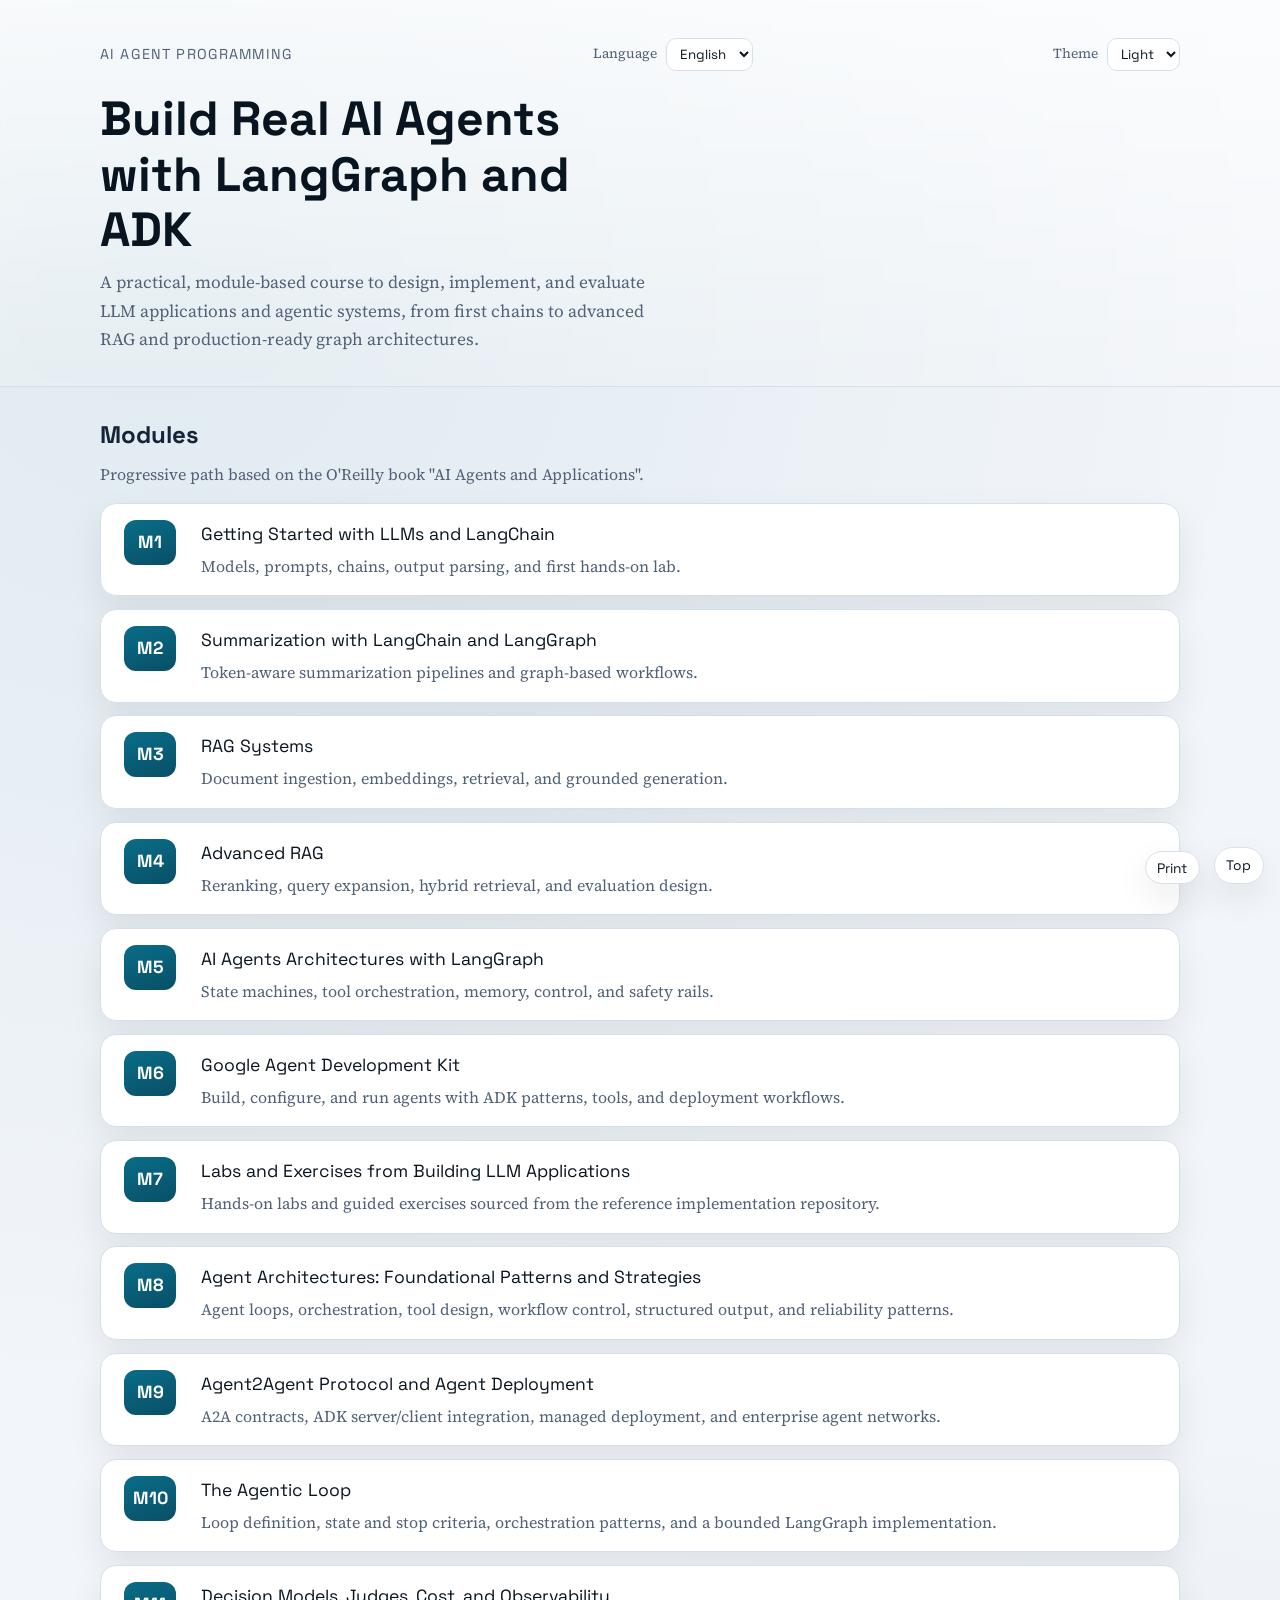
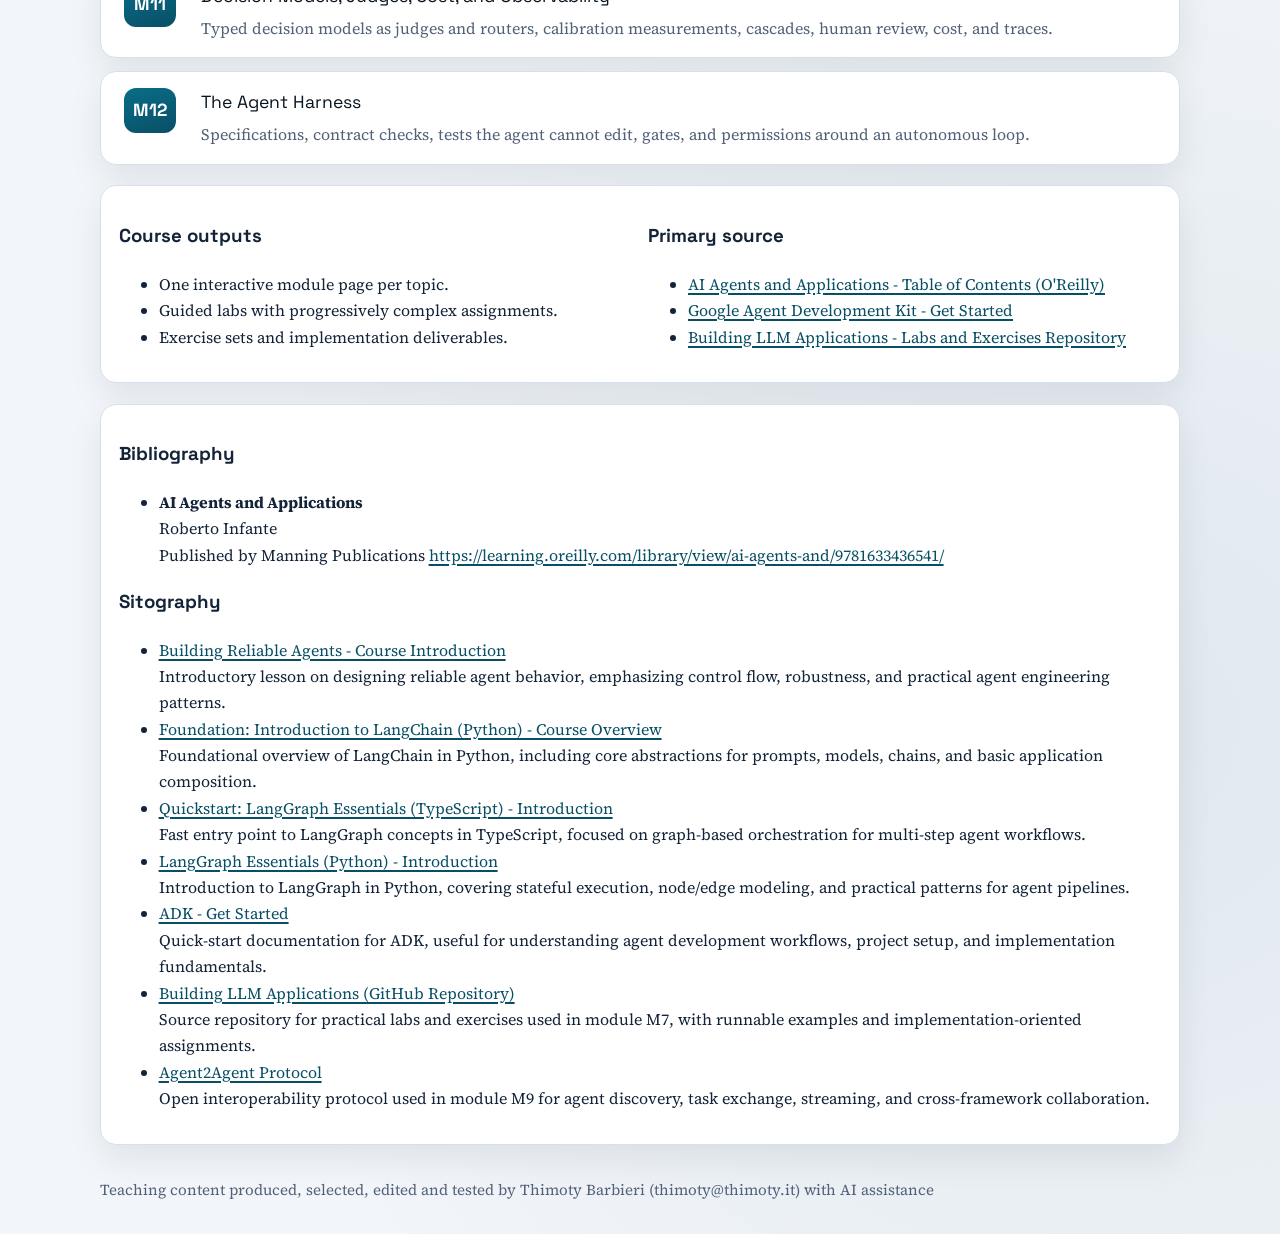
<file: site/index.html>
<!DOCTYPE html>
<html lang="en">
<head>
  <meta charset="utf-8">
  <meta name="viewport" content="width=device-width, initial-scale=1">
  <title>Build Real AI Agents with LangGraph and ADK</title>
  <link rel="preconnect" href="https://fonts.googleapis.com">
  <link rel="preconnect" href="https://fonts.gstatic.com" crossorigin>
  <link href="https://fonts.googleapis.com/css2?family=Space+Grotesk:wght@400;500;700&family=Source+Serif+4:opsz,wght@8..60,400;8..60,600&display=swap" rel="stylesheet">
  <link rel="stylesheet" href="assets/css/site.css">
  <script defer src="assets/js/site.js"></script>
</head>
<body id="top" data-page-lang="en">
  <div id="google_translate_element" class="translate-host" aria-hidden="true"></div>

  <header class="site-header">
    <div class="shell">
      <div class="header-top">
        <p class="site-mark">AI Agent Programming</p>
        <label class="lang-switch" for="lang-select">
          <span>Language</span>
          <select id="lang-select" aria-label="Choose language">
            <option value="en" selected>English</option>
            <option value="it">Italiano</option>
          </select>
        </label>
        <label class="theme-switch" for="theme-select">
          <span>Theme</span>
          <select id="theme-select" aria-label="Choose theme">
            <option value="light" selected>Light</option>
            <option value="dark">Dark</option>
          </select>
        </label>
      </div>
      <section class="hero">
        <h1>Build Real AI Agents with LangGraph and ADK</h1>
        <p class="hero-copy">
          A practical, module-based course to design, implement, and evaluate LLM applications and agentic systems,
          from first chains to advanced RAG and production-ready graph architectures.
        </p>
      </section>
    </div>
  </header>

  <main class="shell" id="main-content">
    <section class="section-head" id="modules">
      <h2>Modules</h2>
      <p class="section-sub">Progressive path based on the O'Reilly book "AI Agents and Applications".</p>
    </section>

    <ul class="agenda-list">
      <li class="agenda-item">
        <a class="agenda-link" href="chapters/chapter-01.html">
          <span class="agenda-number">M1</span>
          <span class="agenda-copy">
            <span class="agenda-text">Getting Started with LLMs and LangChain</span>
            <span class="agenda-teaser">Models, prompts, chains, output parsing, and first hands-on lab.</span>
          </span>
        </a>
      </li>
      <li class="agenda-item">
        <a class="agenda-link" href="chapters/chapter-02.html">
          <span class="agenda-number">M2</span>
          <span class="agenda-copy">
            <span class="agenda-text">Summarization with LangChain and LangGraph</span>
            <span class="agenda-teaser">Token-aware summarization pipelines and graph-based workflows.</span>
          </span>
        </a>
      </li>
      <li class="agenda-item">
        <a class="agenda-link" href="chapters/chapter-03.html">
          <span class="agenda-number">M3</span>
          <span class="agenda-copy">
            <span class="agenda-text">RAG Systems</span>
            <span class="agenda-teaser">Document ingestion, embeddings, retrieval, and grounded generation.</span>
          </span>
        </a>
      </li>
      <li class="agenda-item">
        <a class="agenda-link" href="chapters/chapter-04.html">
          <span class="agenda-number">M4</span>
          <span class="agenda-copy">
            <span class="agenda-text">Advanced RAG</span>
            <span class="agenda-teaser">Reranking, query expansion, hybrid retrieval, and evaluation design.</span>
          </span>
        </a>
      </li>
      <li class="agenda-item">
        <a class="agenda-link" href="chapters/chapter-05.html">
          <span class="agenda-number">M5</span>
          <span class="agenda-copy">
            <span class="agenda-text">AI Agents Architectures with LangGraph</span>
            <span class="agenda-teaser">State machines, tool orchestration, memory, control, and safety rails.</span>
          </span>
        </a>
      </li>
      <li class="agenda-item">
        <a class="agenda-link" href="chapters/chapter-06.html">
          <span class="agenda-number">M6</span>
          <span class="agenda-copy">
            <span class="agenda-text">Google Agent Development Kit</span>
            <span class="agenda-teaser">Build, configure, and run agents with ADK patterns, tools, and deployment workflows.</span>
          </span>
        </a>
      </li>
      <li class="agenda-item">
        <a class="agenda-link" href="chapters/chapter-07.html">
          <span class="agenda-number">M7</span>
          <span class="agenda-copy">
            <span class="agenda-text">Labs and Exercises from Building LLM Applications</span>
            <span class="agenda-teaser">Hands-on labs and guided exercises sourced from the reference implementation repository.</span>
          </span>
        </a>
      </li>
      <li class="agenda-item">
        <a class="agenda-link" href="chapters/chapter-08.html">
          <span class="agenda-number">M8</span>
          <span class="agenda-copy">
            <span class="agenda-text">Agent Architectures: Foundational Patterns and Strategies</span>
            <span class="agenda-teaser">Agent loops, orchestration, tool design, workflow control, structured output, and reliability patterns.</span>
          </span>
        </a>
      </li>
      <li class="agenda-item">
        <a class="agenda-link" href="chapters/chapter-09.html">
          <span class="agenda-number">M9</span>
          <span class="agenda-copy">
            <span class="agenda-text">Agent2Agent Protocol and Agent Deployment</span>
            <span class="agenda-teaser">A2A contracts, ADK server/client integration, managed deployment, and enterprise agent networks.</span>
          </span>
        </a>
      </li>
      <li class="agenda-item">
        <a class="agenda-link" href="chapters/chapter-10.html">
          <span class="agenda-number">M10</span>
          <span class="agenda-copy">
            <span class="agenda-text">The Agentic Loop</span>
            <span class="agenda-teaser">Loop definition, state and stop criteria, orchestration patterns, and a bounded LangGraph implementation.</span>
          </span>
        </a>
      </li>
      <li class="agenda-item">
        <a class="agenda-link" href="chapters/chapter-11.html">
          <span class="agenda-number">M11</span>
          <span class="agenda-copy">
            <span class="agenda-text">Decision Models, Judges, Cost, and Observability</span>
            <span class="agenda-teaser">Typed decision models as judges and routers, calibration measurements, cascades, human review, cost, and traces.</span>
          </span>
        </a>
      </li>
      <li class="agenda-item">
        <a class="agenda-link" href="chapters/chapter-12.html">
          <span class="agenda-number">M12</span>
          <span class="agenda-copy">
            <span class="agenda-text">The Agent Harness</span>
            <span class="agenda-teaser">Specifications, contract checks, tests the agent cannot edit, gates, and permissions around an autonomous loop.</span>
          </span>
        </a>
      </li>
    </ul>

    <section class="panel split-panel" id="labs">
      <article>
        <h3>Course outputs</h3>
        <ul>
          <li>One interactive module page per topic.</li>
          <li>Guided labs with progressively complex assignments.</li>
          <li>Exercise sets and implementation deliverables.</li>
        </ul>
      </article>
      <article>
        <h3>Primary source</h3>
        <ul>
          <li>
            <a href="https://learning.oreilly.com/library/view/ai-agents-and/9781633436541/Text/contents.html" target="_blank" rel="noopener noreferrer">
              AI Agents and Applications - Table of Contents (O'Reilly)
            </a>
          </li>
          <li>
            <a href="https://adk.dev/get-started/" target="_blank" rel="noopener noreferrer">
              Google Agent Development Kit - Get Started
            </a>
          </li>
          <li>
            <a href="https://github.com/thimotyb/building-llm-applications.git" target="_blank" rel="noopener noreferrer">
              Building LLM Applications - Labs and Exercises Repository
            </a>
          </li>
        </ul>
      </article>
    </section>

    <section class="panel" id="references">
      <h3>Bibliography</h3>
      <ul>
        <li>
          <strong>AI Agents and Applications</strong><br>
          Roberto Infante<br>
          Published by Manning Publications
          <a href="https://learning.oreilly.com/library/view/ai-agents-and/9781633436541/" target="_blank" rel="noopener noreferrer">https://learning.oreilly.com/library/view/ai-agents-and/9781633436541/</a>
        </li>
      </ul>

      <h3>Sitography</h3>
      <ul>
        <li>
          <a href="https://academy.langchain.com/courses/take/building-reliable-agents/lessons/72897077-course-introduction" target="_blank" rel="noopener noreferrer">
            Building Reliable Agents - Course Introduction
          </a><br>
          Introductory lesson on designing reliable agent behavior, emphasizing control flow, robustness, and practical agent engineering patterns.
        </li>
        <li>
          <a href="https://academy.langchain.com/courses/take/foundation-introduction-to-langchain-python/lessons/71234843-course-overview" target="_blank" rel="noopener noreferrer">
            Foundation: Introduction to LangChain (Python) - Course Overview
          </a><br>
          Foundational overview of LangChain in Python, including core abstractions for prompts, models, chains, and basic application composition.
        </li>
        <li>
          <a href="https://academy.langchain.com/courses/take/quickstart-langgraph-essentials-typescript/lessons/69449731-introduction" target="_blank" rel="noopener noreferrer">
            Quickstart: LangGraph Essentials (TypeScript) - Introduction
          </a><br>
          Fast entry point to LangGraph concepts in TypeScript, focused on graph-based orchestration for multi-step agent workflows.
        </li>
        <li>
          <a href="https://academy.langchain.com/courses/take/langgraph-essentials-python/lessons/69419153-introduction" target="_blank" rel="noopener noreferrer">
            LangGraph Essentials (Python) - Introduction
          </a><br>
          Introduction to LangGraph in Python, covering stateful execution, node/edge modeling, and practical patterns for agent pipelines.
        </li>
        <li>
          <a href="https://adk.dev/get-started/" target="_blank" rel="noopener noreferrer">
            ADK - Get Started
          </a><br>
          Quick-start documentation for ADK, useful for understanding agent development workflows, project setup, and implementation fundamentals.
        </li>
        <li>
          <a href="https://github.com/thimotyb/building-llm-applications.git" target="_blank" rel="noopener noreferrer">
            Building LLM Applications (GitHub Repository)
          </a><br>
          Source repository for practical labs and exercises used in module M7, with runnable examples and implementation-oriented assignments.
        </li>
        <li>
          <a href="https://a2a-protocol.org/latest/" target="_blank" rel="noopener noreferrer">
            Agent2Agent Protocol
          </a><br>
          Open interoperability protocol used in module M9 for agent discovery, task exchange, streaming, and cross-framework collaboration.
        </li>
      </ul>
    </section>
  </main>

  <footer class="shell footer-note">
    Teaching content produced, selected, edited and tested by Thimoty Barbieri (thimoty@thimoty.it) with AI assistance
  </footer>

  <script src="//translate.google.com/translate_a/element.js?cb=googleTranslateElementInit"></script>
</body>
</html>
</file>
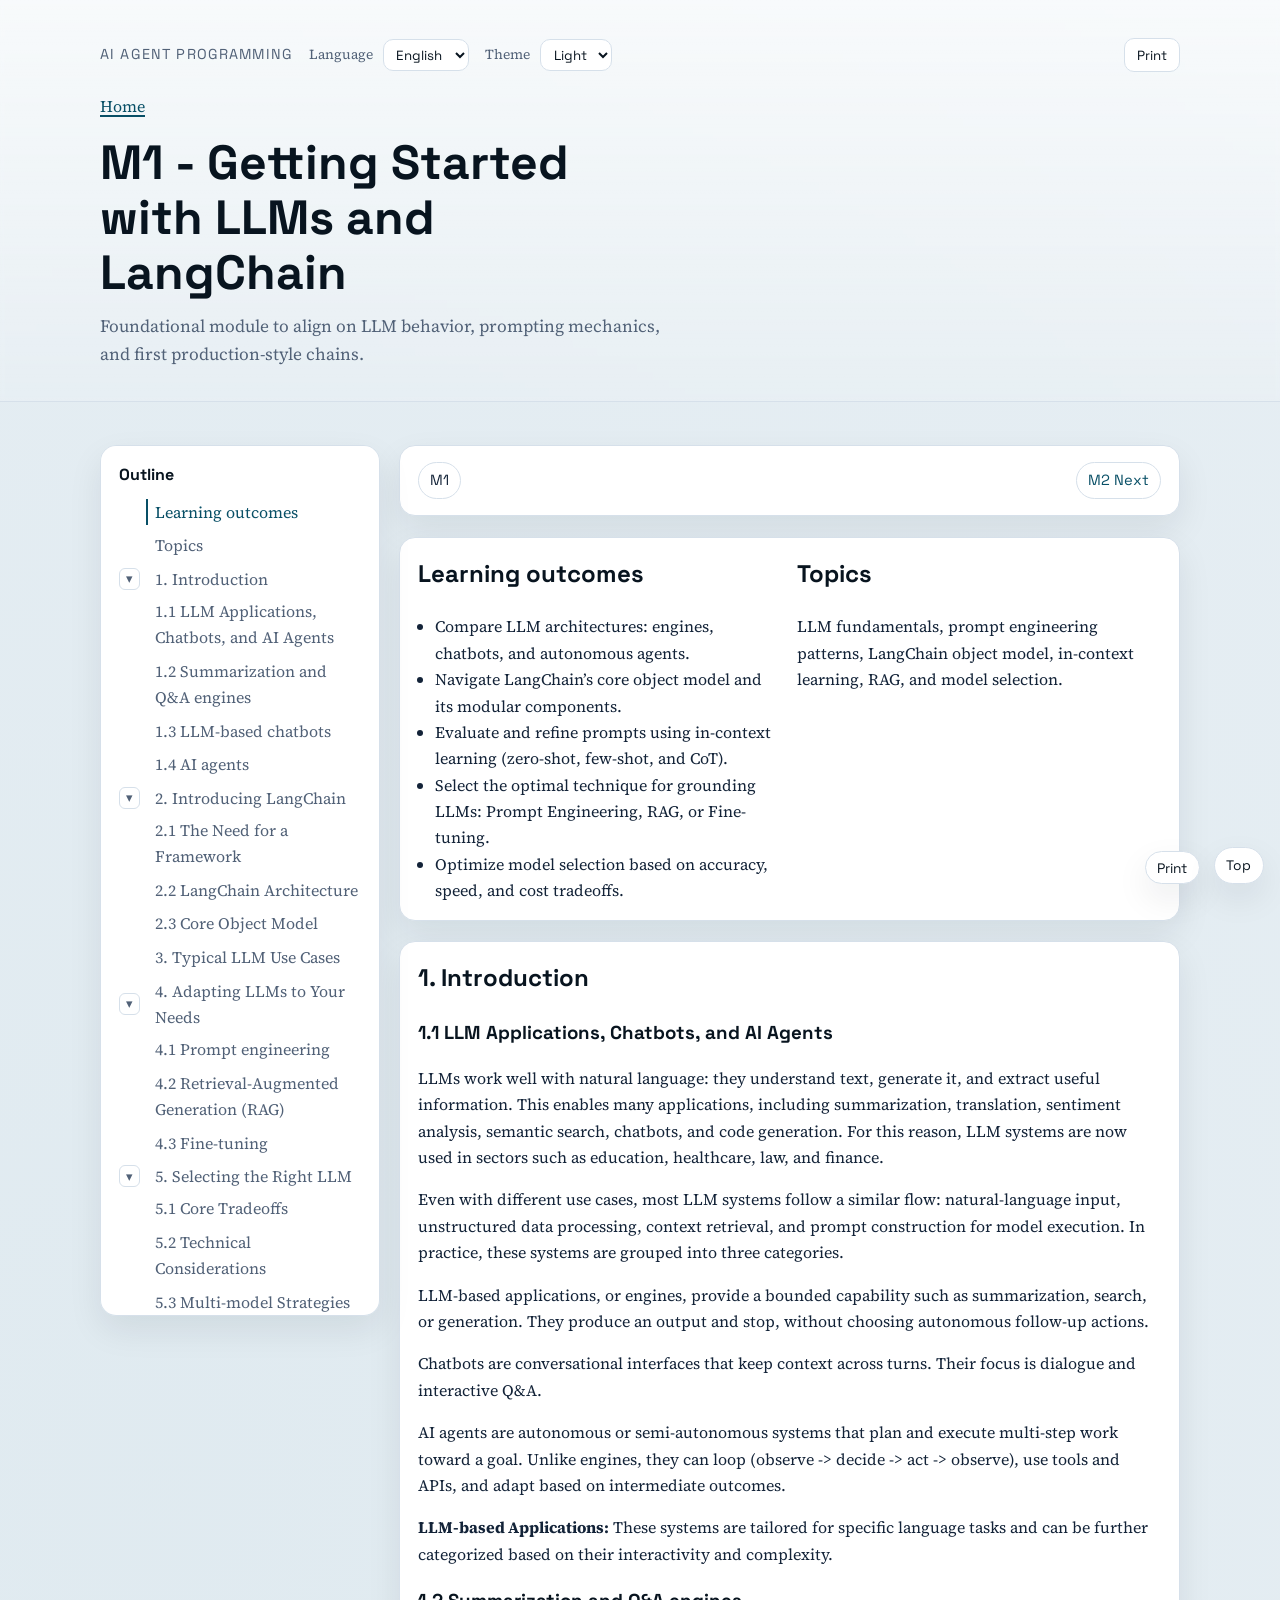
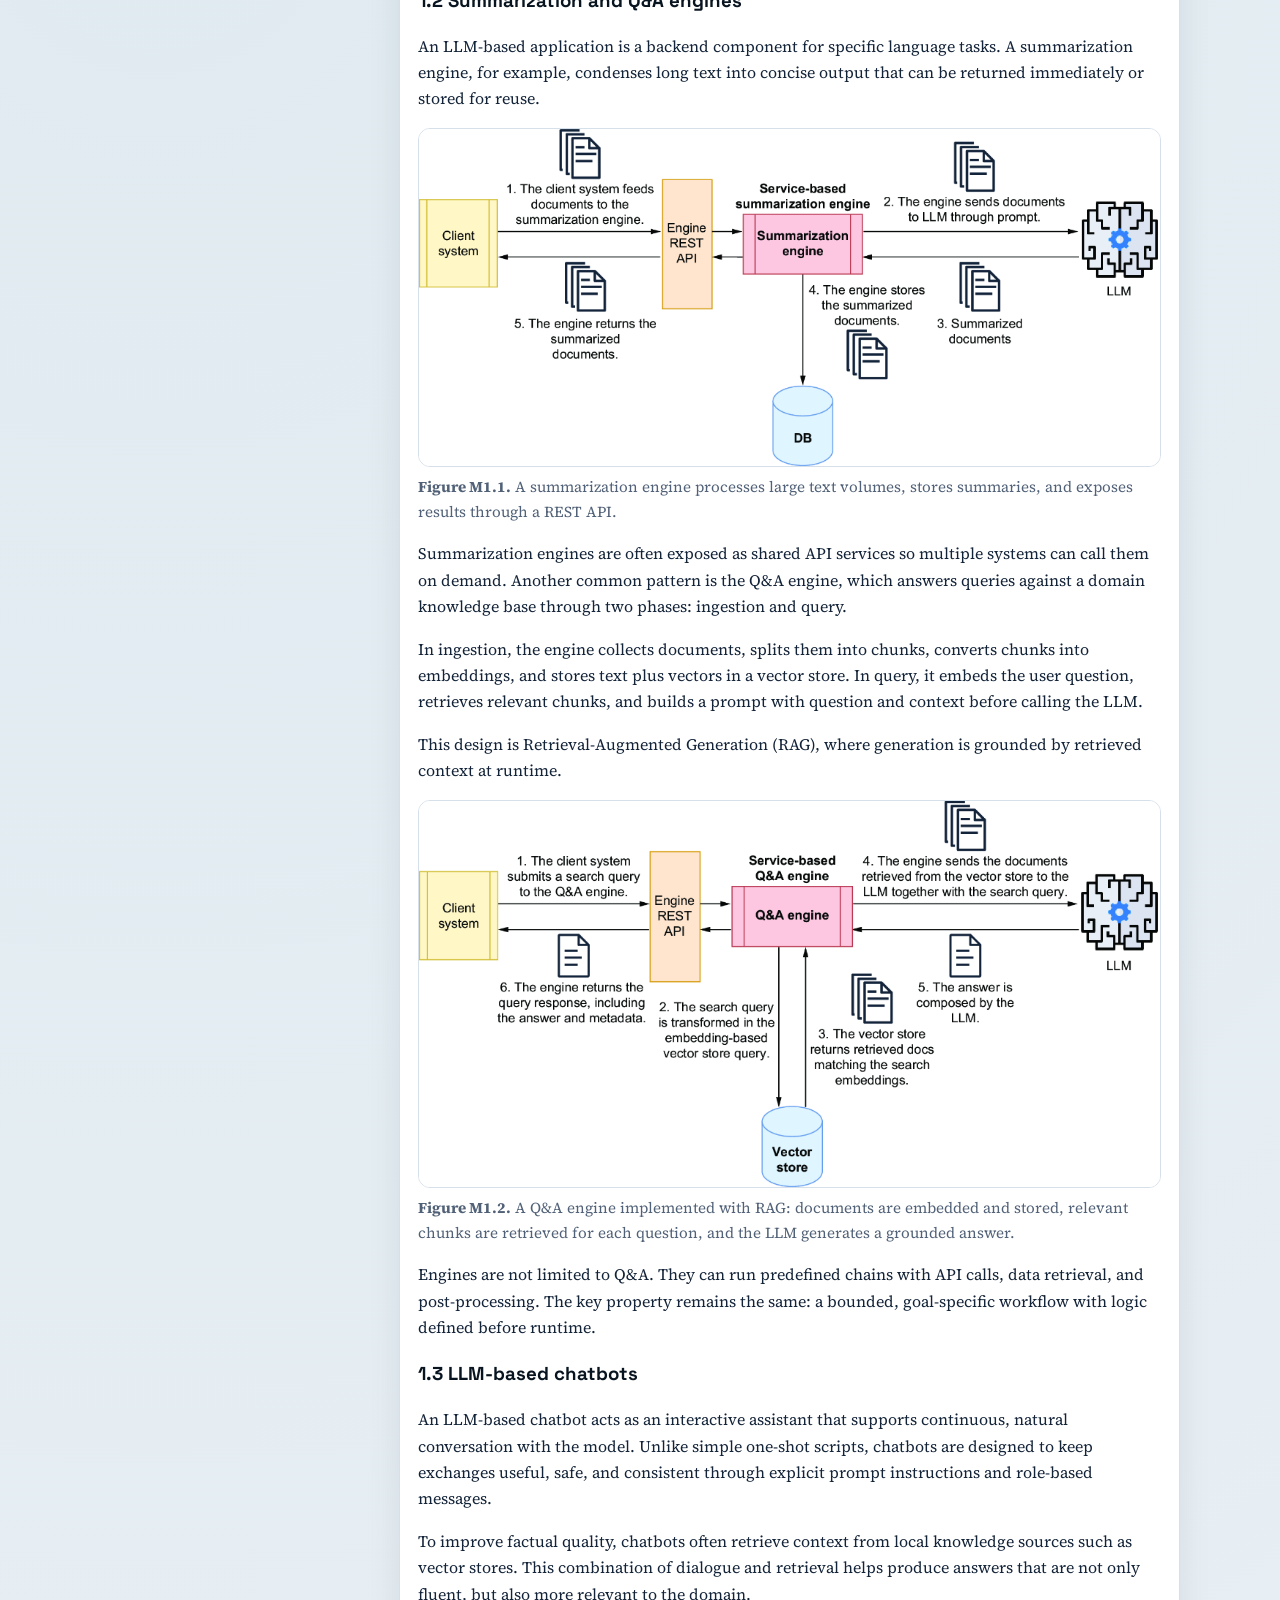
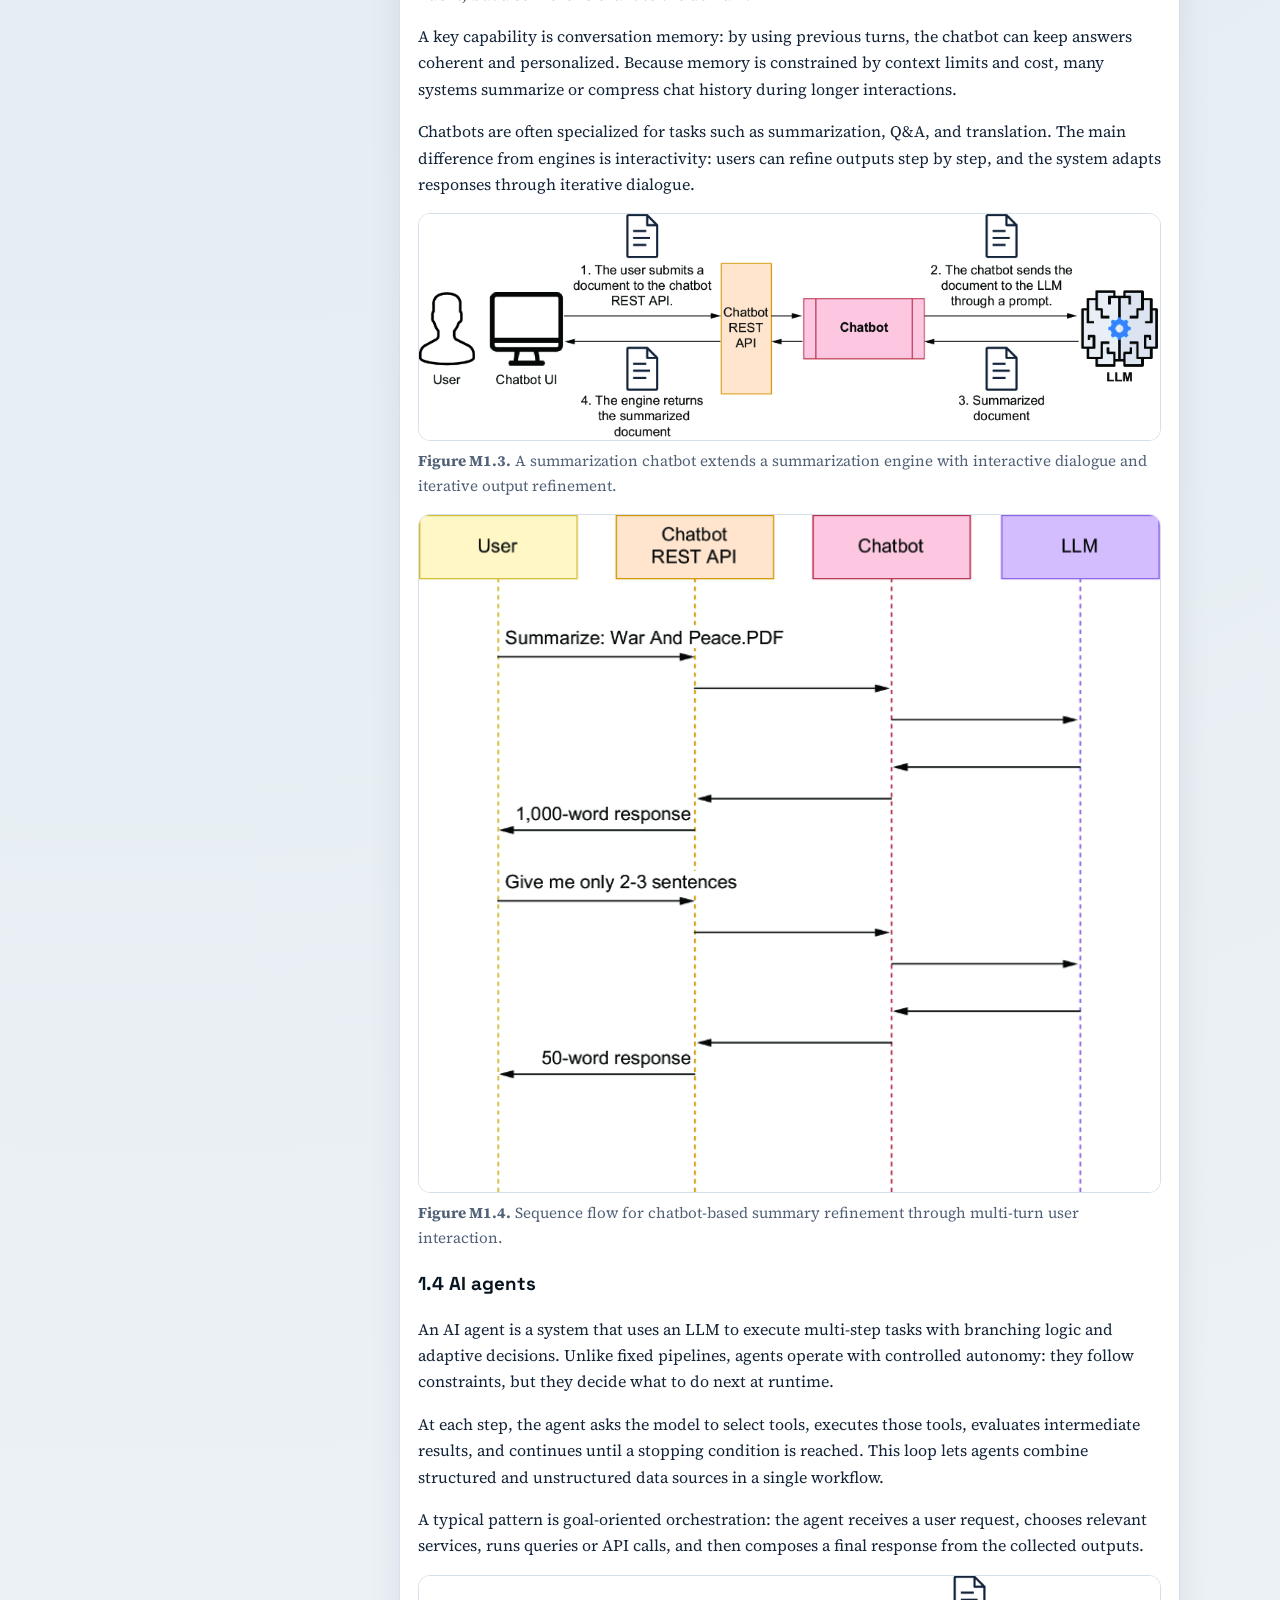
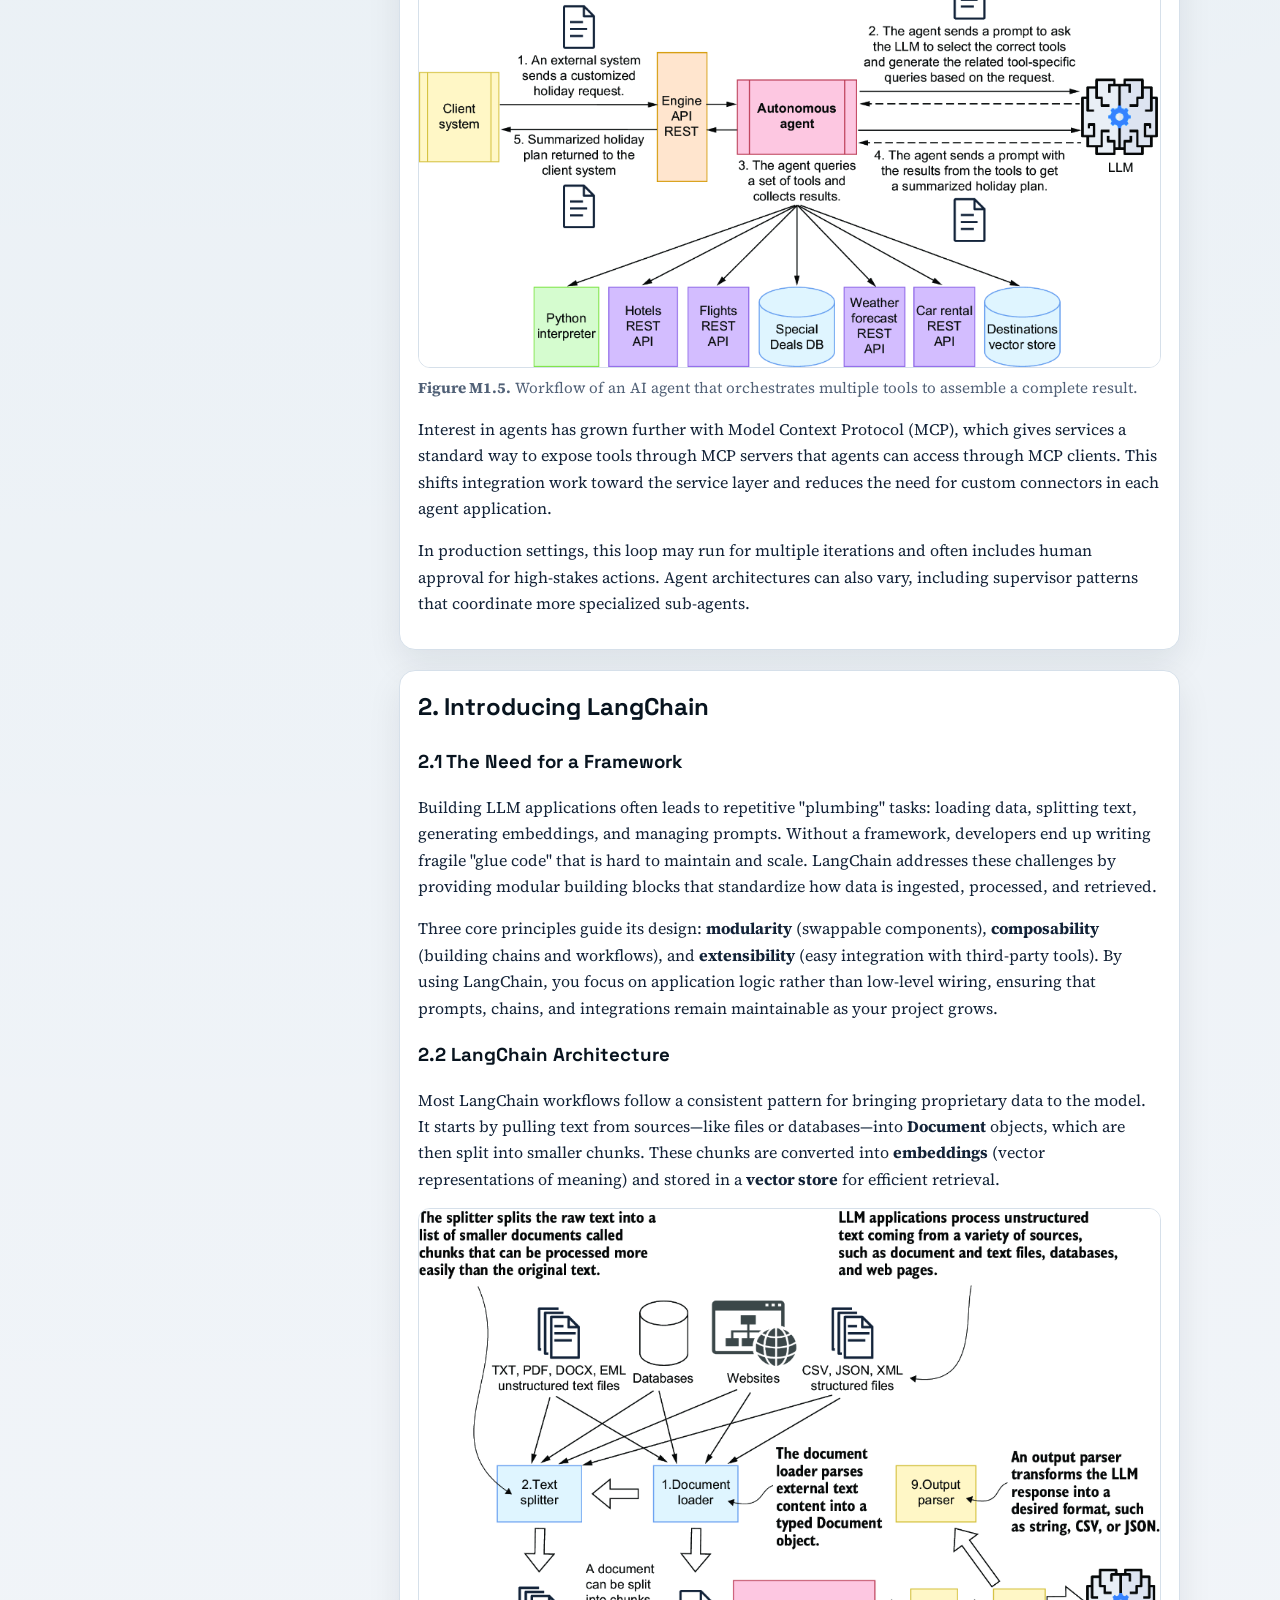
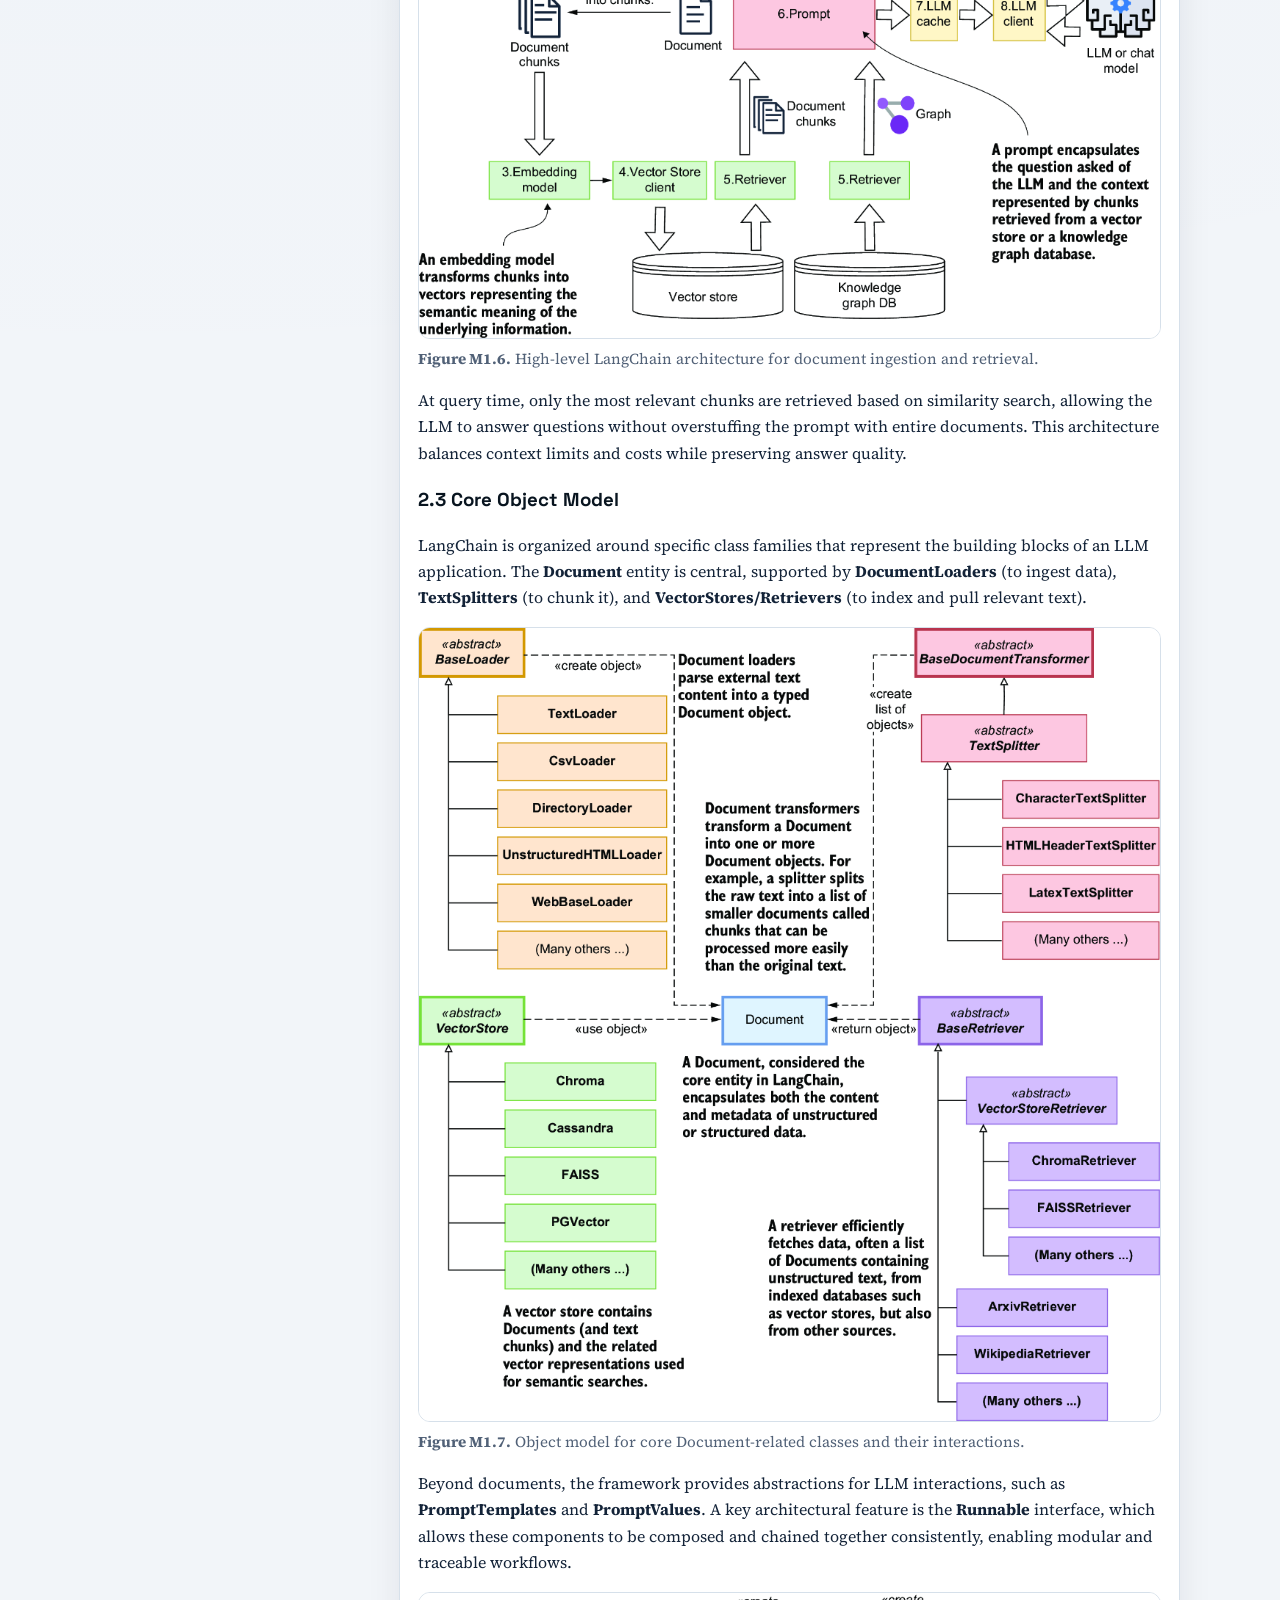
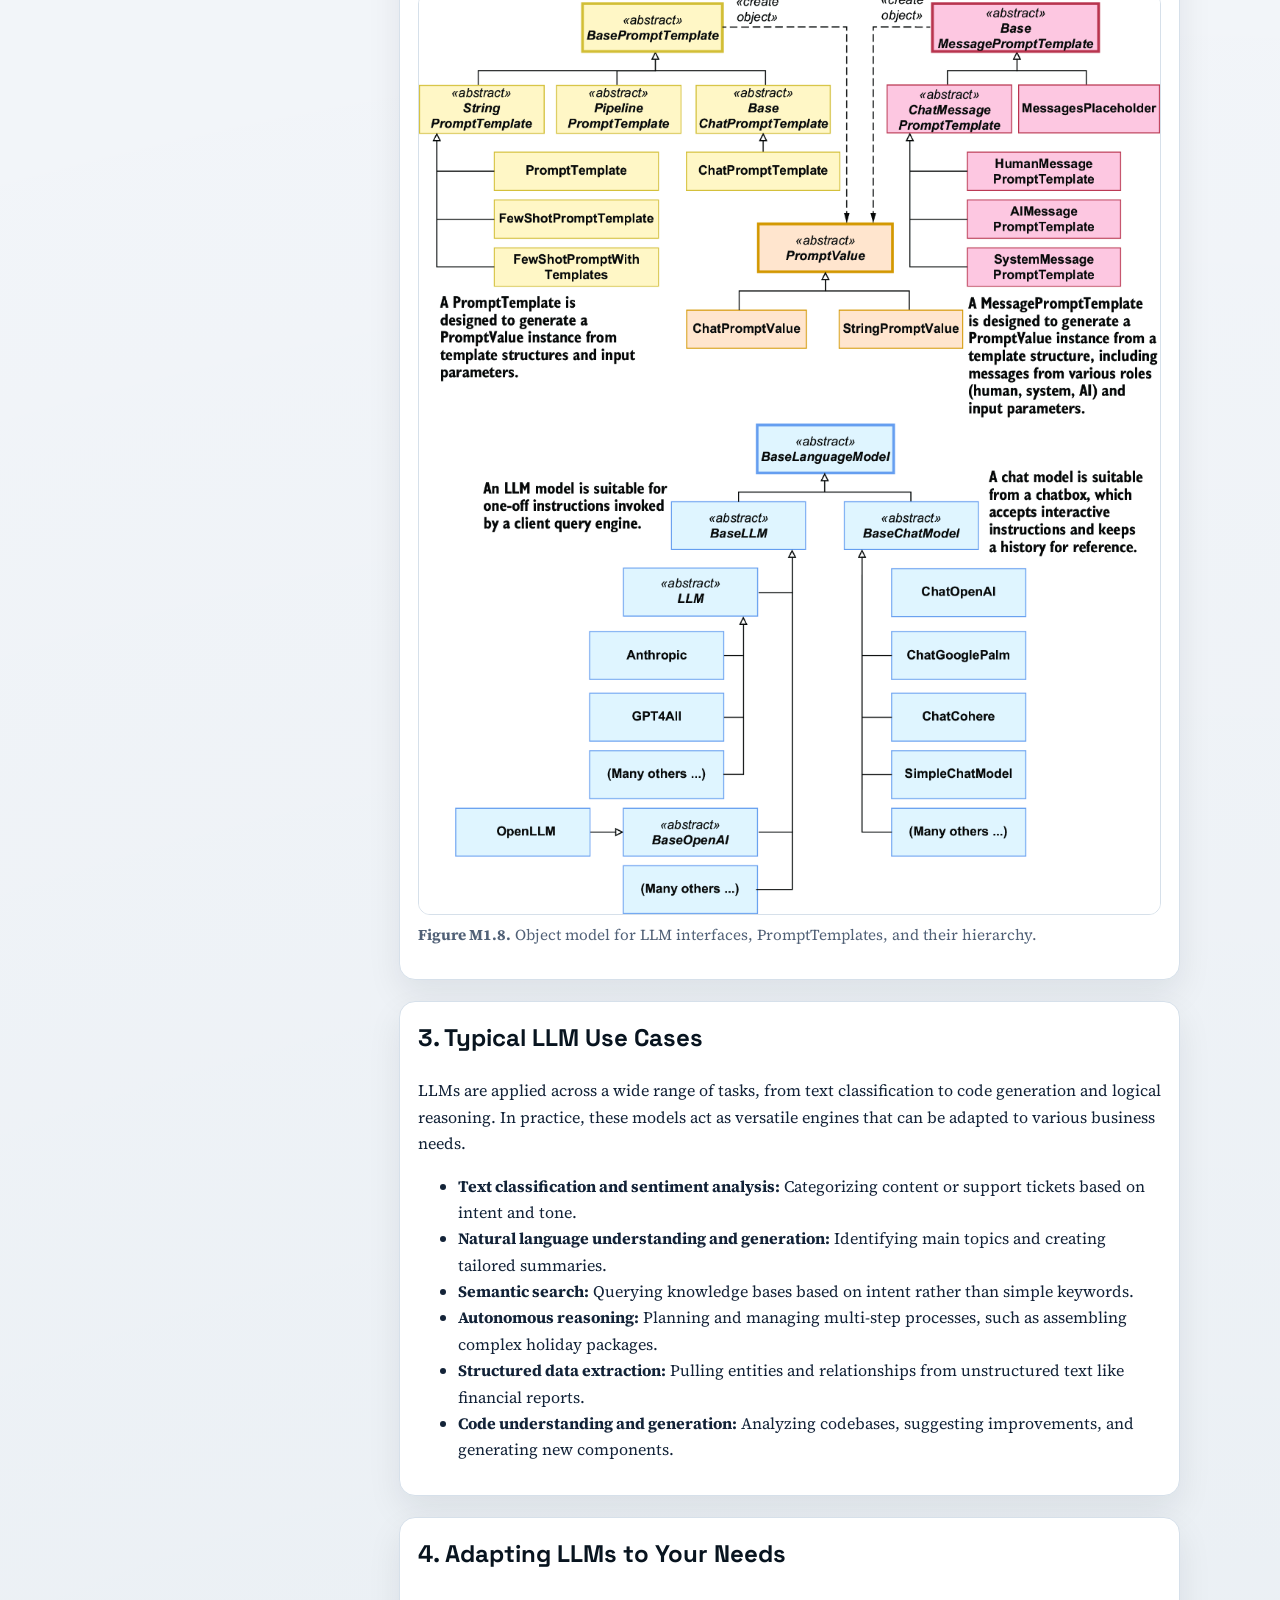
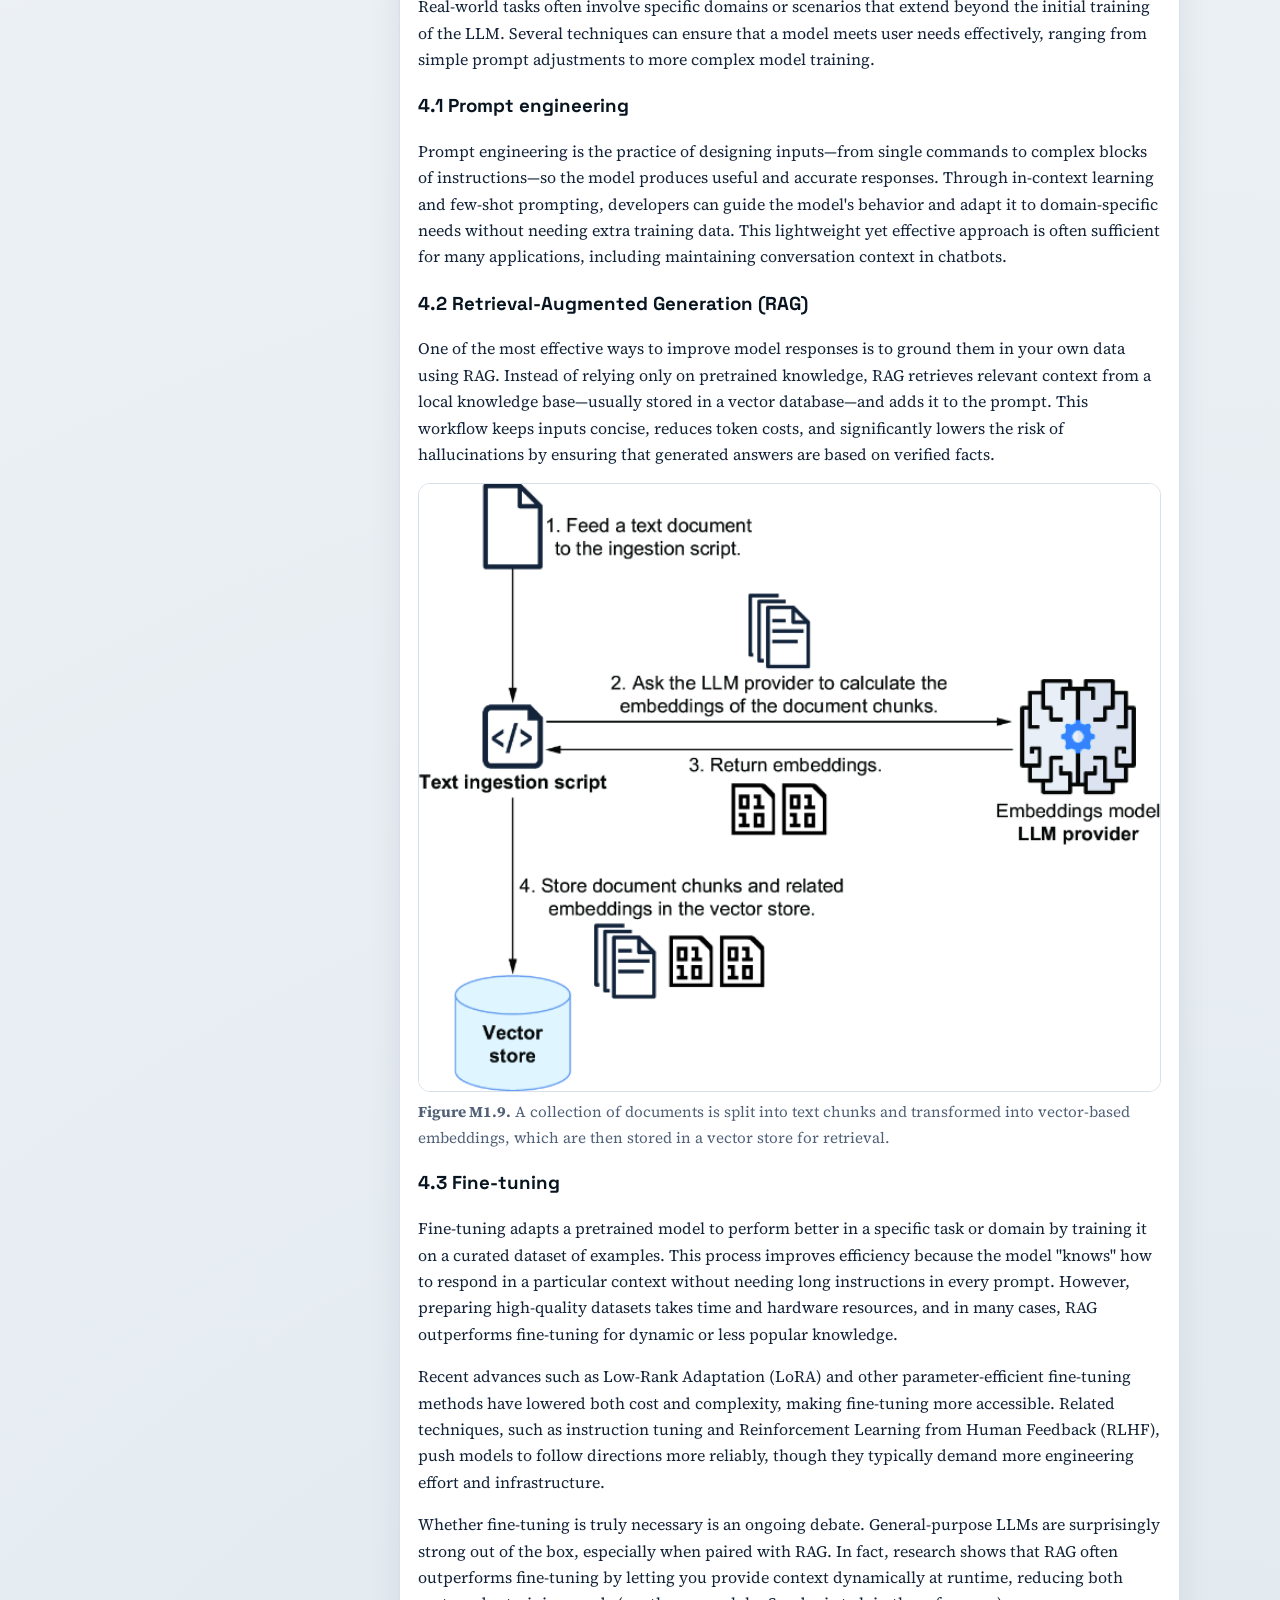
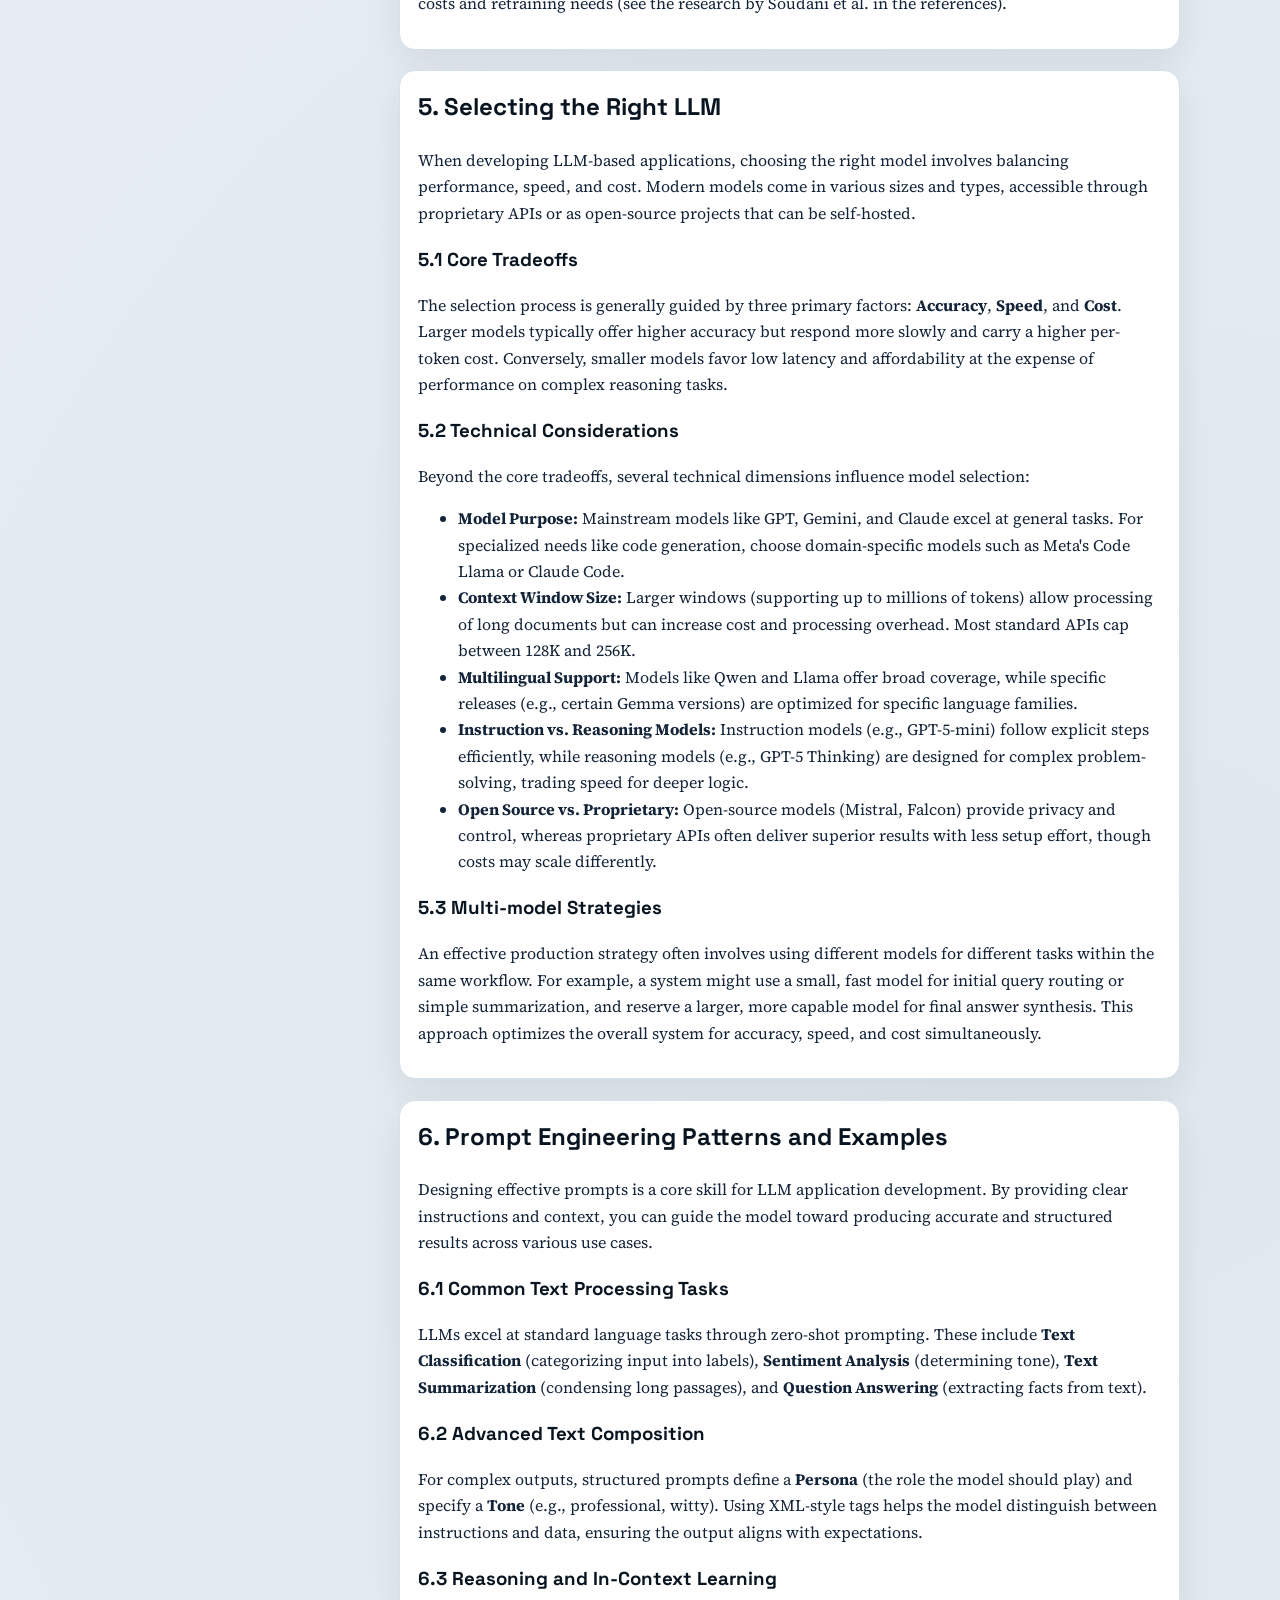
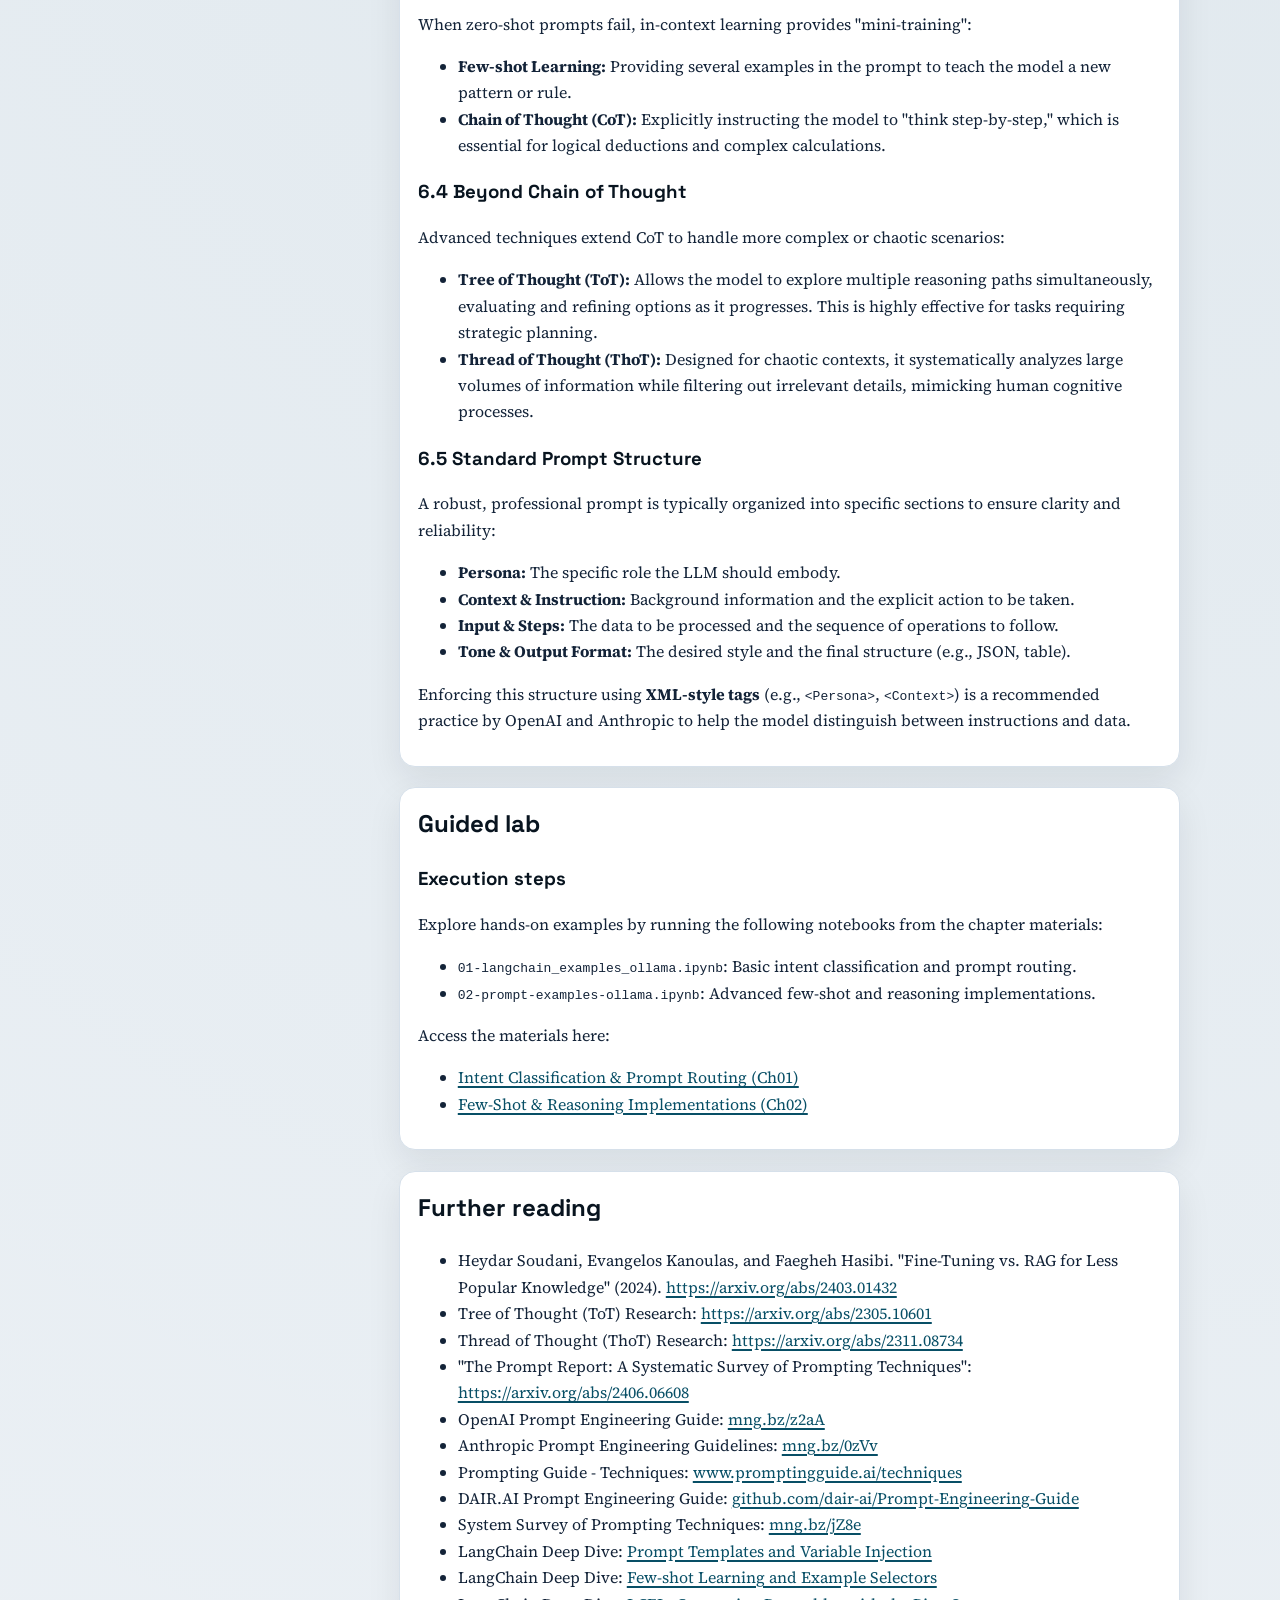
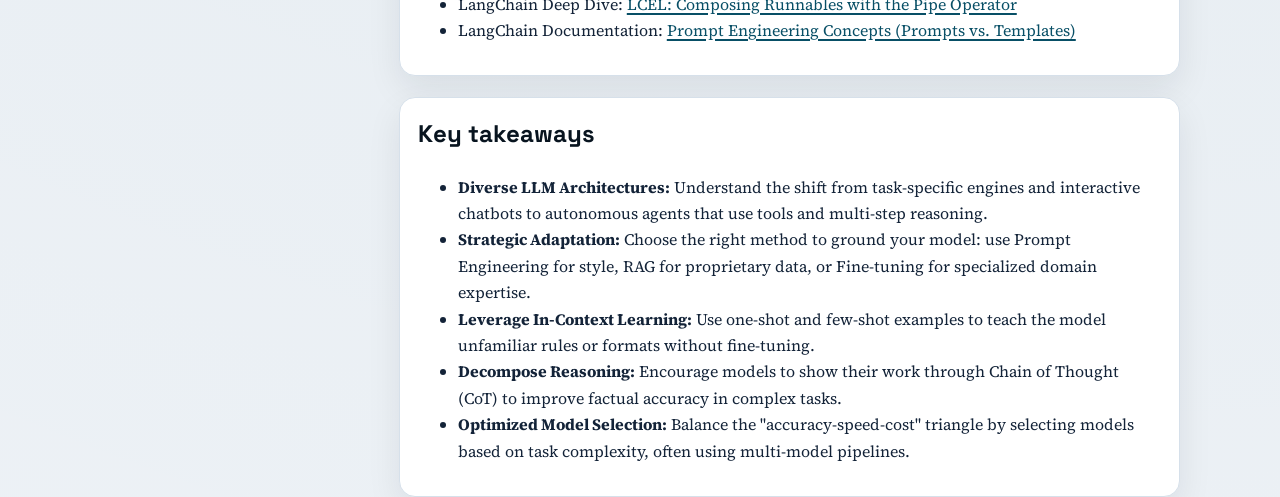
<file: site/chapters/chapter-01.html>
<!DOCTYPE html>
<html lang="en">
<head>
  <meta charset="utf-8">
  <meta name="viewport" content="width=device-width, initial-scale=1">
  <title>M1 - Getting Started with LLMs and LangChain</title>
  <link rel="preconnect" href="https://fonts.googleapis.com">
  <link rel="preconnect" href="https://fonts.gstatic.com" crossorigin>
  <link href="https://fonts.googleapis.com/css2?family=Space+Grotesk:wght@400;500;700&family=Source+Serif+4:opsz,wght@8..60,400;8..60,600&display=swap" rel="stylesheet">
  <link rel="stylesheet" href="../assets/css/site.css">
  <script defer src="../assets/js/site.js"></script>
</head>
<body id="top" data-page-lang="en">
  <div id="google_translate_element" class="translate-host" aria-hidden="true"></div>

  <header class="site-header">
    <div class="shell">
      <section class="hero">
        <p><a href="../index.html">Home</a></p>
        <h1>M1 - Getting Started with LLMs and LangChain</h1>
        <p class="hero-copy">Foundational module to align on LLM behavior, prompting mechanics, and first production-style chains.</p>
      </section>
    </div>
  </header>

  <main class="shell module-layout">
    <aside class="panel outline-panel" aria-label="Module outline">
      <h2 class="outline-title">Outline</h2>
      <nav id="outline-nav"></nav>
    </aside>

    <article class="module-main">
      <section class="panel">
        <nav class="module-nav" aria-label="Module navigation">
          <span>M1</span>
          <a href="chapter-02.html">M2 Next</a>
        </nav>
      </section>

      <section class="panel info-grid">
        <div>
          <h2>Learning outcomes</h2>
          <ul>
            <li>Compare LLM architectures: engines, chatbots, and autonomous agents.</li>
            <li>Navigate LangChain’s core object model and its modular components.</li>
            <li>Evaluate and refine prompts using in-context learning (zero-shot, few-shot, and CoT).</li>
            <li>Select the optimal technique for grounding LLMs: Prompt Engineering, RAG, or Fine-tuning.</li>
            <li>Optimize model selection based on accuracy, speed, and cost tradeoffs.</li>
          </ul>
        </div>
        <div>
          <h2>Topics</h2>
          <p>LLM fundamentals, prompt engineering patterns, LangChain object model, in-context learning, RAG, and model selection.</p>
        </div>
      </section>

      <section class="panel">
        <h2>1. Introduction</h2>
        <h3>1.1 LLM Applications, Chatbots, and AI Agents</h3>
        <p>LLMs work well with natural language: they understand text, generate it, and extract useful information. This enables many applications, including summarization, translation, sentiment analysis, semantic search, chatbots, and code generation. For this reason, LLM systems are now used in sectors such as education, healthcare, law, and finance.</p>
        <p>Even with different use cases, most LLM systems follow a similar flow: natural-language input, unstructured data processing, context retrieval, and prompt construction for model execution. In practice, these systems are grouped into three categories.</p>
        <p>LLM-based applications, or engines, provide a bounded capability such as summarization, search, or generation. They produce an output and stop, without choosing autonomous follow-up actions.</p>
        <p>Chatbots are conversational interfaces that keep context across turns. Their focus is dialogue and interactive Q&amp;A.</p>
        <p>AI agents are autonomous or semi-autonomous systems that plan and execute multi-step work toward a goal. Unlike engines, they can loop (observe -&gt; decide -&gt; act -&gt; observe), use tools and APIs, and adapt based on intermediate outcomes.</p>
        
        <p><strong>LLM-based Applications:</strong> These systems are tailored for specific language tasks and can be further categorized based on their interactivity and complexity.</p>
        
        <h3>1.2 Summarization and Q&amp;A engines</h3>
        <p>An LLM-based application is a backend component for specific language tasks. A summarization engine, for example, condenses long text into concise output that can be returned immediately or stored for reuse.</p>
        <figure class="module-figure" data-zoomable>
          <img src="../assets/images/m1-figure-1-1-summarization-engine.png" alt="Architecture of a summarization engine that receives long text, generates summaries, and exposes results through a REST API.">
          <figcaption><strong>Figure M1.1.</strong> A summarization engine processes large text volumes, stores summaries, and exposes results through a REST API.</figcaption>
        </figure>
        <p>Summarization engines are often exposed as shared API services so multiple systems can call them on demand. Another common pattern is the Q&amp;A engine, which answers queries against a domain knowledge base through two phases: ingestion and query.</p>
        <p>In ingestion, the engine collects documents, splits them into chunks, converts chunks into embeddings, and stores text plus vectors in a vector store. In query, it embeds the user question, retrieves relevant chunks, and builds a prompt with question and context before calling the LLM.</p>
        <p>This design is Retrieval-Augmented Generation (RAG), where generation is grounded by retrieved context at runtime.</p>
        <figure class="module-figure" data-zoomable>
          <img src="../assets/images/m1-figure-1-2-qa-engine-rag.png" alt="RAG-based Q and A engine workflow with ingestion, vector storage, retrieval, and grounded answer generation.">
          <figcaption><strong>Figure M1.2.</strong> A Q&amp;A engine implemented with RAG: documents are embedded and stored, relevant chunks are retrieved for each question, and the LLM generates a grounded answer.</figcaption>
        </figure>
        <p>Engines are not limited to Q&amp;A. They can run predefined chains with API calls, data retrieval, and post-processing. The key property remains the same: a bounded, goal-specific workflow with logic defined before runtime.</p>
        
        <h3>1.3 LLM-based chatbots</h3>
        <p>An LLM-based chatbot acts as an interactive assistant that supports continuous, natural conversation with the model. Unlike simple one-shot scripts, chatbots are designed to keep exchanges useful, safe, and consistent through explicit prompt instructions and role-based messages.</p>
        <p>To improve factual quality, chatbots often retrieve context from local knowledge sources such as vector stores. This combination of dialogue and retrieval helps produce answers that are not only fluent, but also more relevant to the domain.</p>
        <p>A key capability is conversation memory: by using previous turns, the chatbot can keep answers coherent and personalized. Because memory is constrained by context limits and cost, many systems summarize or compress chat history during longer interactions.</p>
        <p>Chatbots are often specialized for tasks such as summarization, Q&amp;A, and translation. The main difference from engines is interactivity: users can refine outputs step by step, and the system adapts responses through iterative dialogue.</p>
        <figure class="module-figure" data-zoomable>
          <img src="../assets/images/m1-figure-1-3-summarization-chatbot.png" alt="Summarization chatbot architecture with interactive user loop and context-aware response refinement.">
          <figcaption><strong>Figure M1.3.</strong> A summarization chatbot extends a summarization engine with interactive dialogue and iterative output refinement.</figcaption>
        </figure>
        <figure class="module-figure" data-zoomable>
          <img src="../assets/images/m1-figure-1-4-chatbot-sequence.png" alt="Sequence diagram of user and chatbot interactions for iterative summary refinement.">
          <figcaption><strong>Figure M1.4.</strong> Sequence flow for chatbot-based summary refinement through multi-turn user interaction.</figcaption>
        </figure>
        
        <h3>1.4 AI agents</h3>
        <p>An AI agent is a system that uses an LLM to execute multi-step tasks with branching logic and adaptive decisions. Unlike fixed pipelines, agents operate with controlled autonomy: they follow constraints, but they decide what to do next at runtime.</p>
        <p>At each step, the agent asks the model to select tools, executes those tools, evaluates intermediate results, and continues until a stopping condition is reached. This loop lets agents combine structured and unstructured data sources in a single workflow.</p>
        <p>A typical pattern is goal-oriented orchestration: the agent receives a user request, chooses relevant services, runs queries or API calls, and then composes a final response from the collected outputs.</p>
        <figure class="module-figure" data-zoomable>
          <img src="../assets/images/m1-figure-1-5-ai-agent-workflow.png" alt="Workflow of an AI agent selecting tools, executing calls, iterating on results, and producing a final response.">
          <figcaption><strong>Figure M1.5.</strong> Workflow of an AI agent that orchestrates multiple tools to assemble a complete result.</figcaption>
        </figure>
        <p>Interest in agents has grown further with Model Context Protocol (MCP), which gives services a standard way to expose tools through MCP servers that agents can access through MCP clients. This shifts integration work toward the service layer and reduces the need for custom connectors in each agent application.</p>
        <p>In production settings, this loop may run for multiple iterations and often includes human approval for high-stakes actions. Agent architectures can also vary, including supervisor patterns that coordinate more specialized sub-agents.</p>
      </section>

      <section class="panel">
        <h2>2. Introducing LangChain</h2>
        <h3>2.1 The Need for a Framework</h3>
        <p>Building LLM applications often leads to repetitive "plumbing" tasks: loading data, splitting text, generating embeddings, and managing prompts. Without a framework, developers end up writing fragile "glue code" that is hard to maintain and scale. LangChain addresses these challenges by providing modular building blocks that standardize how data is ingested, processed, and retrieved.</p>
        <p>Three core principles guide its design: <strong>modularity</strong> (swappable components), <strong>composability</strong> (building chains and workflows), and <strong>extensibility</strong> (easy integration with third-party tools). By using LangChain, you focus on application logic rather than low-level wiring, ensuring that prompts, chains, and integrations remain maintainable as your project grows.</p>
        <h3>2.2 LangChain Architecture</h3>
        <p>Most LangChain workflows follow a consistent pattern for bringing proprietary data to the model. It starts by pulling text from sources—like files or databases—into <strong>Document</strong> objects, which are then split into smaller chunks. These chunks are converted into <strong>embeddings</strong> (vector representations of meaning) and stored in a <strong>vector store</strong> for efficient retrieval.</p>
        <figure class="module-figure" data-zoomable>
          <img src="../assets/images/m1-figure-1-6-langchain-architecture.png" alt="LangChain architecture diagram showing document loading, splitting, embedding, and storage.">
          <figcaption><strong>Figure M1.6.</strong> High-level LangChain architecture for document ingestion and retrieval.</figcaption>
        </figure>
        <p>At query time, only the most relevant chunks are retrieved based on similarity search, allowing the LLM to answer questions without overstuffing the prompt with entire documents. This architecture balances context limits and costs while preserving answer quality.</p>
        <h3>2.3 Core Object Model</h3>
        <p>LangChain is organized around specific class families that represent the building blocks of an LLM application. The <strong>Document</strong> entity is central, supported by <strong>DocumentLoaders</strong> (to ingest data), <strong>TextSplitters</strong> (to chunk it), and <strong>VectorStores/Retrievers</strong> (to index and pull relevant text).</p>
        <figure class="module-figure" data-zoomable>
          <img src="../assets/images/m1-figure-1-7-object-model-document.png" alt="LangChain object model for Document-related classes.">
          <figcaption><strong>Figure M1.7.</strong> Object model for core Document-related classes and their interactions.</figcaption>
        </figure>
        <p>Beyond documents, the framework provides abstractions for LLM interactions, such as <strong>PromptTemplates</strong> and <strong>PromptValues</strong>. A key architectural feature is the <strong>Runnable</strong> interface, which allows these components to be composed and chained together consistently, enabling modular and traceable workflows.</p>
        <figure class="module-figure" data-zoomable>
          <img src="../assets/images/m1-figure-1-8-object-model-llm.png" alt="LangChain object model for LLM and Prompt-related classes.">
          <figcaption><strong>Figure M1.8.</strong> Object model for LLM interfaces, PromptTemplates, and their hierarchy.</figcaption>
        </figure>
      </section>

      <section class="panel">
        <h2>3. Typical LLM Use Cases</h2>
        <p>LLMs are applied across a wide range of tasks, from text classification to code generation and logical reasoning. In practice, these models act as versatile engines that can be adapted to various business needs.</p>
        <ul>
          <li><strong>Text classification and sentiment analysis:</strong> Categorizing content or support tickets based on intent and tone.</li>
          <li><strong>Natural language understanding and generation:</strong> Identifying main topics and creating tailored summaries.</li>
          <li><strong>Semantic search:</strong> Querying knowledge bases based on intent rather than simple keywords.</li>
          <li><strong>Autonomous reasoning:</strong> Planning and managing multi-step processes, such as assembling complex holiday packages.</li>
          <li><strong>Structured data extraction:</strong> Pulling entities and relationships from unstructured text like financial reports.</li>
          <li><strong>Code understanding and generation:</strong> Analyzing codebases, suggesting improvements, and generating new components.</li>
        </ul>
      </section>

      <section class="panel">
        <h2>4. Adapting LLMs to Your Needs</h2>
        <p>Real-world tasks often involve specific domains or scenarios that extend beyond the initial training of the LLM. Several techniques can ensure that a model meets user needs effectively, ranging from simple prompt adjustments to more complex model training.</p>
        <h3>4.1 Prompt engineering</h3>
        <p>Prompt engineering is the practice of designing inputs—from single commands to complex blocks of instructions—so the model produces useful and accurate responses. Through in-context learning and few-shot prompting, developers can guide the model's behavior and adapt it to domain-specific needs without needing extra training data. This lightweight yet effective approach is often sufficient for many applications, including maintaining conversation context in chatbots.</p>
        <h3>4.2 Retrieval-Augmented Generation (RAG)</h3>
        <p>One of the most effective ways to improve model responses is to ground them in your own data using RAG. Instead of relying only on pretrained knowledge, RAG retrieves relevant context from a local knowledge base—usually stored in a vector database—and adds it to the prompt. This workflow keeps inputs concise, reduces token costs, and significantly lowers the risk of hallucinations by ensuring that generated answers are based on verified facts.</p>
        <figure class="module-figure" data-zoomable>
          <img src="../assets/images/m1-figure-1-9-rag-ingestion.png" alt="RAG workflow: documents are split into chunks, converted to embeddings, and stored in a vector store.">
          <figcaption><strong>Figure M1.9.</strong> A collection of documents is split into text chunks and transformed into vector-based embeddings, which are then stored in a vector store for retrieval.</figcaption>
        </figure>
        <h3>4.3 Fine-tuning</h3>
        <p>Fine-tuning adapts a pretrained model to perform better in a specific task or domain by training it on a curated dataset of examples. This process improves efficiency because the model "knows" how to respond in a particular context without needing long instructions in every prompt. However, preparing high-quality datasets takes time and hardware resources, and in many cases, RAG outperforms fine-tuning for dynamic or less popular knowledge.</p>
        <p>Recent advances such as Low-Rank Adaptation (LoRA) and other parameter-efficient fine-tuning methods have lowered both cost and complexity, making fine-tuning more accessible. Related techniques, such as instruction tuning and Reinforcement Learning from Human Feedback (RLHF), push models to follow directions more reliably, though they typically demand more engineering effort and infrastructure.</p>
        <p>Whether fine-tuning is truly necessary is an ongoing debate. General-purpose LLMs are surprisingly strong out of the box, especially when paired with RAG. In fact, research shows that RAG often outperforms fine-tuning by letting you provide context dynamically at runtime, reducing both costs and retraining needs (see the research by Soudani et al. in the references).</p>
      </section>

      <section class="panel">
        <h2>5. Selecting the Right LLM</h2>
        <p>When developing LLM-based applications, choosing the right model involves balancing performance, speed, and cost. Modern models come in various sizes and types, accessible through proprietary APIs or as open-source projects that can be self-hosted.</p>
        <h3>5.1 Core Tradeoffs</h3>
        <p>The selection process is generally guided by three primary factors: <strong>Accuracy</strong>, <strong>Speed</strong>, and <strong>Cost</strong>. Larger models typically offer higher accuracy but respond more slowly and carry a higher per-token cost. Conversely, smaller models favor low latency and affordability at the expense of performance on complex reasoning tasks.</p>
        <h3>5.2 Technical Considerations</h3>
        <p>Beyond the core tradeoffs, several technical dimensions influence model selection:</p>
        <ul>
          <li><strong>Model Purpose:</strong> Mainstream models like GPT, Gemini, and Claude excel at general tasks. For specialized needs like code generation, choose domain-specific models such as Meta's Code Llama or Claude Code.</li>
          <li><strong>Context Window Size:</strong> Larger windows (supporting up to millions of tokens) allow processing of long documents but can increase cost and processing overhead. Most standard APIs cap between 128K and 256K.</li>
          <li><strong>Multilingual Support:</strong> Models like Qwen and Llama offer broad coverage, while specific releases (e.g., certain Gemma versions) are optimized for specific language families.</li>
          <li><strong>Instruction vs. Reasoning Models:</strong> Instruction models (e.g., GPT-5-mini) follow explicit steps efficiently, while reasoning models (e.g., GPT-5 Thinking) are designed for complex problem-solving, trading speed for deeper logic.</li>
          <li><strong>Open Source vs. Proprietary:</strong> Open-source models (Mistral, Falcon) provide privacy and control, whereas proprietary APIs often deliver superior results with less setup effort, though costs may scale differently.</li>
        </ul>
        <h3>5.3 Multi-model Strategies</h3>
        <p>An effective production strategy often involves using different models for different tasks within the same workflow. For example, a system might use a small, fast model for initial query routing or simple summarization, and reserve a larger, more capable model for final answer synthesis. This approach optimizes the overall system for accuracy, speed, and cost simultaneously.</p>
      </section>

      <section class="panel">
        <h2>6. Prompt Engineering Patterns and Examples</h2>
        <p>Designing effective prompts is a core skill for LLM application development. By providing clear instructions and context, you can guide the model toward producing accurate and structured results across various use cases.</p>
        
        <h3>6.1 Common Text Processing Tasks</h3>
        <p>LLMs excel at standard language tasks through zero-shot prompting. These include <strong>Text Classification</strong> (categorizing input into labels), <strong>Sentiment Analysis</strong> (determining tone), <strong>Text Summarization</strong> (condensing long passages), and <strong>Question Answering</strong> (extracting facts from text).</p>

        <h3>6.2 Advanced Text Composition</h3>
        <p>For complex outputs, structured prompts define a <strong>Persona</strong> (the role the model should play) and specify a <strong>Tone</strong> (e.g., professional, witty). Using XML-style tags helps the model distinguish between instructions and data, ensuring the output aligns with expectations.</p>

        <h3>6.3 Reasoning and In-Context Learning</h3>
        <p>When zero-shot prompts fail, in-context learning provides "mini-training":</p>
        <ul>
          <li><strong>Few-shot Learning:</strong> Providing several examples in the prompt to teach the model a new pattern or rule.</li>
          <li><strong>Chain of Thought (CoT):</strong> Explicitly instructing the model to "think step-by-step," which is essential for logical deductions and complex calculations.</li>
        </ul>

        <h3>6.4 Beyond Chain of Thought</h3>
        <p>Advanced techniques extend CoT to handle more complex or chaotic scenarios:</p>
        <ul>
          <li><strong>Tree of Thought (ToT):</strong> Allows the model to explore multiple reasoning paths simultaneously, evaluating and refining options as it progresses. This is highly effective for tasks requiring strategic planning.</li>
          <li><strong>Thread of Thought (ThoT):</strong> Designed for chaotic contexts, it systematically analyzes large volumes of information while filtering out irrelevant details, mimicking human cognitive processes.</li>
        </ul>

        <h3>6.5 Standard Prompt Structure</h3>
        <p>A robust, professional prompt is typically organized into specific sections to ensure clarity and reliability:</p>
        <ul>
          <li><strong>Persona:</strong> The specific role the LLM should embody.</li>
          <li><strong>Context &amp; Instruction:</strong> Background information and the explicit action to be taken.</li>
          <li><strong>Input &amp; Steps:</strong> The data to be processed and the sequence of operations to follow.</li>
          <li><strong>Tone &amp; Output Format:</strong> The desired style and the final structure (e.g., JSON, table).</li>
        </ul>
        <p>Enforcing this structure using <strong>XML-style tags</strong> (e.g., <code>&lt;Persona&gt;</code>, <code>&lt;Context&gt;</code>) is a recommended practice by OpenAI and Anthropic to help the model distinguish between instructions and data.</p>
      </section>

      <section class="panel">
        <h2>Guided lab</h2>
        <h3>Execution steps</h3>
        <p>Explore hands-on examples by running the following notebooks from the chapter materials:</p>
        <ul>
          <li><code>01-langchain_examples_ollama.ipynb</code>: Basic intent classification and prompt routing.</li>
          <li><code>02-prompt-examples-ollama.ipynb</code>: Advanced few-shot and reasoning implementations.</li>
        </ul>
        <p>Access the materials here:</p>
        <ul>
          <li><a href="https://github.com/thimotyb/building-llm-applications/blob/main/ch01/01-langchain_examples_ollama.ipynb" target="_blank" rel="noopener noreferrer">Intent Classification & Prompt Routing (Ch01)</a></li>
          <li><a href="https://github.com/thimotyb/building-llm-applications/blob/main/ch02/02-prompt_examples_ollama.ipynb" target="_blank" rel="noopener noreferrer">Few-Shot & Reasoning Implementations (Ch02)</a></li>
        </ul>
      </section>

      <section class="panel">
        <h2>Further reading</h2>
        <ul>
          <li>Heydar Soudani, Evangelos Kanoulas, and Faegheh Hasibi. "Fine-Tuning vs. RAG for Less Popular Knowledge" (2024). <a href="https://arxiv.org/abs/2403.01432" target="_blank" rel="noopener noreferrer">https://arxiv.org/abs/2403.01432</a></li>
          <li>Tree of Thought (ToT) Research: <a href="https://arxiv.org/abs/2305.10601" target="_blank" rel="noopener noreferrer">https://arxiv.org/abs/2305.10601</a></li>
          <li>Thread of Thought (ThoT) Research: <a href="https://arxiv.org/abs/2311.08734" target="_blank" rel="noopener noreferrer">https://arxiv.org/abs/2311.08734</a></li>
          <li>"The Prompt Report: A Systematic Survey of Prompting Techniques": <a href="https://arxiv.org/abs/2406.06608" target="_blank" rel="noopener noreferrer">https://arxiv.org/abs/2406.06608</a></li>
          <li>OpenAI Prompt Engineering Guide: <a href="https://mng.bz/z2aA" target="_blank" rel="noopener noreferrer">mng.bz/z2aA</a></li>
          <li>Anthropic Prompt Engineering Guidelines: <a href="https://mng.bz/0zVv" target="_blank" rel="noopener noreferrer">mng.bz/0zVv</a></li>
          <li>Prompting Guide - Techniques: <a href="https://www.promptingguide.ai/techniques" target="_blank" rel="noopener noreferrer">www.promptingguide.ai/techniques</a></li>
          <li>DAIR.AI Prompt Engineering Guide: <a href="https://github.com/dair-ai/Prompt-Engineering-Guide" target="_blank" rel="noopener noreferrer">github.com/dair-ai/Prompt-Engineering-Guide</a></li>
          <li>System Survey of Prompting Techniques: <a href="https://mng.bz/jZ8e" target="_blank" rel="noopener noreferrer">mng.bz/jZ8e</a></li>
          <li>LangChain Deep Dive: <a href="https://python.langchain.com/docs/concepts/prompt_templates/" target="_blank" rel="noopener noreferrer">Prompt Templates and Variable Injection</a></li>
          <li>LangChain Deep Dive: <a href="https://python.langchain.com/docs/how_to/few_shot_examples/" target="_blank" rel="noopener noreferrer">Few-shot Learning and Example Selectors</a></li>
          <li>LangChain Deep Dive: <a href="https://python.langchain.com/docs/concepts/lcel/" target="_blank" rel="noopener noreferrer">LCEL: Composing Runnables with the Pipe Operator</a></li>
          <li>LangChain Documentation: <a href="https://docs.langchain.com/langsmith/prompt-engineering-concepts#prompts-vs-prompt-templates" target="_blank" rel="noopener noreferrer">Prompt Engineering Concepts (Prompts vs. Templates)</a></li>
        </ul>
      </section>

      <section class="panel">
        <h2>Key takeaways</h2>
        <ul>
          <li><strong>Diverse LLM Architectures:</strong> Understand the shift from task-specific engines and interactive chatbots to autonomous agents that use tools and multi-step reasoning.</li>
          <li><strong>Strategic Adaptation:</strong> Choose the right method to ground your model: use Prompt Engineering for style, RAG for proprietary data, or Fine-tuning for specialized domain expertise.</li>
          <li><strong>Leverage In-Context Learning:</strong> Use one-shot and few-shot examples to teach the model unfamiliar rules or formats without fine-tuning.</li>
          <li><strong>Decompose Reasoning:</strong> Encourage models to show their work through Chain of Thought (CoT) to improve factual accuracy in complex tasks.</li>
          <li><strong>Optimized Model Selection:</strong> Balance the "accuracy-speed-cost" triangle by selecting models based on task complexity, often using multi-model pipelines.</li>
        </ul>
      </section>
    </article>
  </main>

  <script src="//translate.google.com/translate_a/element.js?cb=googleTranslateElementInit"></script>
</body>
</html>
</file>
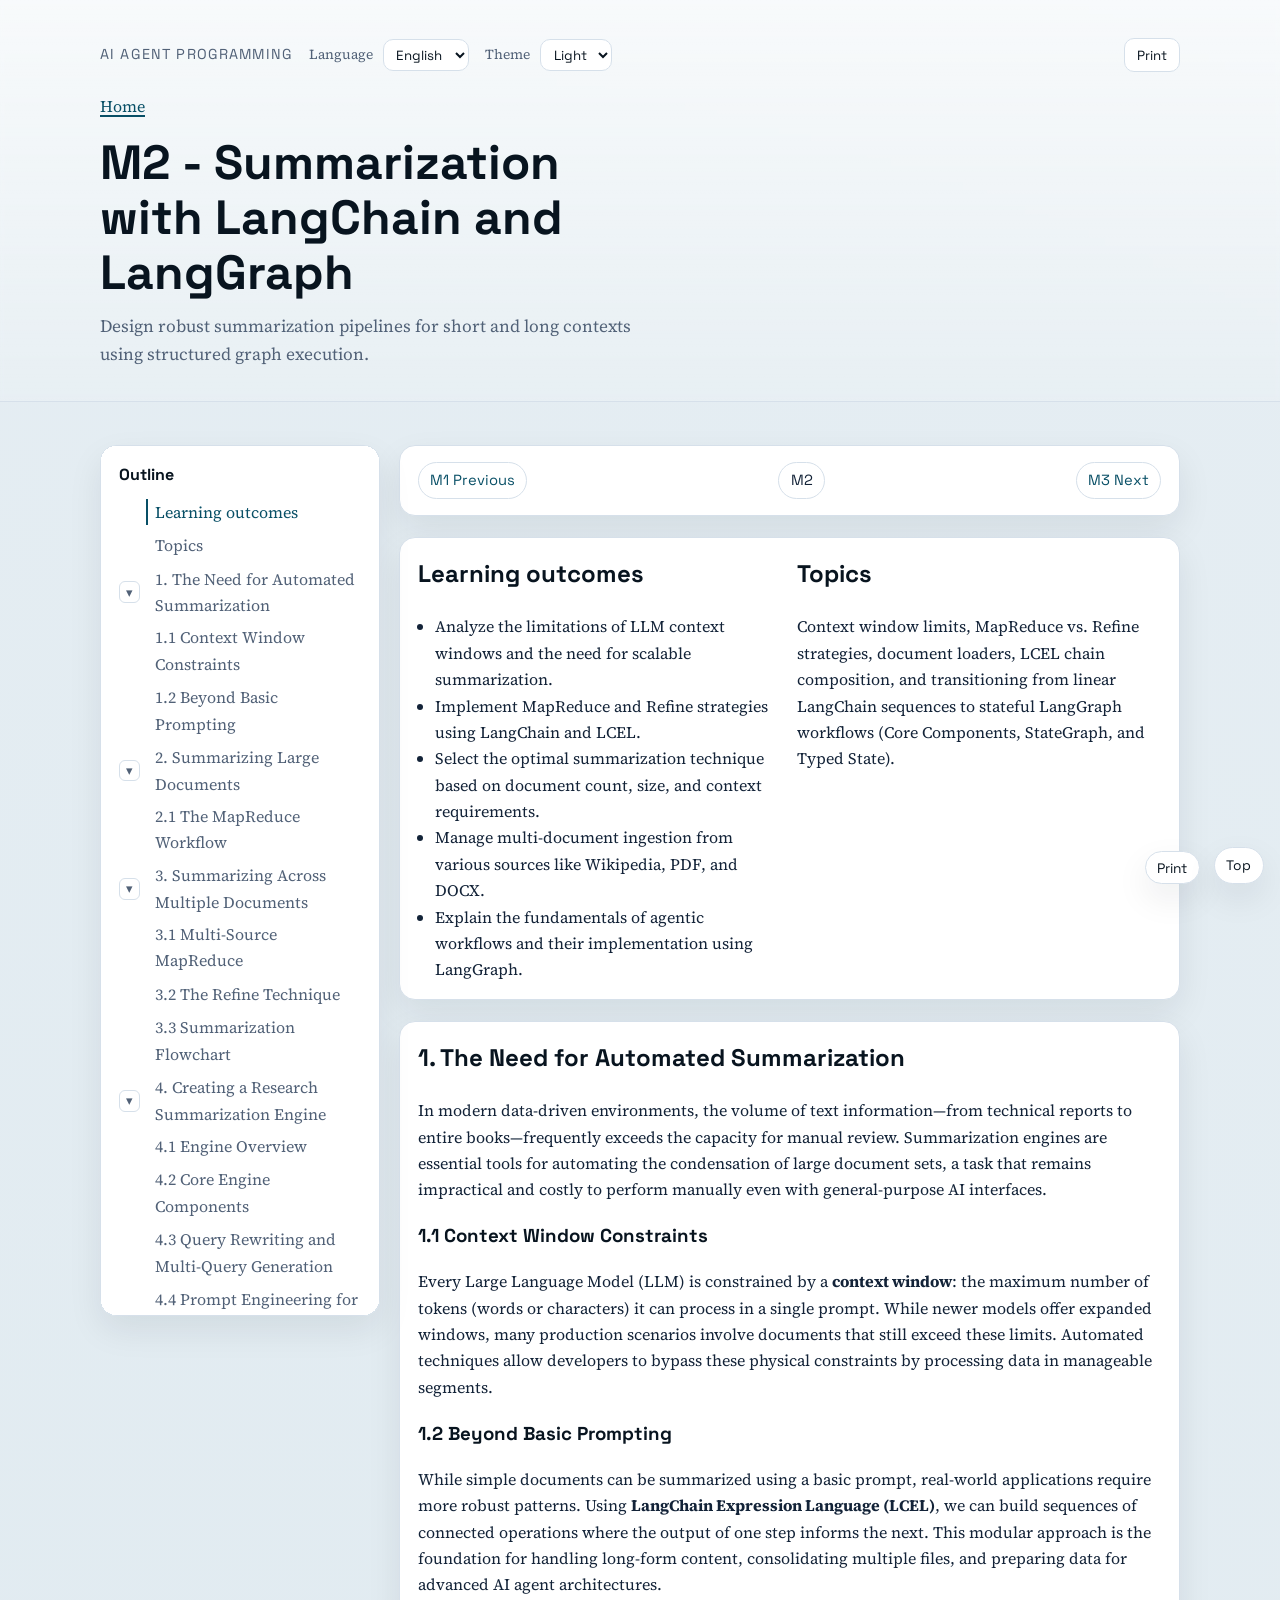
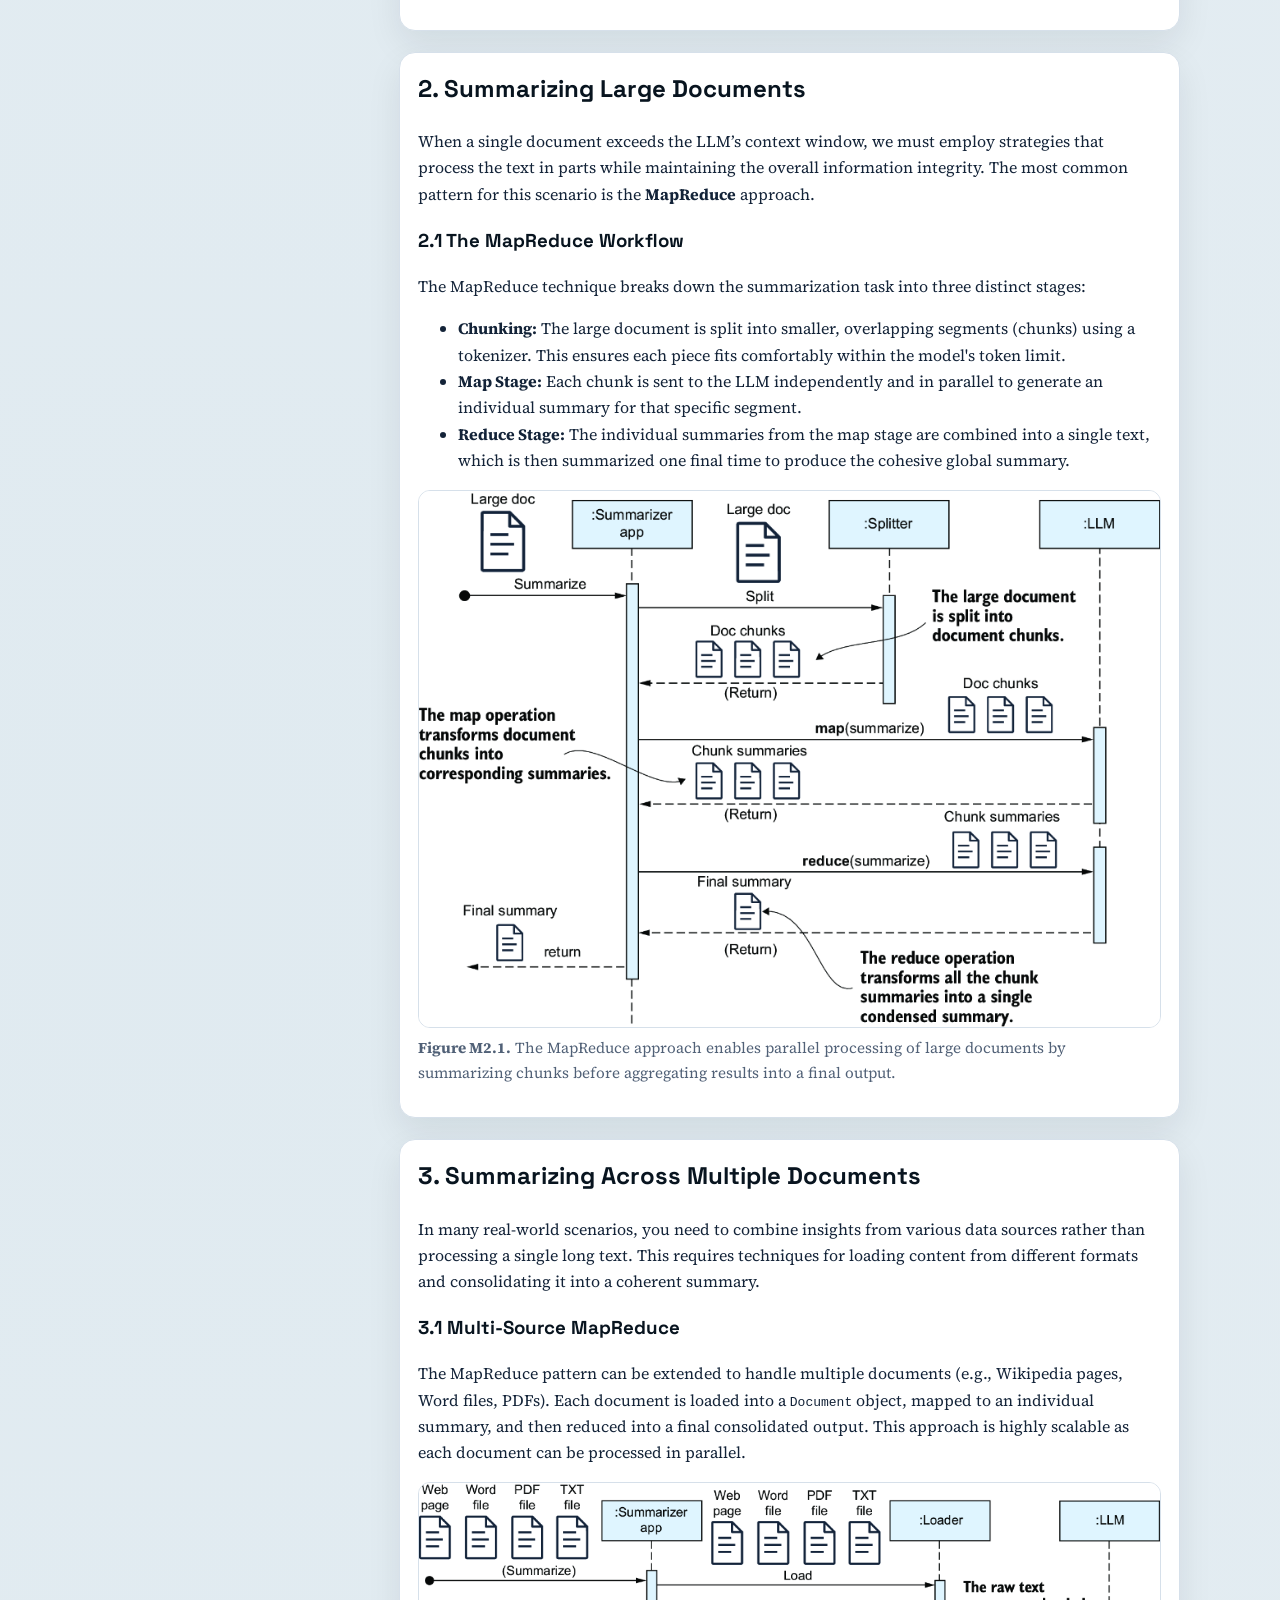
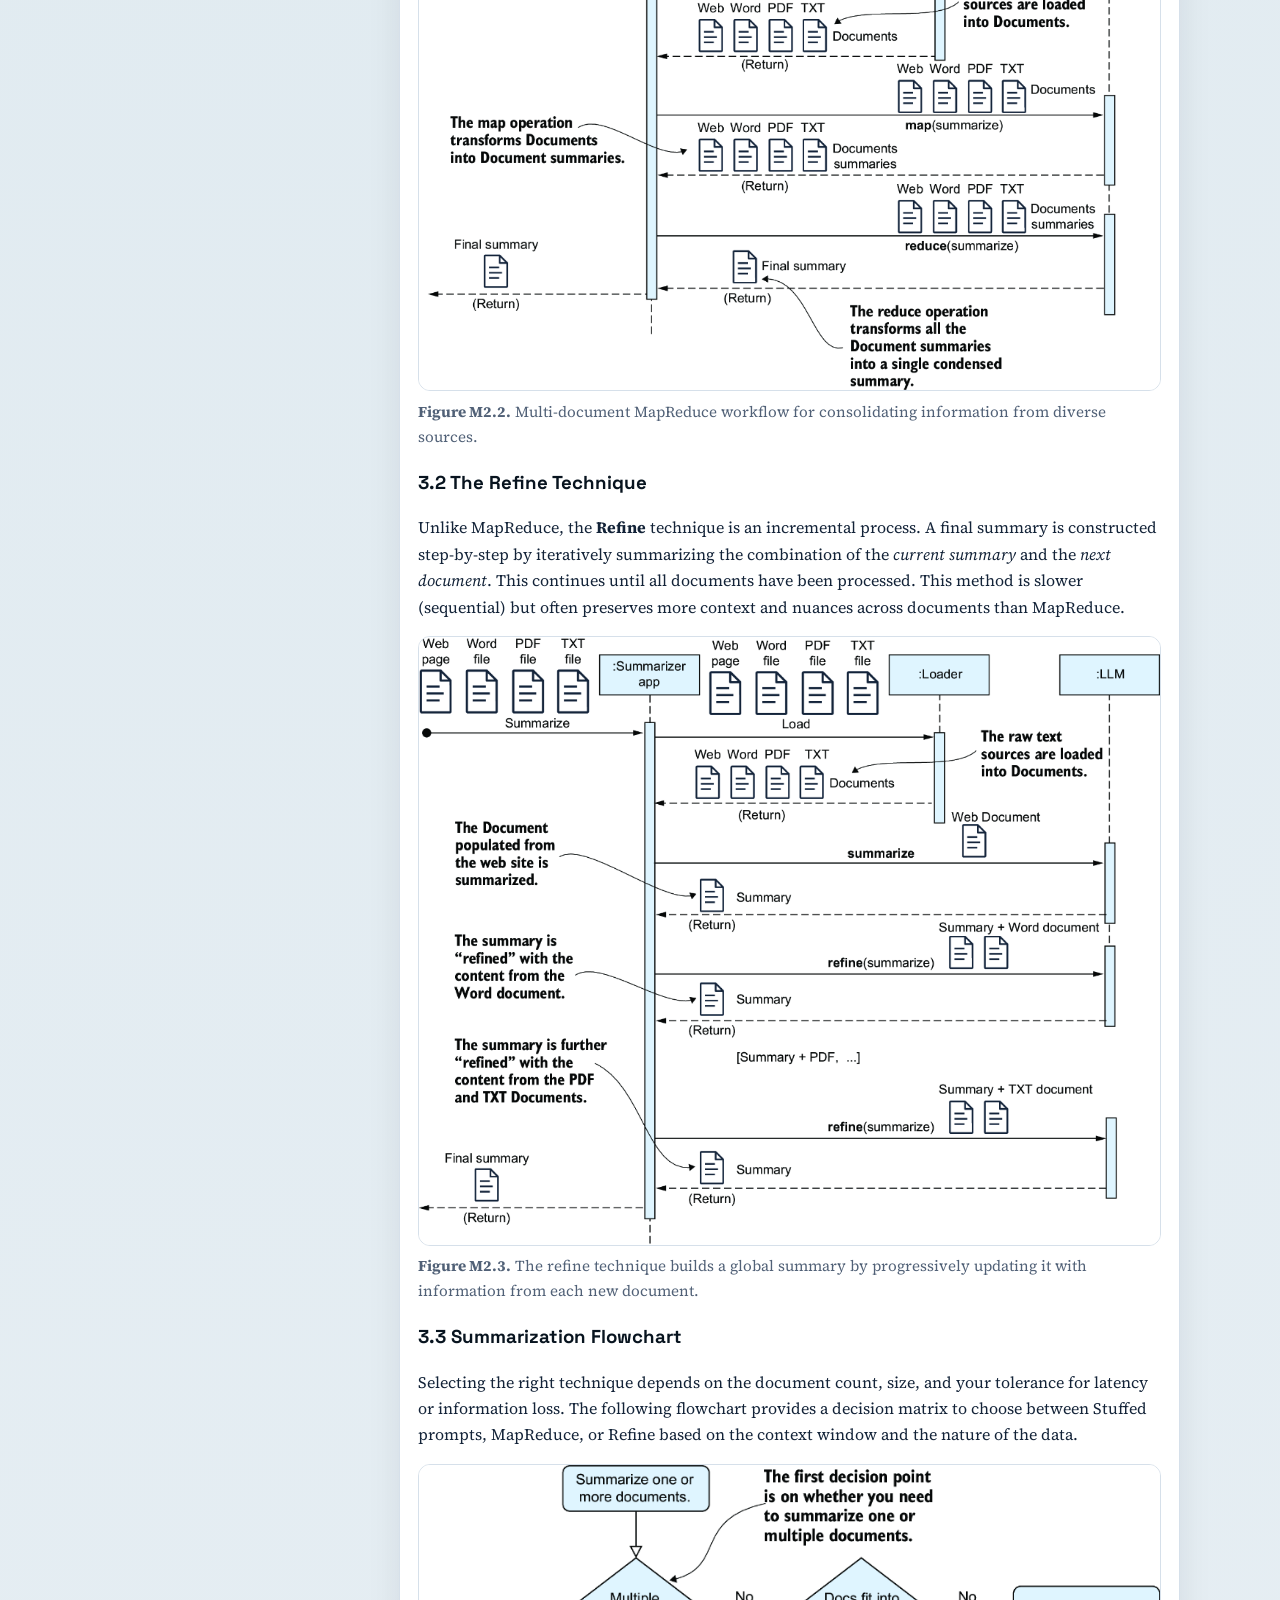
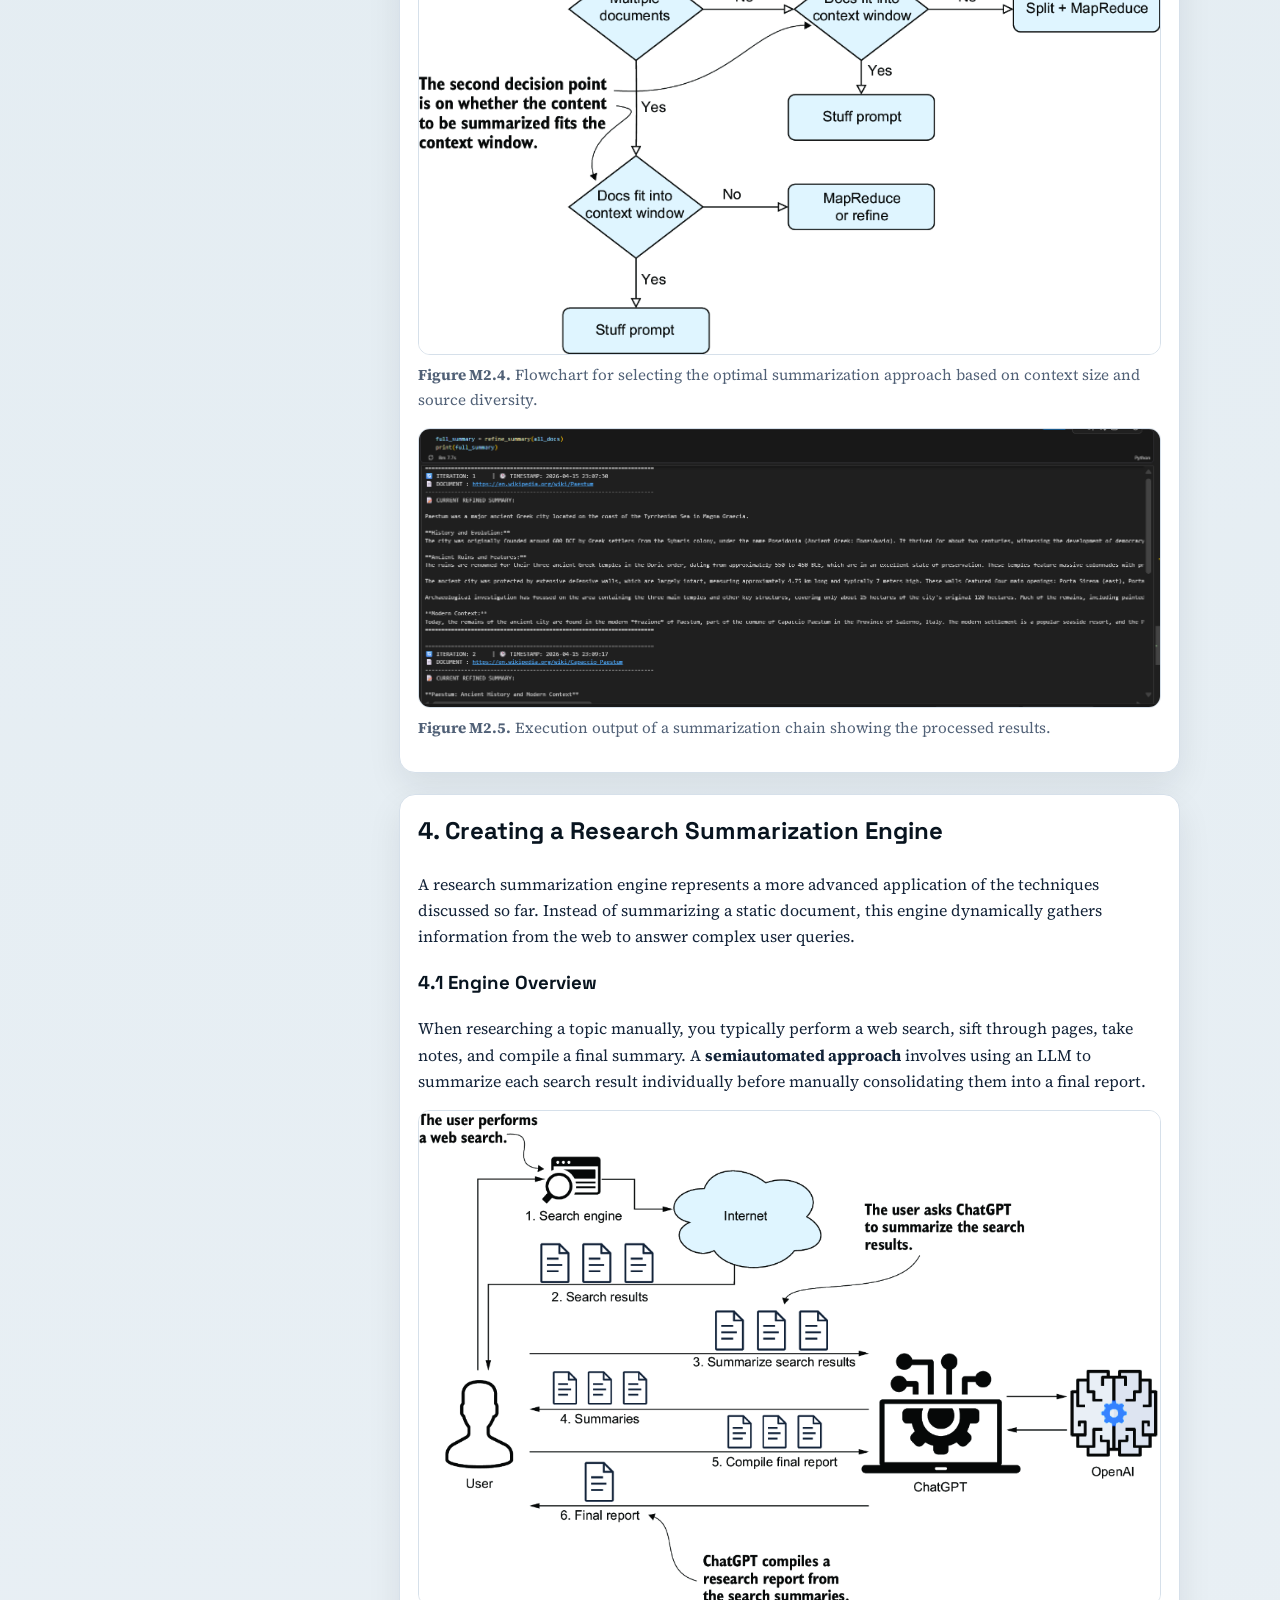
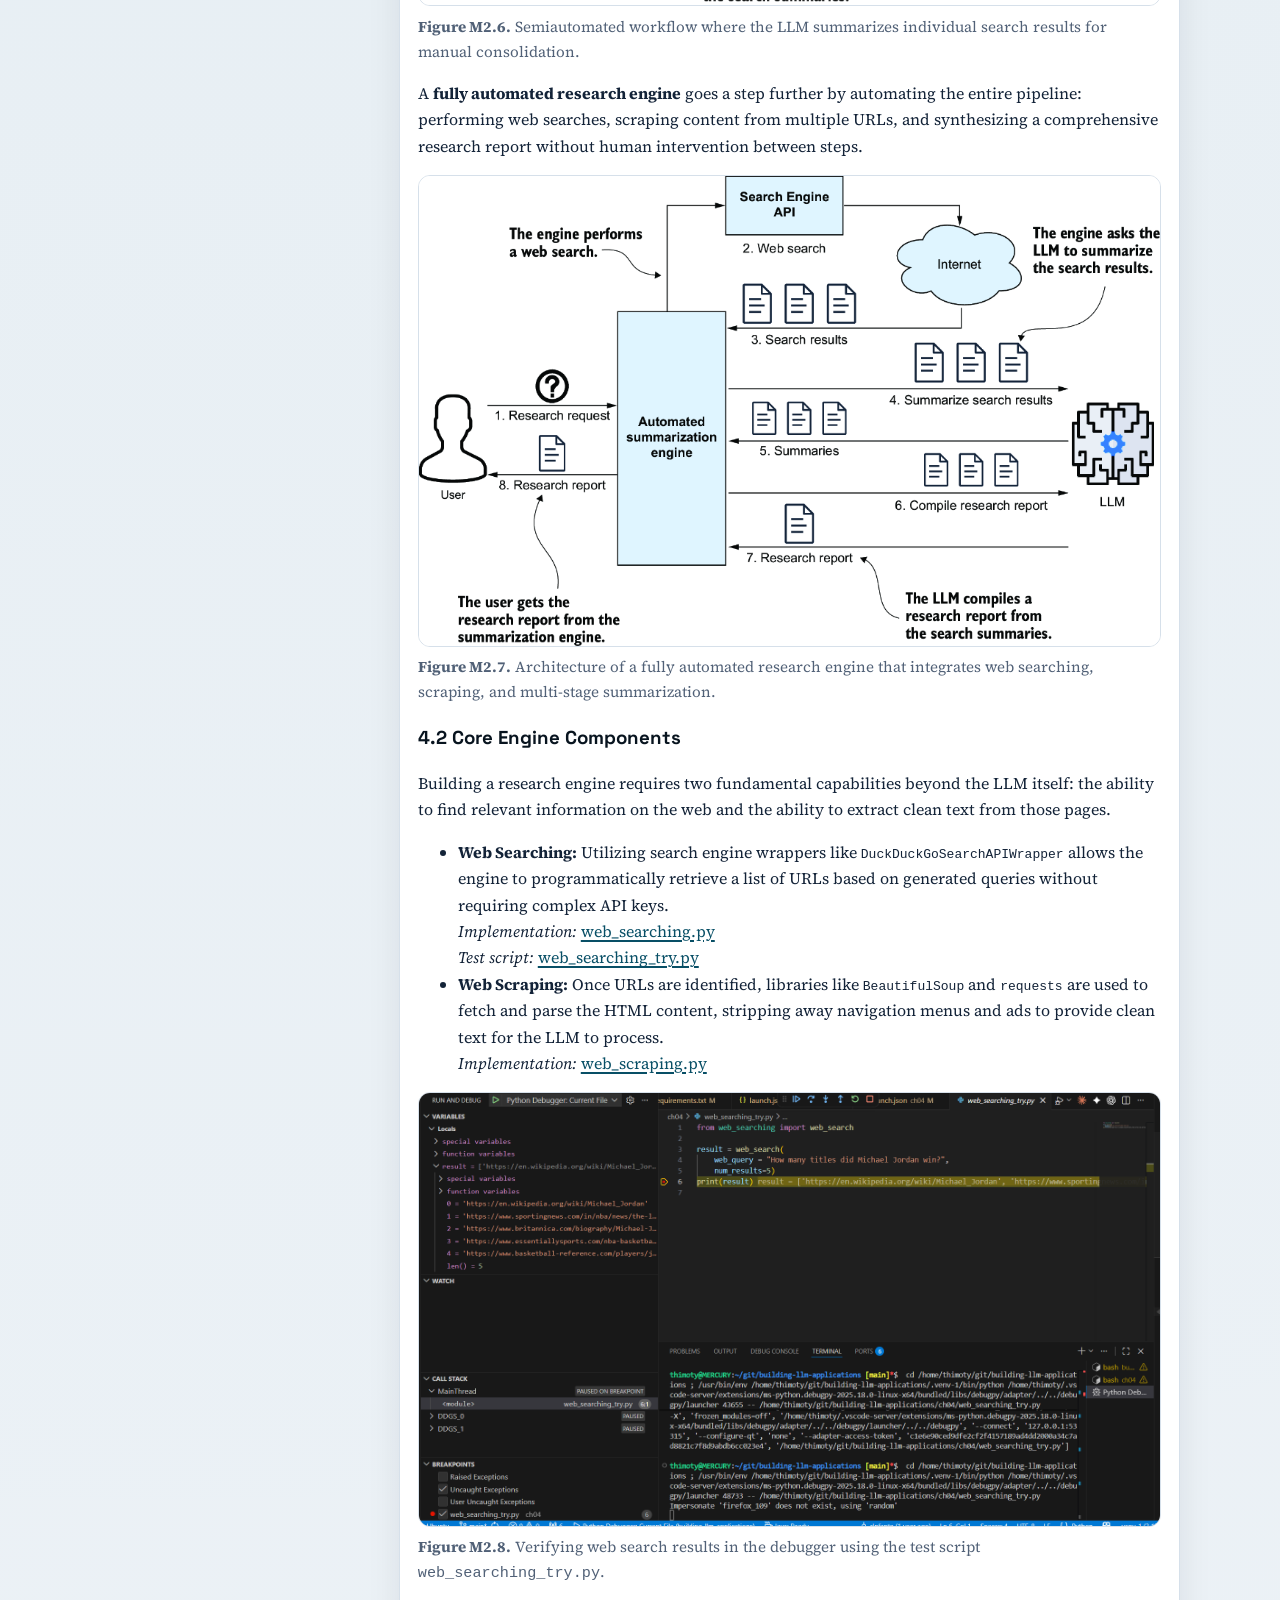
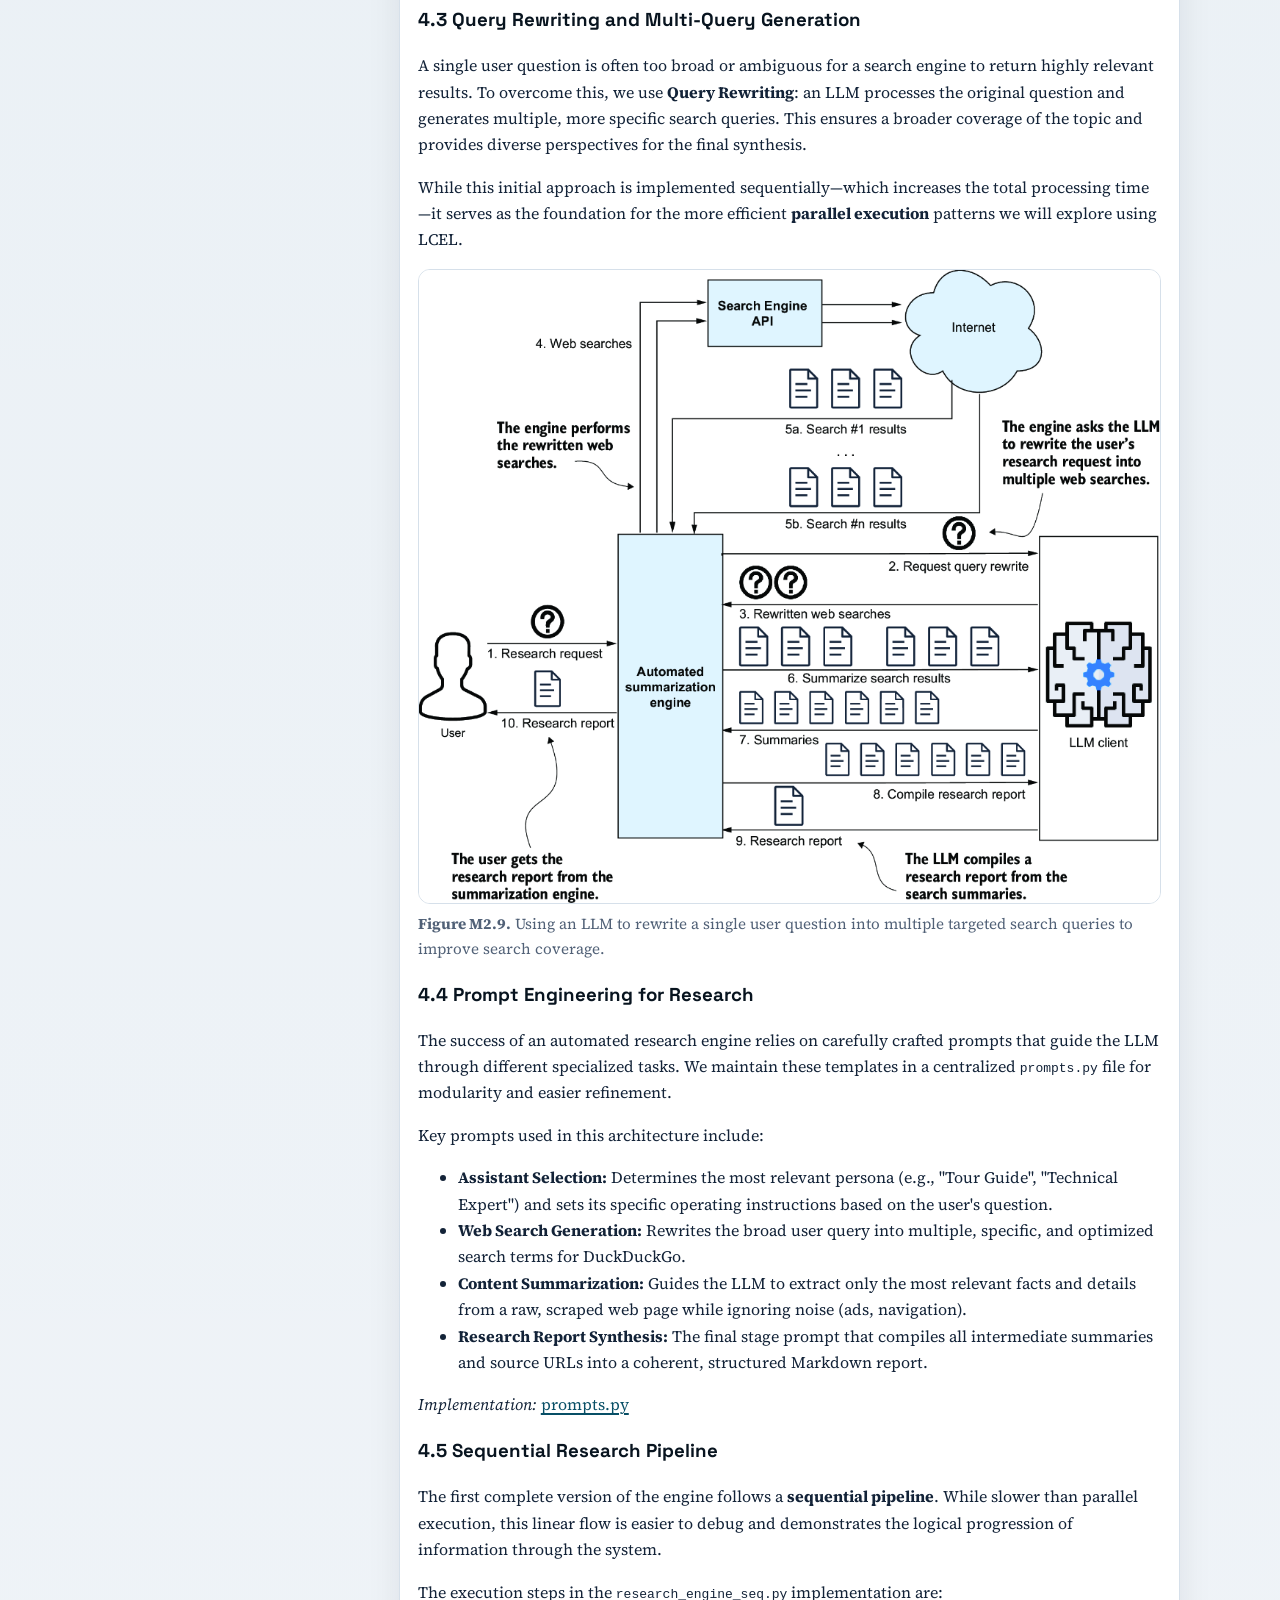
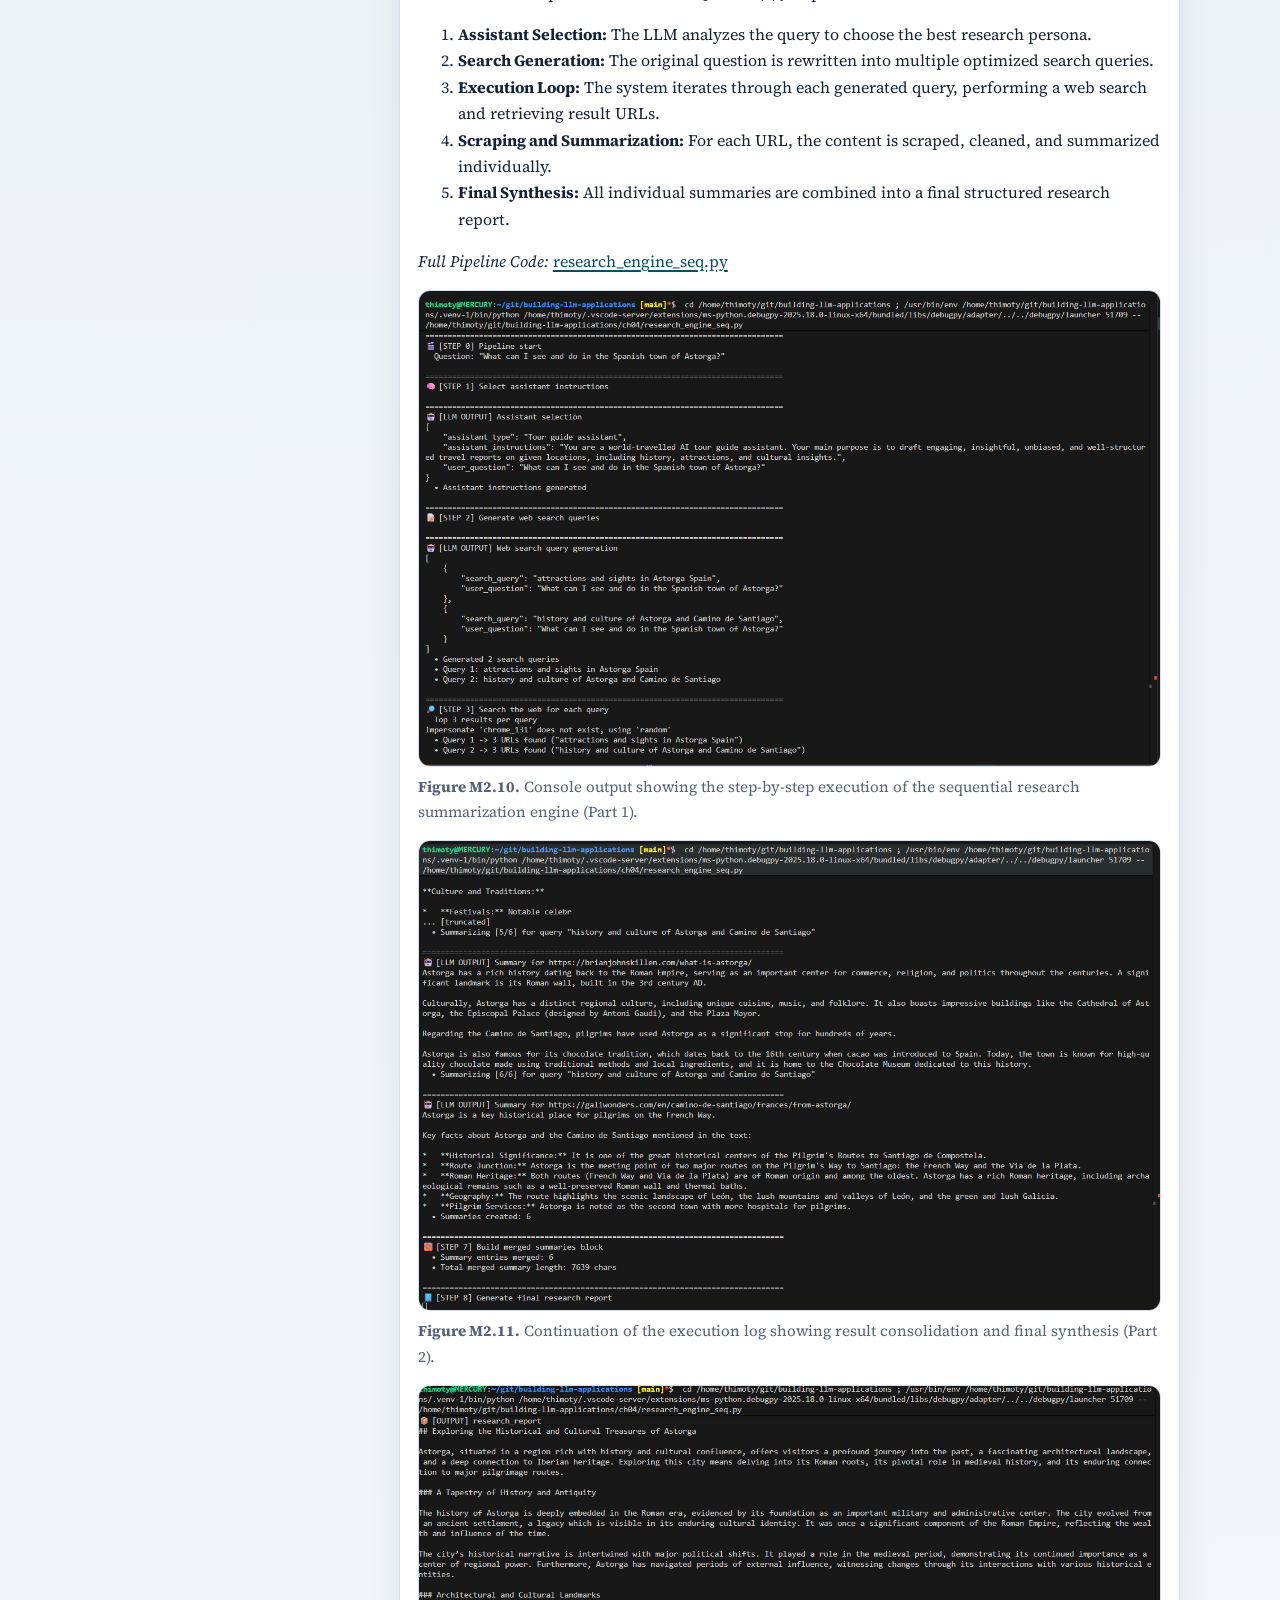
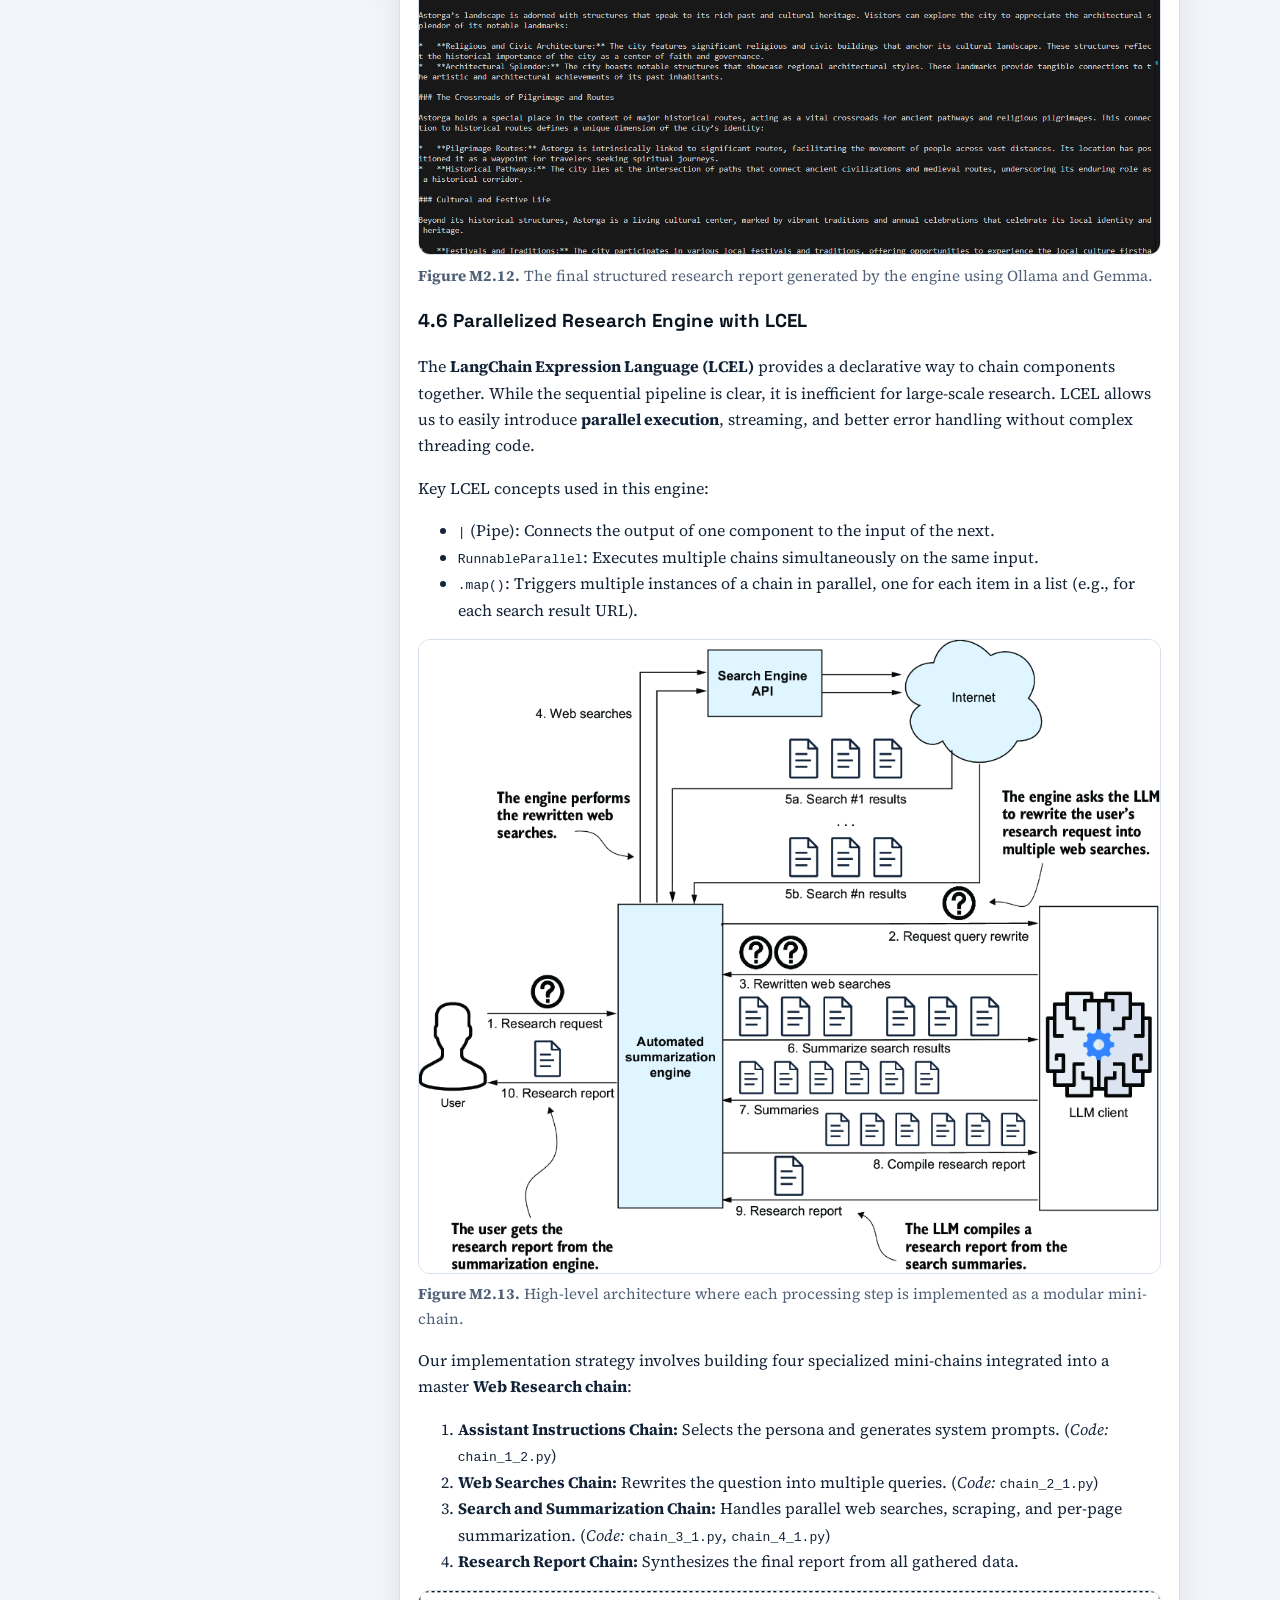
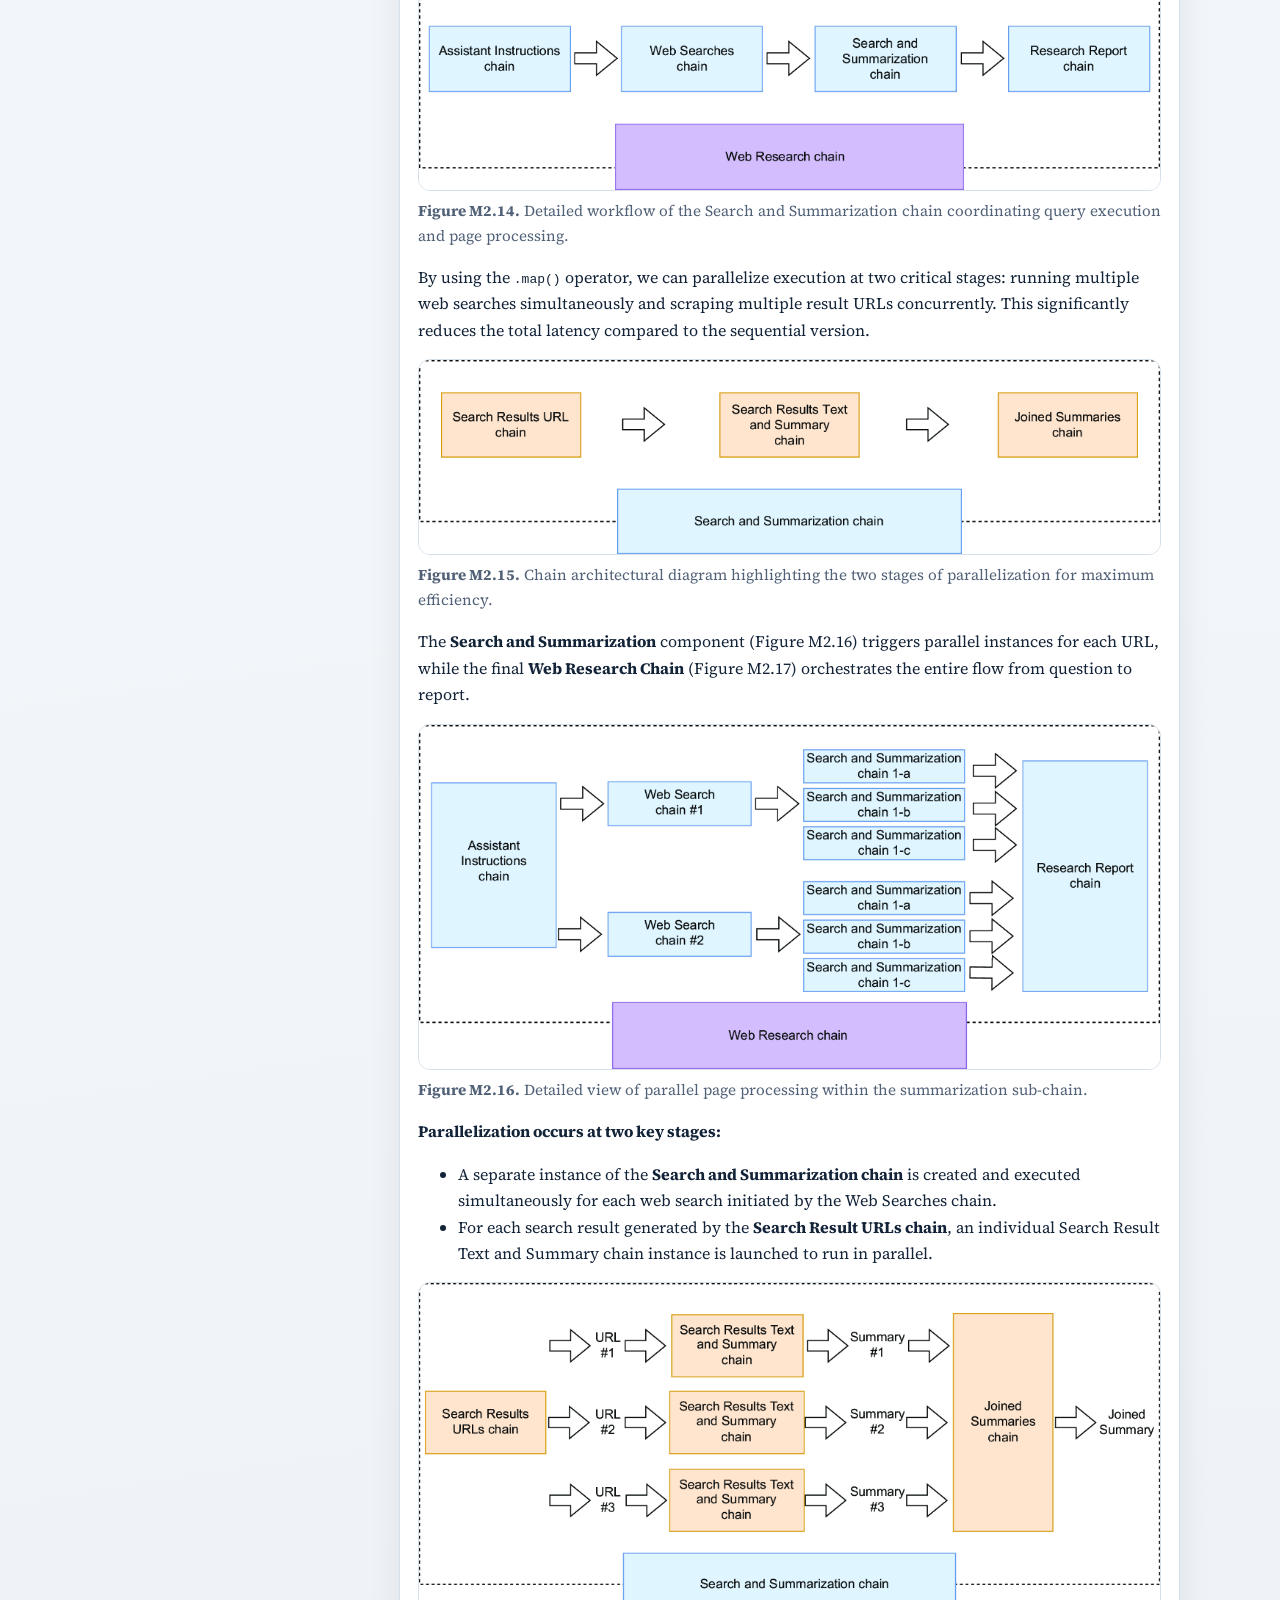
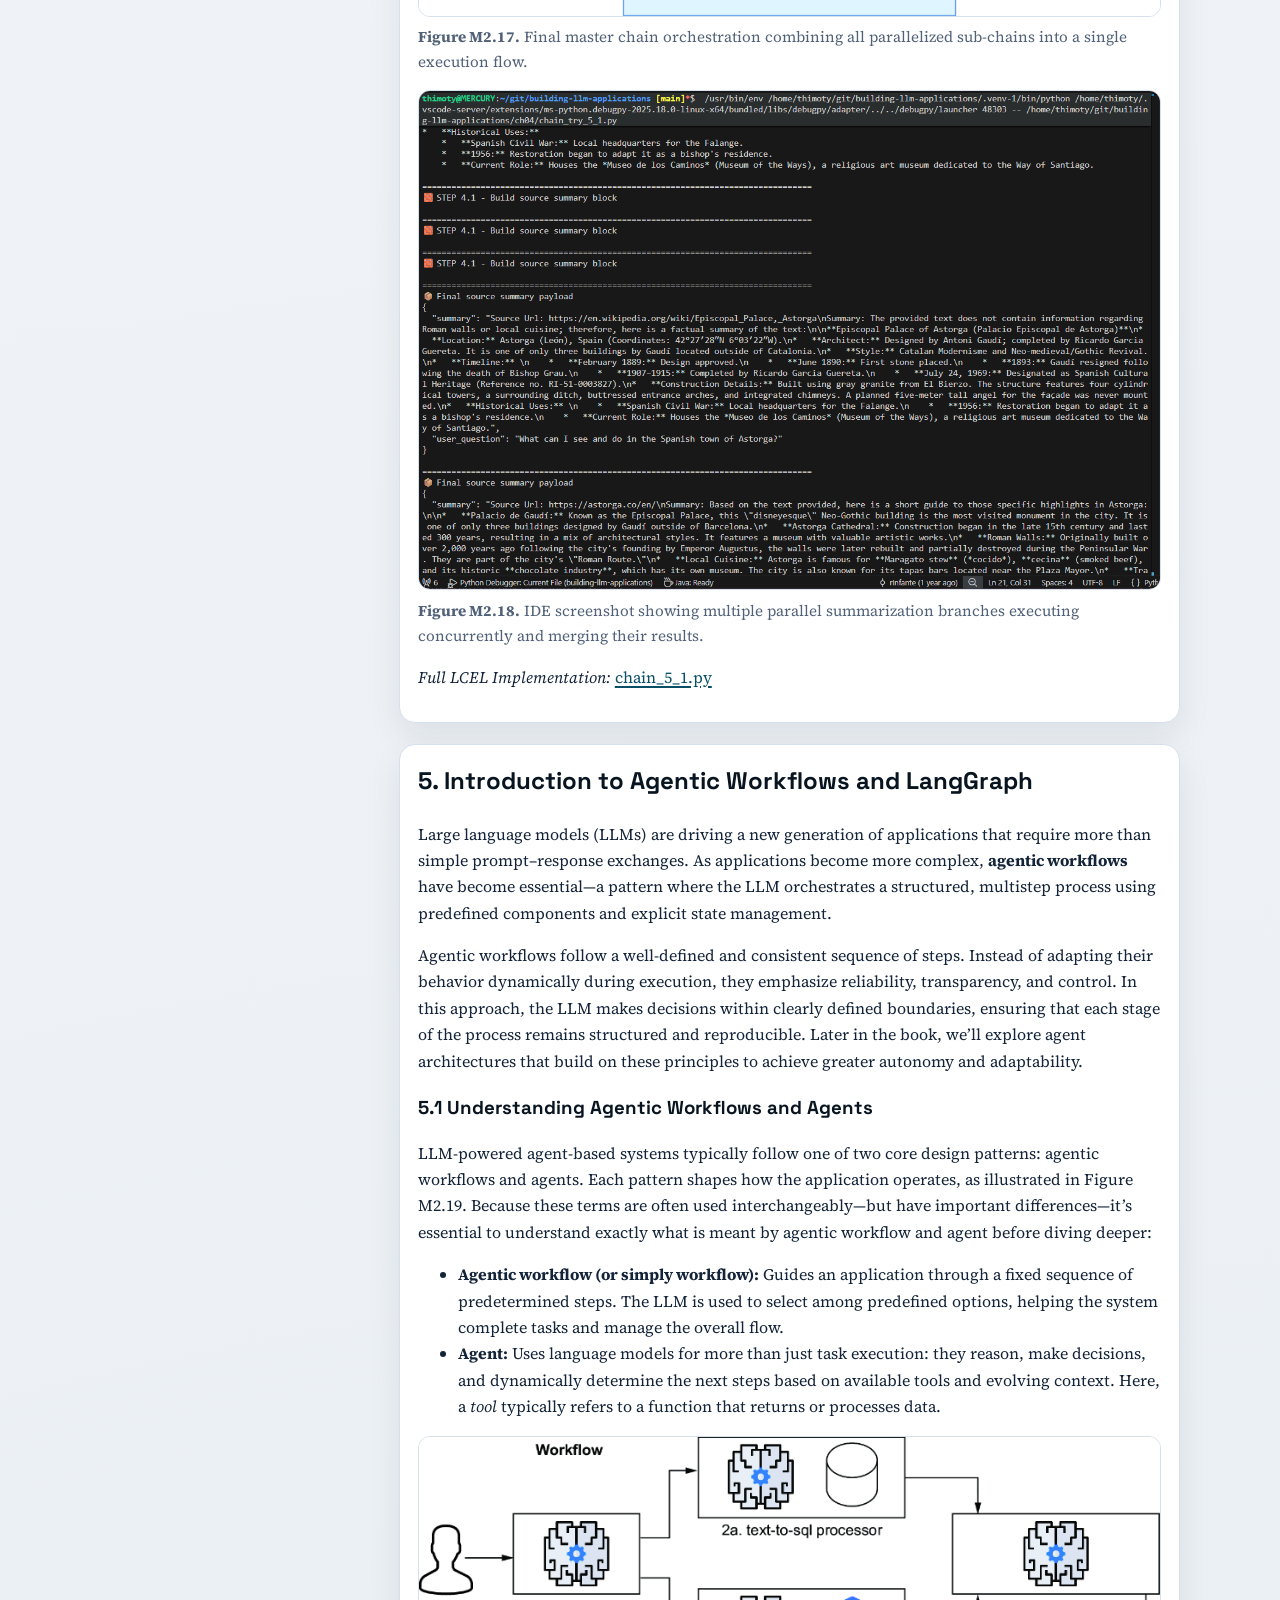
<file: site/chapters/chapter-02.html>
<!DOCTYPE html>
<html lang="en">
<head>
  <meta charset="utf-8">
  <meta name="viewport" content="width=device-width, initial-scale=1">
  <title>M2 - Summarization with LangChain and LangGraph</title>
  <link rel="preconnect" href="https://fonts.googleapis.com">
  <link rel="preconnect" href="https://fonts.gstatic.com" crossorigin>
  <link href="https://fonts.googleapis.com/css2?family=Space+Grotesk:wght@400;500;700&family=Source+Serif+4:opsz,wght@8..60,400;8..60,600&display=swap" rel="stylesheet">
  <link rel="stylesheet" href="../assets/css/site.css">
  <script defer src="../assets/js/site.js"></script>
</head>
<body id="top" data-page-lang="en">
  <div id="google_translate_element" class="translate-host" aria-hidden="true"></div>

  <header class="site-header">
    <div class="shell">
      <section class="hero">
        <p><a href="../index.html">Home</a></p>
        <h1>M2 - Summarization with LangChain and LangGraph</h1>
        <p class="hero-copy">Design robust summarization pipelines for short and long contexts using structured graph execution.</p>
      </section>
    </div>
  </header>

  <main class="shell module-layout">
    <aside class="panel outline-panel" aria-label="Module outline">
      <h2 class="outline-title">Outline</h2>
      <nav id="outline-nav"></nav>
    </aside>

    <article class="module-main">
      <section class="panel">
        <nav class="module-nav" aria-label="Module navigation">
          <a href="chapter-01.html">M1 Previous</a>
          <span>M2</span>
          <a href="chapter-03.html">M3 Next</a>
        </nav>
      </section>

      <section class="panel info-grid">
        <div>
          <h2>Learning outcomes</h2>
          <ul>
            <li>Analyze the limitations of LLM context windows and the need for scalable summarization.</li>
            <li>Implement MapReduce and Refine strategies using LangChain and LCEL.</li>
            <li>Select the optimal summarization technique based on document count, size, and context requirements.</li>
            <li>Manage multi-document ingestion from various sources like Wikipedia, PDF, and DOCX.</li>
            <li>Explain the fundamentals of agentic workflows and their implementation using LangGraph.</li>
          </ul>
        </div>
        <div>
          <h2>Topics</h2>
          <p>Context window limits, MapReduce vs. Refine strategies, document loaders, LCEL chain composition, and transitioning from linear LangChain sequences to stateful LangGraph workflows (Core Components, StateGraph, and Typed State).</p>
        </div>
      </section>

      <section class="panel">
        <h2>1. The Need for Automated Summarization</h2>
        <p>In modern data-driven environments, the volume of text information—from technical reports to entire books—frequently exceeds the capacity for manual review. Summarization engines are essential tools for automating the condensation of large document sets, a task that remains impractical and costly to perform manually even with general-purpose AI interfaces.</p>
        
        <h3>1.1 Context Window Constraints</h3>
        <p>Every Large Language Model (LLM) is constrained by a <strong>context window</strong>: the maximum number of tokens (words or characters) it can process in a single prompt. While newer models offer expanded windows, many production scenarios involve documents that still exceed these limits. Automated techniques allow developers to bypass these physical constraints by processing data in manageable segments.</p>

        <h3>1.2 Beyond Basic Prompting</h3>
        <p>While simple documents can be summarized using a basic prompt, real-world applications require more robust patterns. Using <strong>LangChain Expression Language (LCEL)</strong>, we can build sequences of connected operations where the output of one step informs the next. This modular approach is the foundation for handling long-form content, consolidating multiple files, and preparing data for advanced AI agent architectures.</p>
      </section>

      <section class="panel">
        <h2>2. Summarizing Large Documents</h2>
        <p>When a single document exceeds the LLM’s context window, we must employ strategies that process the text in parts while maintaining the overall information integrity. The most common pattern for this scenario is the <strong>MapReduce</strong> approach.</p>
        
        <h3>2.1 The MapReduce Workflow</h3>
        <p>The MapReduce technique breaks down the summarization task into three distinct stages:</p>
        <ul>
          <li><strong>Chunking:</strong> The large document is split into smaller, overlapping segments (chunks) using a tokenizer. This ensures each piece fits comfortably within the model's token limit.</li>
          <li><strong>Map Stage:</strong> Each chunk is sent to the LLM independently and in parallel to generate an individual summary for that specific segment.</li>
          <li><strong>Reduce Stage:</strong> The individual summaries from the map stage are combined into a single text, which is then summarized one final time to produce the cohesive global summary.</li>
        </ul>

        <figure class="module-figure" data-zoomable>
          <img src="../assets/images/m2-figure-3-1-mapreduce.png" alt="MapReduce summarization workflow showing chunking, individual mapping, and final reduction.">
          <figcaption><strong>Figure M2.1.</strong> The MapReduce approach enables parallel processing of large documents by summarizing chunks before aggregating results into a final output.</figcaption>
        </figure>
      </section>

      <section class="panel">
        <h2>3. Summarizing Across Multiple Documents</h2>
        <p>In many real-world scenarios, you need to combine insights from various data sources rather than processing a single long text. This requires techniques for loading content from different formats and consolidating it into a coherent summary.</p>

        <h3>3.1 Multi-Source MapReduce</h3>
        <p>The MapReduce pattern can be extended to handle multiple documents (e.g., Wikipedia pages, Word files, PDFs). Each document is loaded into a <code>Document</code> object, mapped to an individual summary, and then reduced into a final consolidated output. This approach is highly scalable as each document can be processed in parallel.</p>

        <figure class="module-figure" data-zoomable>
          <img src="../assets/images/m2-figure-3-2-multi-document.png" alt="MapReduce summarization across multiple documents.">
          <figcaption><strong>Figure M2.2.</strong> Multi-document MapReduce workflow for consolidating information from diverse sources.</figcaption>
        </figure>

        <h3>3.2 The Refine Technique</h3>
        <p>Unlike MapReduce, the <strong>Refine</strong> technique is an incremental process. A final summary is constructed step-by-step by iteratively summarizing the combination of the <em>current summary</em> and the <em>next document</em>. This continues until all documents have been processed. This method is slower (sequential) but often preserves more context and nuances across documents than MapReduce.</p>

        <figure class="module-figure" data-zoomable>
          <img src="../assets/images/m2-figure-3-3-refine.png" alt="The refine summarization technique showing incremental summary updates.">
          <figcaption><strong>Figure M2.3.</strong> The refine technique builds a global summary by progressively updating it with information from each new document.</figcaption>
        </figure>

        <h3>3.3 Summarization Flowchart</h3>
        <p>Selecting the right technique depends on the document count, size, and your tolerance for latency or information loss. The following flowchart provides a decision matrix to choose between Stuffed prompts, MapReduce, or Refine based on the context window and the nature of the data.</p>

        <figure class="module-figure" data-zoomable>
          <img src="../assets/images/m2-figure-3-4-flowchart.png" alt="Summarization strategy flowchart.">
          <figcaption><strong>Figure M2.4.</strong> Flowchart for selecting the optimal summarization approach based on context size and source diversity.</figcaption>
        </figure>

        <figure class="module-figure" data-zoomable>
          <img src="../assets/images/m2-figure-3-5-summarization-exercise.png" alt="Summarization exercise execution screenshot.">
          <figcaption><strong>Figure M2.5.</strong> Execution output of a summarization chain showing the processed results.</figcaption>
        </figure>
      </section>

      <section class="panel">
        <h2>4. Creating a Research Summarization Engine</h2>
        <p>A research summarization engine represents a more advanced application of the techniques discussed so far. Instead of summarizing a static document, this engine dynamically gathers information from the web to answer complex user queries.</p>

        <h3>4.1 Engine Overview</h3>
        <p>When researching a topic manually, you typically perform a web search, sift through pages, take notes, and compile a final summary. A <strong>semiautomated approach</strong> involves using an LLM to summarize each search result individually before manually consolidating them into a final report.</p>

        <figure class="module-figure" data-zoomable>
          <img src="../assets/images/m2-figure-4-1-semiautomated.png" alt="Semiautomated research summarization workflow.">
          <figcaption><strong>Figure M2.6.</strong> Semiautomated workflow where the LLM summarizes individual search results for manual consolidation.</figcaption>
        </figure>

        <p>A <strong>fully automated research engine</strong> goes a step further by automating the entire pipeline: performing web searches, scraping content from multiple URLs, and synthesizing a comprehensive research report without human intervention between steps.</p>

        <figure class="module-figure" data-zoomable>
          <img src="../assets/images/m2-figure-4-2-automated-engine.png" alt="Automated research summarization engine architecture.">
          <figcaption><strong>Figure M2.7.</strong> Architecture of a fully automated research engine that integrates web searching, scraping, and multi-stage summarization.</figcaption>
        </figure>

        <h3>4.2 Core Engine Components</h3>
        <p>Building a research engine requires two fundamental capabilities beyond the LLM itself: the ability to find relevant information on the web and the ability to extract clean text from those pages.</p>
        
        <ul>
          <li><strong>Web Searching:</strong> Utilizing search engine wrappers like <code>DuckDuckGoSearchAPIWrapper</code> allows the engine to programmatically retrieve a list of URLs based on generated queries without requiring complex API keys.
            <br><em>Implementation:</em> <a href="https://github.com/thimotyb/building-llm-applications/blob/main/ch04/web_searching.py" target="_blank" rel="noopener noreferrer">web_searching.py</a>
            <br><em>Test script:</em> <a href="https://github.com/thimotyb/building-llm-applications/blob/main/ch04/web_searching_try.py" target="_blank" rel="noopener noreferrer">web_searching_try.py</a>
          </li>
          <li><strong>Web Scraping:</strong> Once URLs are identified, libraries like <code>BeautifulSoup</code> and <code>requests</code> are used to fetch and parse the HTML content, stripping away navigation menus and ads to provide clean text for the LLM to process.
            <br><em>Implementation:</em> <a href="https://github.com/thimotyb/building-llm-applications/blob/main/ch04/web_scraping.py" target="_blank" rel="noopener noreferrer">web_scraping.py</a>
          </li>
        </ul>

        <figure class="module-figure" data-zoomable>
          <img src="../assets/images/m2-figure-4-3-duckduckgo-debugger.png" alt="Testing DuckDuckGo search in the debugger.">
          <figcaption><strong>Figure M2.8.</strong> Verifying web search results in the debugger using the test script <code>web_searching_try.py</code>.</figcaption>
        </figure>

        <h3>4.3 Query Rewriting and Multi-Query Generation</h3>
        <p>A single user question is often too broad or ambiguous for a search engine to return highly relevant results. To overcome this, we use <strong>Query Rewriting</strong>: an LLM processes the original question and generates multiple, more specific search queries. This ensures a broader coverage of the topic and provides diverse perspectives for the final synthesis.</p>
        <p>While this initial approach is implemented sequentially—which increases the total processing time—it serves as the foundation for the more efficient <strong>parallel execution</strong> patterns we will explore using LCEL.</p>

        <figure class="module-figure" data-zoomable>
          <img src="../assets/images/m2-figure-4-4-query-rewrite.png" alt="Multi-query generation and rewriting workflow.">
          <figcaption><strong>Figure M2.9.</strong> Using an LLM to rewrite a single user question into multiple targeted search queries to improve search coverage.</figcaption>
        </figure>

        <h3>4.4 Prompt Engineering for Research</h3>
        <p>The success of an automated research engine relies on carefully crafted prompts that guide the LLM through different specialized tasks. We maintain these templates in a centralized <code>prompts.py</code> file for modularity and easier refinement.</p>
        
        <p>Key prompts used in this architecture include:</p>
        <ul>
          <li><strong>Assistant Selection:</strong> Determines the most relevant persona (e.g., "Tour Guide", "Technical Expert") and sets its specific operating instructions based on the user's question.</li>
          <li><strong>Web Search Generation:</strong> Rewrites the broad user query into multiple, specific, and optimized search terms for DuckDuckGo.</li>
          <li><strong>Content Summarization:</strong> Guides the LLM to extract only the most relevant facts and details from a raw, scraped web page while ignoring noise (ads, navigation).</li>
          <li><strong>Research Report Synthesis:</strong> The final stage prompt that compiles all intermediate summaries and source URLs into a coherent, structured Markdown report.</li>
        </ul>
        <p><em>Implementation:</em> <a href="https://github.com/thimotyb/building-llm-applications/blob/main/ch04/prompts.py" target="_blank" rel="noopener noreferrer">prompts.py</a></p>

        <h3>4.5 Sequential Research Pipeline</h3>
        <p>The first complete version of the engine follows a <strong>sequential pipeline</strong>. While slower than parallel execution, this linear flow is easier to debug and demonstrates the logical progression of information through the system.</p>
        
        <p>The execution steps in the <code>research_engine_seq.py</code> implementation are:</p>
        <ol>
          <li><strong>Assistant Selection:</strong> The LLM analyzes the query to choose the best research persona.</li>
          <li><strong>Search Generation:</strong> The original question is rewritten into multiple optimized search queries.</li>
          <li><strong>Execution Loop:</strong> The system iterates through each generated query, performing a web search and retrieving result URLs.</li>
          <li><strong>Scraping and Summarization:</strong> For each URL, the content is scraped, cleaned, and summarized individually.</li>
          <li><strong>Final Synthesis:</strong> All individual summaries are combined into a final structured research report.</li>
        </ol>
        <p><em>Full Pipeline Code:</em> <a href="https://github.com/thimotyb/building-llm-applications/blob/main/ch04/research_engine_seq.py" target="_blank" rel="noopener noreferrer">research_engine_seq.py</a></p>

        <figure class="module-figure" data-zoomable>
          <img src="../assets/images/m2-figure-4-5-sequential-engine-run.png" alt="Execution of the sequential research engine - Part 1.">
          <figcaption><strong>Figure M2.10.</strong> Console output showing the step-by-step execution of the sequential research summarization engine (Part 1).</figcaption>
        </figure>

        <figure class="module-figure" data-zoomable>
          <img src="../assets/images/m2-figure-4-6-sequential-engine-run-part2.png" alt="Execution of the sequential research engine - Part 2.">
          <figcaption><strong>Figure M2.11.</strong> Continuation of the execution log showing result consolidation and final synthesis (Part 2).</figcaption>
        </figure>

        <figure class="module-figure" data-zoomable>
          <img src="../assets/images/m2-figure-4-7-sequential-engine-final-report.png" alt="Final research report output.">
          <figcaption><strong>Figure M2.12.</strong> The final structured research report generated by the engine using Ollama and Gemma.</figcaption>
        </figure>

        <h3>4.6 Parallelized Research Engine with LCEL</h3>
        <p>The <strong>LangChain Expression Language (LCEL)</strong> provides a declarative way to chain components together. While the sequential pipeline is clear, it is inefficient for large-scale research. LCEL allows us to easily introduce <strong>parallel execution</strong>, streaming, and better error handling without complex threading code.</p>

        <p>Key LCEL concepts used in this engine:</p>
        <ul>
          <li><code>|</code> (Pipe): Connects the output of one component to the input of the next.</li>
          <li><code>RunnableParallel</code>: Executes multiple chains simultaneously on the same input.</li>
          <li><code>.map()</code>: Triggers multiple instances of a chain in parallel, one for each item in a list (e.g., for each search result URL).</li>
        </ul>

        <figure class="module-figure" data-zoomable>
          <img src="../assets/images/m2-figure-4-8-lcel-architecture.png" alt="Architecture of the chain-based research engine.">
          <figcaption><strong>Figure M2.13.</strong> High-level architecture where each processing step is implemented as a modular mini-chain.</figcaption>
        </figure>

        <p>Our implementation strategy involves building four specialized mini-chains integrated into a master <strong>Web Research chain</strong>:</p>
        <ol>
          <li><strong>Assistant Instructions Chain:</strong> Selects the persona and generates system prompts. (<em>Code:</em> <code>chain_1_2.py</code>)</li>
          <li><strong>Web Searches Chain:</strong> Rewrites the question into multiple queries. (<em>Code:</em> <code>chain_2_1.py</code>)</li>
          <li><strong>Search and Summarization Chain:</strong> Handles parallel web searches, scraping, and per-page summarization. (<em>Code:</em> <code>chain_3_1.py</code>, <code>chain_4_1.py</code>)</li>
          <li><strong>Research Report Chain:</strong> Synthesizes the final report from all gathered data.</li>
        </ol>

        <figure class="module-figure" data-zoomable>
          <img src="../assets/images/m2-figure-4-9-search-summarization-chain.png" alt="Search and Summarization chain workflow.">
          <figcaption><strong>Figure M2.14.</strong> Detailed workflow of the Search and Summarization chain coordinating query execution and page processing.</figcaption>
        </figure>

        <p>By using the <code>.map()</code> operator, we can parallelize execution at two critical stages: running multiple web searches simultaneously and scraping multiple result URLs concurrently. This significantly reduces the total latency compared to the sequential version.</p>

        <figure class="module-figure" data-zoomable>
          <img src="../assets/images/m2-figure-4-10-parallel-architectural.png" alt="Parallelization stages in the research engine.">
          <figcaption><strong>Figure M2.15.</strong> Chain architectural diagram highlighting the two stages of parallelization for maximum efficiency.</figcaption>
        </figure>

        <p>The <strong>Search and Summarization</strong> component (Figure M2.16) triggers parallel instances for each URL, while the final <strong>Web Research Chain</strong> (Figure M2.17) orchestrates the entire flow from question to report.</p>

        <figure class="module-figure" data-zoomable>
          <img src="../assets/images/m2-figure-4-11-enhanced-search-summarization.png" alt="Enhanced Search and Summarization chain.">
          <figcaption><strong>Figure M2.16.</strong> Detailed view of parallel page processing within the summarization sub-chain.</figcaption>
        </figure>

        <div class="highlight-box">
          <p><strong>Parallelization occurs at two key stages:</strong></p>
          <ul>
            <li>A separate instance of the <strong>Search and Summarization chain</strong> is created and executed simultaneously for each web search initiated by the Web Searches chain.</li>
            <li>For each search result generated by the <strong>Search Result URLs chain</strong>, an individual Search Result Text and Summary chain instance is launched to run in parallel.</li>
          </ul>
        </div>

        <figure class="module-figure" data-zoomable>
          <img src="../assets/images/m2-figure-4-12-web-research-chain.png" alt="Master Web Research chain orchestration.">
          <figcaption><strong>Figure M2.17.</strong> Final master chain orchestration combining all parallelized sub-chains into a single execution flow.</figcaption>
        </figure>

        <figure class="module-figure" data-zoomable>
          <img src="../assets/images/m2-figure-4-13-parallel-execution-ide.png" alt="Parallel execution branches merging in the IDE.">
          <figcaption><strong>Figure M2.18.</strong> IDE screenshot showing multiple parallel summarization branches executing concurrently and merging their results.</figcaption>
        </figure>

        <p><em>Full LCEL Implementation:</em> <a href="https://github.com/thimotyb/building-llm-applications/blob/main/ch04/chain_5_1.py" target="_blank" rel="noopener noreferrer">chain_5_1.py</a></p>
      </section>

      <section class="panel">
        <h2>5. Introduction to Agentic Workflows and LangGraph</h2>
        <p>Large language models (LLMs) are driving a new generation of applications that require more than simple prompt–response exchanges. As applications become more complex, <strong>agentic workflows</strong> have become essential—a pattern where the LLM orchestrates a structured, multistep process using predefined components and explicit state management.</p>
        <p>Agentic workflows follow a well-defined and consistent sequence of steps. Instead of adapting their behavior dynamically during execution, they emphasize reliability, transparency, and control. In this approach, the LLM makes decisions within clearly defined boundaries, ensuring that each stage of the process remains structured and reproducible. Later in the book, we’ll explore agent architectures that build on these principles to achieve greater autonomy and adaptability.</p>

        <h3>5.1 Understanding Agentic Workflows and Agents</h3>
        <p>LLM-powered agent-based systems typically follow one of two core design patterns: agentic workflows and agents. Each pattern shapes how the application operates, as illustrated in Figure M2.19. Because these terms are often used interchangeably—but have important differences—it’s essential to understand exactly what is meant by agentic workflow and agent before diving deeper:</p>
        <ul>
          <li><strong>Agentic workflow (or simply workflow):</strong> Guides an application through a fixed sequence of predetermined steps. The LLM is used to select among predefined options, helping the system complete tasks and manage the overall flow.</li>
          <li><strong>Agent:</strong> Uses language models for more than just task execution: they reason, make decisions, and dynamically determine the next steps based on available tools and evolving context. Here, a <em>tool</em> typically refers to a function that returns or processes data.</li>
        </ul>

        <figure class="module-figure" data-zoomable>
          <img src="../assets/images/m2-figure-5-1-workflows-agents.png" alt="Workflows vs Agents. Workflows use the LLM to choose from fixed options, while Agents dynamically select tools.">
          <figcaption><strong>Figure M2.19.</strong> Workflows and agents. Workflows use the LLM to choose the next step from a fixed set of options, such as routing a request to a SQL database or a REST API, and synthesizing the answer with the related results. Agents, however, dynamically select and combine tools to achieve their objectives.</figcaption>
        </figure>

        <p>While both patterns rely on the LLM to drive application behavior, workflows maintain a structured and predictable path, whereas agents can adapt in real time based on new information and shifting goals. Let’s discuss more about workflows next.</p>

        <h3>5.2 Workflows</h3>
        <p>Workflows use the LLM to pick the next step from a limited set of choices. They typically implement patterns such as Controller-Worker or Router, as illustrated in Figure M2.20.</p>

        <figure class="module-figure" data-zoomable>
          <img src="../assets/images/m2-figure-5-2-workflow-patterns.png" alt="Common workflow patterns: Controller-Worker and Router.">
          <figcaption><strong>Figure M2.20.</strong> Common workflow patterns. The Controller-Worker pattern uses the LLM in the controller and orchestrates the flow by assigning various tasks to workers following a certain sequence. In the Router pattern, the LLM simply directs the task to the appropriate worker based on the context.</figcaption>
        </figure>

        <p>In the Controller-Worker pattern, the controller spawns tasks for workers following a certain sequence. In the Router pattern, the LLM simply directs the task to the proper processor (or worker). This chapter will focus on workflows, and we’ll convert the web research application we built earlier with LangChain into an agentic workflow built with LangGraph.</p>

        <h3>5.3 Agents</h3>
        <p>LLM-based agents use language models to perceive data, reason about it, decide on actions, and achieve goals. Advanced agents retain memory of past interactions, build dynamic workflows, and even learn from feedback. Unlike fixed prompt–response systems, agents generate new flows based on real-time data and available tools. We’ll cover multi-tool agents as well as more complex multi-agent systems in later modules.</p>

        <h3>5.4 When to use agent-based architectures</h3>
        <p>The concepts of LLM-based workflows and agents are closely related and often overlap, with no sharp dividing line between them. Both approaches are most valuable when your application needs to break complex tasks into smaller steps, make decisions based on previous results, access external tools or data, or maintain context throughout extended interactions. It’s best to adopt agentic workflows or agents when your use case genuinely benefits from explicit state management and dynamic control—balancing the added power against the increased complexity.</p>

        <h3>5.5 LangGraph basics</h3>
        <p>LangGraph builds on LangChain to manage more complex agentic workflows with branching paths, stateful processing, and clear transitions between steps. It’s a framework for building stateful, multi-step AI applications using a graph-based structure. In LangGraph, nodes represent individual tasks, such as generating text, calling an API, or analyzing data. Edges define the paths that connect these tasks. The state is information that moves between nodes and updates at each step. This setup is better than traditional chains when you need to make decisions, manage state, or handle complex agentic workflows.</p>

        <div class="note">
          <p><strong>Note:</strong> LangGraph isn’t a replacement for LangChain but an extension. Think of LangChain as providing the building blocks and LangGraph as offering a blueprint to connect those parts into a complex system. LangChain gives you components such as LLMs, embeddings, and retrievers, while LangGraph helps you organize those components into a structured, stateful workflow.</p>
        </div>

        <p>To use LangGraph effectively, it’s important to understand a few key concepts, including the core components of a graph (nodes and edges), how state flows through the graph, and how conditional edges control its behavior. These are the building blocks we’ll explore in the next modules.</p>

        <h3>5.6 Moving from LangChain chains to LangGraph</h3>
        <p>LangChain’s simple, linear chains work for straightforward tasks but have limits when your applications get more complex. A typical LangChain setup often looks like this:</p>
        <pre><code>chain = (
    prompt_template 
    | llm 
    | output_parser
)</code></pre>
        <p>This setup struggles when tasks need to split into different paths, when you need to repeat steps based on new information, or when you want to manage state across multiple steps. It also falls short when multiple processes need to happen in parallel.</p>
        <p>LangGraph solves these problems by offering better state management, conditional branching, and support for cyclical workflows. With explicit state management, you can define and track data consistently across the workflow, which is essential for memory and reasoning. Conditional branching allows agents to take different paths based on previous results, making decision-making smoother. Cyclical workflows let agents repeat tasks until they meet specific conditions, which helps refine results.</p>
        <p>LangGraph also makes it easier to understand and debug complex workflows. Its graph-based structure offers a clearer view of how data flows through the system, which helps when you need to trace or fix problems. This graph-based approach works well for a range of use cases, such as multi-step reasoning, task planning, managing context in long conversations, coordinating research tasks, and automating business processes. As your applications get more complex, the benefits of using LangGraph’s agent-based architecture become clearer. It gives you the control and flexibility needed to build smart, multi-step systems that can adapt and make decisions on their own.</p>

        <h3>5.7 LangGraph Core Components</h3>
        <p>LangGraph provides a robust framework for building stateful, multi-step AI applications. Figure M2.21 presents the core components that form the LangGraph application’s foundation.</p>

        <figure class="module-figure" data-zoomable>
          <img src="../assets/images/m2-figure-5-3-core-components.png" alt="LangGraph core components: State, Nodes, and Edges.">
          <figcaption><strong>Figure M2.21.</strong> LangGraph core components. A strongly typed state (in this example, modeled with <code>ResearchState</code>) flows through the workflow. Nodes perform tasks, and edges create directed data flows between them.</figcaption>
        </figure>

        <p>At the heart of every LangGraph application is a <strong>state object</strong>—in our example, <code>ResearchState</code>—which defines a clear and strongly typed state for the entire workflow. This state is typically defined as a Python <code>TypedDict</code>, ensuring that data passed between components is well-structured and type-checked.</p>
        <p>In a LangGraph, each <strong>node</strong> functions as a processing unit. Nodes can handle tasks such as generating search queries, calling external APIs, summarizing results, and transforming data. The <strong>edges</strong> between nodes determine the directed flow of data, defining how information moves through the graph.</p>

        <h3>5.8 StateGraph and ResearchState</h3>
        <p>A core utility in LangGraph is the <a href="https://langchain-ai.github.io/langgraph/reference/graphs/#langgraph.graph.StateGraph" target="_blank" rel="noopener noreferrer"><code>StateGraph</code></a> class, which you use to define the graph that models your application’s workflow. State management is central to LangGraph: unlike chain-based methods that rely on implicit state, LangGraph enforces explicit, strongly typed state, making workflows more robust and predictable.</p>
        
        <p>Here’s an extended version of the <code>ResearchState</code> that defines the structured data for our research engine:</p>
        <pre><code>from typing import TypedDict, Optional, List

class ResearchState(TypedDict):
    user_question: str
    assistant_info: Optional[dict]
    search_queries: Optional[List[dict]]
    search_results: Optional[List[dict]]
    research_summary: Optional[str]
    final_report: Optional[str]</code></pre>

        <figure class="module-figure" data-zoomable>
          <img src="../assets/images/m2-figure-5-5-state-transitions.png" alt="LangGraph state transitions and ResearchState dump.">
          <figcaption><strong>Figure M2.23.</strong> Visualization of the <code>ResearchState</code> object being passed between nodes, including the state dump at entry and exit points.</figcaption>
        </figure>

        <p>One of LangGraph’s powerful features is its <strong>conditional edges</strong>, which allow you to define dynamic execution paths based on the runtime state. Combined with entry points and end conditions, this gives you full control over where the graph begins, how it progresses, and when it completes.</p>

        <h3>5.9 Defining Graph Nodes and Edges</h3>
        <p>Nodes represent processing steps. Each node is a function that takes the current state and returns updates. You can add them to the graph using the <a href="https://langchain-ai.github.io/langgraph/reference/graphs/#langgraph.graph.StateGraph.add_node" target="_blank" rel="noopener noreferrer"><code>add_node</code></a> method:</p>
        <pre><code>graph.add_node("generate_queries", generate_search_queries)</code></pre>

        <p>Edges define the valid transitions between these nodes. A simple linear edge is created with the <a href="https://langchain-ai.github.io/langgraph/reference/graphs/#langgraph.graph.StateGraph.add_edge" target="_blank" rel="noopener noreferrer"><code>add_edge</code></a> method:</p>
        <pre><code>graph.add_edge("generate_queries", "perform_searches")</code></pre>

        <p>To handle decision-making, you can use <strong>conditional edges</strong>. These use a function to choose the next node based on the current state. They are defined using the <a href="https://langchain-ai.github.io/langgraph/reference/graphs/#langgraph.graph.StateGraph.add_conditional_edges" target="_blank" rel="noopener noreferrer"><code>add_conditional_edges</code></a> method:</p>
        <pre><code>def should_refine(state: dict) -> str:
    if len(state["search_results"]) < 2:
        return "refine_queries"
    return "summarize_results"

graph.add_conditional_edges("perform_searches", should_refine)</code></pre>

        <p>Finally, every graph needs a starting point (entry point) and a clear end condition (exit point). You set the starting node using <a href="https://langchain-ai.github.io/langgraph/reference/graphs/#langgraph.graph.StateGraph.set_entry_point" target="_blank" rel="noopener noreferrer"><code>set_entry_point</code></a>, and you can direct the flow to a special <code>END</code> node to terminate the workflow:</p>
        <pre><code>from langgraph.graph import END

graph.set_entry_point("generate_queries")
graph.add_edge("write_report", END)</code></pre>

        <figure class="module-figure" data-zoomable>
          <img src="../assets/images/m2-figure-5-4-langgraph-execution.png" alt="LangGraph workflow execution.">
          <figcaption><strong>Figure M2.22.</strong> Execution of a LangGraph-based research agent showing state transitions and node execution in real-time.</figcaption>
        </figure>

        <h3>5.10 Environment Setup</h3>
        <p>To ensure a clean and reproducible environment for your LangGraph projects, it is recommended to use a virtual environment (<code>venv</code>). This isolates your project dependencies from the global Python installation.</p>
        
        <p><strong>1. Create the virtual environment:</strong></p>
        <pre><code>python3 -m venv .venv</code></pre>
        
        <p><strong>2. Activate the virtual environment:</strong></p>
        <ul>
          <li><strong>Linux/macOS:</strong> <code>source .venv/bin/activate</code></li>
          <li><strong>Windows (Command Prompt):</strong> <code>.venv\Scripts\activate.bat</code></li>
          <li><strong>Windows (PowerShell):</strong> <code>.venv\Scripts\Activate.ps1</code></li>
        </ul>
        <p>Once activated, your terminal prompt will typically show <code>(.venv)</code>, indicating that any packages you install will be contained within this environment.</p>
      </section>

      <section class="panel">
        <h2>Guided lab</h2>
        <h3>Execution steps</h3>
        <p>Explore hands-on implementations of summarization chains by running the notebooks in the <code>ch03</code> and <code>ch04</code> folders of the code repository. The lab covers TokenTextSplitter usage, full MapReduce LCEL chains, the implementation of the Refine technique function, and building a complete automated research summarization engine.</p>
        
        <p><strong>Setup for Chapter 4 Lab</strong></p>
        <p>To run and debug the research engine, follow these environment setup steps:</p>
        <ol>
          <li><strong>Create Virtual Environment:</strong> Navigate to the <code>ch04</code> folder and run:
            <br><code>python3 -m venv env_ch04</code>
          </li>
          <li><strong>Activate & Install:</strong> Activate the environment and install dependencies:
            <br><code>source env_ch04/bin/activate && pip install -r requirements.txt</code>
          </li>
          <li><strong>Configure Debugger:</strong> To use the VS Code debugger, ensure your <code>.vscode/launch.json</code> is correctly configured to use the local virtual environment interpreter.
            <br><em>Reference:</em> <a href="https://github.com/thimotyb/building-llm-applications/blob/main/ch04/.vscode/launch.json" target="_blank" rel="noopener noreferrer">Example launch.json</a>
          </li>
        </ol>

        <p>Access the materials here:</p>
        <ul>
          <li><a href="https://github.com/thimotyb/building-llm-applications/tree/main/ch03" target="_blank" rel="noopener noreferrer">TokenTextSplitter & MapReduce Chains (Ch03)</a></li>
          <li><a href="https://github.com/thimotyb/building-llm-applications/tree/main/ch04" target="_blank" rel="noopener noreferrer">Refine Chains & Research Engines (Ch04)</a></li>
          <li><a href="https://github.com/thimotyb/building-llm-applications/tree/main/ch05" target="_blank" rel="noopener noreferrer">LangGraph Foundations (Ch05)</a></li>
        </ul>
      </section>

      <section class="panel">
        <h2>Key takeaways</h2>
        <ul>
          <li><strong>Summarization Patterns:</strong> MapReduce and Refine are essential strategies for processing large documents that exceed an LLM's context window.</li>
          <li><strong>Agentic Workflows vs. Agents:</strong> Workflows follow a structured, predictable sequence of steps, while agents use LLMs to dynamically reason and select tools in real-time.</li>
          <li><strong>LangGraph Framework:</strong> An extension of LangChain that enables the creation of stateful, multi-step applications using a graph-based structure of nodes and edges.</li>
          <li><strong>Core Components:</strong> LangGraph applications are built around <strong>Nodes</strong> (processing units), <strong>Edges</strong> (flow control), and a <strong>Typed State</strong> (shared data structure).</li>
          <li><strong>State Management:</strong> Explicit, strongly typed state (e.g., via Python <code>TypedDict</code>) ensures reliable data transitions and easier debugging in complex AI pipelines.</li>
          <li><strong>Conditional Logic:</strong> Using conditional edges allows workflows to adapt dynamically, such as looping back to refine search queries if initial results are insufficient.</li>
        </ul>
      </section>

      <section class="panel">
        <h2>Further reading</h2>
        <ul>
          <li>Anthropic Research: <a href="https://mng.bz/lZ0o" target="_blank" rel="noopener noreferrer">Building Effective Agents</a></li>
          <li>LangChain Expression Language (LCEL) Interface: <a href="https://langchain-opentutorial.gitbook.io/langchain-opentutorial/01-basic/07-lcel-interface" target="_blank" rel="noopener noreferrer">LCEL Interface Guide</a></li>
          <li>LangChain Summarization Documentation: <a href="https://python.langchain.com/docs/tutorials/summarization/" target="_blank" rel="noopener noreferrer">Summarization Use Cases</a></li>
          <li>LangChain Expression Language (LCEL) Documentation: <a href="https://python.langchain.com/docs/concepts/lcel/" target="_blank" rel="noopener noreferrer">LCEL Concepts</a></li>
        </ul>
      </section>
    </article>
  </main>

  <script src="//translate.google.com/translate_a/element.js?cb=googleTranslateElementInit"></script>
</body>
</html>
</file>
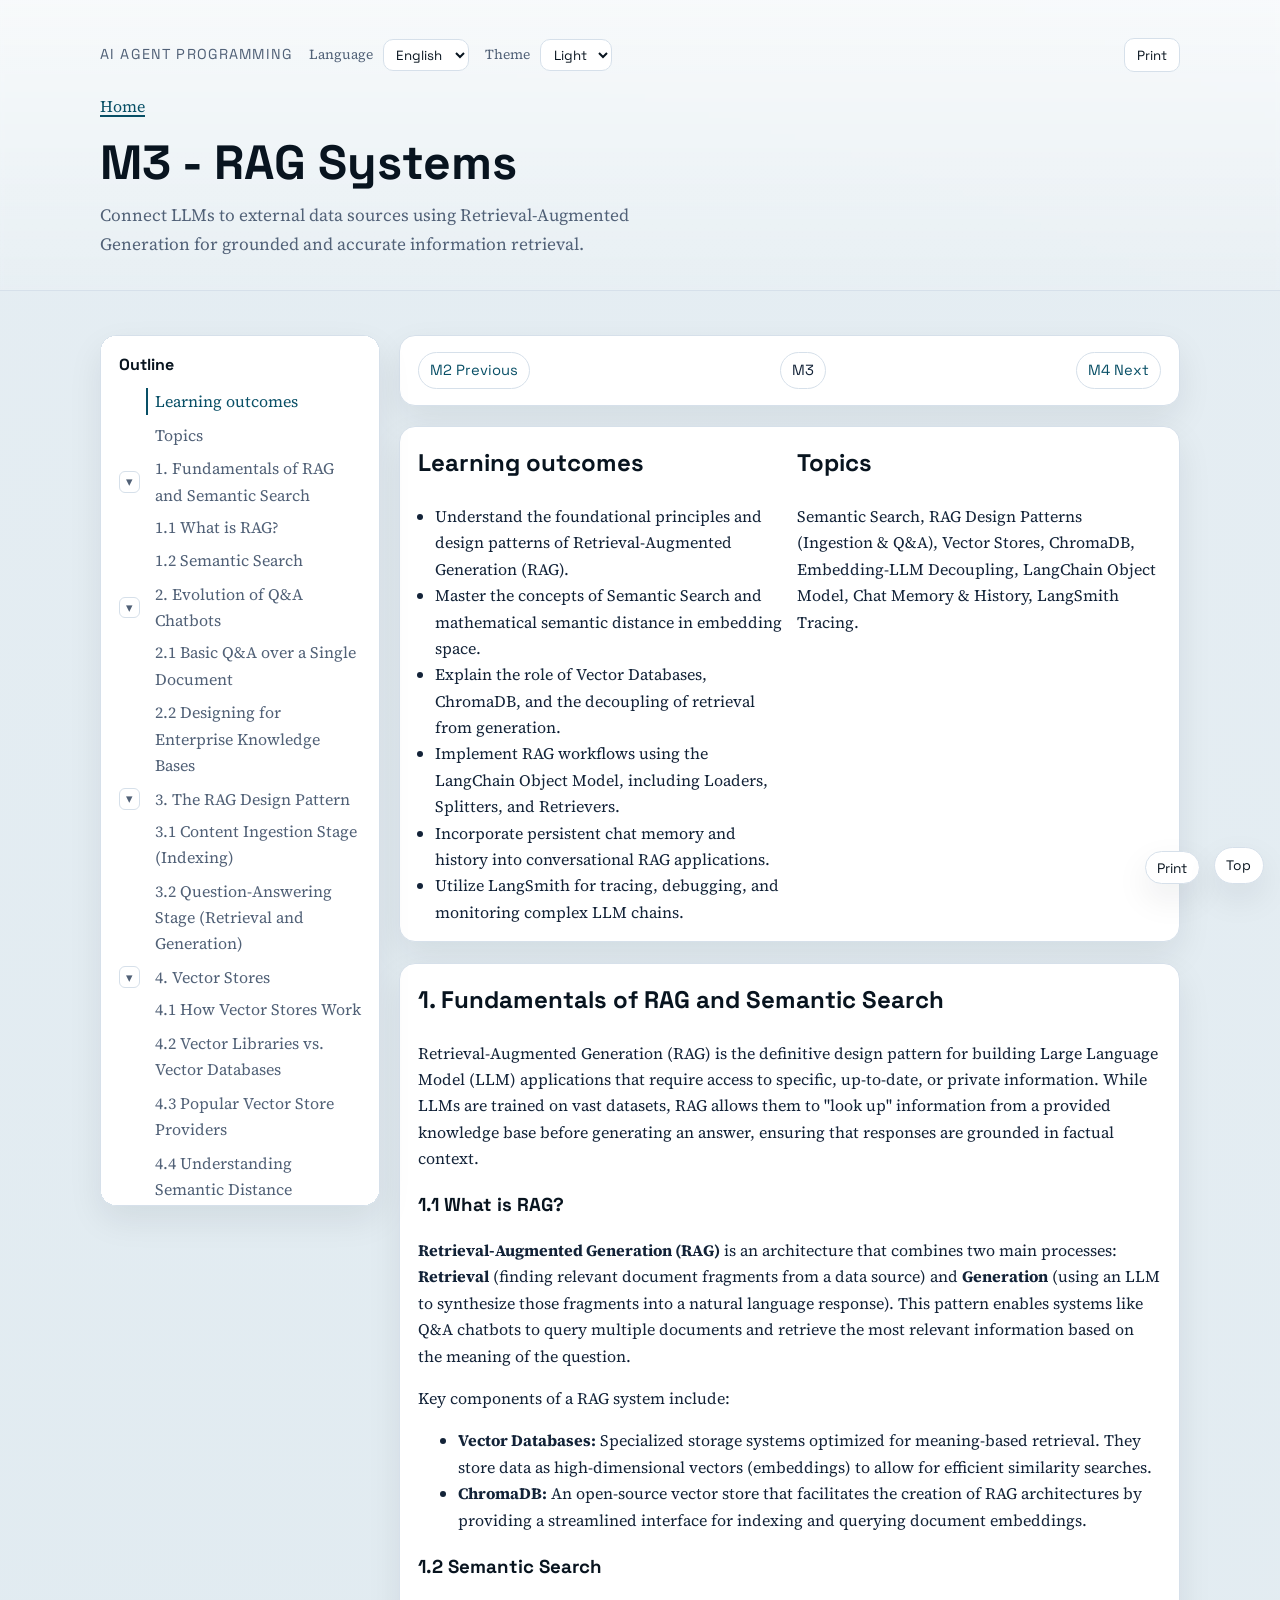
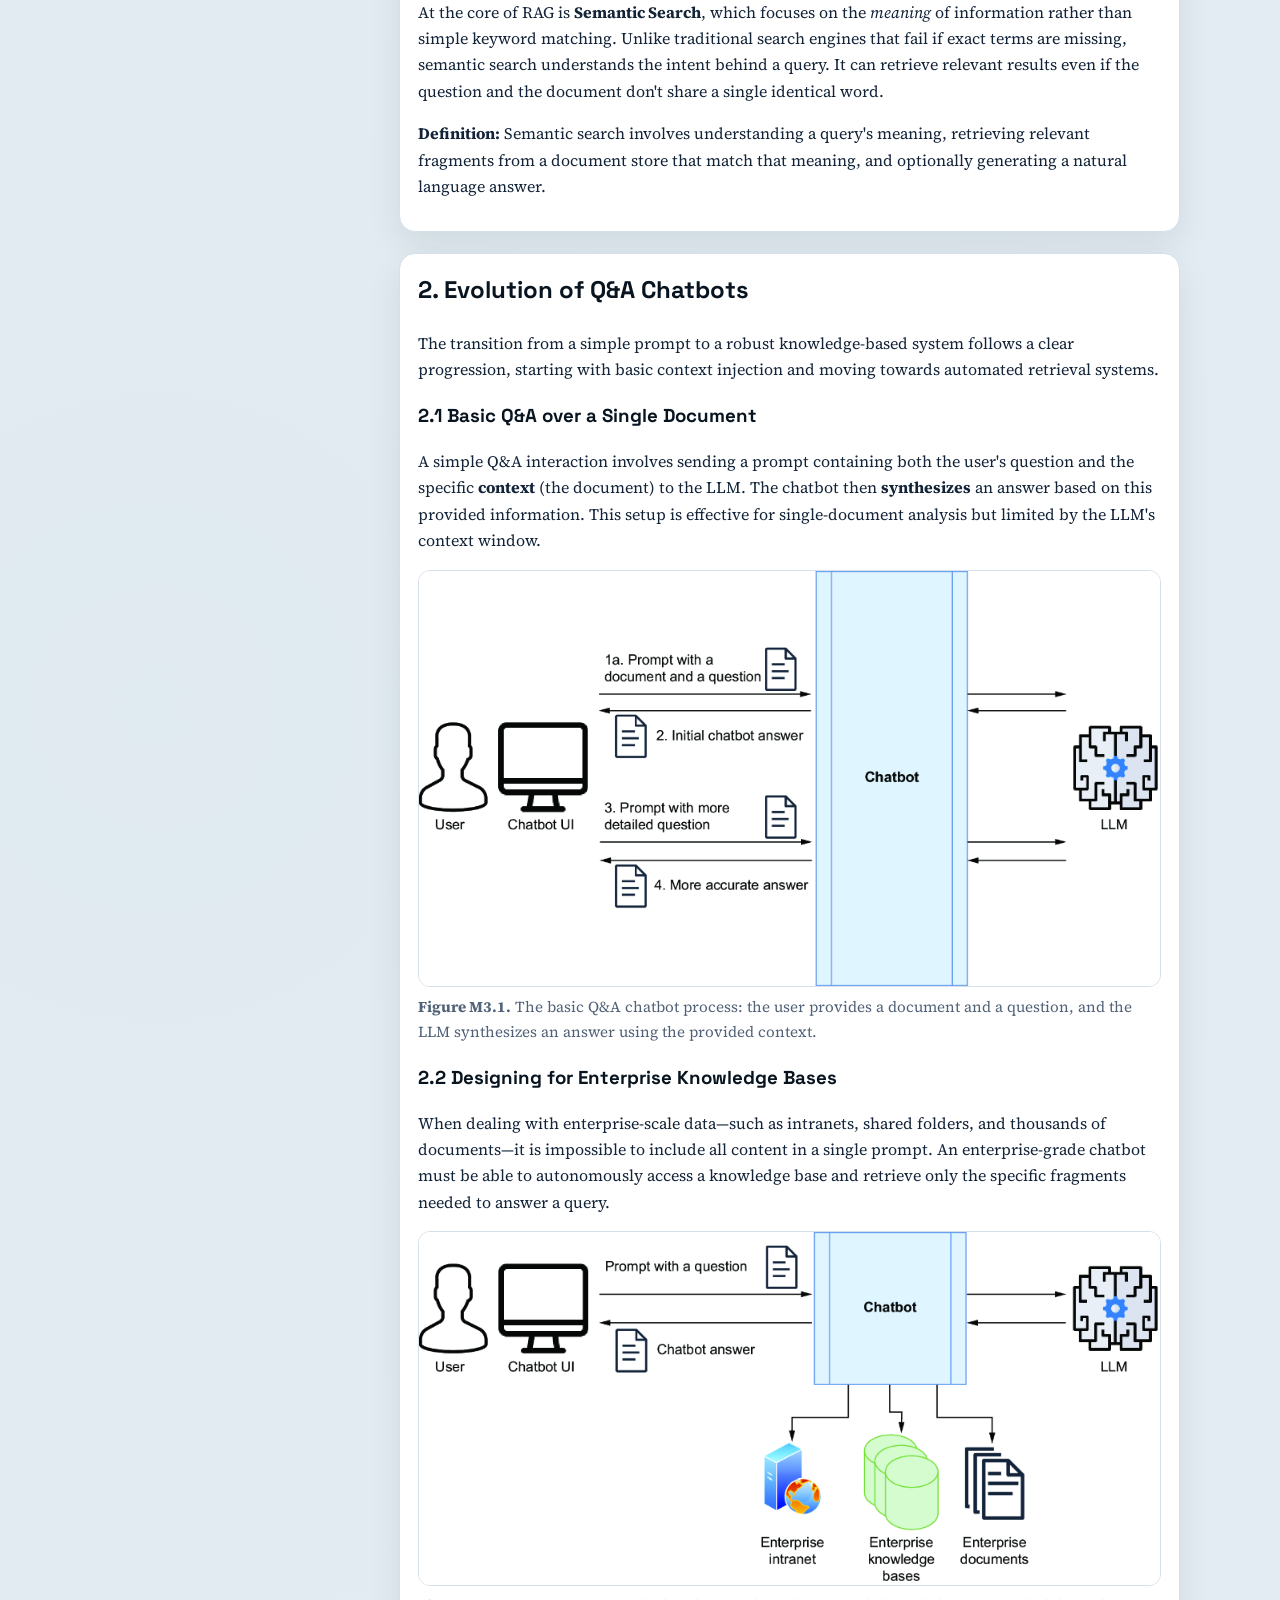
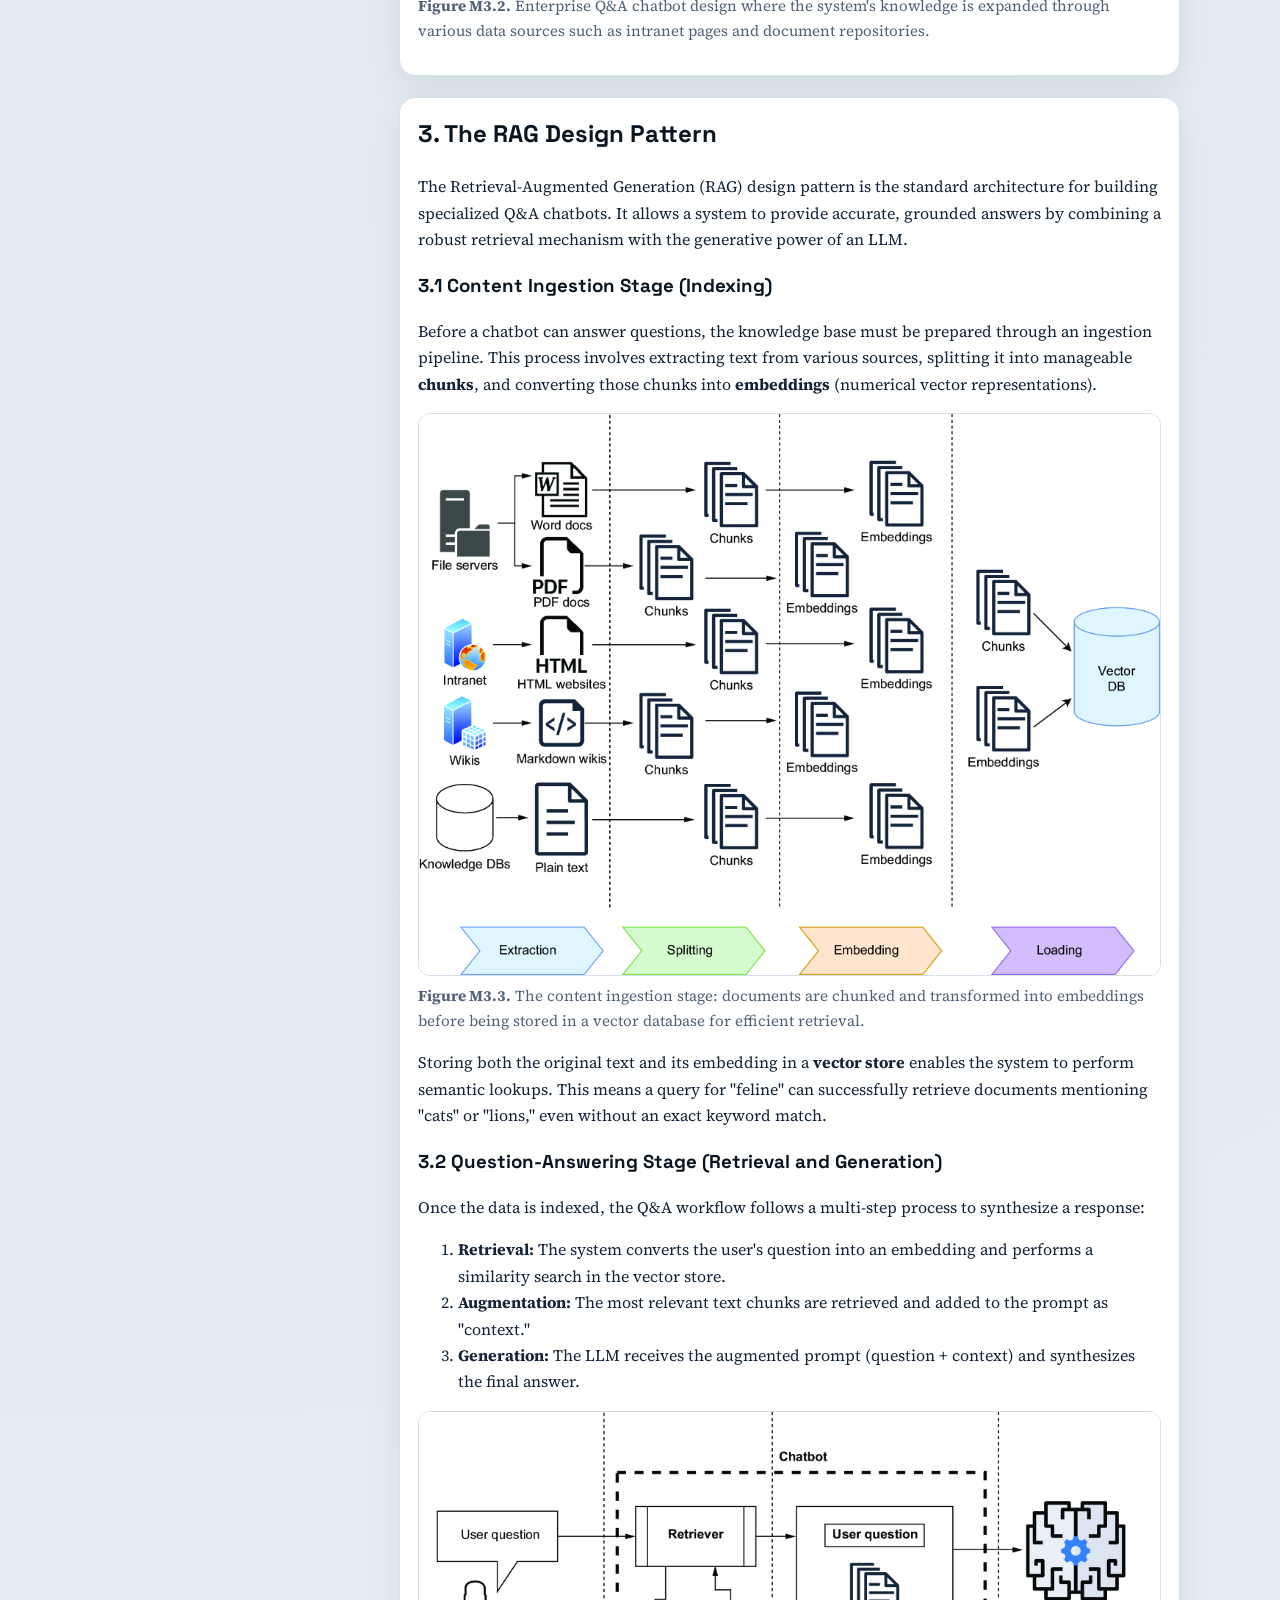
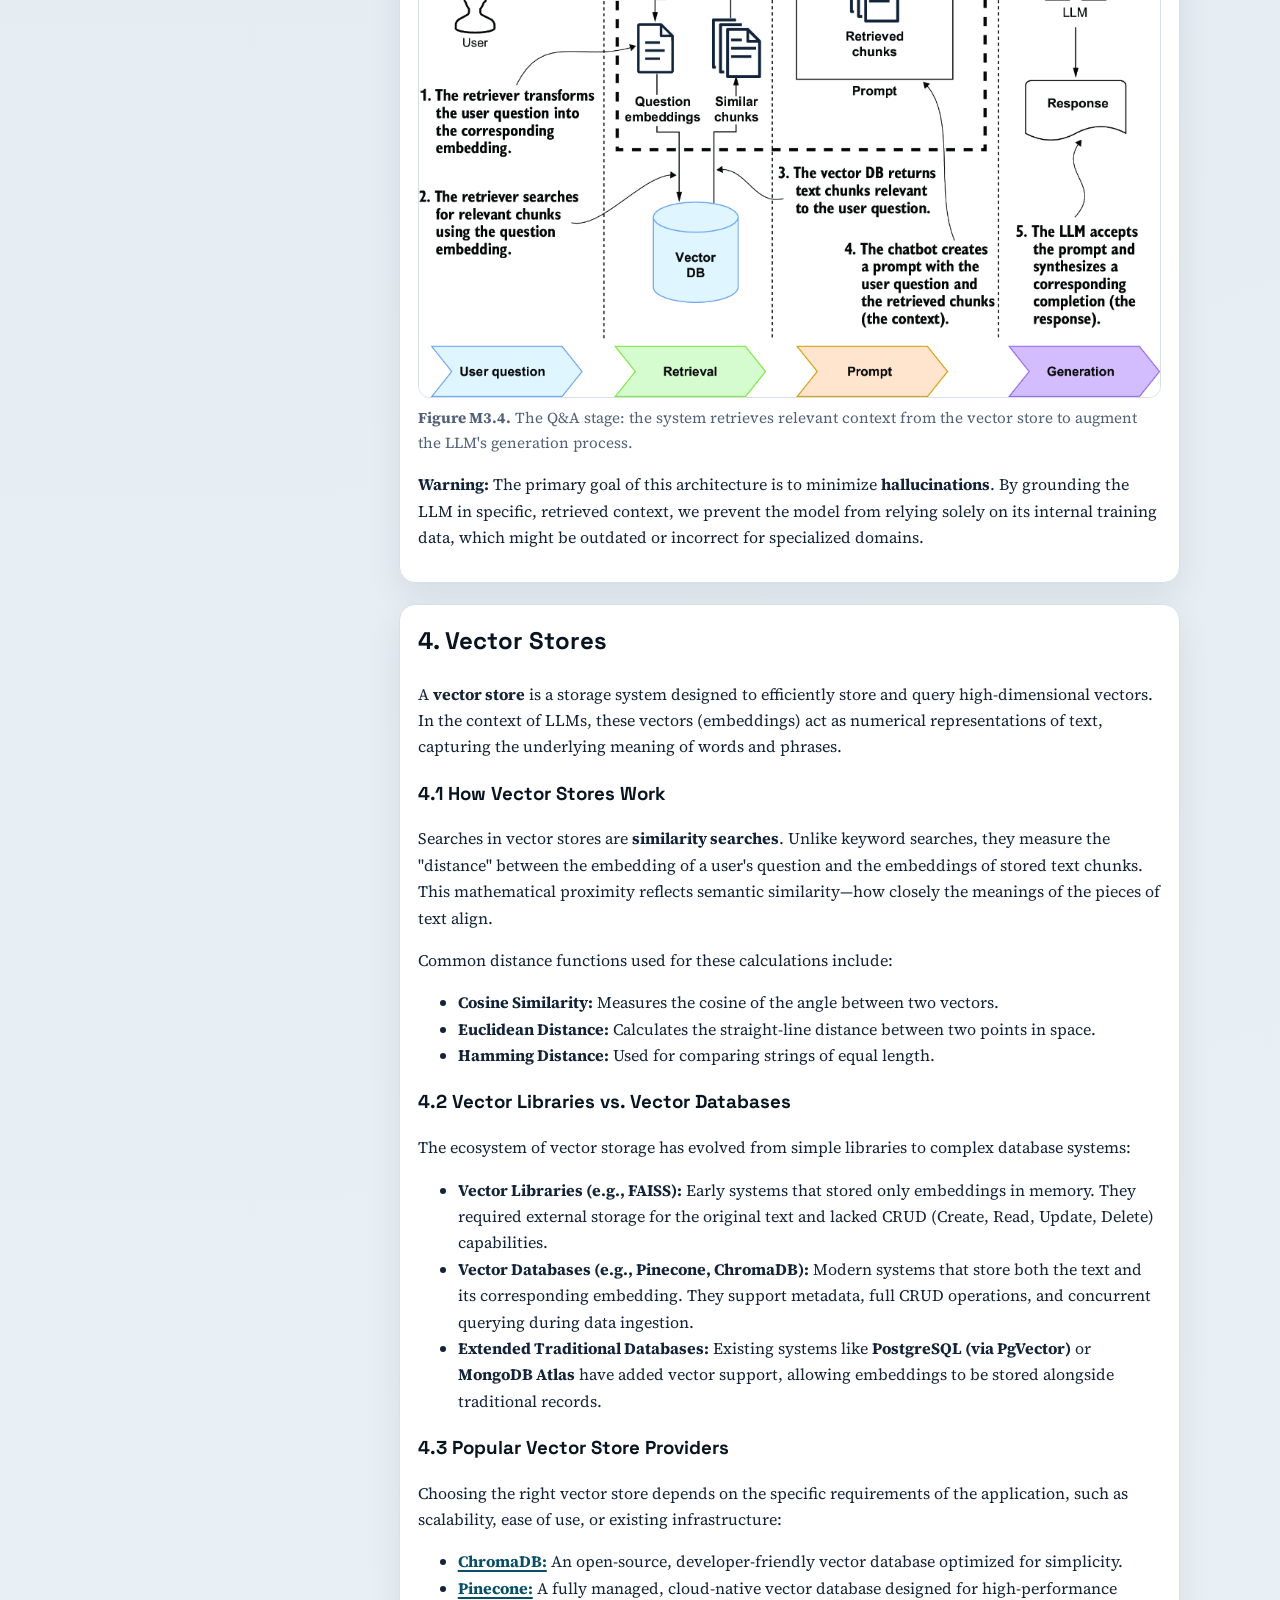
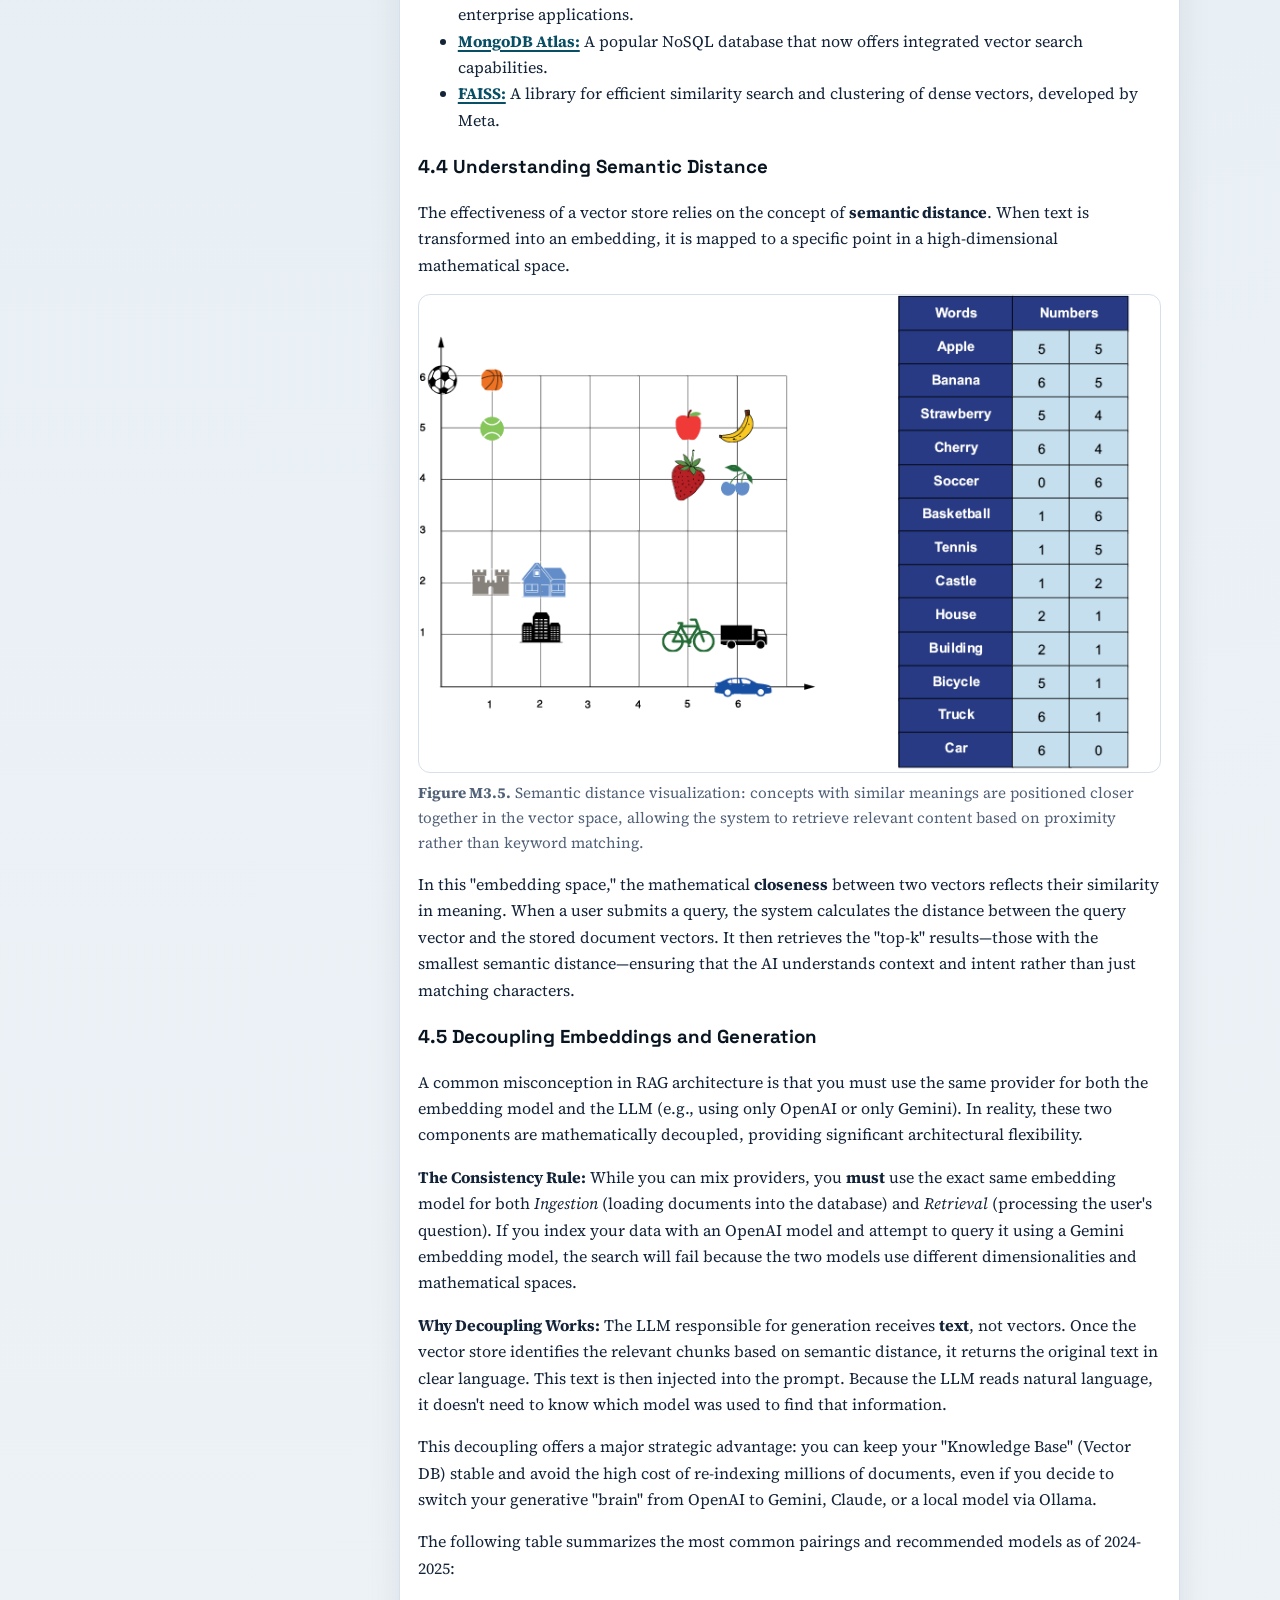
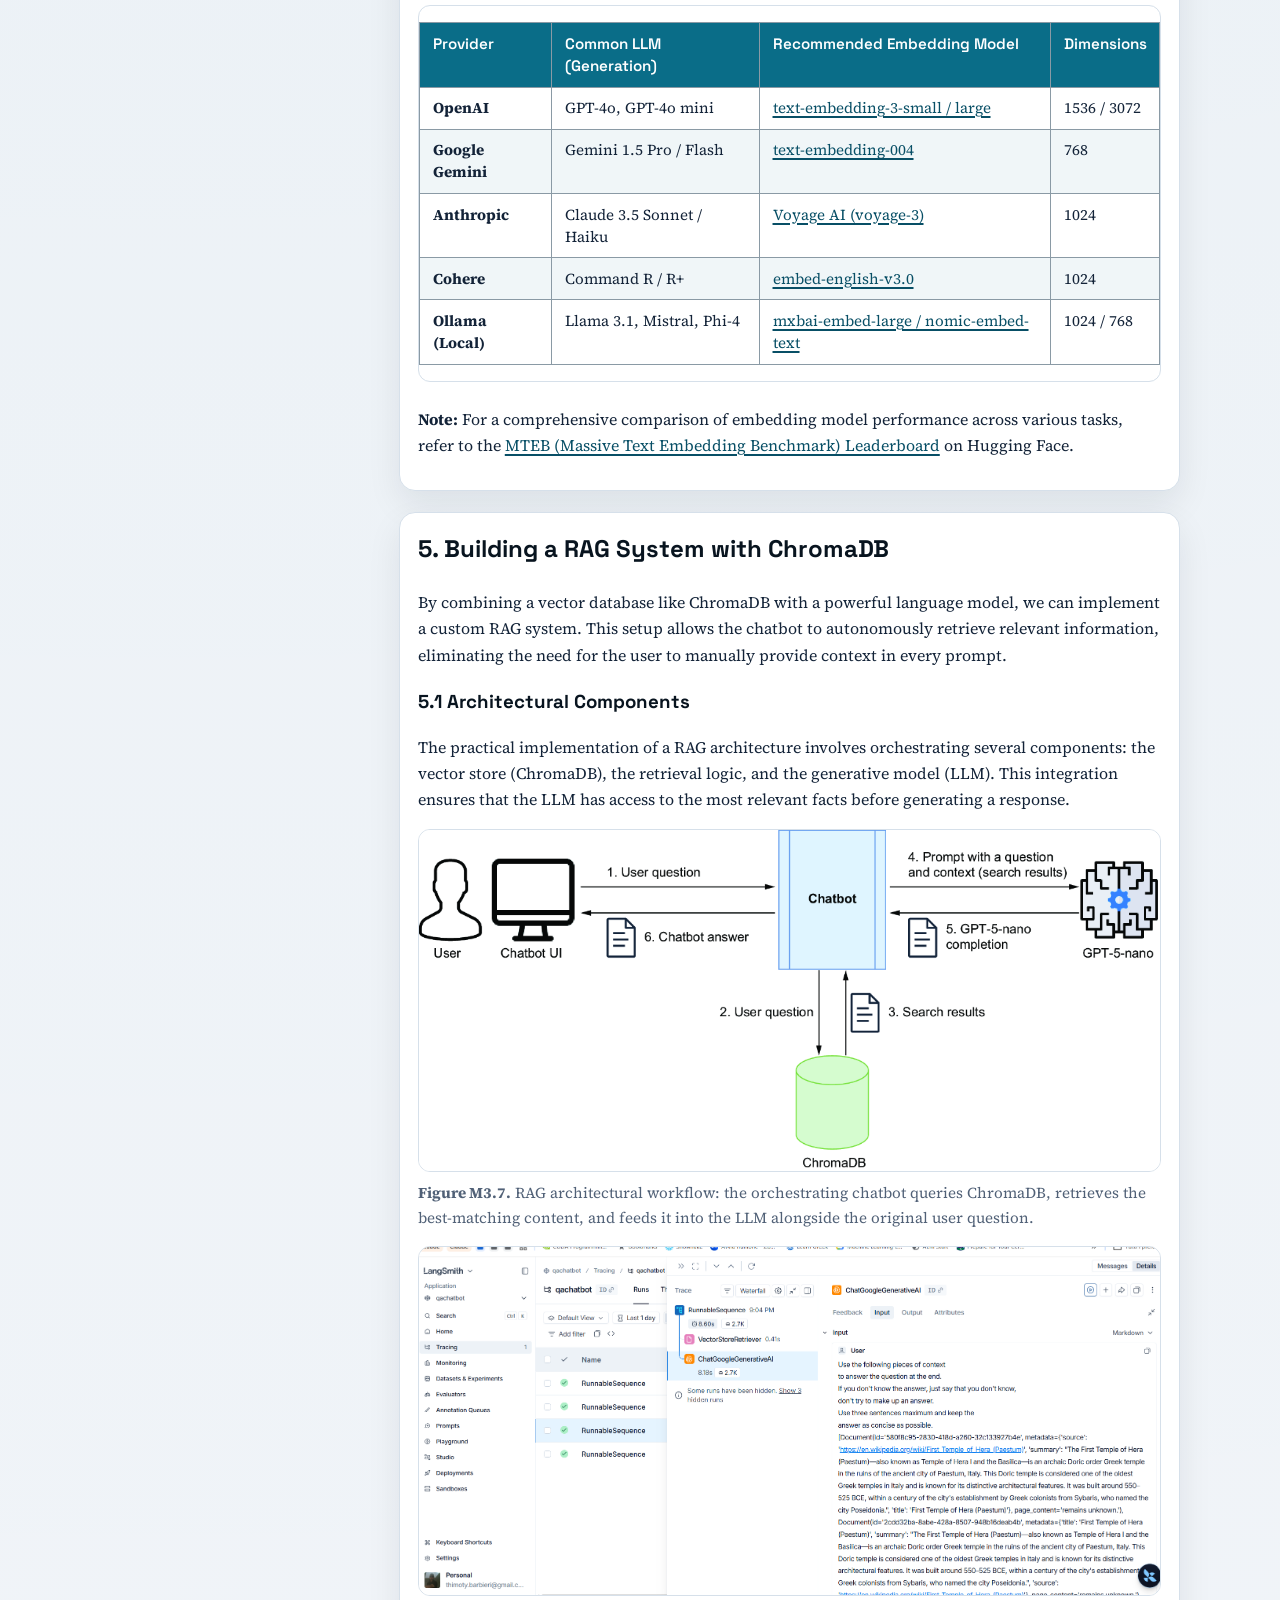
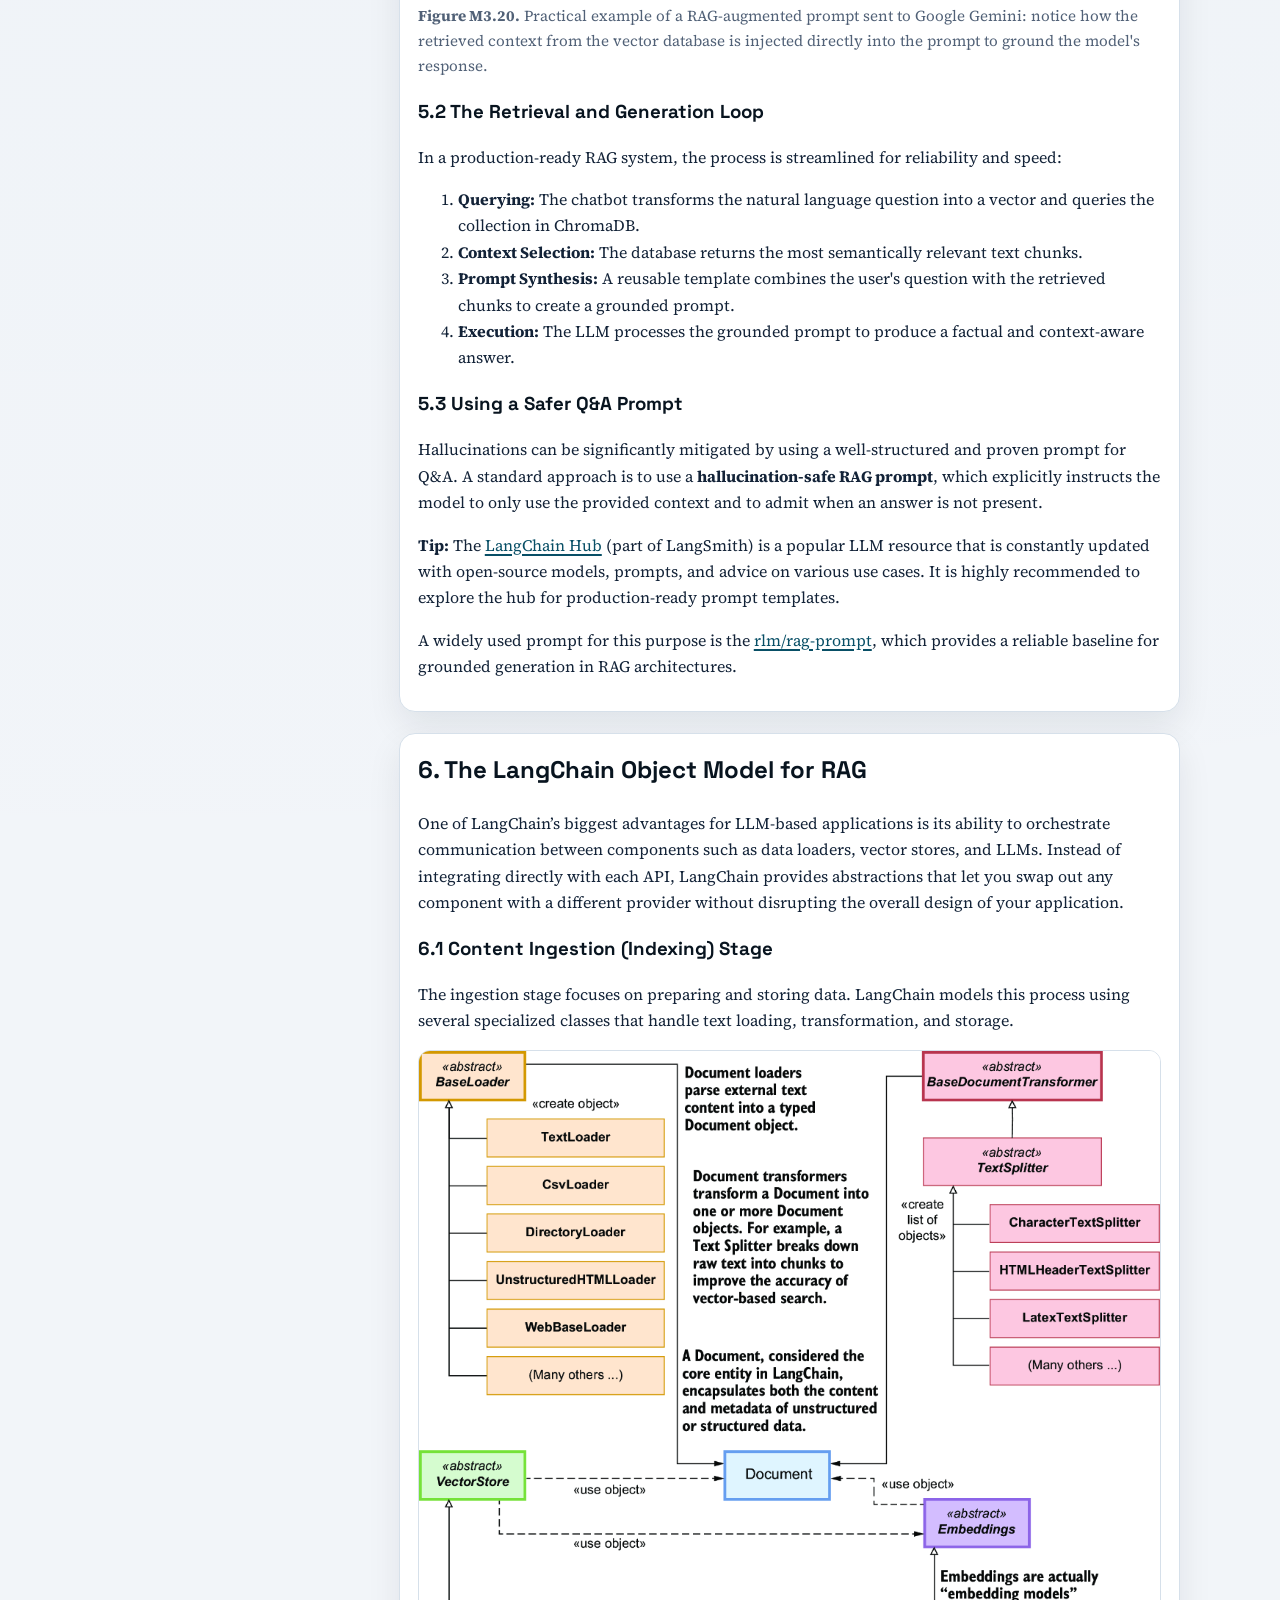
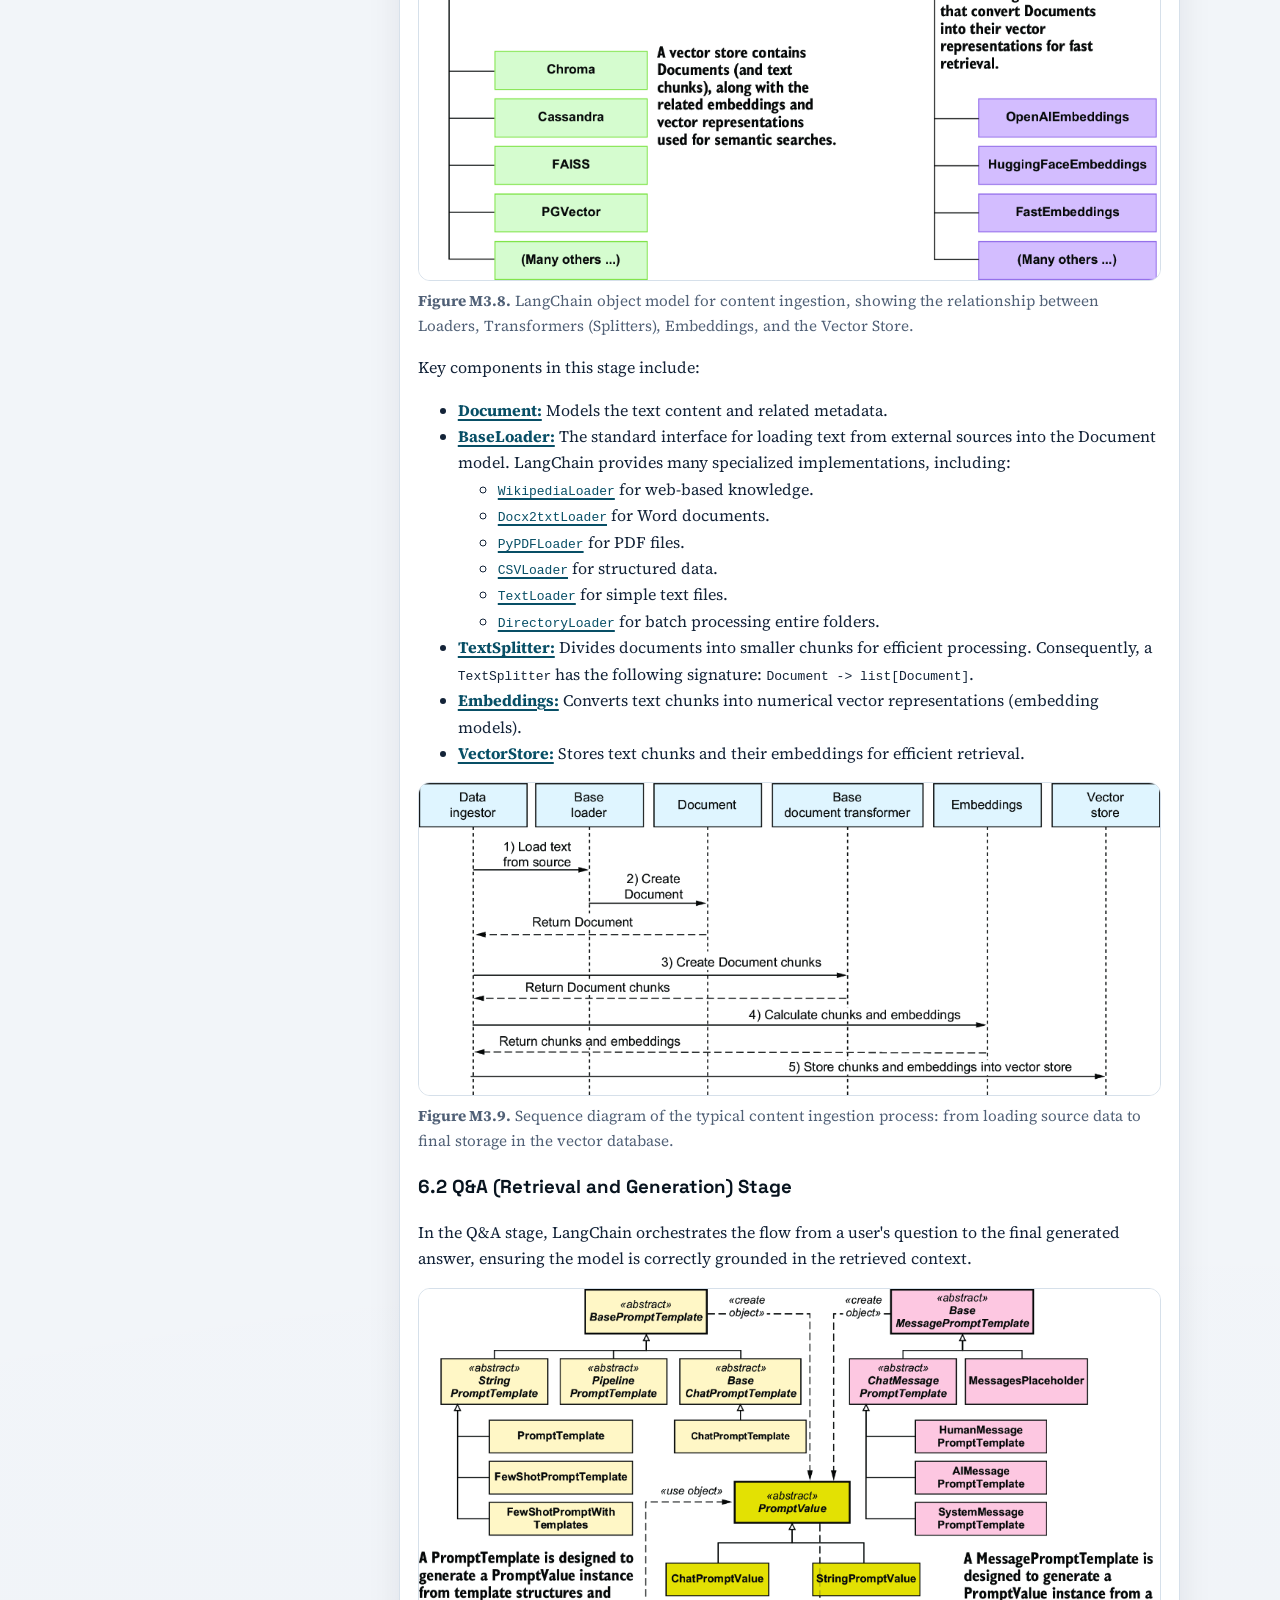
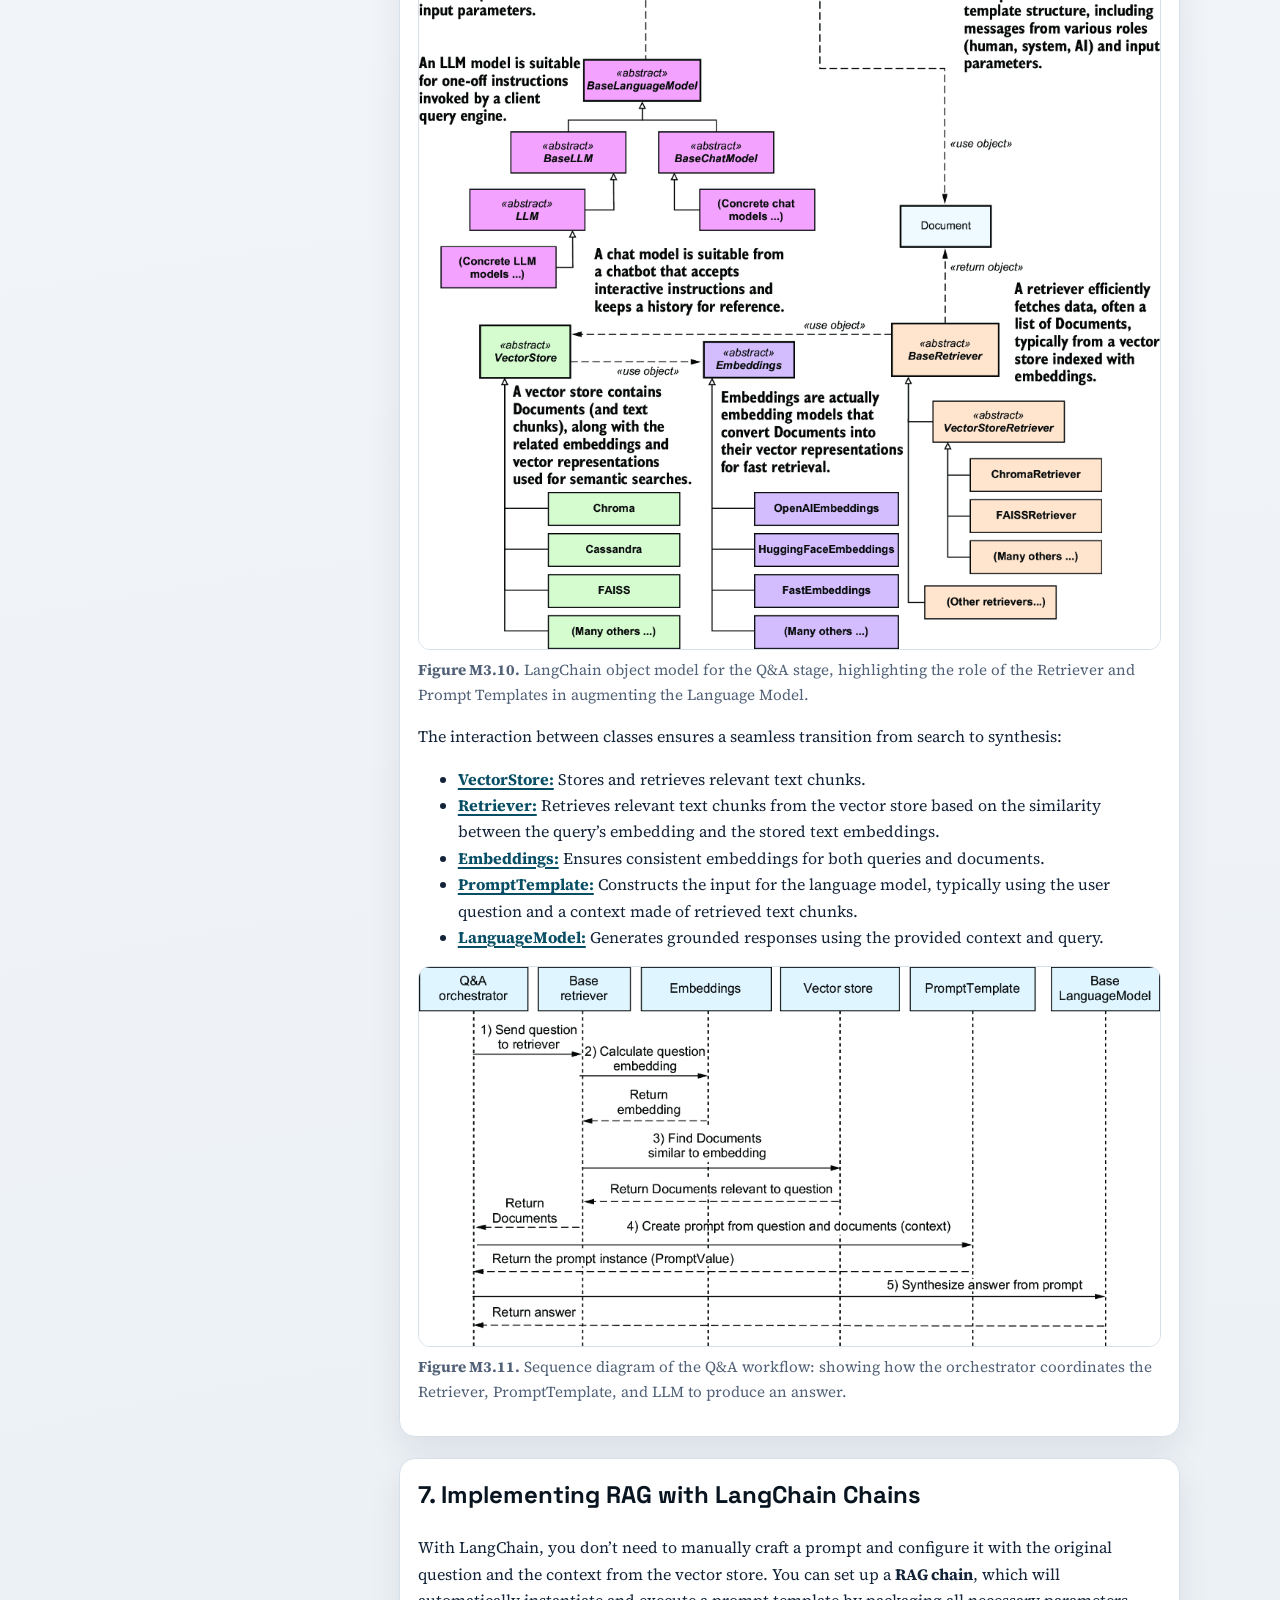
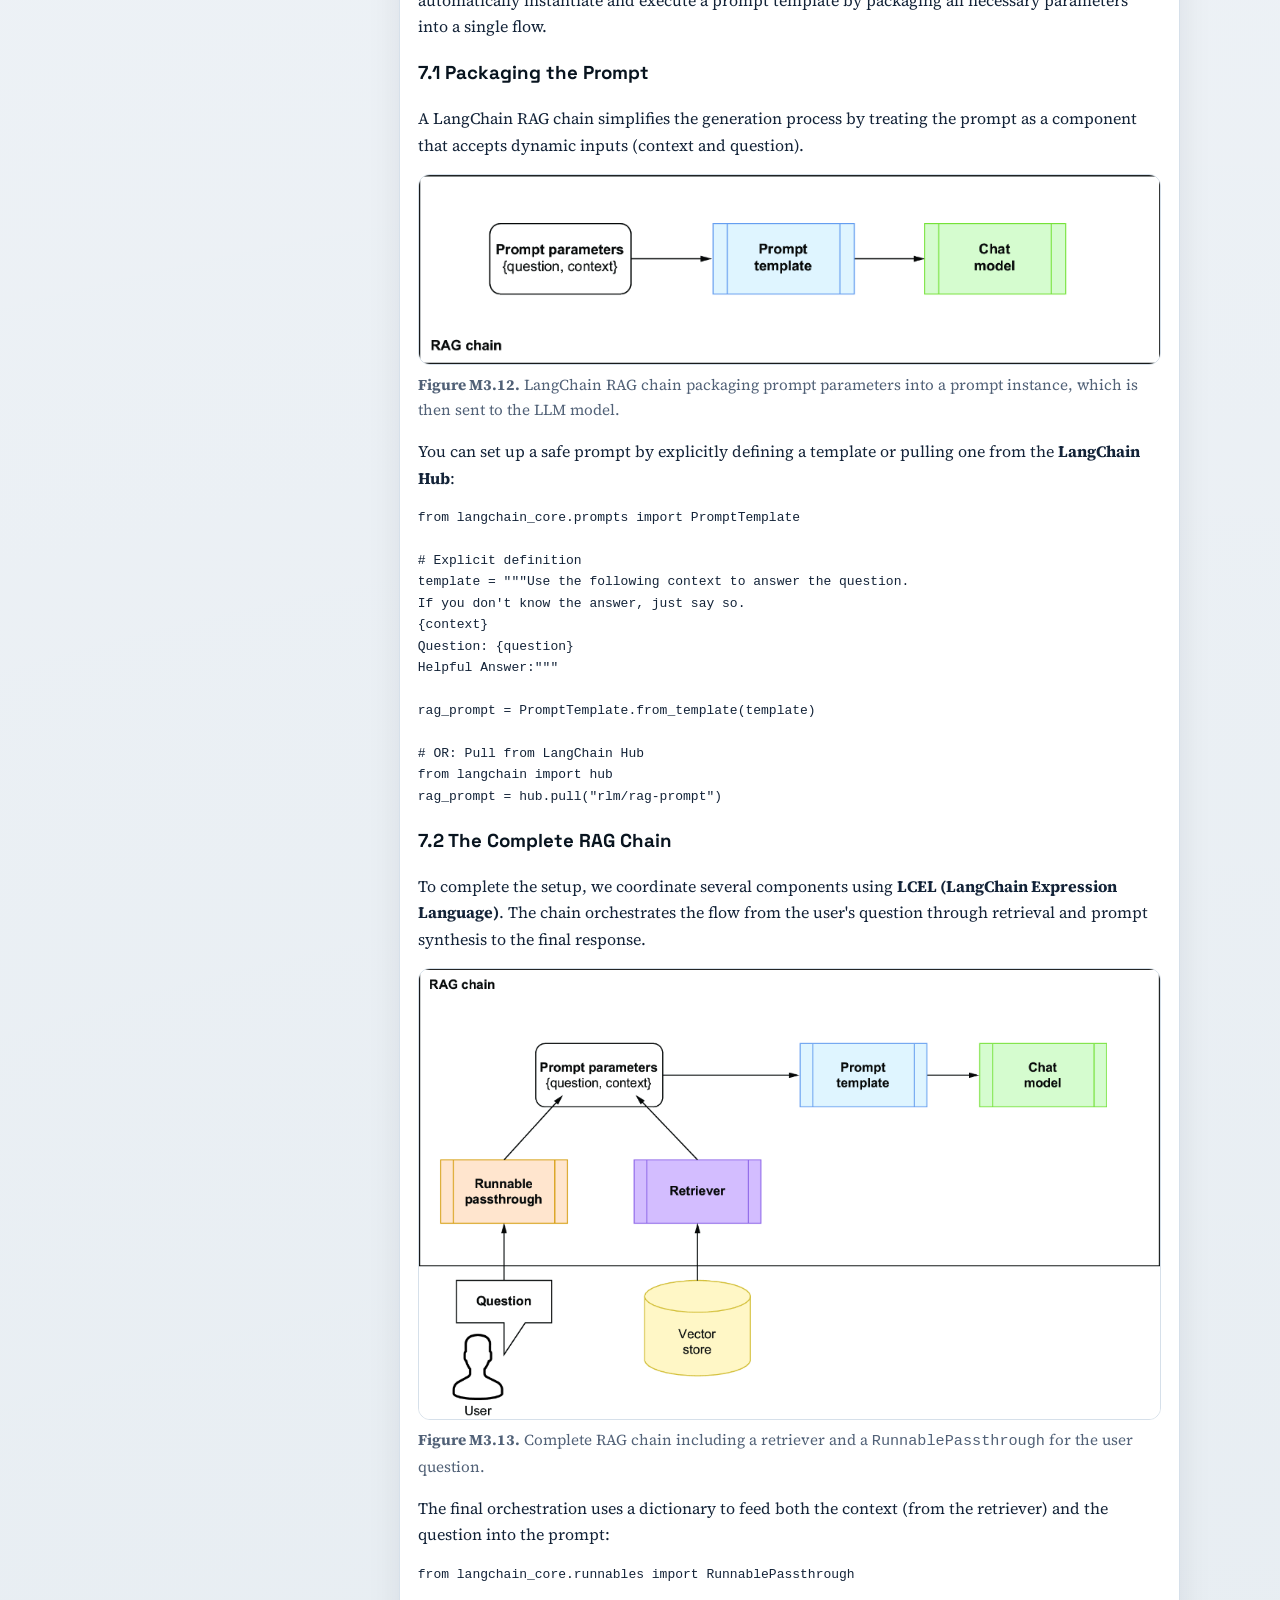
<file: site/chapters/chapter-03.html>
<!DOCTYPE html>
<html lang="en">
<head>
  <meta charset="utf-8">
  <meta name="viewport" content="width=device-width, initial-scale=1">
  <title>M3 - RAG Systems</title>
  <link rel="preconnect" href="https://fonts.googleapis.com">
  <link rel="preconnect" href="https://fonts.gstatic.com" crossorigin>
  <link href="https://fonts.googleapis.com/css2?family=Space+Grotesk:wght@400;500;700&family=Source+Serif+4:opsz,wght@8..60,400;8..60,600&display=swap" rel="stylesheet">
  <link rel="stylesheet" href="../assets/css/site.css">
  <script defer src="../assets/js/site.js"></script>
</head>
<body id="top" data-page-lang="en">
  <div id="google_translate_element" class="translate-host" aria-hidden="true"></div>

  <header class="site-header">
    <div class="shell">
      <section class="hero">
        <p><a href="../index.html">Home</a></p>
        <h1>M3 - RAG Systems</h1>
        <p class="hero-copy">Connect LLMs to external data sources using Retrieval-Augmented Generation for grounded and accurate information retrieval.</p>
      </section>
    </div>
  </header>

  <main class="shell module-layout">
    <aside class="panel outline-panel" aria-label="Module outline">
      <h2 class="outline-title">Outline</h2>
      <nav id="outline-nav"></nav>
    </aside>

    <article class="module-main">
      <section class="panel">
        <nav class="module-nav" aria-label="Module navigation">
          <a href="chapter-02.html">M2 Previous</a>
          <span>M3</span>
          <a href="chapter-04.html">M4 Next</a>
        </nav>
      </section>

      <section class="panel info-grid">
        <div>
          <h2>Learning outcomes</h2>
          <ul>
            <li>Understand the foundational principles and design patterns of Retrieval-Augmented Generation (RAG).</li>
            <li>Master the concepts of Semantic Search and mathematical semantic distance in embedding space.</li>
            <li>Explain the role of Vector Databases, ChromaDB, and the decoupling of retrieval from generation.</li>
            <li>Implement RAG workflows using the LangChain Object Model, including Loaders, Splitters, and Retrievers.</li>
            <li>Incorporate persistent chat memory and history into conversational RAG applications.</li>
            <li>Utilize LangSmith for tracing, debugging, and monitoring complex LLM chains.</li>
          </ul>
        </div>
        <div>
          <h2>Topics</h2>
          <p>Semantic Search, RAG Design Patterns (Ingestion & Q&A), Vector Stores, ChromaDB, Embedding-LLM Decoupling, LangChain Object Model, Chat Memory & History, LangSmith Tracing.</p>
        </div>
      </section>

      <section class="panel">
        <h2>1. Fundamentals of RAG and Semantic Search</h2>
        <p>Retrieval-Augmented Generation (RAG) is the definitive design pattern for building Large Language Model (LLM) applications that require access to specific, up-to-date, or private information. While LLMs are trained on vast datasets, RAG allows them to "look up" information from a provided knowledge base before generating an answer, ensuring that responses are grounded in factual context.</p>

        <h3>1.1 What is RAG?</h3>
        <p><strong>Retrieval-Augmented Generation (RAG)</strong> is an architecture that combines two main processes: <strong>Retrieval</strong> (finding relevant document fragments from a data source) and <strong>Generation</strong> (using an LLM to synthesize those fragments into a natural language response). This pattern enables systems like Q&amp;A chatbots to query multiple documents and retrieve the most relevant information based on the meaning of the question.</p>
        
        <p>Key components of a RAG system include:</p>
        <ul>
          <li><strong>Vector Databases:</strong> Specialized storage systems optimized for meaning-based retrieval. They store data as high-dimensional vectors (embeddings) to allow for efficient similarity searches.</li>
          <li><strong>ChromaDB:</strong> An open-source vector store that facilitates the creation of RAG architectures by providing a streamlined interface for indexing and querying document embeddings.</li>
        </ul>

        <h3>1.2 Semantic Search</h3>
        <p>At the core of RAG is <strong>Semantic Search</strong>, which focuses on the <em>meaning</em> of information rather than simple keyword matching. Unlike traditional search engines that fail if exact terms are missing, semantic search understands the intent behind a query. It can retrieve relevant results even if the question and the document don't share a single identical word.</p>
        
        <div class="note">
          <p><strong>Definition:</strong> Semantic search involves understanding a query's meaning, retrieving relevant fragments from a document store that match that meaning, and optionally generating a natural language answer.</p>
        </div>
      </section>

      <section class="panel">
        <h2>2. Evolution of Q&amp;A Chatbots</h2>
        <p>The transition from a simple prompt to a robust knowledge-based system follows a clear progression, starting with basic context injection and moving towards automated retrieval systems.</p>

        <h3>2.1 Basic Q&amp;A over a Single Document</h3>
        <p>A simple Q&amp;A interaction involves sending a prompt containing both the user's question and the specific <strong>context</strong> (the document) to the LLM. The chatbot then <strong>synthesizes</strong> an answer based on this provided information. This setup is effective for single-document analysis but limited by the LLM's context window.</p>

        <figure class="module-figure" data-zoomable>
          <img src="../assets/images/m3-figure-6-1-simple-qa-chatbot.png" alt="Simple Q&A chatbot process involving context injection.">
          <figcaption><strong>Figure M3.1.</strong> The basic Q&amp;A chatbot process: the user provides a document and a question, and the LLM synthesizes an answer using the provided context.</figcaption>
        </figure>

        <h3>2.2 Designing for Enterprise Knowledge Bases</h3>
        <p>When dealing with enterprise-scale data—such as intranets, shared folders, and thousands of documents—it is impossible to include all content in a single prompt. An enterprise-grade chatbot must be able to autonomously access a knowledge base and retrieve only the specific fragments needed to answer a query.</p>

        <figure class="module-figure" data-zoomable>
          <img src="../assets/images/m3-figure-6-2-enterprise-qa-chatbot.png" alt="Hypothetical design for an enterprise Q&A chatbot with multiple data sources.">
          <figcaption><strong>Figure M3.2.</strong> Enterprise Q&amp;A chatbot design where the system's knowledge is expanded through various data sources such as intranet pages and document repositories.</figcaption>
        </figure>
      </section>

      <section class="panel">
        <h2>3. The RAG Design Pattern</h2>
        <p>The Retrieval-Augmented Generation (RAG) design pattern is the standard architecture for building specialized Q&amp;A chatbots. It allows a system to provide accurate, grounded answers by combining a robust retrieval mechanism with the generative power of an LLM.</p>

        <h3>3.1 Content Ingestion Stage (Indexing)</h3>
        <p>Before a chatbot can answer questions, the knowledge base must be prepared through an ingestion pipeline. This process involves extracting text from various sources, splitting it into manageable <strong>chunks</strong>, and converting those chunks into <strong>embeddings</strong> (numerical vector representations).</p>
        
        <figure class="module-figure" data-zoomable>
          <img src="../assets/images/m3-figure-6-3-rag-ingestion.png" alt="RAG content ingestion stage: from source documents to vector database.">
          <figcaption><strong>Figure M3.3.</strong> The content ingestion stage: documents are chunked and transformed into embeddings before being stored in a vector database for efficient retrieval.</figcaption>
        </figure>

        <p>Storing both the original text and its embedding in a <strong>vector store</strong> enables the system to perform semantic lookups. This means a query for "feline" can successfully retrieve documents mentioning "cats" or "lions," even without an exact keyword match.</p>

        <h3>3.2 Question-Answering Stage (Retrieval and Generation)</h3>
        <p>Once the data is indexed, the Q&amp;A workflow follows a multi-step process to synthesize a response:</p>
        <ol>
          <li><strong>Retrieval:</strong> The system converts the user's question into an embedding and performs a similarity search in the vector store.</li>
          <li><strong>Augmentation:</strong> The most relevant text chunks are retrieved and added to the prompt as "context."</li>
          <li><strong>Generation:</strong> The LLM receives the augmented prompt (question + context) and synthesizes the final answer.</li>
        </ol>

        <figure class="module-figure" data-zoomable>
          <img src="../assets/images/m3-figure-6-4-rag-qa-stage.png" alt="RAG Q&A stage: Retrieval and Generation workflow.">
          <figcaption><strong>Figure M3.4.</strong> The Q&amp;A stage: the system retrieves relevant context from the vector store to augment the LLM's generation process.</figcaption>
        </figure>

        <div class="note warning">
          <p><strong>Warning:</strong> The primary goal of this architecture is to minimize <strong>hallucinations</strong>. By grounding the LLM in specific, retrieved context, we prevent the model from relying solely on its internal training data, which might be outdated or incorrect for specialized domains.</p>
        </div>
      </section>

      <section class="panel">
        <h2>4. Vector Stores</h2>
        <p>A <strong>vector store</strong> is a storage system designed to efficiently store and query high-dimensional vectors. In the context of LLMs, these vectors (embeddings) act as numerical representations of text, capturing the underlying meaning of words and phrases.</p>

        <h3>4.1 How Vector Stores Work</h3>
        <p>Searches in vector stores are <strong>similarity searches</strong>. Unlike keyword searches, they measure the "distance" between the embedding of a user's question and the embeddings of stored text chunks. This mathematical proximity reflects semantic similarity—how closely the meanings of the pieces of text align.</p>
        <p>Common distance functions used for these calculations include:</p>
        <ul>
          <li><strong>Cosine Similarity:</strong> Measures the cosine of the angle between two vectors.</li>
          <li><strong>Euclidean Distance:</strong> Calculates the straight-line distance between two points in space.</li>
          <li><strong>Hamming Distance:</strong> Used for comparing strings of equal length.</li>
        </ul>

        <h3>4.2 Vector Libraries vs. Vector Databases</h3>
        <p>The ecosystem of vector storage has evolved from simple libraries to complex database systems:</p>
        <ul>
          <li><strong>Vector Libraries (e.g., FAISS):</strong> Early systems that stored only embeddings in memory. They required external storage for the original text and lacked CRUD (Create, Read, Update, Delete) capabilities.</li>
          <li><strong>Vector Databases (e.g., Pinecone, ChromaDB):</strong> Modern systems that store both the text and its corresponding embedding. They support metadata, full CRUD operations, and concurrent querying during data ingestion.</li>
          <li><strong>Extended Traditional Databases:</strong> Existing systems like <strong>PostgreSQL (via PgVector)</strong> or <strong>MongoDB Atlas</strong> have added vector support, allowing embeddings to be stored alongside traditional records.</li>
        </ul>

        <h3>4.3 Popular Vector Store Providers</h3>
        <p>Choosing the right vector store depends on the specific requirements of the application, such as scalability, ease of use, or existing infrastructure:</p>
        <ul>
          <li><a href="https://docs.trychroma.com/" target="_blank" rel="noopener noreferrer"><strong>ChromaDB:</strong></a> An open-source, developer-friendly vector database optimized for simplicity.</li>
          <li><a href="https://www.pinecone.io/" target="_blank" rel="noopener noreferrer"><strong>Pinecone:</strong></a> A fully managed, cloud-native vector database designed for high-performance enterprise applications.</li>
          <li><a href="https://www.mongodb.com/products/platform/atlas-vector-search" target="_blank" rel="noopener noreferrer"><strong>MongoDB Atlas:</strong></a> A popular NoSQL database that now offers integrated vector search capabilities.</li>
          <li><a href="https://github.com/facebookresearch/faiss/wiki/" target="_blank" rel="noopener noreferrer"><strong>FAISS:</strong></a> A library for efficient similarity search and clustering of dense vectors, developed by Meta.</li>
        </ul>

        <h3>4.4 Understanding Semantic Distance</h3>
        <p>The effectiveness of a vector store relies on the concept of <strong>semantic distance</strong>. When text is transformed into an embedding, it is mapped to a specific point in a high-dimensional mathematical space.</p>
        
        <figure class="module-figure" data-zoomable>
          <img src="../assets/images/m3-figure-6-5-semantic-distance.png" alt="Visualization of semantic distance in embedding space.">
          <figcaption><strong>Figure M3.5.</strong> Semantic distance visualization: concepts with similar meanings are positioned closer together in the vector space, allowing the system to retrieve relevant content based on proximity rather than keyword matching.</figcaption>
        </figure>

        <p>In this "embedding space," the mathematical <strong>closeness</strong> between two vectors reflects their similarity in meaning. When a user submits a query, the system calculates the distance between the query vector and the stored document vectors. It then retrieves the "top-k" results—those with the smallest semantic distance—ensuring that the AI understands context and intent rather than just matching characters.</p>

        <h3>4.5 Decoupling Embeddings and Generation</h3>
        <p>A common misconception in RAG architecture is that you must use the same provider for both the embedding model and the LLM (e.g., using only OpenAI or only Gemini). In reality, these two components are mathematically decoupled, providing significant architectural flexibility.</p>
        
        <p><strong>The Consistency Rule:</strong> While you can mix providers, you <strong>must</strong> use the exact same embedding model for both <em>Ingestion</em> (loading documents into the database) and <em>Retrieval</em> (processing the user's question). If you index your data with an OpenAI model and attempt to query it using a Gemini embedding model, the search will fail because the two models use different dimensionalities and mathematical spaces.</p>
        
        <div class="note">
          <p><strong>Why Decoupling Works:</strong> The LLM responsible for generation receives <strong>text</strong>, not vectors. Once the vector store identifies the relevant chunks based on semantic distance, it returns the original text in clear language. This text is then injected into the prompt. Because the LLM reads natural language, it doesn't need to know which model was used to find that information.</p>
        </div>

        <p>This decoupling offers a major strategic advantage: you can keep your "Knowledge Base" (Vector DB) stable and avoid the high cost of re-indexing millions of documents, even if you decide to switch your generative "brain" from OpenAI to Gemini, Claude, or a local model via Ollama.</p>

        <p>The following table summarizes the most common pairings and recommended models as of 2024-2025:</p>

        <div class="table-container">
          <table>
            <thead>
              <tr>
                <th>Provider</th>
                <th>Common LLM (Generation)</th>
                <th>Recommended Embedding Model</th>
                <th>Dimensions</th>
              </tr>
            </thead>
            <tbody>
              <tr>
                <td><strong>OpenAI</strong></td>
                <td>GPT-4o, GPT-4o mini</td>
                <td><a href="https://platform.openai.com/docs/guides/embeddings" target="_blank" rel="noopener noreferrer">text-embedding-3-small / large</a></td>
                <td>1536 / 3072</td>
              </tr>
              <tr>
                <td><strong>Google Gemini</strong></td>
                <td>Gemini 1.5 Pro / Flash</td>
                <td><a href="https://ai.google.dev/gemini-api/docs/embeddings" target="_blank" rel="noopener noreferrer">text-embedding-004</a></td>
                <td>768</td>
              </tr>
              <tr>
                <td><strong>Anthropic</strong></td>
                <td>Claude 3.5 Sonnet / Haiku</td>
                <td><a href="https://docs.anthropic.com/en/docs/build-with-claude/embeddings" target="_blank" rel="noopener noreferrer">Voyage AI (voyage-3)</a></td>
                <td>1024</td>
              </tr>
              <tr>
                <td><strong>Cohere</strong></td>
                <td>Command R / R+</td>
                <td><a href="https://docs.cohere.com/docs/embed-v3" target="_blank" rel="noopener noreferrer">embed-english-v3.0</a></td>
                <td>1024</td>
              </tr>
              <tr>
                <td><strong>Ollama (Local)</strong></td>
                <td>Llama 3.1, Mistral, Phi-4</td>
                <td><a href="https://ollama.com/library/mxbai-embed-large" target="_blank" rel="noopener noreferrer">mxbai-embed-large / nomic-embed-text</a></td>
                <td>1024 / 768</td>
              </tr>
            </tbody>
          </table>
        </div>

        <div class="note">
          <p><strong>Note:</strong> For a comprehensive comparison of embedding model performance across various tasks, refer to the <a href="https://huggingface.co/spaces/mteb/leaderboard" target="_blank" rel="noopener noreferrer">MTEB (Massive Text Embedding Benchmark) Leaderboard</a> on Hugging Face.</p>
        </div>
      </section>

      <section class="panel">
        <h2>5. Building a RAG System with ChromaDB</h2>
        <p>By combining a vector database like ChromaDB with a powerful language model, we can implement a custom RAG system. This setup allows the chatbot to autonomously retrieve relevant information, eliminating the need for the user to manually provide context in every prompt.</p>

        <h3>5.1 Architectural Components</h3>
        <p>The practical implementation of a RAG architecture involves orchestrating several components: the vector store (ChromaDB), the retrieval logic, and the generative model (LLM). This integration ensures that the LLM has access to the most relevant facts before generating a response.</p>
        
        <figure class="module-figure" data-zoomable>
          <img src="../assets/images/m3-figure-6-7-rag-architecture-chromadb.png" alt="RAG architectural diagram with ChromaDB and LLM.">
          <figcaption><strong>Figure M3.7.</strong> RAG architectural workflow: the orchestrating chatbot queries ChromaDB, retrieves the best-matching content, and feeds it into the LLM alongside the original user question.</figcaption>
        </figure>

        <figure class="module-figure" data-zoomable>
          <img src="../assets/images/m3-figure-5-3-gemini-rag-input.png" alt="Example of RAG-augmented prompt sent to Google Gemini.">
          <figcaption><strong>Figure M3.20.</strong> Practical example of a RAG-augmented prompt sent to Google Gemini: notice how the retrieved context from the vector database is injected directly into the prompt to ground the model's response.</figcaption>
        </figure>

        <h3>5.2 The Retrieval and Generation Loop</h3>
        <p>In a production-ready RAG system, the process is streamlined for reliability and speed:</p>
        <ol>
          <li><strong>Querying:</strong> The chatbot transforms the natural language question into a vector and queries the collection in ChromaDB.</li>
          <li><strong>Context Selection:</strong> The database returns the most semantically relevant text chunks.</li>
          <li><strong>Prompt Synthesis:</strong> A reusable template combines the user's question with the retrieved chunks to create a grounded prompt.</li>
          <li><strong>Execution:</strong> The LLM processes the grounded prompt to produce a factual and context-aware answer.</li>
        </ol>

        <h3>5.3 Using a Safer Q&A Prompt</h3>
        <p>Hallucinations can be significantly mitigated by using a well-structured and proven prompt for Q&amp;A. A standard approach is to use a <strong>hallucination-safe RAG prompt</strong>, which explicitly instructs the model to only use the provided context and to admit when an answer is not present.</p>
        
        <div class="note">
          <p><strong>Tip:</strong> The <a href="https://smith.langchain.com/hub" target="_blank" rel="noopener noreferrer">LangChain Hub</a> (part of LangSmith) is a popular LLM resource that is constantly updated with open-source models, prompts, and advice on various use cases. It is highly recommended to explore the hub for production-ready prompt templates.</p>
        </div>

        <p>A widely used prompt for this purpose is the <a href="https://smith.langchain.com/hub/rlm/rag-prompt" target="_blank" rel="noopener noreferrer">rlm/rag-prompt</a>, which provides a reliable baseline for grounded generation in RAG architectures.</p>
      </section>

      <section class="panel">
        <h2>6. The LangChain Object Model for RAG</h2>
        <p>One of LangChain’s biggest advantages for LLM-based applications is its ability to orchestrate communication between components such as data loaders, vector stores, and LLMs. Instead of integrating directly with each API, LangChain provides abstractions that let you swap out any component with a different provider without disrupting the overall design of your application.</p>

        <h3>6.1 Content Ingestion (Indexing) Stage</h3>
        <p>The ingestion stage focuses on preparing and storing data. LangChain models this process using several specialized classes that handle text loading, transformation, and storage.</p>
        
        <figure class="module-figure" data-zoomable>
          <img src="../assets/images/m3-figure-7-1-indexing-object-model.png" alt="LangChain object model for content ingestion.">
          <figcaption><strong>Figure M3.8.</strong> LangChain object model for content ingestion, showing the relationship between Loaders, Transformers (Splitters), Embeddings, and the Vector Store.</figcaption>
        </figure>

        <p>Key components in this stage include:</p>
        <ul>
          <li><a href="https://reference.langchain.com/python/langchain-core/documents/base/Document" target="_blank" rel="noopener noreferrer"><strong>Document:</strong></a> Models the text content and related metadata.</li>
          <li><a href="https://reference.langchain.com/python/langchain-core/document_loaders/base/BaseLoader" target="_blank" rel="noopener noreferrer"><strong>BaseLoader:</strong></a> The standard interface for loading text from external sources into the Document model. LangChain provides many specialized implementations, including:
            <ul>
              <li><a href="https://reference.langchain.com/python/langchain-community/document_loaders/wikipedia/WikipediaLoader" target="_blank" rel="noopener noreferrer"><code>WikipediaLoader</code></a> for web-based knowledge.</li>
              <li><a href="https://reference.langchain.com/python/langchain-community/document_loaders/word_2txt/Docx2txtLoader" target="_blank" rel="noopener noreferrer"><code>Docx2txtLoader</code></a> for Word documents.</li>
              <li><a href="https://reference.langchain.com/python/langchain-community/document_loaders/pdf/PyPDFLoader" target="_blank" rel="noopener noreferrer"><code>PyPDFLoader</code></a> for PDF files.</li>
              <li><a href="https://reference.langchain.com/python/langchain-community/document_loaders/csv/CSVLoader" target="_blank" rel="noopener noreferrer"><code>CSVLoader</code></a> for structured data.</li>
              <li><a href="https://reference.langchain.com/python/langchain-community/document_loaders/text/TextLoader" target="_blank" rel="noopener noreferrer"><code>TextLoader</code></a> for simple text files.</li>
              <li><a href="https://reference.langchain.com/python/langchain-community/document_loaders/directory/DirectoryLoader" target="_blank" rel="noopener noreferrer"><code>DirectoryLoader</code></a> for batch processing entire folders.</li>
            </ul>
          </li>
          <li><a href="https://reference.langchain.com/python/langchain-text-splitters/base/TextSplitter" target="_blank" rel="noopener noreferrer"><strong>TextSplitter:</strong></a> Divides documents into smaller chunks for efficient processing. Consequently, a <code>TextSplitter</code> has the following signature: <code>Document -> list[Document]</code>.</li>
          <li><a href="https://reference.langchain.com/python/langchain-core/embeddings/embeddings/Embeddings" target="_blank" rel="noopener noreferrer"><strong>Embeddings:</strong></a> Converts text chunks into numerical vector representations (embedding models).</li>
          <li><a href="https://reference.langchain.com/python/langchain-core/vectorstores/base/VectorStore" target="_blank" rel="noopener noreferrer"><strong>VectorStore:</strong></a> Stores text chunks and their embeddings for efficient retrieval.</li>
        </ul>

        <figure class="module-figure" data-zoomable>
          <img src="../assets/images/m3-figure-7-2-ingestion-sequence.png" alt="Sequence diagram of content ingestion in LangChain.">
          <figcaption><strong>Figure M3.9.</strong> Sequence diagram of the typical content ingestion process: from loading source data to final storage in the vector database.</figcaption>
        </figure>

        <h3>6.2 Q&A (Retrieval and Generation) Stage</h3>
        <p>In the Q&amp;A stage, LangChain orchestrates the flow from a user's question to the final generated answer, ensuring the model is correctly grounded in the retrieved context.</p>

        <figure class="module-figure" data-zoomable>
          <img src="../assets/images/m3-figure-7-3-qa-object-model.png" alt="LangChain object model for Q&A stage.">
          <figcaption><strong>Figure M3.10.</strong> LangChain object model for the Q&amp;A stage, highlighting the role of the Retriever and Prompt Templates in augmenting the Language Model.</figcaption>
        </figure>

        <p>The interaction between classes ensures a seamless transition from search to synthesis:</p>
        <ul>
          <li><a href="https://reference.langchain.com/python/langchain-core/vectorstores/base/VectorStore" target="_blank" rel="noopener noreferrer"><strong>VectorStore:</strong></a> Stores and retrieves relevant text chunks.</li>
          <li><a href="https://reference.langchain.com/python/langchain-core/retrievers/base/BaseRetriever" target="_blank" rel="noopener noreferrer"><strong>Retriever:</strong></a> Retrieves relevant text chunks from the vector store based on the similarity between the query’s embedding and the stored text embeddings.</li>
          <li><a href="https://reference.langchain.com/python/langchain-core/embeddings/embeddings/Embeddings" target="_blank" rel="noopener noreferrer"><strong>Embeddings:</strong></a> Ensures consistent embeddings for both queries and documents.</li>
          <li><a href="https://reference.langchain.com/python/langchain-core/prompts/prompt/PromptTemplate" target="_blank" rel="noopener noreferrer"><strong>PromptTemplate:</strong></a> Constructs the input for the language model, typically using the user question and a context made of retrieved text chunks.</li>
          <li><a href="https://reference.langchain.com/python/langchain-core/language_models/base/BaseLanguageModel" target="_blank" rel="noopener noreferrer"><strong>LanguageModel:</strong></a> Generates grounded responses using the provided context and query.</li>
        </ul>

        <figure class="module-figure" data-zoomable>
          <img src="../assets/images/m3-figure-7-4-qa-sequence.png" alt="Sequence diagram of the Q&A process in LangChain.">
          <figcaption><strong>Figure M3.11.</strong> Sequence diagram of the Q&amp;A workflow: showing how the orchestrator coordinates the Retriever, PromptTemplate, and LLM to produce an answer.</figcaption>
        </figure>
      </section>

      <section class="panel">
        <h2>7. Implementing RAG with LangChain Chains</h2>
        <p>With LangChain, you don’t need to manually craft a prompt and configure it with the original question and the context from the vector store. You can set up a <strong>RAG chain</strong>, which will automatically instantiate and execute a prompt template by packaging all necessary parameters into a single flow.</p>

        <h3>7.1 Packaging the Prompt</h3>
        <p>A LangChain RAG chain simplifies the generation process by treating the prompt as a component that accepts dynamic inputs (context and question).</p>
        
        <figure class="module-figure" data-zoomable>
          <img src="../assets/images/m3-figure-7-5-rag-chain-prompt-packaging.png" alt="LangChain RAG chain prompt packaging.">
          <figcaption><strong>Figure M3.12.</strong> LangChain RAG chain packaging prompt parameters into a prompt instance, which is then sent to the LLM model.</figcaption>
        </figure>

        <p>You can set up a safe prompt by explicitly defining a template or pulling one from the <strong>LangChain Hub</strong>:</p>
        <pre><code>from langchain_core.prompts import PromptTemplate

# Explicit definition
template = """Use the following context to answer the question.
If you don't know the answer, just say so.
{context}
Question: {question}
Helpful Answer:"""

rag_prompt = PromptTemplate.from_template(template)

# OR: Pull from LangChain Hub
from langchain import hub
rag_prompt = hub.pull("rlm/rag-prompt")</code></pre>

        <h3>7.2 The Complete RAG Chain</h3>
        <p>To complete the setup, we coordinate several components using <strong>LCEL (LangChain Expression Language)</strong>. The chain orchestrates the flow from the user's question through retrieval and prompt synthesis to the final response.</p>

        <figure class="module-figure" data-zoomable>
          <img src="../assets/images/m3-figure-7-6-amended-rag-chain.png" alt="Amended RAG chain with retriever and feeder.">
          <figcaption><strong>Figure M3.13.</strong> Complete RAG chain including a retriever and a <code>RunnablePassthrough</code> for the user question.</figcaption>
        </figure>

        <p>The final orchestration uses a dictionary to feed both the context (from the retriever) and the question into the prompt:</p>
        <pre><code>from langchain_core.runnables import RunnablePassthrough

rag_chain = (
    {"context": retriever, "question": RunnablePassthrough()}
    | rag_prompt
    | chatbot
)

# Execution
answer = rag_chain.invoke("Where was Poseidonia?")</code></pre>
      </section>

      <section class="panel">
        <h2>8. Chatbot Memory and History</h2>
        <p>A key feature of LLM-based chatbots is their ability to remember previous exchanges. This stateful interaction allows users to refine their queries without resubmitting the entire context or previous questions.</p>

        <figure class="module-figure" data-zoomable>
          <img src="../assets/images/m3-figure-8-1-stateless-rag-limitations.png" alt="Stateless RAG execution failing to resolve context.">
          <figcaption><strong>Figure M3.18.</strong> Limitations of stateless RAG: without conversation history, the model cannot resolve pronouns or references (like "they") from previous turns, leading to incomplete or disconnected answers.</figcaption>
        </figure>

        <h3>8.1 Modeling Chat Messages</h3>
        <p>LangChain uses a structured format for messages, assigning specific roles to each part of the conversation. This is typically implemented using the <a href="https://reference.langchain.com/python/langchain-core/prompts/chat/ChatPromptTemplate" target="_blank" rel="noopener noreferrer"><code>ChatPromptTemplate</code></a>:</p>
        <ul>
          <li><strong>System:</strong> Sets the assistant's persona and primary instructions.</li>
          <li><strong>Human:</strong> Represents the user's input/question.</li>
          <li><strong>AI:</strong> The model's synthesized response.</li>
        </ul>

        <h3>8.2 Managing History with ChatMessageHistory</h3>
        <p>To track these messages, LangChain provides the <a href="https://reference.langchain.com/python/langchain-community/chat_message_histories/in_memory/ChatMessageHistory" target="_blank" rel="noopener noreferrer"><code>ChatMessageHistory</code></a> class. It stores the sequence of <code>HumanMessage</code> and <code>AIMessage</code> objects, which can then be injected into the prompt for subsequent interactions.</p>
        
        <pre><code>from langchain_community.chat_message_histories import ChatMessageHistory

chat_history_memory = ChatMessageHistory()

# Update history during execution
chat_history_memory.add_user_message("Where was Poseidonia?")
answer = rag_chain.invoke("Where was Poseidonia?")
chat_history_memory.add_ai_message(answer)</code></pre>

        <h3>8.3 Integrating Memory into the LCEL Chain</h3>
        <p>Using <strong>LCEL</strong>, you can dynamically feed the message history into your RAG chain. By redefining the input dictionary, the chain automatically pulls the latest messages before generation:</p>
        
        <pre><code>from langchain_core.runnables import RunnableLambda

def get_history(x):
    return chat_history_memory.messages

rag_chain_with_memory = (
    {
        "retrieved_context": retriever,
        "question": RunnablePassthrough(),
        "chat_history_messages": RunnableLambda(get_history)
    }
    | rag_prompt
    | chatbot
)</code></pre>
      </section>

      <section class="panel">
        <h2>9. Tracing and Monitoring with LangSmith</h2>
        <p>As LLM applications grow in complexity, debugging and monitoring become critical. <strong>LangSmith</strong> is a developer platform designed to trace every step of your LLM workflow, providing visibility into the exact inputs and outputs of each component in your chain.</p>

        <h3>9.1 Key Capabilities</h3>
        <ul>
          <li><strong>Debugging:</strong> Inspect the execution of chains to identify where errors or hallucinations occur.</li>
          <li><strong>Evaluation:</strong> Use built-in evaluators to test the relevance and correctness of LLM responses.</li>
          <li><strong>Monitoring:</strong> Track real-time performance and user feedback in production environments.</li>
        </ul>

        <h3>9.2 Enabling Tracing</h3>
        <p>To enable tracing, you must configure your environment with a LangSmith API key. This can be done by setting environment variables before running your application:</p>
        <pre><code>export LANGSMITH_TRACING=true
export LANGSMITH_ENDPOINT=https://api.smith.langchain.com
export LANGSMITH_PROJECT="Q&A Chatbot"
export LANGSMITH_API_KEY="&lt;YOUR_API_KEY&gt;"</code></pre>

        <h3>9.3 Analyzing Traces</h3>
        <p>Once enabled, every execution of your chain is captured as a "trace" in the LangSmith dashboard. This allows you to drill down into the performance of specific components like the retriever or the LLM.</p>

        <figure class="module-figure" data-zoomable>
          <img src="../assets/images/m3-figure-7-7-langsmith-runs.png" alt="LangSmith high-level trace view.">
          <figcaption><strong>Figure M3.14.</strong> LangSmith dashboard showing high-level trace details for a Q&amp;A chatbot project.</figcaption>
        </figure>

        <figure class="module-figure" data-zoomable>
          <img src="../assets/images/m3-figure-7-8-langsmith-trace.png" alt="Detailed trace details in LangSmith.">
          <figcaption><strong>Figure M3.15.</strong> Detailed trace view: the left panel shows all project traces, while the middle panel displays specific execution runs.</figcaption>
        </figure>

        <figure class="module-figure" data-zoomable>
          <img src="../assets/images/m3-figure-7-9-langsmith-metadata.png" alt="Input and output analysis in LangSmith.">
          <figcaption><strong>Figure M3.16.</strong> The right-hand panel in LangSmith displays the specific input question and the resulting synthesized response.</figcaption>
        </figure>

        <figure class="module-figure" data-zoomable>
          <img src="../assets/images/m3-figure-7-10-run-details.png" alt="Retriever run details in LangSmith.">
          <figcaption><strong>Figure M3.17.</strong> Drill-down into a Retriever run: inspecting the original query and the specific document chunks retrieved from the vector store.</figcaption>
        </figure>

        <figure class="module-figure" data-zoomable>
          <img src="../assets/images/m3-figure-9-5-langsmith-qachatbot-trace.png" alt="LangSmith trace for the example Q&A Chatbot project.">
          <figcaption><strong>Figure M3.19.</strong> Example trace of the Q&amp;A Chatbot project in LangSmith, showing the sequence of operations from input to grounded response.</figcaption>
        </figure>
      </section>

      <section class="panel">
        <h2>10. Guided lab</h2>
        <p>In this lab, you will explore a practical implementation of semantic search using ChromaDB. You will learn how to initialize a vector store, ingest documents, and perform queries based on semantic similarity.</p>
        
        <figure class="module-figure" data-zoomable>
          <img src="../assets/images/m3-figure-6-6-jupyter-chromadb.png" alt="Starting Jupyter notebook for ChromaDB demo.">
          <figcaption><strong>Figure M3.6.</strong> Launching the Jupyter notebook for the practical ChromaDB and RAG fundamentals demonstration.</figcaption>
        </figure>

        <h3>10.1 Visualizing Data with Chroma Admin</h3>
        <p>Beyond interacting with the vector store through code, tools like <strong>Chroma Admin</strong> offer a powerful graphical interface to visualize and audit your collections. This dashboard allows you to browse the contents of your database, inspect individual chunks, and verify that metadata is correctly indexed.</p>

        <figure class="module-figure" data-zoomable>
          <img src="../assets/images/m3-figure-6-8-chroma-admin.png" alt="Chroma Admin dashboard showing collections and chunks.">
          <figcaption><strong>Figure M3.21.</strong> The Chroma Admin interface: a browser-based tool for exploring collections and auditing the results of your RAG ingestion pipeline.</figcaption>
        </figure>

        <p>Access the materials here:</p>
        <ul>
          <li><a href="https://github.com/thimotyb/building-llm-applications/tree/main/ch06" target="_blank" rel="noopener noreferrer">ChromaDB & Semantic Search (Ch06)</a></li>
          <li><a href="https://github.com/thimotyb/building-llm-applications/tree/main/ch07" target="_blank" rel="noopener noreferrer">LangChain RAG Orchestration (Ch07)</a></li>
        </ul>
      </section>

      <section class="panel">
        <h2>Key takeaways</h2>
        <ul>
          <li><strong>RAG Pattern:</strong> Combines information retrieval with generative synthesis to provide factual, grounded answers.</li>
          <li><strong>Semantic Search:</strong> Uses high-dimensional embeddings to identify relevant content based on intent rather than keywords.</li>
          <li><strong>Architectural Decoupling:</strong> Allows using different providers for embeddings and generation, provided the embedding model is consistent across ingestion and retrieval.</li>
          <li><strong>LangChain Abstraction:</strong> Simplifies RAG development through standardized interfaces for loaders, splitters, and vector stores.</li>
          <li><strong>Stateful Chatbots:</strong> Implementing <code>ChatMessageHistory</code> enables multi-turn conversations that preserve context over time.</li>
          <li><strong>Observability:</strong> LangSmith provides essential visibility into chain execution, making it possible to debug and optimize production-grade LLM applications.</li>
        </ul>
      </section>

      <section class="panel">
        <h2>Further reading</h2>
        <ul>
          <li>Yikun Han et al.: <a href="https://arxiv.org/pdf/2310.11703.pdf" target="_blank" rel="noopener noreferrer">Comprehensive Survey on Vector Database Management Systems</a></li>
          <li>Erika Shorten: <a href="https://mng.bz/BzQ2" target="_blank" rel="noopener noreferrer">Distance Metrics in Vector Search</a></li>
          <li>LangChain Hub: <a href="https://smith.langchain.com/hub" target="_blank" rel="noopener noreferrer">Open Source Prompt Repository</a></li>
          <li>Safe RAG Prompt: <a href="https://smith.langchain.com/hub/rlm/rag-prompt" target="_blank" rel="noopener noreferrer">rlm/rag-prompt on LangChain Hub</a></li>
        </ul>
      </section>
</file>
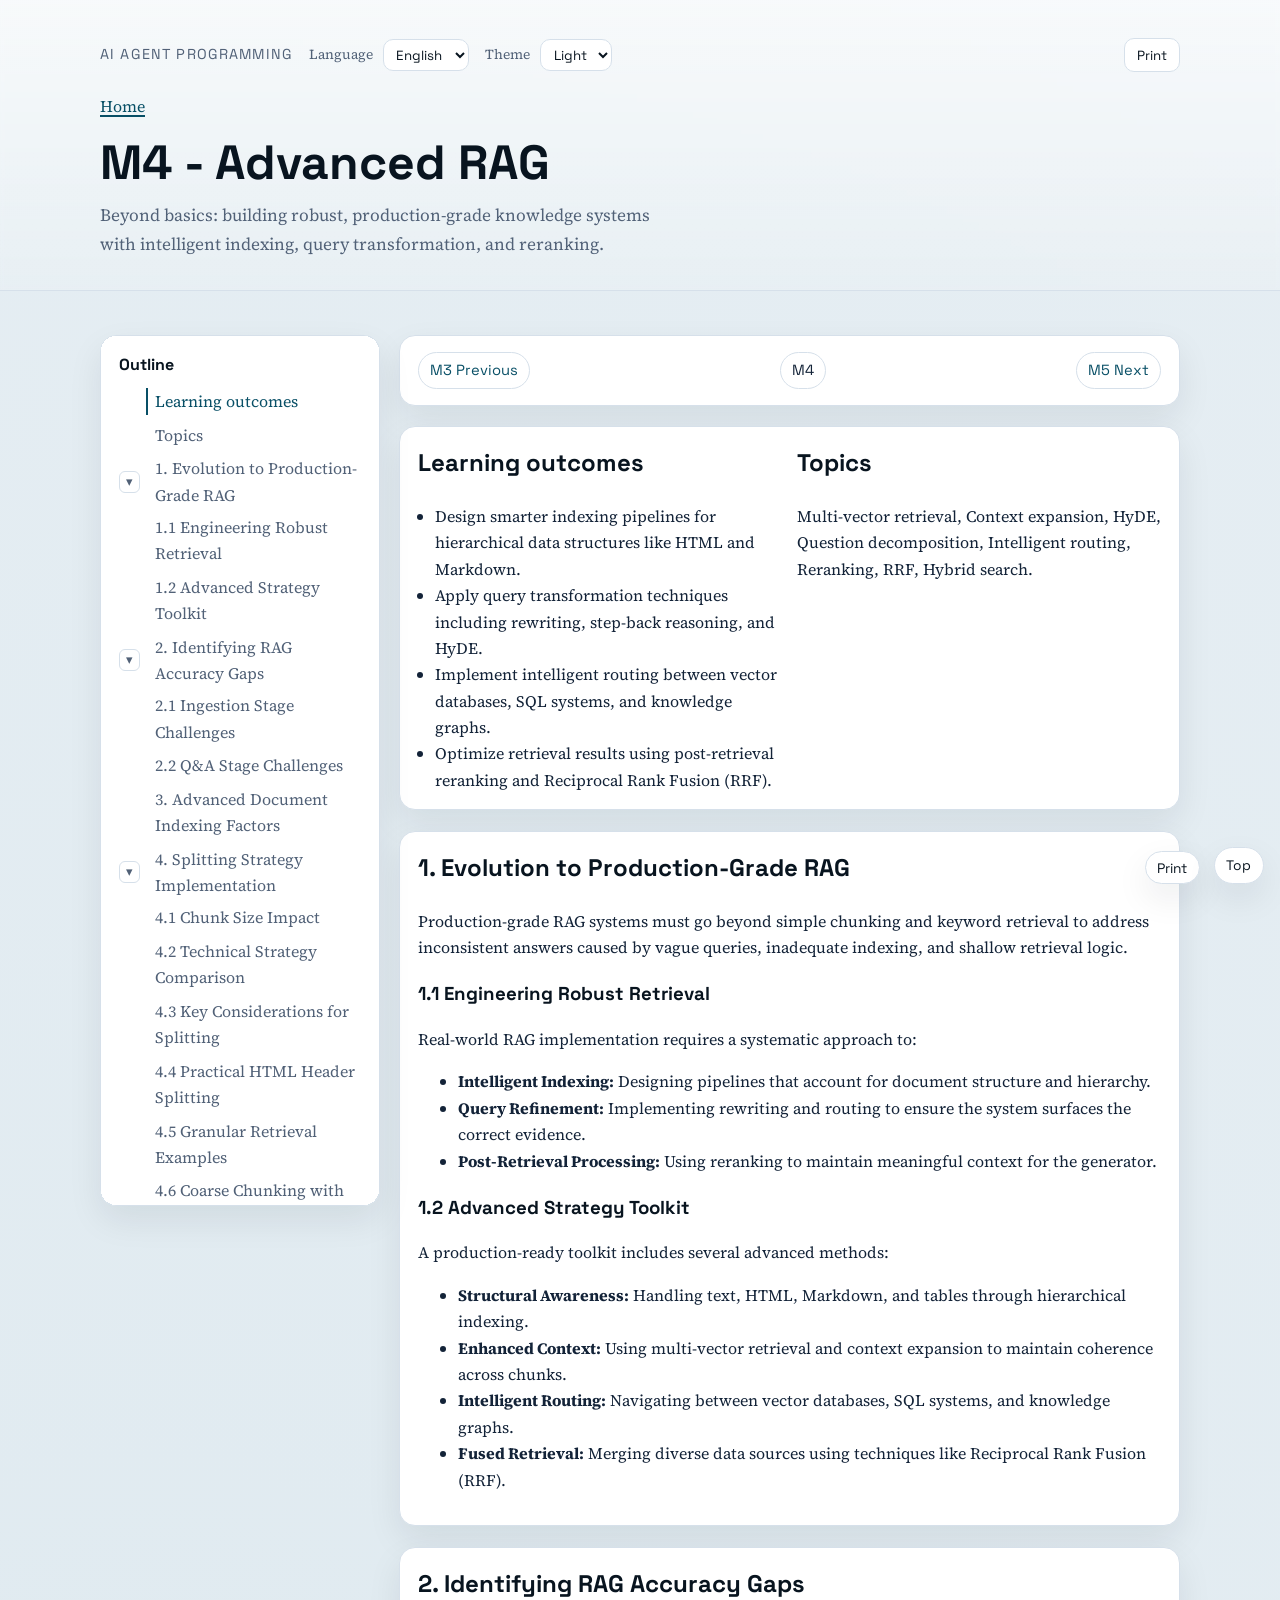
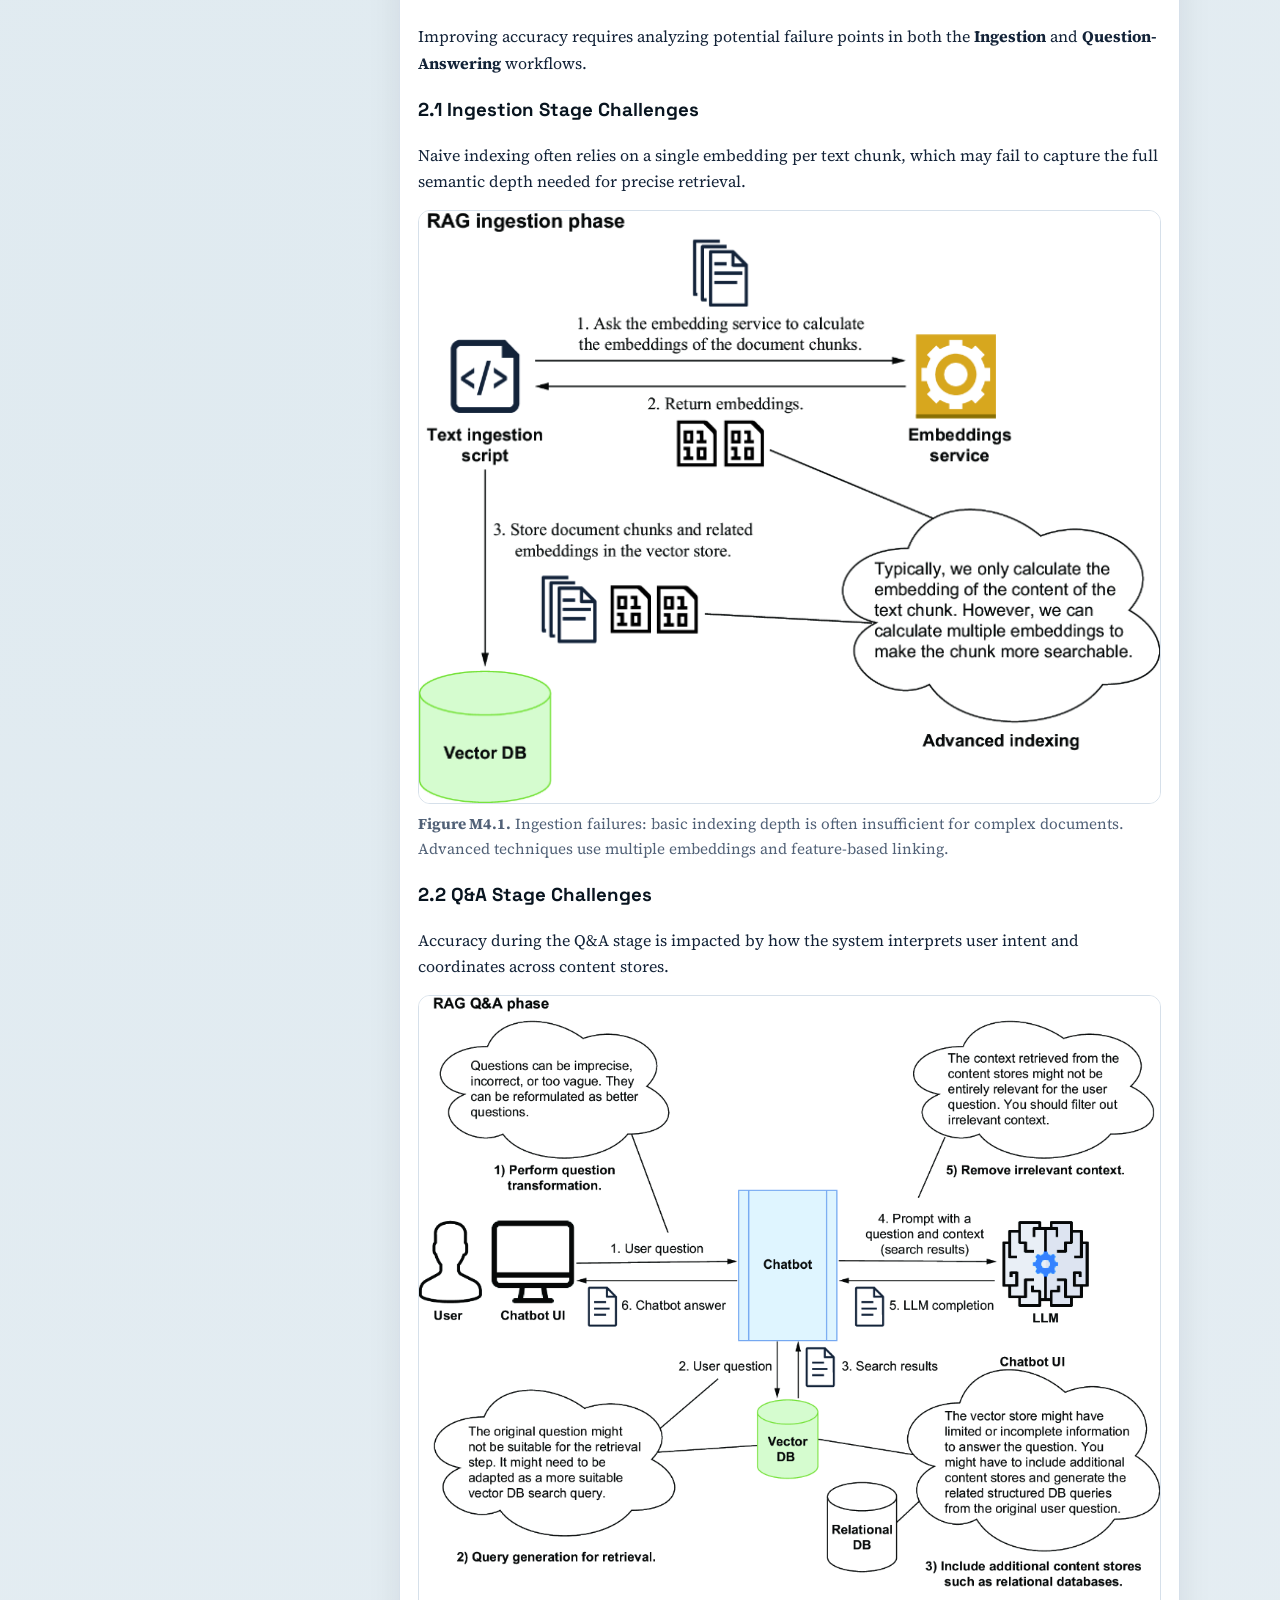
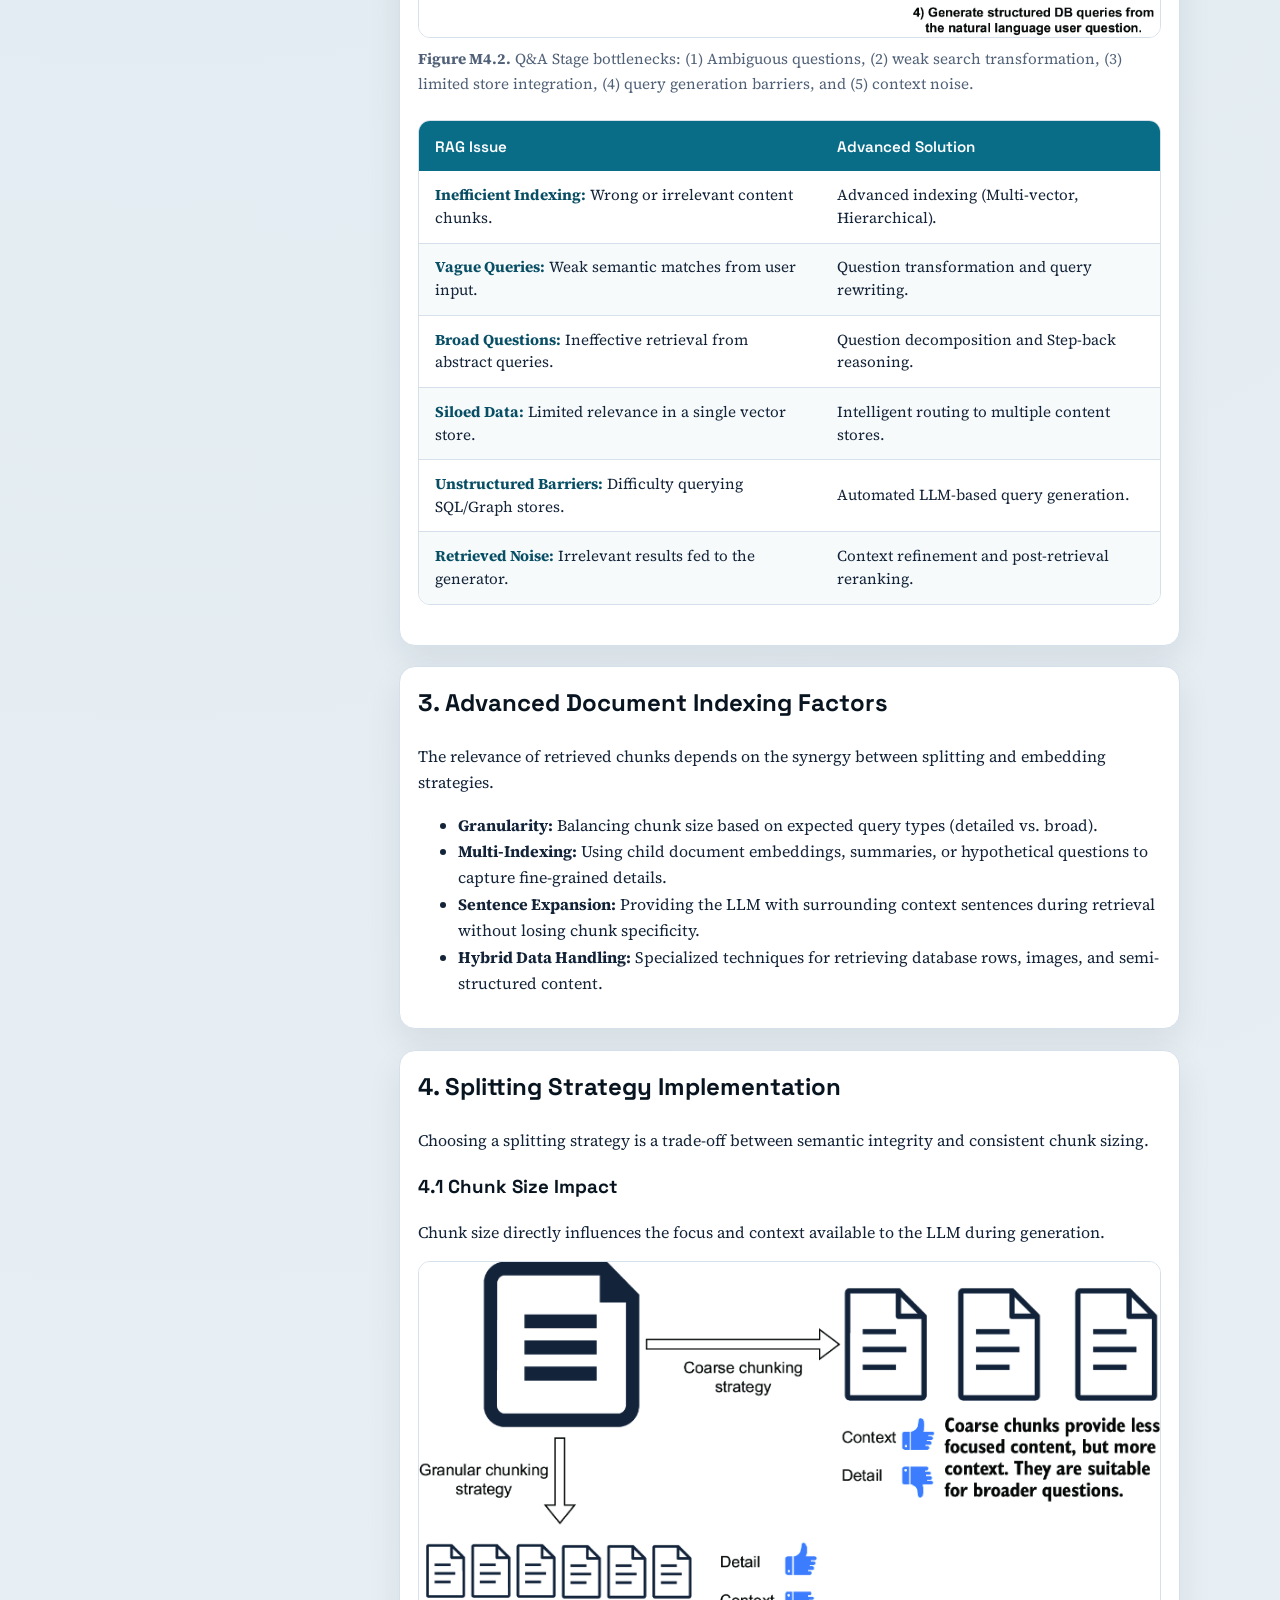
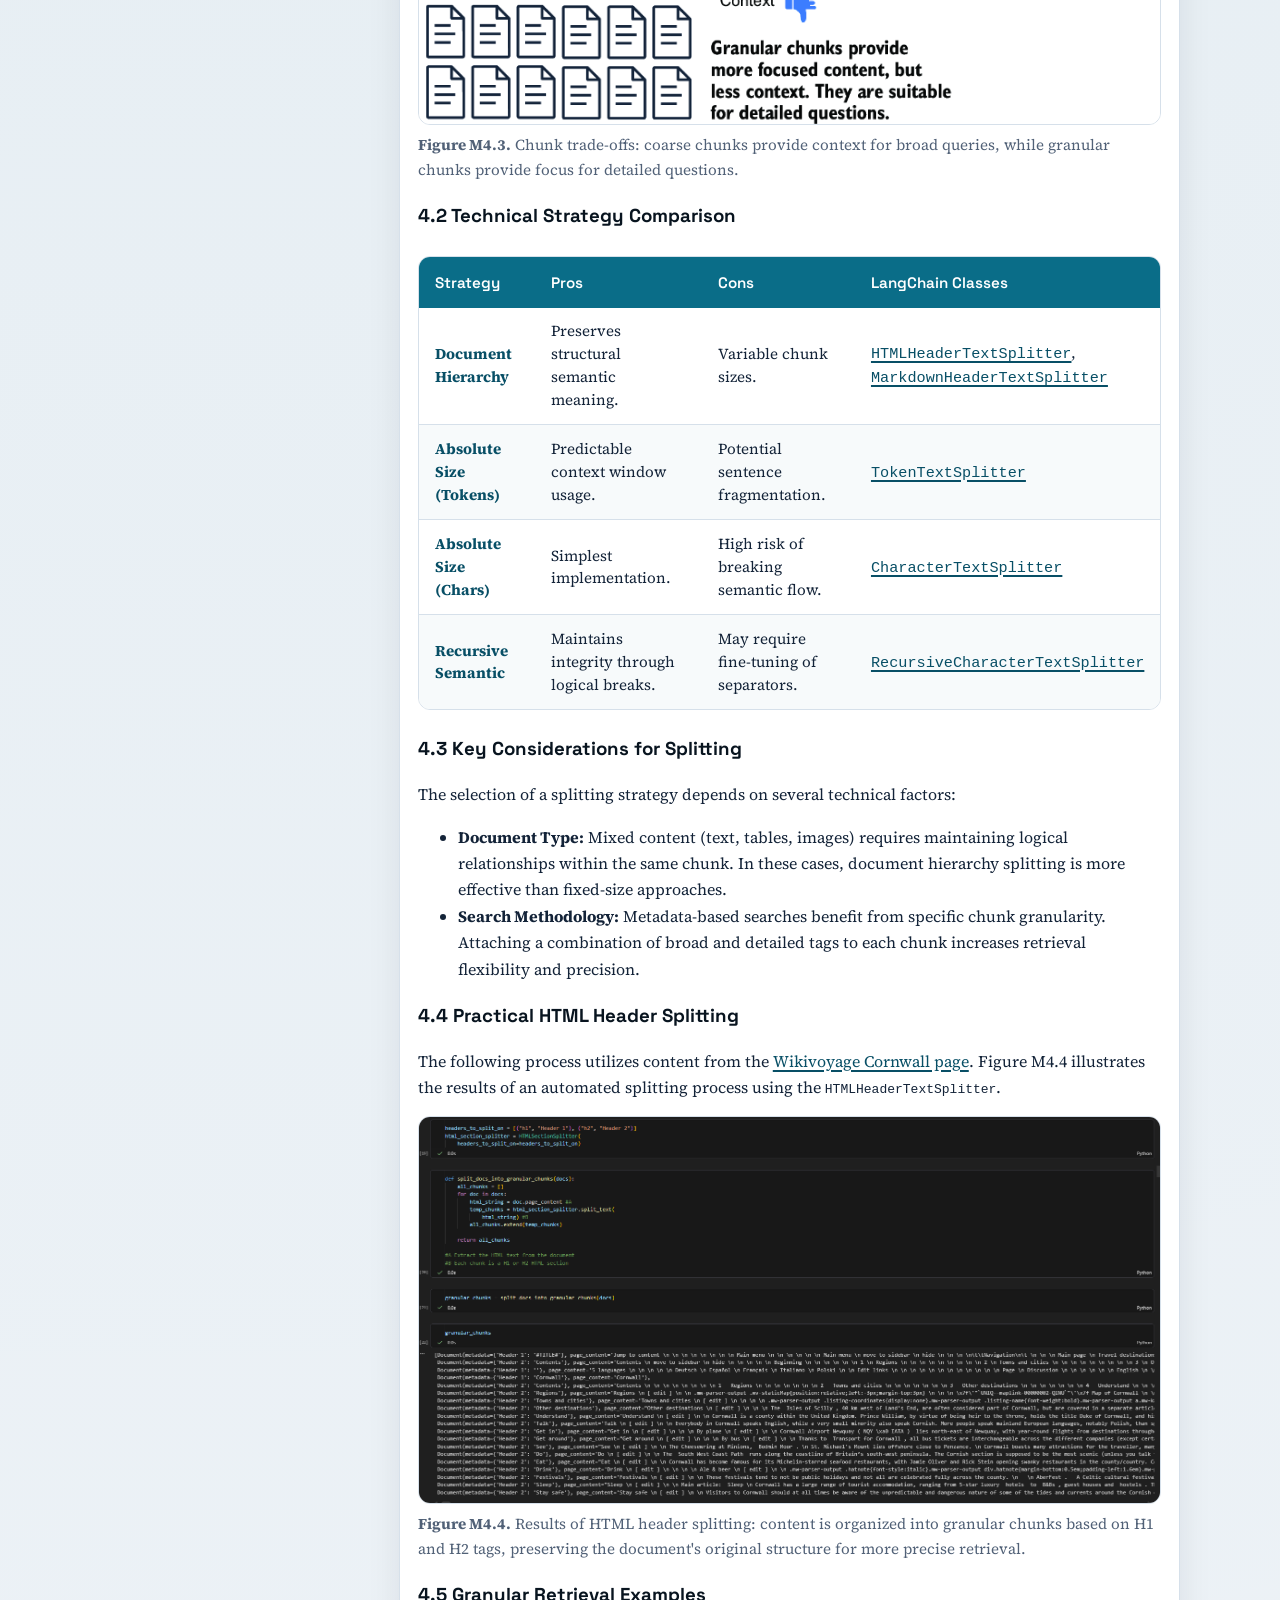
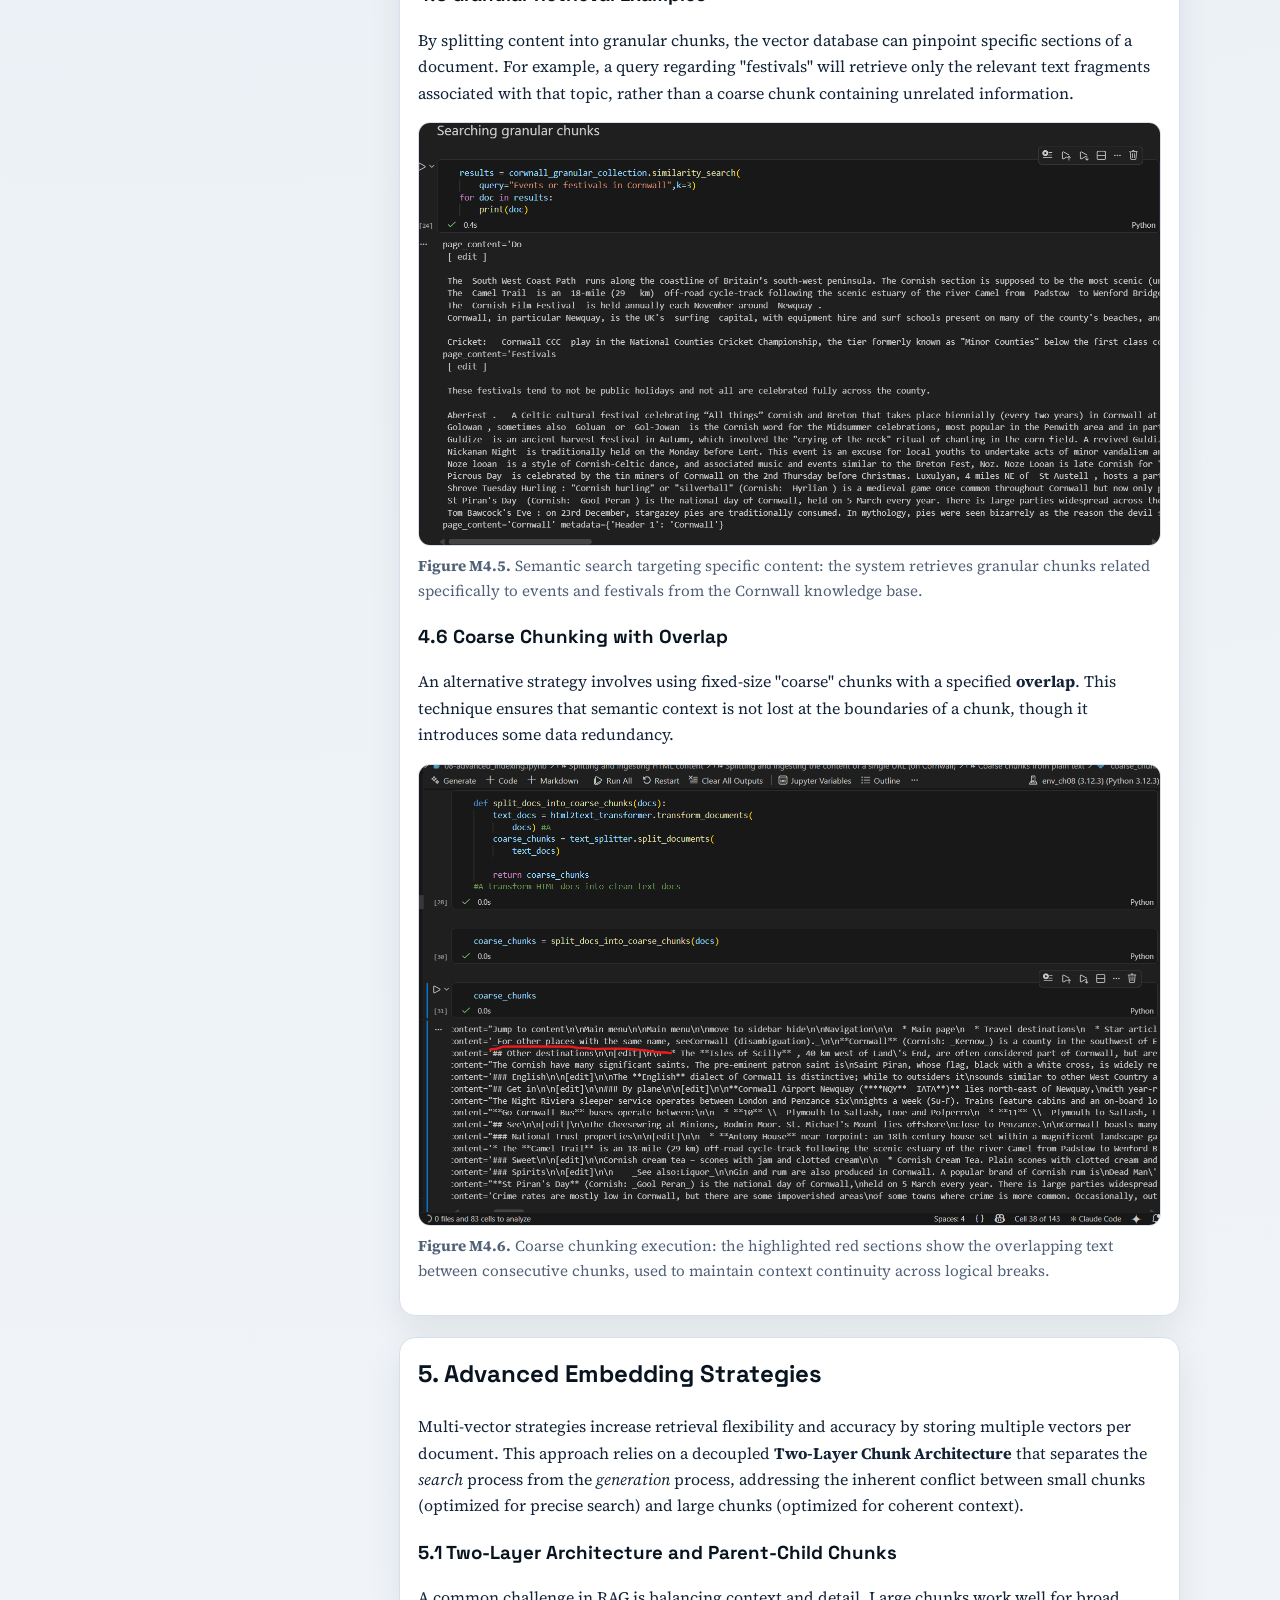
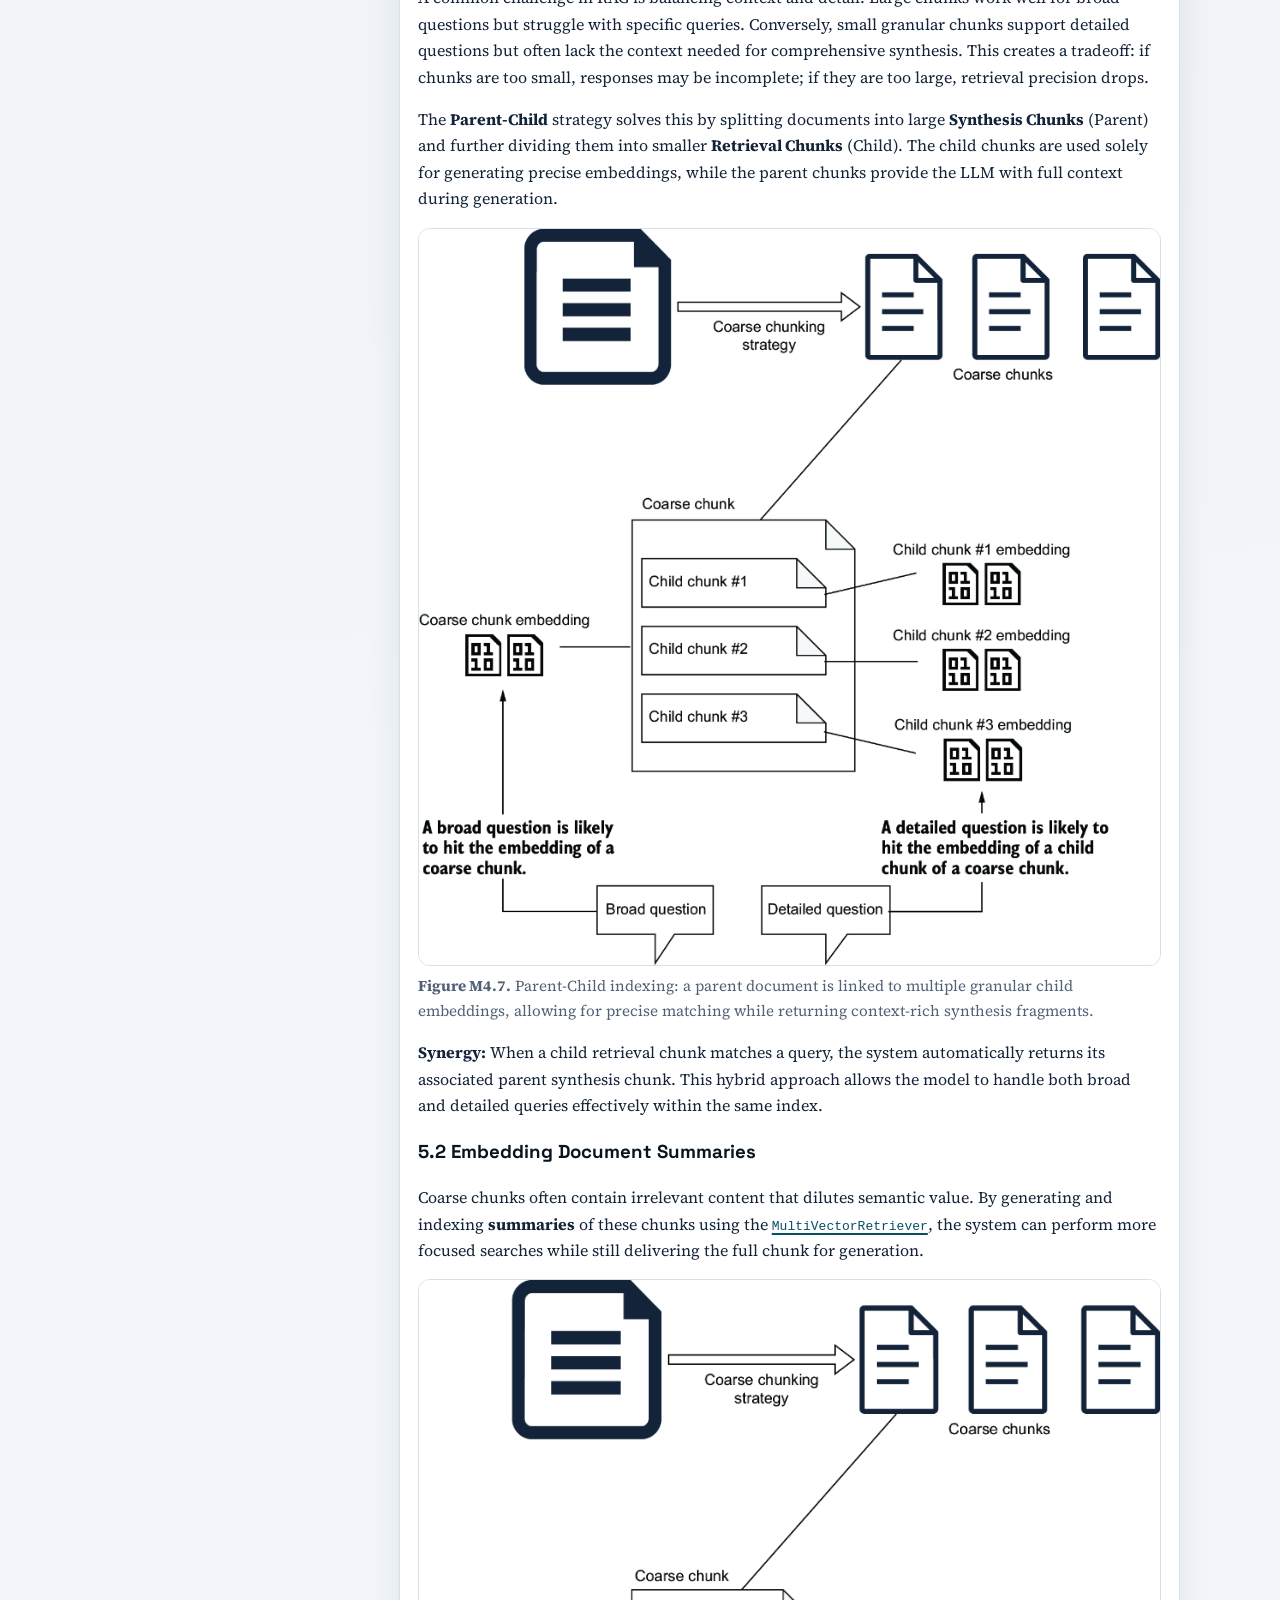
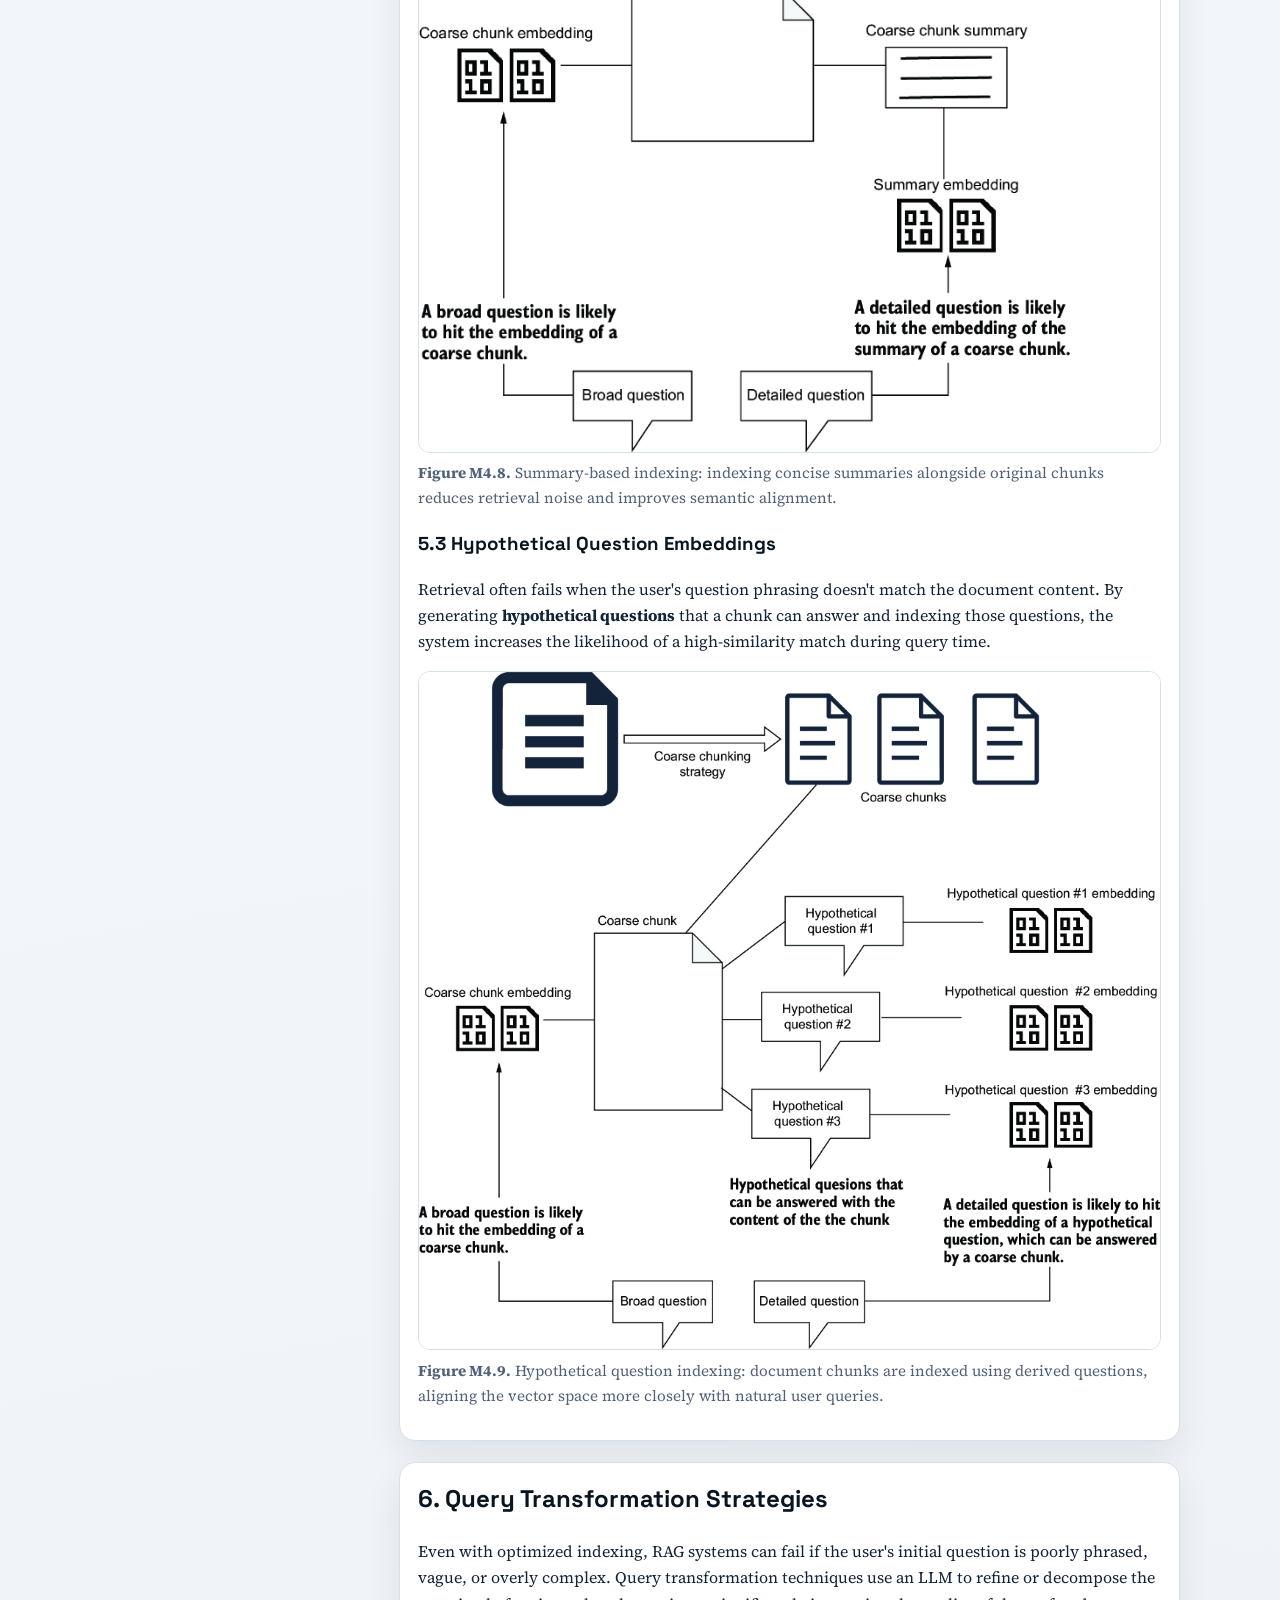
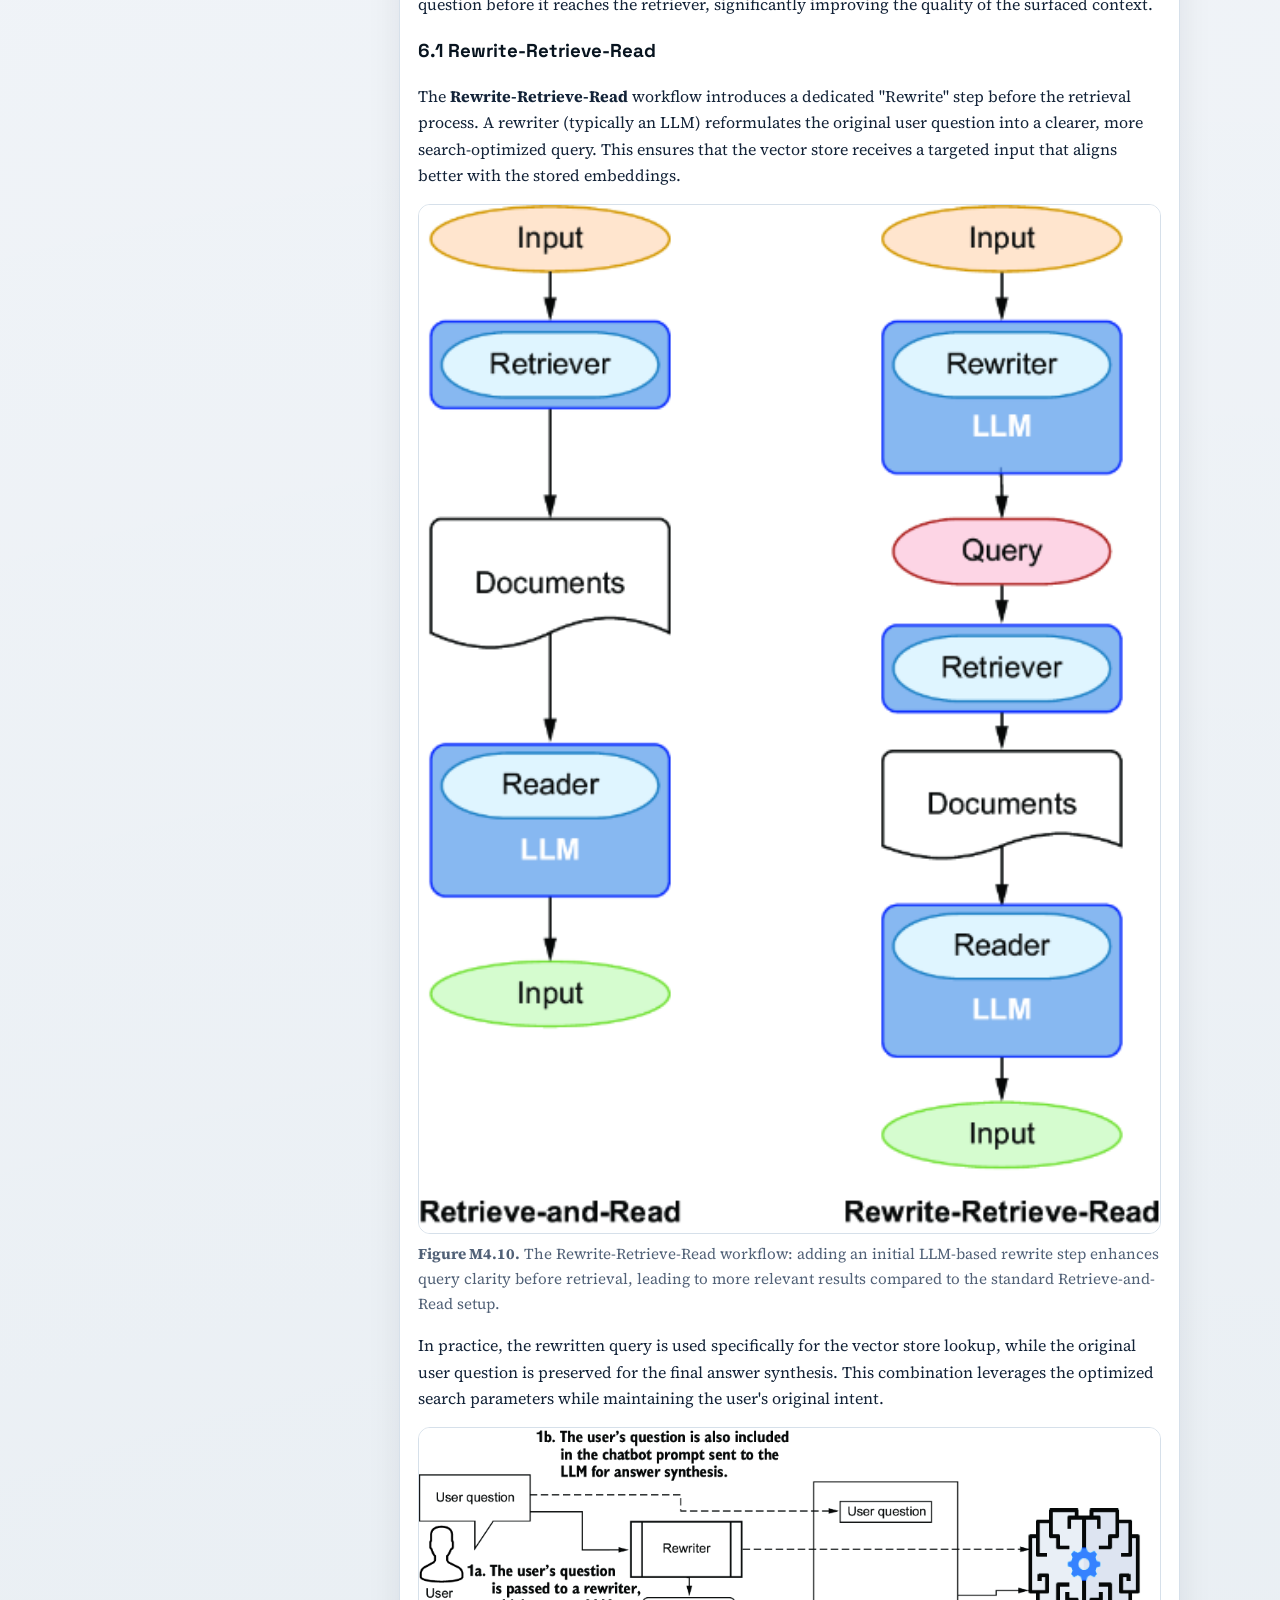
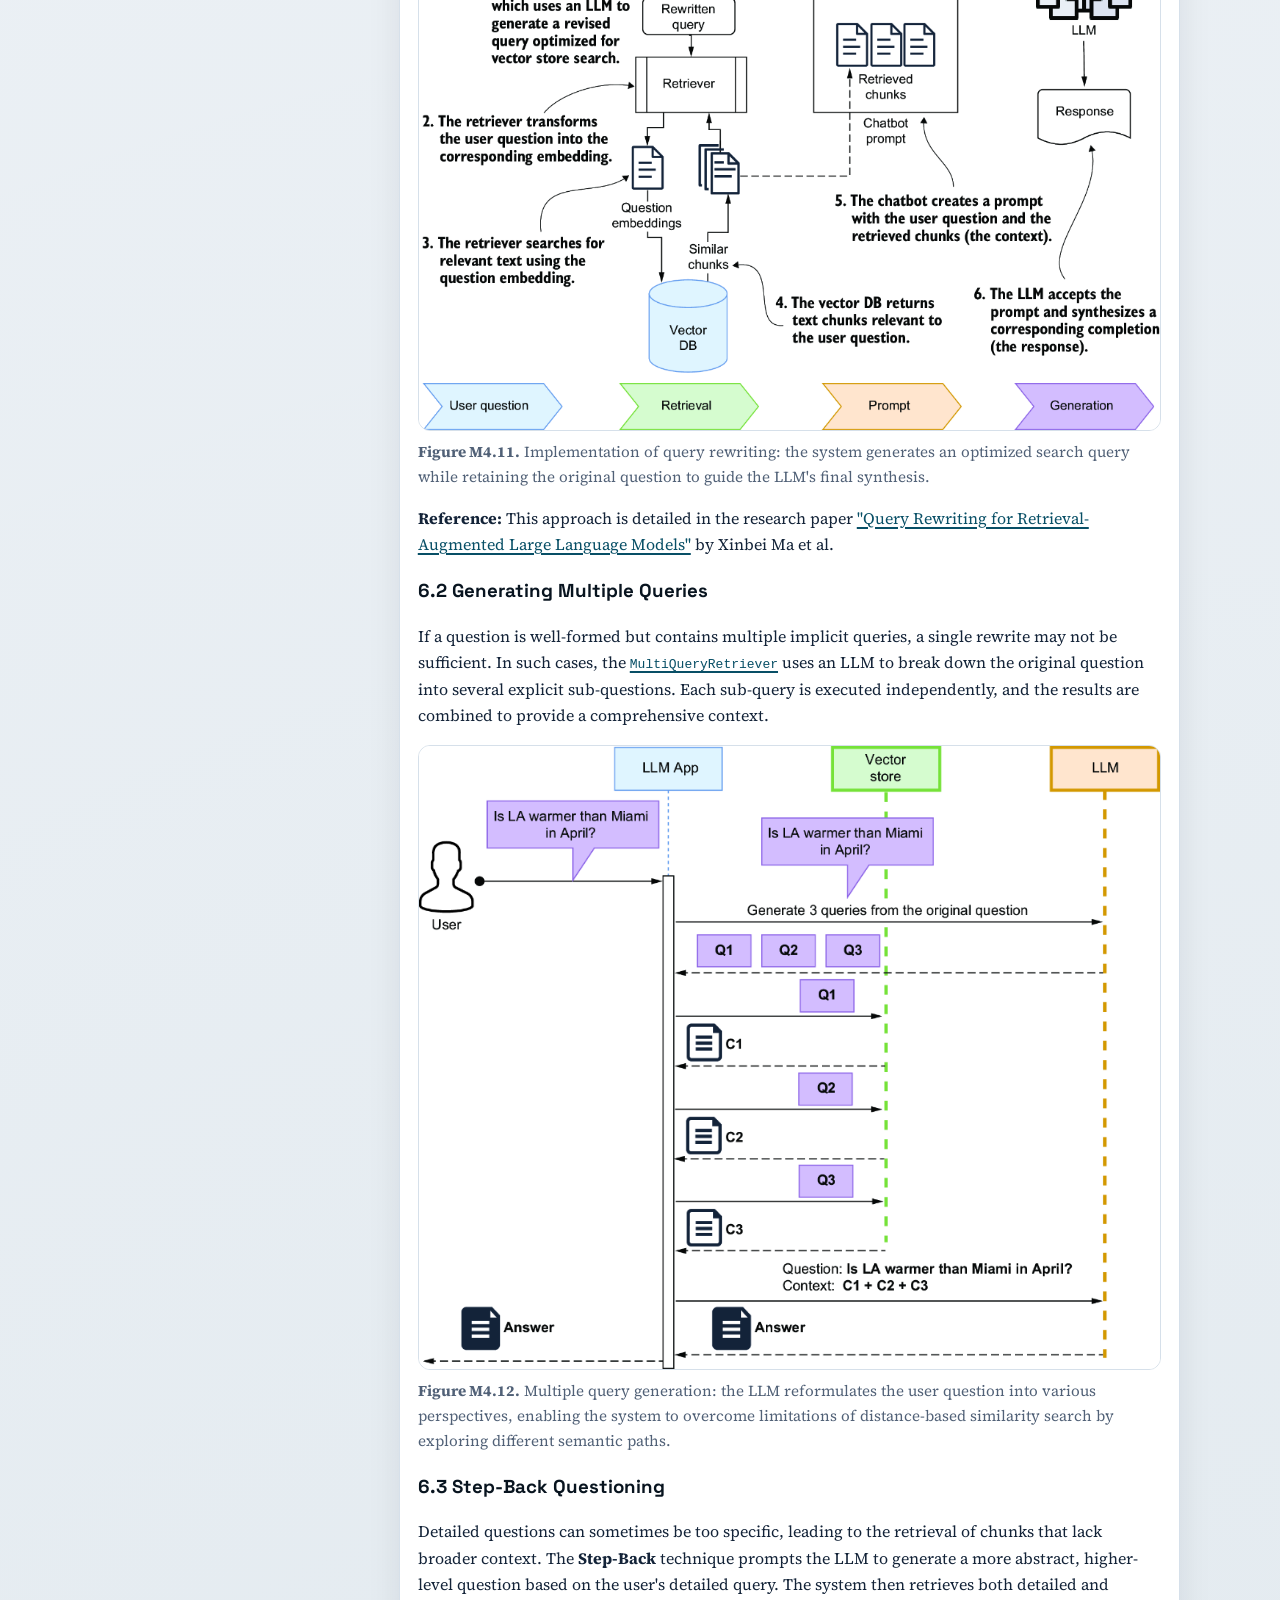
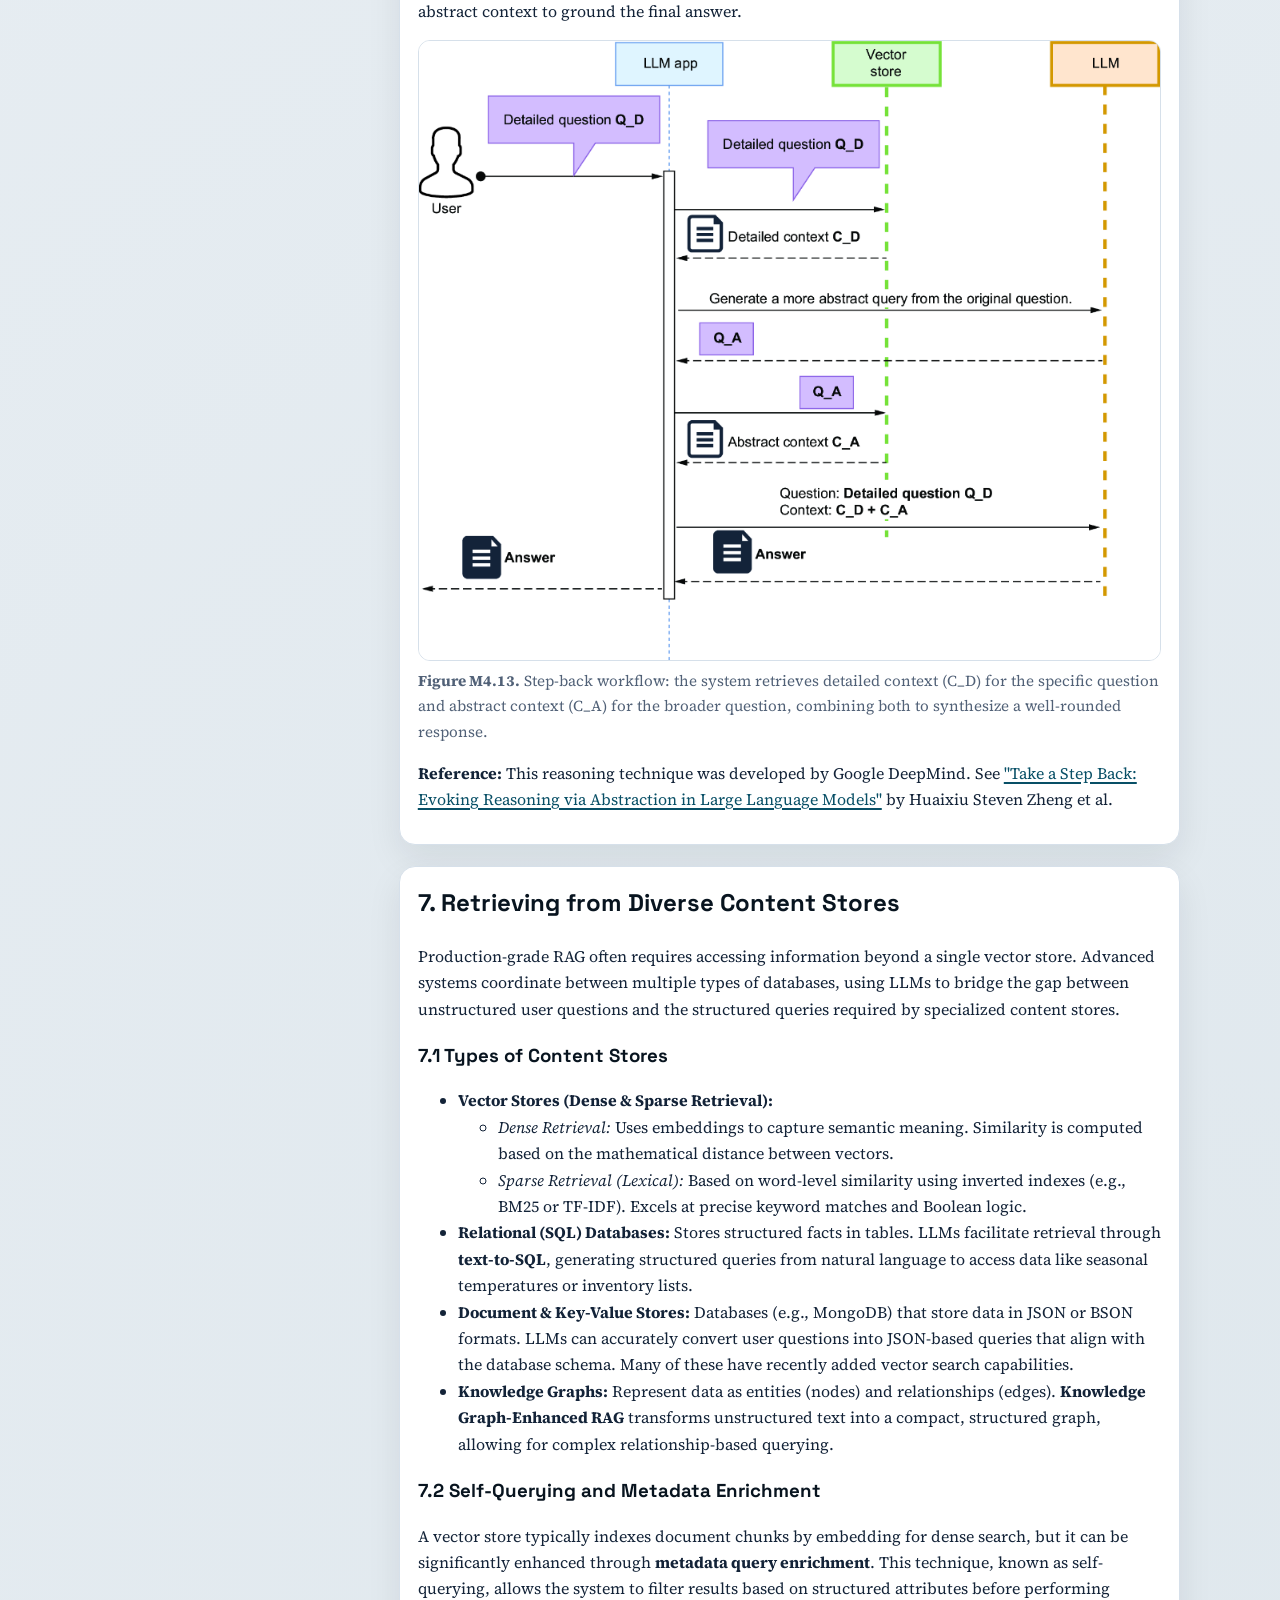
<file: site/chapters/chapter-04.html>
<!DOCTYPE html>
<html lang="en">
<head>
  <meta charset="utf-8">
  <meta name="viewport" content="width=device-width, initial-scale=1">
  <title>M4 - Advanced RAG</title>
  <link rel="preconnect" href="https://fonts.googleapis.com">
  <link rel="preconnect" href="https://fonts.gstatic.com" crossorigin>
  <link href="https://fonts.googleapis.com/css2?family=Space+Grotesk:wght@400;500;700&family=Source+Serif+4:opsz,wght@8..60,400;8..60,600&display=swap" rel="stylesheet">
  <link rel="stylesheet" href="../assets/css/site.css">
  <script defer src="../assets/js/site.js"></script>
</head>
<body id="top" data-page-lang="en">
  <div id="google_translate_element" class="translate-host" aria-hidden="true"></div>

  <header class="site-header">
    <div class="shell">
      <section class="hero">
        <p><a href="../index.html">Home</a></p>
        <h1>M4 - Advanced RAG</h1>
        <p class="hero-copy">Beyond basics: building robust, production-grade knowledge systems with intelligent indexing, query transformation, and reranking.</p>
      </section>
    </div>
  </header>

  <main class="shell module-layout">
    <aside class="panel outline-panel" aria-label="Module outline">
      <h2 class="outline-title">Outline</h2>
      <nav id="outline-nav"></nav>
    </aside>

    <article class="module-main">
      <section class="panel">
        <nav class="module-nav" aria-label="Module navigation">
          <a href="chapter-03.html">M3 Previous</a>
          <span>M4</span>
          <a href="chapter-05.html">M5 Next</a>
        </nav>
      </section>

      <section class="panel info-grid">
        <div>
          <h2>Learning outcomes</h2>
          <ul>
            <li>Design smarter indexing pipelines for hierarchical data structures like HTML and Markdown.</li>
            <li>Apply query transformation techniques including rewriting, step-back reasoning, and HyDE.</li>
            <li>Implement intelligent routing between vector databases, SQL systems, and knowledge graphs.</li>
            <li>Optimize retrieval results using post-retrieval reranking and Reciprocal Rank Fusion (RRF).</li>
          </ul>
        </div>
        <div>
          <h2>Topics</h2>
          <p>Multi-vector retrieval, Context expansion, HyDE, Question decomposition, Intelligent routing, Reranking, RRF, Hybrid search.</p>
        </div>
      </section>

      <section class="panel">
        <h2>1. Evolution to Production-Grade RAG</h2>
        <p>Production-grade RAG systems must go beyond simple chunking and keyword retrieval to address inconsistent answers caused by vague queries, inadequate indexing, and shallow retrieval logic.</p>

        <h3>1.1 Engineering Robust Retrieval</h3>
        <p>Real-world RAG implementation requires a systematic approach to:</p>
        <ul>
          <li><strong>Intelligent Indexing:</strong> Designing pipelines that account for document structure and hierarchy.</li>
          <li><strong>Query Refinement:</strong> Implementing rewriting and routing to ensure the system surfaces the correct evidence.</li>
          <li><strong>Post-Retrieval Processing:</strong> Using reranking to maintain meaningful context for the generator.</li>
        </ul>

        <h3>1.2 Advanced Strategy Toolkit</h3>
        <p>A production-ready toolkit includes several advanced methods:</p>
        <ul>
          <li><strong>Structural Awareness:</strong> Handling text, HTML, Markdown, and tables through hierarchical indexing.</li>
          <li><strong>Enhanced Context:</strong> Using multi-vector retrieval and context expansion to maintain coherence across chunks.</li>
          <li><strong>Intelligent Routing:</strong> Navigating between vector databases, SQL systems, and knowledge graphs.</li>
          <li><strong>Fused Retrieval:</strong> Merging diverse data sources using techniques like Reciprocal Rank Fusion (RRF).</li>
        </ul>
      </section>

      <section class="panel">
        <h2>2. Identifying RAG Accuracy Gaps</h2>
        <p>Improving accuracy requires analyzing potential failure points in both the <strong>Ingestion</strong> and <strong>Question-Answering</strong> workflows.</p>

        <h3>2.1 Ingestion Stage Challenges</h3>
        <p>Naive indexing often relies on a single embedding per text chunk, which may fail to capture the full semantic depth needed for precise retrieval.</p>

        <figure class="module-figure" data-zoomable>
          <img src="../assets/images/m4-figure-8-1-ingestion-issues.png" alt="Accuracy issues in the ingestion stage.">
          <figcaption><strong>Figure M4.1.</strong> Ingestion failures: basic indexing depth is often insufficient for complex documents. Advanced techniques use multiple embeddings and feature-based linking.</figcaption>
        </figure>

        <h3>2.2 Q&A Stage Challenges</h3>
        <p>Accuracy during the Q&amp;A stage is impacted by how the system interprets user intent and coordinates across content stores.</p>

        <figure class="module-figure" data-zoomable>
          <img src="../assets/images/m4-figure-8-2-qa-stage-issues.png" alt="Common issues in the Q&A stage.">
          <figcaption><strong>Figure M4.2.</strong> Q&amp;A Stage bottlenecks: (1) Ambiguous questions, (2) weak search transformation, (3) limited store integration, (4) query generation barriers, and (5) context noise.</figcaption>
        </figure>

        <div class="table-container">
          <table class="modern-table">
            <thead>
              <tr>
                <th>RAG Issue</th>
                <th>Advanced Solution</th>
              </tr>
            </thead>
            <tbody>
              <tr>
                <td><strong>Inefficient Indexing:</strong> Wrong or irrelevant content chunks.</td>
                <td>Advanced indexing (Multi-vector, Hierarchical).</td>
              </tr>
              <tr>
                <td><strong>Vague Queries:</strong> Weak semantic matches from user input.</td>
                <td>Question transformation and query rewriting.</td>
              </tr>
              <tr>
                <td><strong>Broad Questions:</strong> Ineffective retrieval from abstract queries.</td>
                <td>Question decomposition and Step-back reasoning.</td>
              </tr>
              <tr>
                <td><strong>Siloed Data:</strong> Limited relevance in a single vector store.</td>
                <td>Intelligent routing to multiple content stores.</td>
              </tr>
              <tr>
                <td><strong>Unstructured Barriers:</strong> Difficulty querying SQL/Graph stores.</td>
                <td>Automated LLM-based query generation.</td>
              </tr>
              <tr>
                <td><strong>Retrieved Noise:</strong> Irrelevant results fed to the generator.</td>
                <td>Context refinement and post-retrieval reranking.</td>
              </tr>
            </tbody>
          </table>
        </div>
      </section>

      <section class="panel">
        <h2>3. Advanced Document Indexing Factors</h2>
        <p>The relevance of retrieved chunks depends on the synergy between splitting and embedding strategies.</p>
        
        <ul>
          <li><strong>Granularity:</strong> Balancing chunk size based on expected query types (detailed vs. broad).</li>
          <li><strong>Multi-Indexing:</strong> Using child document embeddings, summaries, or hypothetical questions to capture fine-grained details.</li>
          <li><strong>Sentence Expansion:</strong> Providing the LLM with surrounding context sentences during retrieval without losing chunk specificity.</li>
          <li><strong>Hybrid Data Handling:</strong> Specialized techniques for retrieving database rows, images, and semi-structured content.</li>
        </ul>
      </section>

      <section class="panel">
        <h2>4. Splitting Strategy Implementation</h2>
        <p>Choosing a splitting strategy is a trade-off between semantic integrity and consistent chunk sizing.</p>

        <h3>4.1 Chunk Size Impact</h3>
        <p>Chunk size directly influences the focus and context available to the LLM during generation.</p>

        <figure class="module-figure" data-zoomable>
          <img src="../assets/images/m4-figure-8-3-chunk-size-accuracy.png" alt="Impact of chunk size on answer accuracy.">
          <figcaption><strong>Figure M4.3.</strong> Chunk trade-offs: coarse chunks provide context for broad queries, while granular chunks provide focus for detailed questions.</figcaption>
        </figure>

        <h3>4.2 Technical Strategy Comparison</h3>
        <div class="table-container">
          <table class="modern-table">
            <thead>
              <tr>
                <th>Strategy</th>
                <th>Pros</th>
                <th>Cons</th>
                <th>LangChain Classes</th>
              </tr>
            </thead>
            <tbody>
              <tr>
                <td><strong>Document Hierarchy</strong></td>
                <td>Preserves structural semantic meaning.</td>
                <td>Variable chunk sizes.</td>
                <td>
                  <a href="https://reference.langchain.com/python/langchain-text-splitters/html/HTMLHeaderTextSplitter" target="_blank" rel="noopener noreferrer"><code>HTMLHeaderTextSplitter</code></a>,<br>
                  <a href="https://reference.langchain.com/python/langchain-text-splitters/markdown/MarkdownHeaderTextSplitter" target="_blank" rel="noopener noreferrer"><code>MarkdownHeaderTextSplitter</code></a>
                </td>
              </tr>
              <tr>
                <td><strong>Absolute Size (Tokens)</strong></td>
                <td>Predictable context window usage.</td>
                <td>Potential sentence fragmentation.</td>
                <td>
                  <a href="https://reference.langchain.com/python/langchain-text-splitters/base/TokenTextSplitter" target="_blank" rel="noopener noreferrer"><code>TokenTextSplitter</code></a>
                </td>
              </tr>
              <tr>
                <td><strong>Absolute Size (Chars)</strong></td>
                <td>Simplest implementation.</td>
                <td>High risk of breaking semantic flow.</td>
                <td>
                  <a href="https://reference.langchain.com/python/langchain-text-splitters/character/CharacterTextSplitter" target="_blank" rel="noopener noreferrer"><code>CharacterTextSplitter</code></a>
                </td>
              </tr>
              <tr>
                <td><strong>Recursive Semantic</strong></td>
                <td>Maintains integrity through logical breaks.</td>
                <td>May require fine-tuning of separators.</td>
                <td>
                  <a href="https://reference.langchain.com/python/langchain-text-splitters/character/RecursiveCharacterTextSplitter" target="_blank" rel="noopener noreferrer"><code>RecursiveCharacterTextSplitter</code></a>
                </td>
              </tr>
            </tbody>
          </table>
        </div>

        <h3>4.3 Key Considerations for Splitting</h3>
        <p>The selection of a splitting strategy depends on several technical factors:</p>
        <ul>
          <li><strong>Document Type:</strong> Mixed content (text, tables, images) requires maintaining logical relationships within the same chunk. In these cases, document hierarchy splitting is more effective than fixed-size approaches.</li>
          <li><strong>Search Methodology:</strong> Metadata-based searches benefit from specific chunk granularity. Attaching a combination of broad and detailed tags to each chunk increases retrieval flexibility and precision.</li>
        </ul>

        <h3>4.4 Practical HTML Header Splitting</h3>
        <p>The following process utilizes content from the <a href="https://en.wikivoyage.org/wiki/Cornwall" target="_blank" rel="noopener noreferrer">Wikivoyage Cornwall page</a>. Figure M4.4 illustrates the results of an automated splitting process using the <code>HTMLHeaderTextSplitter</code>.</p>

        <figure class="module-figure" data-zoomable>
          <img src="../assets/images/m4-figure-8-4-html-header-splitting.png" alt="HTML header splitting results in the Jupyter lab.">
          <figcaption><strong>Figure M4.4.</strong> Results of HTML header splitting: content is organized into granular chunks based on H1 and H2 tags, preserving the document's original structure for more precise retrieval.</figcaption>
        </figure>

        <h3>4.5 Granular Retrieval Examples</h3>
        <p>By splitting content into granular chunks, the vector database can pinpoint specific sections of a document. For example, a query regarding "festivals" will retrieve only the relevant text fragments associated with that topic, rather than a coarse chunk containing unrelated information.</p>

        <figure class="module-figure" data-zoomable>
          <img src="../assets/images/m4-figure-8-5-granular-search-results.png" alt="Granular search results for festivals in Cornwall.">
          <figcaption><strong>Figure M4.5.</strong> Semantic search targeting specific content: the system retrieves granular chunks related specifically to events and festivals from the Cornwall knowledge base.</figcaption>
        </figure>

        <h3>4.6 Coarse Chunking with Overlap</h3>
        <p>An alternative strategy involves using fixed-size "coarse" chunks with a specified <strong>overlap</strong>. This technique ensures that semantic context is not lost at the boundaries of a chunk, though it introduces some data redundancy.</p>

        <figure class="module-figure" data-zoomable>
          <img src="../assets/images/m4-figure-8-6-coarse-chunking-overlap.png" alt="Coarse chunking results with text overlap.">
          <figcaption><strong>Figure M4.6.</strong> Coarse chunking execution: the highlighted red sections show the overlapping text between consecutive chunks, used to maintain context continuity across logical breaks.</figcaption>
        </figure>
      </section>

      <section class="panel">
        <h2>5. Advanced Embedding Strategies</h2>
        <p>Multi-vector strategies increase retrieval flexibility and accuracy by storing multiple vectors per document. This approach relies on a decoupled <strong>Two-Layer Chunk Architecture</strong> that separates the <em>search</em> process from the <em>generation</em> process, addressing the inherent conflict between small chunks (optimized for precise search) and large chunks (optimized for coherent context).</p>

        <h3>5.1 Two-Layer Architecture and Parent-Child Chunks</h3>
        <p>A common challenge in RAG is balancing context and detail. Large chunks work well for broad questions but struggle with specific queries. Conversely, small granular chunks support detailed questions but often lack the context needed for comprehensive synthesis. This creates a tradeoff: if chunks are too small, responses may be incomplete; if they are too large, retrieval precision drops.</p>
        
        <p>The <strong>Parent-Child</strong> strategy solves this by splitting documents into large <strong>Synthesis Chunks</strong> (Parent) and further dividing them into smaller <strong>Retrieval Chunks</strong> (Child). The child chunks are used solely for generating precise embeddings, while the parent chunks provide the LLM with full context during generation.</p>

        <figure class="module-figure" data-zoomable>
          <img src="../assets/images/m4-figure-8-4-child-chunk-embeddings.png" alt="Multi-vector strategy using child chunk embeddings.">
          <figcaption><strong>Figure M4.7.</strong> Parent-Child indexing: a parent document is linked to multiple granular child embeddings, allowing for precise matching while returning context-rich synthesis fragments.</figcaption>
        </figure>

        <div class="note">
          <p><strong>Synergy:</strong> When a child retrieval chunk matches a query, the system automatically returns its associated parent synthesis chunk. This hybrid approach allows the model to handle both broad and detailed queries effectively within the same index.</p>
        </div>

        <h3>5.2 Embedding Document Summaries</h3>
        <p>Coarse chunks often contain irrelevant content that dilutes semantic value. By generating and indexing <strong>summaries</strong> of these chunks using the <a href="https://reference.langchain.com/python/langchain-core/retrievers/base/BaseRetriever" target="_blank" rel="noopener noreferrer"><code>MultiVectorRetriever</code></a>, the system can perform more focused searches while still delivering the full chunk for generation.</p>

        <figure class="module-figure" data-zoomable>
          <img src="../assets/images/m4-figure-8-5-chunk-summary-embedding.png" alt="Embedding summaries for more accurate retrieval.">
          <figcaption><strong>Figure M4.8.</strong> Summary-based indexing: indexing concise summaries alongside original chunks reduces retrieval noise and improves semantic alignment.</figcaption>
        </figure>

        <h3>5.3 Hypothetical Question Embeddings</h3>
        <p>Retrieval often fails when the user's question phrasing doesn't match the document content. By generating <strong>hypothetical questions</strong> that a chunk can answer and indexing those questions, the system increases the likelihood of a high-similarity match during query time.</p>

        <figure class="module-figure" data-zoomable>
          <img src="../assets/images/m4-figure-8-6-hypothetical-question-embeddings.png" alt="Indexing hypothetical questions to improve matching.">
          <figcaption><strong>Figure M4.9.</strong> Hypothetical question indexing: document chunks are indexed using derived questions, aligning the vector space more closely with natural user queries.</figcaption>
        </figure>
      </section>

      <section class="panel">
        <h2>6. Query Transformation Strategies</h2>
        <p>Even with optimized indexing, RAG systems can fail if the user's initial question is poorly phrased, vague, or overly complex. Query transformation techniques use an LLM to refine or decompose the question before it reaches the retriever, significantly improving the quality of the surfaced context.</p>

        <h3>6.1 Rewrite-Retrieve-Read</h3>
        <p>The <strong>Rewrite-Retrieve-Read</strong> workflow introduces a dedicated "Rewrite" step before the retrieval process. A rewriter (typically an LLM) reformulates the original user question into a clearer, more search-optimized query. This ensures that the vector store receives a targeted input that aligns better with the stored embeddings.</p>
        
        <figure class="module-figure" data-zoomable>
          <img src="../assets/images/m4-figure-9-1-rewrite-retrieve-read.png" alt="Comparison between standard RAG and Rewrite-Retrieve-Read.">
          <figcaption><strong>Figure M4.10.</strong> The Rewrite-Retrieve-Read workflow: adding an initial LLM-based rewrite step enhances query clarity before retrieval, leading to more relevant results compared to the standard Retrieve-and-Read setup.</figcaption>
        </figure>

        <p>In practice, the rewritten query is used specifically for the vector store lookup, while the original user question is preserved for the final answer synthesis. This combination leverages the optimized search parameters while maintaining the user's original intent.</p>

        <figure class="module-figure" data-zoomable>
          <img src="../assets/images/m4-figure-9-2-query-rewriting-workflow.png" alt="Optimized query rewriting workflow.">
          <figcaption><strong>Figure M4.11.</strong> Implementation of query rewriting: the system generates an optimized search query while retaining the original question to guide the LLM's final synthesis.</figcaption>
        </figure>

        <div class="note">
          <p><strong>Reference:</strong> This approach is detailed in the research paper <a href="https://arxiv.org/pdf/2305.14283.pdf" target="_blank" rel="noopener noreferrer">"Query Rewriting for Retrieval-Augmented Large Language Models"</a> by Xinbei Ma et al.</p>
        </div>

        <h3>6.2 Generating Multiple Queries</h3>
        <p>If a question is well-formed but contains multiple implicit queries, a single rewrite may not be sufficient. In such cases, the <a href="https://reference.langchain.com/python/langchain-community/retrievers/multi_query/MultiQueryRetriever" target="_blank" rel="noopener noreferrer"><code>MultiQueryRetriever</code></a> uses an LLM to break down the original question into several explicit sub-questions. Each sub-query is executed independently, and the results are combined to provide a comprehensive context.</p>
        
        <figure class="module-figure" data-zoomable>
          <img src="../assets/images/m4-figure-9-3-multi-query-workflow.png" alt="Workflow for multiple query generation.">
          <figcaption><strong>Figure M4.12.</strong> Multiple query generation: the LLM reformulates the user question into various perspectives, enabling the system to overcome limitations of distance-based similarity search by exploring different semantic paths.</figcaption>
        </figure>

        <h3>6.3 Step-Back Questioning</h3>
        <p>Detailed questions can sometimes be too specific, leading to the retrieval of chunks that lack broader context. The <strong>Step-Back</strong> technique prompts the LLM to generate a more abstract, higher-level question based on the user's detailed query. The system then retrieves both detailed and abstract context to ground the final answer.</p>

        <figure class="module-figure" data-zoomable>
          <img src="../assets/images/m4-figure-9-4-step-back-workflow.png" alt="Step-back question workflow.">
          <figcaption><strong>Figure M4.13.</strong> Step-back workflow: the system retrieves detailed context (C_D) for the specific question and abstract context (C_A) for the broader question, combining both to synthesize a well-rounded response.</figcaption>
        </figure>

        <div class="note">
          <p><strong>Reference:</strong> This reasoning technique was developed by Google DeepMind. See <a href="https://mng.bz/rZEy" target="_blank" rel="noopener noreferrer">"Take a Step Back: Evoking Reasoning via Abstraction in Large Language Models"</a> by Huaixiu Steven Zheng et al.</p>
        </div>
      </section>

      <section class="panel">
        <h2>7. Retrieving from Diverse Content Stores</h2>
        <p>Production-grade RAG often requires accessing information beyond a single vector store. Advanced systems coordinate between multiple types of databases, using LLMs to bridge the gap between unstructured user questions and the structured queries required by specialized content stores.</p>

        <h3>7.1 Types of Content Stores</h3>
        <ul>
          <li><strong>Vector Stores (Dense & Sparse Retrieval):</strong> 
            <ul>
              <li><em>Dense Retrieval:</em> Uses embeddings to capture semantic meaning. Similarity is computed based on the mathematical distance between vectors.</li>
              <li><em>Sparse Retrieval (Lexical):</em> Based on word-level similarity using inverted indexes (e.g., BM25 or TF-IDF). Excels at precise keyword matches and Boolean logic.</li>
            </ul>
          </li>
          <li><strong>Relational (SQL) Databases:</strong> Stores structured facts in tables. LLMs facilitate retrieval through <strong>text-to-SQL</strong>, generating structured queries from natural language to access data like seasonal temperatures or inventory lists.</li>
          <li><strong>Document & Key-Value Stores:</strong> Databases (e.g., MongoDB) that store data in JSON or BSON formats. LLMs can accurately convert user questions into JSON-based queries that align with the database schema. Many of these have recently added vector search capabilities.</li>
          <li><strong>Knowledge Graphs:</strong> Represent data as entities (nodes) and relationships (edges). <strong>Knowledge Graph-Enhanced RAG</strong> transforms unstructured text into a compact, structured graph, allowing for complex relationship-based querying.</li>
        </ul>

        <h3>7.2 Self-Querying and Metadata Enrichment</h3>
        <p>A vector store typically indexes document chunks by embedding for dense search, but it can be significantly enhanced through <strong>metadata query enrichment</strong>. This technique, known as self-querying, allows the system to filter results based on structured attributes before performing semantic similarity search.</p>

        <figure class="module-figure" data-zoomable>
          <img src="../assets/images/m4-figure-10-1-self-querying-workflow.png" alt="Self-querying workflow diagram.">
          <figcaption><strong>Figure M4.14.</strong> Self-querying workflow: the user's natural language question is converted into a semantic query with an embedded metadata filter. The system first selects chunks matching the filter and then applies semantic search on this refined subset.</figcaption>
        </figure>

        <p>Metadata indexing can be achieved through several methods:</p>
        <ul>
          <li><strong>Explicit Metadata Tags:</strong> Manually or programmatically adding attributes such as timestamps, source URLs, and specific topics to each chunk.</li>
          <li><strong>Algorithmic Extraction:</strong> Using techniques like TF-IDF or BM25 to automatically identify relevant keywords based on term frequency and importance.</li>
          <li><strong>LLM Suggestions:</strong> Leveraging an LLM to generate descriptive tags and summaries during the ingestion phase, creating a richer set of searchable attributes.</li>
        </ul>

        <p><strong>Relational Schema Enrichment</strong></p>
        <p>Before an LLM can generate accurate SQL, it must understand the underlying database structure. Providing the model with an entity-relationship diagram and schema details (Primary Keys, Foreign Keys) minimizes incorrect column and table references.</p>

        <figure class="module-figure" data-zoomable>
          <img src="../assets/images/m4-figure-10-3-rag-with-sql-workflow.png" alt="RAG with SQL workflow diagram.">
          <figcaption><strong>Figure M4.15.</strong> Relational schema for the <code>UkBooking</code> database: showing tables for destinations, accommodations, and offers, including their primary and foreign key relationships.</figcaption>
        </figure>

        <h3>7.3 Relational Database Querying (Text-to-SQL)</h3>
        <p>Accessing structured facts stored in relational tables requires converting natural language into structured queries. LLMs facilitate this through <strong>text-to-SQL</strong> generation, allowing the application to retrieve precise data points like pricing, inventory, or historical records.</p>

        <figure class="module-figure" data-zoomable>
          <img src="../assets/images/m4-figure-10-2-relational-diagram.png" alt="Entity-relationship diagram for the UkBooking database.">
          <figcaption><strong>Figure M4.16.</strong> RAG with SQL workflow: the LLM converts the user's question into a SQL query, which is executed against the database. The resulting records are then processed by the LLM to synthesize the final grounded response.</figcaption>
        </figure>

        <p>LangChain provides specialized tools like the <a href="https://reference.langchain.com/python/langchain-experimental/sql/langchain_experimental.sql.base.SQLDatabaseChain.html" target="_blank" rel="noopener noreferrer"><code>SQLDatabaseChain</code></a> to automate this process. By providing the LLM with the database schema and sample records, the system can generate accurate queries while minimizing hallucinations of table or column names.</p>

        <div class="note">
          <p><strong>Reference:</strong> For insights into optimizing this process, see <a href="https://arxiv.org/pdf/2204.00498.pdf" target="_blank" rel="noopener noreferrer">"Evaluating the Text-to-SQL Capabilities of Large Language Models"</a> by Nitarshan Rajkumar et al.</p>
        </div>
      </section>

      <section class="panel">
        <h2>Guided lab</h2>
        <p>In this lab, you will explore advanced RAG techniques, focusing on hierarchical indexing, multi-vector strategies, and query transformation orchestration.</p>
        <p>Access the practical materials here:</p>
        <ul>
          <li><a href="https://github.com/thimotyb/building-llm-applications/tree/main/ch08" target="_blank" rel="noopener noreferrer">Advanced Indexing & Multi-Vector Retrieval (Ch08)</a></li>
          <li><a href="https://github.com/thimotyb/building-llm-applications/tree/main/ch09" target="_blank" rel="noopener noreferrer">Query Transformation & Rewriting Techniques (Ch09)</a></li>
          <li><a href="https://github.com/thimotyb/building-llm-applications/tree/main/ch10" target="_blank" rel="noopener noreferrer">Diverse Content Stores & Text-to-SQL (Ch10)</a></li>
        </ul>
      </section>

      <section class="panel">
        <h2>Key takeaways</h2>
        <ul>
          <li><strong>Beyond Baseline:</strong> Real-world RAG requires solving vague queries and shallow indexing depth.</li>
          <li><strong>Structural Integrity:</strong> Using document hierarchy during splitting improves semantic accuracy.</li>
          <li><strong>Multi-Store Orchestration:</strong> Effective RAG often requires routing between vector, SQL, and graph databases.</li>
          <li><strong>Traceability:</strong> Iterative improvement is impossible without monitoring chain execution (LangSmith).</li>
        </ul>
      </section>
    </article>
  </main>

  <script src="//translate.google.com/translate_a/element.js?cb=googleTranslateElementInit"></script>
</body>
</html>
</file>
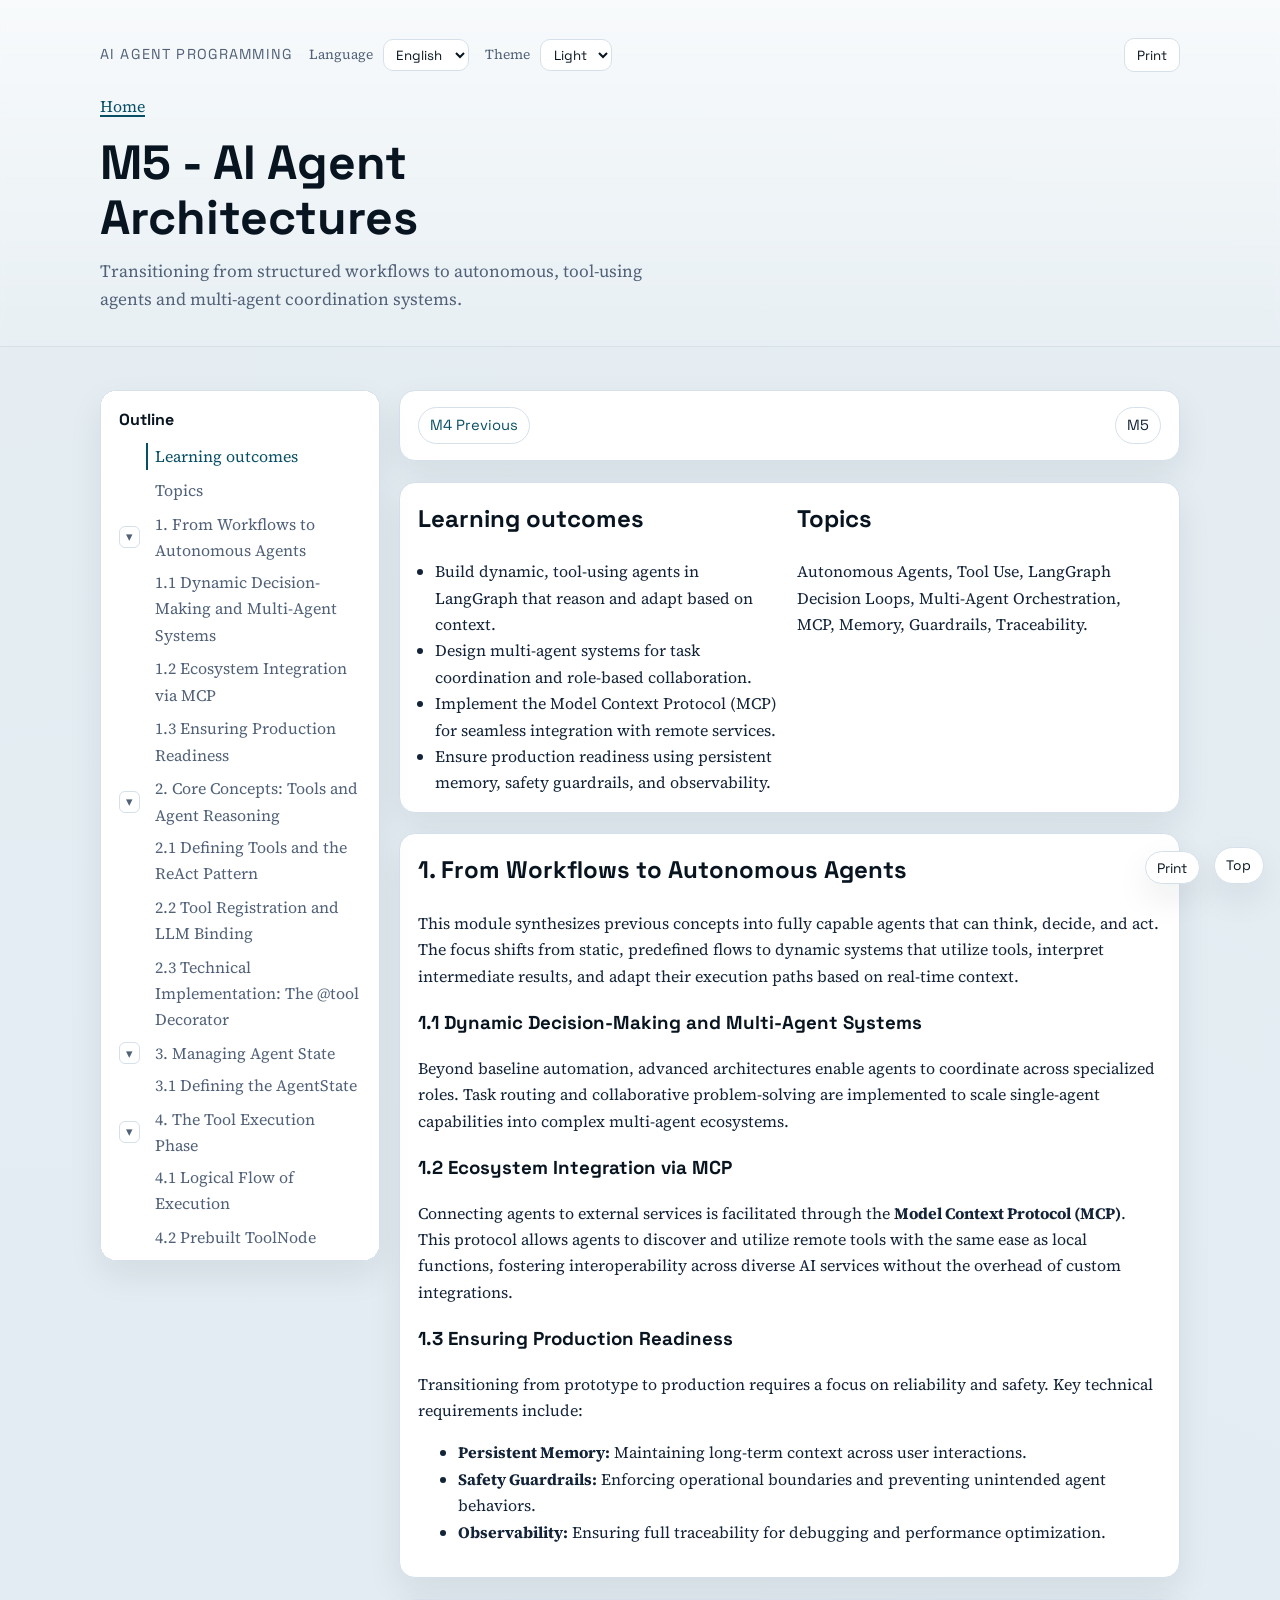
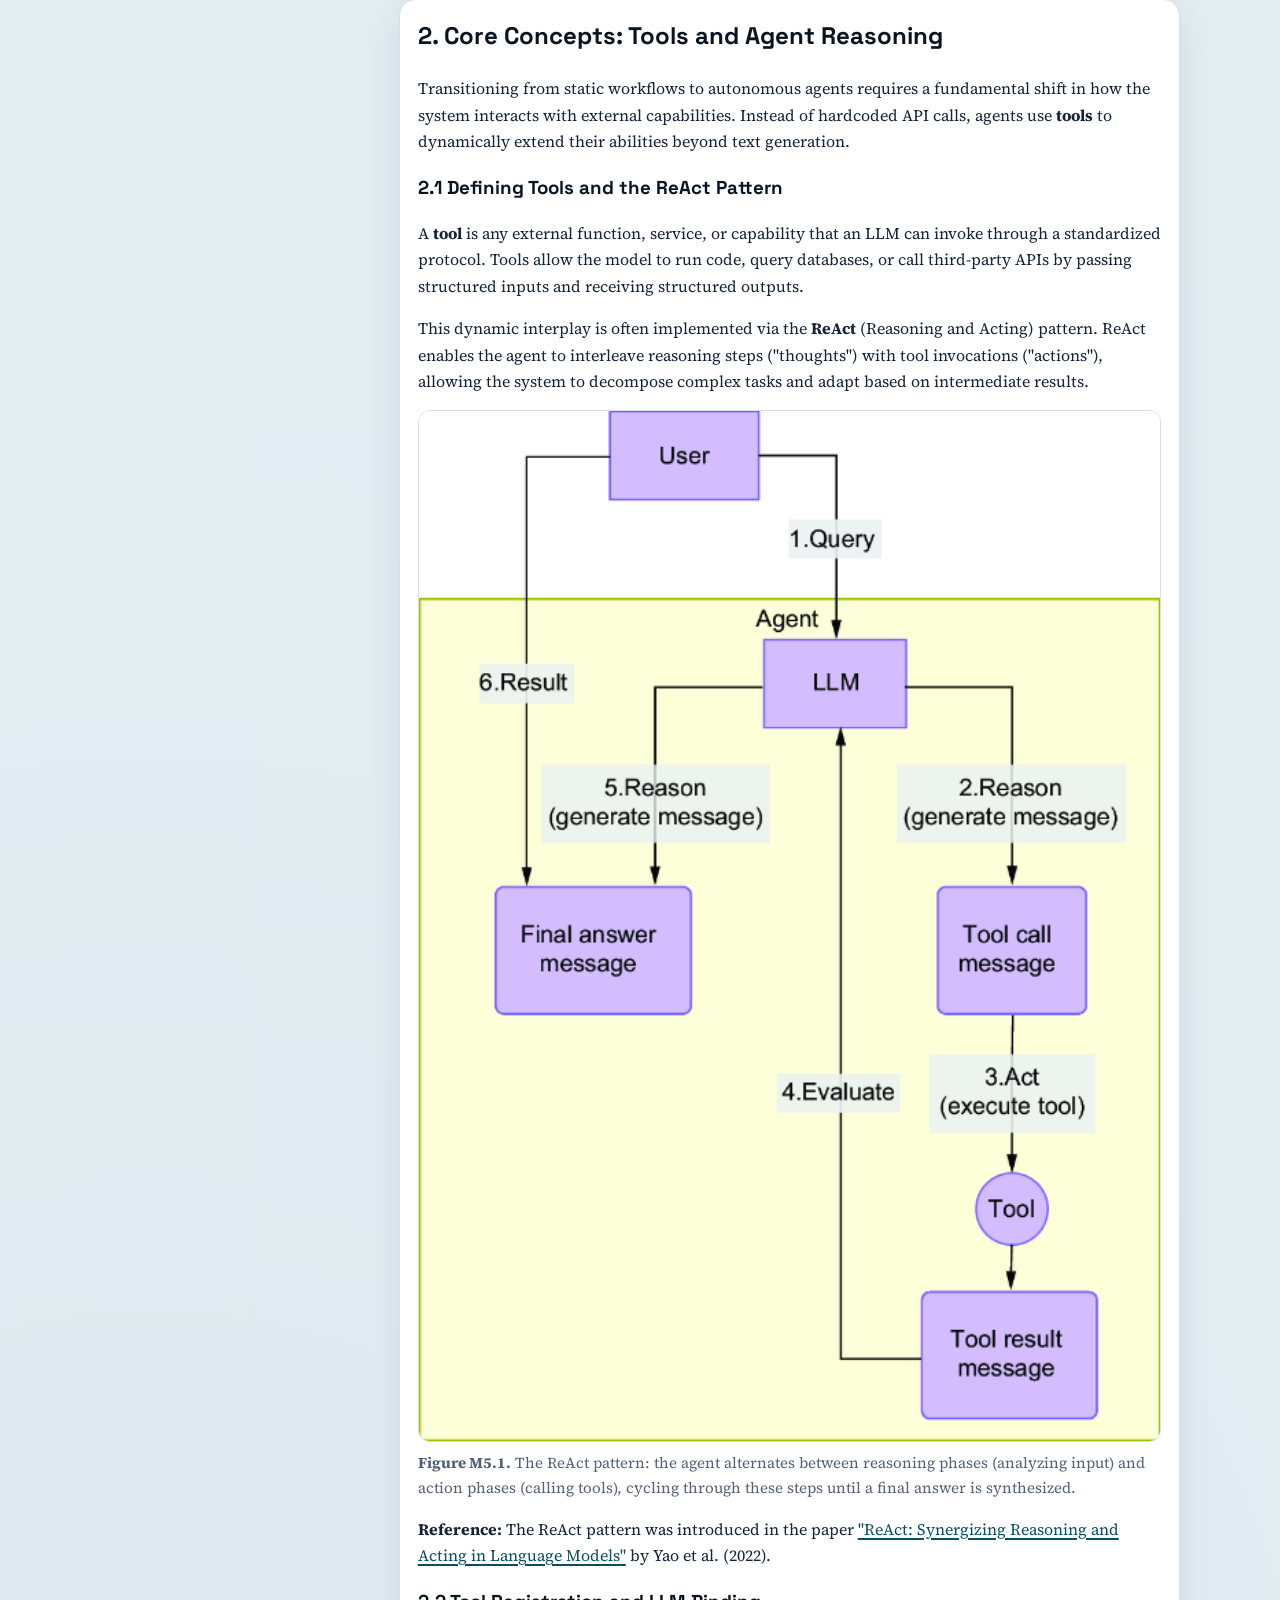
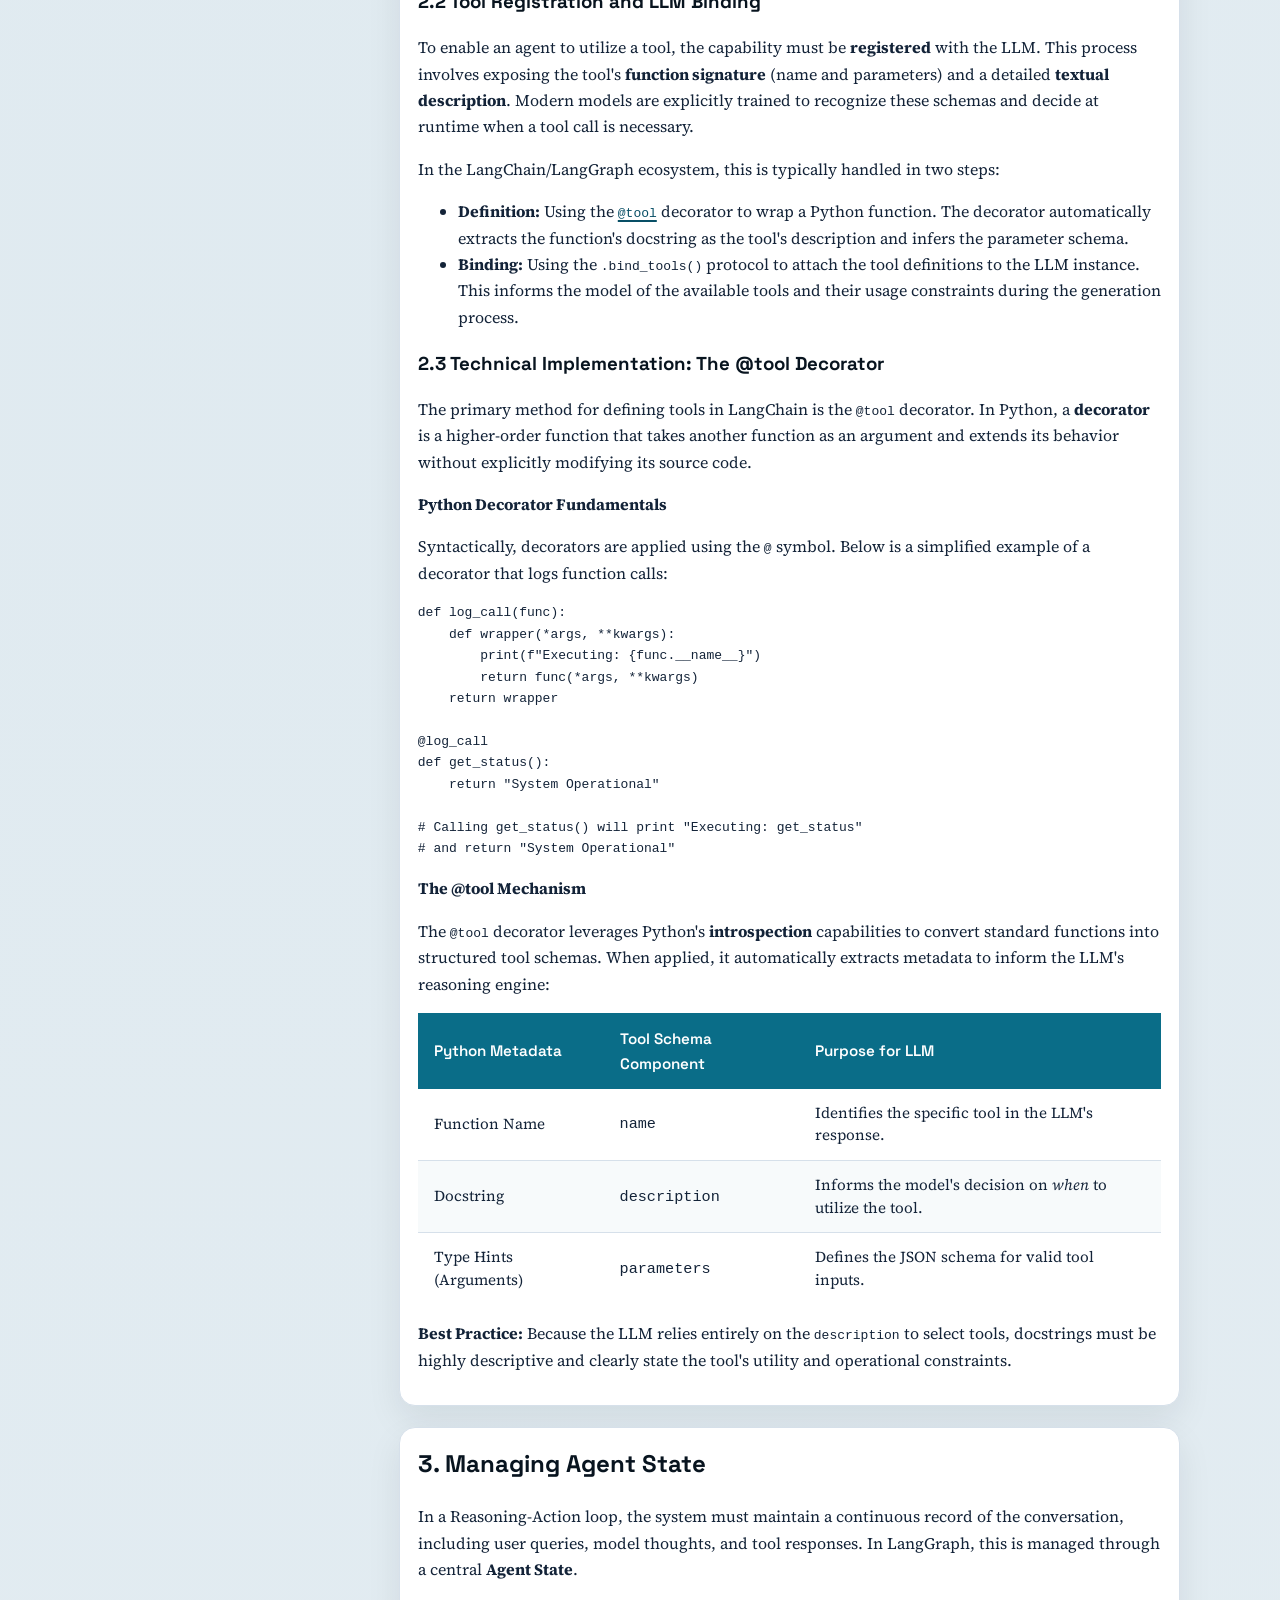
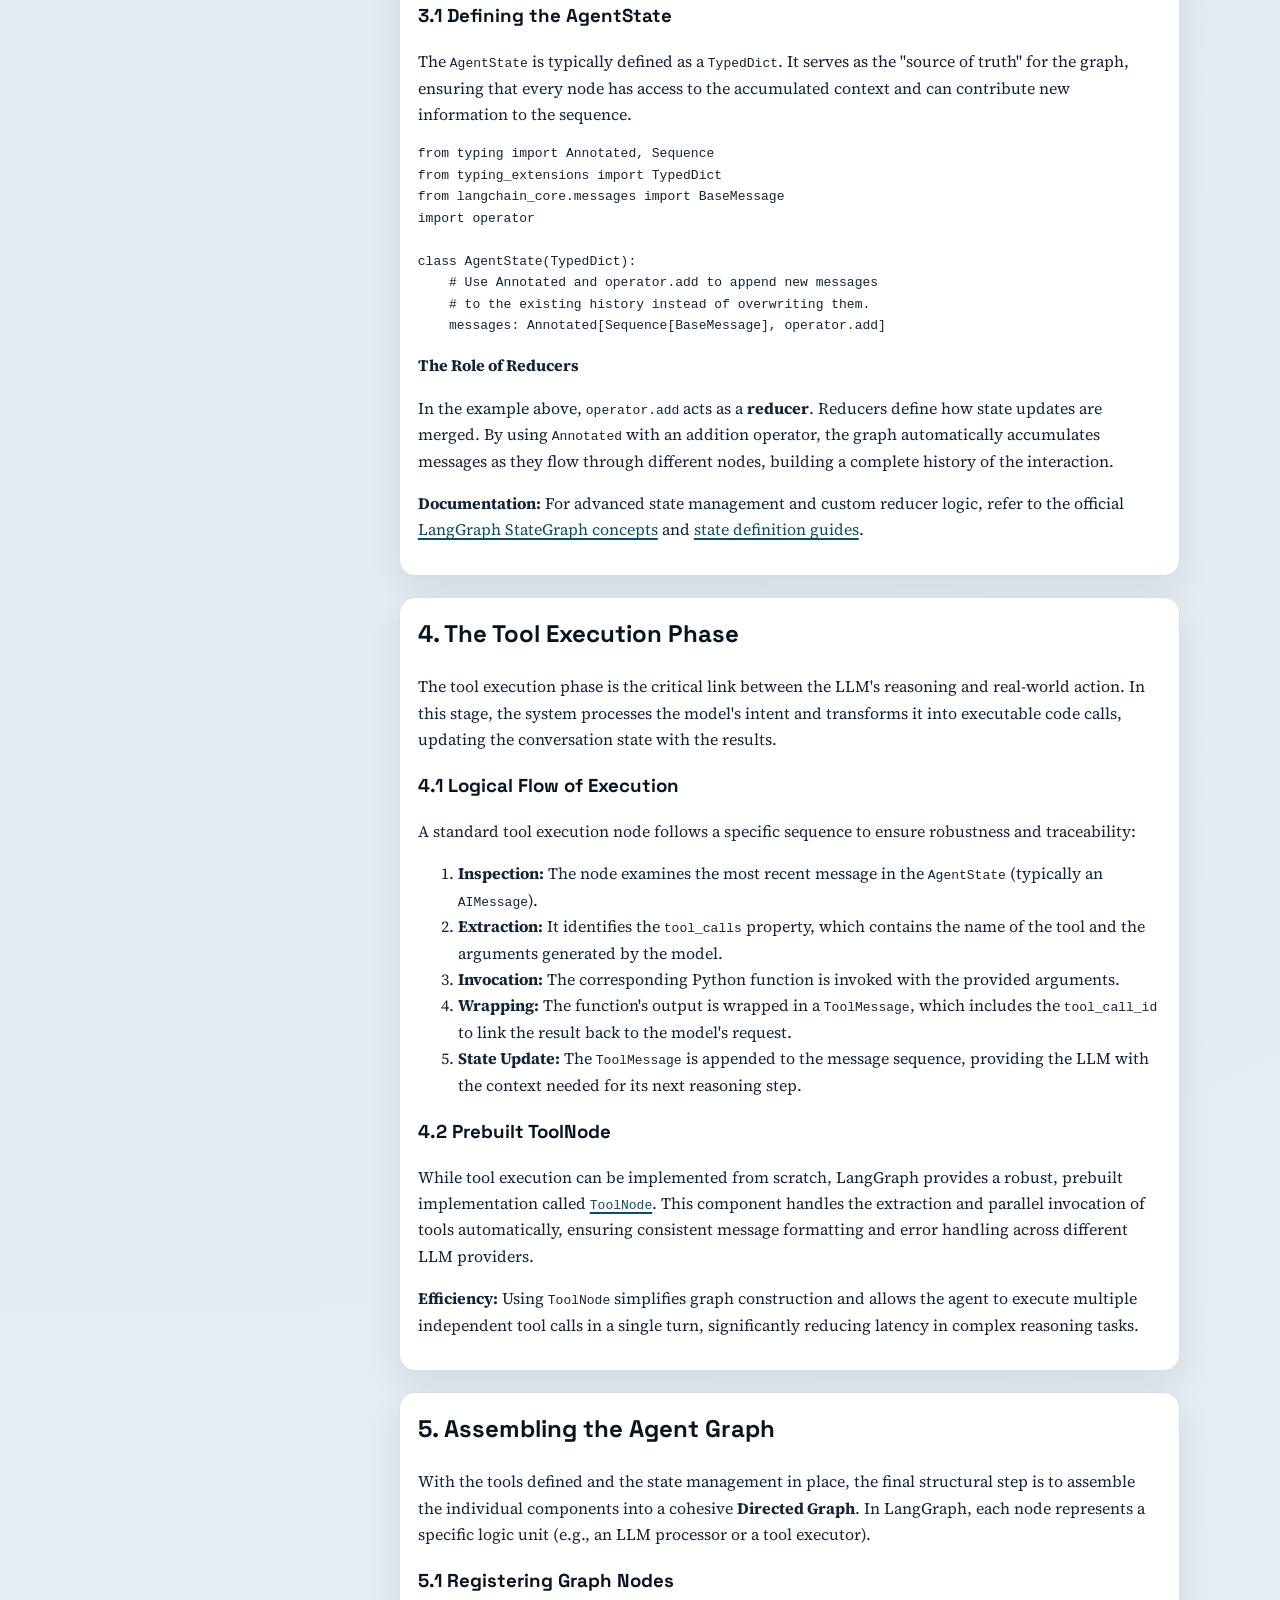
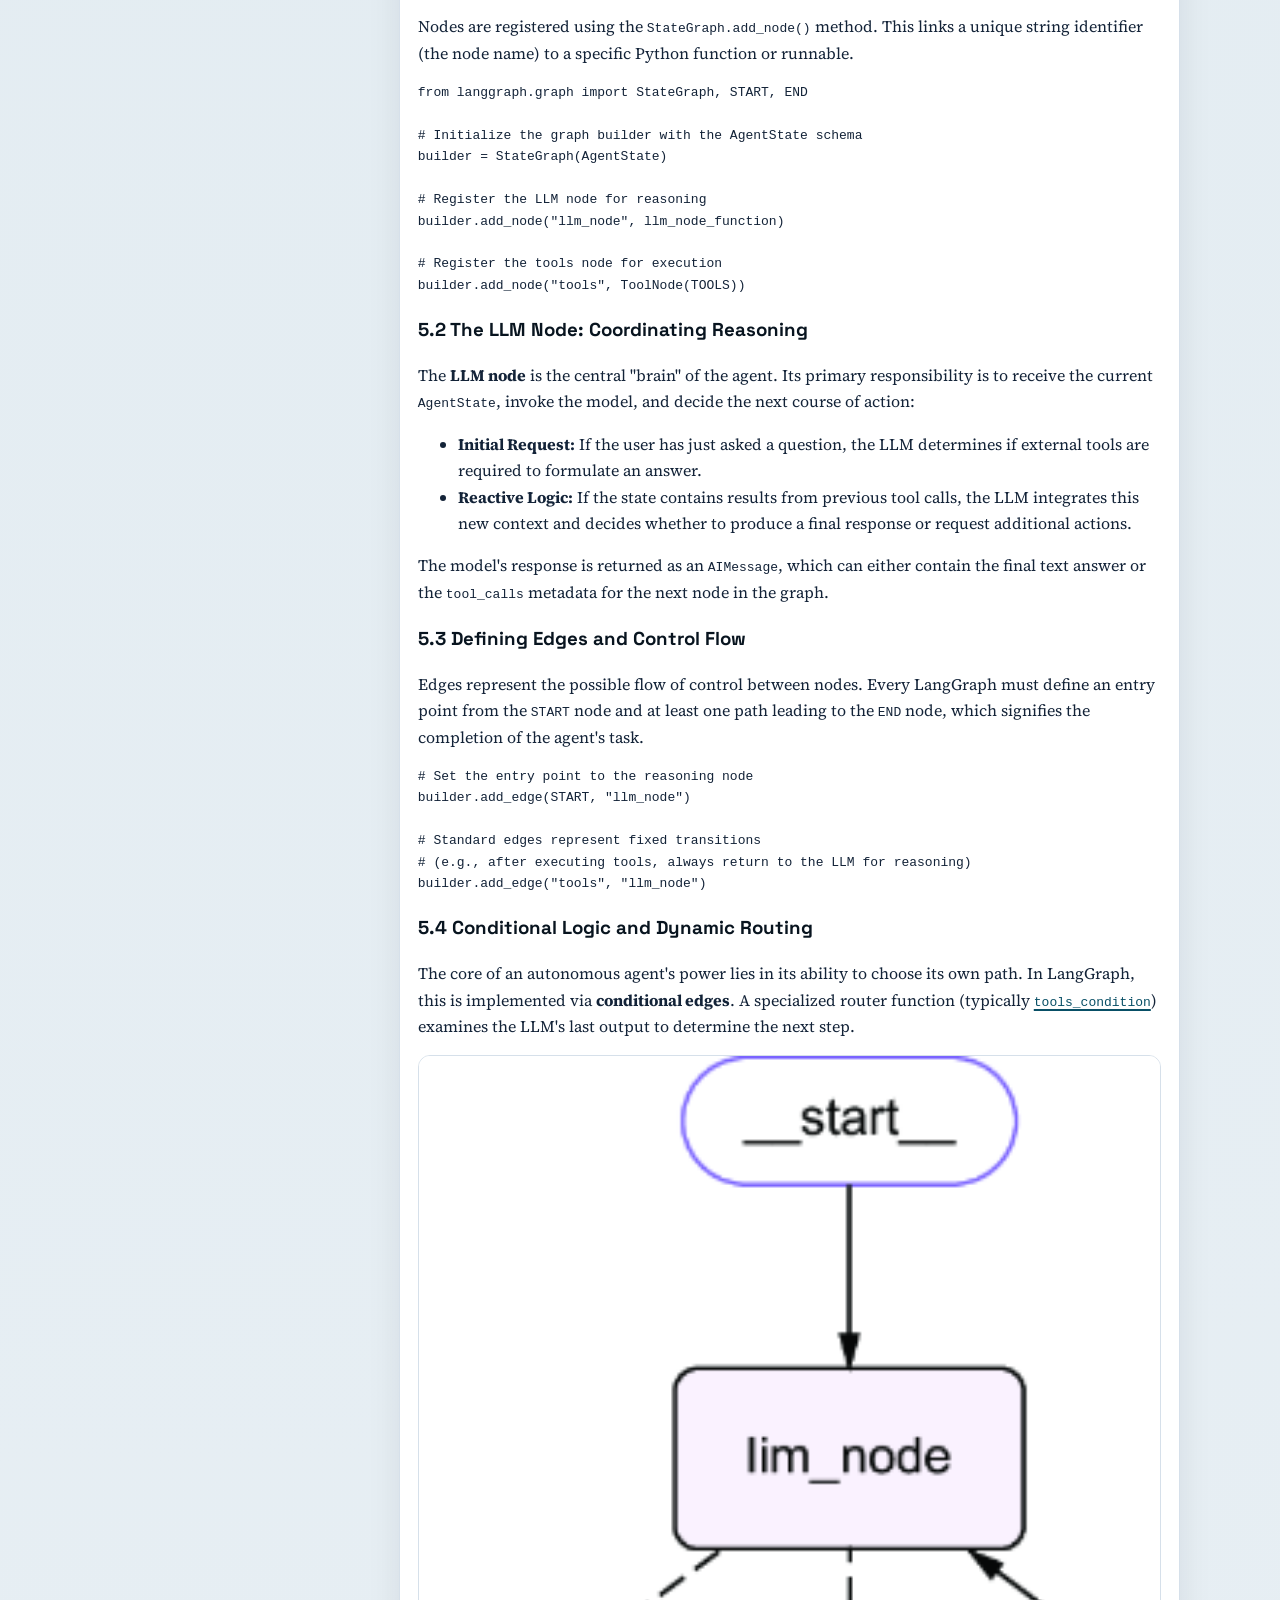
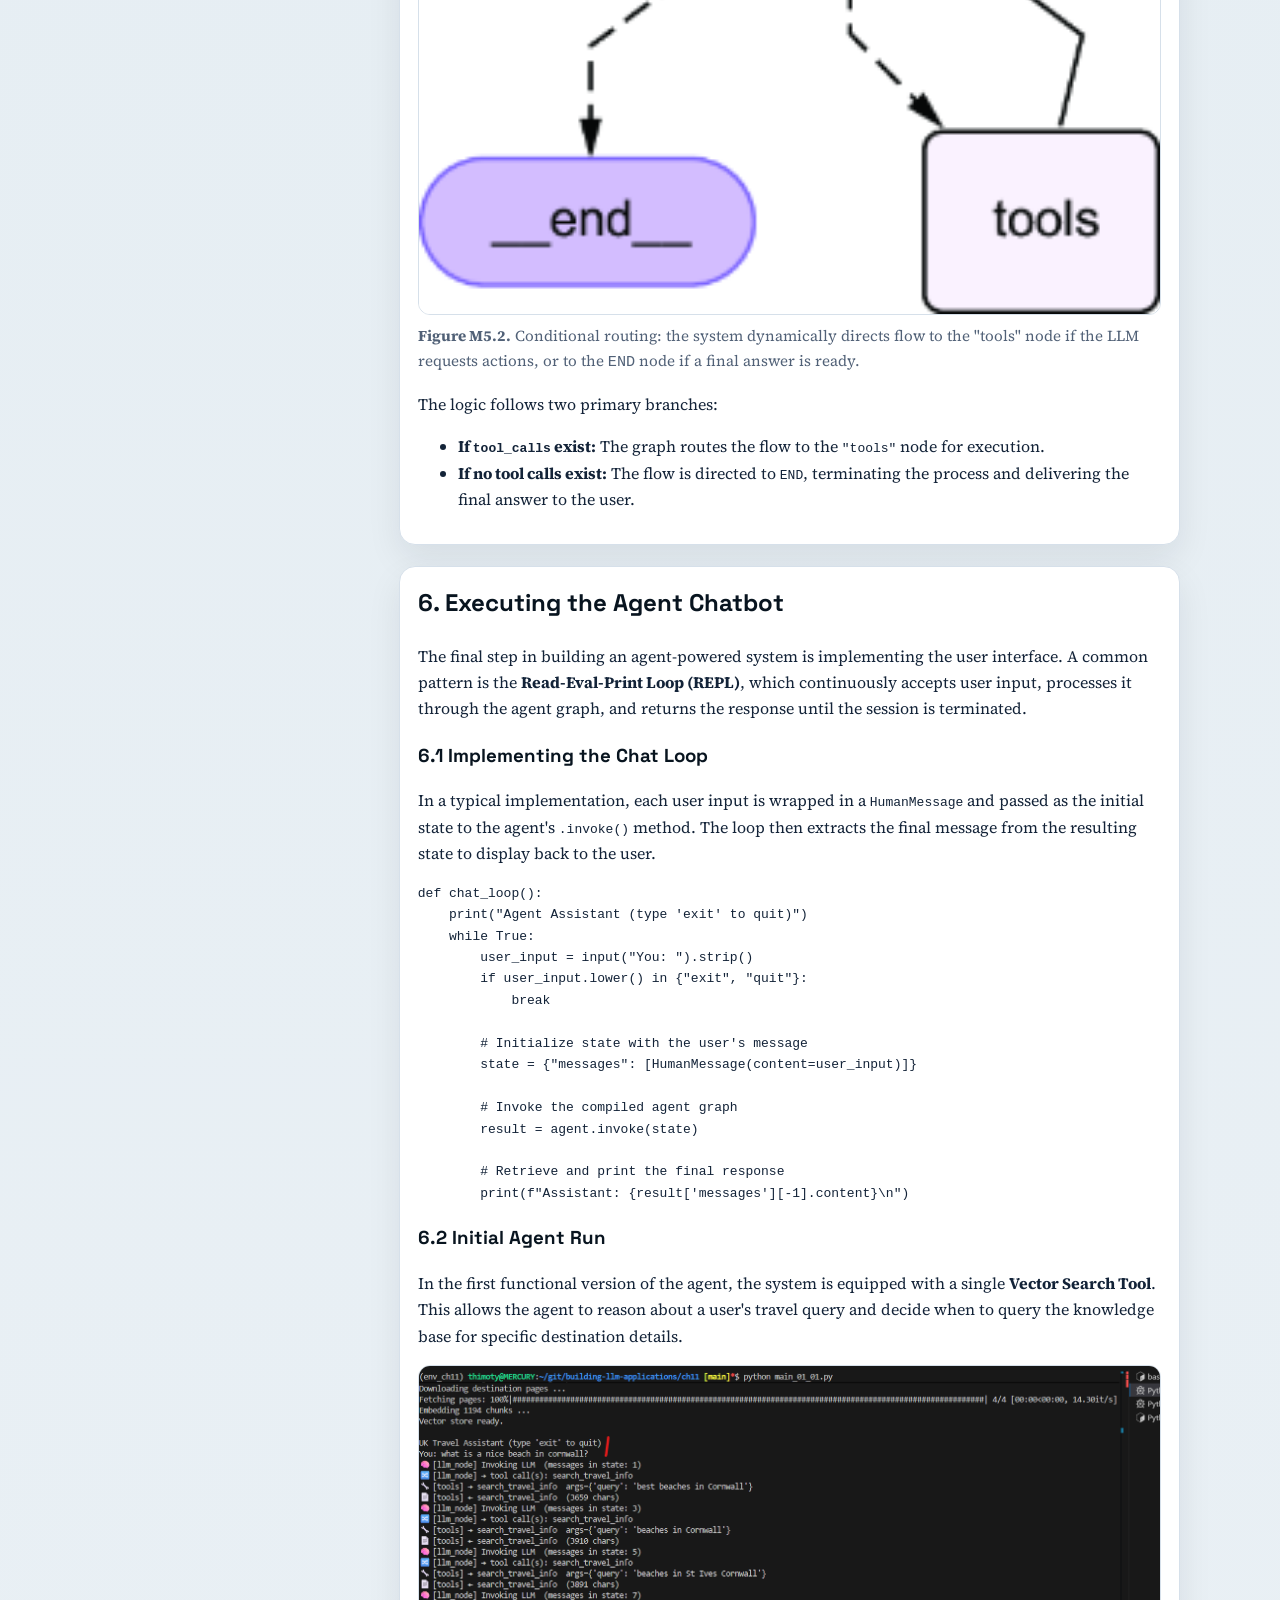
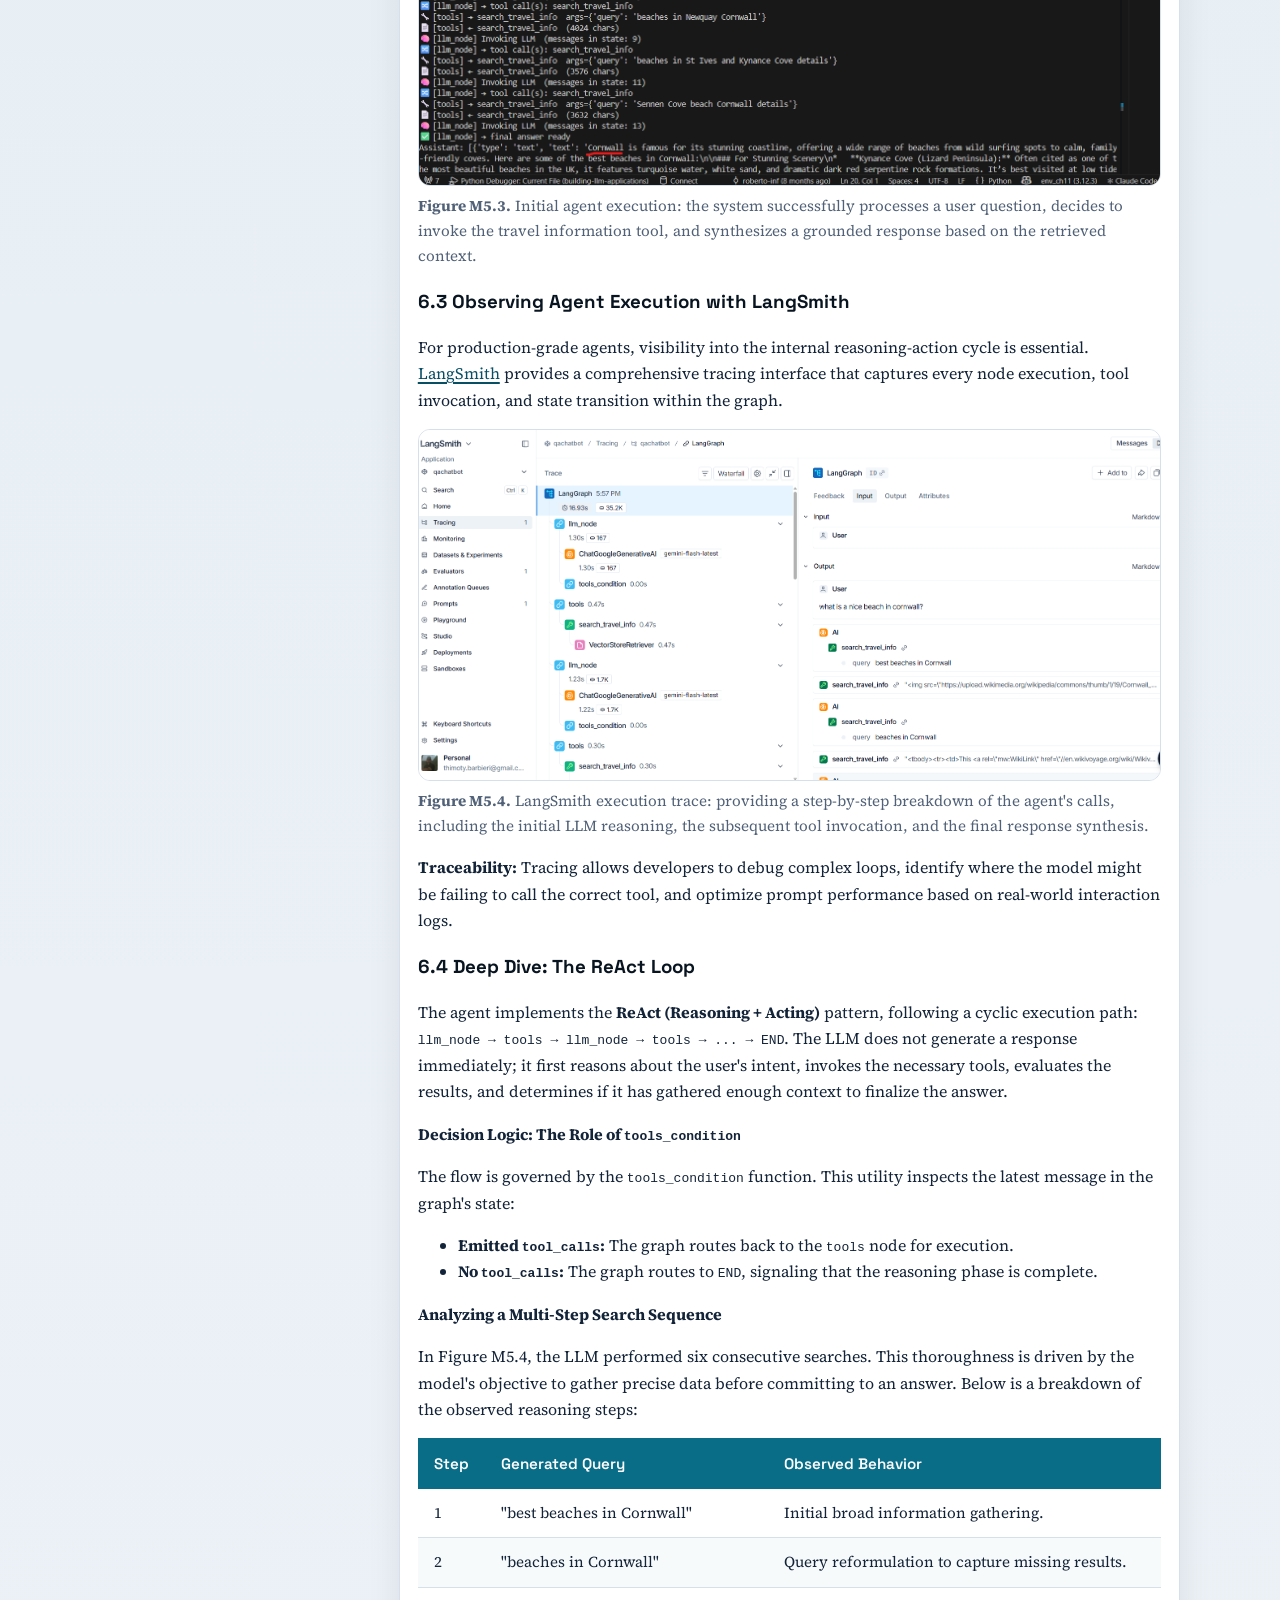
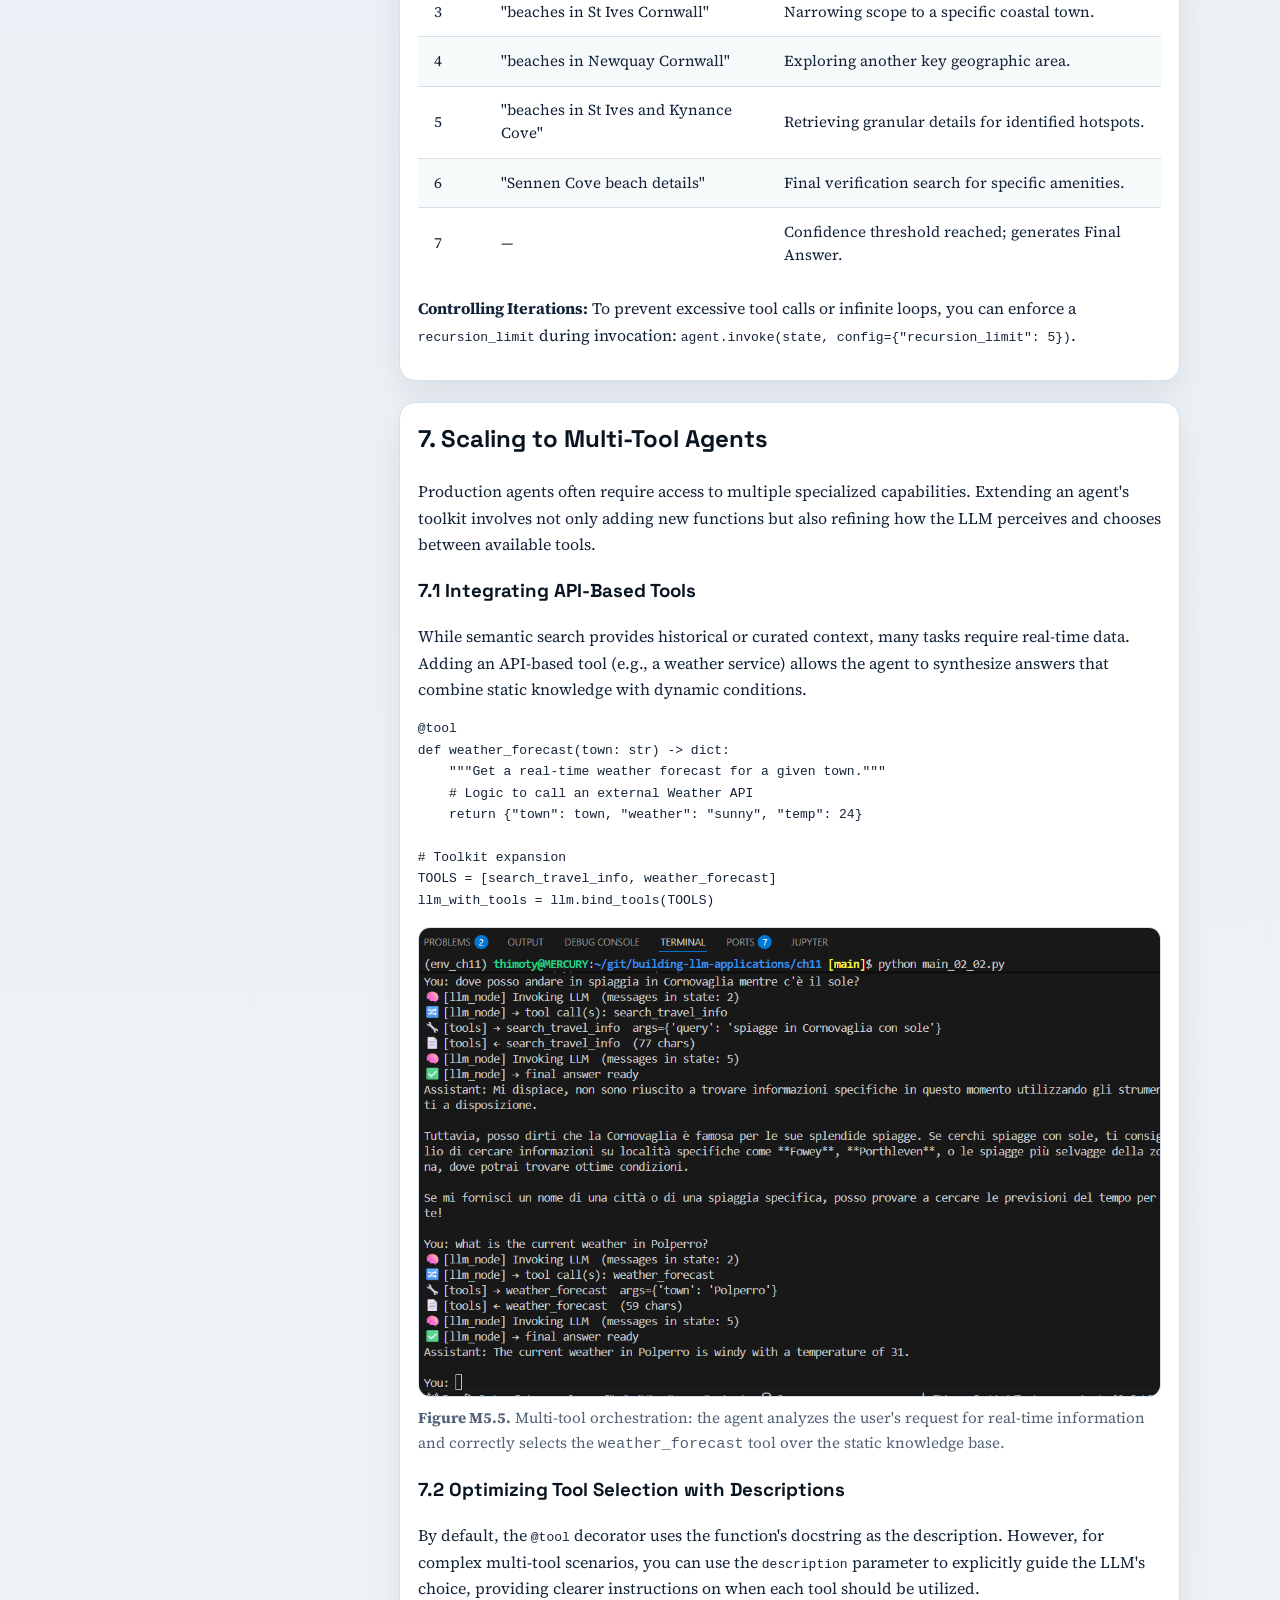
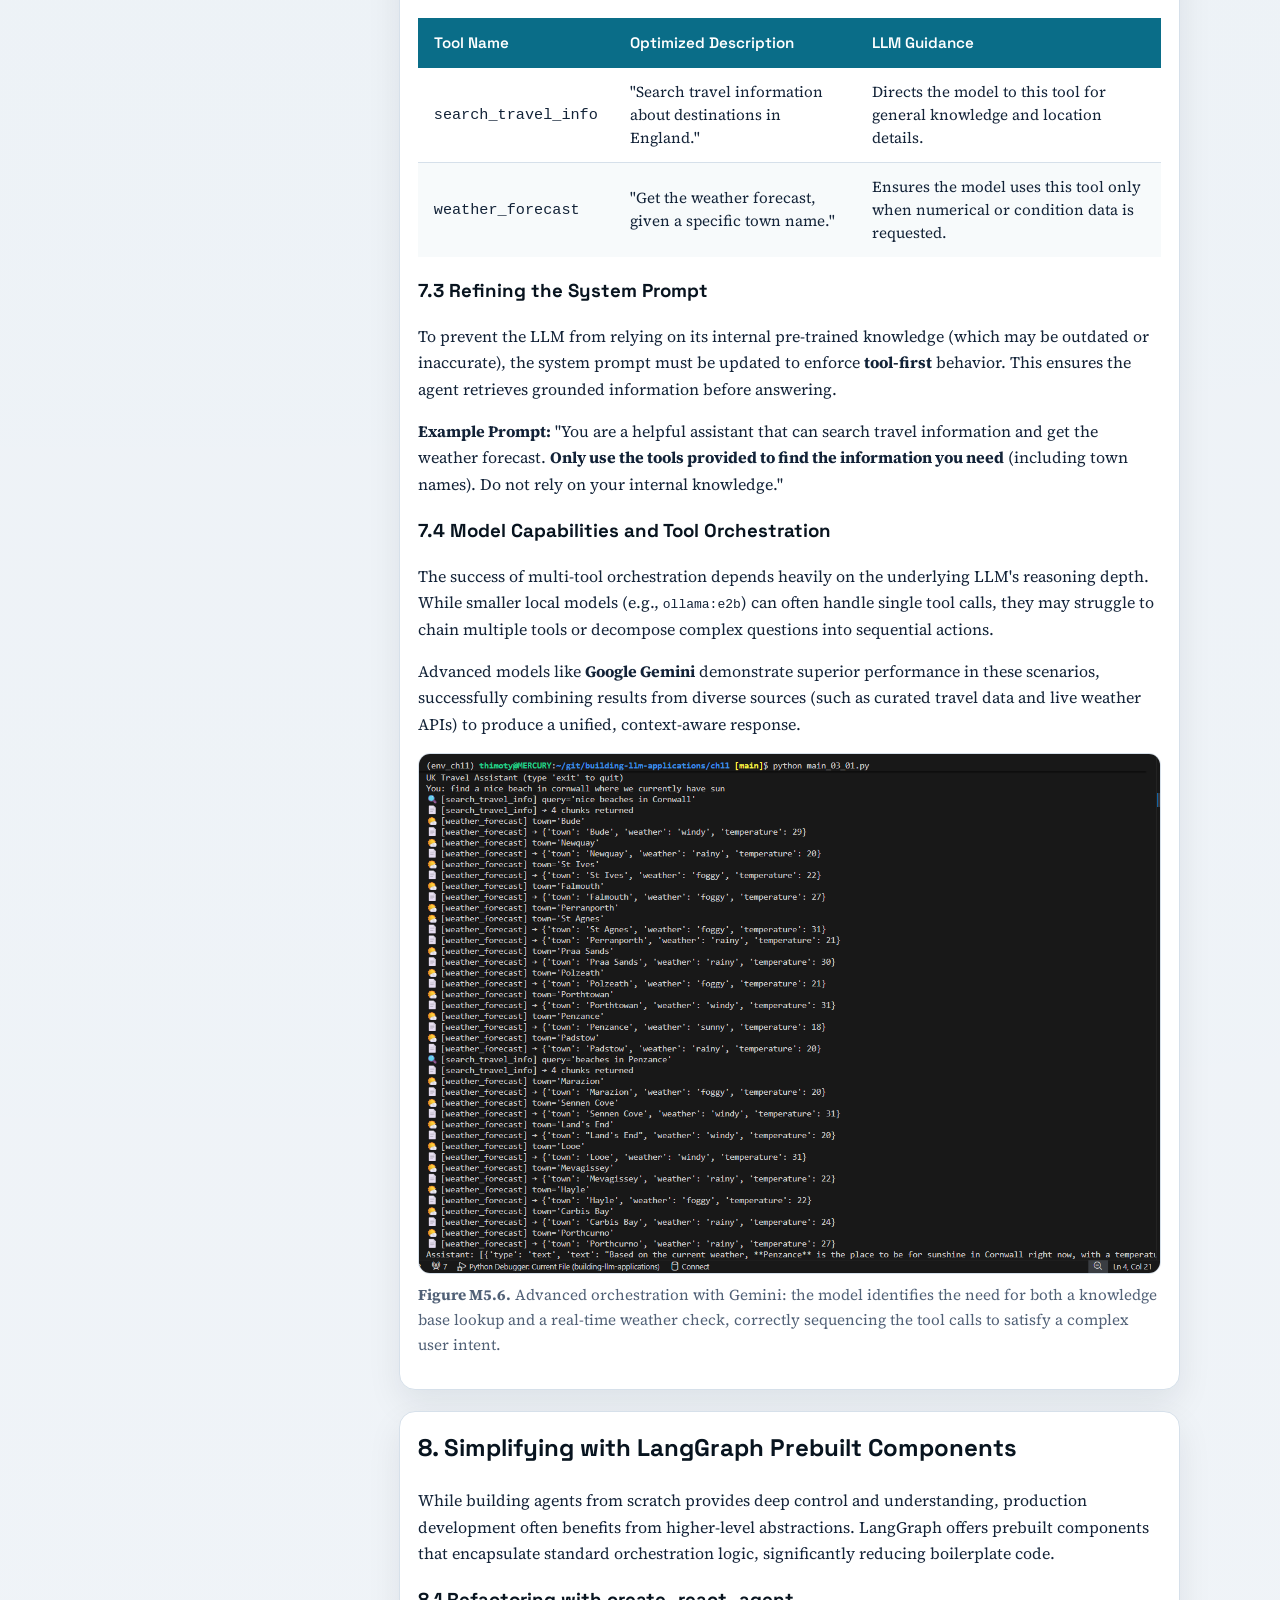
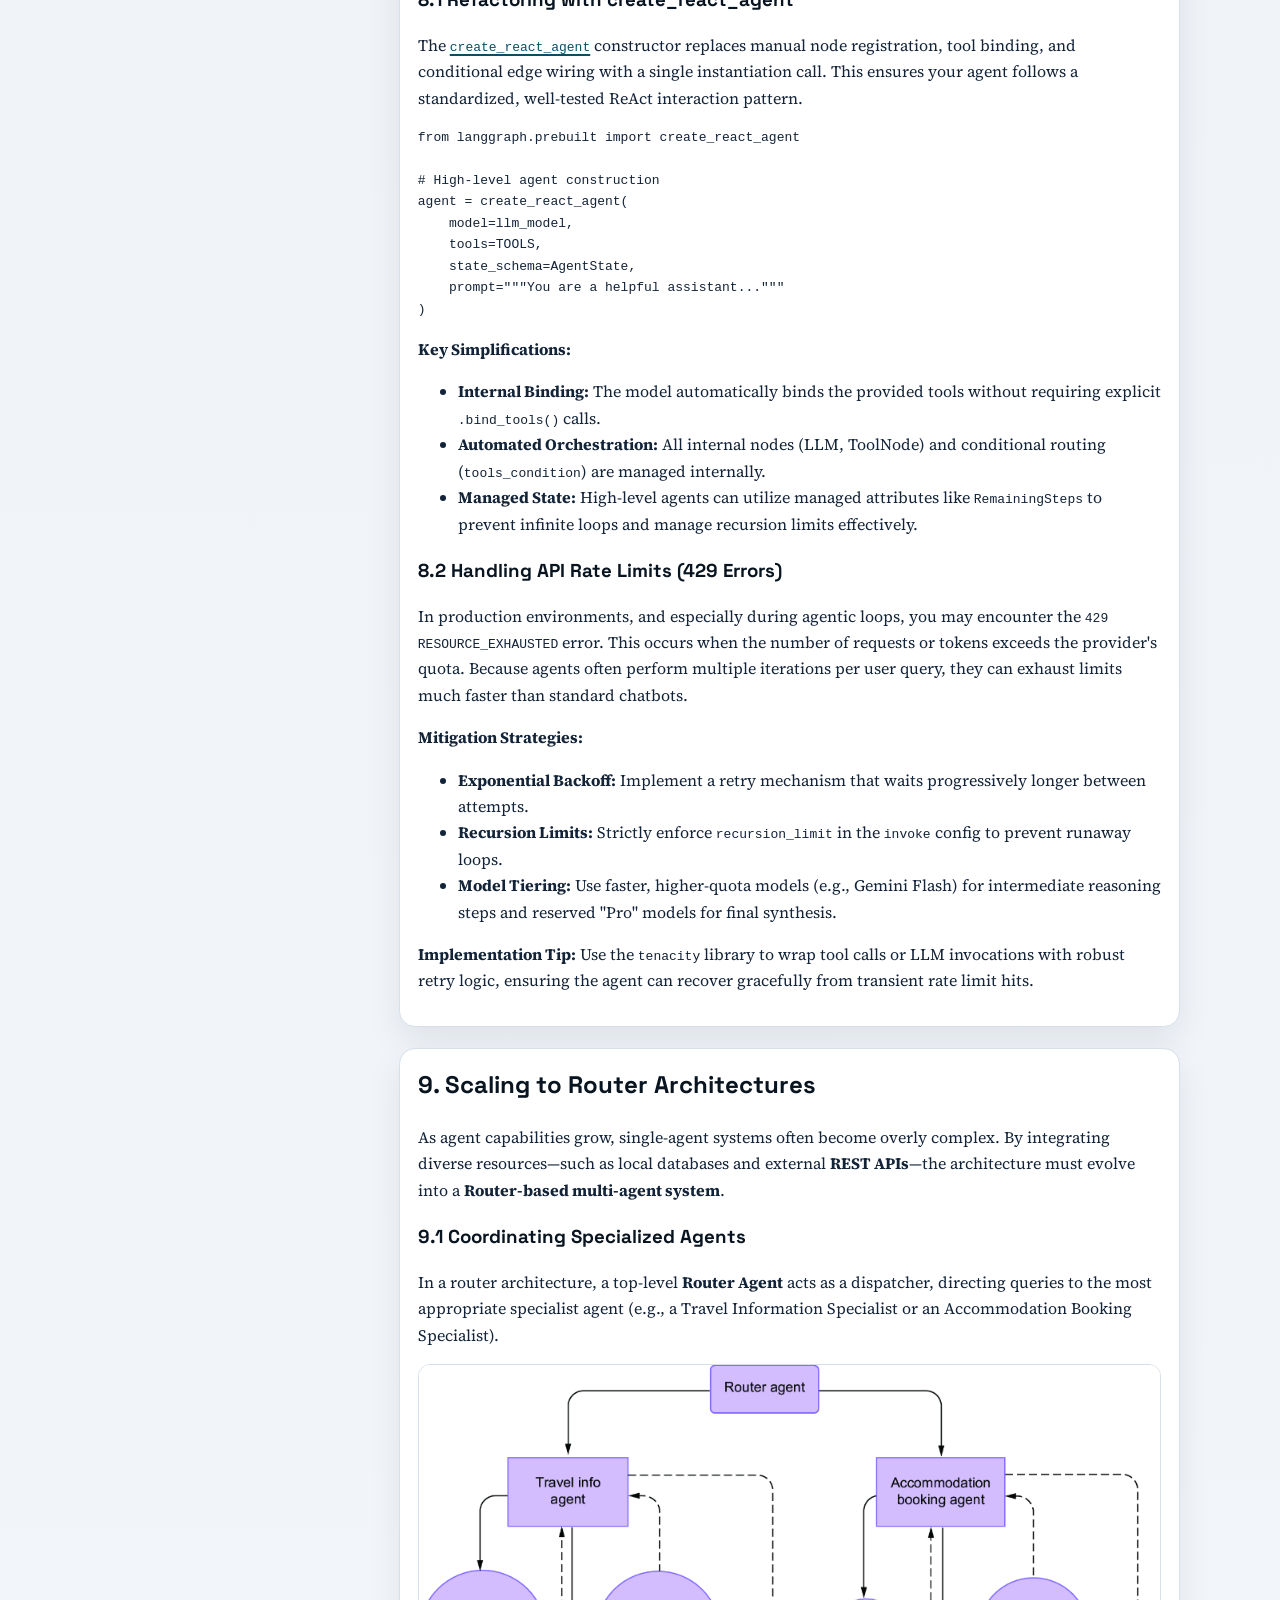
<file: site/chapters/chapter-05.html>
<!DOCTYPE html>
<html lang="en">
<head>
  <meta charset="utf-8">
  <meta name="viewport" content="width=device-width, initial-scale=1">
  <title>M5 - AI Agent Architectures</title>
  <link rel="preconnect" href="https://fonts.googleapis.com">
  <link rel="preconnect" href="https://fonts.gstatic.com" crossorigin>
  <link href="https://fonts.googleapis.com/css2?family=Space+Grotesk:wght@400;500;700&family=Source+Serif+4:opsz,wght@8..60,400;8..60,600&display=swap" rel="stylesheet">
  <link rel="stylesheet" href="../assets/css/site.css">
  <script defer src="../assets/js/site.js"></script>
</head>
<body id="top" data-page-lang="en">
  <div id="google_translate_element" class="translate-host" aria-hidden="true"></div>

  <header class="site-header">
    <div class="shell">
      <section class="hero">
        <p><a href="../index.html">Home</a></p>
        <h1>M5 - AI Agent Architectures</h1>
        <p class="hero-copy">Transitioning from structured workflows to autonomous, tool-using agents and multi-agent coordination systems.</p>
      </section>
    </div>
  </header>

  <main class="shell module-layout">
    <aside class="panel outline-panel" aria-label="Module outline">
      <h2 class="outline-title">Outline</h2>
      <nav id="outline-nav"></nav>
    </aside>

    <article class="module-main">
      <section class="panel">
        <nav class="module-nav" aria-label="Module navigation">
          <a href="chapter-04.html">M4 Previous</a>
          <span>M5</span>
        </nav>
      </section>

      <section class="panel info-grid">
        <div>
          <h2>Learning outcomes</h2>
          <ul>
            <li>Build dynamic, tool-using agents in LangGraph that reason and adapt based on context.</li>
            <li>Design multi-agent systems for task coordination and role-based collaboration.</li>
            <li>Implement the Model Context Protocol (MCP) for seamless integration with remote services.</li>
            <li>Ensure production readiness using persistent memory, safety guardrails, and observability.</li>
          </ul>
        </div>
        <div>
          <h2>Topics</h2>
          <p>Autonomous Agents, Tool Use, LangGraph Decision Loops, Multi-Agent Orchestration, MCP, Memory, Guardrails, Traceability.</p>
        </div>
      </section>

      <section class="panel">
        <h2>1. From Workflows to Autonomous Agents</h2>
        <p>This module synthesizes previous concepts into fully capable agents that can think, decide, and act. The focus shifts from static, predefined flows to dynamic systems that utilize tools, interpret intermediate results, and adapt their execution paths based on real-time context.</p>

        <h3>1.1 Dynamic Decision-Making and Multi-Agent Systems</h3>
        <p>Beyond baseline automation, advanced architectures enable agents to coordinate across specialized roles. Task routing and collaborative problem-solving are implemented to scale single-agent capabilities into complex multi-agent ecosystems.</p>

        <h3>1.2 Ecosystem Integration via MCP</h3>
        <p>Connecting agents to external services is facilitated through the <strong>Model Context Protocol (MCP)</strong>. This protocol allows agents to discover and utilize remote tools with the same ease as local functions, fostering interoperability across diverse AI services without the overhead of custom integrations.</p>

        <h3>1.3 Ensuring Production Readiness</h3>
        <p>Transitioning from prototype to production requires a focus on reliability and safety. Key technical requirements include:</p>
        <ul>
          <li><strong>Persistent Memory:</strong> Maintaining long-term context across user interactions.</li>
          <li><strong>Safety Guardrails:</strong> Enforcing operational boundaries and preventing unintended agent behaviors.</li>
          <li><strong>Observability:</strong> Ensuring full traceability for debugging and performance optimization.</li>
        </ul>
      </section>

      <section class="panel">
        <h2>2. Core Concepts: Tools and Agent Reasoning</h2>
        <p>Transitioning from static workflows to autonomous agents requires a fundamental shift in how the system interacts with external capabilities. Instead of hardcoded API calls, agents use <strong>tools</strong> to dynamically extend their abilities beyond text generation.</p>

        <h3>2.1 Defining Tools and the ReAct Pattern</h3>
        <p>A <strong>tool</strong> is any external function, service, or capability that an LLM can invoke through a standardized protocol. Tools allow the model to run code, query databases, or call third-party APIs by passing structured inputs and receiving structured outputs.</p>
        
        <p>This dynamic interplay is often implemented via the <strong>ReAct</strong> (Reasoning and Acting) pattern. ReAct enables the agent to interleave reasoning steps ("thoughts") with tool invocations ("actions"), allowing the system to decompose complex tasks and adapt based on intermediate results.</p>

        <figure class="module-figure" data-zoomable>
          <img src="../assets/images/m5-figure-11-1-react-pattern.png" alt="Process diagram of the ReAct pattern.">
          <figcaption><strong>Figure M5.1.</strong> The ReAct pattern: the agent alternates between reasoning phases (analyzing input) and action phases (calling tools), cycling through these steps until a final answer is synthesized.</figcaption>
        </figure>

        <div class="note">
          <p><strong>Reference:</strong> The ReAct pattern was introduced in the paper <a href="https://arxiv.org/abs/2210.03629" target="_blank" rel="noopener noreferrer">"ReAct: Synergizing Reasoning and Acting in Language Models"</a> by Yao et al. (2022).</p>
        </div>

        <h3>2.2 Tool Registration and LLM Binding</h3>
        <p>To enable an agent to utilize a tool, the capability must be <strong>registered</strong> with the LLM. This process involves exposing the tool's <strong>function signature</strong> (name and parameters) and a detailed <strong>textual description</strong>. Modern models are explicitly trained to recognize these schemas and decide at runtime when a tool call is necessary.</p>

        <p>In the LangChain/LangGraph ecosystem, this is typically handled in two steps:</p>
        <ul>
          <li><strong>Definition:</strong> Using the <a href="https://reference.langchain.com/python/langchain-core/tools/langchain_core.tools.base.tool.html" target="_blank" rel="noopener noreferrer"><code>@tool</code></a> decorator to wrap a Python function. The decorator automatically extracts the function's docstring as the tool's description and infers the parameter schema.</li>
          <li><strong>Binding:</strong> Using the <code>.bind_tools()</code> protocol to attach the tool definitions to the LLM instance. This informs the model of the available tools and their usage constraints during the generation process.</li>
        </ul>

        <h3>2.3 Technical Implementation: The @tool Decorator</h3>
        <p>The primary method for defining tools in LangChain is the <code>@tool</code> decorator. In Python, a <strong>decorator</strong> is a higher-order function that takes another function as an argument and extends its behavior without explicitly modifying its source code.</p>

        <p><strong>Python Decorator Fundamentals</strong></p>
        <p>Syntactically, decorators are applied using the <code>@</code> symbol. Below is a simplified example of a decorator that logs function calls:</p>

        <pre><code>def log_call(func):
    def wrapper(*args, **kwargs):
        print(f"Executing: {func.__name__}")
        return func(*args, **kwargs)
    return wrapper

@log_call
def get_status():
    return "System Operational"

# Calling get_status() will print "Executing: get_status" 
# and return "System Operational"</code></pre>

        <p><strong>The @tool Mechanism</strong></p>
        <p>The <code>@tool</code> decorator leverages Python's <strong>introspection</strong> capabilities to convert standard functions into structured tool schemas. When applied, it automatically extracts metadata to inform the LLM's reasoning engine:</p>

        <table class="modern-table">
          <thead>
            <tr>
              <th>Python Metadata</th>
              <th>Tool Schema Component</th>
              <th>Purpose for LLM</th>
            </tr>
          </thead>
          <tbody>
            <tr>
              <td>Function Name</td>
              <td><code>name</code></td>
              <td>Identifies the specific tool in the LLM's response.</td>
            </tr>
            <tr>
              <td>Docstring</td>
              <td><code>description</code></td>
              <td>Informs the model's decision on <em>when</em> to utilize the tool.</td>
            </tr>
            <tr>
              <td>Type Hints (Arguments)</td>
              <td><code>parameters</code></td>
              <td>Defines the JSON schema for valid tool inputs.</td>
            </tr>
          </tbody>
        </table>

        <div class="note">
          <p><strong>Best Practice:</strong> Because the LLM relies entirely on the <code>description</code> to select tools, docstrings must be highly descriptive and clearly state the tool's utility and operational constraints.</p>
        </div>
      </section>

      <section class="panel">
        <h2>3. Managing Agent State</h2>
        <p>In a Reasoning-Action loop, the system must maintain a continuous record of the conversation, including user queries, model thoughts, and tool responses. In LangGraph, this is managed through a central <strong>Agent State</strong>.</p>

        <h3>3.1 Defining the AgentState</h3>
        <p>The <code>AgentState</code> is typically defined as a <code>TypedDict</code>. It serves as the "source of truth" for the graph, ensuring that every node has access to the accumulated context and can contribute new information to the sequence.</p>
        
        <pre><code>from typing import Annotated, Sequence
from typing_extensions import TypedDict
from langchain_core.messages import BaseMessage
import operator

class AgentState(TypedDict):
    # Use Annotated and operator.add to append new messages 
    # to the existing history instead of overwriting them.
    messages: Annotated[Sequence[BaseMessage], operator.add]</code></pre>

        <p><strong>The Role of Reducers</strong></p>
        <p>In the example above, <code>operator.add</code> acts as a <strong>reducer</strong>. Reducers define how state updates are merged. By using <code>Annotated</code> with an addition operator, the graph automatically accumulates messages as they flow through different nodes, building a complete history of the interaction.</p>

        <div class="note">
          <p><strong>Documentation:</strong> For advanced state management and custom reducer logic, refer to the official <a href="https://langchain-ai.github.io/langgraph/concepts/low_level/#stategraph" target="_blank" rel="noopener noreferrer">LangGraph StateGraph concepts</a> and <a href="https://langchain-ai.github.io/langgraph/how-tos/define-state/" target="_blank" rel="noopener noreferrer">state definition guides</a>.</p>
        </div>
      </section>

      <section class="panel">
        <h2>4. The Tool Execution Phase</h2>
        <p>The tool execution phase is the critical link between the LLM's reasoning and real-world action. In this stage, the system processes the model's intent and transforms it into executable code calls, updating the conversation state with the results.</p>

        <h3>4.1 Logical Flow of Execution</h3>
        <p>A standard tool execution node follows a specific sequence to ensure robustness and traceability:</p>
        <ol>
          <li><strong>Inspection:</strong> The node examines the most recent message in the <code>AgentState</code> (typically an <code>AIMessage</code>).</li>
          <li><strong>Extraction:</strong> It identifies the <code>tool_calls</code> property, which contains the name of the tool and the arguments generated by the model.</li>
          <li><strong>Invocation:</strong> The corresponding Python function is invoked with the provided arguments.</li>
          <li><strong>Wrapping:</strong> The function's output is wrapped in a <code>ToolMessage</code>, which includes the <code>tool_call_id</code> to link the result back to the model's request.</li>
          <li><strong>State Update:</strong> The <code>ToolMessage</code> is appended to the message sequence, providing the LLM with the context needed for its next reasoning step.</li>
        </ol>

        <h3>4.2 Prebuilt ToolNode</h3>
        <p>While tool execution can be implemented from scratch, LangGraph provides a robust, prebuilt implementation called <a href="https://reference.langchain.com/python/langgraph.prebuilt/tool_node/ToolNode" target="_blank" rel="noopener noreferrer"><code>ToolNode</code></a>. This component handles the extraction and parallel invocation of tools automatically, ensuring consistent message formatting and error handling across different LLM providers.</p>

        <div class="note">
          <p><strong>Efficiency:</strong> Using <code>ToolNode</code> simplifies graph construction and allows the agent to execute multiple independent tool calls in a single turn, significantly reducing latency in complex reasoning tasks.</p>
        </div>
      </section>

      <section class="panel">
        <h2>5. Assembling the Agent Graph</h2>
        <p>With the tools defined and the state management in place, the final structural step is to assemble the individual components into a cohesive <strong>Directed Graph</strong>. In LangGraph, each node represents a specific logic unit (e.g., an LLM processor or a tool executor).</p>

        <h3>5.1 Registering Graph Nodes</h3>
        <p>Nodes are registered using the <code>StateGraph.add_node()</code> method. This links a unique string identifier (the node name) to a specific Python function or runnable.</p>
        
        <pre><code>from langgraph.graph import StateGraph, START, END

# Initialize the graph builder with the AgentState schema
builder = StateGraph(AgentState)

# Register the LLM node for reasoning
builder.add_node("llm_node", llm_node_function)

# Register the tools node for execution
builder.add_node("tools", ToolNode(TOOLS))</code></pre>

        <h3>5.2 The LLM Node: Coordinating Reasoning</h3>
        <p>The <strong>LLM node</strong> is the central "brain" of the agent. Its primary responsibility is to receive the current <code>AgentState</code>, invoke the model, and decide the next course of action:</p>
        <ul>
          <li><strong>Initial Request:</strong> If the user has just asked a question, the LLM determines if external tools are required to formulate an answer.</li>
          <li><strong>Reactive Logic:</strong> If the state contains results from previous tool calls, the LLM integrates this new context and decides whether to produce a final response or request additional actions.</li>
        </ul>
        <p>The model's response is returned as an <code>AIMessage</code>, which can either contain the final text answer or the <code>tool_calls</code> metadata for the next node in the graph.</p>

        <h3>5.3 Defining Edges and Control Flow</h3>
        <p>Edges represent the possible flow of control between nodes. Every LangGraph must define an entry point from the <code>START</code> node and at least one path leading to the <code>END</code> node, which signifies the completion of the agent's task.</p>
        
        <pre><code># Set the entry point to the reasoning node
builder.add_edge(START, "llm_node")

# Standard edges represent fixed transitions
# (e.g., after executing tools, always return to the LLM for reasoning)
builder.add_edge("tools", "llm_node")</code></pre>

        <h3>5.4 Conditional Logic and Dynamic Routing</h3>
        <p>The core of an autonomous agent's power lies in its ability to choose its own path. In LangGraph, this is implemented via <strong>conditional edges</strong>. A specialized router function (typically <a href="https://langchain-ai.github.io/langgraph/reference/prebuilt/#tools_condition" target="_blank" rel="noopener noreferrer"><code>tools_condition</code></a>) examines the LLM's last output to determine the next step.</p>

        <figure class="module-figure" data-zoomable>
          <img src="../assets/images/m5-figure-11-2-conditional-logic.png" alt="Conditional graph logic diagram.">
          <figcaption><strong>Figure M5.2.</strong> Conditional routing: the system dynamically directs flow to the "tools" node if the LLM requests actions, or to the <code>END</code> node if a final answer is ready.</figcaption>
        </figure>

        <p>The logic follows two primary branches:</p>
        <ul>
          <li><strong>If <code>tool_calls</code> exist:</strong> The graph routes the flow to the <code>"tools"</code> node for execution.</li>
          <li><strong>If no tool calls exist:</strong> The flow is directed to <code>END</code>, terminating the process and delivering the final answer to the user.</li>
        </ul>
      </section>

      <section class="panel">
        <h2>6. Executing the Agent Chatbot</h2>
        <p>The final step in building an agent-powered system is implementing the user interface. A common pattern is the <strong>Read-Eval-Print Loop (REPL)</strong>, which continuously accepts user input, processes it through the agent graph, and returns the response until the session is terminated.</p>

        <h3>6.1 Implementing the Chat Loop</h3>
        <p>In a typical implementation, each user input is wrapped in a <code>HumanMessage</code> and passed as the initial state to the agent's <code>.invoke()</code> method. The loop then extracts the final message from the resulting state to display back to the user.</p>
        
        <pre><code>def chat_loop():
    print("Agent Assistant (type 'exit' to quit)")
    while True:
        user_input = input("You: ").strip()
        if user_input.lower() in {"exit", "quit"}:
            break
        
        # Initialize state with the user's message
        state = {"messages": [HumanMessage(content=user_input)]}
        
        # Invoke the compiled agent graph
        result = agent.invoke(state)
        
        # Retrieve and print the final response
        print(f"Assistant: {result['messages'][-1].content}\n")</code></pre>

        <h3>6.2 Initial Agent Run</h3>
        <p>In the first functional version of the agent, the system is equipped with a single <strong>Vector Search Tool</strong>. This allows the agent to reason about a user's travel query and decide when to query the knowledge base for specific destination details.</p>

        <figure class="module-figure" data-zoomable>
          <img src="../assets/images/m5-figure-11-3-initial-agent-run.png" alt="Screenshot of the agent's initial execution.">
          <figcaption><strong>Figure M5.3.</strong> Initial agent execution: the system successfully processes a user question, decides to invoke the travel information tool, and synthesizes a grounded response based on the retrieved context.</figcaption>
        </figure>

        <h3>6.3 Observing Agent Execution with LangSmith</h3>
        <p>For production-grade agents, visibility into the internal reasoning-action cycle is essential. <a href="https://smith.langchain.com/" target="_blank" rel="noopener noreferrer">LangSmith</a> provides a comprehensive tracing interface that captures every node execution, tool invocation, and state transition within the graph.</p>

        <figure class="module-figure" data-zoomable>
          <img src="../assets/images/m5-figure-11-4-langsmith-trace.png" alt="LangSmith trace of agent execution.">
          <figcaption><strong>Figure M5.4.</strong> LangSmith execution trace: providing a step-by-step breakdown of the agent's calls, including the initial LLM reasoning, the subsequent tool invocation, and the final response synthesis.</figcaption>
        </figure>

        <div class="note">
          <p><strong>Traceability:</strong> Tracing allows developers to debug complex loops, identify where the model might be failing to call the correct tool, and optimize prompt performance based on real-world interaction logs.</p>
        </div>

        <h3>6.4 Deep Dive: The ReAct Loop</h3>
        <p>The agent implements the <strong>ReAct (Reasoning + Acting)</strong> pattern, following a cyclic execution path: <code>llm_node → tools → llm_node → tools → ... → END</code>. The LLM does not generate a response immediately; it first reasons about the user's intent, invokes the necessary tools, evaluates the results, and determines if it has gathered enough context to finalize the answer.</p>

        <p><strong>Decision Logic: The Role of <code>tools_condition</code></strong></p>
        <p>The flow is governed by the <code>tools_condition</code> function. This utility inspects the latest message in the graph's state:</p>
        <ul>
          <li><strong>Emitted <code>tool_calls</code>:</strong> The graph routes back to the <code>tools</code> node for execution.</li>
          <li><strong>No <code>tool_calls</code>:</strong> The graph routes to <code>END</code>, signaling that the reasoning phase is complete.</li>
        </ul>

        <p><strong>Analyzing a Multi-Step Search Sequence</strong></p>
        <p>In Figure M5.4, the LLM performed six consecutive searches. This thoroughness is driven by the model's objective to gather precise data before committing to an answer. Below is a breakdown of the observed reasoning steps:</p>

        <table class="modern-table">
          <thead>
            <tr>
              <th>Step</th>
              <th>Generated Query</th>
              <th>Observed Behavior</th>
            </tr>
          </thead>
          <tbody>
            <tr>
              <td>1</td>
              <td>"best beaches in Cornwall"</td>
              <td>Initial broad information gathering.</td>
            </tr>
            <tr>
              <td>2</td>
              <td>"beaches in Cornwall"</td>
              <td>Query reformulation to capture missing results.</td>
            </tr>
            <tr>
              <td>3</td>
              <td>"beaches in St Ives Cornwall"</td>
              <td>Narrowing scope to a specific coastal town.</td>
            </tr>
            <tr>
              <td>4</td>
              <td>"beaches in Newquay Cornwall"</td>
              <td>Exploring another key geographic area.</td>
            </tr>
            <tr>
              <td>5</td>
              <td>"beaches in St Ives and Kynance Cove"</td>
              <td>Retrieving granular details for identified hotspots.</td>
            </tr>
            <tr>
              <td>6</td>
              <td>"Sennen Cove beach details"</td>
              <td>Final verification search for specific amenities.</td>
            </tr>
            <tr>
              <td>7</td>
              <td>—</td>
              <td>Confidence threshold reached; generates Final Answer.</td>
            </tr>
          </tbody>
        </table>

        <div class="note">
          <p><strong>Controlling Iterations:</strong> To prevent excessive tool calls or infinite loops, you can enforce a <code>recursion_limit</code> during invocation: <code>agent.invoke(state, config={"recursion_limit": 5})</code>.</p>
        </div>
      </section>

      <section class="panel">
        <h2>7. Scaling to Multi-Tool Agents</h2>
        <p>Production agents often require access to multiple specialized capabilities. Extending an agent's toolkit involves not only adding new functions but also refining how the LLM perceives and chooses between available tools.</p>

        <h3>7.1 Integrating API-Based Tools</h3>
        <p>While semantic search provides historical or curated context, many tasks require real-time data. Adding an API-based tool (e.g., a weather service) allows the agent to synthesize answers that combine static knowledge with dynamic conditions.</p>
        
        <pre><code>@tool
def weather_forecast(town: str) -> dict:
    """Get a real-time weather forecast for a given town."""
    # Logic to call an external Weather API
    return {"town": town, "weather": "sunny", "temp": 24}

# Toolkit expansion
TOOLS = [search_travel_info, weather_forecast]
llm_with_tools = llm.bind_tools(TOOLS)</code></pre>

        <figure class="module-figure" data-zoomable>
          <img src="../assets/images/m5-figure-11-5-multi-tool-selection.png" alt="Agent choosing between multiple tools.">
          <figcaption><strong>Figure M5.5.</strong> Multi-tool orchestration: the agent analyzes the user's request for real-time information and correctly selects the <code>weather_forecast</code> tool over the static knowledge base.</figcaption>
        </figure>

        <h3>7.2 Optimizing Tool Selection with Descriptions</h3>
        <p>By default, the <code>@tool</code> decorator uses the function's docstring as the description. However, for complex multi-tool scenarios, you can use the <code>description</code> parameter to explicitly guide the LLM's choice, providing clearer instructions on when each tool should be utilized.</p>

        <table class="modern-table">
          <thead>
            <tr>
              <th>Tool Name</th>
              <th>Optimized Description</th>
              <th>LLM Guidance</th>
            </tr>
          </thead>
          <tbody>
            <tr>
              <td><code>search_travel_info</code></td>
              <td>"Search travel information about destinations in England."</td>
              <td>Directs the model to this tool for general knowledge and location details.</td>
            </tr>
            <tr>
              <td><code>weather_forecast</code></td>
              <td>"Get the weather forecast, given a specific town name."</td>
              <td>Ensures the model uses this tool only when numerical or condition data is requested.</td>
            </tr>
          </tbody>
        </table>

        <h3>7.3 Refining the System Prompt</h3>
        <p>To prevent the LLM from relying on its internal pre-trained knowledge (which may be outdated or inaccurate), the system prompt must be updated to enforce <strong>tool-first</strong> behavior. This ensures the agent retrieves grounded information before answering.</p>

        <div class="note">
          <p><strong>Example Prompt:</strong> "You are a helpful assistant that can search travel information and get the weather forecast. <strong>Only use the tools provided to find the information you need</strong> (including town names). Do not rely on your internal knowledge."</p>
        </div>

        <h3>7.4 Model Capabilities and Tool Orchestration</h3>
        <p>The success of multi-tool orchestration depends heavily on the underlying LLM's reasoning depth. While smaller local models (e.g., <code>ollama:e2b</code>) can often handle single tool calls, they may struggle to chain multiple tools or decompose complex questions into sequential actions.</p>

        <p>Advanced models like <strong>Google Gemini</strong> demonstrate superior performance in these scenarios, successfully combining results from diverse sources (such as curated travel data and live weather APIs) to produce a unified, context-aware response.</p>

        <figure class="module-figure" data-zoomable>
          <img src="../assets/images/m5-figure-11-6-gemini-multi-tool.png" alt="Gemini model successfully combining multiple tools.">
          <figcaption><strong>Figure M5.6.</strong> Advanced orchestration with Gemini: the model identifies the need for both a knowledge base lookup and a real-time weather check, correctly sequencing the tool calls to satisfy a complex user intent.</figcaption>
        </figure>
      </section>

      <section class="panel">
        <h2>8. Simplifying with LangGraph Prebuilt Components</h2>
        <p>While building agents from scratch provides deep control and understanding, production development often benefits from higher-level abstractions. LangGraph offers prebuilt components that encapsulate standard orchestration logic, significantly reducing boilerplate code.</p>

        <h3>8.1 Refactoring with create_react_agent</h3>
        <p>The <a href="https://langchain-ai.github.io/langgraph/reference/prebuilt/#create_react_agent" target="_blank" rel="noopener noreferrer"><code>create_react_agent</code></a> constructor replaces manual node registration, tool binding, and conditional edge wiring with a single instantiation call. This ensures your agent follows a standardized, well-tested ReAct interaction pattern.</p>
        
        <pre><code>from langgraph.prebuilt import create_react_agent

# High-level agent construction
agent = create_react_agent(
    model=llm_model,
    tools=TOOLS,
    state_schema=AgentState,
    prompt="""You are a helpful assistant..."""
)</code></pre>

        <p><strong>Key Simplifications:</strong></p>
        <ul>
          <li><strong>Internal Binding:</strong> The model automatically binds the provided tools without requiring explicit <code>.bind_tools()</code> calls.</li>
          <li><strong>Automated Orchestration:</strong> All internal nodes (LLM, ToolNode) and conditional routing (<code>tools_condition</code>) are managed internally.</li>
          <li><strong>Managed State:</strong> High-level agents can utilize managed attributes like <code>RemainingSteps</code> to prevent infinite loops and manage recursion limits effectively.</li>
        </ul>

        <h3>8.2 Handling API Rate Limits (429 Errors)</h3>
        <p>In production environments, and especially during agentic loops, you may encounter the <code>429 RESOURCE_EXHAUSTED</code> error. This occurs when the number of requests or tokens exceeds the provider's quota. Because agents often perform multiple iterations per user query, they can exhaust limits much faster than standard chatbots.</p>
        
        <p><strong>Mitigation Strategies:</strong></p>
        <ul>
          <li><strong>Exponential Backoff:</strong> Implement a retry mechanism that waits progressively longer between attempts.</li>
          <li><strong>Recursion Limits:</strong> Strictly enforce <code>recursion_limit</code> in the <code>invoke</code> config to prevent runaway loops.</li>
          <li><strong>Model Tiering:</strong> Use faster, higher-quota models (e.g., Gemini Flash) for intermediate reasoning steps and reserved "Pro" models for final synthesis.</li>
        </ul>

        <div class="note">
          <p><strong>Implementation Tip:</strong> Use the <code>tenacity</code> library to wrap tool calls or LLM invocations with robust retry logic, ensuring the agent can recover gracefully from transient rate limit hits.</p>
        </div>
      </section>

      <section class="panel">
        <h2>9. Scaling to Router Architectures</h2>
        <p>As agent capabilities grow, single-agent systems often become overly complex. By integrating diverse resources—such as local databases and external <strong>REST APIs</strong>—the architecture must evolve into a <strong>Router-based multi-agent system</strong>.</p>

        <h3>9.1 Coordinating Specialized Agents</h3>
        <p>In a router architecture, a top-level <strong>Router Agent</strong> acts as a dispatcher, directing queries to the most appropriate specialist agent (e.g., a Travel Information Specialist or an Accommodation Booking Specialist).</p>
        
        <figure class="module-figure" data-zoomable>
          <img src="../assets/images/m5-figure-12-1-router-architecture.png" alt="Router-based multi-agent architecture diagram.">
          <figcaption><strong>Figure M5.7.</strong> Router-based architecture: a hybrid system where a deterministic router evaluates intent and delegates tasks to specialized, tool-using agents.</figcaption>
        </figure>

        <p>This approach offers several technical advantages:</p>
        <ul>
          <li><strong>Modularity:</strong> Each specialist agent is developed and tested independently with its own set of tools and prompts.</li>
          <li><strong>Accuracy:</strong> Narrowing the context reduces the risk of tool-selection errors and hallucinations.</li>
          <li><strong>Scalability:</strong> New capabilities can be added as new specialized nodes without redesigning the entire graph.</li>
        </ul>

        <figure class="module-figure" data-zoomable>
          <img src="../assets/images/m5-figure-12-3-booking-tools-action.png" alt="Booking specialist using diverse tools.">
          <figcaption><strong>Figure M5.8.</strong> Specialist agent orchestration: the Accommodation Specialist evaluates a user request and sequentially invokes both the hotel database (SQLite) and the BnB service (REST).</figcaption>
        </figure>

        <figure class="module-figure" data-zoomable>
          <img src="../assets/images/m5-figure-12-5-sql-tool-execution.png" alt="Booking agent executing a SQL query.">
          <figcaption><strong>Figure M5.9.</strong> SQL tool execution: a detailed view of the Booking Specialist autonomously generating and executing a SQL query against the SQLite hotel database.</figcaption>
        </figure>

        <h3>9.2 Router Logic and One-Way Routing</h3>
        <p>A fundamental characteristic of the router design is that each user query takes a <strong>one-way ticket</strong> through the workflow. The router performs a clean handoff, ensuring the selected specialist responds directly to the user before the process terminates.</p>

        <figure class="module-figure" data-zoomable>
          <img src="../assets/images/m5-figure-12-4-one-way-routing.png" alt="One-way routing decision.">
          <figcaption><strong>Figure M5.10.</strong> One-way ticket in action: the router identifies an accommodation request and dispatches it directly to the Booking Specialist, bypassing irrelevant agents.</figcaption>
        </figure>

        <p>For example, the system distinguishes between distinct intents:</p>
        <ul>
          <li><em>"What are the main attractions in St Ives?"</em> &rarr; Routed to <strong>Travel Information Specialist</strong>.</li>
          <li><em>"Are there any rooms available in Penzance?"</em> &rarr; Routed to <strong>Accommodation Booking Specialist</strong>.</li>
        </ul>

        <figure class="module-figure" data-zoomable>
          <img src="../assets/images/m5-figure-12-2-router-trace.png" alt="LangSmith trace of a multi-agent router execution.">
          <figcaption><strong>Figure M5.11.</strong> Multi-agent execution trace: visualizing how the router agent intercepts a query and correctly dispatches it to the appropriate specialist.</figcaption>
        </figure>
      </section>

      <section class="panel">
        <h2>10. The Supervisor Pattern</h2>
        <p>While router architectures excel at simple intent classification, they struggle with queries that span multiple specialized domains. To address this, the architecture evolves into the <strong>Supervisor Pattern</strong>, moving from a "one-way ticket" to a <strong>"return ticket"</strong> approach.</p>

        <h3>10.1 The Return Ticket Logic</h3>
        <p>In the Supervisor pattern, a central orchestration node manages a group of workers. After a worker completes its task, it <strong>returns control to the Supervisor</strong> instead of finishing the interaction. This enables iterative, multi-step problem solving.</p>
        
        <figure class="module-figure" data-zoomable>
          <img src="../assets/images/m5-figure-12-6-supervisor-architecture.png" alt="Supervisor multi-agent architecture diagram.">
          <figcaption><strong>Figure M5.12.</strong> Supervisor-driven architecture: an advanced collaborative system where workers report back to a central supervisor, enabling complex, multi-domain workflows.</figcaption>
        </figure>

        <p>Advantages of the "return ticket" approach:</p>
        <ul>
          <li><strong>Domain Blending:</strong> Handles complex queries like <em>"Find a sunny town and book a hotel there"</em> by sequencing multiple specialists.</li>
          <li><strong>Iterative Refinement:</strong> The Supervisor can ask a worker to refine results that don't fully satisfy the user's multi-part intent.</li>
          <li><strong>Shared Context:</strong> The Supervisor maintains the high-level state, ensuring context gathered by one worker is available to others.</li>
        </ul>

        <h3>10.2 Supervisor Collaboration in Action</h3>
        <p>In a production environment, the Supervisor manages the complexity of multi-step reasoning. When faced with a request involving destination research, weather validation, and booking availability, the Supervisor sequences these tasks across the specialized worker pool.</p>

        <figure class="module-figure" data-zoomable>
          <img src="../assets/images/m5-figure-12-7-supervisor-execution.png" alt="Supervisor agent coordinating multiple specialists.">
          <figcaption><strong>Figure M5.13.</strong> Collaborative execution (Gemini): the Supervisor delegates sub-tasks to the Travel, Weather, and Booking agents, synthesizing their collective outputs into a comprehensive answer.</figcaption>
        </figure>

        <h3>10.3 Model Constraints in Multi-Agent Reasoning</h3>
        <p>The effectiveness of the Supervisor pattern is significantly influenced by the underlying LLM's reasoning depth. While advanced models like <strong>Gemini</strong> can autonomously coordinate complex interactions, smaller local models often struggle with high-level orchestration.</p>

        <figure class="module-figure" data-zoomable>
          <img src="../assets/images/m5-figure-12-8-ollama-supervisor.png" alt="Supervisor running on a small local model.">
          <figcaption><strong>Figure M5.14.</strong> Reasoning constraints (Gemma 2B): a smaller model may fail to recognize task dependencies or prematurely terminate the loop. This highlights that model size and prompt engineering are critical factors for successful autonomous orchestration.</figcaption>
        </figure>
      </section>

      <section class="panel">
        <h2>11. Connecting to the AI Ecosystem: Model Context Protocol (MCP)</h2>
        <p>Modern AI agents depend on external context—databases, APIs, and specialized services. Traditionally, each integration required a custom wrapper, leading to duplicated effort and inconsistent protocols. The <strong>Model Context Protocol (MCP)</strong>, introduced by Anthropic, provides an open standard to solve this challenge.</p>

        <h3>11.1 Standardizing Context Integration</h3>
        <p>MCP allows context providers to expose their data and services through a universal interface. Instead of developers writing ad hoc tools for every new service, they can use standardized <strong>MCP Servers</strong> that agents can discover and utilize as seamlessly as local functions.</p>
        
        <figure class="module-figure" data-zoomable>
          <img src="../assets/images/m5-figure-13-1-mcp-architecture.png" alt="Model Context Protocol (MCP) architecture.">
          <figcaption><strong>Figure M5.15.</strong> MCP architecture: a host process connecting to multiple local and remote MCP servers, enabling agents to flexibly access diverse resources through a unified protocol.</figcaption>
        </figure>

        <p><strong>The Context Integration Problem at Scale</strong></p>
        <p>Without a standard like MCP, each new data source (weather APIs, document stores, search engines) requires a dedicated integration effort. This fragmented approach limits the scalability of agents and complicates the maintenance of complex multi-agent systems.</p>

        <div class="note">
          <p><strong>Reference:</strong> Explore official documentation and implementation guides at the <a href="https://modelcontextprotocol.io/" target="_blank" rel="noopener noreferrer">Anthropic MCP Portal</a>.</p>
        </div>

        <h3>11.2 The Growing MCP Ecosystem</h3>
        <p>The interoperability of MCP has fostered a rapidly expanding ecosystem of servers and tools. Agents can now draw from a shared library of capabilities, whether they are community-driven or officially supported by major service providers.</p>

        <table class="modern-table">
          <thead>
            <tr>
              <th>MCP Portal</th>
              <th>Description</th>
            </tr>
          </thead>
          <tbody>
            <tr>
              <td><a href="https://github.com/modelcontextprotocol/servers" target="_blank" rel="noopener noreferrer">Anthropic Official Servers</a></td>
              <td>GitHub repository listing official and community-tested MCP servers.</td>
            </tr>
            <tr>
              <td><a href="https://mcp.so/" target="_blank" rel="noopener noreferrer">mcp.so</a></td>
              <td>A community-driven directory featuring over 16,000 servers.</td>
            </tr>
            <tr>
              <td><a href="https://smithery.ai/" target="_blank" rel="noopener noreferrer">Smithery.ai</a></td>
              <td>A curated portal featuring thousands of MCP-compliant tools and integrations.</td>
            </tr>
            <tr>
              <td><a href="https://mcpservers.org/" target="_blank" rel="noopener noreferrer">mcpservers.org</a></td>
              <td>A collaborative collection of over 1,500 specialized MCP servers.</td>
            </tr>
          </tbody>
        </table>

        <h3>11.3 Building and Deploying MCP Servers</h3>
        <p>Developing an MCP server involves exposing resources and tools through a standardized transport layer. While the protocol is technology-agnostic, it is essential to follow the foundational design principles to ensure broad interoperability across the ecosystem.</p>

        <p><strong>Essential Development Resources</strong></p>
        <ul>
          <li><strong>Official Hub:</strong> The <a href="https://modelcontextprotocol.io" target="_blank" rel="noopener noreferrer">modelcontextprotocol.io</a> site is the starting point for architecture overviews, design principles, and tutorials.</li>
          <li><strong>Protocol Specification:</strong> Detailed technical requirements, transport mechanisms, and security best practices can be found in the <a href="https://modelcontextprotocol.io/specification" target="_blank" rel="noopener noreferrer">MCP Protocol Specification</a>.</li>
        </ul>

        <h3>11.4 Simplifying with FastMCP</h3>
        <p>Implementing MCP from scratch is not recommended due to the complexity of the underlying message handling. Instead, developers should use high-level frameworks like <strong>FastMCP</strong> to streamline server creation.</p>
        
        <p>FastMCP provides a Pythonic way to define tools and resources, handling the protocol's intricate details (like JSON-RPC serialization) automatically. Explore the <a href="https://gofastmcp.com/getting-started/welcome" target="_blank" rel="noopener noreferrer">FastMCP Getting Started Guide</a> and the <a href="https://github.com/PrefectHQ/fastmcp" target="_blank" rel="noopener noreferrer">FastMCP GitHub Repository</a> to begin building interoperable context providers.</p>

        <p><strong>Starting the MCP Server with FastMCP</strong></p>
        <p>Once implemented, the server can be launched using the <code>fastmcp run</code> command. This command initializes the server and makes its tools and resources available via the specified transport layer.</p>

        <figure class="module-figure" data-zoomable>
          <img src="../assets/images/m5-figure-13-5-fastmcp-accuweather.png" alt="FastMCP starting the AccuWeather MCP server locally.">
          <figcaption><strong>Figure M5.16.</strong> FastMCP in action: launching the AccuWeather MCP server on the local machine, confirming successful tool registration and endpoint availability.</figcaption>
        </figure>

        <h3>11.5 Capability Negotiation and Initialization</h3>
        <p>Before stateful communication begins, an MCP Client (Host) and Server perform a foundational <strong>handshake</strong> inspired by the Language Server Protocol (LSP). Using <strong>JSON-RPC 2.0</strong>, both parties negotiate their supported features to establish a compatible operational boundary.</p>
        
        <figure class="module-figure" data-zoomable>
          <img src="../assets/images/m5-figure-13-2-capability-negotiation.png" alt="MCP capability negotiation process.">
          <figcaption><strong>Figure M5.17.</strong> Capability negotiation: the handshake ensures that features like tools, resources, and sampling permissions are correctly identified before execution.</figcaption>
        </figure>

        <p><strong>The Exchange of Capabilities</strong></p>
        <ul>
          <li><strong>Server Capabilities:</strong> The server declares support for <a href="https://modelcontextprotocol.io/specification/2025-11-25/server/resources" target="_blank" rel="noopener noreferrer"><em>Resources</em></a> (contextual data), <a href="https://modelcontextprotocol.io/specification/2025-11-25/server/prompts" target="_blank" rel="noopener noreferrer"><em>Prompts</em></a> (templated interactions), and <a href="https://modelcontextprotocol.io/specification/2025-11-25/server/tools" target="_blank" rel="noopener noreferrer"><em>Tools</em></a> (executable functions).</li>
          <li><strong>Client Capabilities:</strong> The client informs the server if it supports <a href="https://modelcontextprotocol.io/specification/2025-11-25/client/sampling" target="_blank" rel="noopener noreferrer"><em>Sampling</em></a> (allowing the server to request LLM completions), <a href="https://modelcontextprotocol.io/specification/2025-11-25/client/roots" target="_blank" rel="noopener noreferrer"><em>Roots</em></a> (defining filesystem or URI access), and <a href="https://modelcontextprotocol.io/specification/2025-11-25/client/elicitation" target="_blank" rel="noopener noreferrer"><em>Elicitation</em></a>.</li>
        </ul>

        <div class="note">
          <p><strong>Significance:</strong> This negotiation ensures that the host understands exactly what tools are available, while the server knows which agentic behaviors the host permits, enabling truly composable AI workflows.</p>
        </div>

        <h3>11.6 Practical Implementation: AccuWeather MCP Server</h3>
        <p>To ground these concepts, consider the transition from a mocked weather tool to a production-grade <strong>AccuWeather MCP Server</strong>. This involves claiming an API key from the AccuWeather portal, implementing the server logic via FastMCP, and exposing it through a standardized endpoint.</p>

        <p><strong>Testing with MCP Inspector</strong></p>
        <p>The <a href="https://modelcontextprotocol.io/docs/tools/inspector" target="_blank" rel="noopener noreferrer">MCP Inspector</a> is an essential utility for interactive testing. It allows developers to connect to any MCP server, browse its tools, and run live queries without writing client-side code.</p>
        
        <figure class="module-figure" data-zoomable>
          <img src="../assets/images/m5-figure-13-4-mcp-inspector.png" alt="MCP Inspector dashboard showing AccuWeather tools.">
          <figcaption><strong>Figure M5.18.</strong> Verifying the AccuWeather MCP Server: the Inspector dashboard confirms that the <code>get_weather_conditions</code> tool is correctly exposed and ready for consumption.</figcaption>
        </figure>

        <p><strong>Programmatic Consumption</strong></p>
        <p>Once verified, the server can be consumed by a test host (client). This confirms that the server is discoverable and responds correctly to tool calls, forming the final link in the interoperable agent chain.</p>

        <figure class="module-figure" data-zoomable>
          <img src="../assets/images/m5-figure-13-6-agent-mcp-invocation.png" alt="Agent invoking a weather tool via MCP.">
          <figcaption><strong>Figure M5.19.</strong> MCP in production: the agent successfully identifies the need for real-time weather data and invokes the remote MCP server tool to retrieve accurate, live conditions for the user's destination.</figcaption>
        </figure>

        <h3>11.7 Integrating MCP Server Tools</h3>
        <p>A significant advantage of the Model Context Protocol is the ability to integrate remote server tools directly into your agent's capability pool. Instead of manually wrapping each API, you can programmatically discover and register all tools exposed by an MCP server, combining them with your local functions.</p>
        
        <figure class="module-figure" data-zoomable>
          <img src="../assets/images/m5-figure-13-6-mcp-integration.png" alt="Integrating remote MCP tools into the agent.">
          <figcaption><strong>Figure M5.20.</strong> Seamless tool integration: the agent's internal toolkit is dynamically expanded by fetching and registering remote tools from an MCP server, allowing the model to choose between local and global capabilities.</figcaption>
        </figure>

        <p><strong>Combining Local and Remote Tools</strong></p>
        <p>The following code snippet demonstrates how to extend an agent's toolkit by merging local tools with those retrieved from an AccuWeather MCP server:</p>
        <pre><code># Retrieve tools from the remote MCP server
accuweather_tools = await get_accuweather_tools()

# Combine local tools with remote MCP tools
tools = [search_travel_info, *accuweather_tools]

# Bind the expanded toolkit to the model
agent = create_react_agent(model=llm_model, tools=tools, ...)</code></pre>
      </section>

      <section class="panel">
        <h2>12. Productionizing AI Agents: Memory and Persistence</h2>
        <p>Building reliable AI agents for real-world environments requires more than just connecting models to tools. Production systems must maintain context across user interactions, handle edge cases gracefully, and remain resilient to interruptions.</p>

        <h3>12.1 Short-Term Memory and Checkpoints</h3>
        <p>Without memory, every user interaction starts fresh. <strong>Short-term memory</strong> allows the system to retain context during a single session, enabling follow-up questions and multi-step reasoning.</p>

        <figure class="module-figure" data-zoomable>
          <img src="../assets/images/m5-figure-14-2-memory-conversation.png" alt="Multi-turn conversation demonstrating context resolution.">
          <figcaption><strong>Figure M5.20.</strong> Context resolution through memory: the agent maintains state across turns, correctly interpreting follow-up queries by accessing prior interaction history.</figcaption>
        </figure>
        
        <p><strong>Types of Agent Memory</strong></p>
        <table class="modern-table">
          <thead>
            <tr>
              <th>Memory Type</th>
              <th>Scope</th>
              <th>Persistence</th>
              <th>Example</th>
            </tr>
          </thead>
          <tbody>
            <tr>
              <td>Short-term</td>
              <td>Single user session</td>
              <td>Until session ends</td>
              <td>Remembering "that hotel" in a follow-up query.</td>
            </tr>
            <tr>
              <td>Long-term (User)</td>
              <td>Across multiple sessions</td>
              <td>Indefinite (weeks/years)</td>
              <td>Remembering a user's preferred travel destinations.</td>
            </tr>
            <tr>
              <td>Long-term (App)</td>
              <td>Global (all users)</td>
              <td>Ongoing</td>
              <td>Storing general travel updates or seasonal schedules.</td>
            </tr>
          </tbody>
        </table>

        <h3>12.2 Implementing Checkpoints in LangGraph</h3>
        <p>LangGraph manages memory through <strong>checkpoints</strong>: snapshots of the graph's execution state taken after each node. This preserves conversation history, tool outputs, and intermediate variables.</p>

        <figure class="module-figure" data-zoomable>
          <img src="../assets/images/m5-figure-14-1-checkpoint-sequence.png" alt="Sequence diagram of checkpoints in LangGraph.">
          <figcaption><strong>Figure M5.21.</strong> The checkpointing lifecycle: snapshots are saved after each node execution, allowing the system to restore exact state across turns using a shared <code>thread_id</code>.</figcaption>
        </figure>

        <p>This approach provides three critical advantages: <strong>State Restoration</strong> after failure, <strong>Human-in-the-Loop</strong> pauses, and automatic <strong>Multi-Turn Context</strong> preservation.</p>
      </section>

      <section class="panel">
        <h2>13. Enforcing Guardrails</h2>
        <p>Guardrails are application-level controls that keep an AI agent operating within its defined policy framework, ensuring the system stays safe, relevant, and efficient.</p>

        <h3>13.1 Pre-Model Guardrails and Early Exit</h3>
        <p>A domain relevance check screens queries before reasoning occurs. If a request is out-of-scope, the system intercepts it and politely refuses to answer, saving costs and preventing hallucinations.</p>
        
        <p>Introducing these early-exit guardrails delivers two key benefits:</p>
        <ul>
          <li><strong>Improved Accuracy:</strong> Specialized agents are trained and configured only for specific domains (e.g., travel and weather). Attempting to answer unrelated questions increases the risk of inaccuracies or hallucinations. By rejecting irrelevant queries outright, the conversation remains strictly aligned with the agent’s actual capabilities.</li>
          <li><strong>Cost Control:</strong> Without this filter, users might deliberately utilize the assistant as a free gateway to expensive LLMs, bypassing subscription costs for unrelated queries. Blocking non-domain topics early prevents this form of resource abuse and avoids unnecessary processing costs.</li>
        </ul>

        <figure class="module-figure" data-zoomable>
          <img src="../assets/images/m5-figure-14-2-guardrail-workflow.png" alt="Updated travel assistant workflow with guardrail.">
          <figcaption><strong>Figure M5.22.</strong> Guardrail-enhanced workflow: the router introduces an early-exit path (refusal node) for out-of-scope queries, bypassing downstream specialists.</figcaption>
        </figure>

        <figure class="module-figure" data-zoomable>
          <img src="../assets/images/m5-figure-14-3-guardrail-logic.png" alt="Flowchart of router logic with guardrail check.">
          <figcaption><strong>Figure M5.23.</strong> Detailed guardrail logic: every query passes through a strict classifier. If <code>is_travel</code> is False, the router triggers a refusal response immediately.</figcaption>
        </figure>

        <h3>13.2 Guardrail Taxonomies and Integration Points</h3>
        <p>A robust safety architecture utilizes multiple types of guardrails layered across different stages of the agentic workflow.</p>

        <p><strong>Primary Guardrail Types</strong></p>
        <ul>
          <li><strong>Rule-based:</strong> Explicit conditions, regular expressions, or keyword lists that catch prohibited patterns, sensitive topics, or formatting errors.</li>
          <li><strong>Retrieval-based:</strong> Checks that validate queries or results against approved data sources to ensure that the agent remains grounded and in-scope.</li>
          <li><strong>Model-based:</strong> Compact, specialized classification or moderation models that assess intent, sentiment, or adherence to safety policies.</li>
        </ul>

        <p><strong>Strategic Integration Points</strong></p>
        <table class="modern-table">
          <thead>
            <tr>
              <th>Workflow Stage</th>
              <th>Guardrail Purpose</th>
              <th>Technical Objective</th>
            </tr>
          </thead>
          <tbody>
            <tr>
              <td>Pre-model</td>
              <td>Query Filtering</td>
              <td>Reject invalid or irrelevant queries before the LLM execution starts.</td>
            </tr>
            <tr>
              <td>Routing-stage</td>
              <td>Intent Validation</td>
              <td>Decide if a specific query should trigger certain tools or restricted branches.</td>
            </tr>
            <tr>
              <td>Tool-level</td>
              <td>Action Authorization</td>
              <td>Block unsafe, unauthorized, or structurally incorrect tool invocations.</td>
            </tr>
            <tr>
              <td>Post-model</td>
              <td>Response Verification</td>
              <td>Verify generated answers against policy guidelines before delivery to the user.</td>
            </tr>
          </tbody>
        </table>

        <h3>13.3 Multi-Level Guardrail Architecture</h3>
        <p>In complex multi-agent systems, guardrails should be implemented at different levels of granularity to ensure comprehensive coverage.</p>
        <ul>
          <li><strong>Router-level:</strong> This guardrail acts as an early fail-fast filter before any agent logic or tool invocation. It screens the initial user intent and rejects obvious out-of-domain requests immediately.</li>
          <li><strong>Agent-level:</strong> These guardrails provide a "belt-and-suspenders" safeguard. They catch out-of-scope requests if a specialized agent is ever called directly or reused in a different context, ensuring each component enforces its own boundary.</li>
        </ul>

        <figure class="module-figure" data-zoomable>
          <img src="../assets/images/m5-figure-14-4-guardrail-activation.png" alt="Multi-level guardrail activation.">
          <figcaption><strong>Figure M5.25.</strong> Tiered defense in action: the system first rejects a non-travel query (router-level), and subsequently blocks a travel query for an unsupported location (agent-level), demonstrating robust boundary enforcement at every stage.</figcaption>
        </figure>
      </section>

      <section class="panel">
        <h2>14. Advanced Production Strategies</h2>
        <p>Beyond the basics of memory and safety, sophisticated agent systems implement additional layers of control and evaluation to ensure long-term reliability.</p>

        <h3>14.1 Human-in-the-Loop (HITL)</h3>
        <p>In HITL workflows, the agent pauses execution at critical decision points to request human approval. This is essential for high-value actions (e.g., final bookings) or when the model's confidence falls below a specific threshold.</p>

        <h3>14.2 Post-Model Guardrails</h3>
        <p>These checks inspect the LLM's generated response before it reaches the user. They serve as a final safety net to filter outdated details, redact sensitive data (PII), or enforce specific brand tone and style constraints.</p>

        <h3>14.3 Systematic Agent Evaluation</h3>
        <p>Ensuring an agent remains accurate over time requires consistent testing across several dimensions:</p>
        <ul>
          <li><strong>Functional Testing:</strong> Verifying complete and correct answers for a benchmark set of queries.</li>
          <li><strong>Behavioral Testing:</strong> Confirming adherence to safety policies and persona constraints.</li>
          <li><strong>Regression Testing:</strong> Using ground-truth datasets to ensure performance doesn't degrade when models or prompts are updated.</li>
        </ul>
      </section>

      <section class="panel">
        <h2>Guided lab</h2>
        <p>In this lab, you will implement a task-oriented travel agent using LangGraph, incorporating dynamic tool calling and stateful reasoning loops. You will evolve the implementation from a manual graph to a highly optimized multi-tool agent and finally explore multi-agent routing.</p>
        <p>Access the implementation materials here:</p>
        <ul>
          <li><a href="https://github.com/thimotyb/building-llm-applications/blob/main/ch11/main_01_01.py" target="_blank" rel="noopener noreferrer">Initial Travel Agent - Manual Graph (main_01_01)</a></li>
          <li><a href="https://github.com/thimotyb/building-llm-applications/blob/main/ch11/main_02_02.py" target="_blank" rel="noopener noreferrer">Multi-Tool Agent - Guided Selection (main_02_02)</a></li>
          <li><a href="https://github.com/thimotyb/building-llm-applications/blob/main/ch11/main_03_01.py" target="_blank" rel="noopener noreferrer">Optimized Agent - Prebuilt Components (main_03_01)</a></li>
          <li><a href="https://github.com/thimotyb/building-llm-applications/blob/main/ch11/main_04_01.py" target="_blank" rel="noopener noreferrer">Accommodation Booking Agent (main_04_01)</a></li>
          <li><a href="https://github.com/thimotyb/building-llm-applications/blob/main/ch11/main_05_01.py" target="_blank" rel="noopener noreferrer">Multi-Agent System - Router Implementation (main_05_01)</a></li>
          <li><a href="https://github.com/thimotyb/building-llm-applications/blob/main/ch11/main_06_01.py" target="_blank" rel="noopener noreferrer">Multi-Agent System - Supervisor Pattern (main_06_01)</a></li>
          <li><a href="https://github.com/thimotyb/building-llm-applications/blob/main/ch11/main_07_01.py" target="_blank" rel="noopener noreferrer">AI Agent with MCP Ecosystem Integration (main_07_01)</a></li>
          <li><a href="https://github.com/thimotyb/building-llm-applications/blob/main/ch11/main_08_01.py" target="_blank" rel="noopener noreferrer">Production Agent - State & Memory Management (main_08_01)</a></li>
          <li><a href="https://github.com/thimotyb/building-llm-applications/blob/main/ch11/main_09_01.py" target="_blank" rel="noopener noreferrer">Safe Agent - Guardrail Enforcement (main_09_01)</a></li>
          <li><a href="https://github.com/thimotyb/building-llm-applications/blob/main/ch11/main_09_02.py" target="_blank" rel="noopener noreferrer">Tiered Defense - Agent-Level Guardrails (main_09_02)</a></li>
        </ul>
      </section>

      <section class="panel">
        <h2>Key takeaways</h2>
        <ul>
          <li><strong>Autonomy:</strong> Moving from fixed sequences to reasoning-based decision loops (LangGraph).</li>
          <li><strong>Scalability:</strong> Utilizing multi-agent orchestration for complex, role-based tasks.</li>
          <li><strong>Interoperability:</strong> Leveraging MCP to connect agents with a global ecosystem of tools.</li>
          <li><strong>Operational Rigor:</strong> Implementing memory, guardrails, and tracing for resilient production systems.</li>
        </ul>
      </section>
    </article>
  </main>

  <script src="//translate.google.com/translate_a/element.js?cb=googleTranslateElementInit"></script>
</body>
</html>
</file>
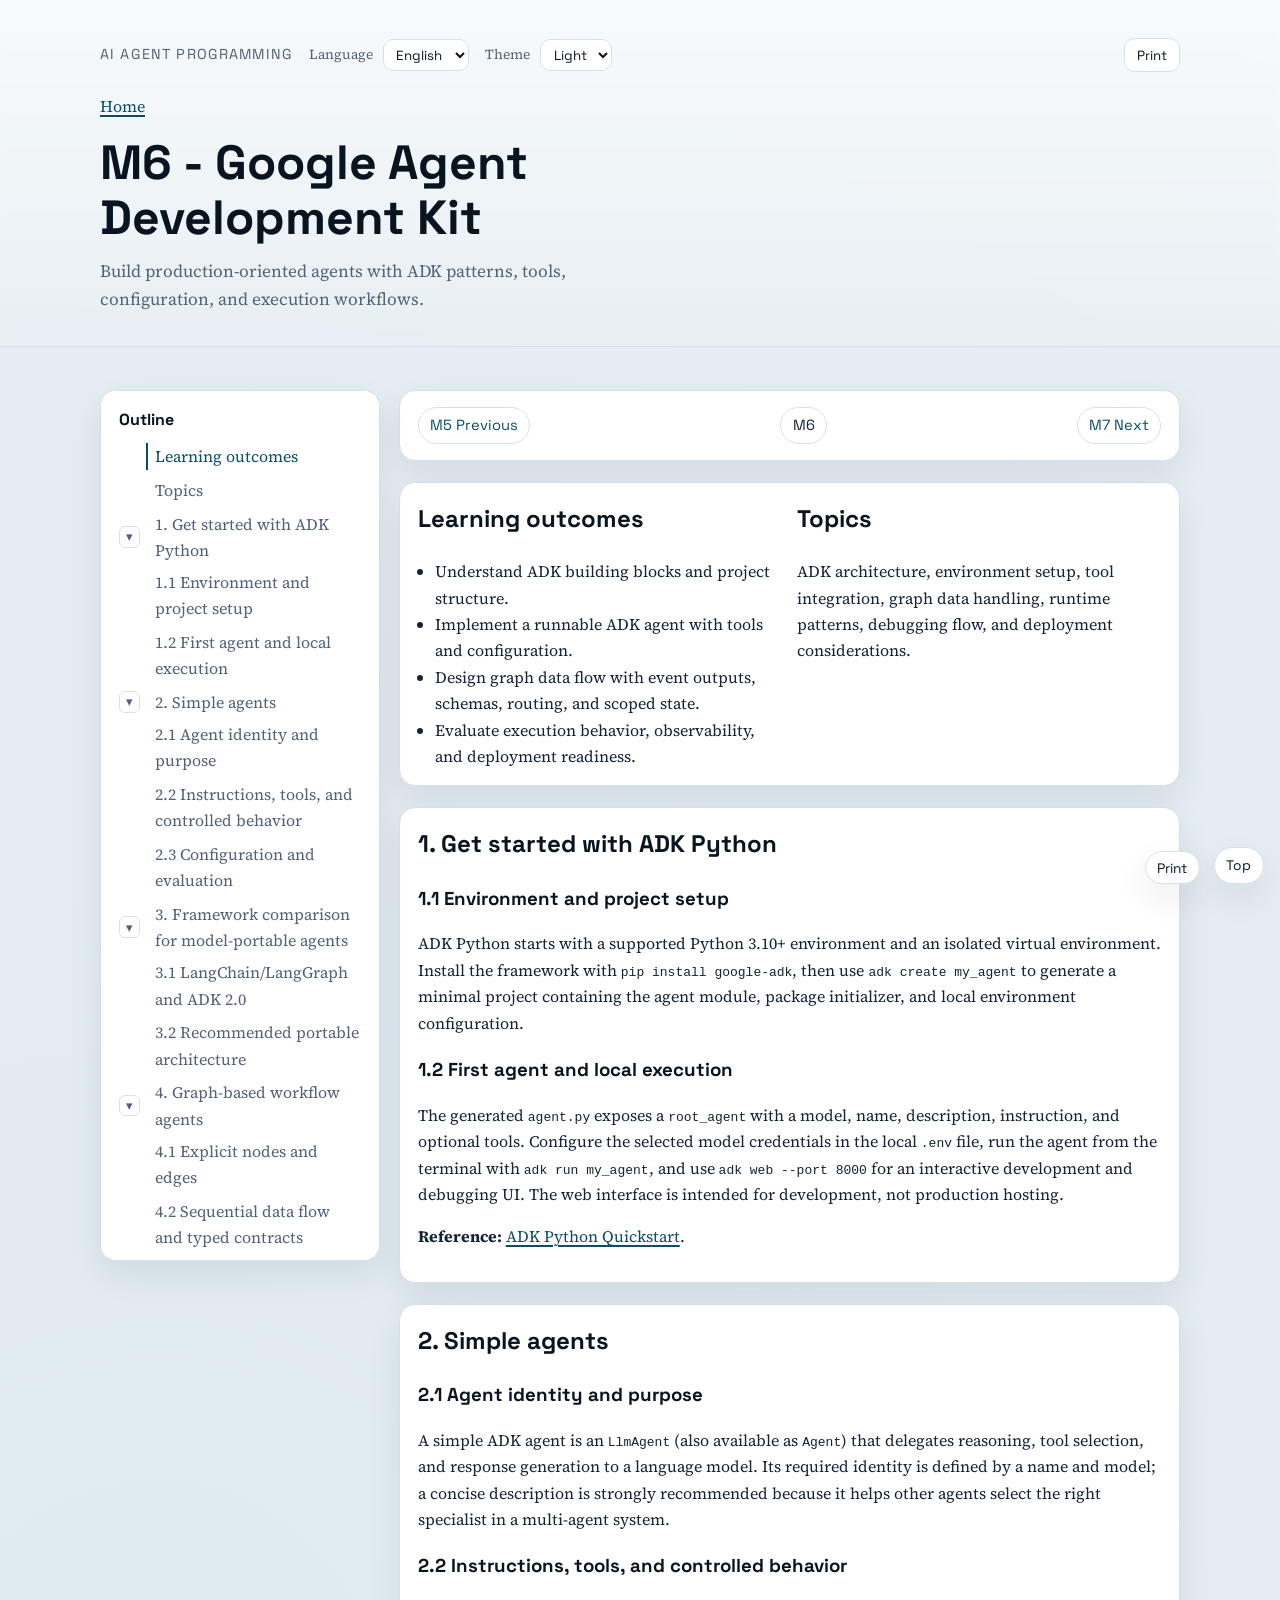
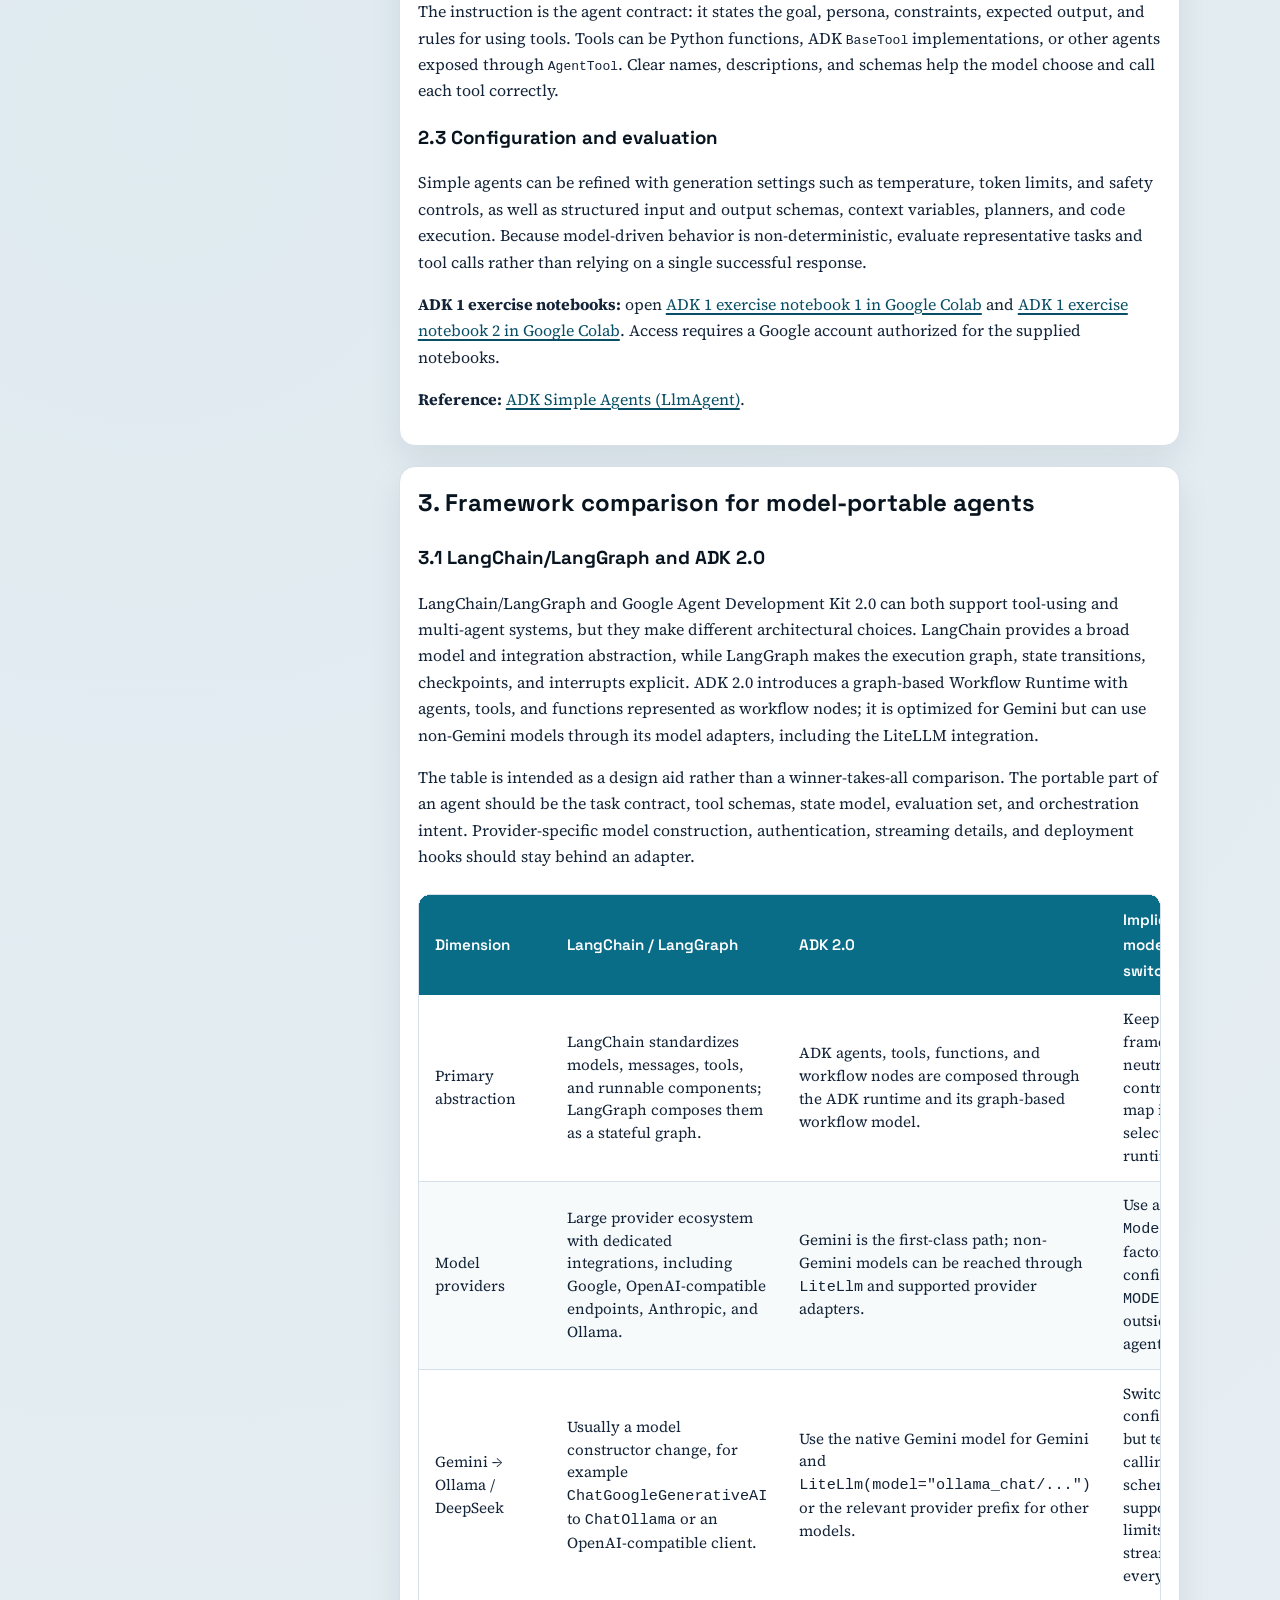
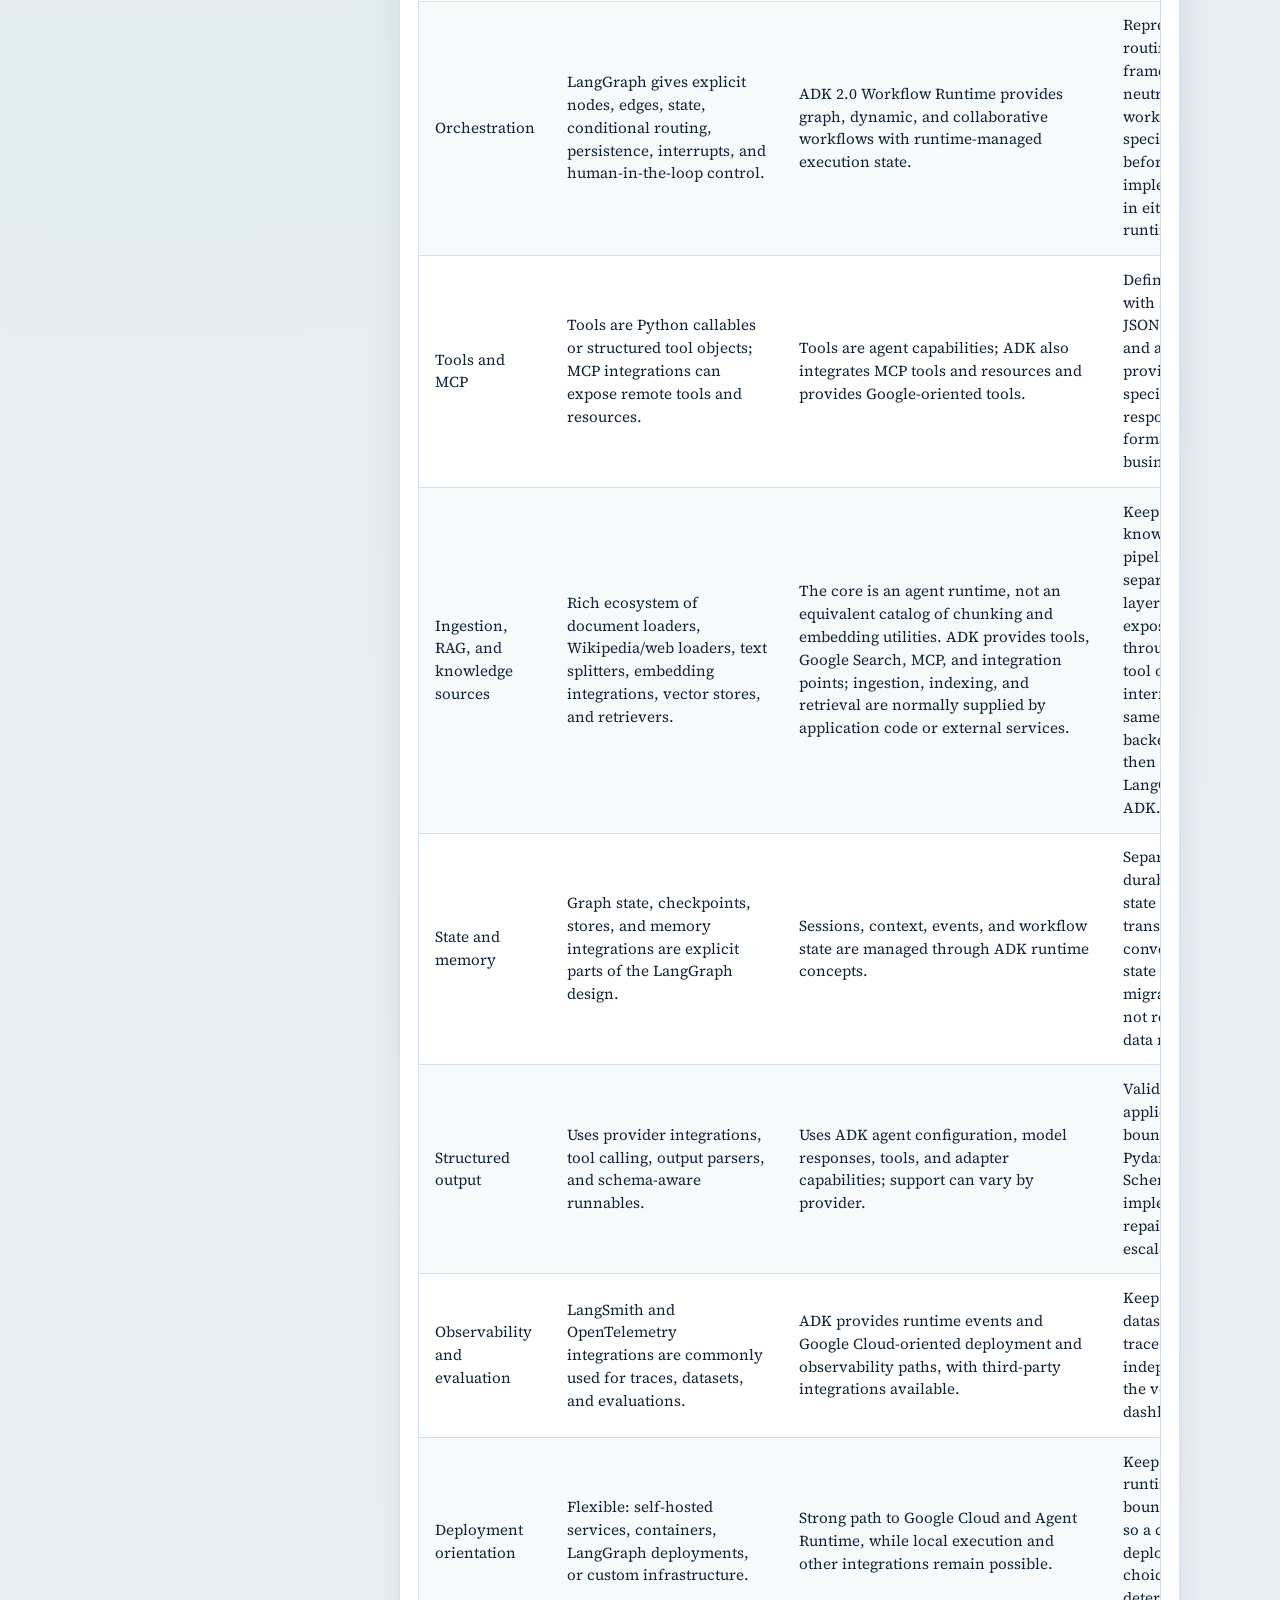
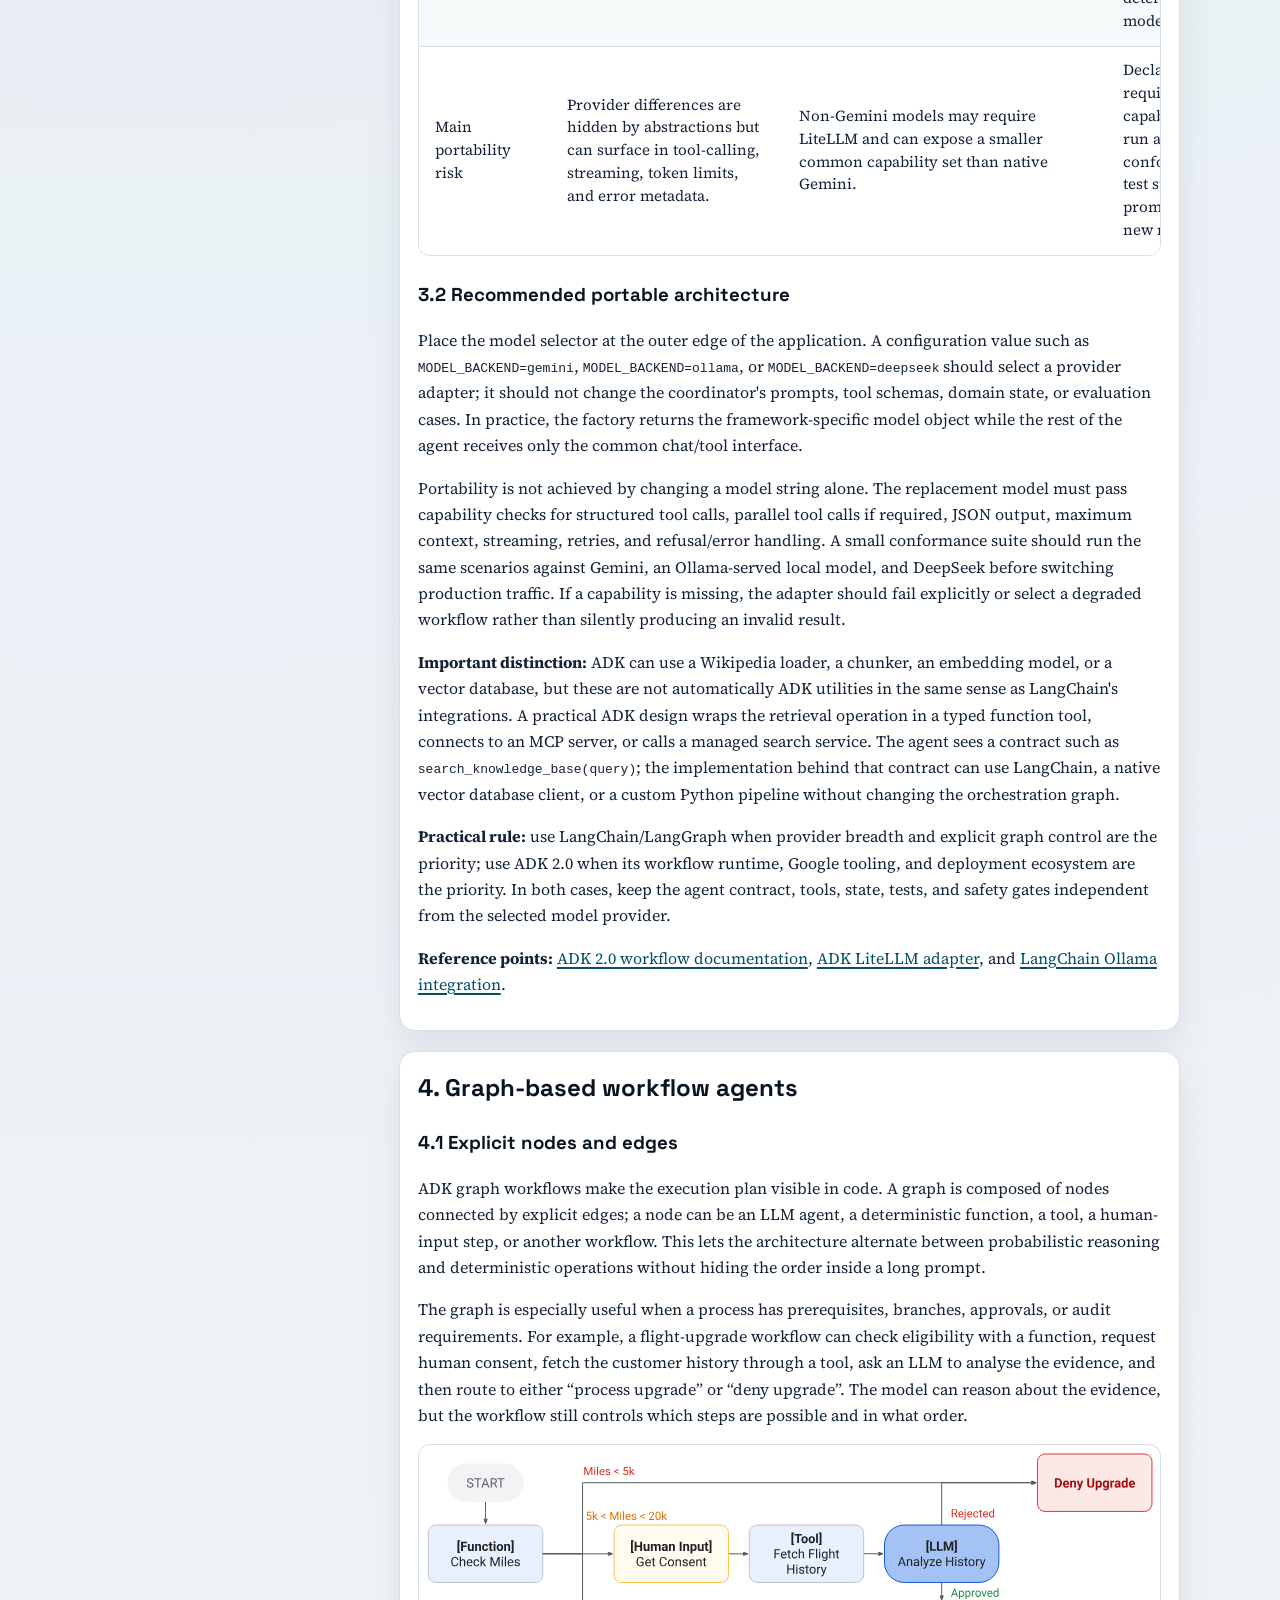
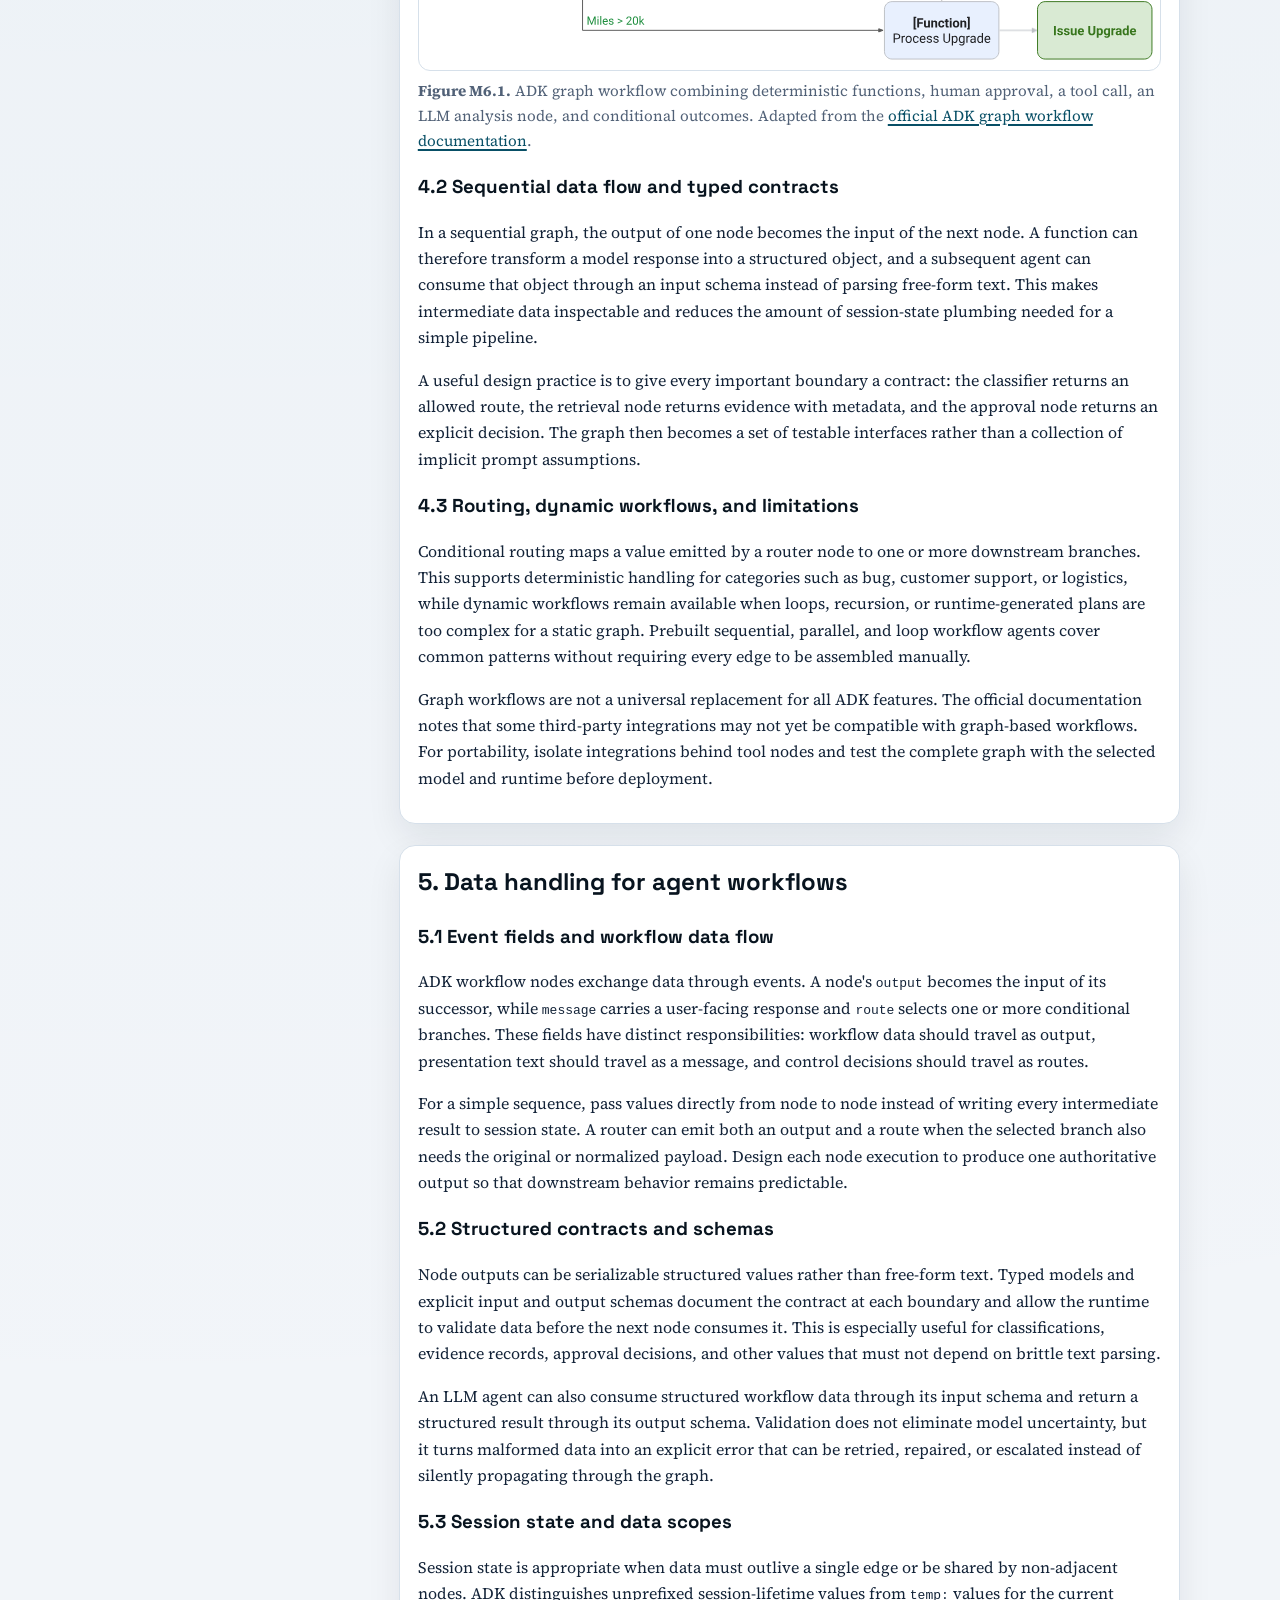
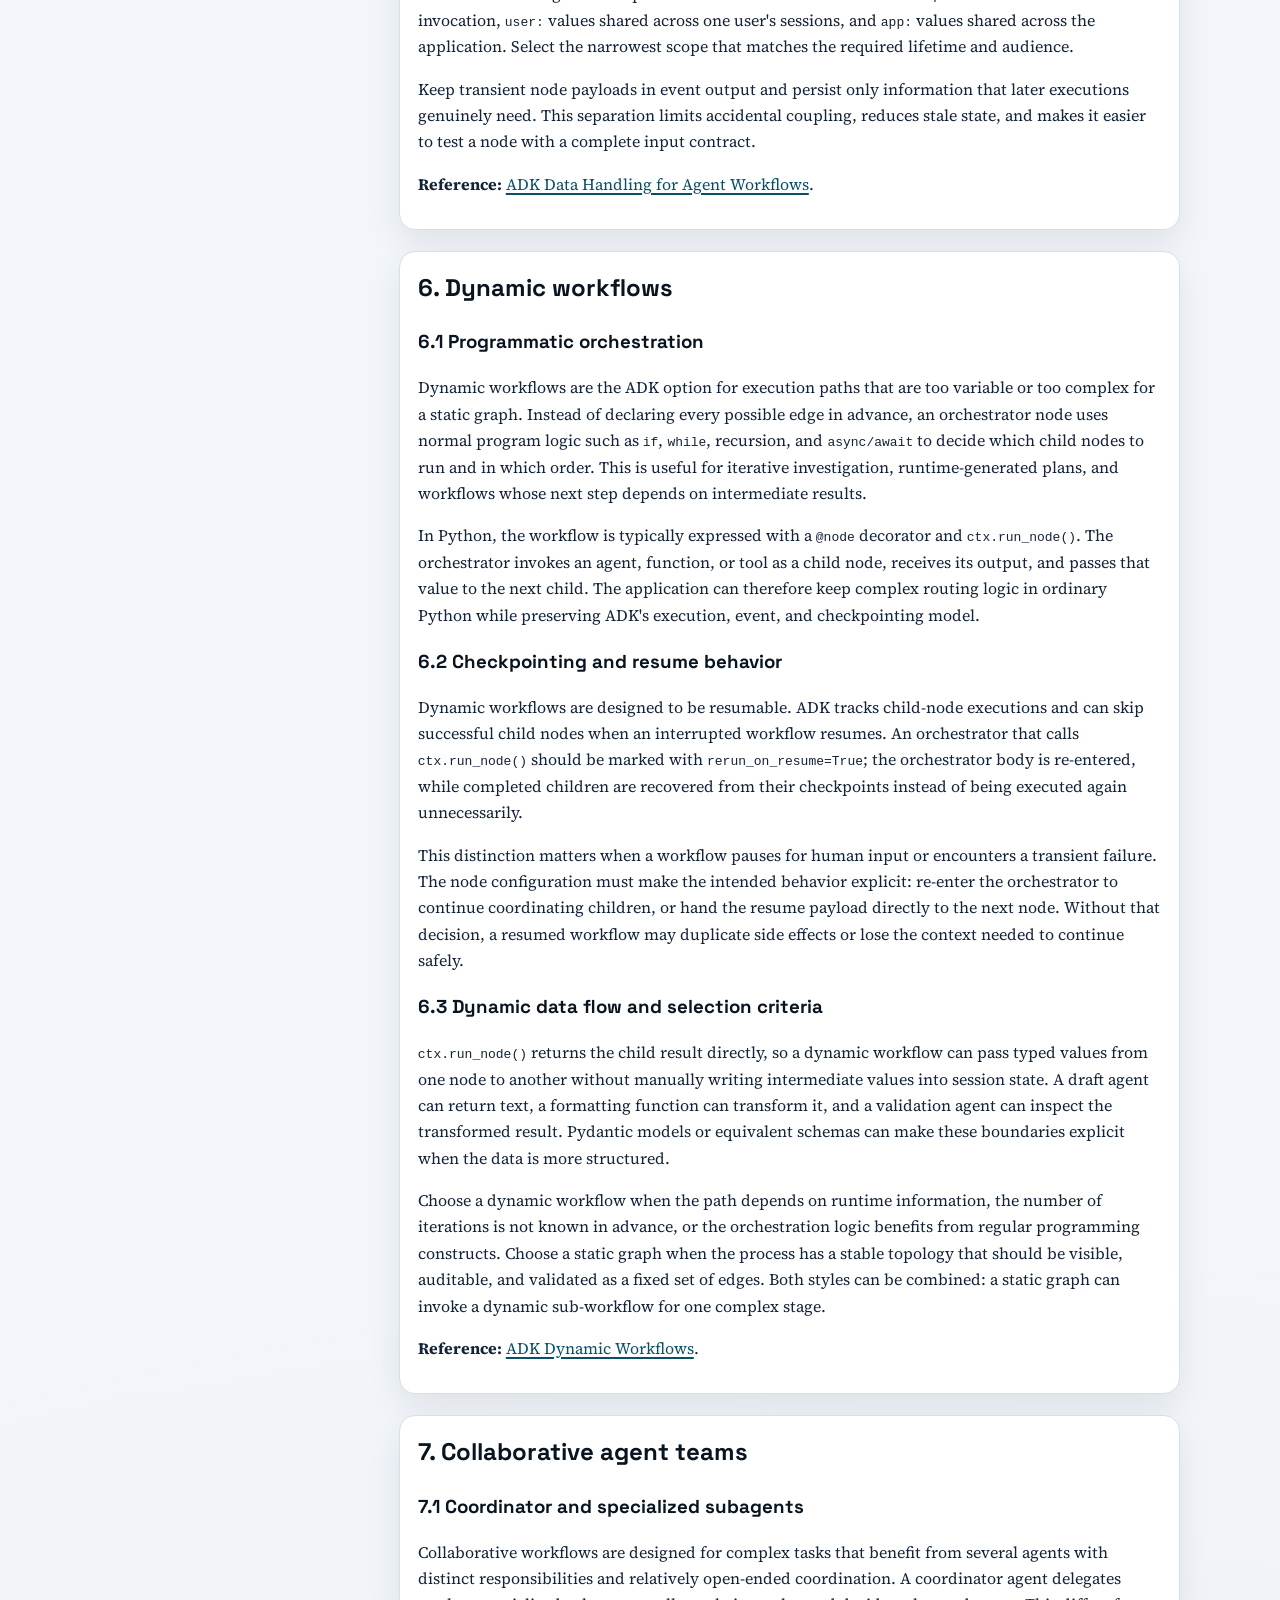
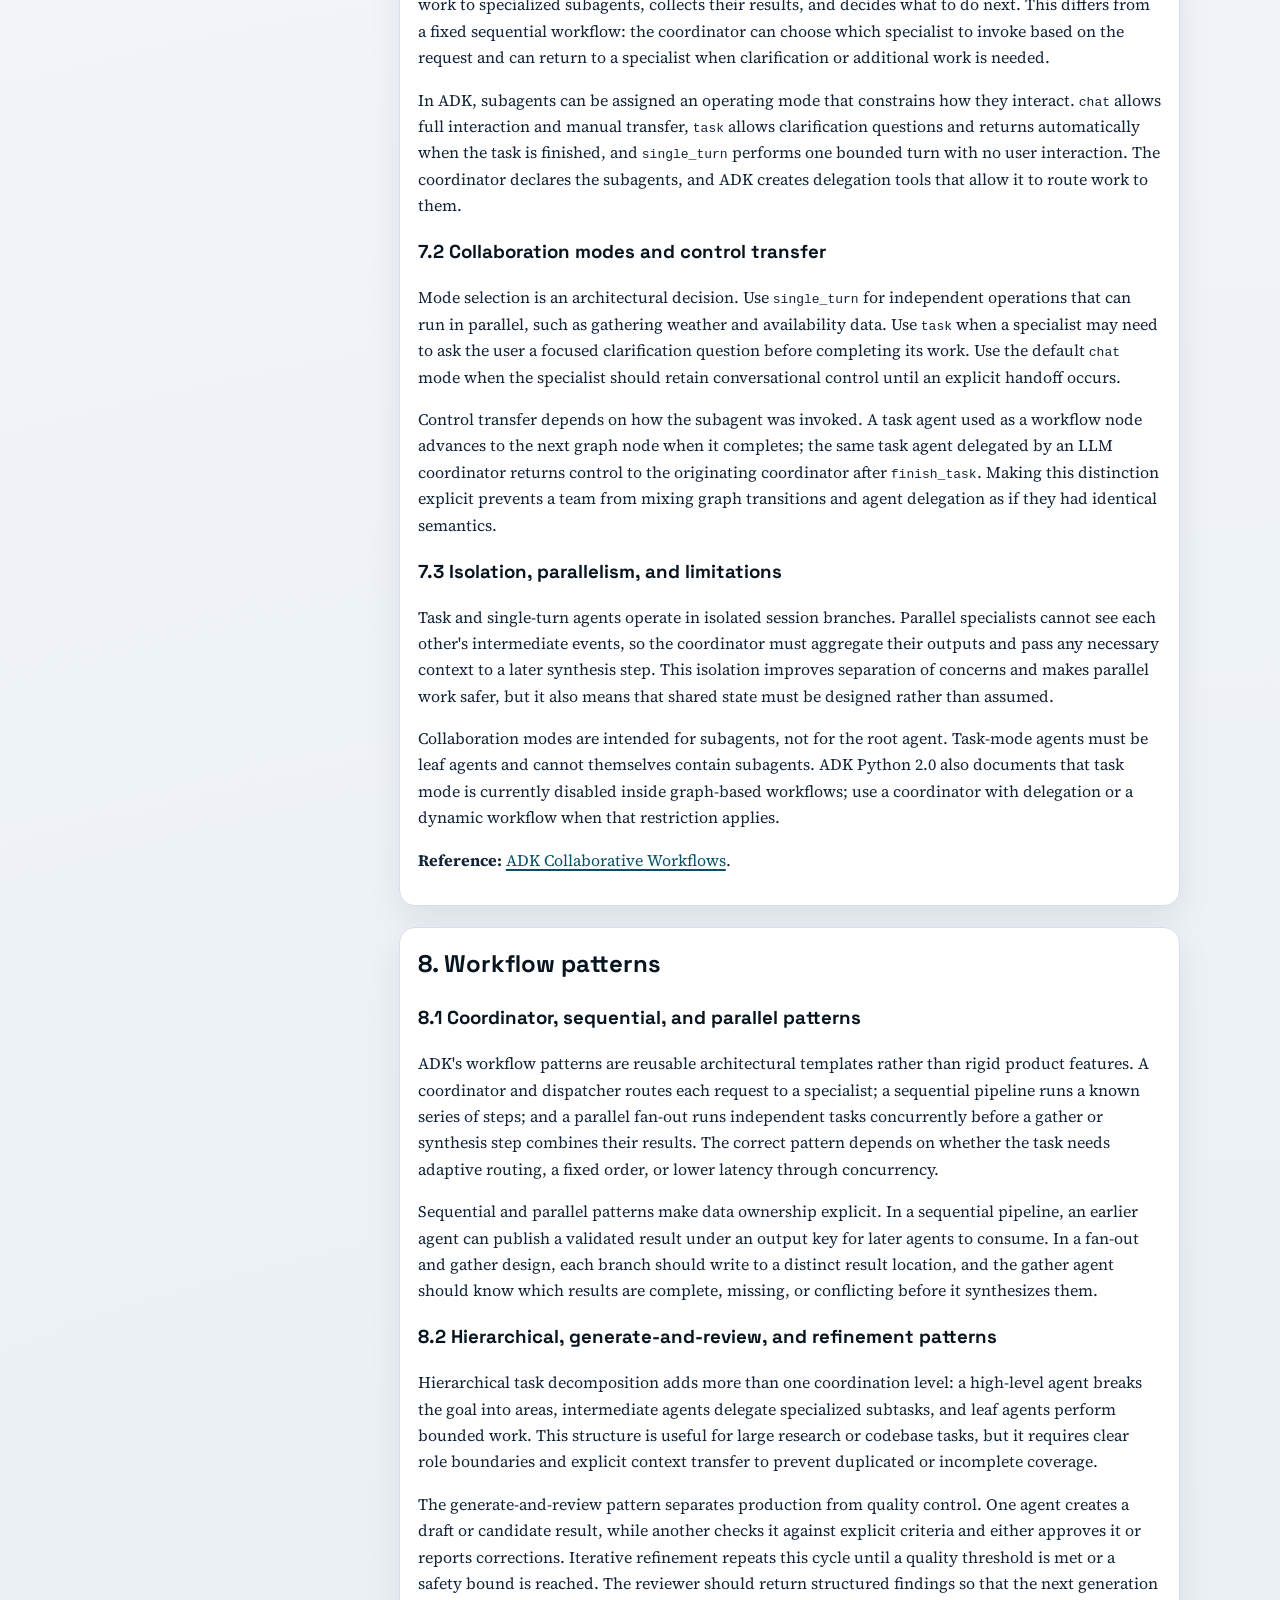
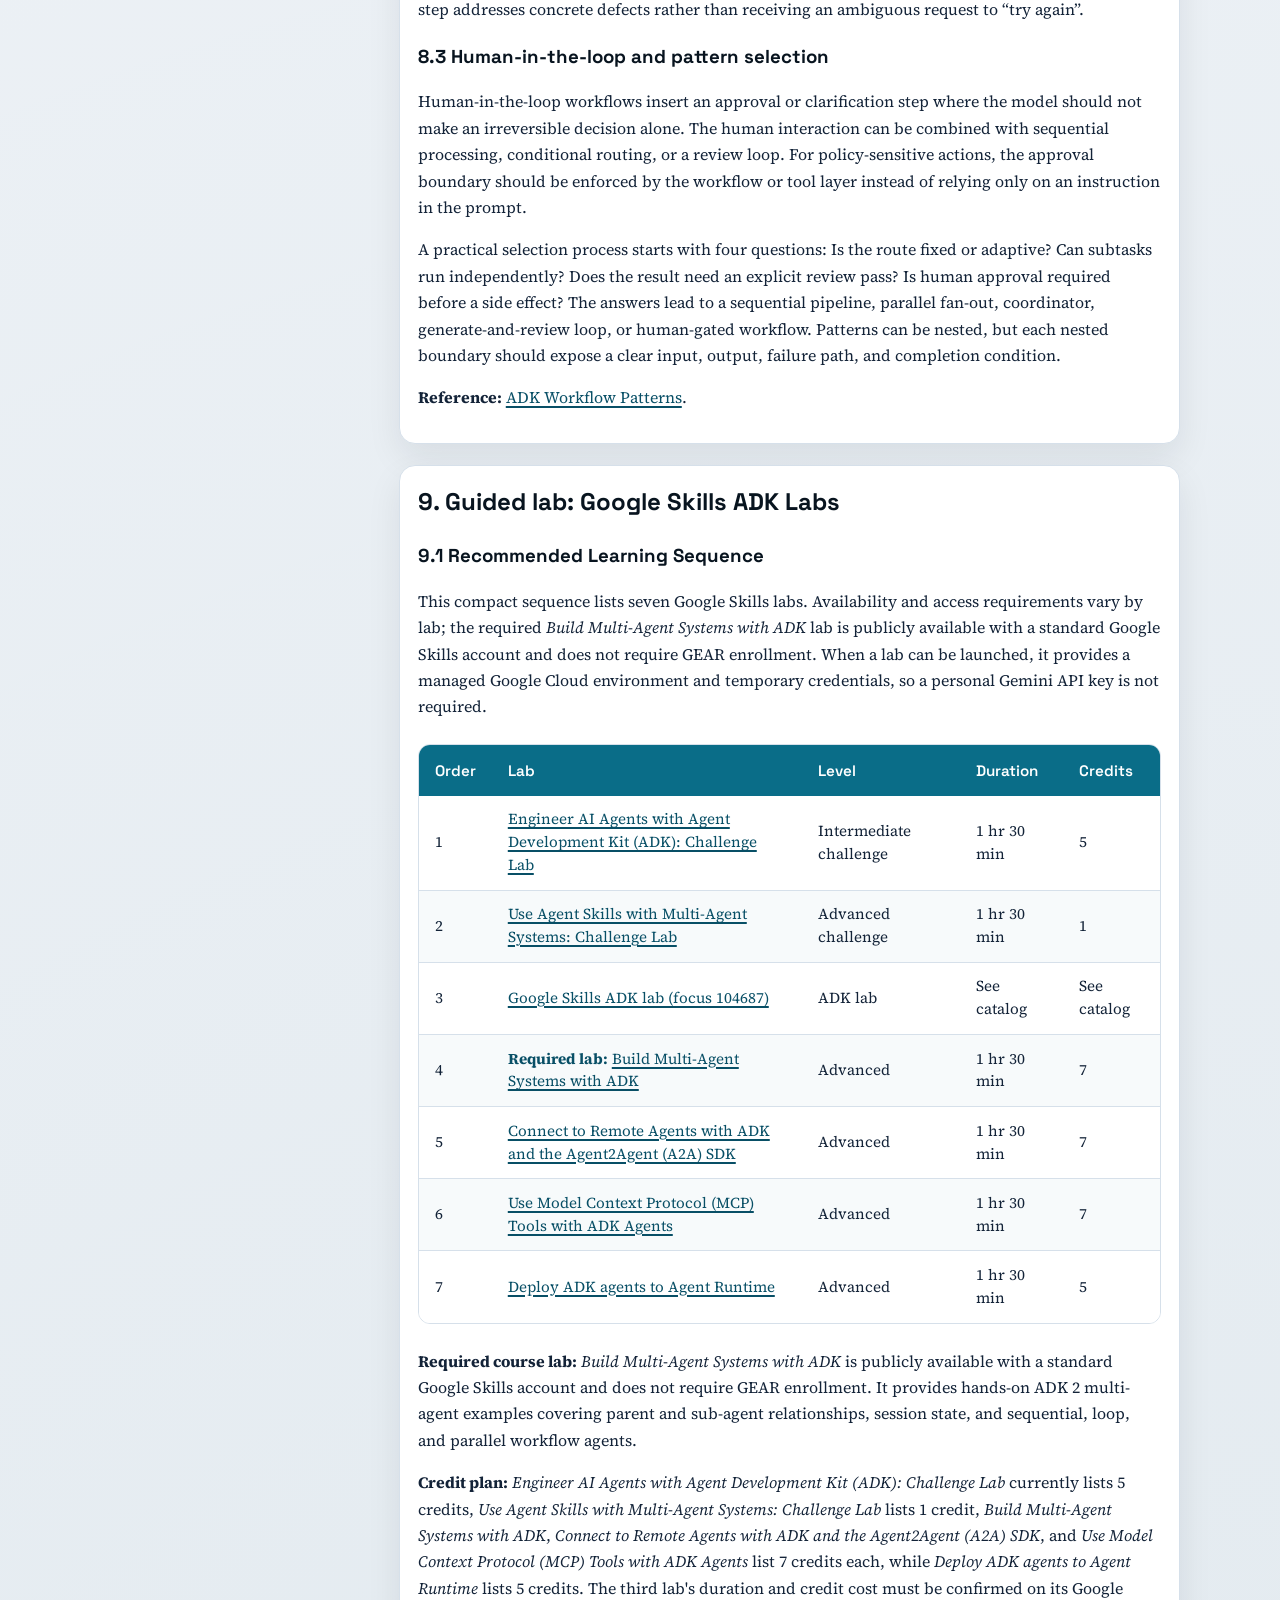
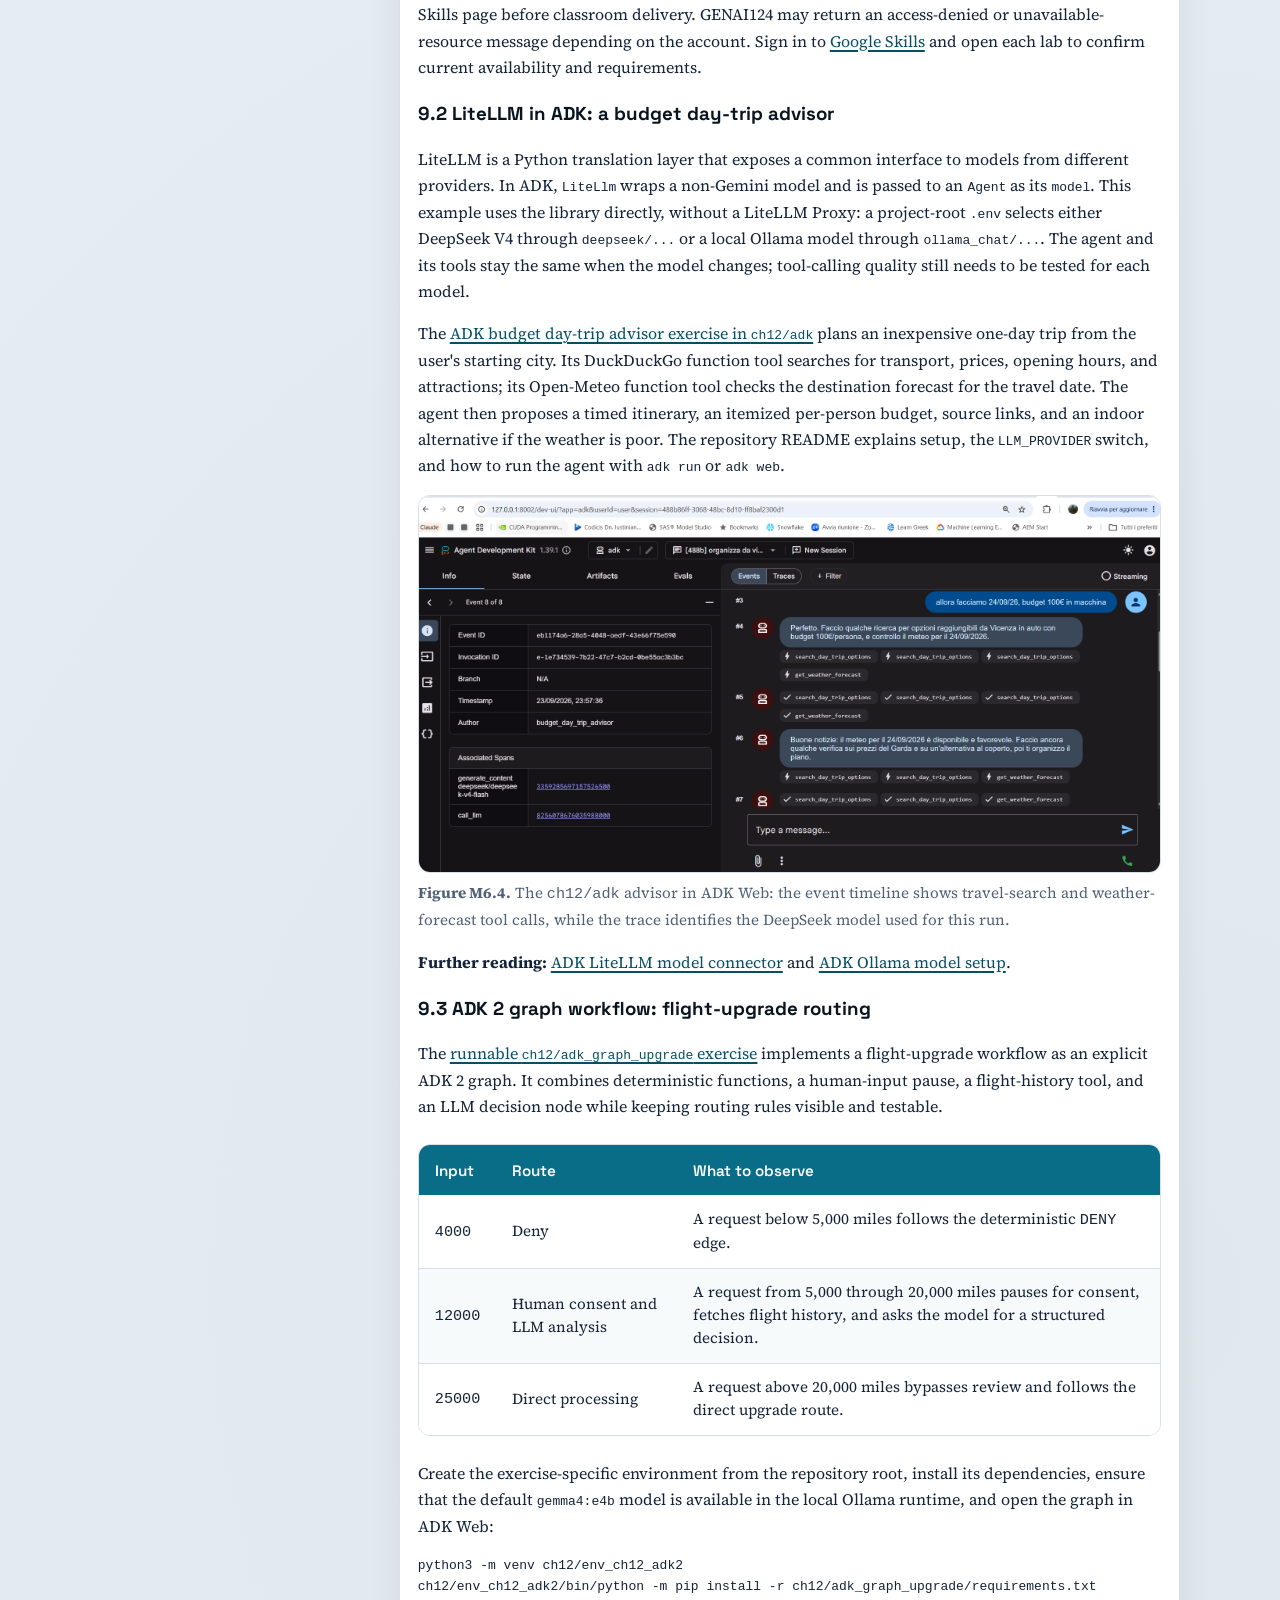
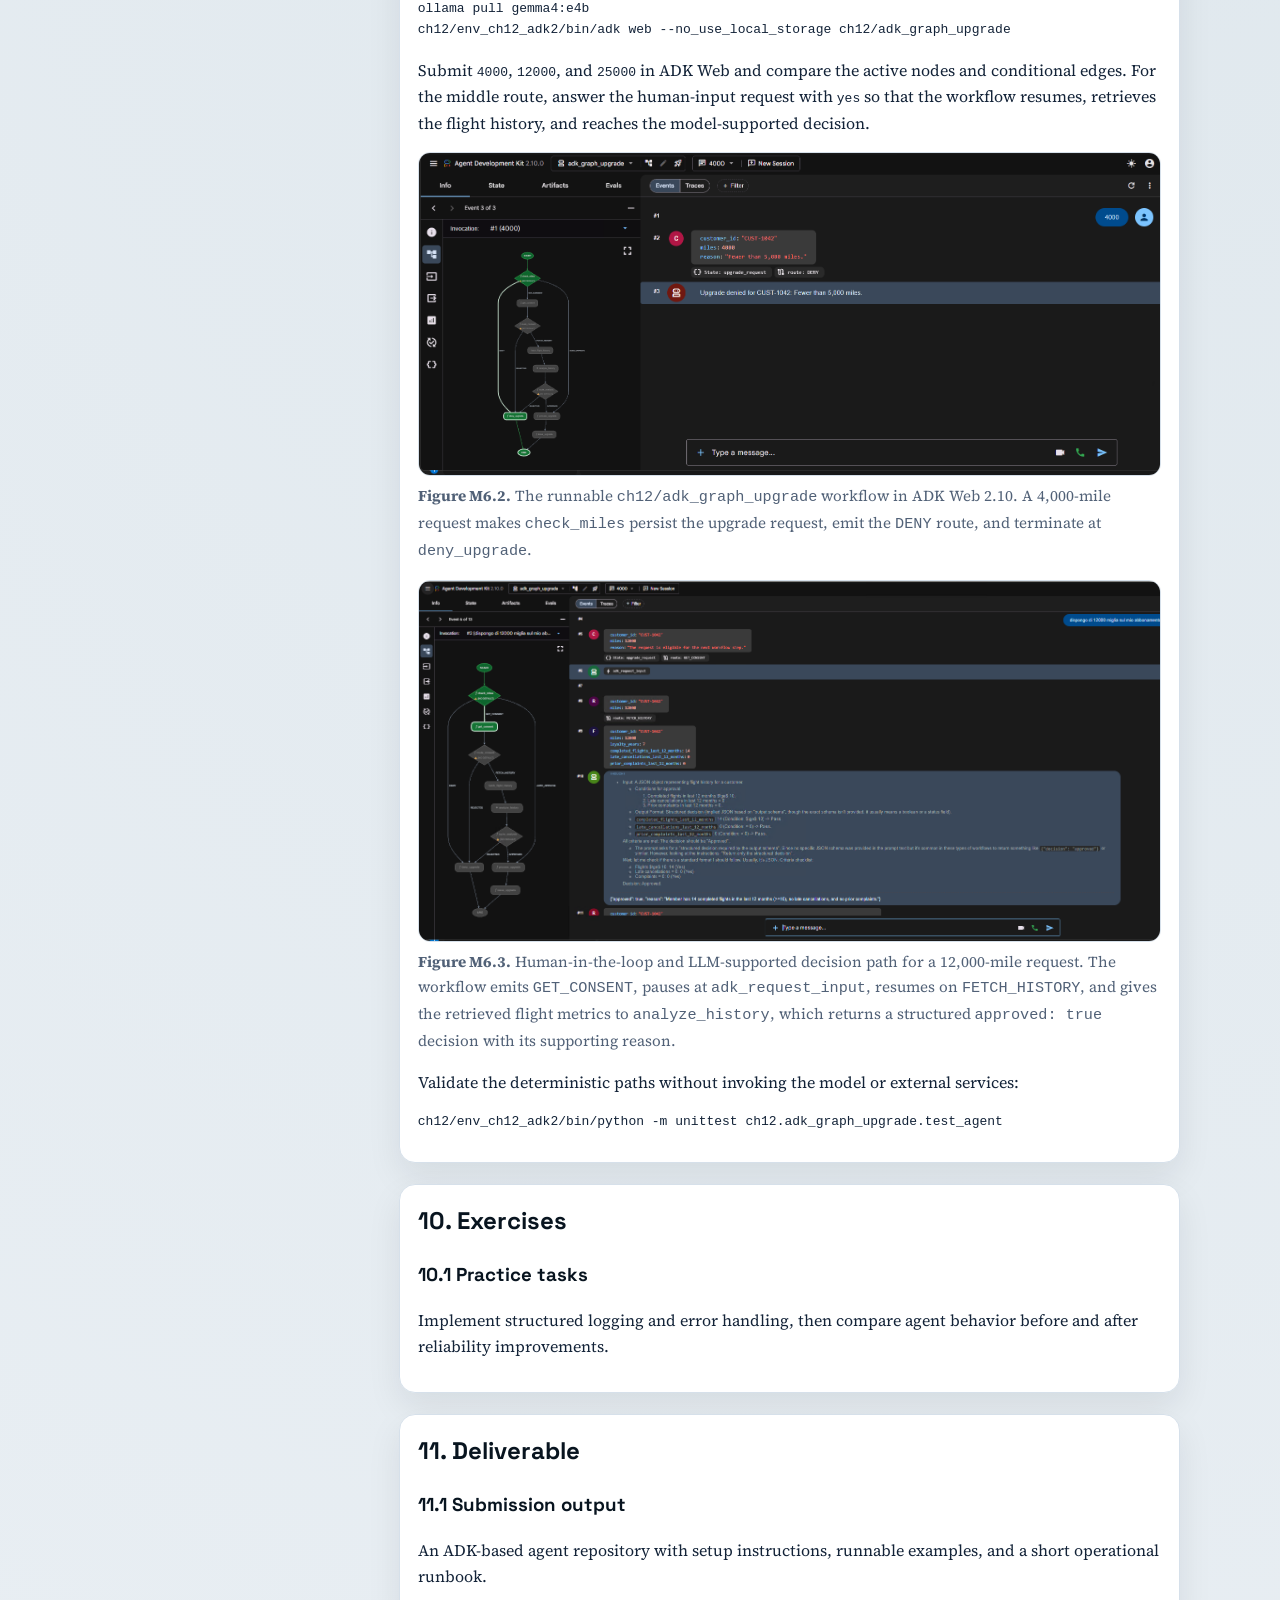
<file: site/chapters/chapter-06.html>
<!DOCTYPE html>
<html lang="en">
<head>
  <meta charset="utf-8">
  <meta name="viewport" content="width=device-width, initial-scale=1">
  <title>M6 - Google Agent Development Kit</title>
  <link rel="preconnect" href="https://fonts.googleapis.com">
  <link rel="preconnect" href="https://fonts.gstatic.com" crossorigin>
  <link href="https://fonts.googleapis.com/css2?family=Space+Grotesk:wght@400;500;700&family=Source+Serif+4:opsz,wght@8..60,400;8..60,600&display=swap" rel="stylesheet">
  <link rel="stylesheet" href="../assets/css/site.css">
  <script defer src="../assets/js/site.js"></script>
</head>
<body id="top" data-page-lang="en">
  <div id="google_translate_element" class="translate-host" aria-hidden="true"></div>

  <header class="site-header">
    <div class="shell">
      <section class="hero">
        <p><a href="../index.html">Home</a></p>
        <h1>M6 - Google Agent Development Kit</h1>
        <p class="hero-copy">Build production-oriented agents with ADK patterns, tools, configuration, and execution workflows.</p>
      </section>
    </div>
  </header>

  <main class="shell module-layout">
    <aside class="panel outline-panel" aria-label="Module outline">
      <h2 class="outline-title">Outline</h2>
      <nav id="outline-nav"></nav>
    </aside>

    <article class="module-main">
      <section class="panel">
        <nav class="module-nav" aria-label="Module navigation">
          <a href="chapter-05.html">M5 Previous</a>
          <span>M6</span>
          <a href="chapter-07.html">M7 Next</a>
        </nav>
      </section>

      <section class="panel info-grid">
        <div>
          <h2>Learning outcomes</h2>
          <ul>
            <li>Understand ADK building blocks and project structure.</li>
            <li>Implement a runnable ADK agent with tools and configuration.</li>
            <li>Design graph data flow with event outputs, schemas, routing, and scoped state.</li>
            <li>Evaluate execution behavior, observability, and deployment readiness.</li>
          </ul>
        </div>
        <div>
          <h2>Topics</h2>
          <p>ADK architecture, environment setup, tool integration, graph data handling, runtime patterns, debugging flow, and deployment considerations.</p>
        </div>
      </section>

      <section class="panel">
        <h2>1. Get started with ADK Python</h2>
        <h3>1.1 Environment and project setup</h3>
        <p>ADK Python starts with a supported Python 3.10+ environment and an isolated virtual environment. Install the framework with <code>pip install google-adk</code>, then use <code>adk create my_agent</code> to generate a minimal project containing the agent module, package initializer, and local environment configuration.</p>
        <h3>1.2 First agent and local execution</h3>
        <p>The generated <code>agent.py</code> exposes a <code>root_agent</code> with a model, name, description, instruction, and optional tools. Configure the selected model credentials in the local <code>.env</code> file, run the agent from the terminal with <code>adk run my_agent</code>, and use <code>adk web --port 8000</code> for an interactive development and debugging UI. The web interface is intended for development, not production hosting.</p>
        <p class="source-note"><strong>Reference:</strong> <a href="https://adk.dev/get-started/python/" target="_blank" rel="noopener noreferrer">ADK Python Quickstart</a>.</p>
      </section>

      <section class="panel">
        <h2>2. Simple agents</h2>
        <h3>2.1 Agent identity and purpose</h3>
        <p>A simple ADK agent is an <code>LlmAgent</code> (also available as <code>Agent</code>) that delegates reasoning, tool selection, and response generation to a language model. Its required identity is defined by a name and model; a concise description is strongly recommended because it helps other agents select the right specialist in a multi-agent system.</p>
        <h3>2.2 Instructions, tools, and controlled behavior</h3>
        <p>The instruction is the agent contract: it states the goal, persona, constraints, expected output, and rules for using tools. Tools can be Python functions, ADK <code>BaseTool</code> implementations, or other agents exposed through <code>AgentTool</code>. Clear names, descriptions, and schemas help the model choose and call each tool correctly.</p>
        <h3>2.3 Configuration and evaluation</h3>
        <p>Simple agents can be refined with generation settings such as temperature, token limits, and safety controls, as well as structured input and output schemas, context variables, planners, and code execution. Because model-driven behavior is non-deterministic, evaluate representative tasks and tool calls rather than relying on a single successful response.</p>
        <p><strong>ADK 1 exercise notebooks:</strong> open <a href="https://colab.research.google.com/drive/16YGY_eTLag6DbebAMj2QmXFwY0AU6Yg0" target="_blank" rel="noopener noreferrer">ADK 1 exercise notebook 1 in Google Colab</a> and <a href="https://colab.research.google.com/drive/1bIp_432a-FxabwdXG9T02sfcVmFjNO8o" target="_blank" rel="noopener noreferrer">ADK 1 exercise notebook 2 in Google Colab</a>. Access requires a Google account authorized for the supplied notebooks.</p>
        <p class="source-note"><strong>Reference:</strong> <a href="https://adk.dev/agents/llm-agents/" target="_blank" rel="noopener noreferrer">ADK Simple Agents (LlmAgent)</a>.</p>
      </section>

      <section class="panel">
        <h2>3. Framework comparison for model-portable agents</h2>
        <h3>3.1 LangChain/LangGraph and ADK 2.0</h3>
        <p>LangChain/LangGraph and Google Agent Development Kit 2.0 can both support tool-using and multi-agent systems, but they make different architectural choices. LangChain provides a broad model and integration abstraction, while LangGraph makes the execution graph, state transitions, checkpoints, and interrupts explicit. ADK 2.0 introduces a graph-based Workflow Runtime with agents, tools, and functions represented as workflow nodes; it is optimized for Gemini but can use non-Gemini models through its model adapters, including the LiteLLM integration.</p>
        <p>The table is intended as a design aid rather than a winner-takes-all comparison. The portable part of an agent should be the task contract, tool schemas, state model, evaluation set, and orchestration intent. Provider-specific model construction, authentication, streaming details, and deployment hooks should stay behind an adapter.</p>

        <div class="table-container">
          <table class="modern-table">
            <thead>
              <tr>
                <th>Dimension</th>
                <th>LangChain / LangGraph</th>
                <th>ADK 2.0</th>
                <th>Implication for model switching</th>
              </tr>
            </thead>
            <tbody>
              <tr>
                <td>Primary abstraction</td>
                <td>LangChain standardizes models, messages, tools, and runnable components; LangGraph composes them as a stateful graph.</td>
                <td>ADK agents, tools, functions, and workflow nodes are composed through the ADK runtime and its graph-based workflow model.</td>
                <td>Keep a framework-neutral agent contract and map it to the selected runtime.</td>
              </tr>
              <tr>
                <td>Model providers</td>
                <td>Large provider ecosystem with dedicated integrations, including Google, OpenAI-compatible endpoints, Anthropic, and Ollama.</td>
                <td>Gemini is the first-class path; non-Gemini models can be reached through <code>LiteLlm</code> and supported provider adapters.</td>
                <td>Use a <code>ModelProvider</code> factory and configure <code>MODEL_BACKEND</code> outside the agent logic.</td>
              </tr>
              <tr>
                <td>Gemini → Ollama / DeepSeek</td>
                <td>Usually a model constructor change, for example <code>ChatGoogleGenerativeAI</code> to <code>ChatOllama</code> or an OpenAI-compatible client.</td>
                <td>Use the native Gemini model for Gemini and <code>LiteLlm(model="ollama_chat/...")</code> or the relevant provider prefix for other models.</td>
                <td>Switch through configuration, but test tool calling, JSON schema support, context limits, and streaming for every target.</td>
              </tr>
              <tr>
                <td>Orchestration</td>
                <td>LangGraph gives explicit nodes, edges, state, conditional routing, persistence, interrupts, and human-in-the-loop control.</td>
                <td>ADK 2.0 Workflow Runtime provides graph, dynamic, and collaborative workflows with runtime-managed execution state.</td>
                <td>Represent routing as a framework-neutral workflow specification before implementing it in either graph runtime.</td>
              </tr>
              <tr>
                <td>Tools and MCP</td>
                <td>Tools are Python callables or structured tool objects; MCP integrations can expose remote tools and resources.</td>
                <td>Tools are agent capabilities; ADK also integrates MCP tools and resources and provides Google-oriented tools.</td>
                <td>Define tools with stable JSON schemas and avoid provider-specific response formats in business logic.</td>
              </tr>
              <tr>
                <td>Ingestion, RAG, and knowledge sources</td>
                <td>Rich ecosystem of document loaders, Wikipedia/web loaders, text splitters, embedding integrations, vector stores, and retrievers.</td>
                <td>The core is an agent runtime, not an equivalent catalog of chunking and embedding utilities. ADK provides tools, Google Search, MCP, and integration points; ingestion, indexing, and retrieval are normally supplied by application code or external services.</td>
                <td>Keep the knowledge pipeline as a separate data layer and expose retrieval through a stable tool or MCP interface. The same RAG backend can then serve LangGraph or ADK.</td>
              </tr>
              <tr>
                <td>State and memory</td>
                <td>Graph state, checkpoints, stores, and memory integrations are explicit parts of the LangGraph design.</td>
                <td>Sessions, context, events, and workflow state are managed through ADK runtime concepts.</td>
                <td>Separate durable domain state from transient conversation state so migration does not require a data rewrite.</td>
              </tr>
              <tr>
                <td>Structured output</td>
                <td>Uses provider integrations, tool calling, output parsers, and schema-aware runnables.</td>
                <td>Uses ADK agent configuration, model responses, tools, and adapter capabilities; support can vary by provider.</td>
                <td>Validate at the application boundary with Pydantic/JSON Schema and implement a repair or escalation path.</td>
              </tr>
              <tr>
                <td>Observability and evaluation</td>
                <td>LangSmith and OpenTelemetry integrations are commonly used for traces, datasets, and evaluations.</td>
                <td>ADK provides runtime events and Google Cloud-oriented deployment and observability paths, with third-party integrations available.</td>
                <td>Keep evaluation datasets and trace assertions independent of the vendor dashboard.</td>
              </tr>
              <tr>
                <td>Deployment orientation</td>
                <td>Flexible: self-hosted services, containers, LangGraph deployments, or custom infrastructure.</td>
                <td>Strong path to Google Cloud and Agent Runtime, while local execution and other integrations remain possible.</td>
                <td>Keep the runtime boundary thin so a cloud deployment choice does not determine the model choice.</td>
              </tr>
              <tr>
                <td>Main portability risk</td>
                <td>Provider differences are hidden by abstractions but can surface in tool-calling, streaming, token limits, and error metadata.</td>
                <td>Non-Gemini models may require LiteLLM and can expose a smaller common capability set than native Gemini.</td>
                <td>Declare required capabilities and run a conformance test suite before promoting a new model.</td>
              </tr>
            </tbody>
          </table>
        </div>

        <h3>3.2 Recommended portable architecture</h3>
        <p>Place the model selector at the outer edge of the application. A configuration value such as <code>MODEL_BACKEND=gemini</code>, <code>MODEL_BACKEND=ollama</code>, or <code>MODEL_BACKEND=deepseek</code> should select a provider adapter; it should not change the coordinator's prompts, tool schemas, domain state, or evaluation cases. In practice, the factory returns the framework-specific model object while the rest of the agent receives only the common chat/tool interface.</p>
        <p>Portability is not achieved by changing a model string alone. The replacement model must pass capability checks for structured tool calls, parallel tool calls if required, JSON output, maximum context, streaming, retries, and refusal/error handling. A small conformance suite should run the same scenarios against Gemini, an Ollama-served local model, and DeepSeek before switching production traffic. If a capability is missing, the adapter should fail explicitly or select a degraded workflow rather than silently producing an invalid result.</p>
        <p><strong>Important distinction:</strong> ADK can use a Wikipedia loader, a chunker, an embedding model, or a vector database, but these are not automatically ADK utilities in the same sense as LangChain's integrations. A practical ADK design wraps the retrieval operation in a typed function tool, connects to an MCP server, or calls a managed search service. The agent sees a contract such as <code>search_knowledge_base(query)</code>; the implementation behind that contract can use LangChain, a native vector database client, or a custom Python pipeline without changing the orchestration graph.</p>
        <p><strong>Practical rule:</strong> use LangChain/LangGraph when provider breadth and explicit graph control are the priority; use ADK 2.0 when its workflow runtime, Google tooling, and deployment ecosystem are the priority. In both cases, keep the agent contract, tools, state, tests, and safety gates independent from the selected model provider.</p>
        <p class="source-note"><strong>Reference points:</strong> <a href="https://github.com/google/adk-docs/blob/main/docs/2.0/index.md" target="_blank" rel="noopener noreferrer">ADK 2.0 workflow documentation</a>, <a href="https://github.com/google/adk-python/blob/main/src/google/adk/models/lite_llm.py" target="_blank" rel="noopener noreferrer">ADK LiteLLM adapter</a>, and <a href="https://docs.langchain.com/oss/python/integrations/providers/ollama/" target="_blank" rel="noopener noreferrer">LangChain Ollama integration</a>.</p>

      </section>

      <section class="panel">
        <h2>4. Graph-based workflow agents</h2>
        <h3>4.1 Explicit nodes and edges</h3>
        <p>ADK graph workflows make the execution plan visible in code. A graph is composed of nodes connected by explicit edges; a node can be an LLM agent, a deterministic function, a tool, a human-input step, or another workflow. This lets the architecture alternate between probabilistic reasoning and deterministic operations without hiding the order inside a long prompt.</p>
        <p>The graph is especially useful when a process has prerequisites, branches, approvals, or audit requirements. For example, a flight-upgrade workflow can check eligibility with a function, request human consent, fetch the customer history through a tool, ask an LLM to analyse the evidence, and then route to either “process upgrade” or “deny upgrade”. The model can reason about the evidence, but the workflow still controls which steps are possible and in what order.</p>

        <figure class="module-figure" data-zoomable>
          <img src="../assets/images/m6-adk-graph-workflow.svg" alt="ADK graph workflow for a flight upgrade, with function, human input, tool, LLM, and conditional outcome nodes.">
          <figcaption><strong>Figure M6.1.</strong> ADK graph workflow combining deterministic functions, human approval, a tool call, an LLM analysis node, and conditional outcomes. Adapted from the <a href="https://adk.dev/graphs/" target="_blank" rel="noopener noreferrer">official ADK graph workflow documentation</a>.</figcaption>
        </figure>

        <h3>4.2 Sequential data flow and typed contracts</h3>
        <p>In a sequential graph, the output of one node becomes the input of the next node. A function can therefore transform a model response into a structured object, and a subsequent agent can consume that object through an input schema instead of parsing free-form text. This makes intermediate data inspectable and reduces the amount of session-state plumbing needed for a simple pipeline.</p>
        <p>A useful design practice is to give every important boundary a contract: the classifier returns an allowed route, the retrieval node returns evidence with metadata, and the approval node returns an explicit decision. The graph then becomes a set of testable interfaces rather than a collection of implicit prompt assumptions.</p>

        <h3>4.3 Routing, dynamic workflows, and limitations</h3>
        <p>Conditional routing maps a value emitted by a router node to one or more downstream branches. This supports deterministic handling for categories such as bug, customer support, or logistics, while dynamic workflows remain available when loops, recursion, or runtime-generated plans are too complex for a static graph. Prebuilt sequential, parallel, and loop workflow agents cover common patterns without requiring every edge to be assembled manually.</p>
        <p>Graph workflows are not a universal replacement for all ADK features. The official documentation notes that some third-party integrations may not yet be compatible with graph-based workflows. For portability, isolate integrations behind tool nodes and test the complete graph with the selected model and runtime before deployment.</p>

      </section>

      <section class="panel">
        <h2>5. Data handling for agent workflows</h2>
        <h3>5.1 Event fields and workflow data flow</h3>
        <p>ADK workflow nodes exchange data through events. A node's <code>output</code> becomes the input of its successor, while <code>message</code> carries a user-facing response and <code>route</code> selects one or more conditional branches. These fields have distinct responsibilities: workflow data should travel as output, presentation text should travel as a message, and control decisions should travel as routes.</p>
        <p>For a simple sequence, pass values directly from node to node instead of writing every intermediate result to session state. A router can emit both an output and a route when the selected branch also needs the original or normalized payload. Design each node execution to produce one authoritative output so that downstream behavior remains predictable.</p>

        <h3>5.2 Structured contracts and schemas</h3>
        <p>Node outputs can be serializable structured values rather than free-form text. Typed models and explicit input and output schemas document the contract at each boundary and allow the runtime to validate data before the next node consumes it. This is especially useful for classifications, evidence records, approval decisions, and other values that must not depend on brittle text parsing.</p>
        <p>An LLM agent can also consume structured workflow data through its input schema and return a structured result through its output schema. Validation does not eliminate model uncertainty, but it turns malformed data into an explicit error that can be retried, repaired, or escalated instead of silently propagating through the graph.</p>

        <h3>5.3 Session state and data scopes</h3>
        <p>Session state is appropriate when data must outlive a single edge or be shared by non-adjacent nodes. ADK distinguishes unprefixed session-lifetime values from <code>temp:</code> values for the current invocation, <code>user:</code> values shared across one user's sessions, and <code>app:</code> values shared across the application. Select the narrowest scope that matches the required lifetime and audience.</p>
        <p>Keep transient node payloads in event output and persist only information that later executions genuinely need. This separation limits accidental coupling, reduces stale state, and makes it easier to test a node with a complete input contract.</p>
        <p class="source-note"><strong>Reference:</strong> <a href="https://adk.dev/graphs/data-handling/" target="_blank" rel="noopener noreferrer">ADK Data Handling for Agent Workflows</a>.</p>
      </section>

      <section class="panel">

        <h2>6. Dynamic workflows</h2>
        <h3>6.1 Programmatic orchestration</h3>
        <p>Dynamic workflows are the ADK option for execution paths that are too variable or too complex for a static graph. Instead of declaring every possible edge in advance, an orchestrator node uses normal program logic such as <code>if</code>, <code>while</code>, recursion, and <code>async/await</code> to decide which child nodes to run and in which order. This is useful for iterative investigation, runtime-generated plans, and workflows whose next step depends on intermediate results.</p>
        <p>In Python, the workflow is typically expressed with a <code>@node</code> decorator and <code>ctx.run_node()</code>. The orchestrator invokes an agent, function, or tool as a child node, receives its output, and passes that value to the next child. The application can therefore keep complex routing logic in ordinary Python while preserving ADK's execution, event, and checkpointing model.</p>

        <h3>6.2 Checkpointing and resume behavior</h3>
        <p>Dynamic workflows are designed to be resumable. ADK tracks child-node executions and can skip successful child nodes when an interrupted workflow resumes. An orchestrator that calls <code>ctx.run_node()</code> should be marked with <code>rerun_on_resume=True</code>; the orchestrator body is re-entered, while completed children are recovered from their checkpoints instead of being executed again unnecessarily.</p>
        <p>This distinction matters when a workflow pauses for human input or encounters a transient failure. The node configuration must make the intended behavior explicit: re-enter the orchestrator to continue coordinating children, or hand the resume payload directly to the next node. Without that decision, a resumed workflow may duplicate side effects or lose the context needed to continue safely.</p>

        <h3>6.3 Dynamic data flow and selection criteria</h3>
        <p><code>ctx.run_node()</code> returns the child result directly, so a dynamic workflow can pass typed values from one node to another without manually writing intermediate values into session state. A draft agent can return text, a formatting function can transform it, and a validation agent can inspect the transformed result. Pydantic models or equivalent schemas can make these boundaries explicit when the data is more structured.</p>
        <p>Choose a dynamic workflow when the path depends on runtime information, the number of iterations is not known in advance, or the orchestration logic benefits from regular programming constructs. Choose a static graph when the process has a stable topology that should be visible, auditable, and validated as a fixed set of edges. Both styles can be combined: a static graph can invoke a dynamic sub-workflow for one complex stage.</p>
        <p class="source-note"><strong>Reference:</strong> <a href="https://adk.dev/graphs/dynamic/" target="_blank" rel="noopener noreferrer">ADK Dynamic Workflows</a>.</p>
      </section>

      <section class="panel">
        <h2>7. Collaborative agent teams</h2>
        <h3>7.1 Coordinator and specialized subagents</h3>
        <p>Collaborative workflows are designed for complex tasks that benefit from several agents with distinct responsibilities and relatively open-ended coordination. A coordinator agent delegates work to specialized subagents, collects their results, and decides what to do next. This differs from a fixed sequential workflow: the coordinator can choose which specialist to invoke based on the request and can return to a specialist when clarification or additional work is needed.</p>
        <p>In ADK, subagents can be assigned an operating mode that constrains how they interact. <code>chat</code> allows full interaction and manual transfer, <code>task</code> allows clarification questions and returns automatically when the task is finished, and <code>single_turn</code> performs one bounded turn with no user interaction. The coordinator declares the subagents, and ADK creates delegation tools that allow it to route work to them.</p>

        <h3>7.2 Collaboration modes and control transfer</h3>
        <p>Mode selection is an architectural decision. Use <code>single_turn</code> for independent operations that can run in parallel, such as gathering weather and availability data. Use <code>task</code> when a specialist may need to ask the user a focused clarification question before completing its work. Use the default <code>chat</code> mode when the specialist should retain conversational control until an explicit handoff occurs.</p>
        <p>Control transfer depends on how the subagent was invoked. A task agent used as a workflow node advances to the next graph node when it completes; the same task agent delegated by an LLM coordinator returns control to the originating coordinator after <code>finish_task</code>. Making this distinction explicit prevents a team from mixing graph transitions and agent delegation as if they had identical semantics.</p>

        <h3>7.3 Isolation, parallelism, and limitations</h3>
        <p>Task and single-turn agents operate in isolated session branches. Parallel specialists cannot see each other's intermediate events, so the coordinator must aggregate their outputs and pass any necessary context to a later synthesis step. This isolation improves separation of concerns and makes parallel work safer, but it also means that shared state must be designed rather than assumed.</p>
        <p>Collaboration modes are intended for subagents, not for the root agent. Task-mode agents must be leaf agents and cannot themselves contain subagents. ADK Python 2.0 also documents that task mode is currently disabled inside graph-based workflows; use a coordinator with delegation or a dynamic workflow when that restriction applies.</p>
        <p class="source-note"><strong>Reference:</strong> <a href="https://adk.dev/workflows/collaboration/" target="_blank" rel="noopener noreferrer">ADK Collaborative Workflows</a>.</p>
      </section>

      <section class="panel">
        <h2>8. Workflow patterns</h2>
        <h3>8.1 Coordinator, sequential, and parallel patterns</h3>
        <p>ADK's workflow patterns are reusable architectural templates rather than rigid product features. A coordinator and dispatcher routes each request to a specialist; a sequential pipeline runs a known series of steps; and a parallel fan-out runs independent tasks concurrently before a gather or synthesis step combines their results. The correct pattern depends on whether the task needs adaptive routing, a fixed order, or lower latency through concurrency.</p>
        <p>Sequential and parallel patterns make data ownership explicit. In a sequential pipeline, an earlier agent can publish a validated result under an output key for later agents to consume. In a fan-out and gather design, each branch should write to a distinct result location, and the gather agent should know which results are complete, missing, or conflicting before it synthesizes them.</p>

        <h3>8.2 Hierarchical, generate-and-review, and refinement patterns</h3>
        <p>Hierarchical task decomposition adds more than one coordination level: a high-level agent breaks the goal into areas, intermediate agents delegate specialized subtasks, and leaf agents perform bounded work. This structure is useful for large research or codebase tasks, but it requires clear role boundaries and explicit context transfer to prevent duplicated or incomplete coverage.</p>
        <p>The generate-and-review pattern separates production from quality control. One agent creates a draft or candidate result, while another checks it against explicit criteria and either approves it or reports corrections. Iterative refinement repeats this cycle until a quality threshold is met or a safety bound is reached. The reviewer should return structured findings so that the next generation step addresses concrete defects rather than receiving an ambiguous request to “try again”.</p>

        <h3>8.3 Human-in-the-loop and pattern selection</h3>
        <p>Human-in-the-loop workflows insert an approval or clarification step where the model should not make an irreversible decision alone. The human interaction can be combined with sequential processing, conditional routing, or a review loop. For policy-sensitive actions, the approval boundary should be enforced by the workflow or tool layer instead of relying only on an instruction in the prompt.</p>
        <p>A practical selection process starts with four questions: Is the route fixed or adaptive? Can subtasks run independently? Does the result need an explicit review pass? Is human approval required before a side effect? The answers lead to a sequential pipeline, parallel fan-out, coordinator, generate-and-review loop, or human-gated workflow. Patterns can be nested, but each nested boundary should expose a clear input, output, failure path, and completion condition.</p>
        <p class="source-note"><strong>Reference:</strong> <a href="https://adk.dev/workflows/patterns/" target="_blank" rel="noopener noreferrer">ADK Workflow Patterns</a>.</p>
      </section>

      <section class="panel">
        <h2>9. Guided lab: Google Skills ADK Labs</h2>
        <h3>9.1 Recommended Learning Sequence</h3>
        <p>This compact sequence lists seven Google Skills labs. Availability and access requirements vary by lab; the required <em>Build Multi-Agent Systems with ADK</em> lab is publicly available with a standard Google Skills account and does not require GEAR enrollment. When a lab can be launched, it provides a managed Google Cloud environment and temporary credentials, so a personal Gemini API key is not required.</p>

        <div class="table-container">
          <table class="modern-table">
            <thead>
              <tr>
                <th>Order</th>
                <th>Lab</th>
                <th>Level</th>
                <th>Duration</th>
                <th>Credits</th>
              </tr>
            </thead>
            <tbody>
              <tr>
                <td>1</td>
                <td><a href="https://www.skills.google/focuses/145032" target="_blank" rel="noopener noreferrer">Engineer AI Agents with Agent Development Kit (ADK): Challenge Lab</a></td>
                <td>Intermediate challenge</td>
                <td>1 hr 30 min</td>
                <td>5</td>
              </tr>
              <tr>
                <td>2</td>
                <td><a href="https://www.skills.google/focuses/164314" target="_blank" rel="noopener noreferrer">Use Agent Skills with Multi-Agent Systems: Challenge Lab</a></td>
                <td>Advanced challenge</td>
                <td>1 hr 30 min</td>
                <td>1</td>
              </tr>
              <tr>
                <td>3</td>
                <td><a href="https://www.skills.google/focuses/104687?catalog_rank=%7B%22rank%22%3A18%2C%22num_filters%22%3A0%2C%22has_search%22%3Atrue%7D&amp;parent=catalog&amp;search_id=100886336" target="_blank" rel="noopener noreferrer">Google Skills ADK lab (focus 104687)</a></td>
                <td>ADK lab</td>
                <td>See catalog</td>
                <td>See catalog</td>
              </tr>
              <tr>
                <td>4</td>
                <td><strong>Required lab:</strong> <a href="https://www.skills.google/focuses/137365" target="_blank" rel="noopener noreferrer">Build Multi-Agent Systems with ADK</a></td>
                <td>Advanced</td>
                <td>1 hr 30 min</td>
                <td>7</td>
              </tr>
              <tr>
                <td>5</td>
                <td><a href="https://www.skills.google/focuses/132170" target="_blank" rel="noopener noreferrer">Connect to Remote Agents with ADK and the Agent2Agent (A2A) SDK</a></td>
                <td>Advanced</td>
                <td>1 hr 30 min</td>
                <td>7</td>
              </tr>
              <tr>
                <td>6</td>
                <td><a href="https://www.skills.google/focuses/132178" target="_blank" rel="noopener noreferrer">Use Model Context Protocol (MCP) Tools with ADK Agents</a></td>
                <td>Advanced</td>
                <td>1 hr 30 min</td>
                <td>7</td>
              </tr>
              <tr>
                <td>7</td>
                <td><a href="https://www.skills.google/focuses/125062" target="_blank" rel="noopener noreferrer">Deploy ADK agents to Agent Runtime</a></td>
                <td>Advanced</td>
                <td>1 hr 30 min</td>
                <td>5</td>
              </tr>
            </tbody>
          </table>
        </div>

        <p class="source-note"><strong>Required course lab:</strong> <em>Build Multi-Agent Systems with ADK</em> is publicly available with a standard Google Skills account and does not require GEAR enrollment. It provides hands-on ADK 2 multi-agent examples covering parent and sub-agent relationships, session state, and sequential, loop, and parallel workflow agents.</p>

        <p><strong>Credit plan:</strong> <em>Engineer AI Agents with Agent Development Kit (ADK): Challenge Lab</em> currently lists 5 credits, <em>Use Agent Skills with Multi-Agent Systems: Challenge Lab</em> lists 1 credit, <em>Build Multi-Agent Systems with ADK</em>, <em>Connect to Remote Agents with ADK and the Agent2Agent (A2A) SDK</em>, and <em>Use Model Context Protocol (MCP) Tools with ADK Agents</em> list 7 credits each, while <em>Deploy ADK agents to Agent Runtime</em> lists 5 credits. The third lab's duration and credit cost must be confirmed on its Google Skills page before classroom delivery. GENAI124 may return an access-denied or unavailable-resource message depending on the account. Sign in to <a href="https://www.skills.google/" target="_blank" rel="noopener noreferrer">Google Skills</a> and open each lab to confirm current availability and requirements.</p>

        <h3>9.2 LiteLLM in ADK: a budget day-trip advisor</h3>
        <p>LiteLLM is a Python translation layer that exposes a common interface to models from different providers. In ADK, <code>LiteLlm</code> wraps a non-Gemini model and is passed to an <code>Agent</code> as its <code>model</code>. This example uses the library directly, without a LiteLLM Proxy: a project-root <code>.env</code> selects either DeepSeek V4 through <code>deepseek/...</code> or a local Ollama model through <code>ollama_chat/...</code>. The agent and its tools stay the same when the model changes; tool-calling quality still needs to be tested for each model.</p>
        <p>The <a href="https://github.com/thimotyb/building-llm-applications/tree/feat/deepseek-4-support/ch12/adk" target="_blank" rel="noopener noreferrer">ADK budget day-trip advisor exercise in <code>ch12/adk</code></a> plans an inexpensive one-day trip from the user's starting city. Its DuckDuckGo function tool searches for transport, prices, opening hours, and attractions; its Open-Meteo function tool checks the destination forecast for the travel date. The agent then proposes a timed itinerary, an itemized per-person budget, source links, and an indoor alternative if the weather is poor. The repository README explains setup, the <code>LLM_PROVIDER</code> switch, and how to run the agent with <code>adk run</code> or <code>adk web</code>.</p>

        <figure class="module-figure" data-zoomable>
          <img src="../assets/images/adk-ch12-Screenshot 2026-09-23 235807.png" alt="ADK Web showing the budget day-trip advisor conversation, DuckDuckGo and weather tool events, and a DeepSeek model trace.">
          <figcaption><strong>Figure M6.4.</strong> The <code>ch12/adk</code> advisor in ADK Web: the event timeline shows travel-search and weather-forecast tool calls, while the trace identifies the DeepSeek model used for this run.</figcaption>
        </figure>

        <p class="source-note"><strong>Further reading:</strong> <a href="https://adk.dev/agents/models/litellm/" target="_blank" rel="noopener noreferrer">ADK LiteLLM model connector</a> and <a href="https://adk.dev/agents/models/ollama/" target="_blank" rel="noopener noreferrer">ADK Ollama model setup</a>.</p>

        <h3>9.3 ADK 2 graph workflow: flight-upgrade routing</h3>
        <p>The <a href="https://github.com/thimotyb/building-llm-applications/tree/main/ch12/adk_graph_upgrade" target="_blank" rel="noopener noreferrer">runnable <code>ch12/adk_graph_upgrade</code> exercise</a> implements a flight-upgrade workflow as an explicit ADK 2 graph. It combines deterministic functions, a human-input pause, a flight-history tool, and an LLM decision node while keeping routing rules visible and testable.</p>

        <div class="table-container">
          <table class="modern-table">
            <thead>
              <tr>
                <th>Input</th>
                <th>Route</th>
                <th>What to observe</th>
              </tr>
            </thead>
            <tbody>
              <tr>
                <td><code>4000</code></td>
                <td>Deny</td>
                <td>A request below 5,000 miles follows the deterministic <code>DENY</code> edge.</td>
              </tr>
              <tr>
                <td><code>12000</code></td>
                <td>Human consent and LLM analysis</td>
                <td>A request from 5,000 through 20,000 miles pauses for consent, fetches flight history, and asks the model for a structured decision.</td>
              </tr>
              <tr>
                <td><code>25000</code></td>
                <td>Direct processing</td>
                <td>A request above 20,000 miles bypasses review and follows the direct upgrade route.</td>
              </tr>
            </tbody>
          </table>
        </div>

        <p>Create the exercise-specific environment from the repository root, install its dependencies, ensure that the default <code>gemma4:e4b</code> model is available in the local Ollama runtime, and open the graph in ADK Web:</p>
        <pre><code>python3 -m venv ch12/env_ch12_adk2
ch12/env_ch12_adk2/bin/python -m pip install -r ch12/adk_graph_upgrade/requirements.txt
ollama pull gemma4:e4b
ch12/env_ch12_adk2/bin/adk web --no_use_local_storage ch12/adk_graph_upgrade</code></pre>

        <p>Submit <code>4000</code>, <code>12000</code>, and <code>25000</code> in ADK Web and compare the active nodes and conditional edges. For the middle route, answer the human-input request with <code>yes</code> so that the workflow resumes, retrieves the flight history, and reaches the model-supported decision.</p>

        <figure class="module-figure" data-zoomable>
          <img src="../assets/images/adk-graph-Screenshot 2026-09-29 182047.png" alt="ADK Web 2.10 showing the flight-upgrade workflow graph and a 4,000-mile request routed from check_miles to deny_upgrade.">
          <figcaption><strong>Figure M6.2.</strong> The runnable <code>ch12/adk_graph_upgrade</code> workflow in ADK Web 2.10. A 4,000-mile request makes <code>check_miles</code> persist the upgrade request, emit the <code>DENY</code> route, and terminate at <code>deny_upgrade</code>.</figcaption>
        </figure>

        <figure class="module-figure" data-zoomable>
          <img src="../assets/images/adk-graph2-Screenshot 2026-09-29 182759.png" alt="ADK Web 2.10 showing the human-in-the-loop flight-upgrade path for 12,000 miles, followed by flight-history retrieval and an LLM approval decision.">
          <figcaption><strong>Figure M6.3.</strong> Human-in-the-loop and LLM-supported decision path for a 12,000-mile request. The workflow emits <code>GET_CONSENT</code>, pauses at <code>adk_request_input</code>, resumes on <code>FETCH_HISTORY</code>, and gives the retrieved flight metrics to <code>analyze_history</code>, which returns a structured <code>approved: true</code> decision with its supporting reason.</figcaption>
        </figure>

        <p>Validate the deterministic paths without invoking the model or external services:</p>
        <pre><code>ch12/env_ch12_adk2/bin/python -m unittest ch12.adk_graph_upgrade.test_agent</code></pre>
      </section>

      <section class="panel">
        <h2>10. Exercises</h2>
        <h3>10.1 Practice tasks</h3>
        <p>Implement structured logging and error handling, then compare agent behavior before and after reliability improvements.</p>
      </section>

      <section class="panel">
        <h2>11. Deliverable</h2>
        <h3>11.1 Submission output</h3>
        <p>An ADK-based agent repository with setup instructions, runnable examples, and a short operational runbook.</p>
      </section>

      <section class="panel">
        <h2>12. Key takeaways</h2>
        <ul>
          <li>ADK provides a practical framework to structure reliable agent implementations.</li>
          <li>Tool wiring, observability, and failure handling are central to usable agents.</li>
          <li>The same workflow can be extended from local prototype to deployable service.</li>
        </ul>
      </section>

      <section class="panel">
        <h2>13. Sitography</h2>
        <h3>13.1 ADK foundations and workflow documentation</h3>
        <ul>
          <li><a href="https://adk.dev/get-started/python/" target="_blank" rel="noopener noreferrer">ADK Python Quickstart</a>: installation, project creation, credentials, CLI execution, and local web development UI.</li>
          <li><a href="https://adk.dev/agents/llm-agents/" target="_blank" rel="noopener noreferrer">ADK Simple Agents (LlmAgent)</a>: agent identity, instructions, tools, model configuration, context, schemas, planners, and code execution.</li>
          <li><a href="https://adk.dev/graphs/" target="_blank" rel="noopener noreferrer">ADK Graph Workflows</a>: explicit nodes, edges, routing, and typed workflow data flow.</li>
          <li><a href="https://adk.dev/graphs/data-handling/" target="_blank" rel="noopener noreferrer">ADK Data Handling for Agent Workflows</a>: event output, user-facing messages, routes, state scopes, and schema-constrained structured contracts.</li>
          <li><a href="https://adk.dev/graphs/dynamic/" target="_blank" rel="noopener noreferrer">ADK Dynamic Workflows</a>: programmatic orchestration, runtime branching, checkpointing, and resume behavior.</li>
          <li><a href="https://adk.dev/workflows/collaboration/" target="_blank" rel="noopener noreferrer">ADK Collaborative Workflows</a>: coordinator and subagent teams, collaboration modes, and control transfer.</li>
          <li><a href="https://adk.dev/workflows/patterns/" target="_blank" rel="noopener noreferrer">ADK Workflow Patterns</a>: sequential, parallel, hierarchical, generate-review, refinement, and human-in-the-loop patterns.</li>
        </ul>
        <h3>13.2 Model portability and provider adapters</h3>
        <ul>
          <li><a href="https://adk.dev/agents/models/litellm/" target="_blank" rel="noopener noreferrer">ADK LiteLLM model connector</a>: the <code>LiteLlm</code> wrapper for remote or locally hosted non-Gemini models.</li>
          <li><a href="https://adk.dev/agents/models/ollama/" target="_blank" rel="noopener noreferrer">ADK Ollama model setup</a>: local Ollama connection through LiteLLM.</li>
          <li><a href="https://github.com/BerriAI/litellm" target="_blank" rel="noopener noreferrer">LiteLLM - unified interface for LLM providers</a>: open-source Python library used to route a common model interface to providers such as Ollama, DeepSeek, OpenAI, and other compatible endpoints.</li>
          <li><a href="https://github.com/google/adk-python/blob/main/src/google/adk/models/lite_llm.py" target="_blank" rel="noopener noreferrer">ADK LiteLLM adapter</a>: ADK integration layer for non-Gemini model backends.</li>
          <li><a href="https://github.com/google/adk-docs/blob/main/docs/2.0/index.md" target="_blank" rel="noopener noreferrer">ADK 2.0 workflow documentation</a>: graph-based, dynamic, and collaborative workflow runtime.</li>
          <li><a href="https://github.com/thimotyb/building-llm-applications/tree/feat/deepseek-4-support/ch12/adk" target="_blank" rel="noopener noreferrer">ADK budget day-trip advisor exercise</a>: source code and README for the DeepSeek/Ollama model switch, DuckDuckGo search, and Open-Meteo forecast tools.</li>
          <li><a href="https://github.com/thimotyb/building-llm-applications/tree/main/ch12/adk_graph_upgrade" target="_blank" rel="noopener noreferrer">ADK 2 flight-upgrade graph exercise</a>: runnable implementation of the mile thresholds, human consent, flight-history tool, local-Ollama analysis, conditional routes, and upgrade decision shown in Figure M6.1.</li>
        </ul>
      </section>
    </article>
  </main>

  <script src="//translate.google.com/translate_a/element.js?cb=googleTranslateElementInit"></script>
</body>
</html>
</file>
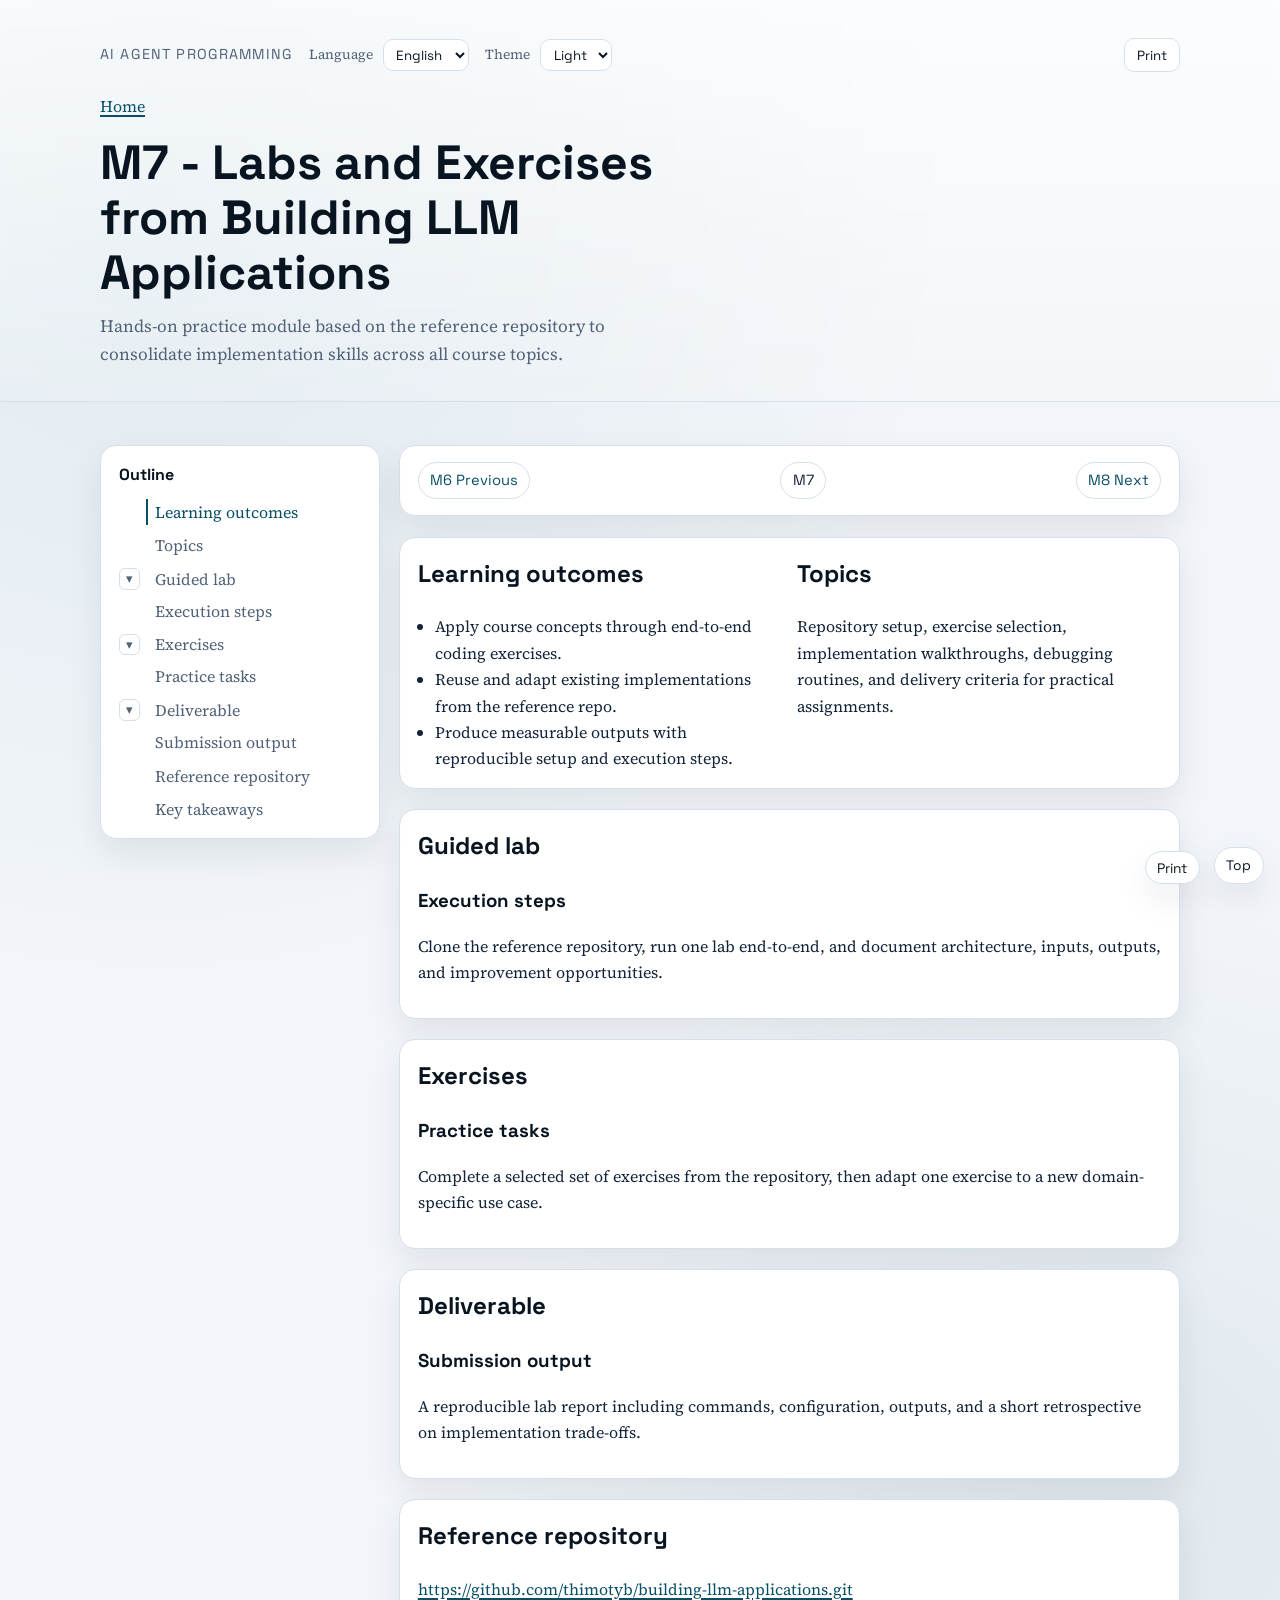
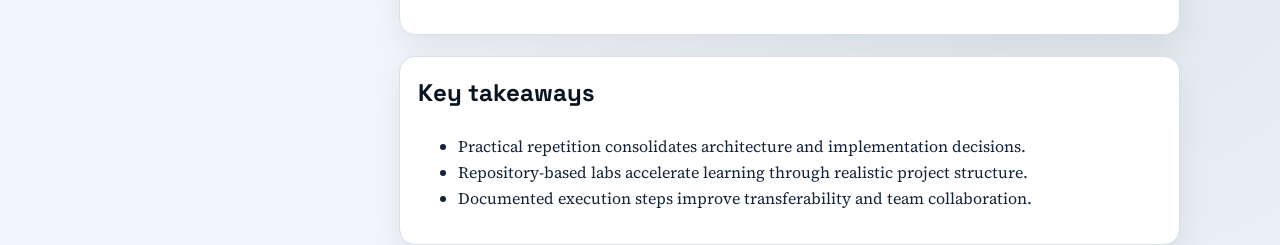
<file: site/chapters/chapter-07.html>
<!DOCTYPE html>
<html lang="en">
<head>
  <meta charset="utf-8">
  <meta name="viewport" content="width=device-width, initial-scale=1">
  <title>M7 - Labs and Exercises from Building LLM Applications</title>
  <link rel="preconnect" href="https://fonts.googleapis.com">
  <link rel="preconnect" href="https://fonts.gstatic.com" crossorigin>
  <link href="https://fonts.googleapis.com/css2?family=Space+Grotesk:wght@400;500;700&family=Source+Serif+4:opsz,wght@8..60,400;8..60,600&display=swap" rel="stylesheet">
  <link rel="stylesheet" href="../assets/css/site.css">
  <script defer src="../assets/js/site.js"></script>
</head>
<body id="top" data-page-lang="en">
  <div id="google_translate_element" class="translate-host" aria-hidden="true"></div>

  <header class="site-header">
    <div class="shell">
      <section class="hero">
        <p><a href="../index.html">Home</a></p>
        <h1>M7 - Labs and Exercises from Building LLM Applications</h1>
        <p class="hero-copy">Hands-on practice module based on the reference repository to consolidate implementation skills across all course topics.</p>
      </section>
    </div>
  </header>

  <main class="shell module-layout">
    <aside class="panel outline-panel" aria-label="Module outline">
      <h2 class="outline-title">Outline</h2>
      <nav id="outline-nav"></nav>
    </aside>

    <article class="module-main">
      <section class="panel">
        <nav class="module-nav" aria-label="Module navigation">
          <a href="chapter-06.html">M6 Previous</a>
          <span>M7</span>
          <a href="chapter-08.html">M8 Next</a>
        </nav>
      </section>

      <section class="panel info-grid">
        <div>
          <h2>Learning outcomes</h2>
          <ul>
            <li>Apply course concepts through end-to-end coding exercises.</li>
            <li>Reuse and adapt existing implementations from the reference repo.</li>
            <li>Produce measurable outputs with reproducible setup and execution steps.</li>
          </ul>
        </div>
        <div>
          <h2>Topics</h2>
          <p>Repository setup, exercise selection, implementation walkthroughs, debugging routines, and delivery criteria for practical assignments.</p>
        </div>
      </section>

      <section class="panel">
        <h2>Guided lab</h2>
        <h3>Execution steps</h3>
        <p>Clone the reference repository, run one lab end-to-end, and document architecture, inputs, outputs, and improvement opportunities.</p>
      </section>

      <section class="panel">
        <h2>Exercises</h2>
        <h3>Practice tasks</h3>
        <p>Complete a selected set of exercises from the repository, then adapt one exercise to a new domain-specific use case.</p>
      </section>

      <section class="panel">
        <h2>Deliverable</h2>
        <h3>Submission output</h3>
        <p>A reproducible lab report including commands, configuration, outputs, and a short retrospective on implementation trade-offs.</p>
      </section>

      <section class="panel">
        <h2>Reference repository</h2>
        <p>
          <a href="https://github.com/thimotyb/building-llm-applications.git" target="_blank" rel="noopener noreferrer">
            https://github.com/thimotyb/building-llm-applications.git
          </a>
        </p>
      </section>

      <section class="panel">
        <h2>Key takeaways</h2>
        <ul>
          <li>Practical repetition consolidates architecture and implementation decisions.</li>
          <li>Repository-based labs accelerate learning through realistic project structure.</li>
          <li>Documented execution steps improve transferability and team collaboration.</li>
        </ul>
      </section>
    </article>
  </main>

  <script src="//translate.google.com/translate_a/element.js?cb=googleTranslateElementInit"></script>
</body>
</html>
</file>
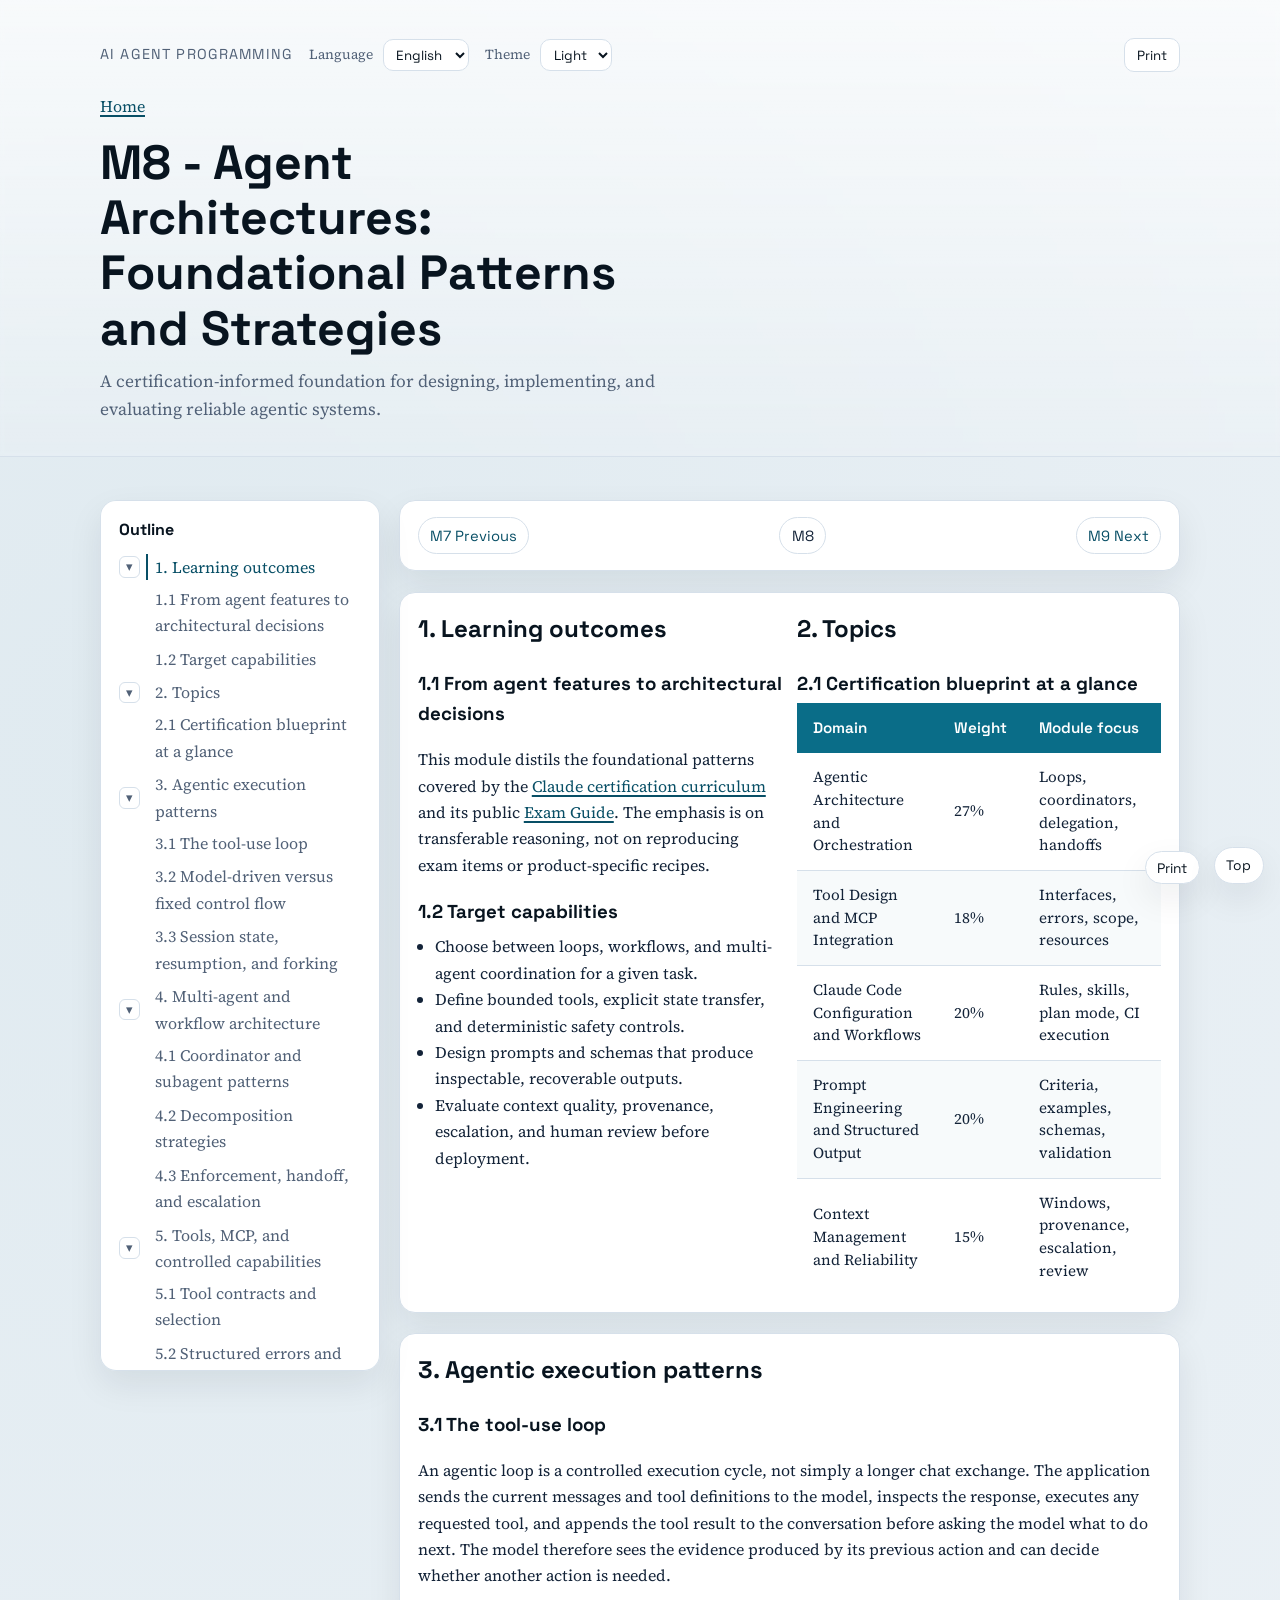
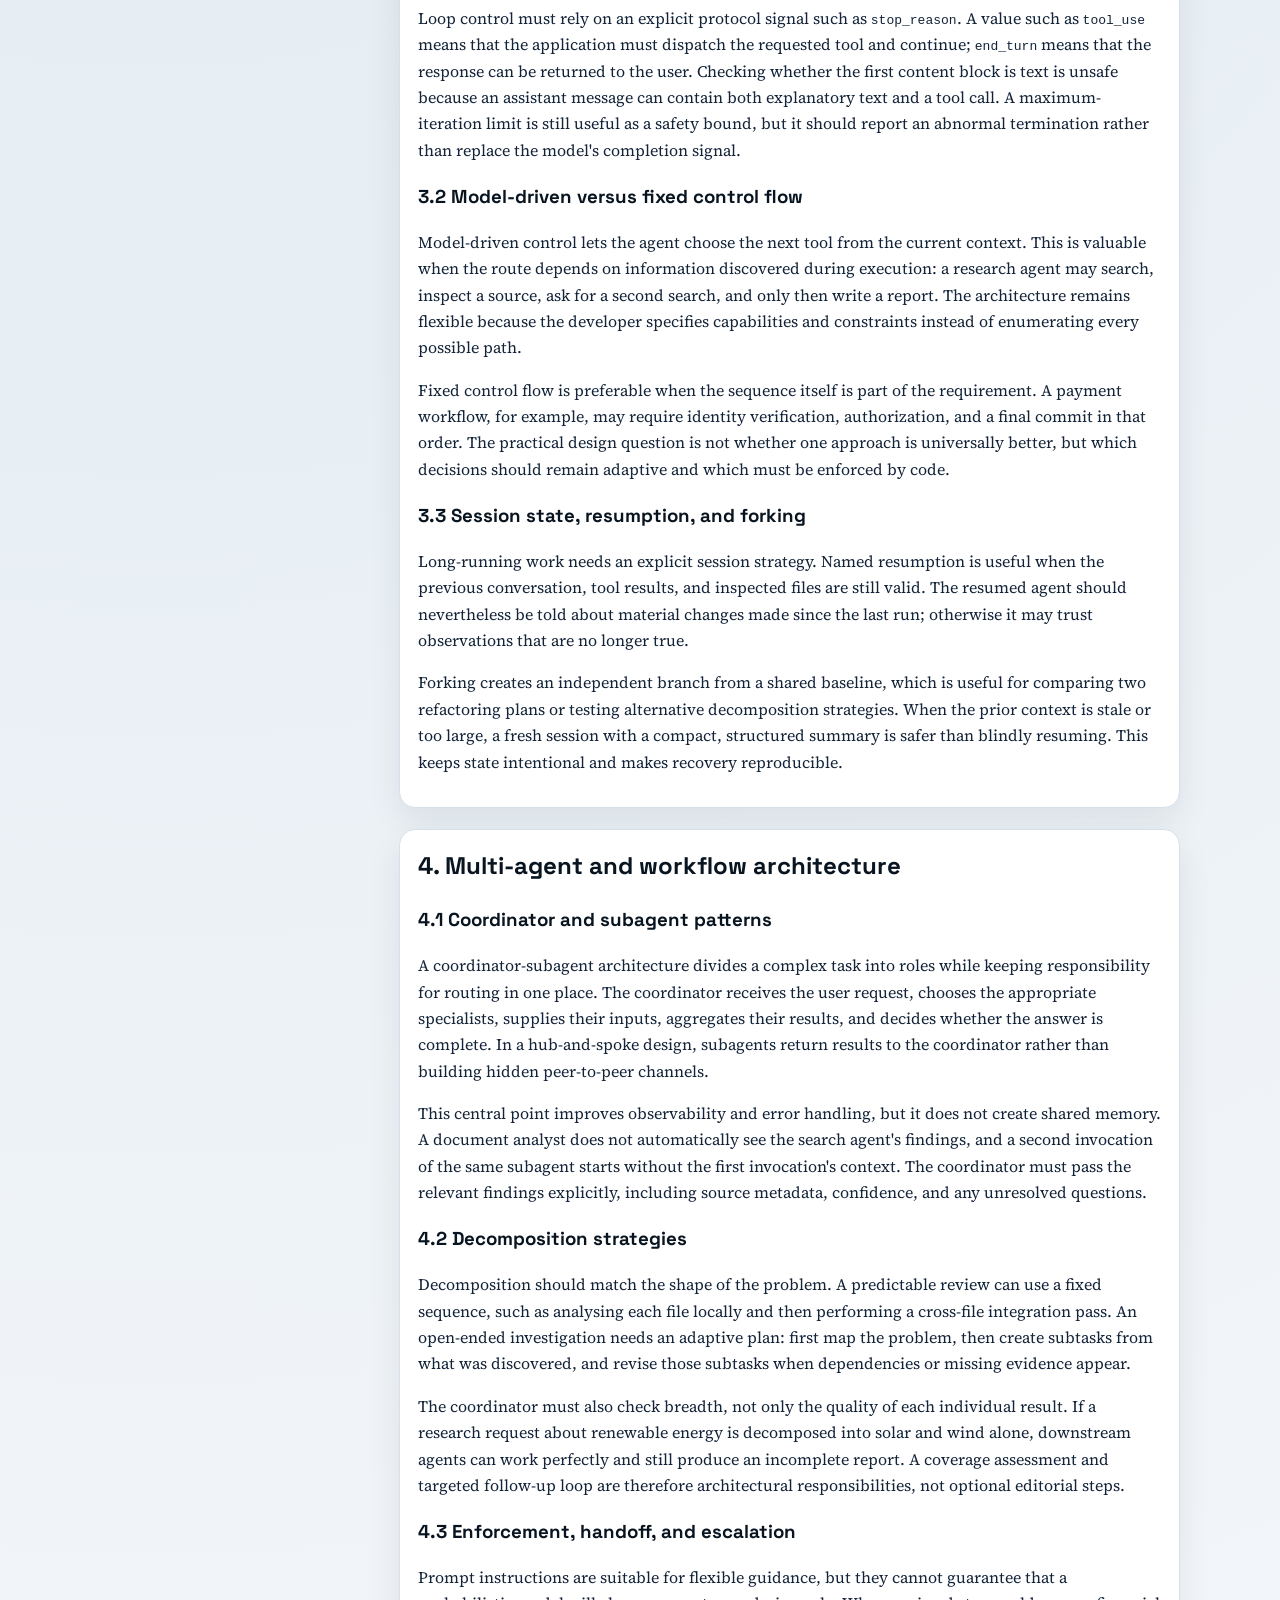
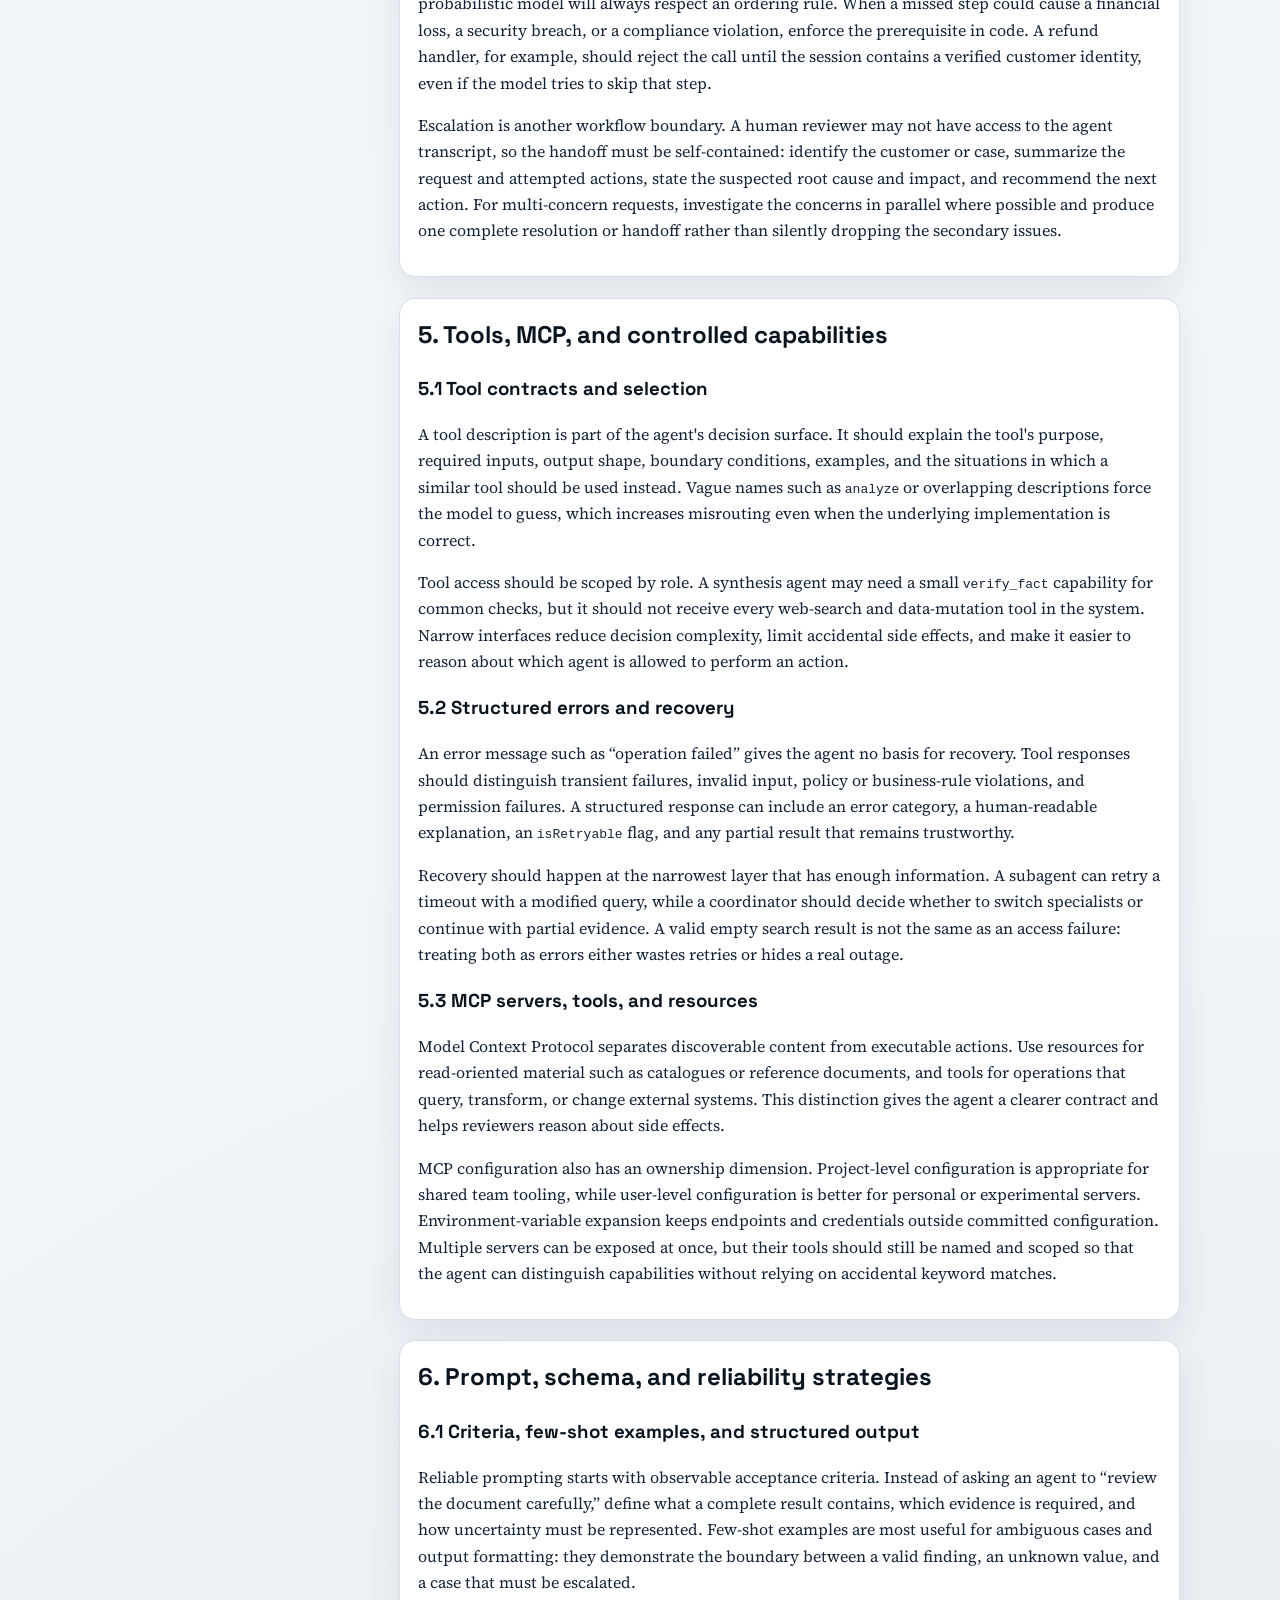
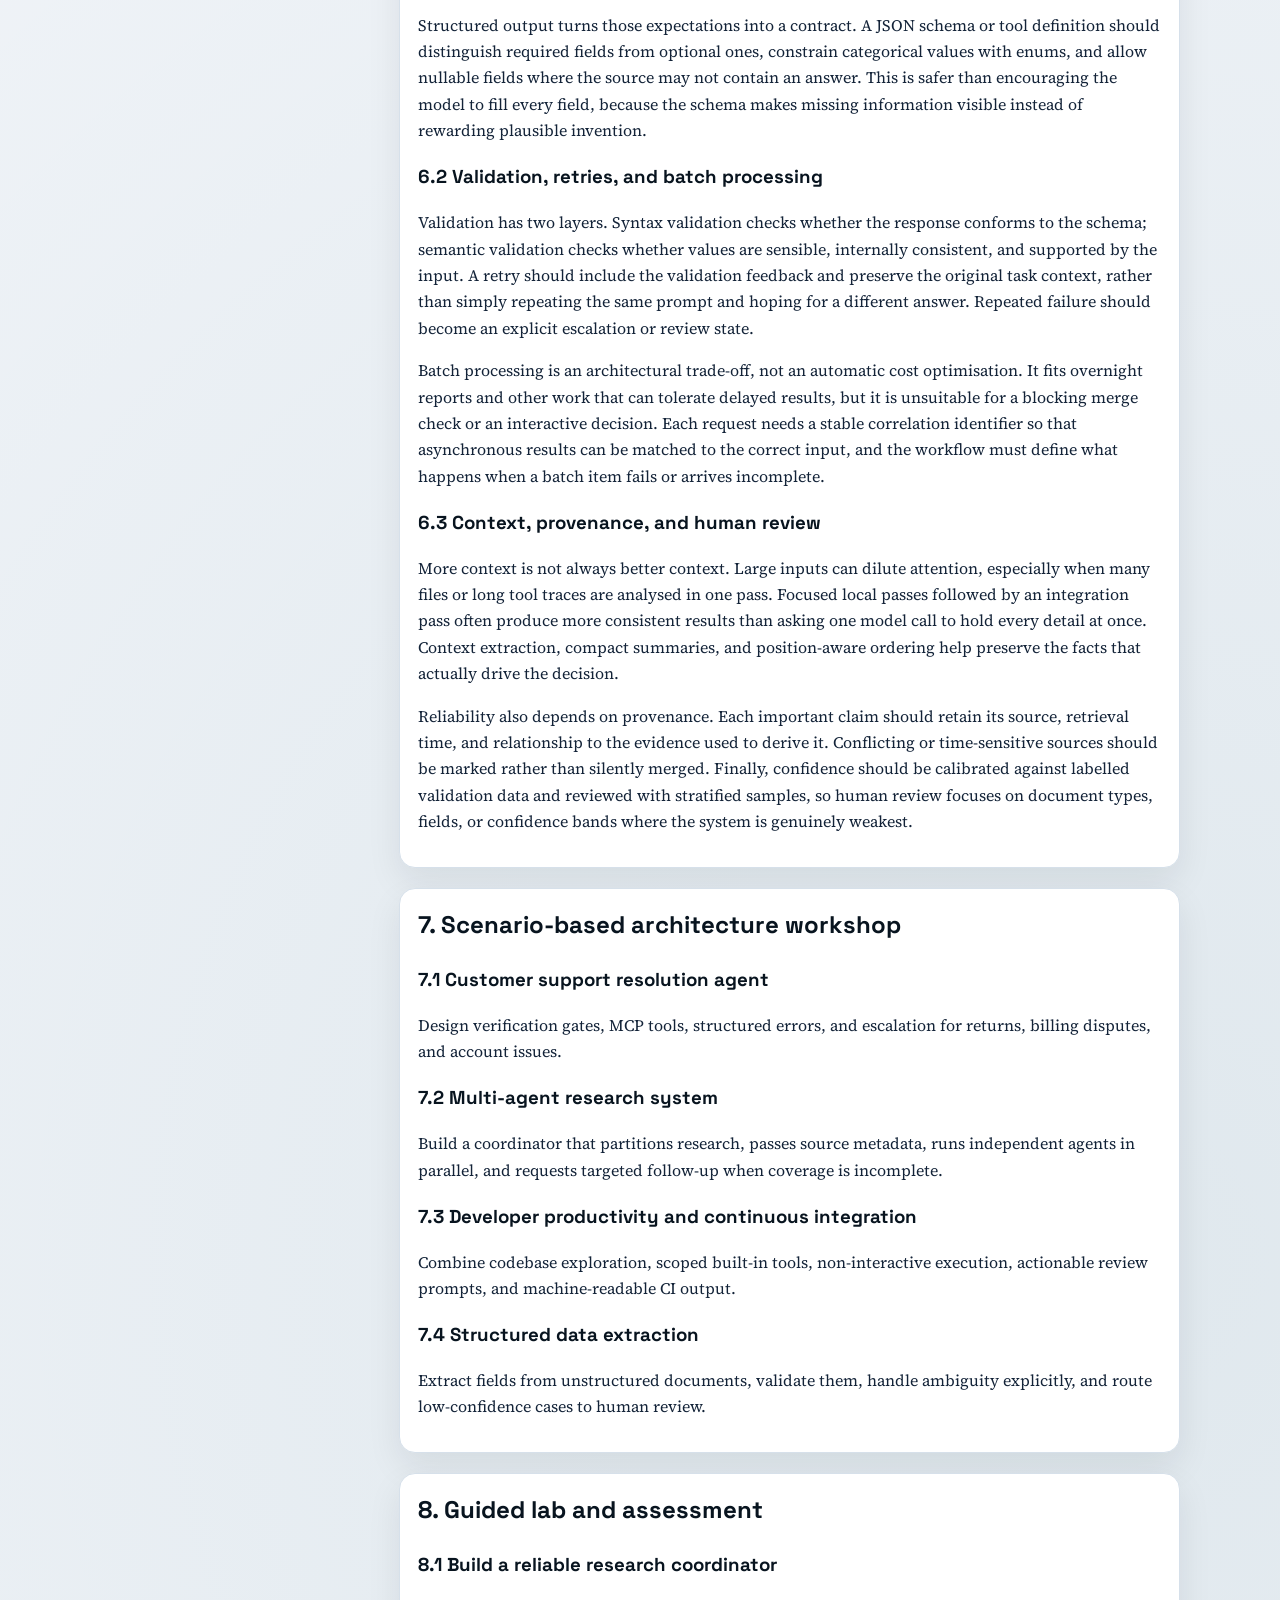
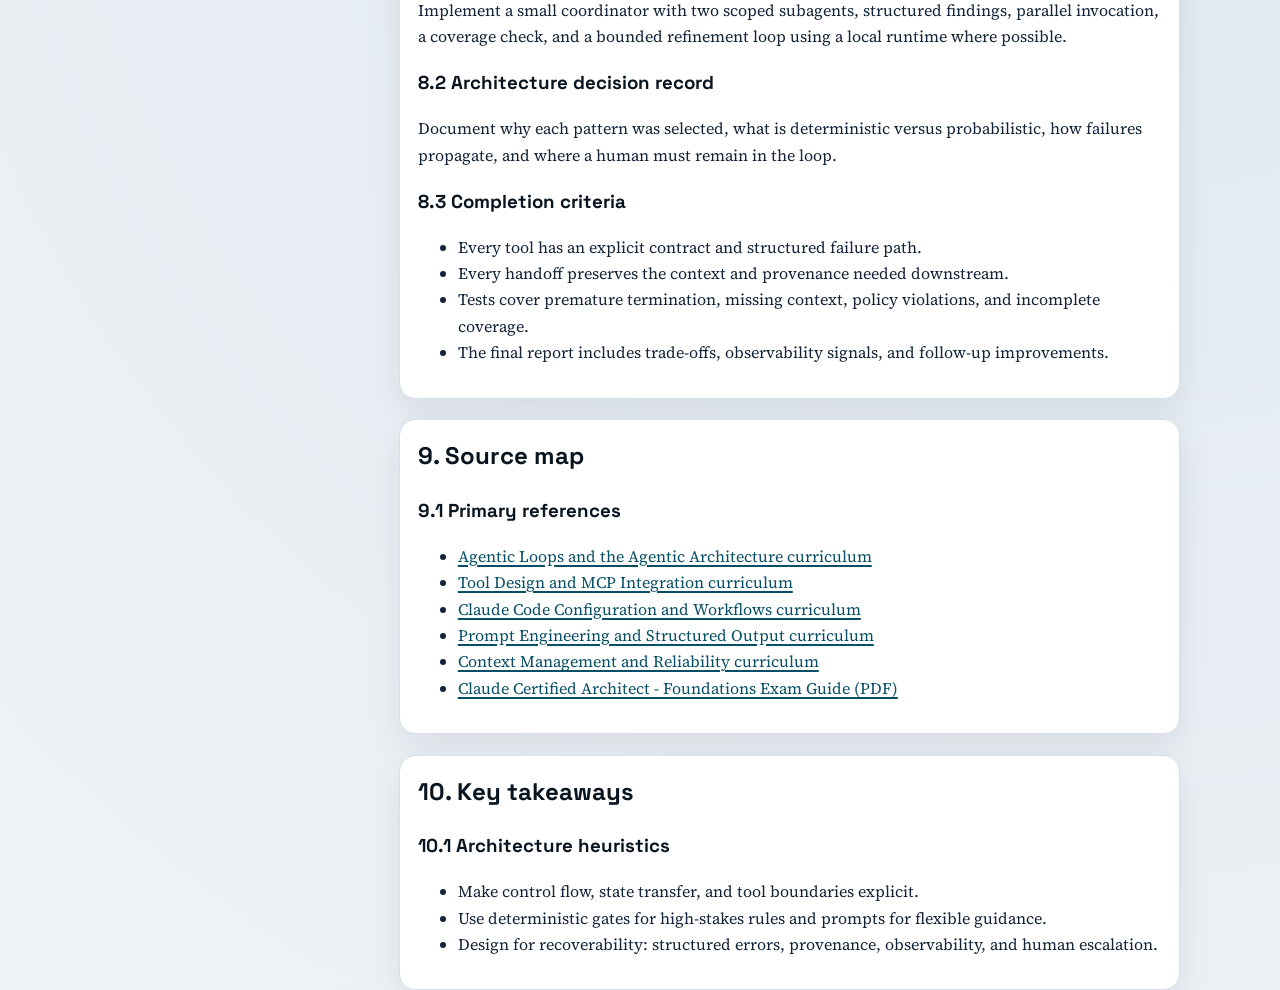
<file: site/chapters/chapter-08.html>
<!DOCTYPE html>
<html lang="en">
<head>
  <meta charset="utf-8">
  <meta name="viewport" content="width=device-width, initial-scale=1">
  <title>M8 - Agent Architectures: Foundational Patterns and Strategies</title>
  <link rel="preconnect" href="https://fonts.googleapis.com">
  <link rel="preconnect" href="https://fonts.gstatic.com" crossorigin>
  <link href="https://fonts.googleapis.com/css2?family=Space+Grotesk:wght@400;500;700&family=Source+Serif+4:opsz,wght@8..60,400;8..60,600&display=swap" rel="stylesheet">
  <link rel="stylesheet" href="../assets/css/site.css">
  <script defer src="../assets/js/site.js"></script>
</head>
<body id="top" data-page-lang="en">
  <div id="google_translate_element" class="translate-host" aria-hidden="true"></div>

  <header class="site-header">
    <div class="shell">
      <section class="hero">
        <p><a href="../index.html">Home</a></p>
        <h1>M8 - Agent Architectures: Foundational Patterns and Strategies</h1>
        <p class="hero-copy">A certification-informed foundation for designing, implementing, and evaluating reliable agentic systems.</p>
      </section>
    </div>
  </header>

  <main class="shell module-layout">
    <aside class="panel outline-panel" aria-label="Module outline">
      <h2 class="outline-title">Outline</h2>
      <nav id="outline-nav"></nav>
    </aside>

    <article class="module-main">
      <section class="panel">
        <nav class="module-nav" aria-label="Module navigation">
          <a href="chapter-07.html">M7 Previous</a>
          <span>M8</span>
          <a href="chapter-09.html">M9 Next</a>
        </nav>
      </section>

      <section class="panel info-grid">
        <div>
          <h2>1. Learning outcomes</h2>
          <h3>1.1 From agent features to architectural decisions</h3>
          <p>This module distils the foundational patterns covered by the <a href="https://claudecertificationguide.com/learn/" target="_blank" rel="noopener noreferrer">Claude certification curriculum</a> and its public <a href="https://everpath-course-content.s3-accelerate.amazonaws.com/instructor%2F6nizmqk8tpzpfjvt6qmmav7rh%2Fpublic%2F1783542750%2FClaude+Certified+Architect+%E2%80%93+Foundations+Exam+Guide.pdf" target="_blank" rel="noopener noreferrer">Exam Guide</a>. The emphasis is on transferable reasoning, not on reproducing exam items or product-specific recipes.</p>
          <h3>1.2 Target capabilities</h3>
          <ul>
            <li>Choose between loops, workflows, and multi-agent coordination for a given task.</li>
            <li>Define bounded tools, explicit state transfer, and deterministic safety controls.</li>
            <li>Design prompts and schemas that produce inspectable, recoverable outputs.</li>
            <li>Evaluate context quality, provenance, escalation, and human review before deployment.</li>
          </ul>
        </div>
        <div>
          <h2>2. Topics</h2>
          <h3>2.1 Certification blueprint at a glance</h3>
          <table class="modern-table">
            <thead><tr><th>Domain</th><th>Weight</th><th>Module focus</th></tr></thead>
            <tbody>
              <tr><td>Agentic Architecture and Orchestration</td><td>27%</td><td>Loops, coordinators, delegation, handoffs</td></tr>
              <tr><td>Tool Design and MCP Integration</td><td>18%</td><td>Interfaces, errors, scope, resources</td></tr>
              <tr><td>Claude Code Configuration and Workflows</td><td>20%</td><td>Rules, skills, plan mode, CI execution</td></tr>
              <tr><td>Prompt Engineering and Structured Output</td><td>20%</td><td>Criteria, examples, schemas, validation</td></tr>
              <tr><td>Context Management and Reliability</td><td>15%</td><td>Windows, provenance, escalation, review</td></tr>
            </tbody>
          </table>
        </div>
      </section>

      <section class="panel">
        <h2>3. Agentic execution patterns</h2>
        <h3>3.1 The tool-use loop</h3>
        <p>An agentic loop is a controlled execution cycle, not simply a longer chat exchange. The application sends the current messages and tool definitions to the model, inspects the response, executes any requested tool, and appends the tool result to the conversation before asking the model what to do next. The model therefore sees the evidence produced by its previous action and can decide whether another action is needed.</p>
        <p>Loop control must rely on an explicit protocol signal such as <code>stop_reason</code>. A value such as <code>tool_use</code> means that the application must dispatch the requested tool and continue; <code>end_turn</code> means that the response can be returned to the user. Checking whether the first content block is text is unsafe because an assistant message can contain both explanatory text and a tool call. A maximum-iteration limit is still useful as a safety bound, but it should report an abnormal termination rather than replace the model's completion signal.</p>
        <h3>3.2 Model-driven versus fixed control flow</h3>
        <p>Model-driven control lets the agent choose the next tool from the current context. This is valuable when the route depends on information discovered during execution: a research agent may search, inspect a source, ask for a second search, and only then write a report. The architecture remains flexible because the developer specifies capabilities and constraints instead of enumerating every possible path.</p>
        <p>Fixed control flow is preferable when the sequence itself is part of the requirement. A payment workflow, for example, may require identity verification, authorization, and a final commit in that order. The practical design question is not whether one approach is universally better, but which decisions should remain adaptive and which must be enforced by code.</p>
        <h3>3.3 Session state, resumption, and forking</h3>
        <p>Long-running work needs an explicit session strategy. Named resumption is useful when the previous conversation, tool results, and inspected files are still valid. The resumed agent should nevertheless be told about material changes made since the last run; otherwise it may trust observations that are no longer true.</p>
        <p>Forking creates an independent branch from a shared baseline, which is useful for comparing two refactoring plans or testing alternative decomposition strategies. When the prior context is stale or too large, a fresh session with a compact, structured summary is safer than blindly resuming. This keeps state intentional and makes recovery reproducible.</p>
      </section>

      <section class="panel">
        <h2>4. Multi-agent and workflow architecture</h2>
        <h3>4.1 Coordinator and subagent patterns</h3>
        <p>A coordinator-subagent architecture divides a complex task into roles while keeping responsibility for routing in one place. The coordinator receives the user request, chooses the appropriate specialists, supplies their inputs, aggregates their results, and decides whether the answer is complete. In a hub-and-spoke design, subagents return results to the coordinator rather than building hidden peer-to-peer channels.</p>
        <p>This central point improves observability and error handling, but it does not create shared memory. A document analyst does not automatically see the search agent's findings, and a second invocation of the same subagent starts without the first invocation's context. The coordinator must pass the relevant findings explicitly, including source metadata, confidence, and any unresolved questions.</p>
        <h3>4.2 Decomposition strategies</h3>
        <p>Decomposition should match the shape of the problem. A predictable review can use a fixed sequence, such as analysing each file locally and then performing a cross-file integration pass. An open-ended investigation needs an adaptive plan: first map the problem, then create subtasks from what was discovered, and revise those subtasks when dependencies or missing evidence appear.</p>
        <p>The coordinator must also check breadth, not only the quality of each individual result. If a research request about renewable energy is decomposed into solar and wind alone, downstream agents can work perfectly and still produce an incomplete report. A coverage assessment and targeted follow-up loop are therefore architectural responsibilities, not optional editorial steps.</p>
        <h3>4.3 Enforcement, handoff, and escalation</h3>
        <p>Prompt instructions are suitable for flexible guidance, but they cannot guarantee that a probabilistic model will always respect an ordering rule. When a missed step could cause a financial loss, a security breach, or a compliance violation, enforce the prerequisite in code. A refund handler, for example, should reject the call until the session contains a verified customer identity, even if the model tries to skip that step.</p>
        <p>Escalation is another workflow boundary. A human reviewer may not have access to the agent transcript, so the handoff must be self-contained: identify the customer or case, summarize the request and attempted actions, state the suspected root cause and impact, and recommend the next action. For multi-concern requests, investigate the concerns in parallel where possible and produce one complete resolution or handoff rather than silently dropping the secondary issues.</p>
      </section>

      <section class="panel">
        <h2>5. Tools, MCP, and controlled capabilities</h2>
        <h3>5.1 Tool contracts and selection</h3>
        <p>A tool description is part of the agent's decision surface. It should explain the tool's purpose, required inputs, output shape, boundary conditions, examples, and the situations in which a similar tool should be used instead. Vague names such as <code>analyze</code> or overlapping descriptions force the model to guess, which increases misrouting even when the underlying implementation is correct.</p>
        <p>Tool access should be scoped by role. A synthesis agent may need a small <code>verify_fact</code> capability for common checks, but it should not receive every web-search and data-mutation tool in the system. Narrow interfaces reduce decision complexity, limit accidental side effects, and make it easier to reason about which agent is allowed to perform an action.</p>
        <h3>5.2 Structured errors and recovery</h3>
        <p>An error message such as “operation failed” gives the agent no basis for recovery. Tool responses should distinguish transient failures, invalid input, policy or business-rule violations, and permission failures. A structured response can include an error category, a human-readable explanation, an <code>isRetryable</code> flag, and any partial result that remains trustworthy.</p>
        <p>Recovery should happen at the narrowest layer that has enough information. A subagent can retry a timeout with a modified query, while a coordinator should decide whether to switch specialists or continue with partial evidence. A valid empty search result is not the same as an access failure: treating both as errors either wastes retries or hides a real outage.</p>
        <h3>5.3 MCP servers, tools, and resources</h3>
        <p>Model Context Protocol separates discoverable content from executable actions. Use resources for read-oriented material such as catalogues or reference documents, and tools for operations that query, transform, or change external systems. This distinction gives the agent a clearer contract and helps reviewers reason about side effects.</p>
        <p>MCP configuration also has an ownership dimension. Project-level configuration is appropriate for shared team tooling, while user-level configuration is better for personal or experimental servers. Environment-variable expansion keeps endpoints and credentials outside committed configuration. Multiple servers can be exposed at once, but their tools should still be named and scoped so that the agent can distinguish capabilities without relying on accidental keyword matches.</p>
      </section>

      <section class="panel">
        <h2>6. Prompt, schema, and reliability strategies</h2>
        <h3>6.1 Criteria, few-shot examples, and structured output</h3>
        <p>Reliable prompting starts with observable acceptance criteria. Instead of asking an agent to “review the document carefully,” define what a complete result contains, which evidence is required, and how uncertainty must be represented. Few-shot examples are most useful for ambiguous cases and output formatting: they demonstrate the boundary between a valid finding, an unknown value, and a case that must be escalated.</p>
        <p>Structured output turns those expectations into a contract. A JSON schema or tool definition should distinguish required fields from optional ones, constrain categorical values with enums, and allow nullable fields where the source may not contain an answer. This is safer than encouraging the model to fill every field, because the schema makes missing information visible instead of rewarding plausible invention.</p>
        <h3>6.2 Validation, retries, and batch processing</h3>
        <p>Validation has two layers. Syntax validation checks whether the response conforms to the schema; semantic validation checks whether values are sensible, internally consistent, and supported by the input. A retry should include the validation feedback and preserve the original task context, rather than simply repeating the same prompt and hoping for a different answer. Repeated failure should become an explicit escalation or review state.</p>
        <p>Batch processing is an architectural trade-off, not an automatic cost optimisation. It fits overnight reports and other work that can tolerate delayed results, but it is unsuitable for a blocking merge check or an interactive decision. Each request needs a stable correlation identifier so that asynchronous results can be matched to the correct input, and the workflow must define what happens when a batch item fails or arrives incomplete.</p>
        <h3>6.3 Context, provenance, and human review</h3>
        <p>More context is not always better context. Large inputs can dilute attention, especially when many files or long tool traces are analysed in one pass. Focused local passes followed by an integration pass often produce more consistent results than asking one model call to hold every detail at once. Context extraction, compact summaries, and position-aware ordering help preserve the facts that actually drive the decision.</p>
        <p>Reliability also depends on provenance. Each important claim should retain its source, retrieval time, and relationship to the evidence used to derive it. Conflicting or time-sensitive sources should be marked rather than silently merged. Finally, confidence should be calibrated against labelled validation data and reviewed with stratified samples, so human review focuses on document types, fields, or confidence bands where the system is genuinely weakest.</p>
      </section>

      <section class="panel">
        <h2>7. Scenario-based architecture workshop</h2>
        <h3>7.1 Customer support resolution agent</h3>
        <p>Design verification gates, MCP tools, structured errors, and escalation for returns, billing disputes, and account issues.</p>
        <h3>7.2 Multi-agent research system</h3>
        <p>Build a coordinator that partitions research, passes source metadata, runs independent agents in parallel, and requests targeted follow-up when coverage is incomplete.</p>
        <h3>7.3 Developer productivity and continuous integration</h3>
        <p>Combine codebase exploration, scoped built-in tools, non-interactive execution, actionable review prompts, and machine-readable CI output.</p>
        <h3>7.4 Structured data extraction</h3>
        <p>Extract fields from unstructured documents, validate them, handle ambiguity explicitly, and route low-confidence cases to human review.</p>
      </section>

      <section class="panel">
        <h2>8. Guided lab and assessment</h2>
        <h3>8.1 Build a reliable research coordinator</h3>
        <p>Implement a small coordinator with two scoped subagents, structured findings, parallel invocation, a coverage check, and a bounded refinement loop using a local runtime where possible.</p>
        <h3>8.2 Architecture decision record</h3>
        <p>Document why each pattern was selected, what is deterministic versus probabilistic, how failures propagate, and where a human must remain in the loop.</p>
        <h3>8.3 Completion criteria</h3>
        <ul>
          <li>Every tool has an explicit contract and structured failure path.</li>
          <li>Every handoff preserves the context and provenance needed downstream.</li>
          <li>Tests cover premature termination, missing context, policy violations, and incomplete coverage.</li>
          <li>The final report includes trade-offs, observability signals, and follow-up improvements.</li>
        </ul>
      </section>

      <section class="panel">
        <h2>9. Source map</h2>
        <h3>9.1 Primary references</h3>
        <ul>
          <li><a href="https://claudecertificationguide.com/learn/1-agentic-architecture/1-1-agentic-loops" target="_blank" rel="noopener noreferrer">Agentic Loops and the Agentic Architecture curriculum</a></li>
          <li><a href="https://claudecertificationguide.com/learn/2-tool-design-mcp" target="_blank" rel="noopener noreferrer">Tool Design and MCP Integration curriculum</a></li>
          <li><a href="https://claudecertificationguide.com/learn/3-claude-code-config" target="_blank" rel="noopener noreferrer">Claude Code Configuration and Workflows curriculum</a></li>
          <li><a href="https://claudecertificationguide.com/learn/4-prompt-engineering" target="_blank" rel="noopener noreferrer">Prompt Engineering and Structured Output curriculum</a></li>
          <li><a href="https://claudecertificationguide.com/learn/5-context-management" target="_blank" rel="noopener noreferrer">Context Management and Reliability curriculum</a></li>
          <li><a href="https://everpath-course-content.s3-accelerate.amazonaws.com/instructor%2F6nizmqk8tpzpfjvt6qmmav7rh%2Fpublic%2F1783542750%2FClaude+Certified+Architect+%E2%80%93+Foundations+Exam+Guide.pdf" target="_blank" rel="noopener noreferrer">Claude Certified Architect - Foundations Exam Guide (PDF)</a></li>
        </ul>
      </section>

      <section class="panel">
        <h2>10. Key takeaways</h2>
        <h3>10.1 Architecture heuristics</h3>
        <ul>
          <li>Make control flow, state transfer, and tool boundaries explicit.</li>
          <li>Use deterministic gates for high-stakes rules and prompts for flexible guidance.</li>
          <li>Design for recoverability: structured errors, provenance, observability, and human escalation.</li>
        </ul>
      </section>
    </article>
  </main>

  <script src="//translate.google.com/translate_a/element.js?cb=googleTranslateElementInit"></script>
</body>
</html>
</file>
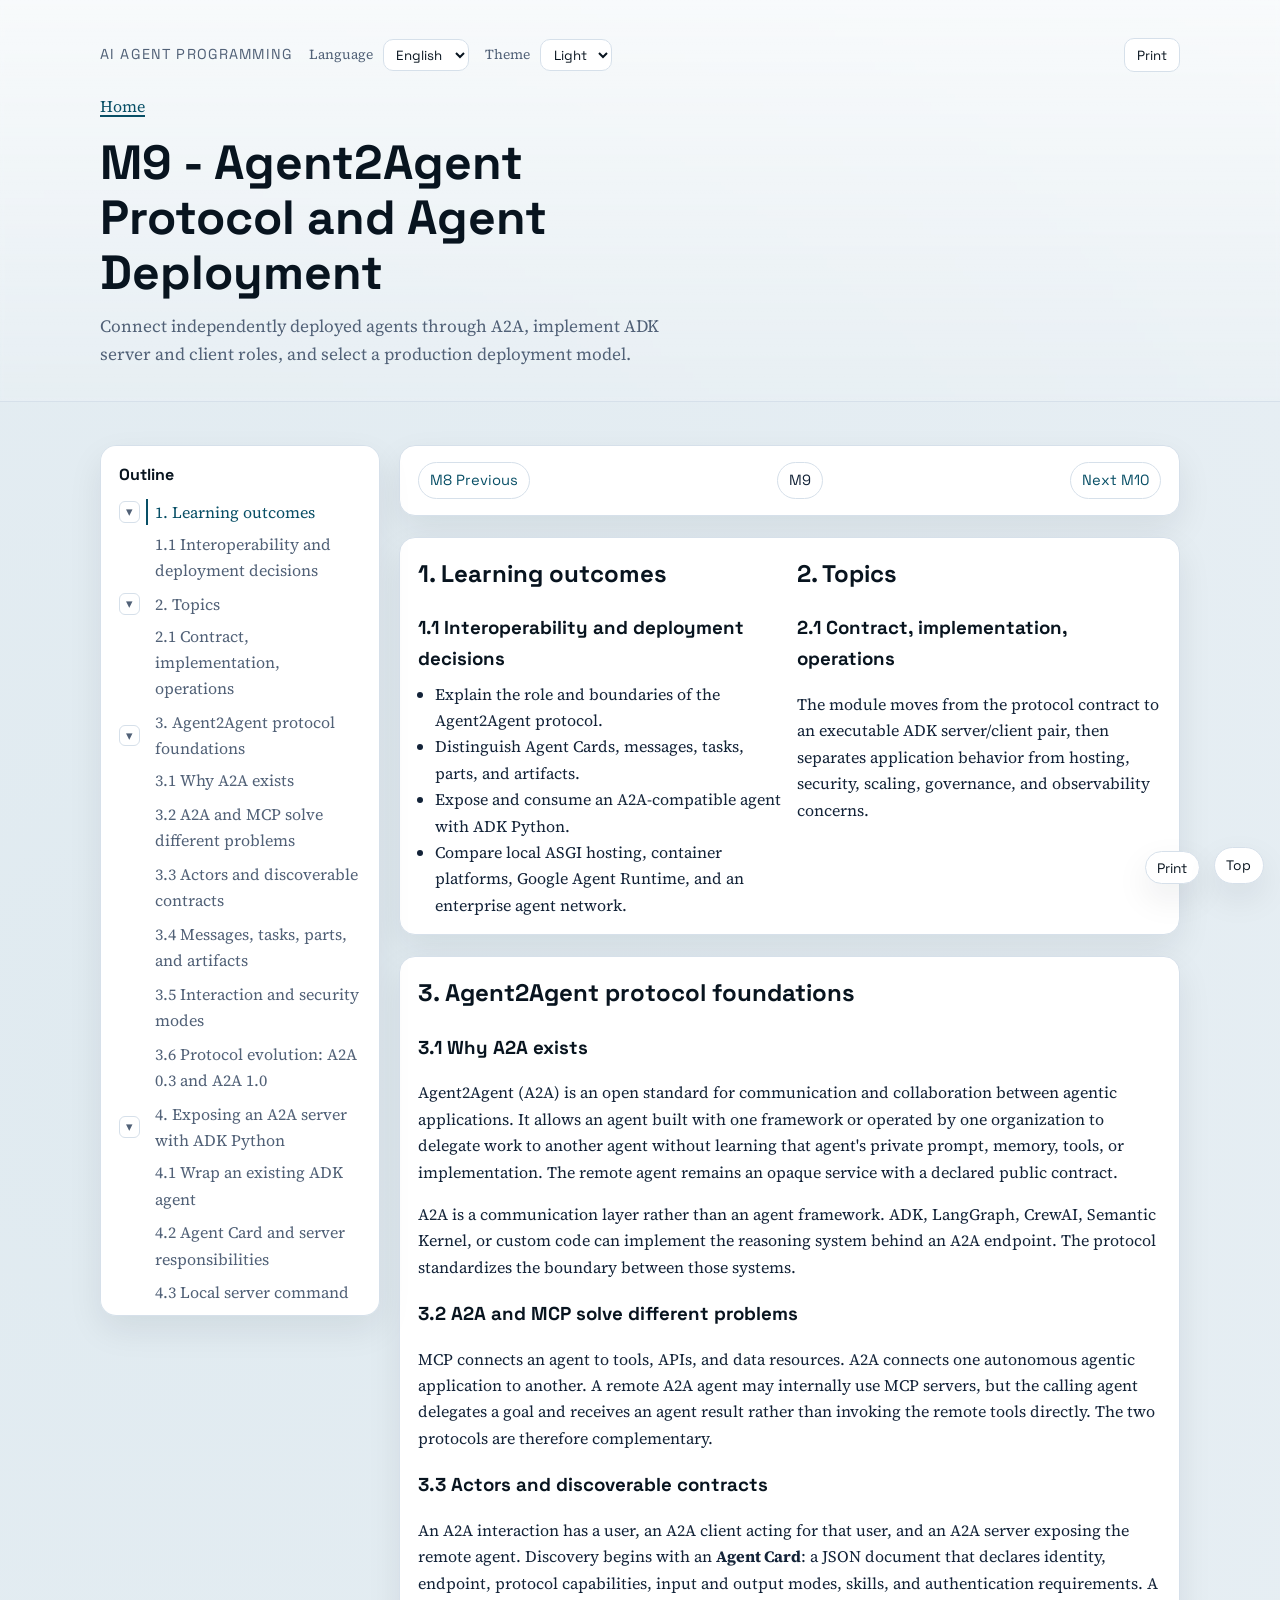
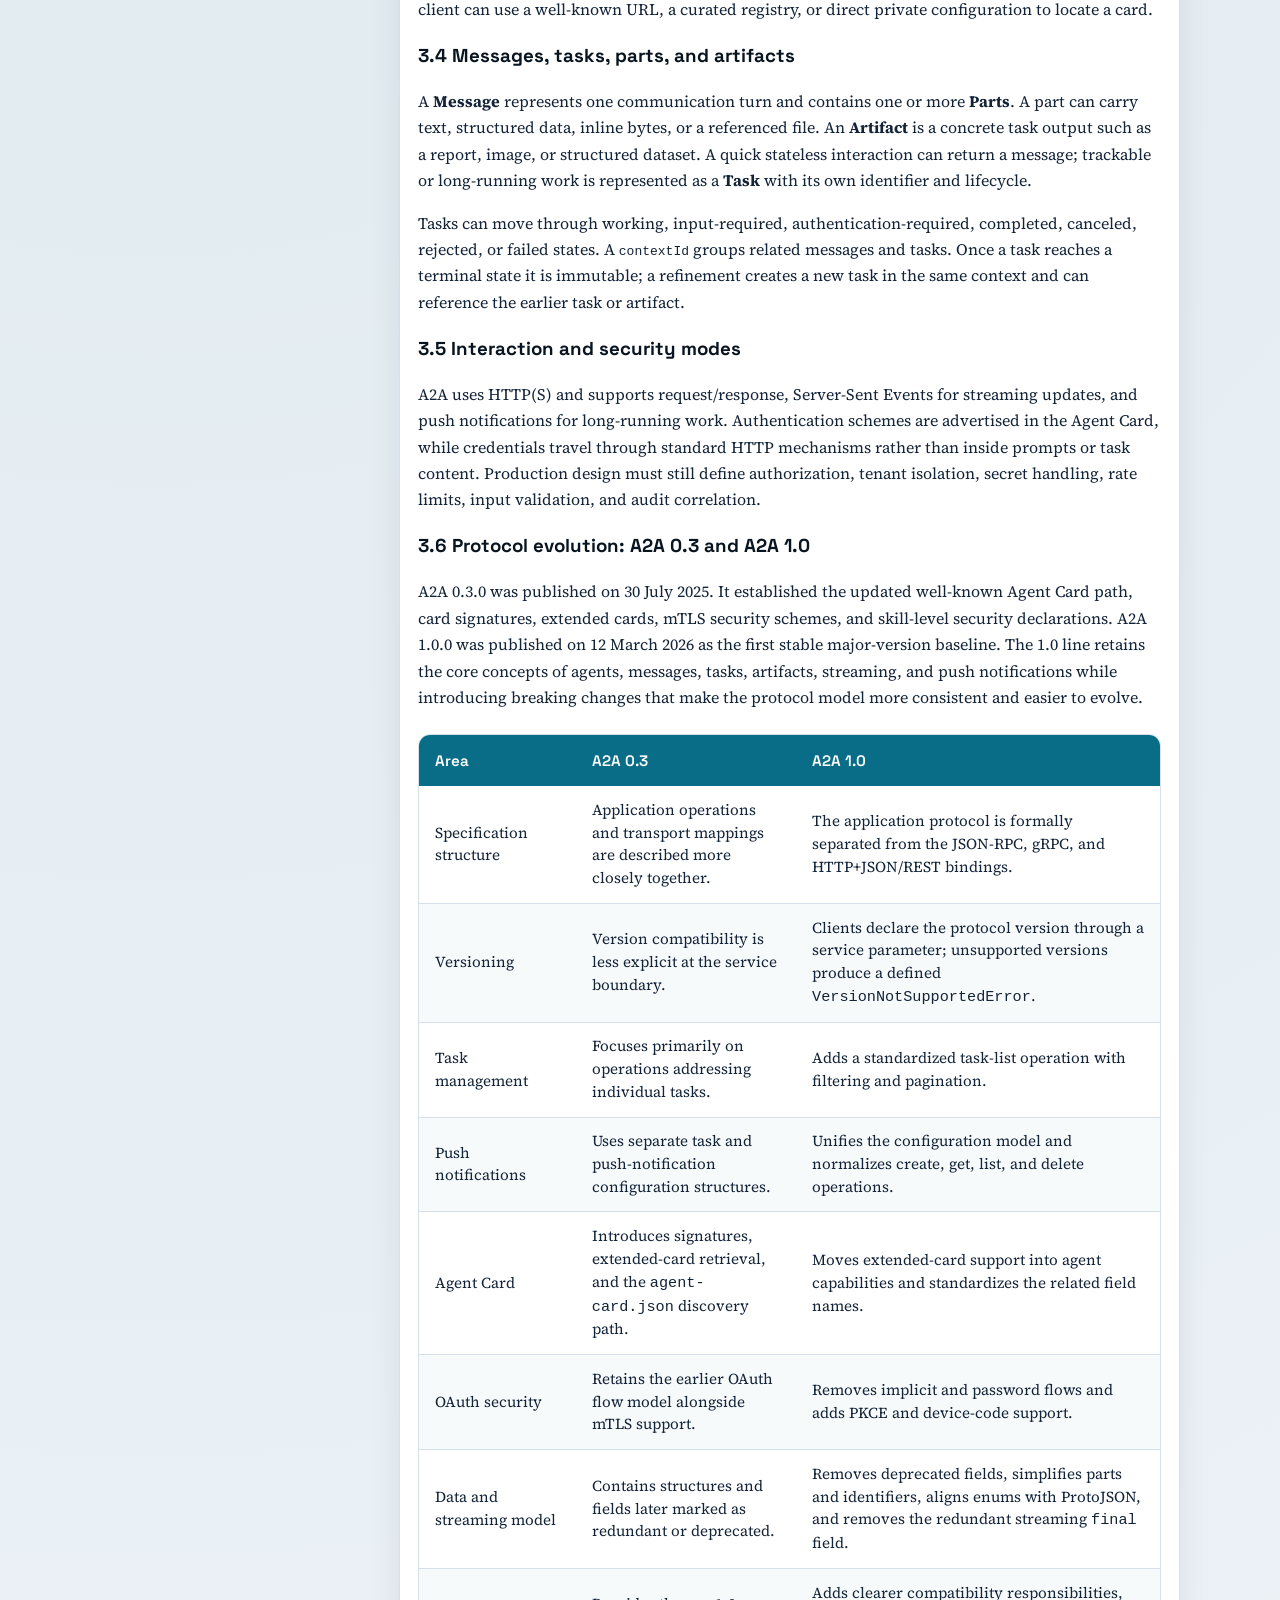
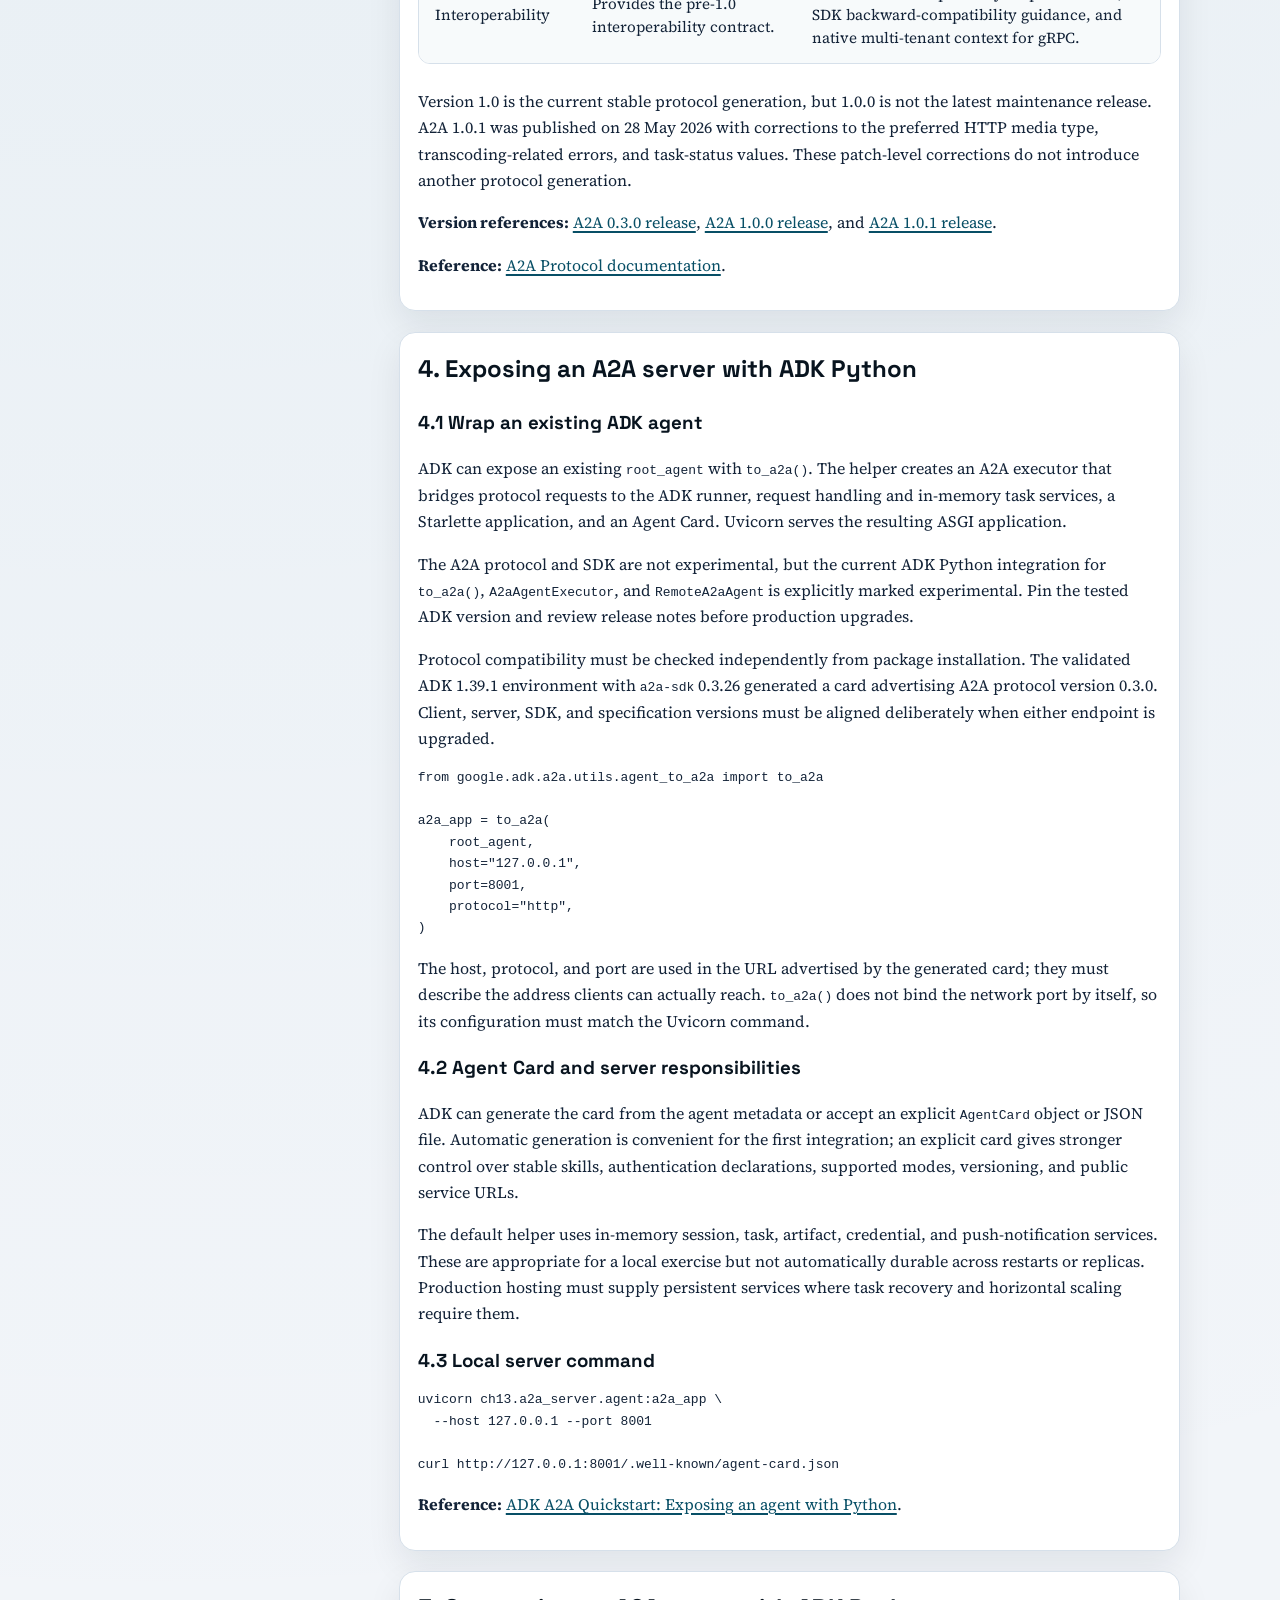
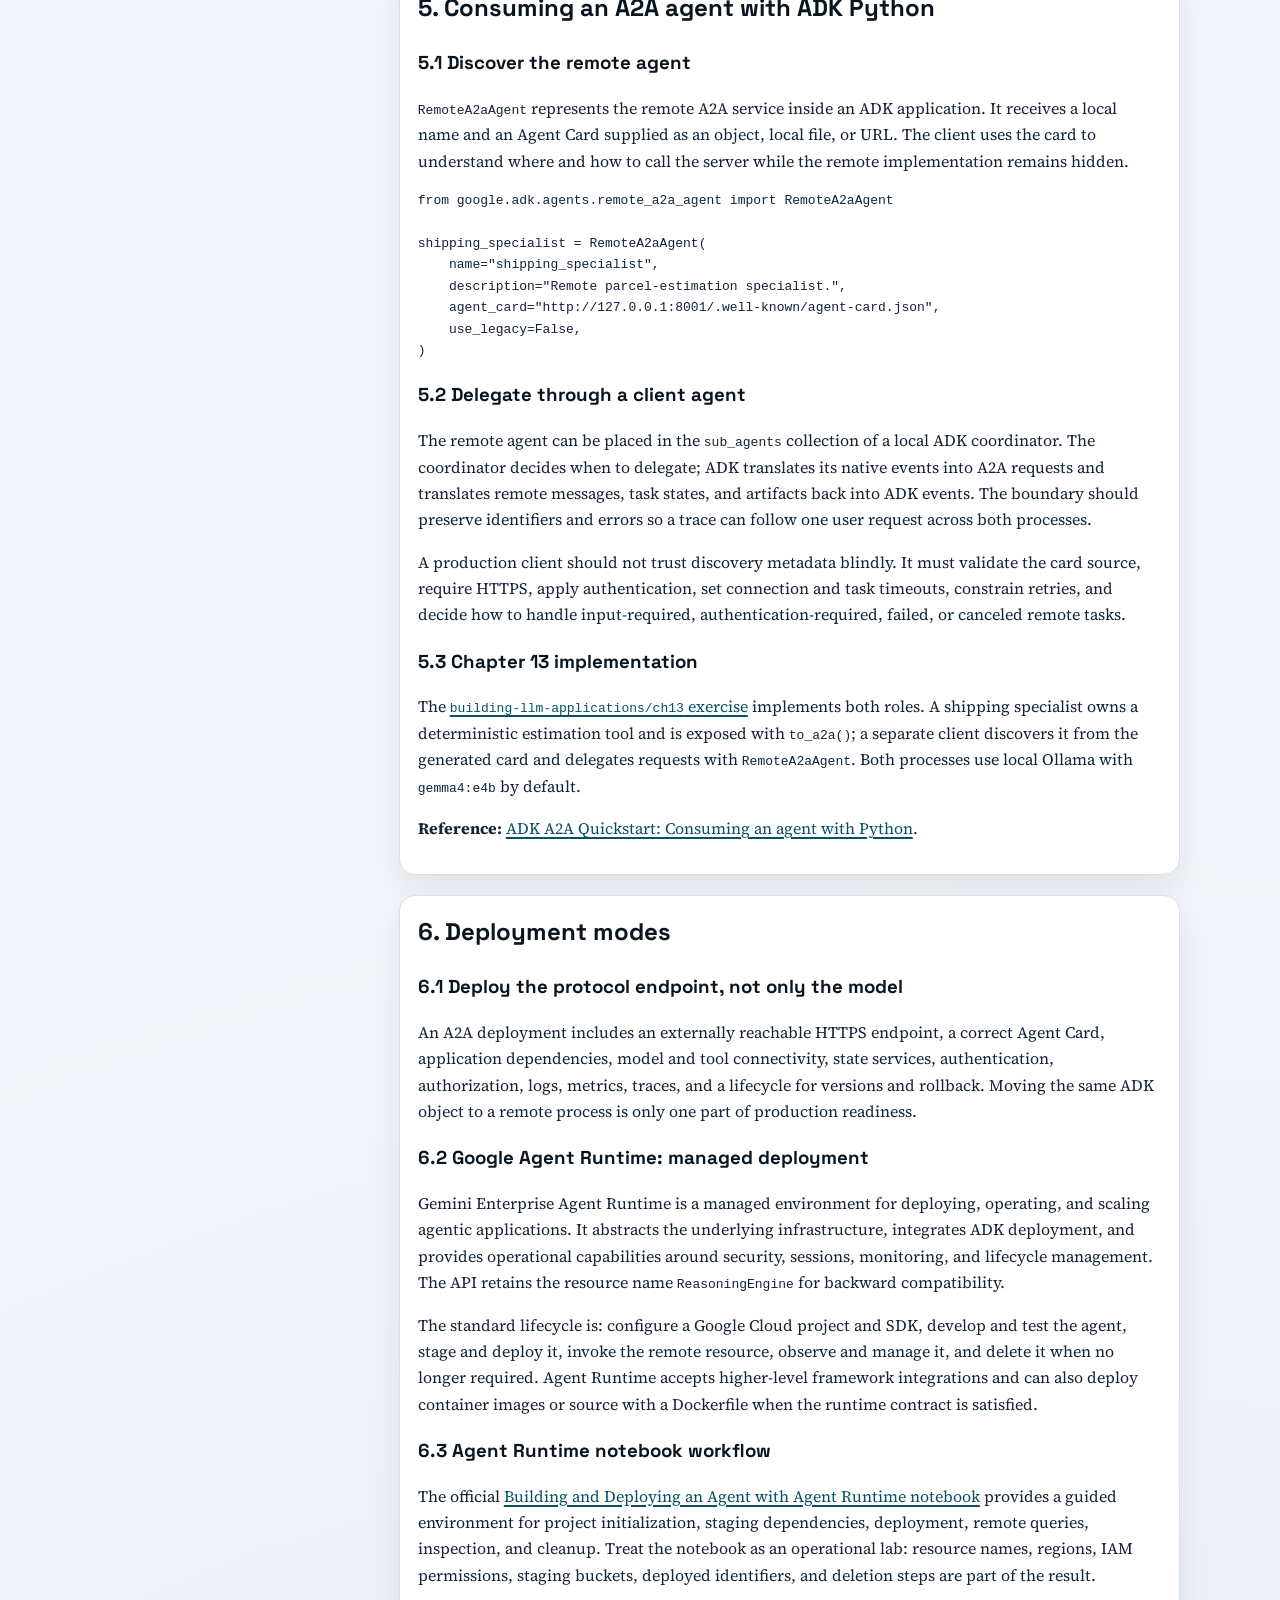
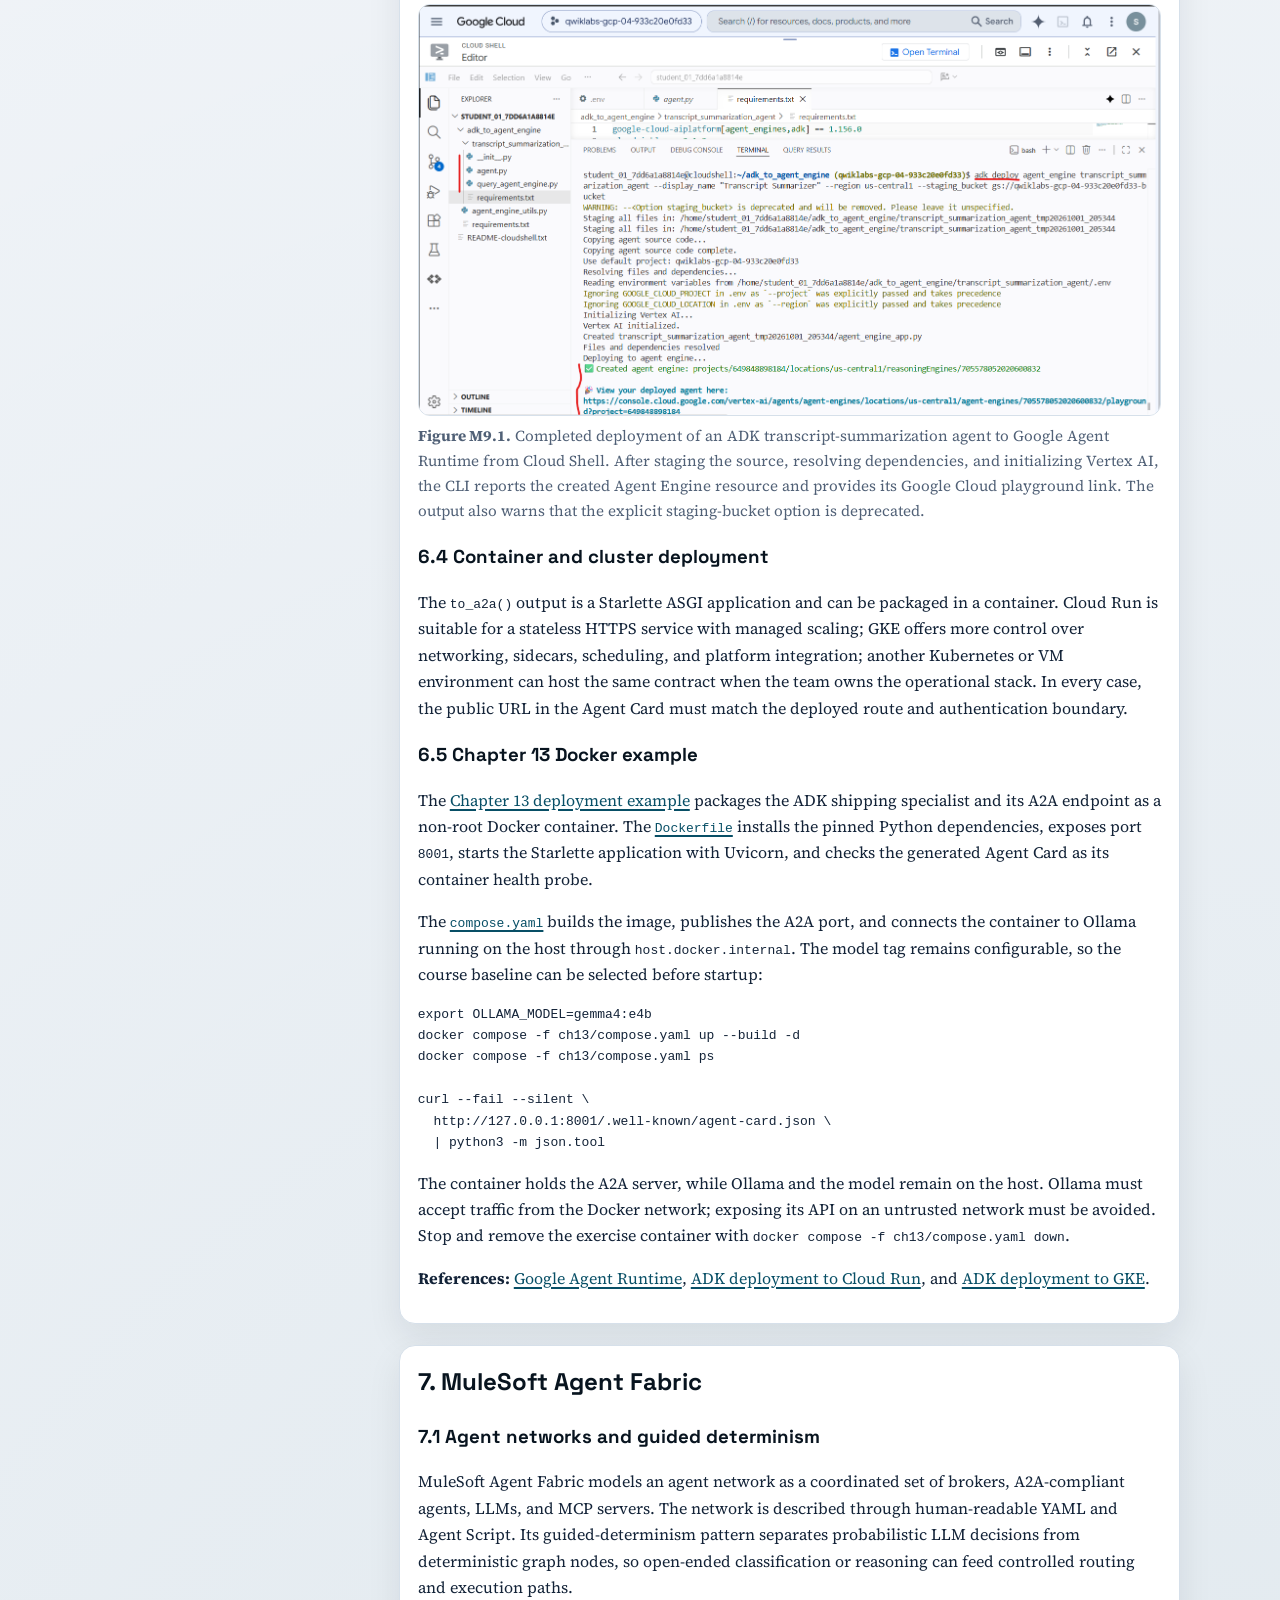
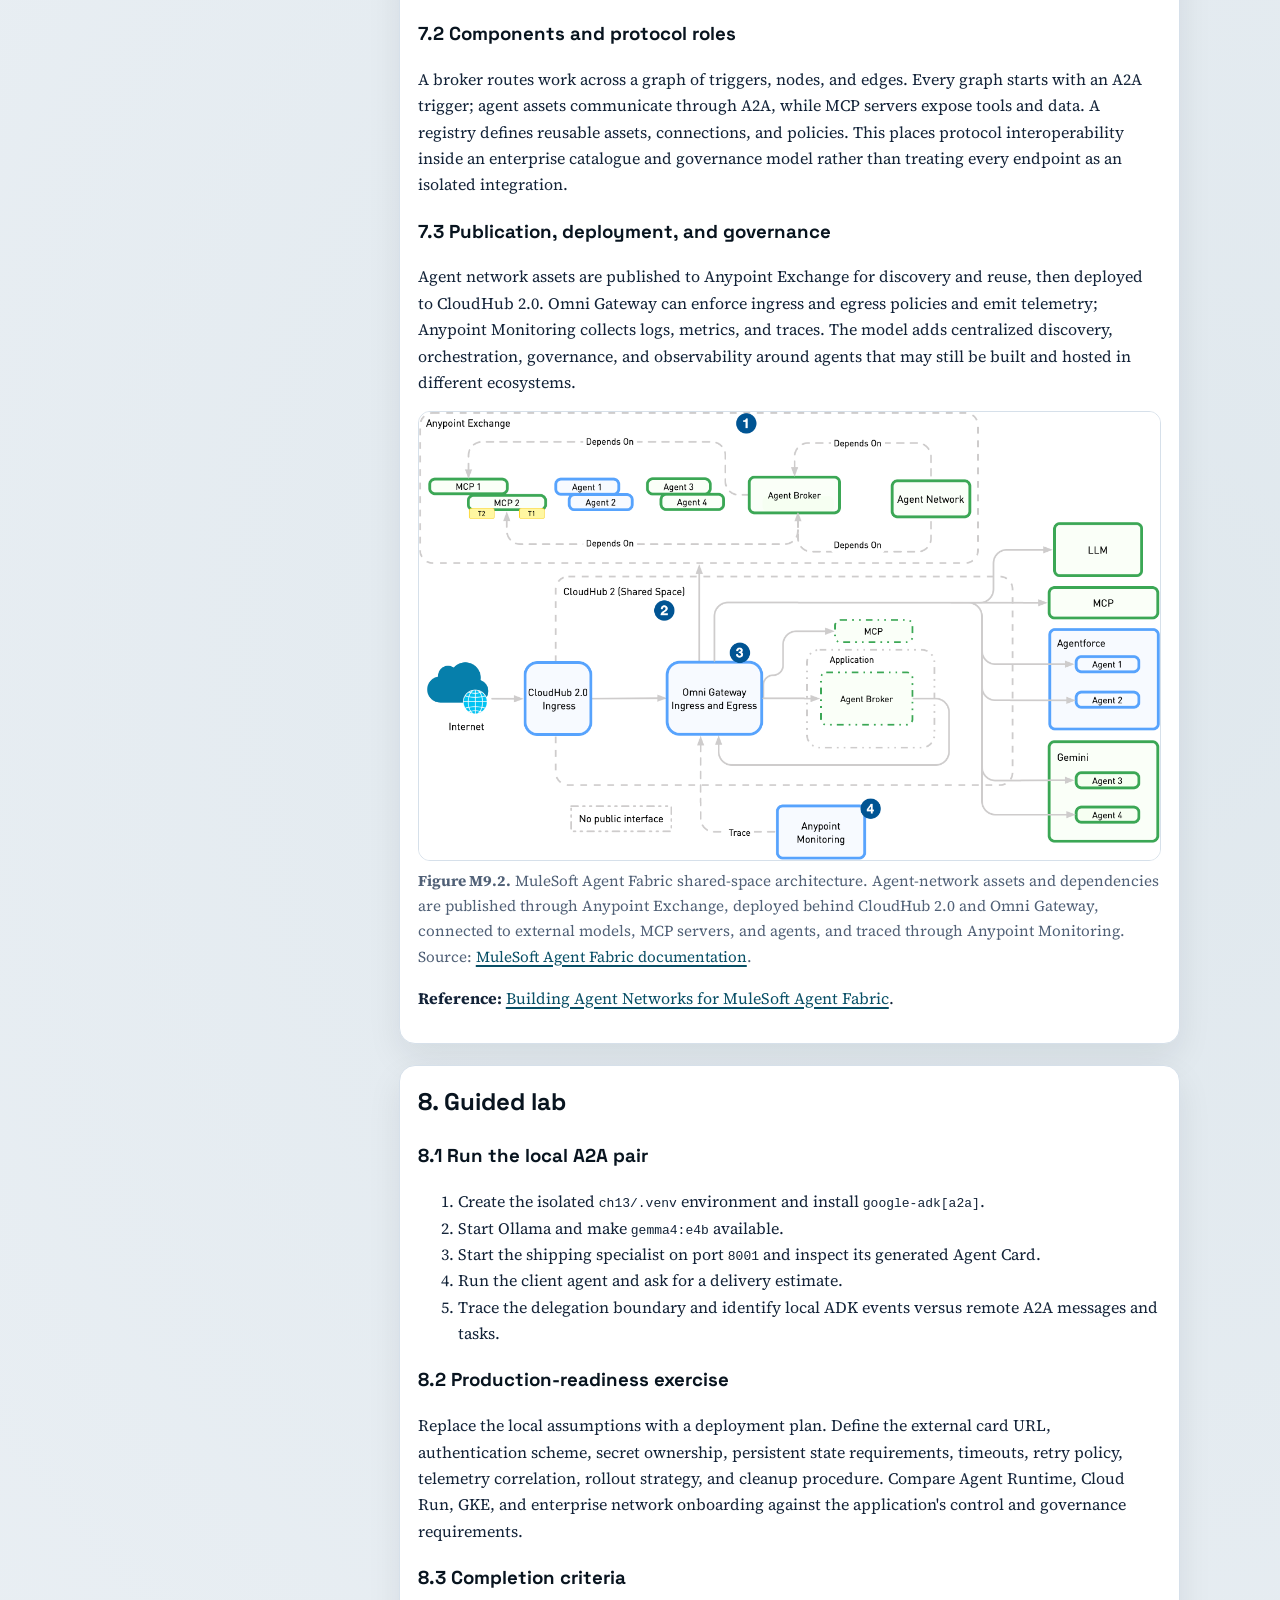
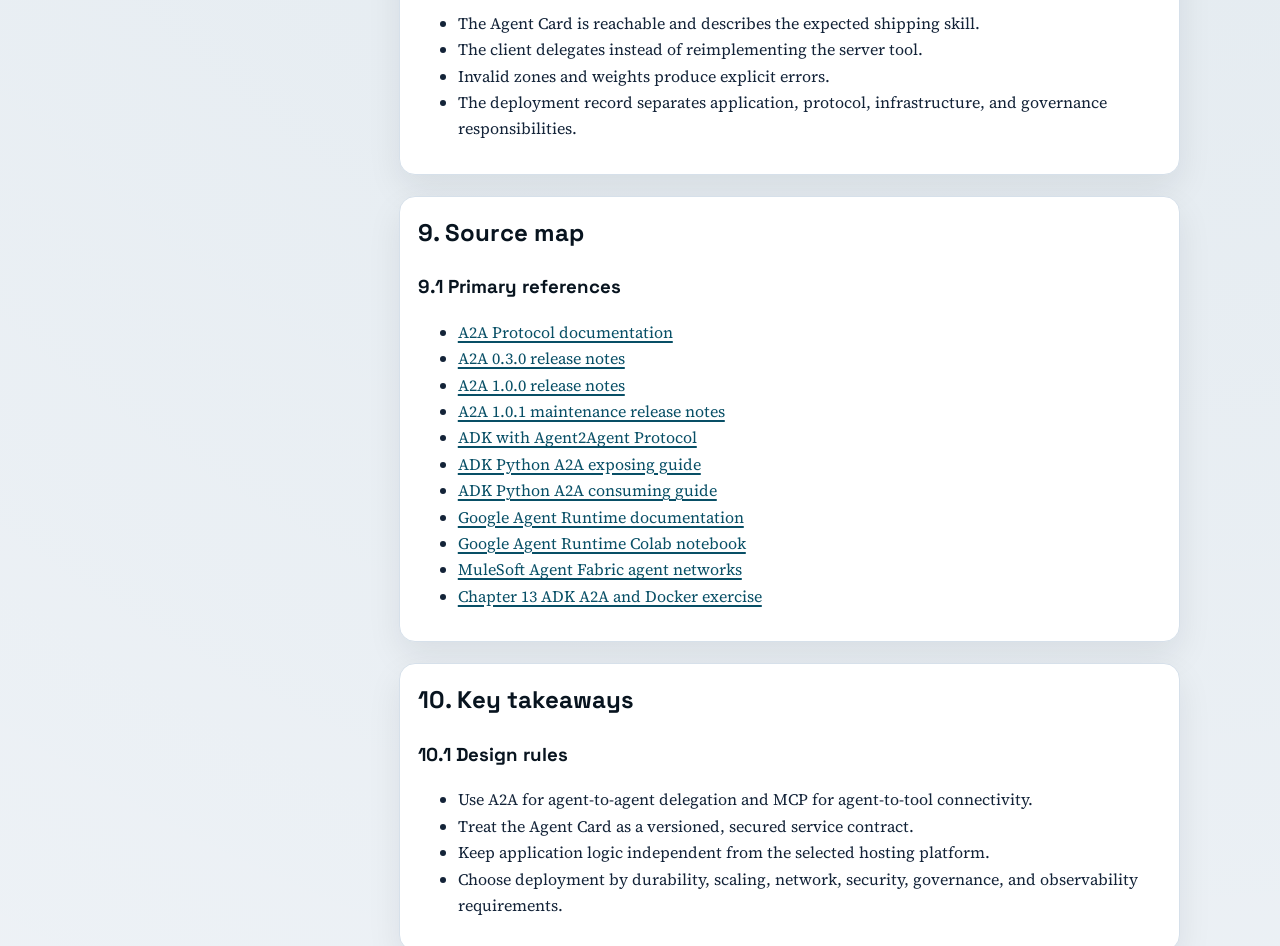
<file: site/chapters/chapter-09.html>
<!DOCTYPE html>
<html lang="en">
<head>
  <meta charset="utf-8">
  <meta name="viewport" content="width=device-width, initial-scale=1">
  <title>M9 - Agent2Agent Protocol and Agent Deployment</title>
  <link rel="preconnect" href="https://fonts.googleapis.com">
  <link rel="preconnect" href="https://fonts.gstatic.com" crossorigin>
  <link href="https://fonts.googleapis.com/css2?family=Space+Grotesk:wght@400;500;700&family=Source+Serif+4:opsz,wght@8..60,400;8..60,600&display=swap" rel="stylesheet">
  <link rel="stylesheet" href="../assets/css/site.css">
  <script defer src="../assets/js/site.js"></script>
</head>
<body id="top" data-page-lang="en">
  <div id="google_translate_element" class="translate-host" aria-hidden="true"></div>

  <header class="site-header">
    <div class="shell">
      <section class="hero">
        <p><a href="../index.html">Home</a></p>
        <h1>M9 - Agent2Agent Protocol and Agent Deployment</h1>
        <p class="hero-copy">Connect independently deployed agents through A2A, implement ADK server and client roles, and select a production deployment model.</p>
      </section>
    </div>
  </header>

  <main class="shell module-layout">
    <aside class="panel outline-panel" aria-label="Module outline">
      <h2 class="outline-title">Outline</h2>
      <nav id="outline-nav"></nav>
    </aside>

    <article class="module-main">
      <section class="panel">
        <nav class="module-nav" aria-label="Module navigation">
          <a href="chapter-08.html">M8 Previous</a>
          <span>M9</span>
          <a href="chapter-10.html">Next M10</a>
        </nav>
      </section>

      <section class="panel info-grid">
        <div>
          <h2>1. Learning outcomes</h2>
          <h3>1.1 Interoperability and deployment decisions</h3>
          <ul>
            <li>Explain the role and boundaries of the Agent2Agent protocol.</li>
            <li>Distinguish Agent Cards, messages, tasks, parts, and artifacts.</li>
            <li>Expose and consume an A2A-compatible agent with ADK Python.</li>
            <li>Compare local ASGI hosting, container platforms, Google Agent Runtime, and an enterprise agent network.</li>
          </ul>
        </div>
        <div>
          <h2>2. Topics</h2>
          <h3>2.1 Contract, implementation, operations</h3>
          <p>The module moves from the protocol contract to an executable ADK server/client pair, then separates application behavior from hosting, security, scaling, governance, and observability concerns.</p>
        </div>
      </section>

      <section class="panel">
        <h2>3. Agent2Agent protocol foundations</h2>
        <h3>3.1 Why A2A exists</h3>
        <p>Agent2Agent (A2A) is an open standard for communication and collaboration between agentic applications. It allows an agent built with one framework or operated by one organization to delegate work to another agent without learning that agent's private prompt, memory, tools, or implementation. The remote agent remains an opaque service with a declared public contract.</p>
        <p>A2A is a communication layer rather than an agent framework. ADK, LangGraph, CrewAI, Semantic Kernel, or custom code can implement the reasoning system behind an A2A endpoint. The protocol standardizes the boundary between those systems.</p>
        <h3>3.2 A2A and MCP solve different problems</h3>
        <p>MCP connects an agent to tools, APIs, and data resources. A2A connects one autonomous agentic application to another. A remote A2A agent may internally use MCP servers, but the calling agent delegates a goal and receives an agent result rather than invoking the remote tools directly. The two protocols are therefore complementary.</p>
        <h3>3.3 Actors and discoverable contracts</h3>
        <p>An A2A interaction has a user, an A2A client acting for that user, and an A2A server exposing the remote agent. Discovery begins with an <strong>Agent Card</strong>: a JSON document that declares identity, endpoint, protocol capabilities, input and output modes, skills, and authentication requirements. A client can use a well-known URL, a curated registry, or direct private configuration to locate a card.</p>
        <h3>3.4 Messages, tasks, parts, and artifacts</h3>
        <p>A <strong>Message</strong> represents one communication turn and contains one or more <strong>Parts</strong>. A part can carry text, structured data, inline bytes, or a referenced file. An <strong>Artifact</strong> is a concrete task output such as a report, image, or structured dataset. A quick stateless interaction can return a message; trackable or long-running work is represented as a <strong>Task</strong> with its own identifier and lifecycle.</p>
        <p>Tasks can move through working, input-required, authentication-required, completed, canceled, rejected, or failed states. A <code>contextId</code> groups related messages and tasks. Once a task reaches a terminal state it is immutable; a refinement creates a new task in the same context and can reference the earlier task or artifact.</p>
        <h3>3.5 Interaction and security modes</h3>
        <p>A2A uses HTTP(S) and supports request/response, Server-Sent Events for streaming updates, and push notifications for long-running work. Authentication schemes are advertised in the Agent Card, while credentials travel through standard HTTP mechanisms rather than inside prompts or task content. Production design must still define authorization, tenant isolation, secret handling, rate limits, input validation, and audit correlation.</p>

        <h3>3.6 Protocol evolution: A2A 0.3 and A2A 1.0</h3>
        <p>A2A 0.3.0 was published on 30 July 2025. It established the updated well-known Agent Card path, card signatures, extended cards, mTLS security schemes, and skill-level security declarations. A2A 1.0.0 was published on 12 March 2026 as the first stable major-version baseline. The 1.0 line retains the core concepts of agents, messages, tasks, artifacts, streaming, and push notifications while introducing breaking changes that make the protocol model more consistent and easier to evolve.</p>

        <div class="table-container">
          <table class="modern-table">
            <thead>
              <tr>
                <th>Area</th>
                <th>A2A 0.3</th>
                <th>A2A 1.0</th>
              </tr>
            </thead>
            <tbody>
              <tr>
                <td>Specification structure</td>
                <td>Application operations and transport mappings are described more closely together.</td>
                <td>The application protocol is formally separated from the JSON-RPC, gRPC, and HTTP+JSON/REST bindings.</td>
              </tr>
              <tr>
                <td>Versioning</td>
                <td>Version compatibility is less explicit at the service boundary.</td>
                <td>Clients declare the protocol version through a service parameter; unsupported versions produce a defined <code>VersionNotSupportedError</code>.</td>
              </tr>
              <tr>
                <td>Task management</td>
                <td>Focuses primarily on operations addressing individual tasks.</td>
                <td>Adds a standardized task-list operation with filtering and pagination.</td>
              </tr>
              <tr>
                <td>Push notifications</td>
                <td>Uses separate task and push-notification configuration structures.</td>
                <td>Unifies the configuration model and normalizes create, get, list, and delete operations.</td>
              </tr>
              <tr>
                <td>Agent Card</td>
                <td>Introduces signatures, extended-card retrieval, and the <code>agent-card.json</code> discovery path.</td>
                <td>Moves extended-card support into agent capabilities and standardizes the related field names.</td>
              </tr>
              <tr>
                <td>OAuth security</td>
                <td>Retains the earlier OAuth flow model alongside mTLS support.</td>
                <td>Removes implicit and password flows and adds PKCE and device-code support.</td>
              </tr>
              <tr>
                <td>Data and streaming model</td>
                <td>Contains structures and fields later marked as redundant or deprecated.</td>
                <td>Removes deprecated fields, simplifies parts and identifiers, aligns enums with ProtoJSON, and removes the redundant streaming <code>final</code> field.</td>
              </tr>
              <tr>
                <td>Interoperability</td>
                <td>Provides the pre-1.0 interoperability contract.</td>
                <td>Adds clearer compatibility responsibilities, SDK backward-compatibility guidance, and native multi-tenant context for gRPC.</td>
              </tr>
            </tbody>
          </table>
        </div>

        <p>Version 1.0 is the current stable protocol generation, but 1.0.0 is not the latest maintenance release. A2A 1.0.1 was published on 28 May 2026 with corrections to the preferred HTTP media type, transcoding-related errors, and task-status values. These patch-level corrections do not introduce another protocol generation.</p>
        <p class="source-note"><strong>Version references:</strong> <a href="https://github.com/a2aproject/A2A/releases/tag/v0.3.0" target="_blank" rel="noopener noreferrer">A2A 0.3.0 release</a>, <a href="https://github.com/a2aproject/A2A/releases/tag/v1.0.0" target="_blank" rel="noopener noreferrer">A2A 1.0.0 release</a>, and <a href="https://github.com/a2aproject/A2A/releases/tag/v1.0.1" target="_blank" rel="noopener noreferrer">A2A 1.0.1 release</a>.</p>
        <p class="source-note"><strong>Reference:</strong> <a href="https://a2a-protocol.org/latest/" target="_blank" rel="noopener noreferrer">A2A Protocol documentation</a>.</p>
      </section>

      <section class="panel">
        <h2>4. Exposing an A2A server with ADK Python</h2>
        <h3>4.1 Wrap an existing ADK agent</h3>
        <p>ADK can expose an existing <code>root_agent</code> with <code>to_a2a()</code>. The helper creates an A2A executor that bridges protocol requests to the ADK runner, request handling and in-memory task services, a Starlette application, and an Agent Card. Uvicorn serves the resulting ASGI application.</p>
        <p>The A2A protocol and SDK are not experimental, but the current ADK Python integration for <code>to_a2a()</code>, <code>A2aAgentExecutor</code>, and <code>RemoteA2aAgent</code> is explicitly marked experimental. Pin the tested ADK version and review release notes before production upgrades.</p>
        <p>Protocol compatibility must be checked independently from package installation. The validated ADK 1.39.1 environment with <code>a2a-sdk</code> 0.3.26 generated a card advertising A2A protocol version 0.3.0. Client, server, SDK, and specification versions must be aligned deliberately when either endpoint is upgraded.</p>
        <pre><code>from google.adk.a2a.utils.agent_to_a2a import to_a2a

a2a_app = to_a2a(
    root_agent,
    host="127.0.0.1",
    port=8001,
    protocol="http",
)</code></pre>
        <p>The host, protocol, and port are used in the URL advertised by the generated card; they must describe the address clients can actually reach. <code>to_a2a()</code> does not bind the network port by itself, so its configuration must match the Uvicorn command.</p>
        <h3>4.2 Agent Card and server responsibilities</h3>
        <p>ADK can generate the card from the agent metadata or accept an explicit <code>AgentCard</code> object or JSON file. Automatic generation is convenient for the first integration; an explicit card gives stronger control over stable skills, authentication declarations, supported modes, versioning, and public service URLs.</p>
        <p>The default helper uses in-memory session, task, artifact, credential, and push-notification services. These are appropriate for a local exercise but not automatically durable across restarts or replicas. Production hosting must supply persistent services where task recovery and horizontal scaling require them.</p>
        <h3>4.3 Local server command</h3>
        <pre><code>uvicorn ch13.a2a_server.agent:a2a_app \
  --host 127.0.0.1 --port 8001

curl http://127.0.0.1:8001/.well-known/agent-card.json</code></pre>
        <p class="source-note"><strong>Reference:</strong> <a href="https://adk.dev/a2a/quickstart-exposing/" target="_blank" rel="noopener noreferrer">ADK A2A Quickstart: Exposing an agent with Python</a>.</p>
      </section>

      <section class="panel">
        <h2>5. Consuming an A2A agent with ADK Python</h2>
        <h3>5.1 Discover the remote agent</h3>
        <p><code>RemoteA2aAgent</code> represents the remote A2A service inside an ADK application. It receives a local name and an Agent Card supplied as an object, local file, or URL. The client uses the card to understand where and how to call the server while the remote implementation remains hidden.</p>
        <pre><code>from google.adk.agents.remote_a2a_agent import RemoteA2aAgent

shipping_specialist = RemoteA2aAgent(
    name="shipping_specialist",
    description="Remote parcel-estimation specialist.",
    agent_card="http://127.0.0.1:8001/.well-known/agent-card.json",
    use_legacy=False,
)</code></pre>
        <h3>5.2 Delegate through a client agent</h3>
        <p>The remote agent can be placed in the <code>sub_agents</code> collection of a local ADK coordinator. The coordinator decides when to delegate; ADK translates its native events into A2A requests and translates remote messages, task states, and artifacts back into ADK events. The boundary should preserve identifiers and errors so a trace can follow one user request across both processes.</p>
        <p>A production client should not trust discovery metadata blindly. It must validate the card source, require HTTPS, apply authentication, set connection and task timeouts, constrain retries, and decide how to handle input-required, authentication-required, failed, or canceled remote tasks.</p>
        <h3>5.3 Chapter 13 implementation</h3>
        <p>The <a href="https://github.com/thimotyb/building-llm-applications/tree/main/ch13" target="_blank" rel="noopener noreferrer"><code>building-llm-applications/ch13</code> exercise</a> implements both roles. A shipping specialist owns a deterministic estimation tool and is exposed with <code>to_a2a()</code>; a separate client discovers it from the generated card and delegates requests with <code>RemoteA2aAgent</code>. Both processes use local Ollama with <code>gemma4:e4b</code> by default.</p>
        <p class="source-note"><strong>Reference:</strong> <a href="https://adk.dev/a2a/quickstart-consuming/" target="_blank" rel="noopener noreferrer">ADK A2A Quickstart: Consuming an agent with Python</a>.</p>
      </section>

      <section class="panel">
        <h2>6. Deployment modes</h2>
        <h3>6.1 Deploy the protocol endpoint, not only the model</h3>
        <p>An A2A deployment includes an externally reachable HTTPS endpoint, a correct Agent Card, application dependencies, model and tool connectivity, state services, authentication, authorization, logs, metrics, traces, and a lifecycle for versions and rollback. Moving the same ADK object to a remote process is only one part of production readiness.</p>
        <h3>6.2 Google Agent Runtime: managed deployment</h3>
        <p>Gemini Enterprise Agent Runtime is a managed environment for deploying, operating, and scaling agentic applications. It abstracts the underlying infrastructure, integrates ADK deployment, and provides operational capabilities around security, sessions, monitoring, and lifecycle management. The API retains the resource name <code>ReasoningEngine</code> for backward compatibility.</p>
        <p>The standard lifecycle is: configure a Google Cloud project and SDK, develop and test the agent, stage and deploy it, invoke the remote resource, observe and manage it, and delete it when no longer required. Agent Runtime accepts higher-level framework integrations and can also deploy container images or source with a Dockerfile when the runtime contract is satisfied.</p>
        <h3>6.3 Agent Runtime notebook workflow</h3>
        <p>The official <a href="https://colab.research.google.com/github/GoogleCloudPlatform/generative-ai/blob/main/gemini/agent-engine/intro_agent_engine.ipynb?hl=it" target="_blank" rel="noopener noreferrer">Building and Deploying an Agent with Agent Runtime notebook</a> provides a guided environment for project initialization, staging dependencies, deployment, remote queries, inspection, and cleanup. Treat the notebook as an operational lab: resource names, regions, IAM permissions, staging buckets, deployed identifiers, and deletion steps are part of the result.</p>

        <figure class="module-figure" data-zoomable>
          <img src="../assets/images/agentruntime-Screenshot 2026-10-01 225411.png" alt="Google Cloud Shell Editor showing a completed ADK deployment of a transcript-summarization agent, including the created Agent Engine resource and its Google Cloud playground link.">
          <figcaption><strong>Figure M9.1.</strong> Completed deployment of an ADK transcript-summarization agent to Google Agent Runtime from Cloud Shell. After staging the source, resolving dependencies, and initializing Vertex AI, the CLI reports the created Agent Engine resource and provides its Google Cloud playground link. The output also warns that the explicit staging-bucket option is deprecated.</figcaption>
        </figure>

        <h3>6.4 Container and cluster deployment</h3>
        <p>The <code>to_a2a()</code> output is a Starlette ASGI application and can be packaged in a container. Cloud Run is suitable for a stateless HTTPS service with managed scaling; GKE offers more control over networking, sidecars, scheduling, and platform integration; another Kubernetes or VM environment can host the same contract when the team owns the operational stack. In every case, the public URL in the Agent Card must match the deployed route and authentication boundary.</p>
        <h3>6.5 Chapter 13 Docker example</h3>
        <p>The <a href="https://github.com/thimotyb/building-llm-applications/tree/main/ch13" target="_blank" rel="noopener noreferrer">Chapter 13 deployment example</a> packages the ADK shipping specialist and its A2A endpoint as a non-root Docker container. The <a href="https://github.com/thimotyb/building-llm-applications/blob/main/ch13/Dockerfile" target="_blank" rel="noopener noreferrer"><code>Dockerfile</code></a> installs the pinned Python dependencies, exposes port <code>8001</code>, starts the Starlette application with Uvicorn, and checks the generated Agent Card as its container health probe.</p>
        <p>The <a href="https://github.com/thimotyb/building-llm-applications/blob/main/ch13/compose.yaml" target="_blank" rel="noopener noreferrer"><code>compose.yaml</code></a> builds the image, publishes the A2A port, and connects the container to Ollama running on the host through <code>host.docker.internal</code>. The model tag remains configurable, so the course baseline can be selected before startup:</p>
        <pre><code>export OLLAMA_MODEL=gemma4:e4b
docker compose -f ch13/compose.yaml up --build -d
docker compose -f ch13/compose.yaml ps

curl --fail --silent \
  http://127.0.0.1:8001/.well-known/agent-card.json \
  | python3 -m json.tool</code></pre>
        <p>The container holds the A2A server, while Ollama and the model remain on the host. Ollama must accept traffic from the Docker network; exposing its API on an untrusted network must be avoided. Stop and remove the exercise container with <code>docker compose -f ch13/compose.yaml down</code>.</p>
        <p class="source-note"><strong>References:</strong> <a href="https://docs.cloud.google.com/gemini-enterprise-agent-platform/build/runtime?hl=it" target="_blank" rel="noopener noreferrer">Google Agent Runtime</a>, <a href="https://adk.dev/deploy/cloud-run/" target="_blank" rel="noopener noreferrer">ADK deployment to Cloud Run</a>, and <a href="https://adk.dev/deploy/gke/" target="_blank" rel="noopener noreferrer">ADK deployment to GKE</a>.</p>
      </section>

      <section class="panel">
        <h2>7. MuleSoft Agent Fabric</h2>
        <h3>7.1 Agent networks and guided determinism</h3>
        <p>MuleSoft Agent Fabric models an agent network as a coordinated set of brokers, A2A-compliant agents, LLMs, and MCP servers. The network is described through human-readable YAML and Agent Script. Its guided-determinism pattern separates probabilistic LLM decisions from deterministic graph nodes, so open-ended classification or reasoning can feed controlled routing and execution paths.</p>
        <h3>7.2 Components and protocol roles</h3>
        <p>A broker routes work across a graph of triggers, nodes, and edges. Every graph starts with an A2A trigger; agent assets communicate through A2A, while MCP servers expose tools and data. A registry defines reusable assets, connections, and policies. This places protocol interoperability inside an enterprise catalogue and governance model rather than treating every endpoint as an isolated integration.</p>
        <h3>7.3 Publication, deployment, and governance</h3>
        <p>Agent network assets are published to Anypoint Exchange for discovery and reuse, then deployed to CloudHub 2.0. Omni Gateway can enforce ingress and egress policies and emit telemetry; Anypoint Monitoring collects logs, metrics, and traces. The model adds centralized discovery, orchestration, governance, and observability around agents that may still be built and hosted in different ecosystems.</p>

        <figure class="module-figure" data-zoomable>
          <img src="../assets/images/m9-mulesoft-agent-fabric-architecture.png" alt="MuleSoft Agent Fabric shared-space architecture with Anypoint Exchange, CloudHub 2.0, Omni Gateway, Anypoint Monitoring, agent brokers, MCP servers, LLMs, Agentforce agents, and Gemini agents.">
          <figcaption><strong>Figure M9.2.</strong> MuleSoft Agent Fabric shared-space architecture. Agent-network assets and dependencies are published through Anypoint Exchange, deployed behind CloudHub 2.0 and Omni Gateway, connected to external models, MCP servers, and agents, and traced through Anypoint Monitoring. Source: <a href="https://docs.mulesoft.com/agent-network/latest/af-agent-networks" target="_blank" rel="noopener noreferrer">MuleSoft Agent Fabric documentation</a>.</figcaption>
        </figure>

        <p class="source-note"><strong>Reference:</strong> <a href="https://docs.mulesoft.com/agent-network/latest/af-agent-networks" target="_blank" rel="noopener noreferrer">Building Agent Networks for MuleSoft Agent Fabric</a>.</p>
      </section>

      <section class="panel">
        <h2>8. Guided lab</h2>
        <h3>8.1 Run the local A2A pair</h3>
        <ol>
          <li>Create the isolated <code>ch13/.venv</code> environment and install <code>google-adk[a2a]</code>.</li>
          <li>Start Ollama and make <code>gemma4:e4b</code> available.</li>
          <li>Start the shipping specialist on port <code>8001</code> and inspect its generated Agent Card.</li>
          <li>Run the client agent and ask for a delivery estimate.</li>
          <li>Trace the delegation boundary and identify local ADK events versus remote A2A messages and tasks.</li>
        </ol>
        <h3>8.2 Production-readiness exercise</h3>
        <p>Replace the local assumptions with a deployment plan. Define the external card URL, authentication scheme, secret ownership, persistent state requirements, timeouts, retry policy, telemetry correlation, rollout strategy, and cleanup procedure. Compare Agent Runtime, Cloud Run, GKE, and enterprise network onboarding against the application's control and governance requirements.</p>
        <h3>8.3 Completion criteria</h3>
        <ul>
          <li>The Agent Card is reachable and describes the expected shipping skill.</li>
          <li>The client delegates instead of reimplementing the server tool.</li>
          <li>Invalid zones and weights produce explicit errors.</li>
          <li>The deployment record separates application, protocol, infrastructure, and governance responsibilities.</li>
        </ul>
      </section>

      <section class="panel">
        <h2>9. Source map</h2>
        <h3>9.1 Primary references</h3>
        <ul>
          <li><a href="https://a2a-protocol.org/latest/" target="_blank" rel="noopener noreferrer">A2A Protocol documentation</a></li>
          <li><a href="https://github.com/a2aproject/A2A/releases/tag/v0.3.0" target="_blank" rel="noopener noreferrer">A2A 0.3.0 release notes</a></li>
          <li><a href="https://github.com/a2aproject/A2A/releases/tag/v1.0.0" target="_blank" rel="noopener noreferrer">A2A 1.0.0 release notes</a></li>
          <li><a href="https://github.com/a2aproject/A2A/releases/tag/v1.0.1" target="_blank" rel="noopener noreferrer">A2A 1.0.1 maintenance release notes</a></li>
          <li><a href="https://adk.dev/a2a/" target="_blank" rel="noopener noreferrer">ADK with Agent2Agent Protocol</a></li>
          <li><a href="https://adk.dev/a2a/quickstart-exposing/" target="_blank" rel="noopener noreferrer">ADK Python A2A exposing guide</a></li>
          <li><a href="https://adk.dev/a2a/quickstart-consuming/" target="_blank" rel="noopener noreferrer">ADK Python A2A consuming guide</a></li>
          <li><a href="https://docs.cloud.google.com/gemini-enterprise-agent-platform/build/runtime?hl=it" target="_blank" rel="noopener noreferrer">Google Agent Runtime documentation</a></li>
          <li><a href="https://colab.research.google.com/github/GoogleCloudPlatform/generative-ai/blob/main/gemini/agent-engine/intro_agent_engine.ipynb?hl=it" target="_blank" rel="noopener noreferrer">Google Agent Runtime Colab notebook</a></li>
          <li><a href="https://docs.mulesoft.com/agent-network/latest/af-agent-networks" target="_blank" rel="noopener noreferrer">MuleSoft Agent Fabric agent networks</a></li>
          <li><a href="https://github.com/thimotyb/building-llm-applications/tree/main/ch13" target="_blank" rel="noopener noreferrer">Chapter 13 ADK A2A and Docker exercise</a></li>
        </ul>
      </section>

      <section class="panel">
        <h2>10. Key takeaways</h2>
        <h3>10.1 Design rules</h3>
        <ul>
          <li>Use A2A for agent-to-agent delegation and MCP for agent-to-tool connectivity.</li>
          <li>Treat the Agent Card as a versioned, secured service contract.</li>
          <li>Keep application logic independent from the selected hosting platform.</li>
          <li>Choose deployment by durability, scaling, network, security, governance, and observability requirements.</li>
        </ul>
      </section>
    </article>
  </main>

  <script src="//translate.google.com/translate_a/element.js?cb=googleTranslateElementInit"></script>
</body>
</html>
</file>
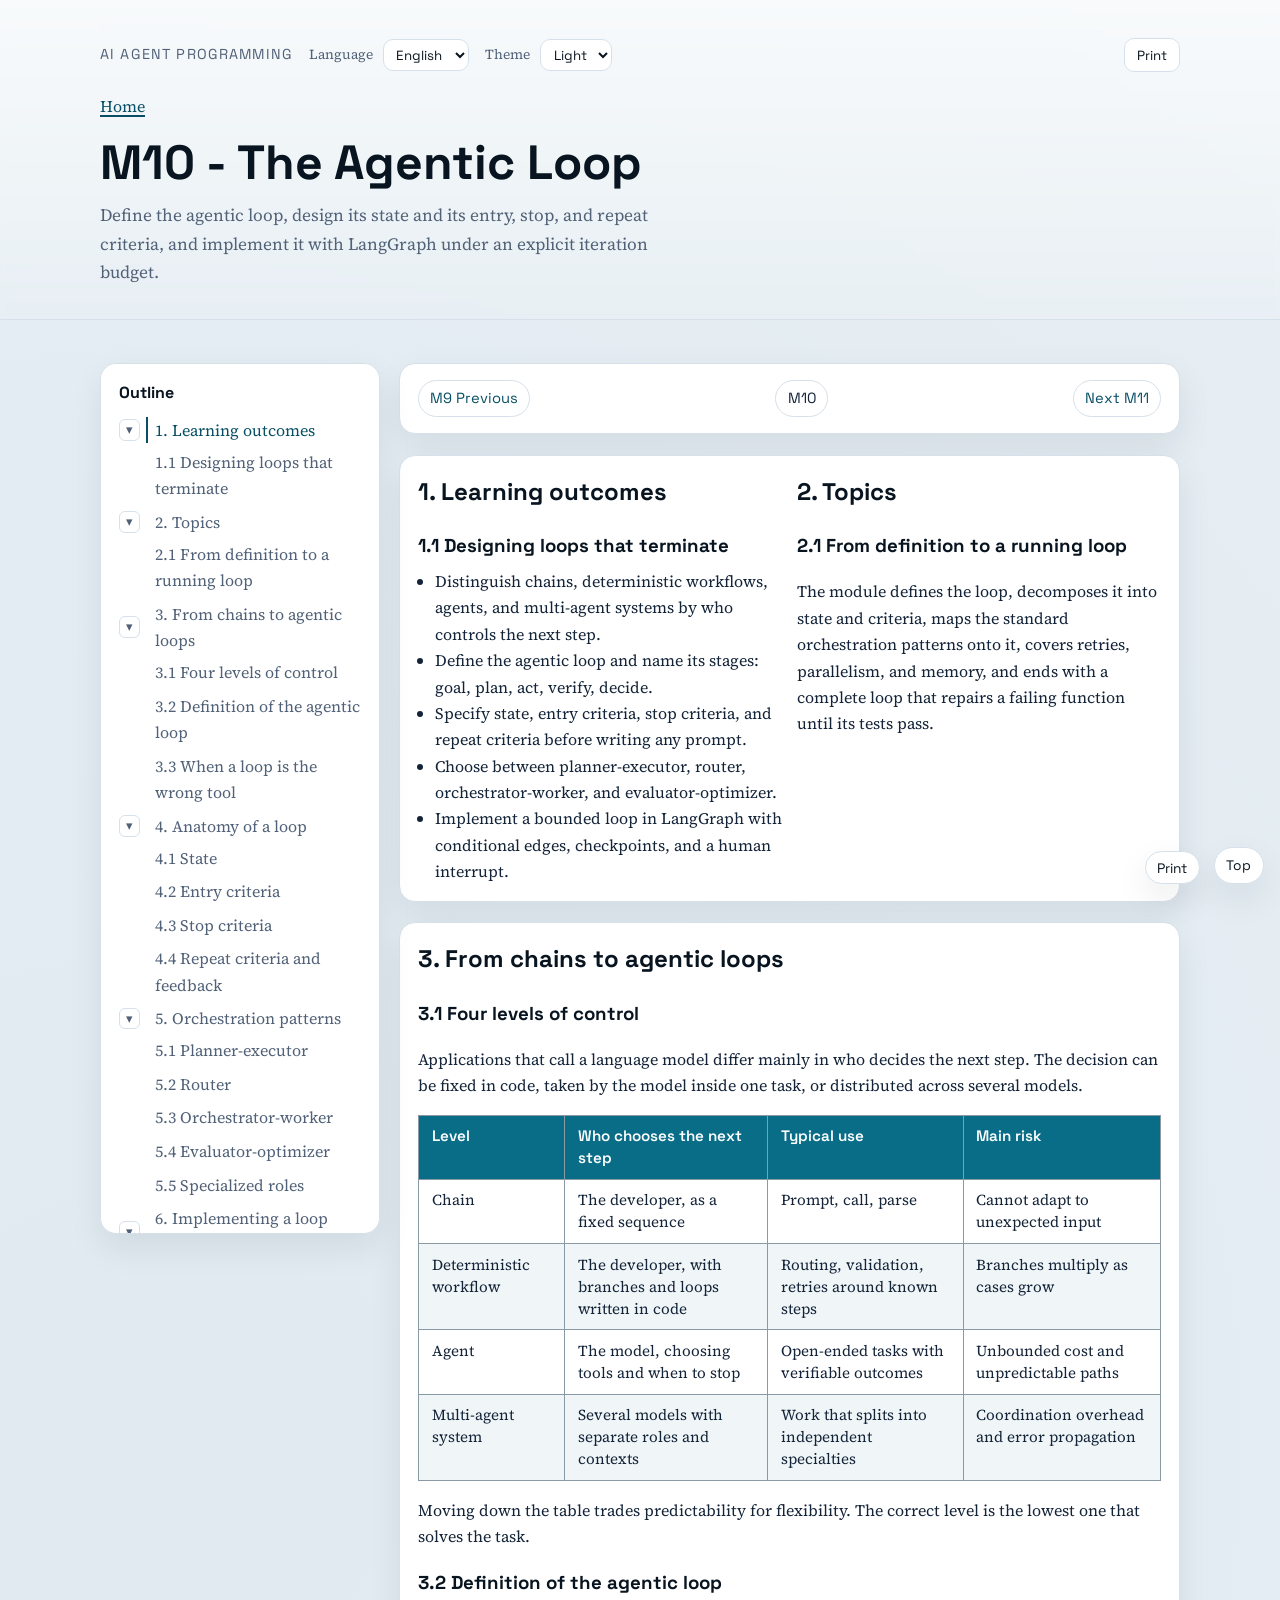
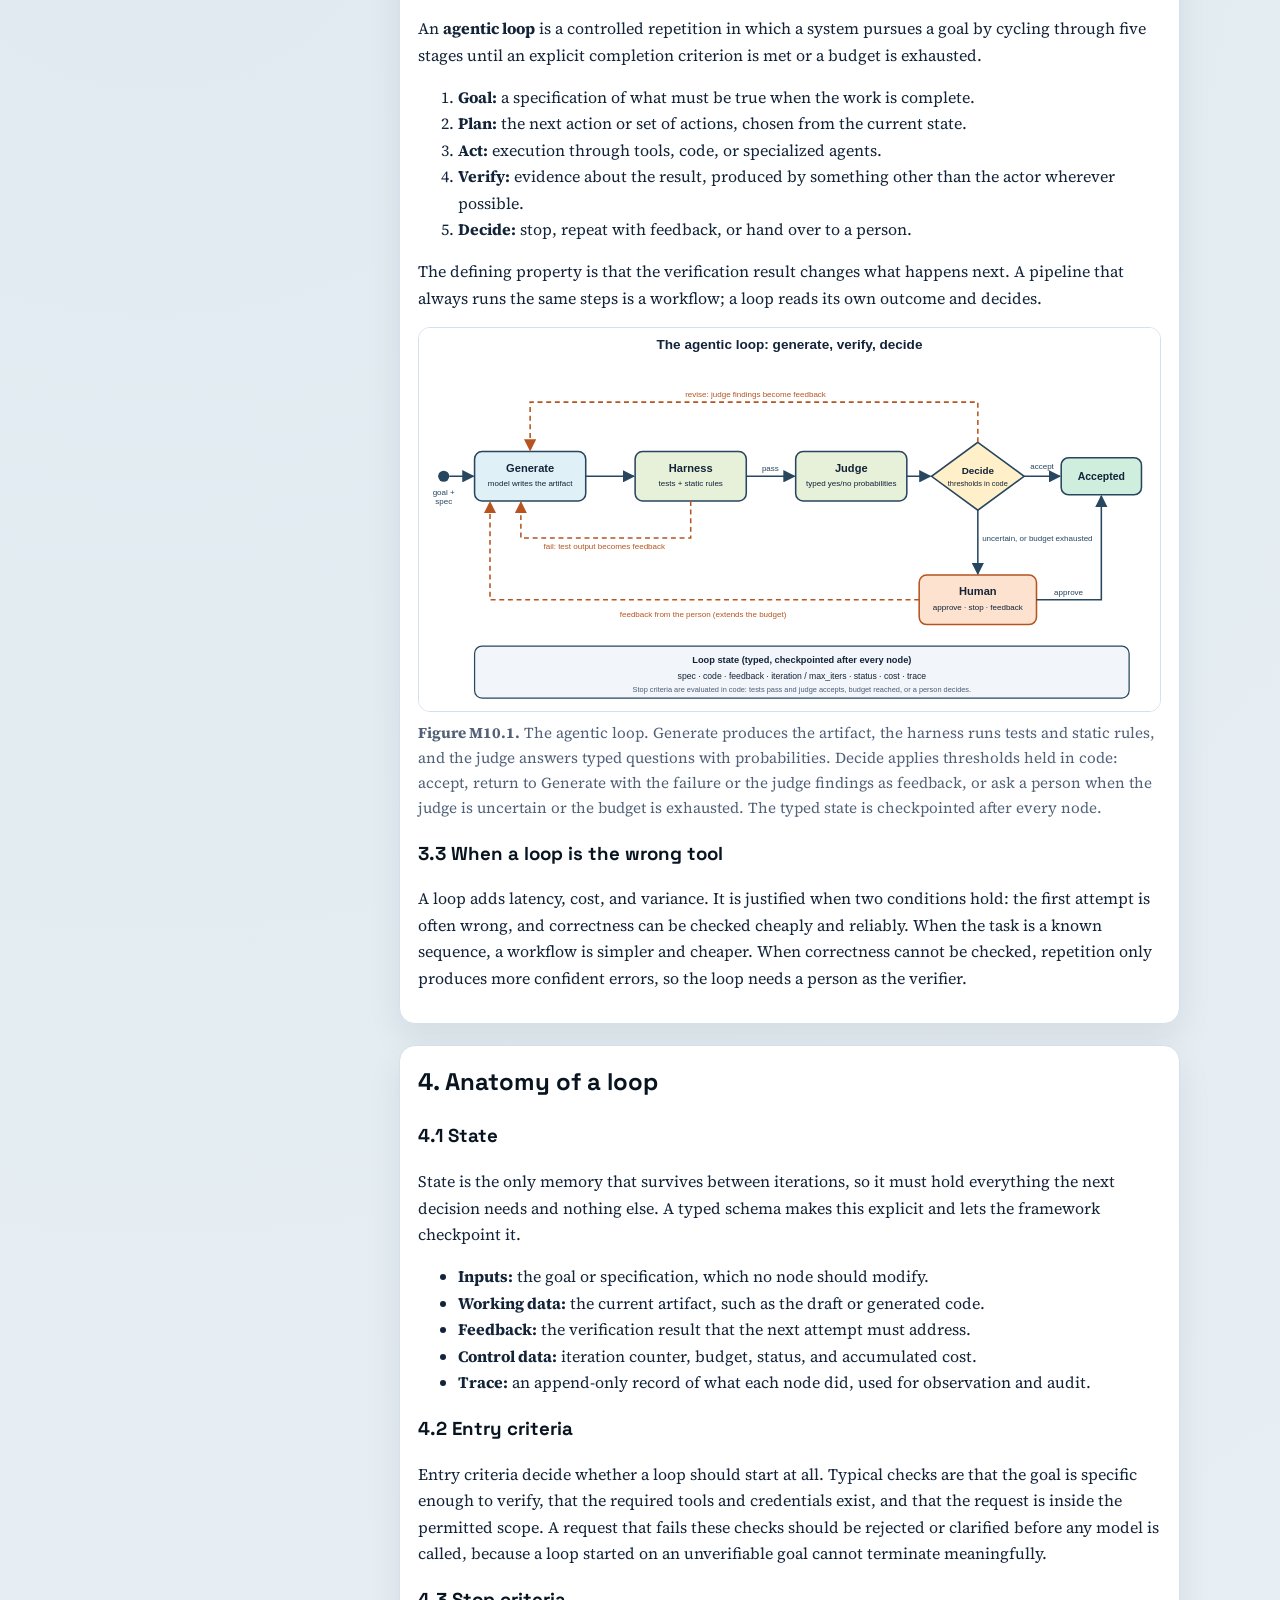
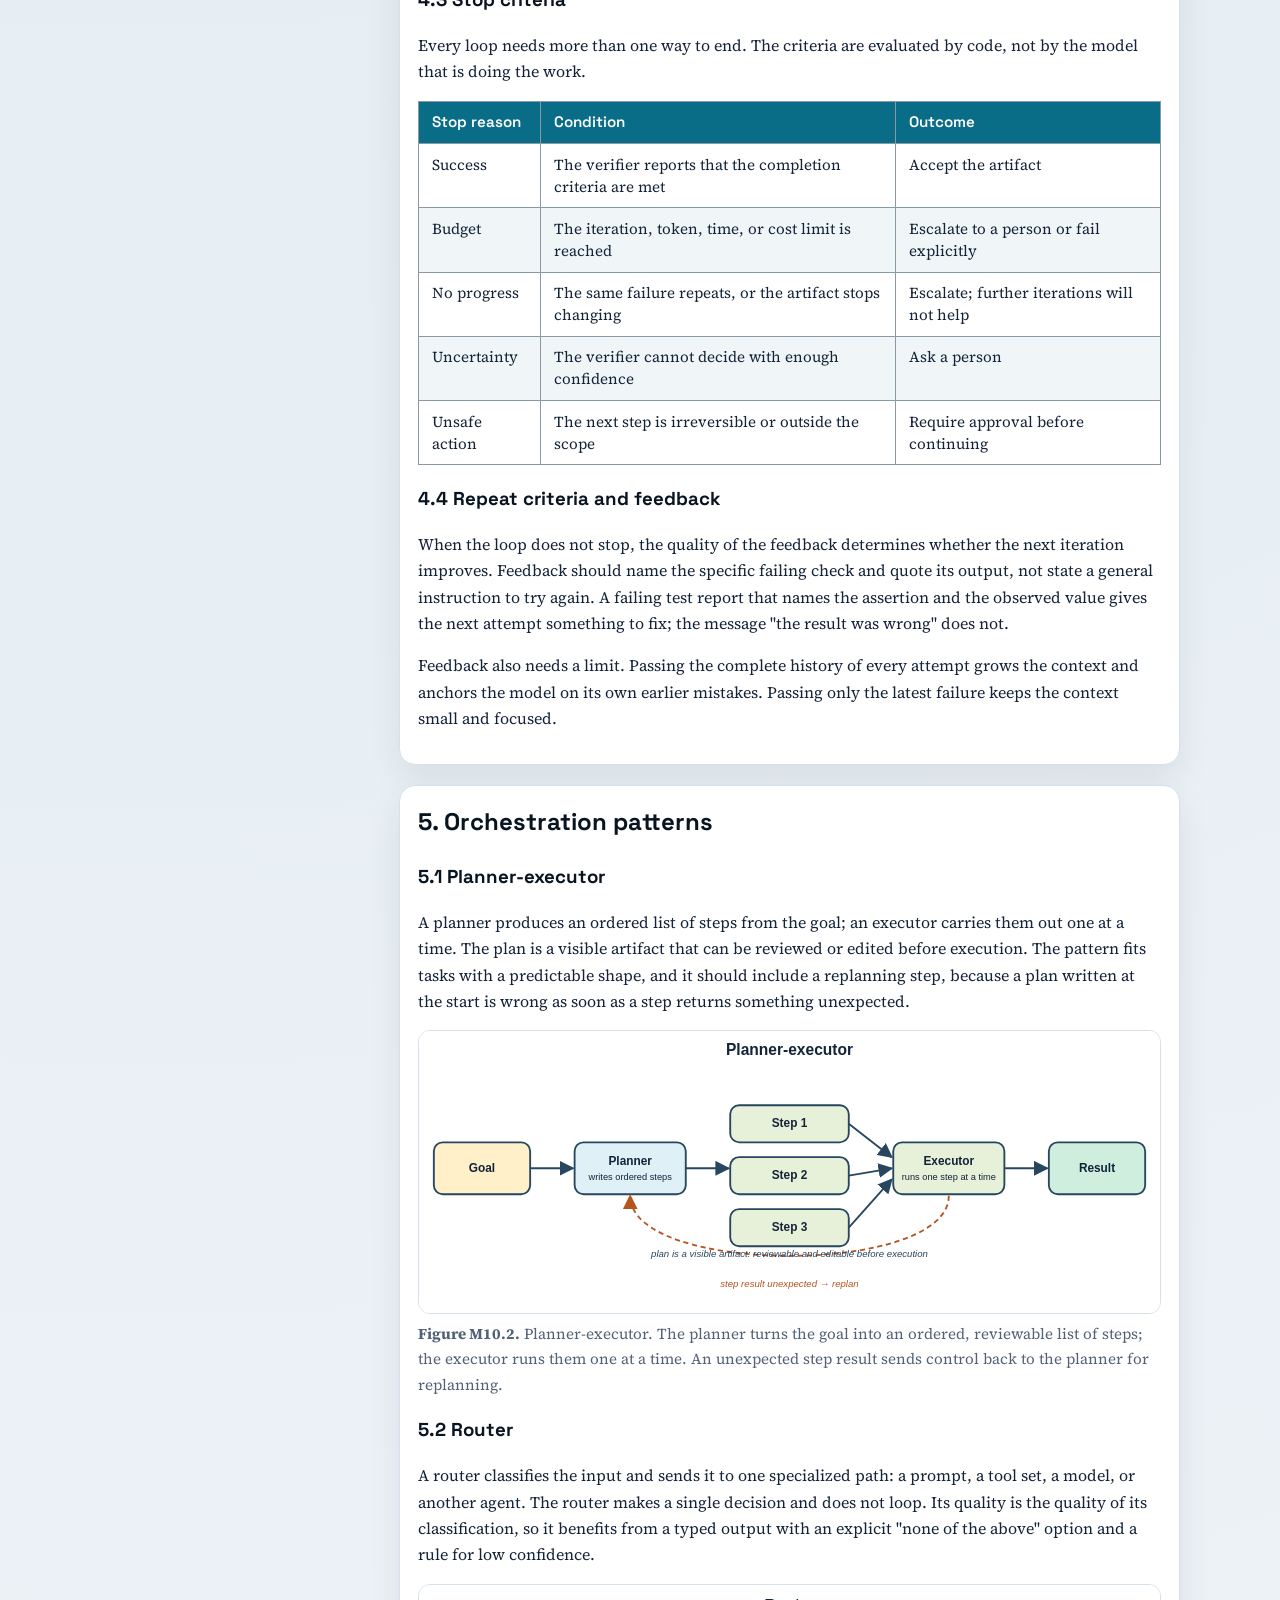
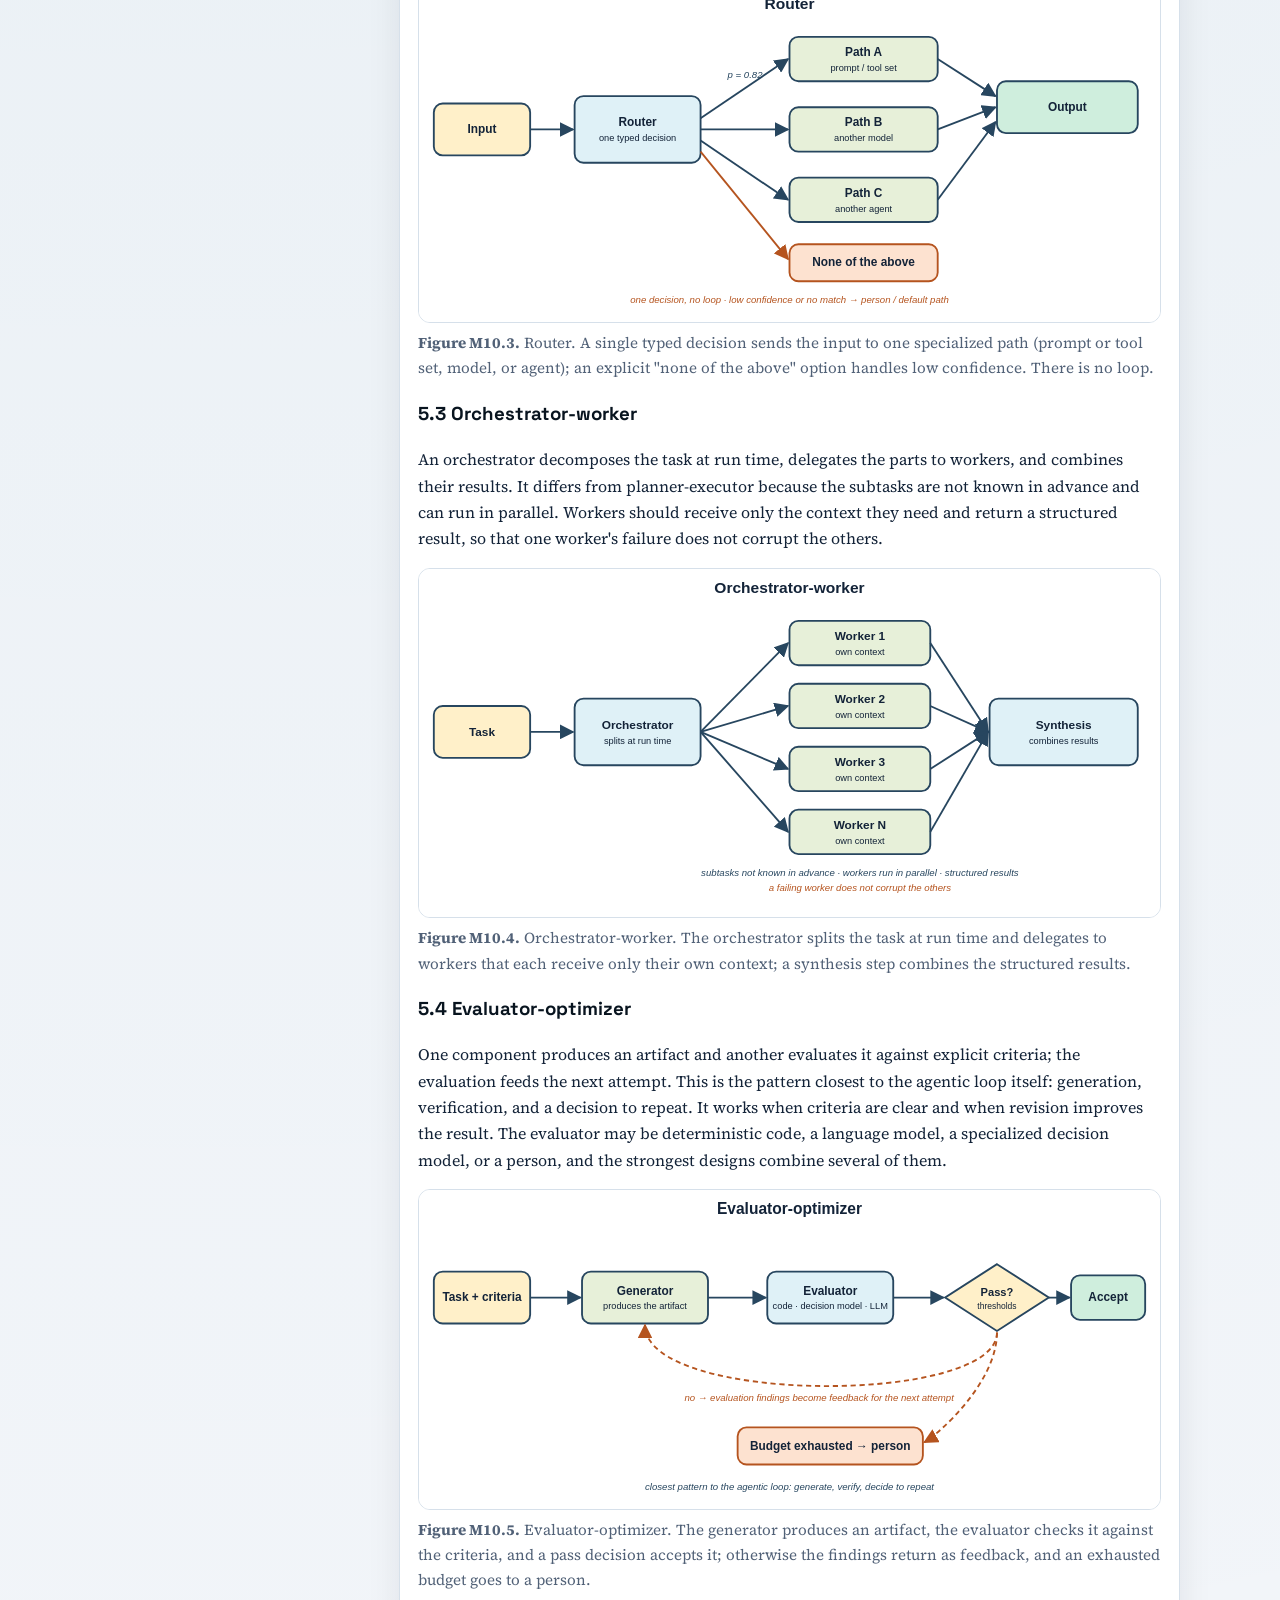
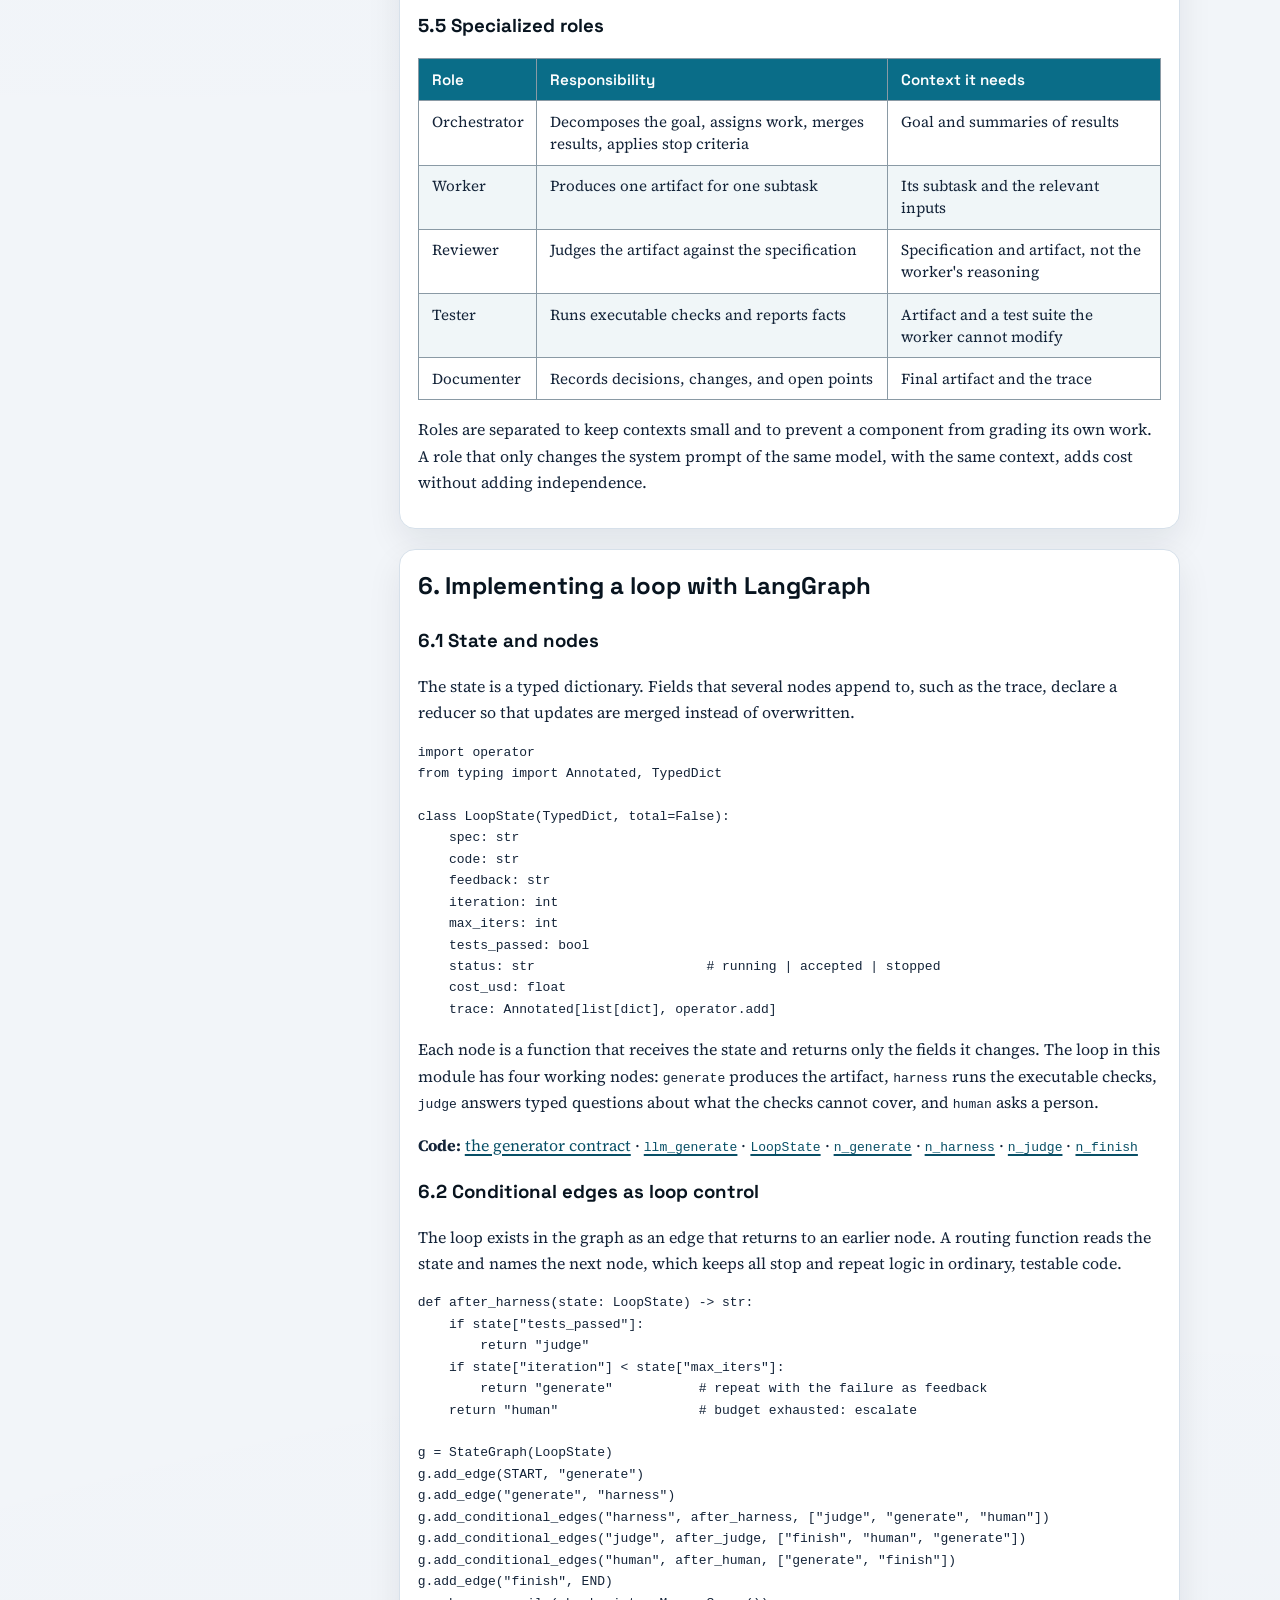
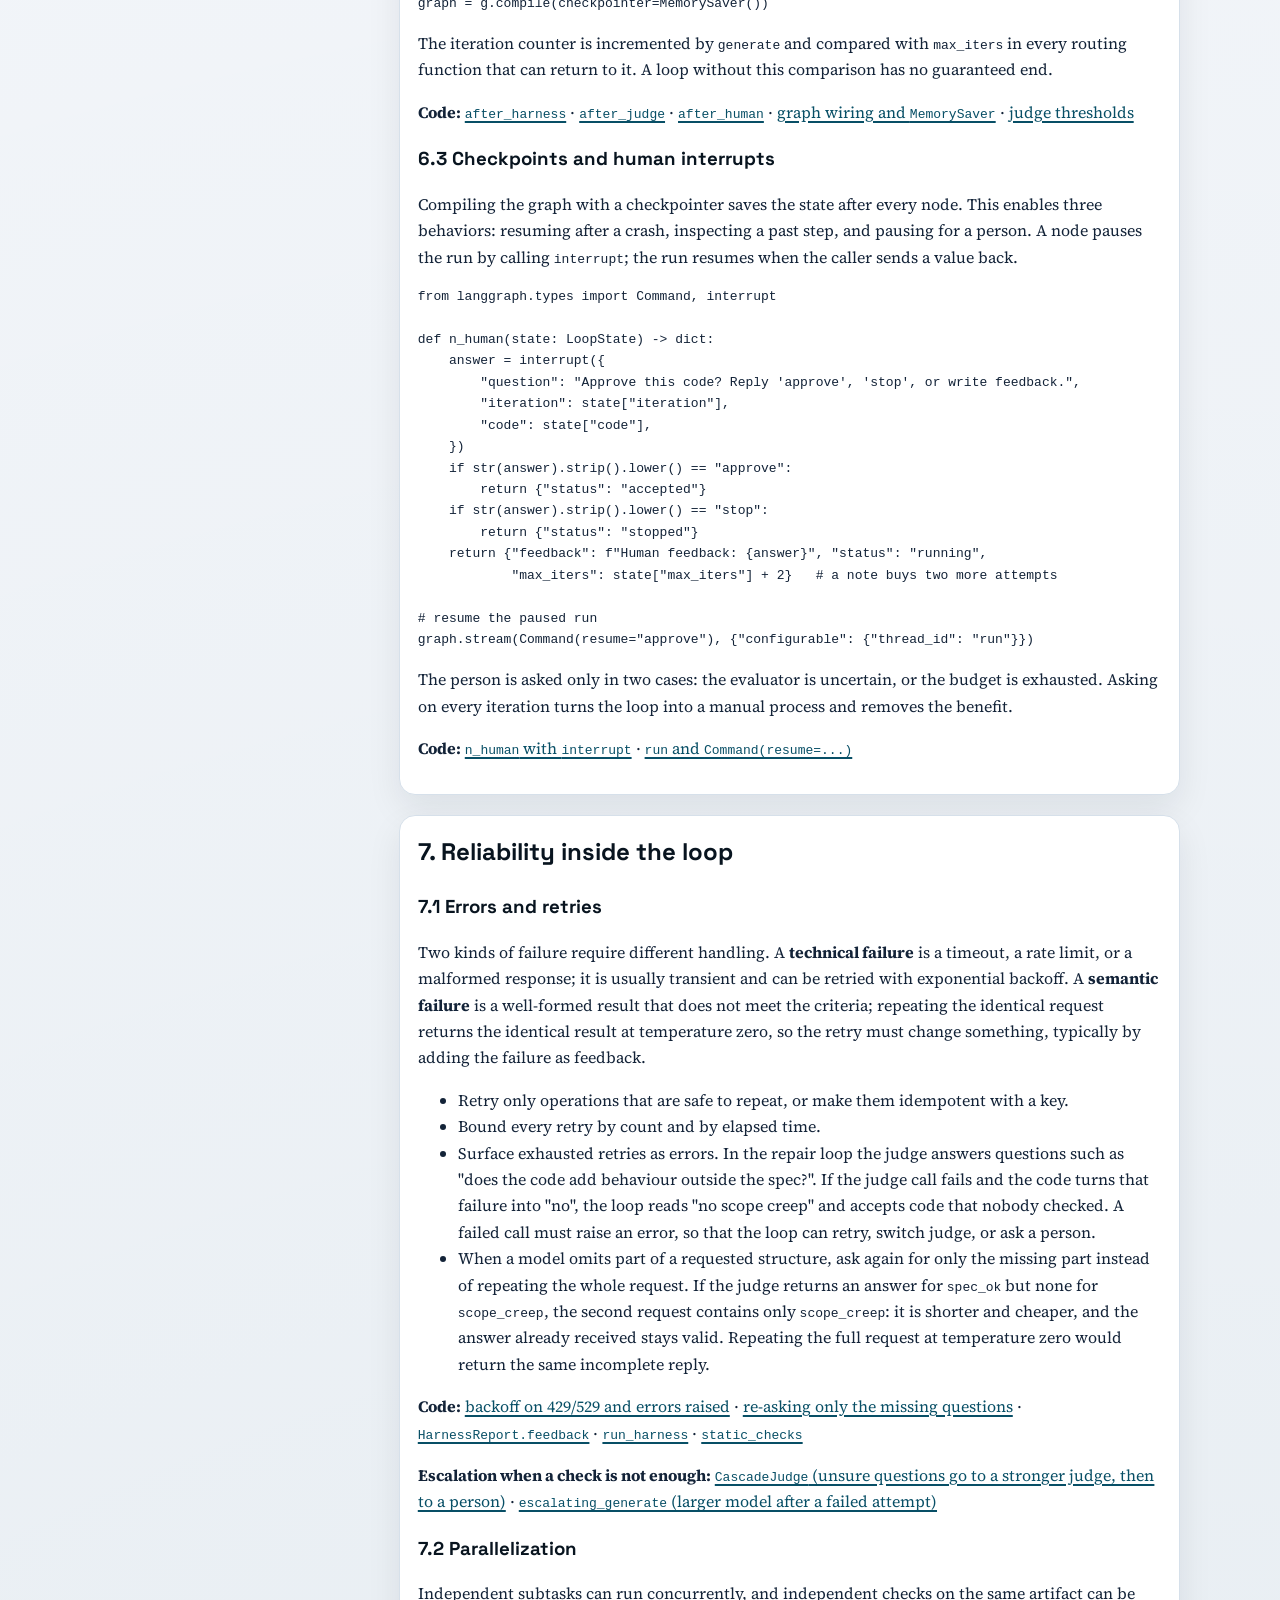
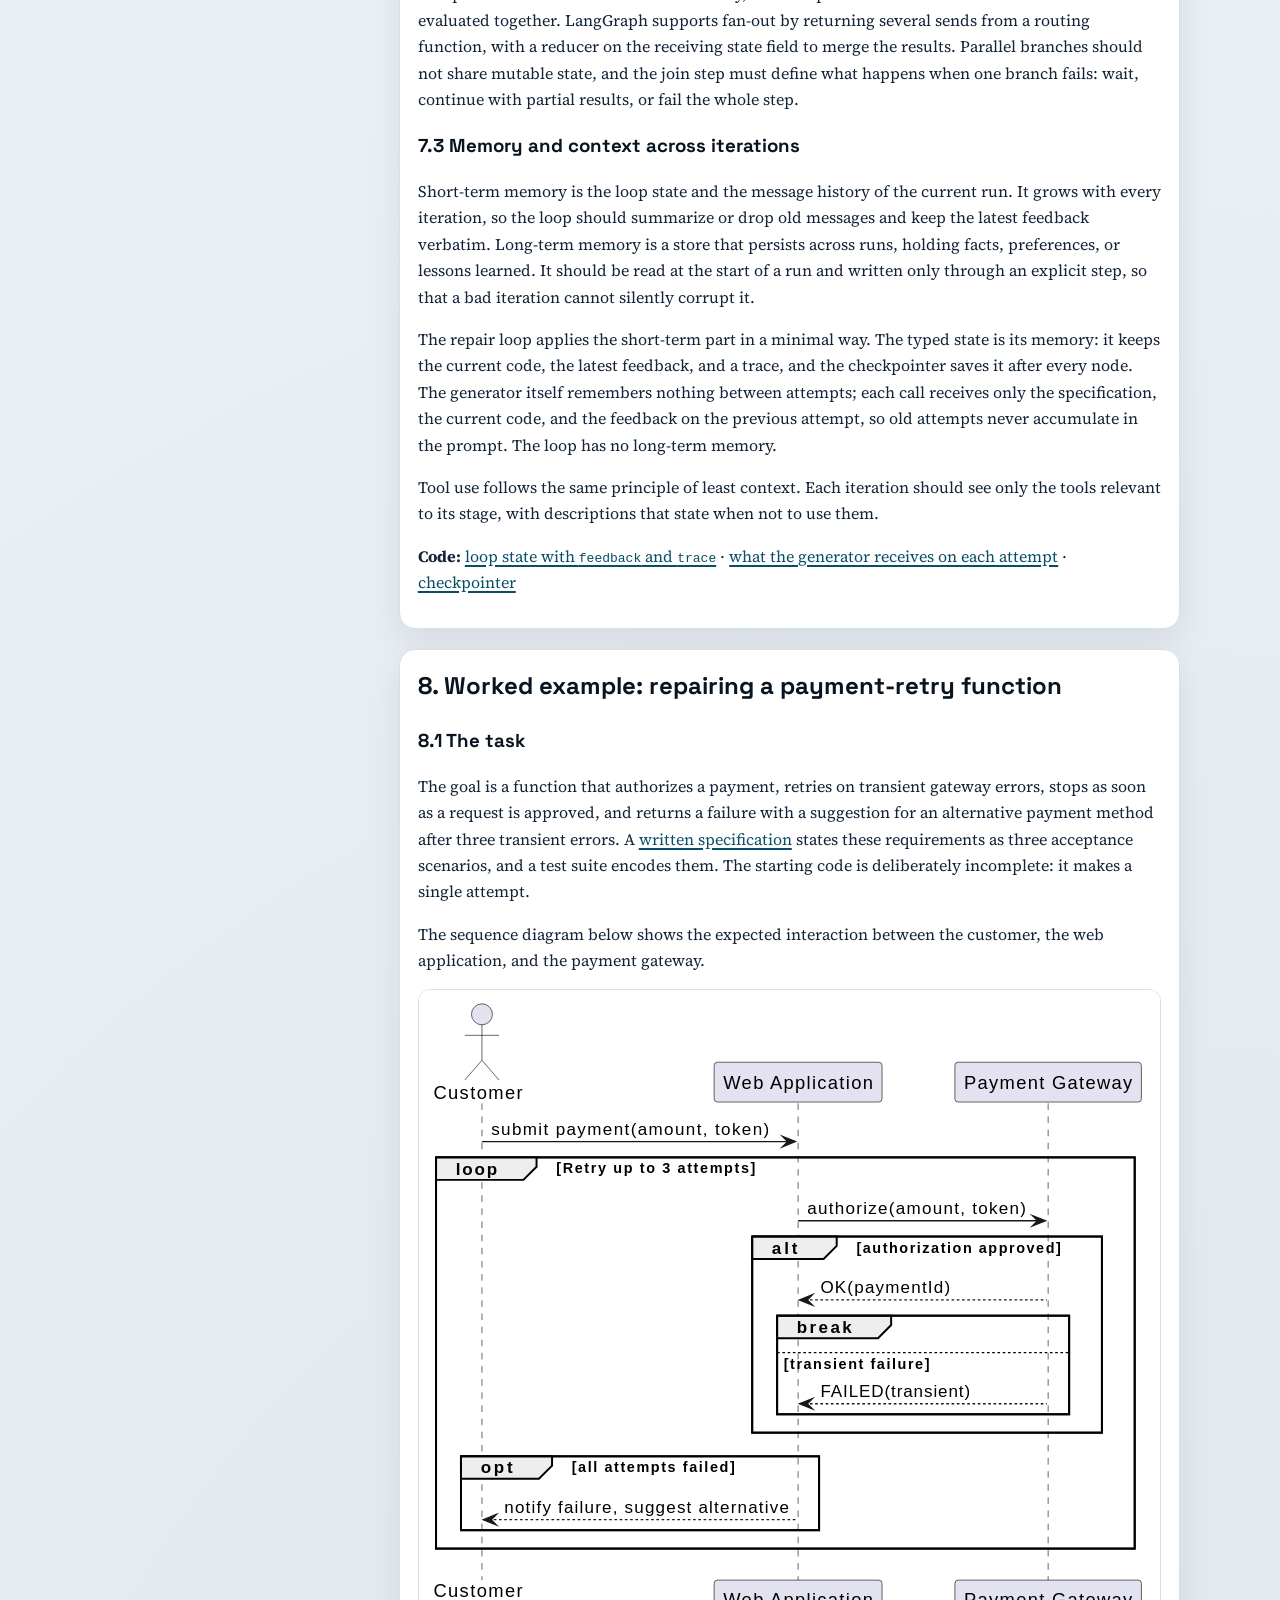
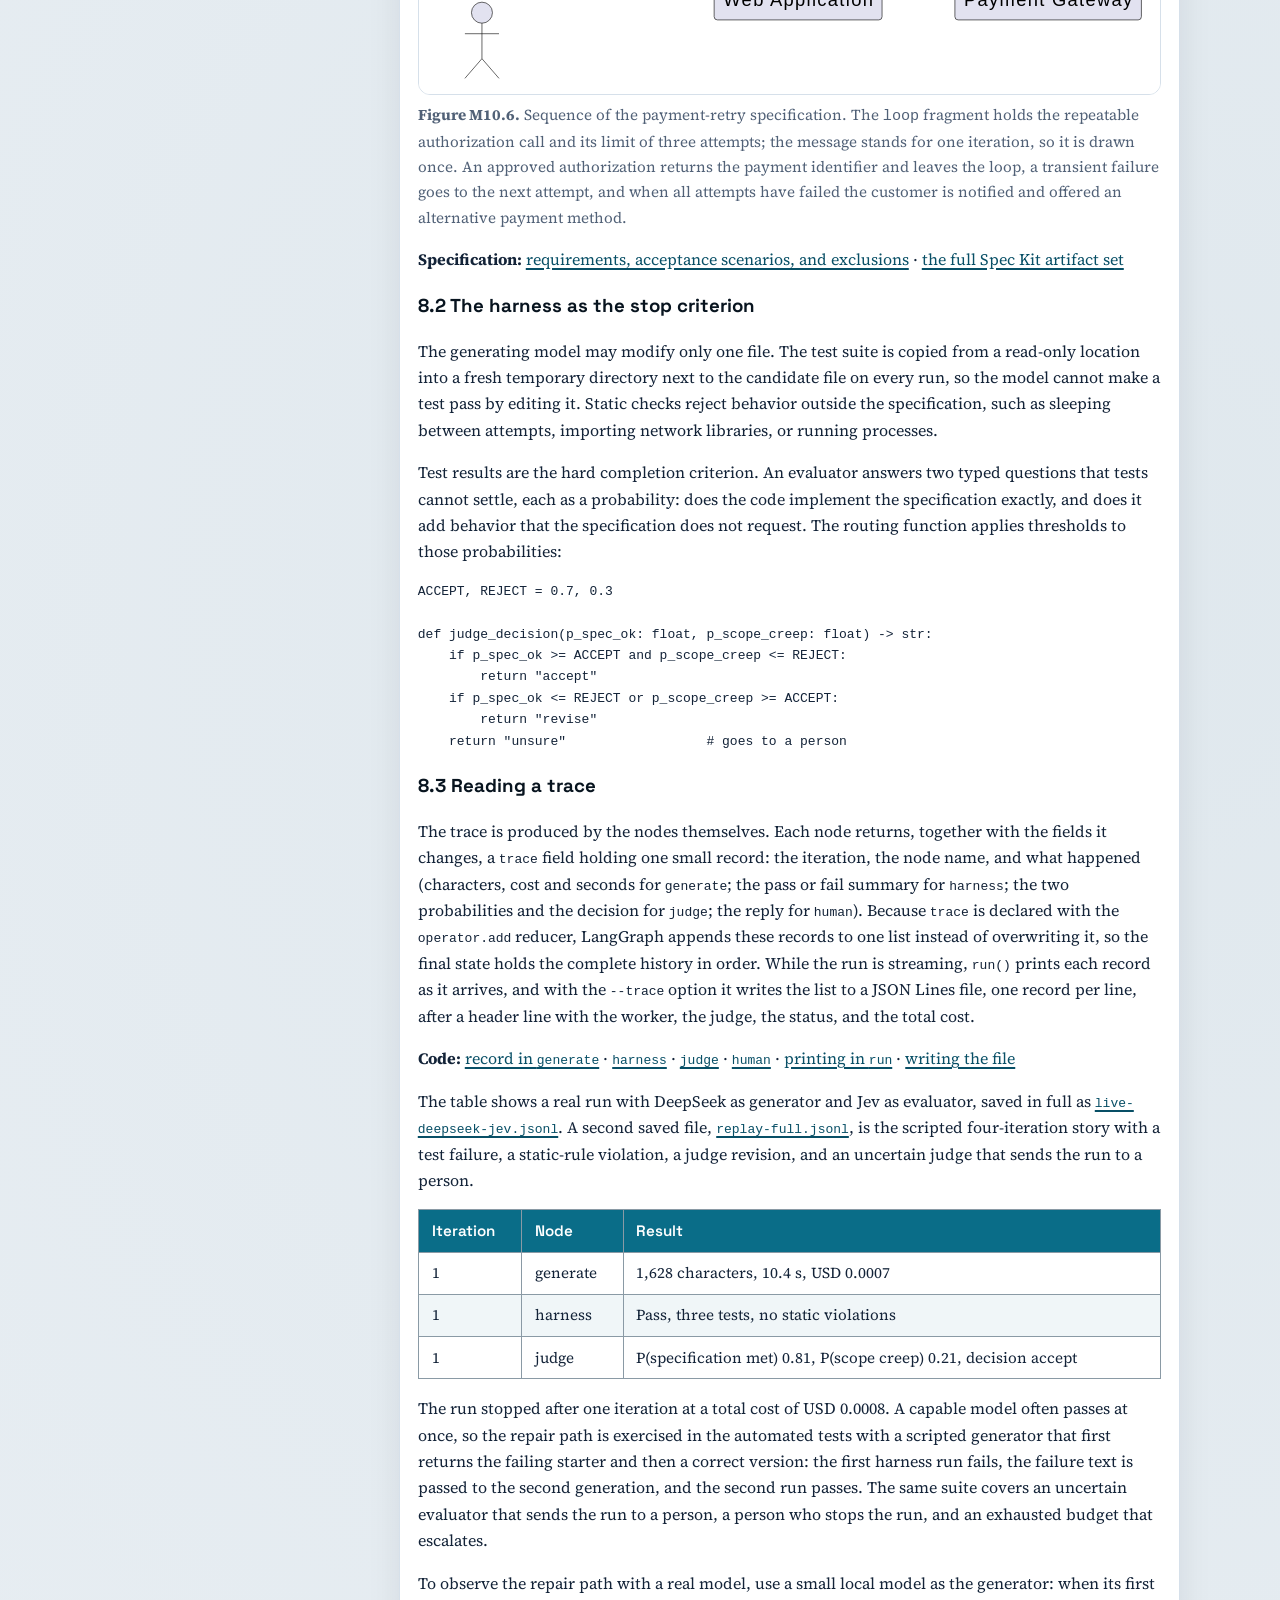
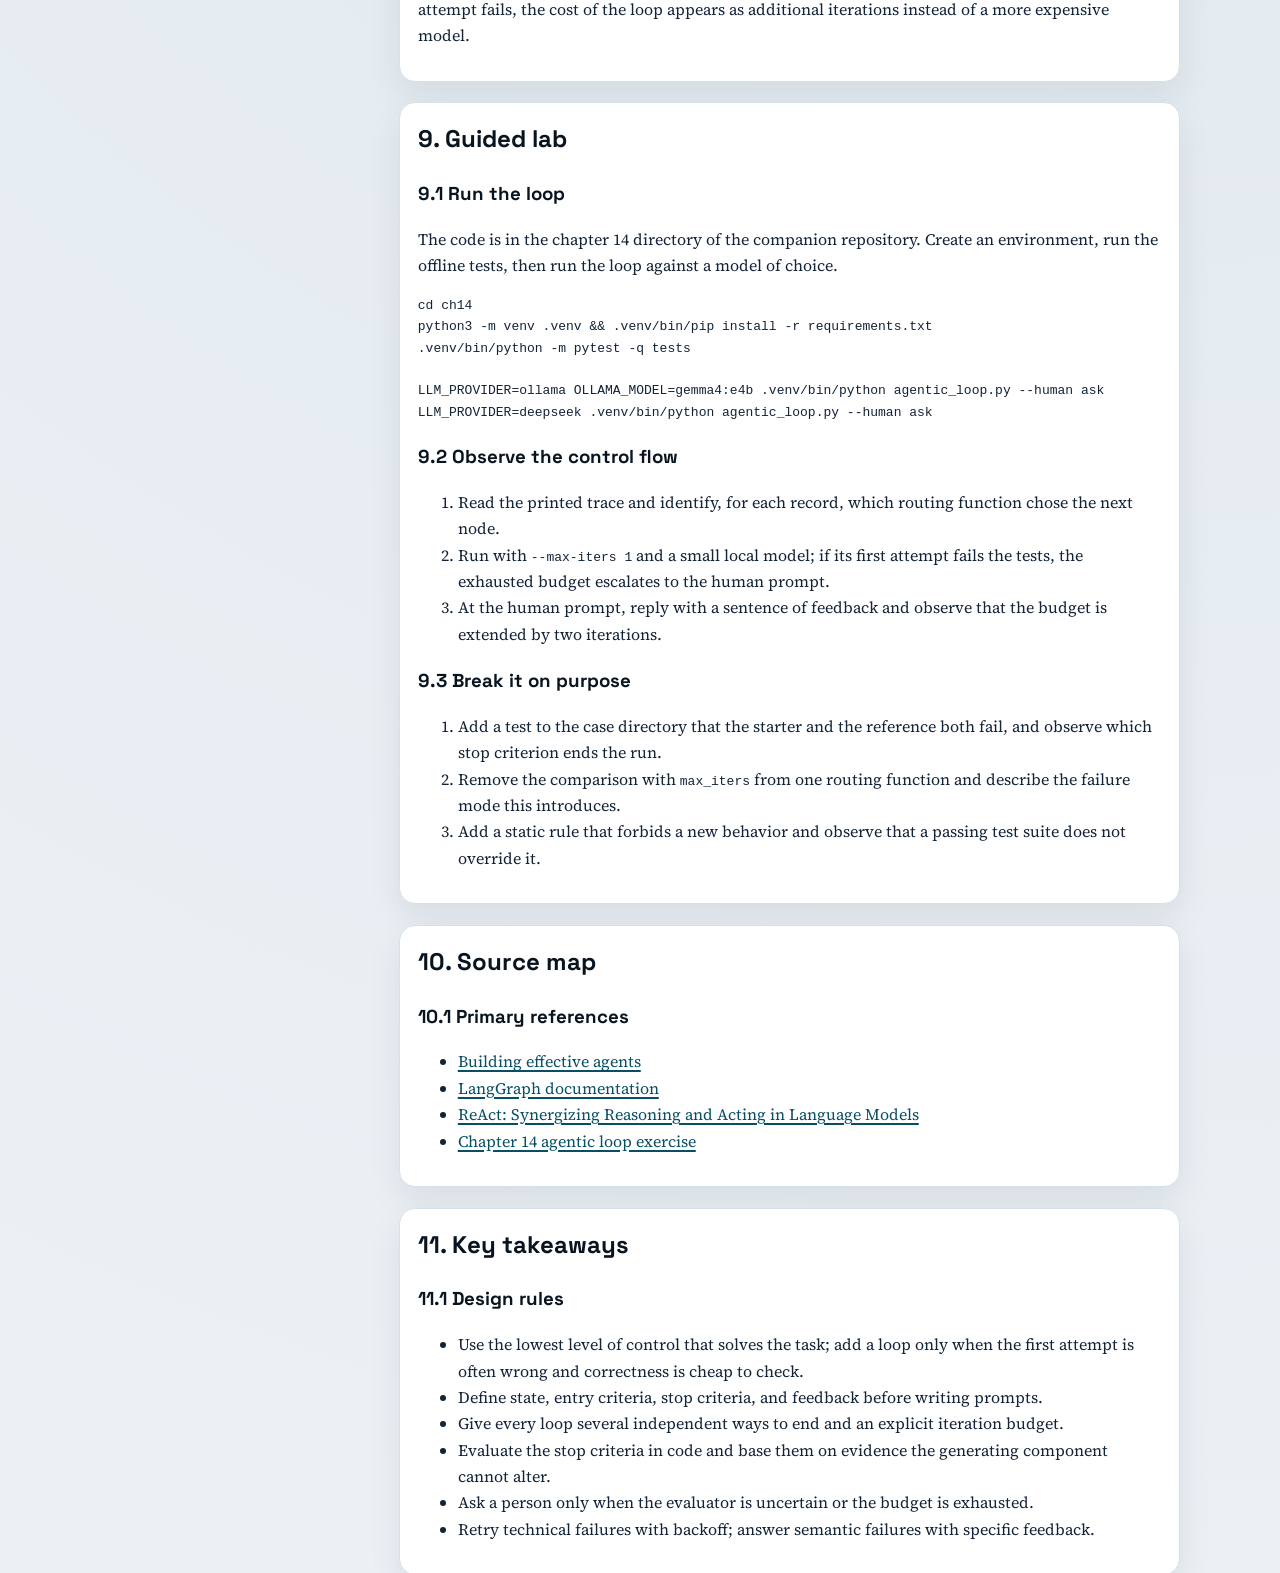
<file: site/chapters/chapter-10.html>
<!DOCTYPE html>
<html lang="en">
<head>
  <meta charset="utf-8">
  <meta name="viewport" content="width=device-width, initial-scale=1">
  <title>M10 - The Agentic Loop</title>
  <link rel="preconnect" href="https://fonts.googleapis.com">
  <link rel="preconnect" href="https://fonts.gstatic.com" crossorigin>
  <link href="https://fonts.googleapis.com/css2?family=Space+Grotesk:wght@400;500;700&family=Source+Serif+4:opsz,wght@8..60,400;8..60,600&display=swap" rel="stylesheet">
  <link rel="stylesheet" href="../assets/css/site.css">
  <script defer src="../assets/js/site.js"></script>
</head>
<body id="top" data-page-lang="en">
  <div id="google_translate_element" class="translate-host" aria-hidden="true"></div>

  <header class="site-header">
    <div class="shell">
      <section class="hero">
        <p><a href="../index.html">Home</a></p>
        <h1>M10 - The Agentic Loop</h1>
        <p class="hero-copy">Define the agentic loop, design its state and its entry, stop, and repeat criteria, and implement it with LangGraph under an explicit iteration budget.</p>
      </section>
    </div>
  </header>

  <main class="shell module-layout">
    <aside class="panel outline-panel" aria-label="Module outline">
      <h2 class="outline-title">Outline</h2>
      <nav id="outline-nav"></nav>
    </aside>

    <article class="module-main">
      <section class="panel">
        <nav class="module-nav" aria-label="Module navigation">
          <a href="chapter-09.html">M9 Previous</a>
          <span>M10</span>
          <a href="chapter-11.html">Next M11</a>
        </nav>
      </section>

      <section class="panel info-grid">
        <div>
          <h2>1. Learning outcomes</h2>
          <h3>1.1 Designing loops that terminate</h3>
          <ul>
            <li>Distinguish chains, deterministic workflows, agents, and multi-agent systems by who controls the next step.</li>
            <li>Define the agentic loop and name its stages: goal, plan, act, verify, decide.</li>
            <li>Specify state, entry criteria, stop criteria, and repeat criteria before writing any prompt.</li>
            <li>Choose between planner-executor, router, orchestrator-worker, and evaluator-optimizer.</li>
            <li>Implement a bounded loop in LangGraph with conditional edges, checkpoints, and a human interrupt.</li>
          </ul>
        </div>
        <div>
          <h2>2. Topics</h2>
          <h3>2.1 From definition to a running loop</h3>
          <p>The module defines the loop, decomposes it into state and criteria, maps the standard orchestration patterns onto it, covers retries, parallelism, and memory, and ends with a complete loop that repairs a failing function until its tests pass.</p>
        </div>
      </section>

      <section class="panel">
        <h2>3. From chains to agentic loops</h2>
        <h3>3.1 Four levels of control</h3>
        <p>Applications that call a language model differ mainly in who decides the next step. The decision can be fixed in code, taken by the model inside one task, or distributed across several models.</p>
        <table>
          <thead>
            <tr><th>Level</th><th>Who chooses the next step</th><th>Typical use</th><th>Main risk</th></tr>
          </thead>
          <tbody>
            <tr><td>Chain</td><td>The developer, as a fixed sequence</td><td>Prompt, call, parse</td><td>Cannot adapt to unexpected input</td></tr>
            <tr><td>Deterministic workflow</td><td>The developer, with branches and loops written in code</td><td>Routing, validation, retries around known steps</td><td>Branches multiply as cases grow</td></tr>
            <tr><td>Agent</td><td>The model, choosing tools and when to stop</td><td>Open-ended tasks with verifiable outcomes</td><td>Unbounded cost and unpredictable paths</td></tr>
            <tr><td>Multi-agent system</td><td>Several models with separate roles and contexts</td><td>Work that splits into independent specialties</td><td>Coordination overhead and error propagation</td></tr>
          </tbody>
        </table>
        <p>Moving down the table trades predictability for flexibility. The correct level is the lowest one that solves the task.</p>
        <h3>3.2 Definition of the agentic loop</h3>
        <p>An <strong>agentic loop</strong> is a controlled repetition in which a system pursues a goal by cycling through five stages until an explicit completion criterion is met or a budget is exhausted.</p>
        <ol>
          <li><strong>Goal:</strong> a specification of what must be true when the work is complete.</li>
          <li><strong>Plan:</strong> the next action or set of actions, chosen from the current state.</li>
          <li><strong>Act:</strong> execution through tools, code, or specialized agents.</li>
          <li><strong>Verify:</strong> evidence about the result, produced by something other than the actor wherever possible.</li>
          <li><strong>Decide:</strong> stop, repeat with feedback, or hand over to a person.</li>
        </ol>
        <p>The defining property is that the verification result changes what happens next. A pipeline that always runs the same steps is a workflow; a loop reads its own outcome and decides.</p>
        <figure class="module-figure" data-zoomable>
          <img src="../assets/images/m10-figure-1-agentic-loop.svg" alt="Agentic loop: a goal and specification enter Generate, then Harness and Judge; Decide accepts, sends feedback back to Generate, or escalates to a person; a typed state is checkpointed after every node.">
          <figcaption><strong>Figure M10.1.</strong> The agentic loop. Generate produces the artifact, the harness runs tests and static rules, and the judge answers typed questions with probabilities. Decide applies thresholds held in code: accept, return to Generate with the failure or the judge findings as feedback, or ask a person when the judge is uncertain or the budget is exhausted. The typed state is checkpointed after every node.</figcaption>
        </figure>
        <h3>3.3 When a loop is the wrong tool</h3>
        <p>A loop adds latency, cost, and variance. It is justified when two conditions hold: the first attempt is often wrong, and correctness can be checked cheaply and reliably. When the task is a known sequence, a workflow is simpler and cheaper. When correctness cannot be checked, repetition only produces more confident errors, so the loop needs a person as the verifier.</p>
      </section>

      <section class="panel">
        <h2>4. Anatomy of a loop</h2>
        <h3>4.1 State</h3>
        <p>State is the only memory that survives between iterations, so it must hold everything the next decision needs and nothing else. A typed schema makes this explicit and lets the framework checkpoint it.</p>
        <ul>
          <li><strong>Inputs:</strong> the goal or specification, which no node should modify.</li>
          <li><strong>Working data:</strong> the current artifact, such as the draft or generated code.</li>
          <li><strong>Feedback:</strong> the verification result that the next attempt must address.</li>
          <li><strong>Control data:</strong> iteration counter, budget, status, and accumulated cost.</li>
          <li><strong>Trace:</strong> an append-only record of what each node did, used for observation and audit.</li>
        </ul>
        <h3>4.2 Entry criteria</h3>
        <p>Entry criteria decide whether a loop should start at all. Typical checks are that the goal is specific enough to verify, that the required tools and credentials exist, and that the request is inside the permitted scope. A request that fails these checks should be rejected or clarified before any model is called, because a loop started on an unverifiable goal cannot terminate meaningfully.</p>
        <h3>4.3 Stop criteria</h3>
        <p>Every loop needs more than one way to end. The criteria are evaluated by code, not by the model that is doing the work.</p>
        <table>
          <thead>
            <tr><th>Stop reason</th><th>Condition</th><th>Outcome</th></tr>
          </thead>
          <tbody>
            <tr><td>Success</td><td>The verifier reports that the completion criteria are met</td><td>Accept the artifact</td></tr>
            <tr><td>Budget</td><td>The iteration, token, time, or cost limit is reached</td><td>Escalate to a person or fail explicitly</td></tr>
            <tr><td>No progress</td><td>The same failure repeats, or the artifact stops changing</td><td>Escalate; further iterations will not help</td></tr>
            <tr><td>Uncertainty</td><td>The verifier cannot decide with enough confidence</td><td>Ask a person</td></tr>
            <tr><td>Unsafe action</td><td>The next step is irreversible or outside the scope</td><td>Require approval before continuing</td></tr>
          </tbody>
        </table>
        <h3>4.4 Repeat criteria and feedback</h3>
        <p>When the loop does not stop, the quality of the feedback determines whether the next iteration improves. Feedback should name the specific failing check and quote its output, not state a general instruction to try again. A failing test report that names the assertion and the observed value gives the next attempt something to fix; the message "the result was wrong" does not.</p>
        <p>Feedback also needs a limit. Passing the complete history of every attempt grows the context and anchors the model on its own earlier mistakes. Passing only the latest failure keeps the context small and focused.</p>
      </section>

      <section class="panel">
        <h2>5. Orchestration patterns</h2>
        <h3>5.1 Planner-executor</h3>
        <p>A planner produces an ordered list of steps from the goal; an executor carries them out one at a time. The plan is a visible artifact that can be reviewed or edited before execution. The pattern fits tasks with a predictable shape, and it should include a replanning step, because a plan written at the start is wrong as soon as a step returns something unexpected.</p>
        <figure class="module-figure" data-zoomable>
          <img src="../assets/images/m10-figure-2-planner-executor.svg" alt="Planner-executor: the goal goes to a planner that writes steps 1 to 3; an executor runs them in order and produces the result; an unexpected step result returns to the planner.">
          <figcaption><strong>Figure M10.2.</strong> Planner-executor. The planner turns the goal into an ordered, reviewable list of steps; the executor runs them one at a time. An unexpected step result sends control back to the planner for replanning.</figcaption>
        </figure>
        <h3>5.2 Router</h3>
        <p>A router classifies the input and sends it to one specialized path: a prompt, a tool set, a model, or another agent. The router makes a single decision and does not loop. Its quality is the quality of its classification, so it benefits from a typed output with an explicit "none of the above" option and a rule for low confidence.</p>
        <figure class="module-figure" data-zoomable>
          <img src="../assets/images/m10-figure-3-router.svg" alt="Router: the input goes to a router that picks path A, B or C, or a none-of-the-above path, and all paths lead to the output.">
          <figcaption><strong>Figure M10.3.</strong> Router. A single typed decision sends the input to one specialized path (prompt or tool set, model, or agent); an explicit "none of the above" option handles low confidence. There is no loop.</figcaption>
        </figure>
        <h3>5.3 Orchestrator-worker</h3>
        <p>An orchestrator decomposes the task at run time, delegates the parts to workers, and combines their results. It differs from planner-executor because the subtasks are not known in advance and can run in parallel. Workers should receive only the context they need and return a structured result, so that one worker's failure does not corrupt the others.</p>
        <figure class="module-figure" data-zoomable>
          <img src="../assets/images/m10-figure-4-orchestrator-worker.svg" alt="Orchestrator-worker: a task goes to an orchestrator that fans out to several workers in parallel, whose results are combined by a synthesis step.">
          <figcaption><strong>Figure M10.4.</strong> Orchestrator-worker. The orchestrator splits the task at run time and delegates to workers that each receive only their own context; a synthesis step combines the structured results.</figcaption>
        </figure>
        <h3>5.4 Evaluator-optimizer</h3>
        <p>One component produces an artifact and another evaluates it against explicit criteria; the evaluation feeds the next attempt. This is the pattern closest to the agentic loop itself: generation, verification, and a decision to repeat. It works when criteria are clear and when revision improves the result. The evaluator may be deterministic code, a language model, a specialized decision model, or a person, and the strongest designs combine several of them.</p>
        <figure class="module-figure" data-zoomable>
          <img src="../assets/images/m10-figure-5-evaluator-optimizer.svg" alt="Evaluator-optimizer: generator, evaluator and a pass decision; failure returns feedback to the generator, success accepts, exhausted budget goes to a person.">
          <figcaption><strong>Figure M10.5.</strong> Evaluator-optimizer. The generator produces an artifact, the evaluator checks it against the criteria, and a pass decision accepts it; otherwise the findings return as feedback, and an exhausted budget goes to a person.</figcaption>
        </figure>
        <h3>5.5 Specialized roles</h3>
        <table>
          <thead>
            <tr><th>Role</th><th>Responsibility</th><th>Context it needs</th></tr>
          </thead>
          <tbody>
            <tr><td>Orchestrator</td><td>Decomposes the goal, assigns work, merges results, applies stop criteria</td><td>Goal and summaries of results</td></tr>
            <tr><td>Worker</td><td>Produces one artifact for one subtask</td><td>Its subtask and the relevant inputs</td></tr>
            <tr><td>Reviewer</td><td>Judges the artifact against the specification</td><td>Specification and artifact, not the worker's reasoning</td></tr>
            <tr><td>Tester</td><td>Runs executable checks and reports facts</td><td>Artifact and a test suite the worker cannot modify</td></tr>
            <tr><td>Documenter</td><td>Records decisions, changes, and open points</td><td>Final artifact and the trace</td></tr>
          </tbody>
        </table>
        <p>Roles are separated to keep contexts small and to prevent a component from grading its own work. A role that only changes the system prompt of the same model, with the same context, adds cost without adding independence.</p>
      </section>

      <section class="panel">
        <h2>6. Implementing a loop with LangGraph</h2>
        <h3>6.1 State and nodes</h3>
        <p>The state is a typed dictionary. Fields that several nodes append to, such as the trace, declare a reducer so that updates are merged instead of overwritten.</p>
        <pre><code>import operator
from typing import Annotated, TypedDict

class LoopState(TypedDict, total=False):
    spec: str
    code: str
    feedback: str
    iteration: int
    max_iters: int
    tests_passed: bool
    status: str                      # running | accepted | stopped
    cost_usd: float
    trace: Annotated[list[dict], operator.add]</code></pre>
        <p>Each node is a function that receives the state and returns only the fields it changes. The loop in this module has four working nodes: <code>generate</code> produces the artifact, <code>harness</code> runs the executable checks, <code>judge</code> answers typed questions about what the checks cannot cover, and <code>human</code> asks a person.</p>
        <p class="code-ref"><strong>Code:</strong> <a href="https://github.com/thimotyb/building-llm-applications/blob/f16afad/ch14/agentic_loop.py#L40-L56" target="_blank" rel="noopener noreferrer">the generator contract</a> · <a href="https://github.com/thimotyb/building-llm-applications/blob/f16afad/ch14/agentic_loop.py#L99-L130" target="_blank" rel="noopener noreferrer"><code>llm_generate</code></a> · <a href="https://github.com/thimotyb/building-llm-applications/blob/f16afad/ch14/agentic_loop.py#L64-L76" target="_blank" rel="noopener noreferrer"><code>LoopState</code></a> · <a href="https://github.com/thimotyb/building-llm-applications/blob/f16afad/ch14/agentic_loop.py#L150-L159" target="_blank" rel="noopener noreferrer"><code>n_generate</code></a> · <a href="https://github.com/thimotyb/building-llm-applications/blob/f16afad/ch14/agentic_loop.py#L161-L169" target="_blank" rel="noopener noreferrer"><code>n_harness</code></a> · <a href="https://github.com/thimotyb/building-llm-applications/blob/f16afad/ch14/agentic_loop.py#L171-L189" target="_blank" rel="noopener noreferrer"><code>n_judge</code></a> · <a href="https://github.com/thimotyb/building-llm-applications/blob/f16afad/ch14/agentic_loop.py#L212-L214" target="_blank" rel="noopener noreferrer"><code>n_finish</code></a></p>
        <h3>6.2 Conditional edges as loop control</h3>
        <p>The loop exists in the graph as an edge that returns to an earlier node. A routing function reads the state and names the next node, which keeps all stop and repeat logic in ordinary, testable code.</p>
        <pre><code>def after_harness(state: LoopState) -&gt; str:
    if state["tests_passed"]:
        return "judge"
    if state["iteration"] &lt; state["max_iters"]:
        return "generate"           # repeat with the failure as feedback
    return "human"                  # budget exhausted: escalate

g = StateGraph(LoopState)
g.add_edge(START, "generate")
g.add_edge("generate", "harness")
g.add_conditional_edges("harness", after_harness, ["judge", "generate", "human"])
g.add_conditional_edges("judge", after_judge, ["finish", "human", "generate"])
g.add_conditional_edges("human", after_human, ["generate", "finish"])
g.add_edge("finish", END)
graph = g.compile(checkpointer=MemorySaver())</code></pre>
        <p>The iteration counter is incremented by <code>generate</code> and compared with <code>max_iters</code> in every routing function that can return to it. A loop without this comparison has no guaranteed end.</p>
        <p class="code-ref"><strong>Code:</strong> <a href="https://github.com/thimotyb/building-llm-applications/blob/f16afad/ch14/agentic_loop.py#L216-L222" target="_blank" rel="noopener noreferrer"><code>after_harness</code></a> · <a href="https://github.com/thimotyb/building-llm-applications/blob/f16afad/ch14/agentic_loop.py#L224-L231" target="_blank" rel="noopener noreferrer"><code>after_judge</code></a> · <a href="https://github.com/thimotyb/building-llm-applications/blob/f16afad/ch14/agentic_loop.py#L233-L235" target="_blank" rel="noopener noreferrer"><code>after_human</code></a> · <a href="https://github.com/thimotyb/building-llm-applications/blob/f16afad/ch14/agentic_loop.py#L237-L249" target="_blank" rel="noopener noreferrer">graph wiring and <code>MemorySaver</code></a> · <a href="https://github.com/thimotyb/building-llm-applications/blob/f16afad/ch14/agentic_loop.py#L252-L263" target="_blank" rel="noopener noreferrer">judge thresholds</a></p>
        <h3>6.3 Checkpoints and human interrupts</h3>
        <p>Compiling the graph with a checkpointer saves the state after every node. This enables three behaviors: resuming after a crash, inspecting a past step, and pausing for a person. A node pauses the run by calling <code>interrupt</code>; the run resumes when the caller sends a value back.</p>
        <pre><code>from langgraph.types import Command, interrupt

def n_human(state: LoopState) -&gt; dict:
    answer = interrupt({
        "question": "Approve this code? Reply 'approve', 'stop', or write feedback.",
        "iteration": state["iteration"],
        "code": state["code"],
    })
    if str(answer).strip().lower() == "approve":
        return {"status": "accepted"}
    if str(answer).strip().lower() == "stop":
        return {"status": "stopped"}
    return {"feedback": f"Human feedback: {answer}", "status": "running",
            "max_iters": state["max_iters"] + 2}   # a note buys two more attempts

# resume the paused run
graph.stream(Command(resume="approve"), {"configurable": {"thread_id": "run"}})</code></pre>
        <p>The person is asked only in two cases: the evaluator is uncertain, or the budget is exhausted. Asking on every iteration turns the loop into a manual process and removes the benefit.</p>
        <p class="code-ref"><strong>Code:</strong> <a href="https://github.com/thimotyb/building-llm-applications/blob/f16afad/ch14/agentic_loop.py#L191-L210" target="_blank" rel="noopener noreferrer"><code>n_human</code> with <code>interrupt</code></a> · <a href="https://github.com/thimotyb/building-llm-applications/blob/f16afad/ch14/agentic_loop.py#L266-L299" target="_blank" rel="noopener noreferrer"><code>run</code> and <code>Command(resume=...)</code></a></p>
      </section>

      <section class="panel">
        <h2>7. Reliability inside the loop</h2>
        <h3>7.1 Errors and retries</h3>
        <p>Two kinds of failure require different handling. A <strong>technical failure</strong> is a timeout, a rate limit, or a malformed response; it is usually transient and can be retried with exponential backoff. A <strong>semantic failure</strong> is a well-formed result that does not meet the criteria; repeating the identical request returns the identical result at temperature zero, so the retry must change something, typically by adding the failure as feedback.</p>
        <ul>
          <li>Retry only operations that are safe to repeat, or make them idempotent with a key.</li>
          <li>Bound every retry by count and by elapsed time.</li>
          <li>Surface exhausted retries as errors. In the repair loop the judge answers questions such as "does the code add behaviour outside the spec?". If the judge call fails and the code turns that failure into "no", the loop reads "no scope creep" and accepts code that nobody checked. A failed call must raise an error, so that the loop can retry, switch judge, or ask a person.</li>
          <li>When a model omits part of a requested structure, ask again for only the missing part instead of repeating the whole request. If the judge returns an answer for <code>spec_ok</code> but none for <code>scope_creep</code>, the second request contains only <code>scope_creep</code>: it is shorter and cheaper, and the answer already received stays valid. Repeating the full request at temperature zero would return the same incomplete reply.</li>
        </ul>
        <p class="code-ref"><strong>Code:</strong> <a href="https://github.com/thimotyb/building-llm-applications/blob/f16afad/ch14/jev_judge.py#L74-L85" target="_blank" rel="noopener noreferrer">backoff on 429/529 and errors raised</a> · <a href="https://github.com/thimotyb/building-llm-applications/blob/f16afad/ch14/judge.py#L173-L184" target="_blank" rel="noopener noreferrer">re-asking only the missing questions</a> · <a href="https://github.com/thimotyb/building-llm-applications/blob/64d6bd3/ch14/harness.py#L36-L58" target="_blank" rel="noopener noreferrer"><code>HarnessReport.feedback</code></a> · <a href="https://github.com/thimotyb/building-llm-applications/blob/64d6bd3/ch14/harness.py#L70-L110" target="_blank" rel="noopener noreferrer"><code>run_harness</code></a> · <a href="https://github.com/thimotyb/building-llm-applications/blob/64d6bd3/ch14/harness.py#L61-L67" target="_blank" rel="noopener noreferrer"><code>static_checks</code></a></p>
        <p class="code-ref"><strong>Escalation when a check is not enough:</strong> <a href="https://github.com/thimotyb/building-llm-applications/blob/f16afad/ch14/router.py#L21" target="_blank" rel="noopener noreferrer"><code>CascadeJudge</code> (unsure questions go to a stronger judge, then to a person)</a> · <a href="https://github.com/thimotyb/building-llm-applications/blob/f16afad/ch14/router.py#L49-L55" target="_blank" rel="noopener noreferrer"><code>escalating_generate</code> (larger model after a failed attempt)</a></p>
        <h3>7.2 Parallelization</h3>
        <p>Independent subtasks can run concurrently, and independent checks on the same artifact can be evaluated together. LangGraph supports fan-out by returning several sends from a routing function, with a reducer on the receiving state field to merge the results. Parallel branches should not share mutable state, and the join step must define what happens when one branch fails: wait, continue with partial results, or fail the whole step.</p>
        <h3>7.3 Memory and context across iterations</h3>
        <p>Short-term memory is the loop state and the message history of the current run. It grows with every iteration, so the loop should summarize or drop old messages and keep the latest feedback verbatim. Long-term memory is a store that persists across runs, holding facts, preferences, or lessons learned. It should be read at the start of a run and written only through an explicit step, so that a bad iteration cannot silently corrupt it.</p>
        <p>The repair loop applies the short-term part in a minimal way. The typed state is its memory: it keeps the current code, the latest feedback, and a trace, and the checkpointer saves it after every node. The generator itself remembers nothing between attempts; each call receives only the specification, the current code, and the feedback on the previous attempt, so old attempts never accumulate in the prompt. The loop has no long-term memory.</p>
        <p>Tool use follows the same principle of least context. Each iteration should see only the tools relevant to its stage, with descriptions that state when not to use them.</p>
        <p class="code-ref"><strong>Code:</strong> <a href="https://github.com/thimotyb/building-llm-applications/blob/f16afad/ch14/agentic_loop.py#L64-L76" target="_blank" rel="noopener noreferrer">loop state with <code>feedback</code> and <code>trace</code></a> · <a href="https://github.com/thimotyb/building-llm-applications/blob/f16afad/ch14/agentic_loop.py#L108-L112" target="_blank" rel="noopener noreferrer">what the generator receives on each attempt</a> · <a href="https://github.com/thimotyb/building-llm-applications/blob/f16afad/ch14/agentic_loop.py#L248-L249" target="_blank" rel="noopener noreferrer">checkpointer</a></p>
      </section>

      <section class="panel">
        <h2>8. Worked example: repairing a payment-retry function</h2>
        <h3>8.1 The task</h3>
        <p>The goal is a function that authorizes a payment, retries on transient gateway errors, stops as soon as a request is approved, and returns a failure with a suggestion for an alternative payment method after three transient errors. A <a href="https://github.com/thimotyb/building-llm-applications/blob/9f0b9dd/ch14/case_retry/spec.md" target="_blank" rel="noopener noreferrer">written specification</a> states these requirements as three acceptance scenarios, and a test suite encodes them. The starting code is deliberately incomplete: it makes a single attempt.</p>
        <p>The sequence diagram below shows the expected interaction between the customer, the web application, and the payment gateway.</p>
        <figure class="module-figure" data-zoomable>
          <img src="../assets/images/m10-figure-6-retry-sequence.svg" alt="Sequence diagram of the payment retry: the customer submits a payment, the web application calls the payment gateway inside a loop of at most three attempts, an approval ends the loop, and after all attempts fail the customer is notified with an alternative.">
          <figcaption><strong>Figure M10.6.</strong> Sequence of the payment-retry specification. The <code>loop</code> fragment holds the repeatable authorization call and its limit of three attempts; the message stands for one iteration, so it is drawn once. An approved authorization returns the payment identifier and leaves the loop, a transient failure goes to the next attempt, and when all attempts have failed the customer is notified and offered an alternative payment method.</figcaption>
        </figure>
        <p class="code-ref"><strong>Specification:</strong> <a href="https://github.com/thimotyb/building-llm-applications/blob/9f0b9dd/ch14/case_retry/spec.md" target="_blank" rel="noopener noreferrer">requirements, acceptance scenarios, and exclusions</a> · <a href="https://github.com/thimotyb/building-llm-applications/tree/9f0b9dd/ch14/case_retry/speckit" target="_blank" rel="noopener noreferrer">the full Spec Kit artifact set</a></p>
        <h3>8.2 The harness as the stop criterion</h3>
        <p>The generating model may modify only one file. The test suite is copied from a read-only location into a fresh temporary directory next to the candidate file on every run, so the model cannot make a test pass by editing it. Static checks reject behavior outside the specification, such as sleeping between attempts, importing network libraries, or running processes.</p>
        <p>Test results are the hard completion criterion. An evaluator answers two typed questions that tests cannot settle, each as a probability: does the code implement the specification exactly, and does it add behavior that the specification does not request. The routing function applies thresholds to those probabilities:</p>
        <pre><code>ACCEPT, REJECT = 0.7, 0.3

def judge_decision(p_spec_ok: float, p_scope_creep: float) -&gt; str:
    if p_spec_ok &gt;= ACCEPT and p_scope_creep &lt;= REJECT:
        return "accept"
    if p_spec_ok &lt;= REJECT or p_scope_creep &gt;= ACCEPT:
        return "revise"
    return "unsure"                  # goes to a person</code></pre>
        <h3>8.3 Reading a trace</h3>
        <p>The trace is produced by the nodes themselves. Each node returns, together with the fields it changes, a <code>trace</code> field holding one small record: the iteration, the node name, and what happened (characters, cost and seconds for <code>generate</code>; the pass or fail summary for <code>harness</code>; the two probabilities and the decision for <code>judge</code>; the reply for <code>human</code>). Because <code>trace</code> is declared with the <code>operator.add</code> reducer, LangGraph appends these records to one list instead of overwriting it, so the final state holds the complete history in order. While the run is streaming, <code>run()</code> prints each record as it arrives, and with the <code>--trace</code> option it writes the list to a JSON Lines file, one record per line, after a header line with the worker, the judge, the status, and the total cost.</p>
        <p class="code-ref"><strong>Code:</strong> <a href="https://github.com/thimotyb/building-llm-applications/blob/f16afad/ch14/agentic_loop.py#L157" target="_blank" rel="noopener noreferrer">record in <code>generate</code></a> · <a href="https://github.com/thimotyb/building-llm-applications/blob/f16afad/ch14/agentic_loop.py#L168" target="_blank" rel="noopener noreferrer"><code>harness</code></a> · <a href="https://github.com/thimotyb/building-llm-applications/blob/f16afad/ch14/agentic_loop.py#L186" target="_blank" rel="noopener noreferrer"><code>judge</code></a> · <a href="https://github.com/thimotyb/building-llm-applications/blob/f16afad/ch14/agentic_loop.py#L203-L209" target="_blank" rel="noopener noreferrer"><code>human</code></a> · <a href="https://github.com/thimotyb/building-llm-applications/blob/f16afad/ch14/agentic_loop.py#L285-L289" target="_blank" rel="noopener noreferrer">printing in <code>run</code></a> · <a href="https://github.com/thimotyb/building-llm-applications/blob/f16afad/ch14/agentic_loop.py#L390-L399" target="_blank" rel="noopener noreferrer">writing the file</a></p>
        <p>The table shows a real run with DeepSeek as generator and Jev as evaluator, saved in full as <a href="https://github.com/thimotyb/building-llm-applications/blob/f16afad/ch14/traces/live-deepseek-jev.jsonl" target="_blank" rel="noopener noreferrer"><code>live-deepseek-jev.jsonl</code></a>. A second saved file, <a href="https://github.com/thimotyb/building-llm-applications/blob/f16afad/ch14/traces/replay-full.jsonl" target="_blank" rel="noopener noreferrer"><code>replay-full.jsonl</code></a>, is the scripted four-iteration story with a test failure, a static-rule violation, a judge revision, and an uncertain judge that sends the run to a person.</p>
        <table>
          <thead>
            <tr><th>Iteration</th><th>Node</th><th>Result</th></tr>
          </thead>
          <tbody>
            <tr><td>1</td><td>generate</td><td>1,628 characters, 10.4 s, USD 0.0007</td></tr>
            <tr><td>1</td><td>harness</td><td>Pass, three tests, no static violations</td></tr>
            <tr><td>1</td><td>judge</td><td>P(specification met) 0.81, P(scope creep) 0.21, decision accept</td></tr>
          </tbody>
        </table>
        <p>The run stopped after one iteration at a total cost of USD 0.0008. A capable model often passes at once, so the repair path is exercised in the automated tests with a scripted generator that first returns the failing starter and then a correct version: the first harness run fails, the failure text is passed to the second generation, and the second run passes. The same suite covers an uncertain evaluator that sends the run to a person, a person who stops the run, and an exhausted budget that escalates.</p>
        <p>To observe the repair path with a real model, use a small local model as the generator: when its first attempt fails, the cost of the loop appears as additional iterations instead of a more expensive model.</p>
      </section>

      <section class="panel">
        <h2>9. Guided lab</h2>
        <h3>9.1 Run the loop</h3>
        <p>The code is in the chapter 14 directory of the companion repository. Create an environment, run the offline tests, then run the loop against a model of choice.</p>
        <pre><code>cd ch14
python3 -m venv .venv &amp;&amp; .venv/bin/pip install -r requirements.txt
.venv/bin/python -m pytest -q tests

LLM_PROVIDER=ollama OLLAMA_MODEL=gemma4:e4b .venv/bin/python agentic_loop.py --human ask
LLM_PROVIDER=deepseek .venv/bin/python agentic_loop.py --human ask</code></pre>
        <h3>9.2 Observe the control flow</h3>
        <ol>
          <li>Read the printed trace and identify, for each record, which routing function chose the next node.</li>
          <li>Run with <code>--max-iters 1</code> and a small local model; if its first attempt fails the tests, the exhausted budget escalates to the human prompt.</li>
          <li>At the human prompt, reply with a sentence of feedback and observe that the budget is extended by two iterations.</li>
        </ol>
        <h3>9.3 Break it on purpose</h3>
        <ol>
          <li>Add a test to the case directory that the starter and the reference both fail, and observe which stop criterion ends the run.</li>
          <li>Remove the comparison with <code>max_iters</code> from one routing function and describe the failure mode this introduces.</li>
          <li>Add a static rule that forbids a new behavior and observe that a passing test suite does not override it.</li>
        </ol>
      </section>

      <section class="panel">
        <h2>10. Source map</h2>
        <h3>10.1 Primary references</h3>
        <ul>
          <li><a href="https://www.anthropic.com/engineering/building-effective-agents" target="_blank" rel="noopener noreferrer">Building effective agents</a></li>
          <li><a href="https://langchain-ai.github.io/langgraph/" target="_blank" rel="noopener noreferrer">LangGraph documentation</a></li>
          <li><a href="https://arxiv.org/abs/2210.03629" target="_blank" rel="noopener noreferrer">ReAct: Synergizing Reasoning and Acting in Language Models</a></li>
          <li><a href="https://github.com/thimotyb/building-llm-applications/tree/main/ch14" target="_blank" rel="noopener noreferrer">Chapter 14 agentic loop exercise</a></li>
        </ul>
      </section>

      <section class="panel">
        <h2>11. Key takeaways</h2>
        <h3>11.1 Design rules</h3>
        <ul>
          <li>Use the lowest level of control that solves the task; add a loop only when the first attempt is often wrong and correctness is cheap to check.</li>
          <li>Define state, entry criteria, stop criteria, and feedback before writing prompts.</li>
          <li>Give every loop several independent ways to end and an explicit iteration budget.</li>
          <li>Evaluate the stop criteria in code and base them on evidence the generating component cannot alter.</li>
          <li>Ask a person only when the evaluator is uncertain or the budget is exhausted.</li>
          <li>Retry technical failures with backoff; answer semantic failures with specific feedback.</li>
        </ul>
      </section>
    </article>
  </main>

  <script src="//translate.google.com/translate_a/element.js?cb=googleTranslateElementInit"></script>
</body>
</html>
</file>
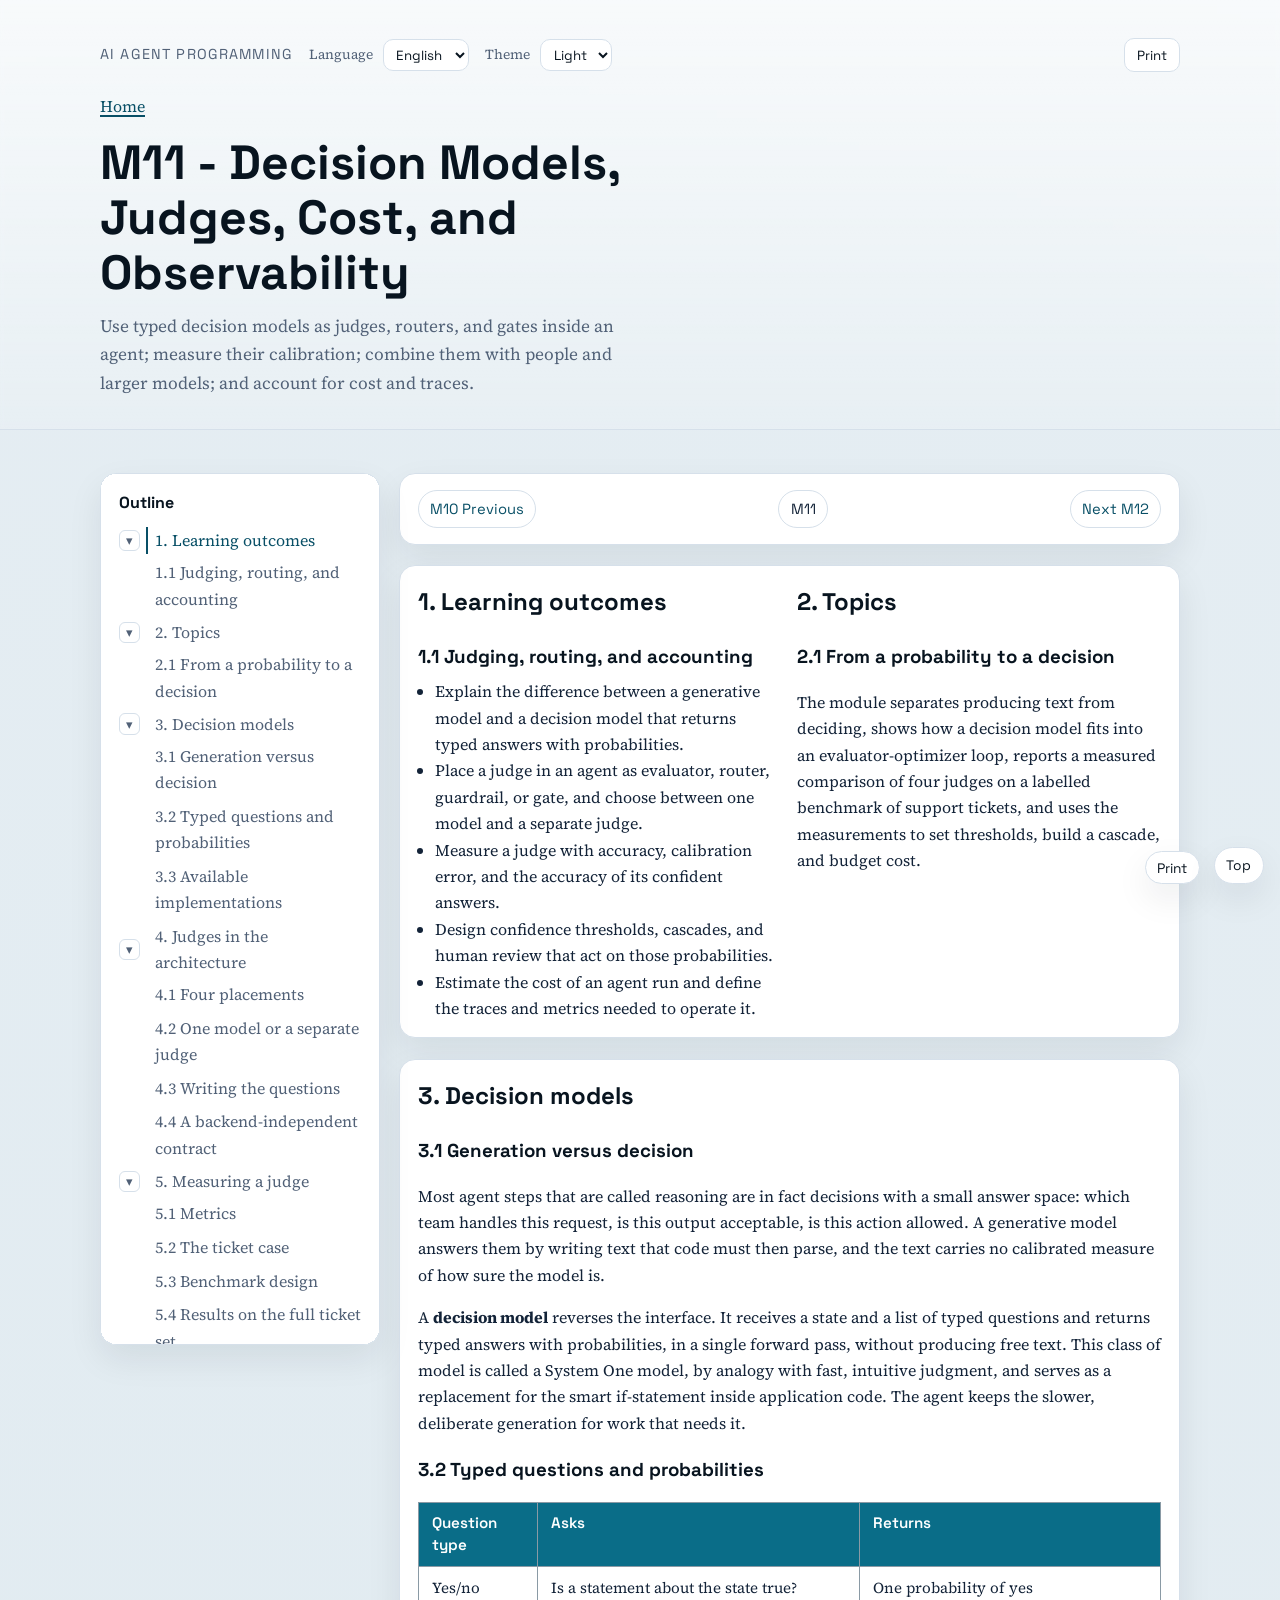
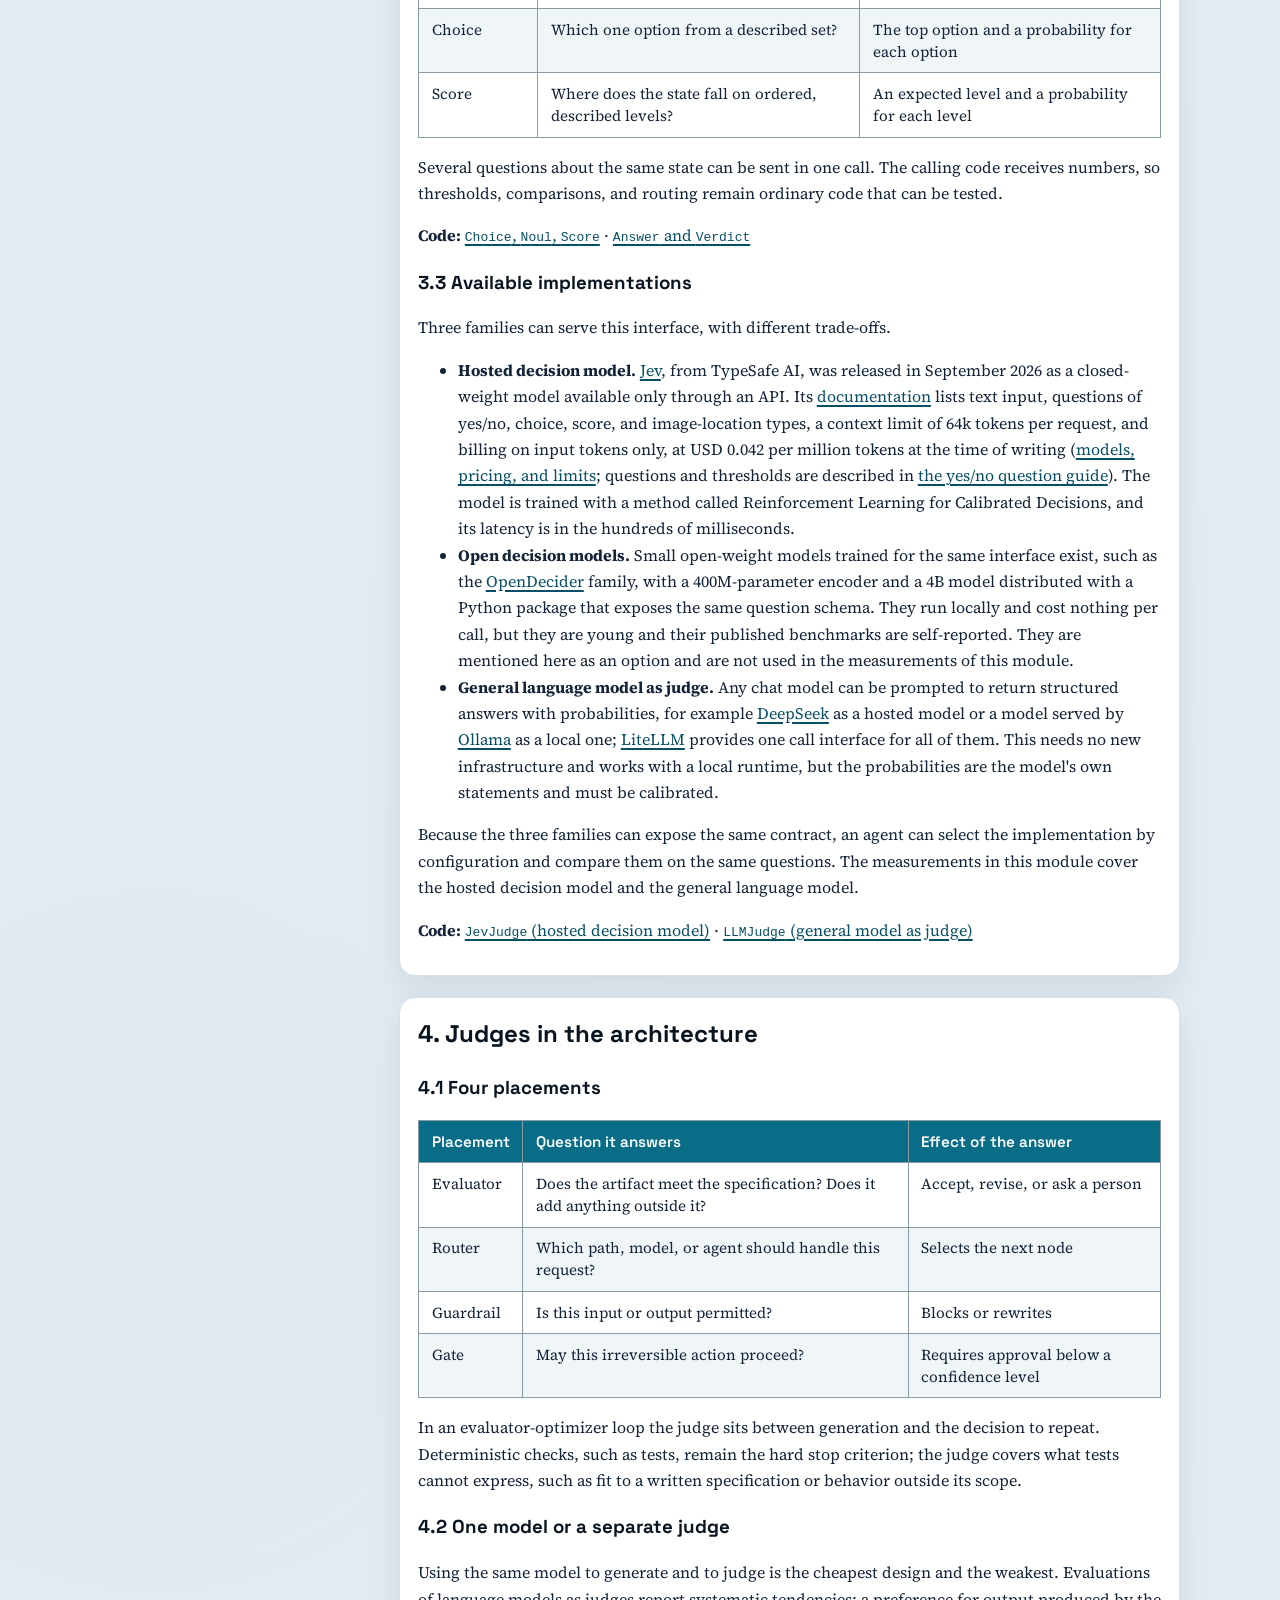
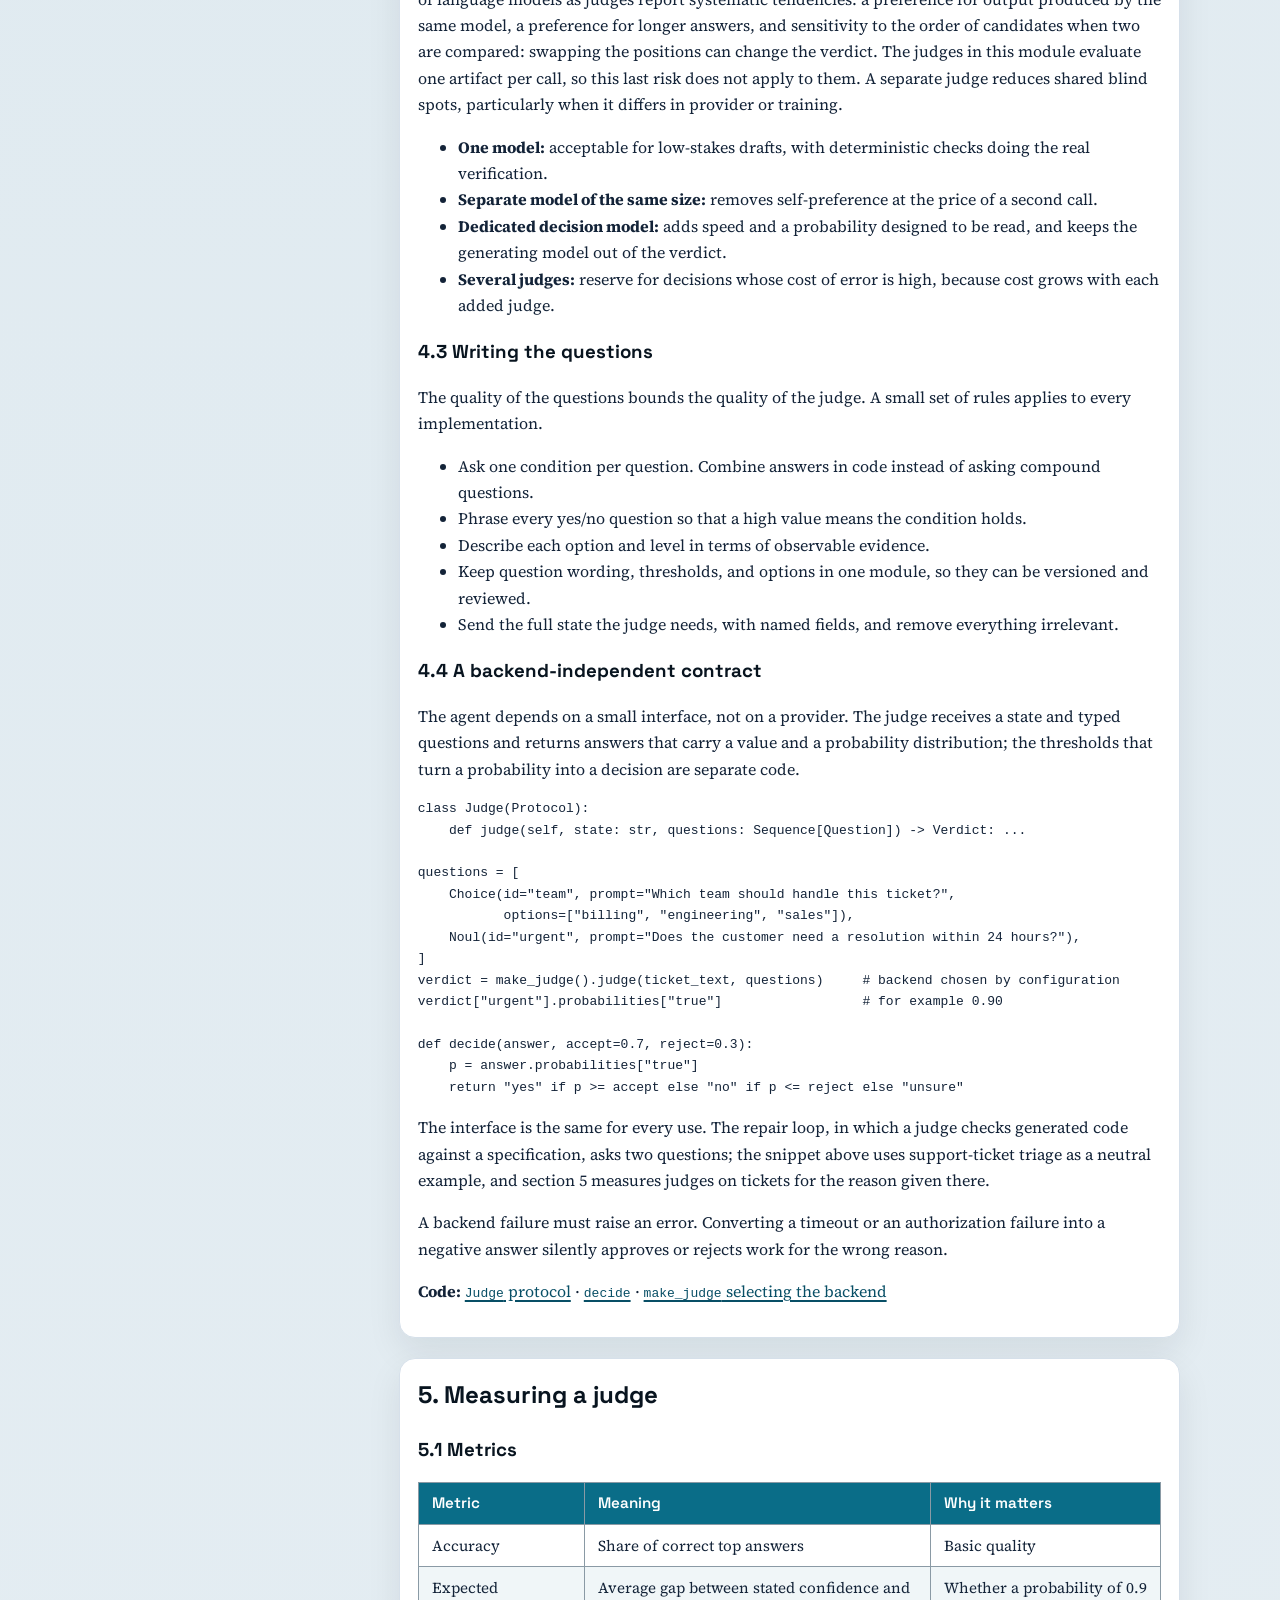
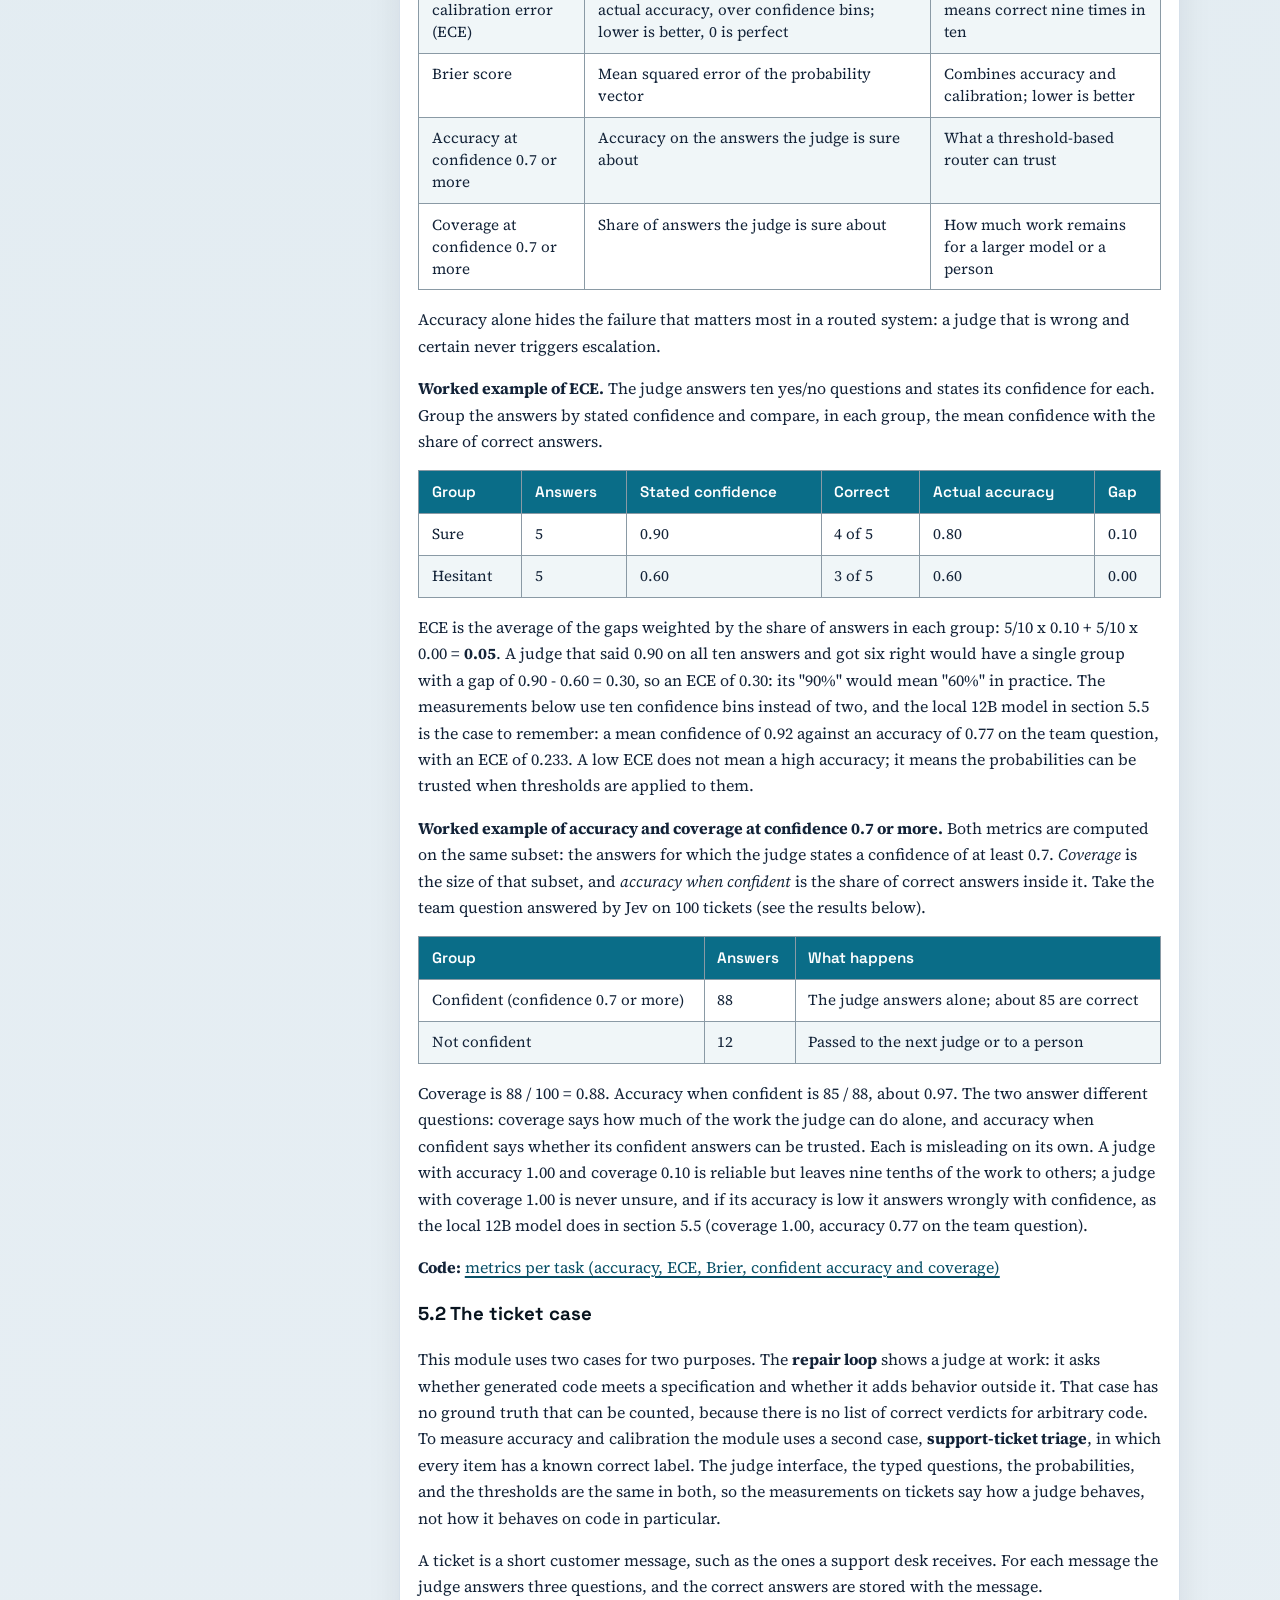
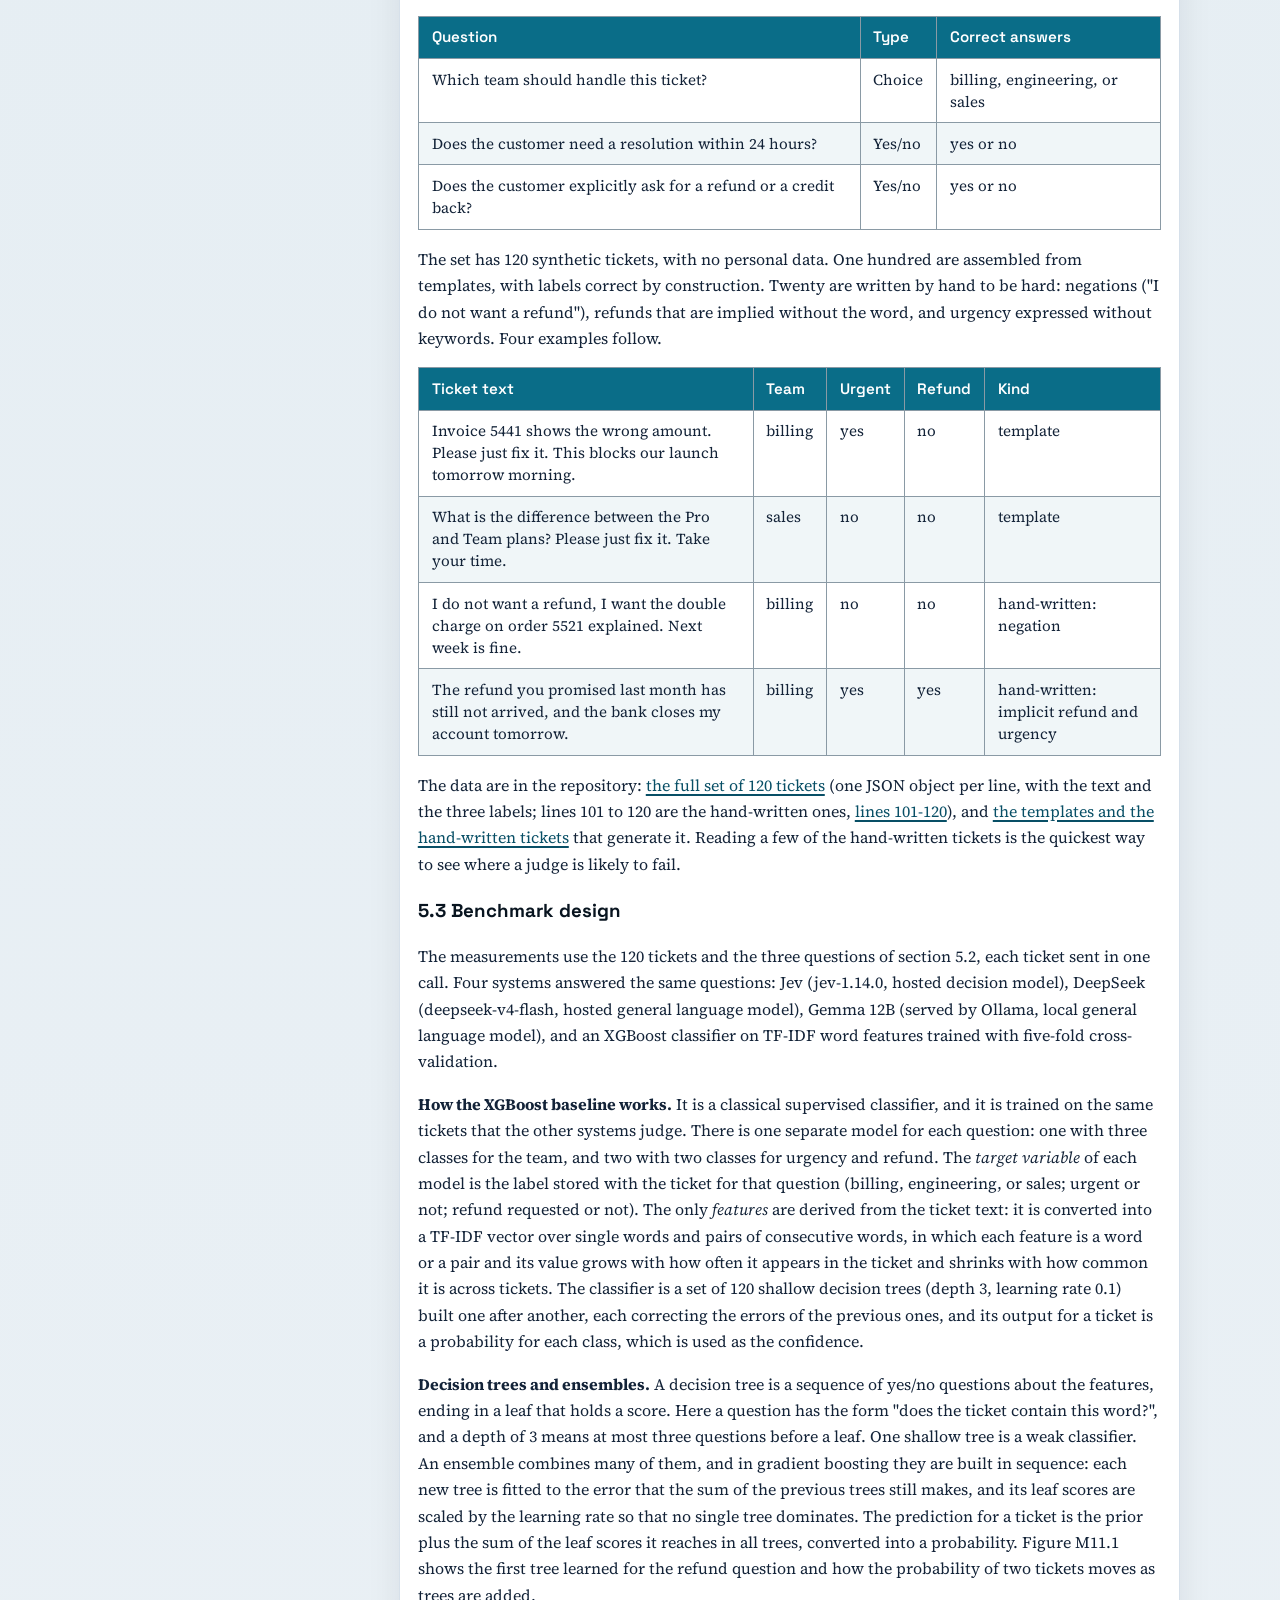
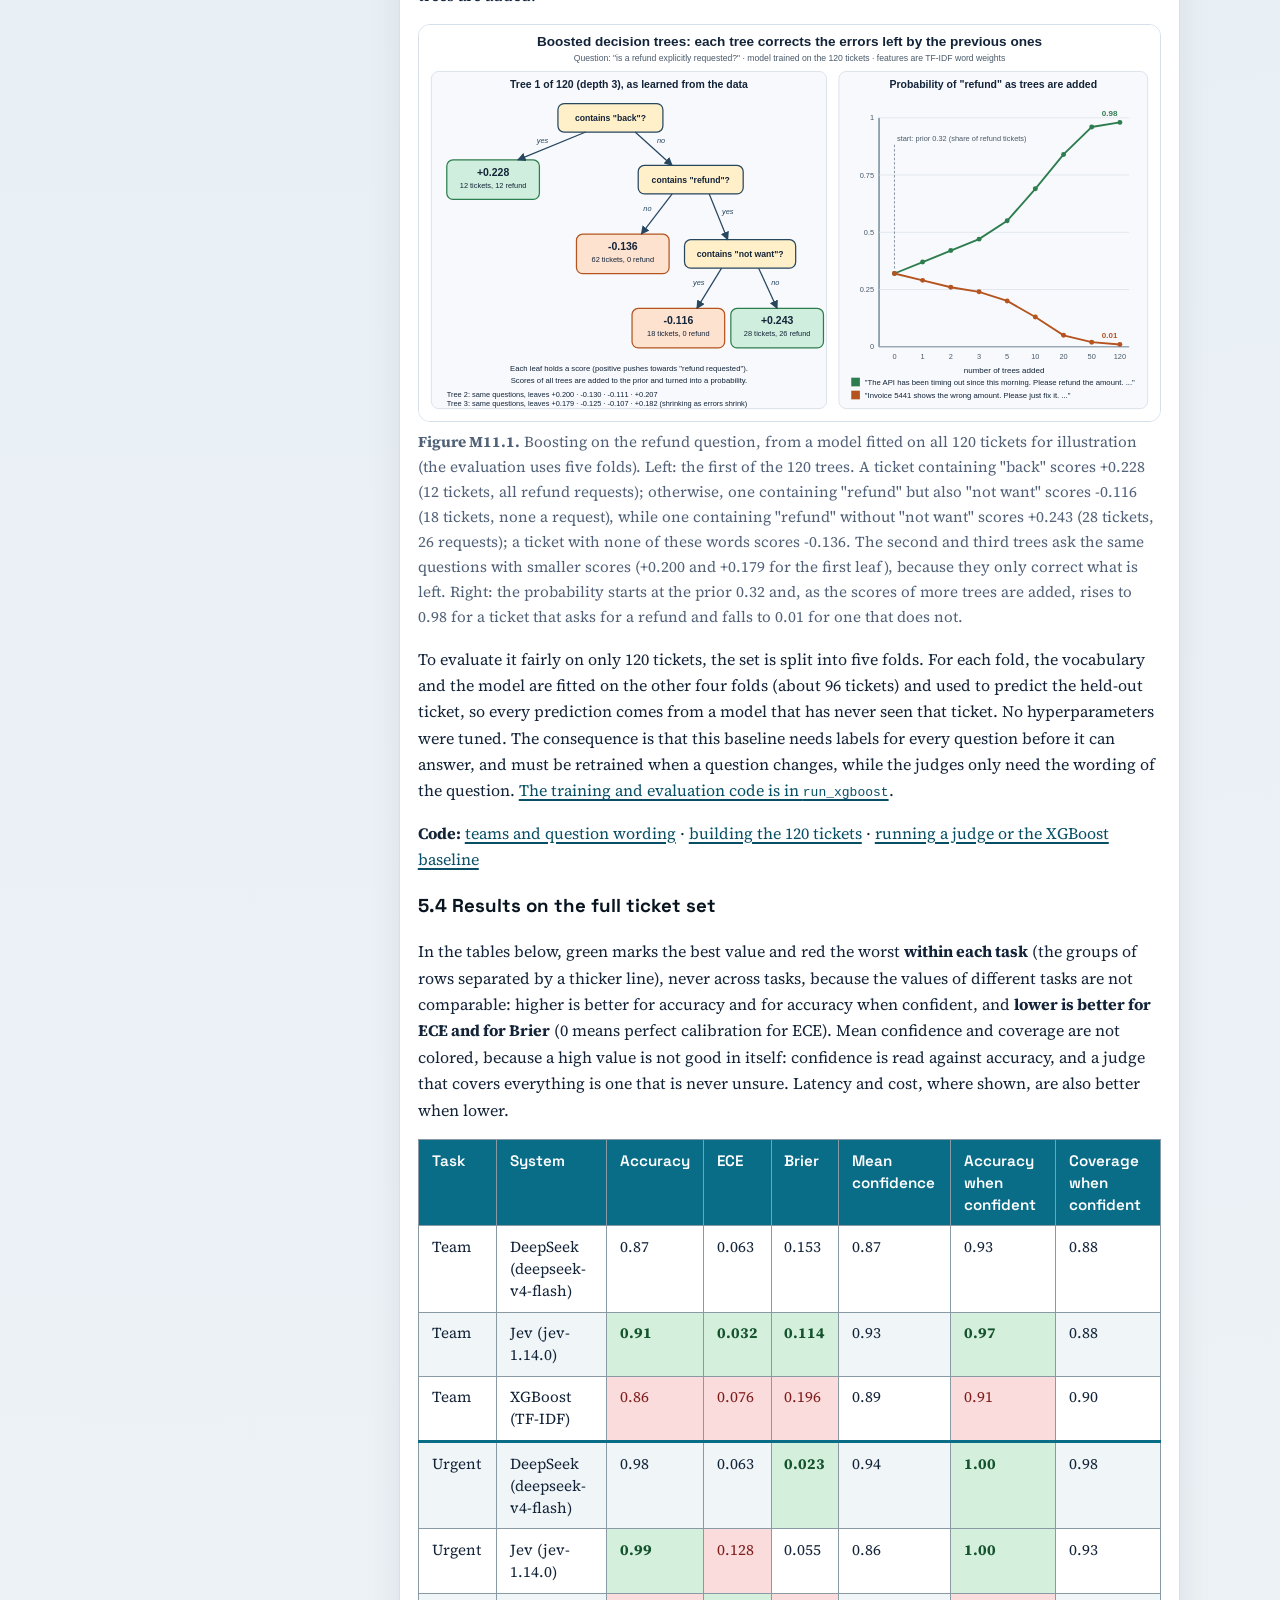
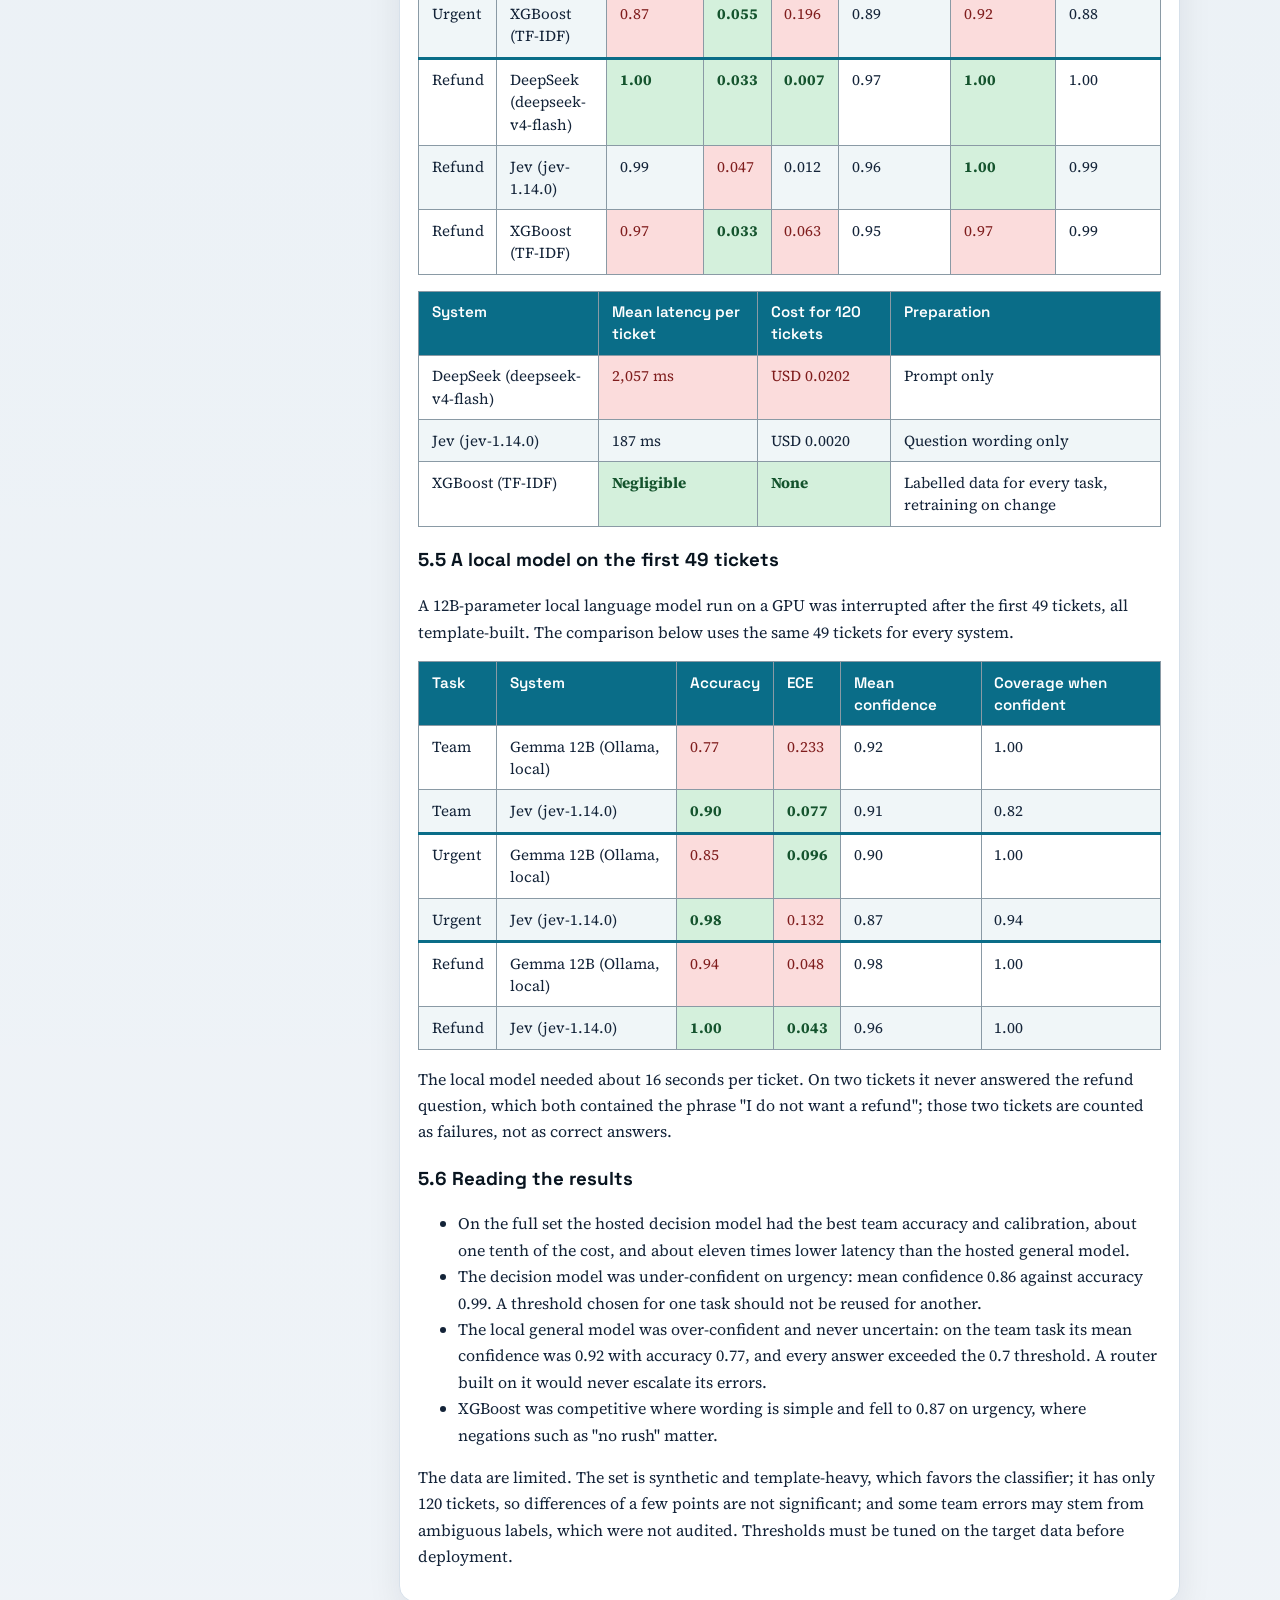
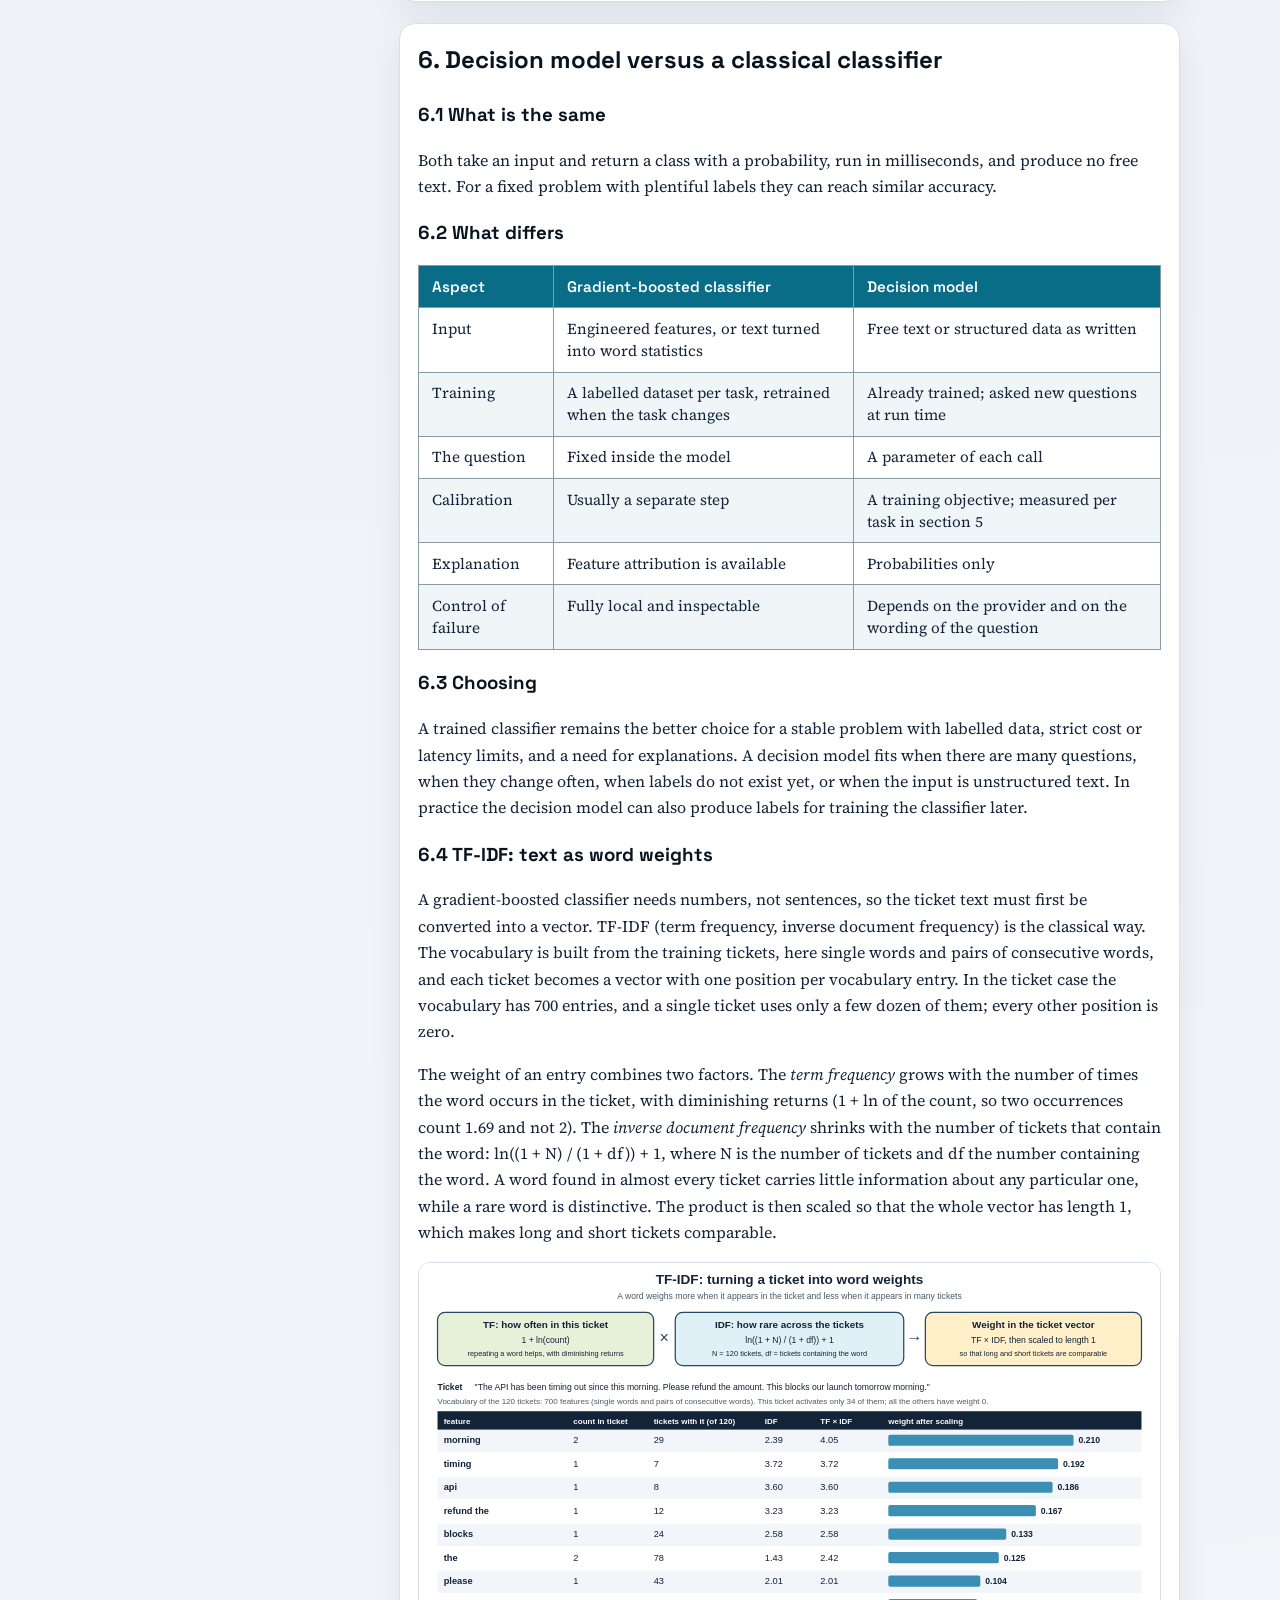
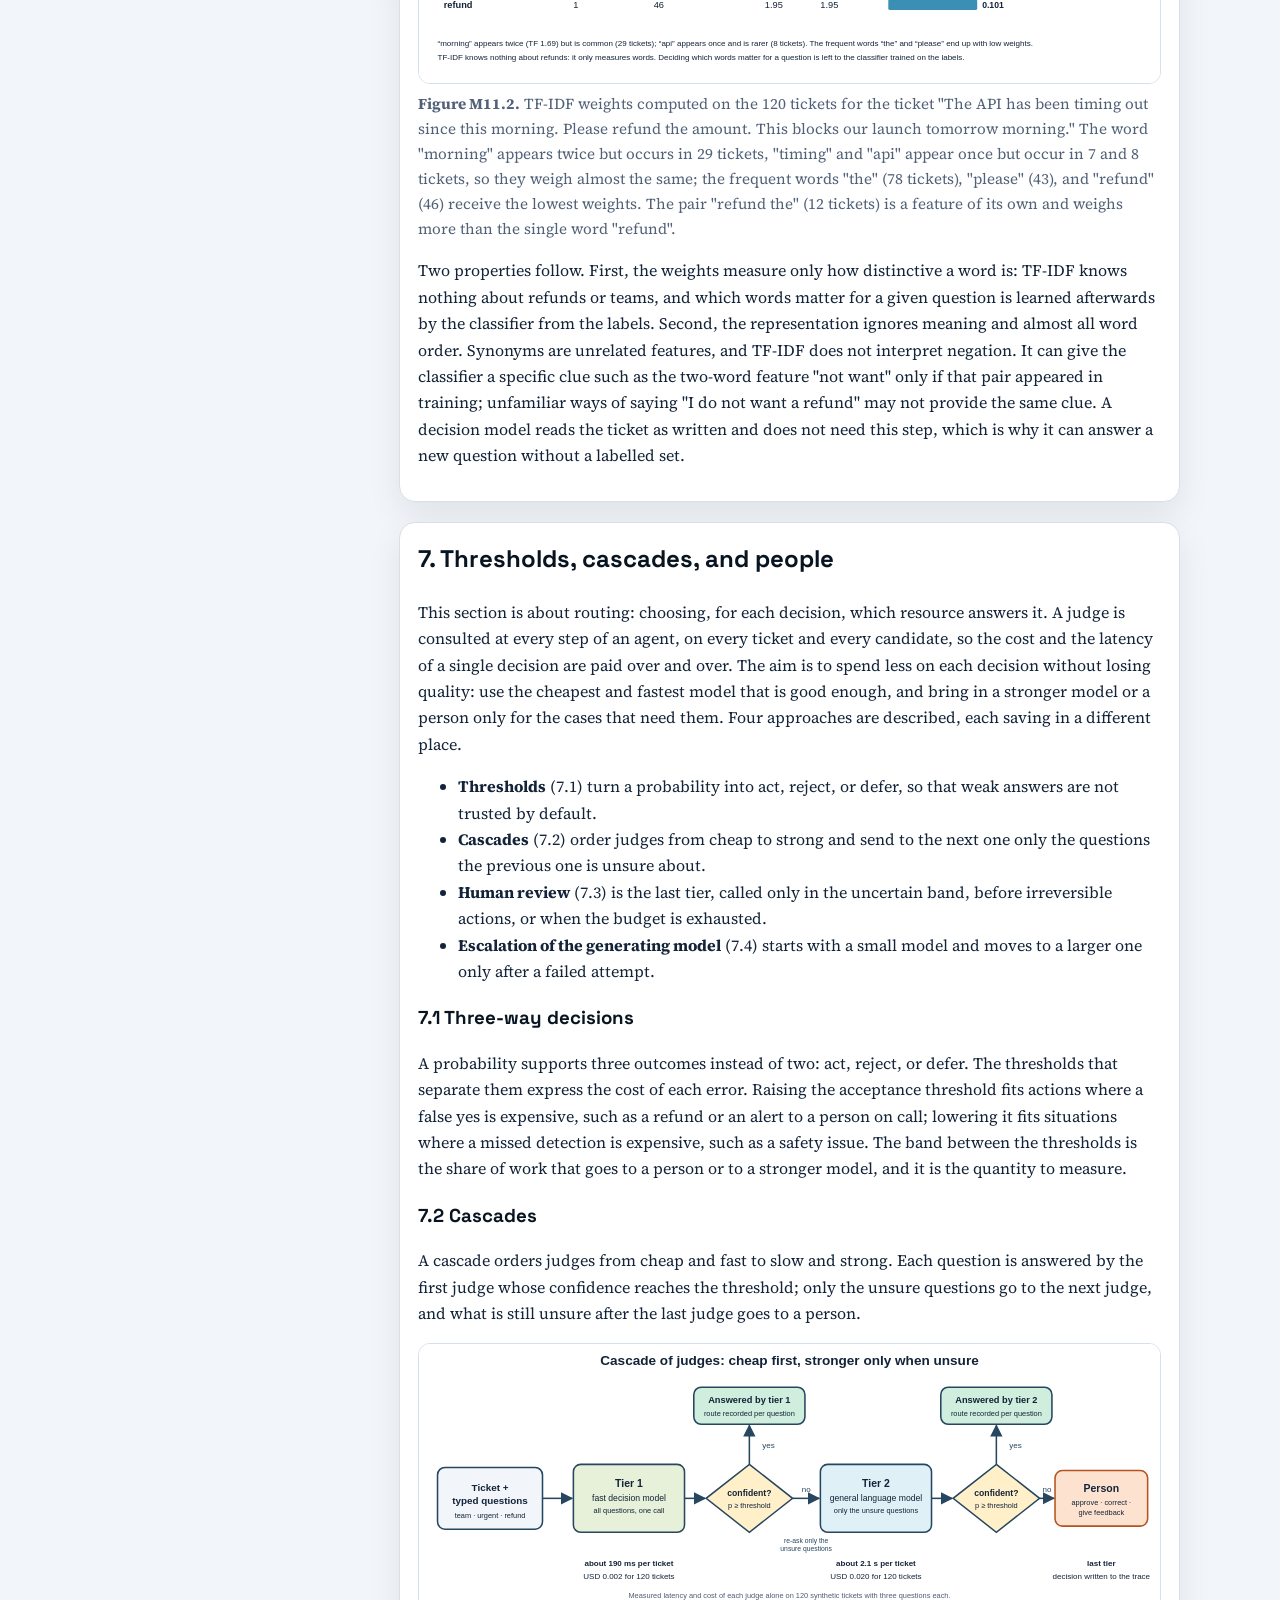
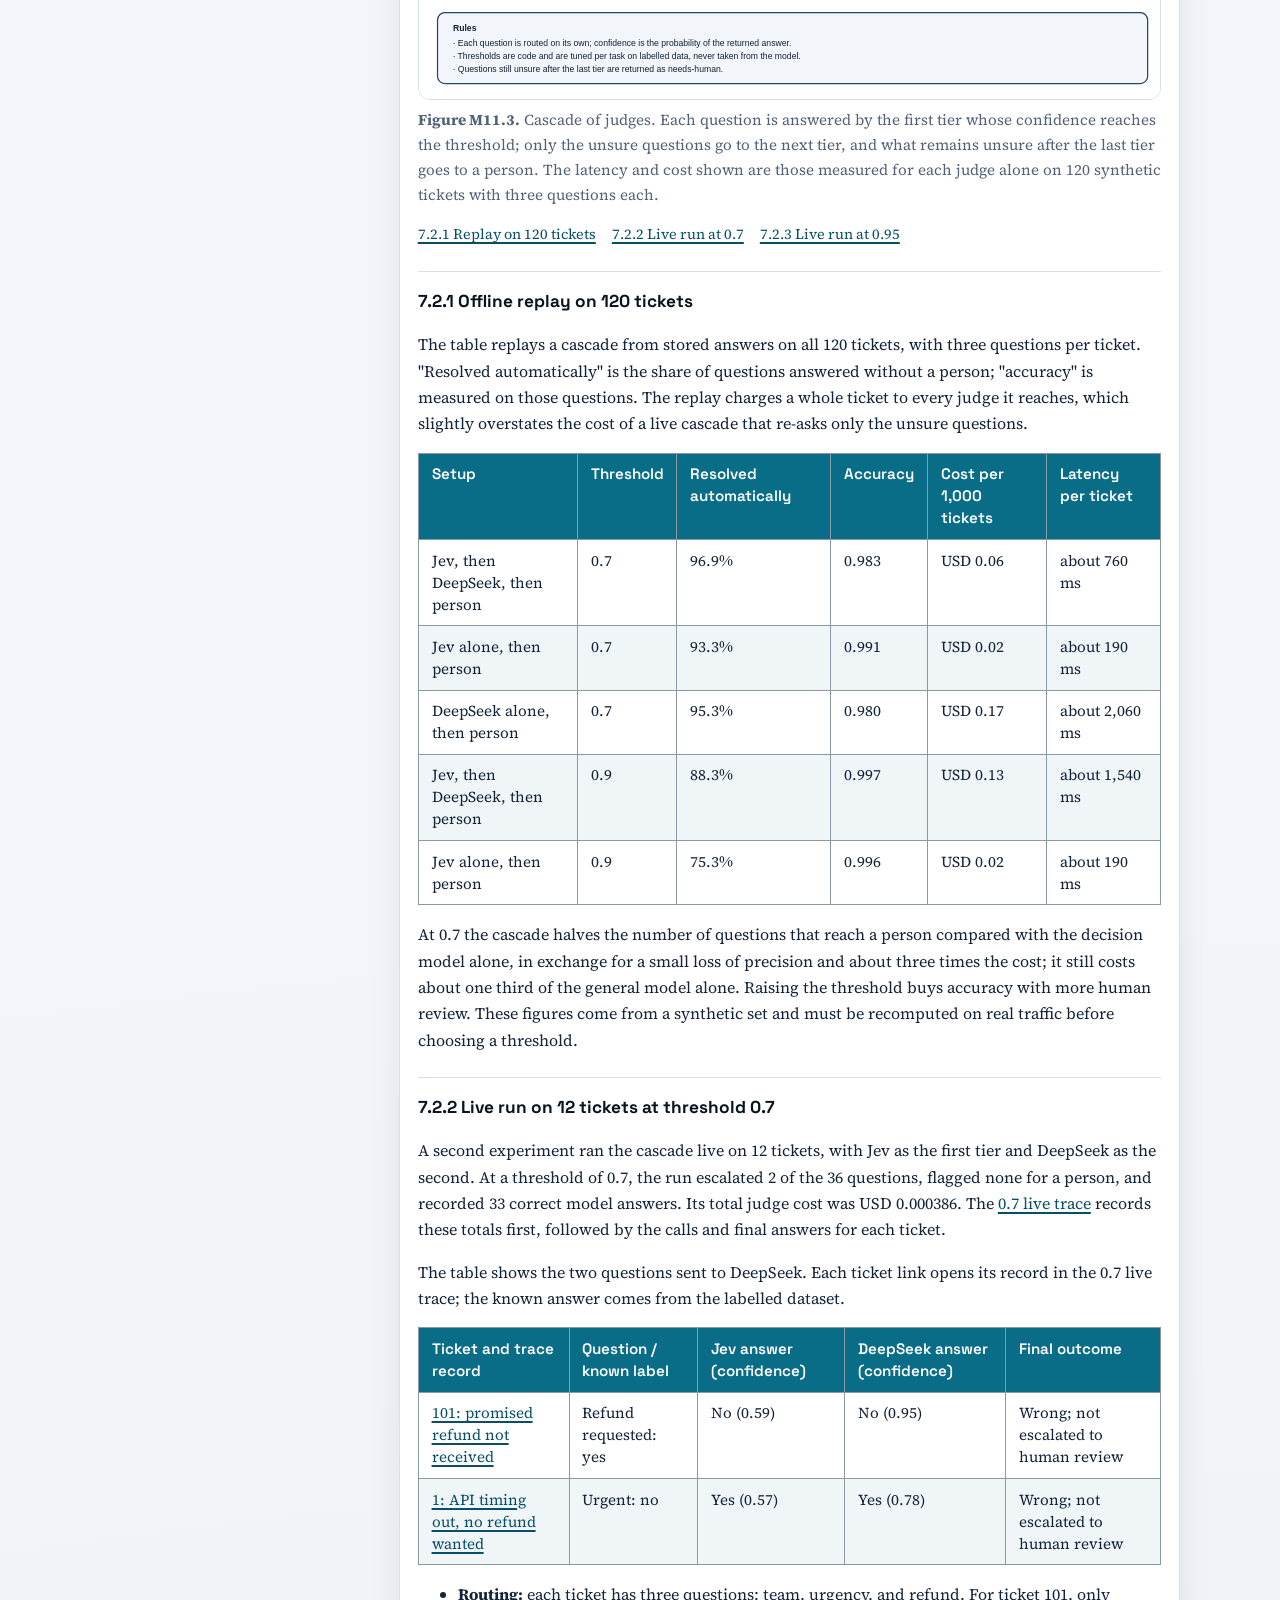
<file: site/chapters/chapter-11.html>
<!DOCTYPE html>
<html lang="en">
<head>
  <meta charset="utf-8">
  <meta name="viewport" content="width=device-width, initial-scale=1">
  <title>M11 - Decision Models, Judges, Cost, and Observability</title>
  <link rel="preconnect" href="https://fonts.googleapis.com">
  <link rel="preconnect" href="https://fonts.gstatic.com" crossorigin>
  <link href="https://fonts.googleapis.com/css2?family=Space+Grotesk:wght@400;500;700&family=Source+Serif+4:opsz,wght@8..60,400;8..60,600&display=swap" rel="stylesheet">
  <link rel="stylesheet" href="../assets/css/site.css">
  <script defer src="../assets/js/site.js"></script>
</head>
<body id="top" data-page-lang="en">
  <div id="google_translate_element" class="translate-host" aria-hidden="true"></div>

  <header class="site-header">
    <div class="shell">
      <section class="hero">
        <p><a href="../index.html">Home</a></p>
        <h1>M11 - Decision Models, Judges, Cost, and Observability</h1>
        <p class="hero-copy">Use typed decision models as judges, routers, and gates inside an agent; measure their calibration; combine them with people and larger models; and account for cost and traces.</p>
      </section>
    </div>
  </header>

  <main class="shell module-layout">
    <aside class="panel outline-panel" aria-label="Module outline">
      <h2 class="outline-title">Outline</h2>
      <nav id="outline-nav"></nav>
    </aside>

    <article class="module-main">
      <section class="panel">
        <nav class="module-nav" aria-label="Module navigation">
          <a href="chapter-10.html">M10 Previous</a>
          <span>M11</span>
          <a href="chapter-12.html">Next M12</a>
        </nav>
      </section>

      <section class="panel info-grid">
        <div>
          <h2>1. Learning outcomes</h2>
          <h3>1.1 Judging, routing, and accounting</h3>
          <ul>
            <li>Explain the difference between a generative model and a decision model that returns typed answers with probabilities.</li>
            <li>Place a judge in an agent as evaluator, router, guardrail, or gate, and choose between one model and a separate judge.</li>
            <li>Measure a judge with accuracy, calibration error, and the accuracy of its confident answers.</li>
            <li>Design confidence thresholds, cascades, and human review that act on those probabilities.</li>
            <li>Estimate the cost of an agent run and define the traces and metrics needed to operate it.</li>
          </ul>
        </div>
        <div>
          <h2>2. Topics</h2>
          <h3>2.1 From a probability to a decision</h3>
          <p>The module separates producing text from deciding, shows how a decision model fits into an evaluator-optimizer loop, reports a measured comparison of four judges on a labelled benchmark of support tickets, and uses the measurements to set thresholds, build a cascade, and budget cost.</p>
        </div>
      </section>

      <section class="panel">
        <h2>3. Decision models</h2>
        <h3>3.1 Generation versus decision</h3>
        <p>Most agent steps that are called reasoning are in fact decisions with a small answer space: which team handles this request, is this output acceptable, is this action allowed. A generative model answers them by writing text that code must then parse, and the text carries no calibrated measure of how sure the model is.</p>
        <p>A <strong>decision model</strong> reverses the interface. It receives a state and a list of typed questions and returns typed answers with probabilities, in a single forward pass, without producing free text. This class of model is called a System One model, by analogy with fast, intuitive judgment, and serves as a replacement for the smart if-statement inside application code. The agent keeps the slower, deliberate generation for work that needs it.</p>
        <h3>3.2 Typed questions and probabilities</h3>
        <table>
          <thead>
            <tr><th>Question type</th><th>Asks</th><th>Returns</th></tr>
          </thead>
          <tbody>
            <tr><td>Yes/no</td><td>Is a statement about the state true?</td><td>One probability of yes</td></tr>
            <tr><td>Choice</td><td>Which one option from a described set?</td><td>The top option and a probability for each option</td></tr>
            <tr><td>Score</td><td>Where does the state fall on ordered, described levels?</td><td>An expected level and a probability for each level</td></tr>
          </tbody>
        </table>
        <p>Several questions about the same state can be sent in one call. The calling code receives numbers, so thresholds, comparisons, and routing remain ordinary code that can be tested.</p>
        <p class="code-ref"><strong>Code:</strong> <a href="https://github.com/thimotyb/building-llm-applications/blob/9c6f74b/ch14/judge.py#L27-L53" target="_blank" rel="noopener noreferrer"><code>Choice</code>, <code>Noul</code>, <code>Score</code></a> · <a href="https://github.com/thimotyb/building-llm-applications/blob/9c6f74b/ch14/judge.py#L62-L85" target="_blank" rel="noopener noreferrer"><code>Answer</code> and <code>Verdict</code></a></p>
        <h3>3.3 Available implementations</h3>
        <p>Three families can serve this interface, with different trade-offs.</p>
        <ul>
          <li><strong>Hosted decision model.</strong> <a href="https://typesafe.ai/blog/introducing-system-one-models-and-jev" target="_blank" rel="noopener noreferrer">Jev</a>, from TypeSafe AI, was released in September 2026 as a closed-weight model available only through an API. Its <a href="https://docs.typesafe.ai/" target="_blank" rel="noopener noreferrer">documentation</a> lists text input, questions of yes/no, choice, score, and image-location types, a context limit of 64k tokens per request, and billing on input tokens only, at USD 0.042 per million tokens at the time of writing (<a href="https://docs.typesafe.ai/models.md" target="_blank" rel="noopener noreferrer">models, pricing, and limits</a>; questions and thresholds are described in <a href="https://docs.typesafe.ai/primitives/noul.md" target="_blank" rel="noopener noreferrer">the yes/no question guide</a>). The model is trained with a method called Reinforcement Learning for Calibrated Decisions, and its latency is in the hundreds of milliseconds.</li>
          <li><strong>Open decision models.</strong> Small open-weight models trained for the same interface exist, such as the <a href="https://github.com/manjunathshiva/opendecider" target="_blank" rel="noopener noreferrer">OpenDecider</a> family, with a 400M-parameter encoder and a 4B model distributed with a Python package that exposes the same question schema. They run locally and cost nothing per call, but they are young and their published benchmarks are self-reported. They are mentioned here as an option and are not used in the measurements of this module.</li>
          <li><strong>General language model as judge.</strong> Any chat model can be prompted to return structured answers with probabilities, for example <a href="https://api-docs.deepseek.com/" target="_blank" rel="noopener noreferrer">DeepSeek</a> as a hosted model or a model served by <a href="https://ollama.com/" target="_blank" rel="noopener noreferrer">Ollama</a> as a local one; <a href="https://docs.litellm.ai/" target="_blank" rel="noopener noreferrer">LiteLLM</a> provides one call interface for all of them. This needs no new infrastructure and works with a local runtime, but the probabilities are the model's own statements and must be calibrated.</li>
        </ul>
        <p>Because the three families can expose the same contract, an agent can select the implementation by configuration and compare them on the same questions. The measurements in this module cover the hosted decision model and the general language model.</p>
        <p class="code-ref"><strong>Code:</strong> <a href="https://github.com/thimotyb/building-llm-applications/blob/9c6f74b/ch14/jev_judge.py#L55-L93" target="_blank" rel="noopener noreferrer"><code>JevJudge</code> (hosted decision model)</a> · <a href="https://github.com/thimotyb/building-llm-applications/blob/9c6f74b/ch14/judge.py#L136-L195" target="_blank" rel="noopener noreferrer"><code>LLMJudge</code> (general model as judge)</a></p>
      </section>

      <section class="panel">
        <h2>4. Judges in the architecture</h2>
        <h3>4.1 Four placements</h3>
        <table>
          <thead>
            <tr><th>Placement</th><th>Question it answers</th><th>Effect of the answer</th></tr>
          </thead>
          <tbody>
            <tr><td>Evaluator</td><td>Does the artifact meet the specification? Does it add anything outside it?</td><td>Accept, revise, or ask a person</td></tr>
            <tr><td>Router</td><td>Which path, model, or agent should handle this request?</td><td>Selects the next node</td></tr>
            <tr><td>Guardrail</td><td>Is this input or output permitted?</td><td>Blocks or rewrites</td></tr>
            <tr><td>Gate</td><td>May this irreversible action proceed?</td><td>Requires approval below a confidence level</td></tr>
          </tbody>
        </table>
        <p>In an evaluator-optimizer loop the judge sits between generation and the decision to repeat. Deterministic checks, such as tests, remain the hard stop criterion; the judge covers what tests cannot express, such as fit to a written specification or behavior outside its scope.</p>
        <h3>4.2 One model or a separate judge</h3>
        <p>Using the same model to generate and to judge is the cheapest design and the weakest. Evaluations of language models as judges report systematic tendencies: a preference for output produced by the same model, a preference for longer answers, and sensitivity to the order of candidates when two are compared: swapping the positions can change the verdict. The judges in this module evaluate one artifact per call, so this last risk does not apply to them. A separate judge reduces shared blind spots, particularly when it differs in provider or training.</p>
        <ul>
          <li><strong>One model:</strong> acceptable for low-stakes drafts, with deterministic checks doing the real verification.</li>
          <li><strong>Separate model of the same size:</strong> removes self-preference at the price of a second call.</li>
          <li><strong>Dedicated decision model:</strong> adds speed and a probability designed to be read, and keeps the generating model out of the verdict.</li>
          <li><strong>Several judges:</strong> reserve for decisions whose cost of error is high, because cost grows with each added judge.</li>
        </ul>
        <h3>4.3 Writing the questions</h3>
        <p>The quality of the questions bounds the quality of the judge. A small set of rules applies to every implementation.</p>
        <ul>
          <li>Ask one condition per question. Combine answers in code instead of asking compound questions.</li>
          <li>Phrase every yes/no question so that a high value means the condition holds.</li>
          <li>Describe each option and level in terms of observable evidence.</li>
          <li>Keep question wording, thresholds, and options in one module, so they can be versioned and reviewed.</li>
          <li>Send the full state the judge needs, with named fields, and remove everything irrelevant.</li>
        </ul>
        <h3>4.4 A backend-independent contract</h3>
        <p>The agent depends on a small interface, not on a provider. The judge receives a state and typed questions and returns answers that carry a value and a probability distribution; the thresholds that turn a probability into a decision are separate code.</p>
        <pre><code>class Judge(Protocol):
    def judge(self, state: str, questions: Sequence[Question]) -&gt; Verdict: ...

questions = [
    Choice(id="team", prompt="Which team should handle this ticket?",
           options=["billing", "engineering", "sales"]),
    Noul(id="urgent", prompt="Does the customer need a resolution within 24 hours?"),
]
verdict = make_judge().judge(ticket_text, questions)     # backend chosen by configuration
verdict["urgent"].probabilities["true"]                  # for example 0.90

def decide(answer, accept=0.7, reject=0.3):
    p = answer.probabilities["true"]
    return "yes" if p &gt;= accept else "no" if p &lt;= reject else "unsure"</code></pre>
        <p>The interface is the same for every use. The repair loop, in which a judge checks generated code against a specification, asks two questions; the snippet above uses support-ticket triage as a neutral example, and section 5 measures judges on tickets for the reason given there.</p>
        <p>A backend failure must raise an error. Converting a timeout or an authorization failure into a negative answer silently approves or rejects work for the wrong reason.</p>
        <p class="code-ref"><strong>Code:</strong> <a href="https://github.com/thimotyb/building-llm-applications/blob/9c6f74b/ch14/judge.py#L88-L89" target="_blank" rel="noopener noreferrer"><code>Judge</code> protocol</a> · <a href="https://github.com/thimotyb/building-llm-applications/blob/9c6f74b/ch14/judge.py#L225-L229" target="_blank" rel="noopener noreferrer"><code>decide</code></a> · <a href="https://github.com/thimotyb/building-llm-applications/blob/9c6f74b/ch14/judge_factory.py#L18-L55" target="_blank" rel="noopener noreferrer"><code>make_judge</code> selecting the backend</a></p>
      </section>

      <section class="panel">
        <h2>5. Measuring a judge</h2>
        <h3>5.1 Metrics</h3>
        <table>
          <thead>
            <tr><th>Metric</th><th>Meaning</th><th>Why it matters</th></tr>
          </thead>
          <tbody>
            <tr><td>Accuracy</td><td>Share of correct top answers</td><td>Basic quality</td></tr>
            <tr><td>Expected calibration error (ECE)</td><td>Average gap between stated confidence and actual accuracy, over confidence bins; lower is better, 0 is perfect</td><td>Whether a probability of 0.9 means correct nine times in ten</td></tr>
            <tr><td>Brier score</td><td>Mean squared error of the probability vector</td><td>Combines accuracy and calibration; lower is better</td></tr>
            <tr><td>Accuracy at confidence 0.7 or more</td><td>Accuracy on the answers the judge is sure about</td><td>What a threshold-based router can trust</td></tr>
            <tr><td>Coverage at confidence 0.7 or more</td><td>Share of answers the judge is sure about</td><td>How much work remains for a larger model or a person</td></tr>
          </tbody>
        </table>
        <p>Accuracy alone hides the failure that matters most in a routed system: a judge that is wrong and certain never triggers escalation.</p>
        <p><strong>Worked example of ECE.</strong> The judge answers ten yes/no questions and states its confidence for each. Group the answers by stated confidence and compare, in each group, the mean confidence with the share of correct answers.</p>
        <table>
          <thead>
            <tr><th>Group</th><th>Answers</th><th>Stated confidence</th><th>Correct</th><th>Actual accuracy</th><th>Gap</th></tr>
          </thead>
          <tbody>
            <tr><td>Sure</td><td>5</td><td>0.90</td><td>4 of 5</td><td>0.80</td><td>0.10</td></tr>
            <tr><td>Hesitant</td><td>5</td><td>0.60</td><td>3 of 5</td><td>0.60</td><td>0.00</td></tr>
          </tbody>
        </table>
        <p>ECE is the average of the gaps weighted by the share of answers in each group: 5/10 x 0.10 + 5/10 x 0.00 = <strong>0.05</strong>. A judge that said 0.90 on all ten answers and got six right would have a single group with a gap of 0.90 - 0.60 = 0.30, so an ECE of 0.30: its "90%" would mean "60%" in practice. The measurements below use ten confidence bins instead of two, and the local 12B model in section 5.5 is the case to remember: a mean confidence of 0.92 against an accuracy of 0.77 on the team question, with an ECE of 0.233. A low ECE does not mean a high accuracy; it means the probabilities can be trusted when thresholds are applied to them.</p>
        <p><strong>Worked example of accuracy and coverage at confidence 0.7 or more.</strong> Both metrics are computed on the same subset: the answers for which the judge states a confidence of at least 0.7. <em>Coverage</em> is the size of that subset, and <em>accuracy when confident</em> is the share of correct answers inside it. Take the team question answered by Jev on 100 tickets (see the results below).</p>
        <table>
          <thead>
            <tr><th>Group</th><th>Answers</th><th>What happens</th></tr>
          </thead>
          <tbody>
            <tr><td>Confident (confidence 0.7 or more)</td><td>88</td><td>The judge answers alone; about 85 are correct</td></tr>
            <tr><td>Not confident</td><td>12</td><td>Passed to the next judge or to a person</td></tr>
          </tbody>
        </table>
        <p>Coverage is 88 / 100 = 0.88. Accuracy when confident is 85 / 88, about 0.97. The two answer different questions: coverage says how much of the work the judge can do alone, and accuracy when confident says whether its confident answers can be trusted. Each is misleading on its own. A judge with accuracy 1.00 and coverage 0.10 is reliable but leaves nine tenths of the work to others; a judge with coverage 1.00 is never unsure, and if its accuracy is low it answers wrongly with confidence, as the local 12B model does in section 5.5 (coverage 1.00, accuracy 0.77 on the team question).</p>
        <p class="code-ref"><strong>Code:</strong> <a href="https://github.com/thimotyb/building-llm-applications/blob/9c6f74b/ch14/bench/report.py#L41-L63" target="_blank" rel="noopener noreferrer">metrics per task (accuracy, ECE, Brier, confident accuracy and coverage)</a></p>
        <h3>5.2 The ticket case</h3>
        <p>This module uses two cases for two purposes. The <strong>repair loop</strong> shows a judge at work: it asks whether generated code meets a specification and whether it adds behavior outside it. That case has no ground truth that can be counted, because there is no list of correct verdicts for arbitrary code. To measure accuracy and calibration the module uses a second case, <strong>support-ticket triage</strong>, in which every item has a known correct label. The judge interface, the typed questions, the probabilities, and the thresholds are the same in both, so the measurements on tickets say how a judge behaves, not how it behaves on code in particular.</p>
        <p>A ticket is a short customer message, such as the ones a support desk receives. For each message the judge answers three questions, and the correct answers are stored with the message.</p>
        <table>
          <thead>
            <tr><th>Question</th><th>Type</th><th>Correct answers</th></tr>
          </thead>
          <tbody>
            <tr><td>Which team should handle this ticket?</td><td>Choice</td><td>billing, engineering, or sales</td></tr>
            <tr><td>Does the customer need a resolution within 24 hours?</td><td>Yes/no</td><td>yes or no</td></tr>
            <tr><td>Does the customer explicitly ask for a refund or a credit back?</td><td>Yes/no</td><td>yes or no</td></tr>
          </tbody>
        </table>
        <p>The set has 120 synthetic tickets, with no personal data. One hundred are assembled from templates, with labels correct by construction. Twenty are written by hand to be hard: negations ("I do not want a refund"), refunds that are implied without the word, and urgency expressed without keywords. Four examples follow.</p>
        <table>
          <thead>
            <tr><th>Ticket text</th><th>Team</th><th>Urgent</th><th>Refund</th><th>Kind</th></tr>
          </thead>
          <tbody>
            <tr><td>Invoice 5441 shows the wrong amount. Please just fix it. This blocks our launch tomorrow morning.</td><td>billing</td><td>yes</td><td>no</td><td>template</td></tr>
            <tr><td>What is the difference between the Pro and Team plans? Please just fix it. Take your time.</td><td>sales</td><td>no</td><td>no</td><td>template</td></tr>
            <tr><td>I do not want a refund, I want the double charge on order 5521 explained. Next week is fine.</td><td>billing</td><td>no</td><td>no</td><td>hand-written: negation</td></tr>
            <tr><td>The refund you promised last month has still not arrived, and the bank closes my account tomorrow.</td><td>billing</td><td>yes</td><td>yes</td><td>hand-written: implicit refund and urgency</td></tr>
          </tbody>
        </table>
        <p>The data are in the repository: <a href="https://github.com/thimotyb/building-llm-applications/blob/9c6f74b/ch14/bench/dataset.jsonl" target="_blank" rel="noopener noreferrer">the full set of 120 tickets</a> (one JSON object per line, with the text and the three labels; lines 101 to 120 are the hand-written ones, <a href="https://github.com/thimotyb/building-llm-applications/blob/9c6f74b/ch14/bench/dataset.jsonl#L101-L120" target="_blank" rel="noopener noreferrer">lines 101-120</a>), and <a href="https://github.com/thimotyb/building-llm-applications/blob/9c6f74b/ch14/bench/dataset.py#L25-L69" target="_blank" rel="noopener noreferrer">the templates and the hand-written tickets</a> that generate it. Reading a few of the hand-written tickets is the quickest way to see where a judge is likely to fail.</p>
        <h3>5.3 Benchmark design</h3>
        <p>The measurements use the 120 tickets and the three questions of section 5.2, each ticket sent in one call. Four systems answered the same questions: Jev (jev-1.14.0, hosted decision model), DeepSeek (deepseek-v4-flash, hosted general language model), Gemma 12B (served by Ollama, local general language model), and an XGBoost classifier on TF-IDF word features trained with five-fold cross-validation.</p>
        <p><strong>How the XGBoost baseline works.</strong> It is a classical supervised classifier, and it is trained on the same tickets that the other systems judge. There is one separate model for each question: one with three classes for the team, and two with two classes for urgency and refund. The <em>target variable</em> of each model is the label stored with the ticket for that question (billing, engineering, or sales; urgent or not; refund requested or not). The only <em>features</em> are derived from the ticket text: it is converted into a TF-IDF vector over single words and pairs of consecutive words, in which each feature is a word or a pair and its value grows with how often it appears in the ticket and shrinks with how common it is across tickets. The classifier is a set of 120 shallow decision trees (depth 3, learning rate 0.1) built one after another, each correcting the errors of the previous ones, and its output for a ticket is a probability for each class, which is used as the confidence.</p>
        <p><strong>Decision trees and ensembles.</strong> A decision tree is a sequence of yes/no questions about the features, ending in a leaf that holds a score. Here a question has the form "does the ticket contain this word?", and a depth of 3 means at most three questions before a leaf. One shallow tree is a weak classifier. An ensemble combines many of them, and in gradient boosting they are built in sequence: each new tree is fitted to the error that the sum of the previous trees still makes, and its leaf scores are scaled by the learning rate so that no single tree dominates. The prediction for a ticket is the prior plus the sum of the leaf scores it reaches in all trees, converted into a probability. Figure M11.1 shows the first tree learned for the refund question and how the probability of two tickets moves as trees are added.</p>
        <figure class="module-figure" data-zoomable>
          <img src="../assets/images/m11-figure-xgboost-boosting.svg" alt="Left: the first decision tree learned for the refund question, with splits on the words back, refund, and not want and leaf scores. Right: the probability of refund for two tickets as the number of trees grows from 0 to 120.">
          <figcaption><strong>Figure M11.1.</strong> Boosting on the refund question, from a model fitted on all 120 tickets for illustration (the evaluation uses five folds). Left: the first of the 120 trees. A ticket containing "back" scores +0.228 (12 tickets, all refund requests); otherwise, one containing "refund" but also "not want" scores -0.116 (18 tickets, none a request), while one containing "refund" without "not want" scores +0.243 (28 tickets, 26 requests); a ticket with none of these words scores -0.136. The second and third trees ask the same questions with smaller scores (+0.200 and +0.179 for the first leaf), because they only correct what is left. Right: the probability starts at the prior 0.32 and, as the scores of more trees are added, rises to 0.98 for a ticket that asks for a refund and falls to 0.01 for one that does not.</figcaption>
        </figure>
        <p>To evaluate it fairly on only 120 tickets, the set is split into five folds. For each fold, the vocabulary and the model are fitted on the other four folds (about 96 tickets) and used to predict the held-out ticket, so every prediction comes from a model that has never seen that ticket. No hyperparameters were tuned. The consequence is that this baseline needs labels for every question before it can answer, and must be retrained when a question changes, while the judges only need the wording of the question. <a href="https://github.com/thimotyb/building-llm-applications/blob/40d8057/ch14/bench/run_bench.py#L87-L128" target="_blank" rel="noopener noreferrer">The training and evaluation code is in <code>run_xgboost</code></a>.</p>
        <p class="code-ref"><strong>Code:</strong> <a href="https://github.com/thimotyb/building-llm-applications/blob/9c6f74b/ch14/bench/dataset.py#L15-L23" target="_blank" rel="noopener noreferrer">teams and question wording</a> · <a href="https://github.com/thimotyb/building-llm-applications/blob/9c6f74b/ch14/bench/dataset.py#L72-L84" target="_blank" rel="noopener noreferrer">building the 120 tickets</a> · <a href="https://github.com/thimotyb/building-llm-applications/blob/40d8057/ch14/bench/run_bench.py#L37-L128" target="_blank" rel="noopener noreferrer">running a judge or the XGBoost baseline</a></p>
        <h3>5.4 Results on the full ticket set</h3>
        <p>In the tables below, green marks the best value and red the worst <strong>within each task</strong> (the groups of rows separated by a thicker line), never across tasks, because the values of different tasks are not comparable: higher is better for accuracy and for accuracy when confident, and <strong>lower is better for ECE and for Brier</strong> (0 means perfect calibration for ECE). Mean confidence and coverage are not colored, because a high value is not good in itself: confidence is read against accuracy, and a judge that covers everything is one that is never unsure. Latency and cost, where shown, are also better when lower.</p>
        <table>
          <thead>
            <tr><th>Task</th><th>System</th><th>Accuracy</th><th>ECE</th><th>Brier</th><th>Mean confidence</th><th>Accuracy when confident</th><th>Coverage when confident</th></tr>
          </thead>
          <tbody>
            <tr><td>Team</td><td>DeepSeek (deepseek-v4-flash)</td><td>0.87</td><td>0.063</td><td>0.153</td><td>0.87</td><td>0.93</td><td>0.88</td></tr>
            <tr><td>Team</td><td>Jev (jev-1.14.0)</td><td class="cell-best">0.91</td><td class="cell-best">0.032</td><td class="cell-best">0.114</td><td>0.93</td><td class="cell-best">0.97</td><td>0.88</td></tr>
            <tr><td>Team</td><td>XGBoost (TF-IDF)</td><td class="cell-worst">0.86</td><td class="cell-worst">0.076</td><td class="cell-worst">0.196</td><td>0.89</td><td class="cell-worst">0.91</td><td>0.90</td></tr>
            <tr class="group-start"><td>Urgent</td><td>DeepSeek (deepseek-v4-flash)</td><td>0.98</td><td>0.063</td><td class="cell-best">0.023</td><td>0.94</td><td class="cell-best">1.00</td><td>0.98</td></tr>
            <tr><td>Urgent</td><td>Jev (jev-1.14.0)</td><td class="cell-best">0.99</td><td class="cell-worst">0.128</td><td>0.055</td><td>0.86</td><td class="cell-best">1.00</td><td>0.93</td></tr>
            <tr><td>Urgent</td><td>XGBoost (TF-IDF)</td><td class="cell-worst">0.87</td><td class="cell-best">0.055</td><td class="cell-worst">0.196</td><td>0.89</td><td class="cell-worst">0.92</td><td>0.88</td></tr>
            <tr class="group-start"><td>Refund</td><td>DeepSeek (deepseek-v4-flash)</td><td class="cell-best">1.00</td><td class="cell-best">0.033</td><td class="cell-best">0.007</td><td>0.97</td><td class="cell-best">1.00</td><td>1.00</td></tr>
            <tr><td>Refund</td><td>Jev (jev-1.14.0)</td><td>0.99</td><td class="cell-worst">0.047</td><td>0.012</td><td>0.96</td><td class="cell-best">1.00</td><td>0.99</td></tr>
            <tr><td>Refund</td><td>XGBoost (TF-IDF)</td><td class="cell-worst">0.97</td><td class="cell-best">0.033</td><td class="cell-worst">0.063</td><td>0.95</td><td class="cell-worst">0.97</td><td>0.99</td></tr>
          </tbody>
        </table>
        <table>
          <thead>
            <tr><th>System</th><th>Mean latency per ticket</th><th>Cost for 120 tickets</th><th>Preparation</th></tr>
          </thead>
          <tbody>
            <tr><td>DeepSeek (deepseek-v4-flash)</td><td class="cell-worst">2,057 ms</td><td class="cell-worst">USD 0.0202</td><td>Prompt only</td></tr>
            <tr><td>Jev (jev-1.14.0)</td><td>187 ms</td><td>USD 0.0020</td><td>Question wording only</td></tr>
            <tr><td>XGBoost (TF-IDF)</td><td class="cell-best">Negligible</td><td class="cell-best">None</td><td>Labelled data for every task, retraining on change</td></tr>
          </tbody>
        </table>
        <h3>5.5 A local model on the first 49 tickets</h3>
        <p>A 12B-parameter local language model run on a GPU was interrupted after the first 49 tickets, all template-built. The comparison below uses the same 49 tickets for every system.</p>
        <table>
          <thead>
            <tr><th>Task</th><th>System</th><th>Accuracy</th><th>ECE</th><th>Mean confidence</th><th>Coverage when confident</th></tr>
          </thead>
          <tbody>
            <tr><td>Team</td><td>Gemma 12B (Ollama, local)</td><td class="cell-worst">0.77</td><td class="cell-worst">0.233</td><td>0.92</td><td>1.00</td></tr>
            <tr><td>Team</td><td>Jev (jev-1.14.0)</td><td class="cell-best">0.90</td><td class="cell-best">0.077</td><td>0.91</td><td>0.82</td></tr>
            <tr class="group-start"><td>Urgent</td><td>Gemma 12B (Ollama, local)</td><td class="cell-worst">0.85</td><td class="cell-best">0.096</td><td>0.90</td><td>1.00</td></tr>
            <tr><td>Urgent</td><td>Jev (jev-1.14.0)</td><td class="cell-best">0.98</td><td class="cell-worst">0.132</td><td>0.87</td><td>0.94</td></tr>
            <tr class="group-start"><td>Refund</td><td>Gemma 12B (Ollama, local)</td><td class="cell-worst">0.94</td><td class="cell-worst">0.048</td><td>0.98</td><td>1.00</td></tr>
            <tr><td>Refund</td><td>Jev (jev-1.14.0)</td><td class="cell-best">1.00</td><td class="cell-best">0.043</td><td>0.96</td><td>1.00</td></tr>
          </tbody>
        </table>
        <p>The local model needed about 16 seconds per ticket. On two tickets it never answered the refund question, which both contained the phrase "I do not want a refund"; those two tickets are counted as failures, not as correct answers.</p>
        <h3>5.6 Reading the results</h3>
        <ul>
          <li>On the full set the hosted decision model had the best team accuracy and calibration, about one tenth of the cost, and about eleven times lower latency than the hosted general model.</li>
          <li>The decision model was under-confident on urgency: mean confidence 0.86 against accuracy 0.99. A threshold chosen for one task should not be reused for another.</li>
          <li>The local general model was over-confident and never uncertain: on the team task its mean confidence was 0.92 with accuracy 0.77, and every answer exceeded the 0.7 threshold. A router built on it would never escalate its errors.</li>
          <li>XGBoost was competitive where wording is simple and fell to 0.87 on urgency, where negations such as "no rush" matter.</li>
        </ul>
        <p>The data are limited. The set is synthetic and template-heavy, which favors the classifier; it has only 120 tickets, so differences of a few points are not significant; and some team errors may stem from ambiguous labels, which were not audited. Thresholds must be tuned on the target data before deployment.</p>
      </section>

      <section class="panel">
        <h2>6. Decision model versus a classical classifier</h2>
        <h3>6.1 What is the same</h3>
        <p>Both take an input and return a class with a probability, run in milliseconds, and produce no free text. For a fixed problem with plentiful labels they can reach similar accuracy.</p>
        <h3>6.2 What differs</h3>
        <table>
          <thead>
            <tr><th>Aspect</th><th>Gradient-boosted classifier</th><th>Decision model</th></tr>
          </thead>
          <tbody>
            <tr><td>Input</td><td>Engineered features, or text turned into word statistics</td><td>Free text or structured data as written</td></tr>
            <tr><td>Training</td><td>A labelled dataset per task, retrained when the task changes</td><td>Already trained; asked new questions at run time</td></tr>
            <tr><td>The question</td><td>Fixed inside the model</td><td>A parameter of each call</td></tr>
            <tr><td>Calibration</td><td>Usually a separate step</td><td>A training objective; measured per task in section 5</td></tr>
            <tr><td>Explanation</td><td>Feature attribution is available</td><td>Probabilities only</td></tr>
            <tr><td>Control of failure</td><td>Fully local and inspectable</td><td>Depends on the provider and on the wording of the question</td></tr>
          </tbody>
        </table>
        <h3>6.3 Choosing</h3>
        <p>A trained classifier remains the better choice for a stable problem with labelled data, strict cost or latency limits, and a need for explanations. A decision model fits when there are many questions, when they change often, when labels do not exist yet, or when the input is unstructured text. In practice the decision model can also produce labels for training the classifier later.</p>
        <h3>6.4 TF-IDF: text as word weights</h3>
        <p>A gradient-boosted classifier needs numbers, not sentences, so the ticket text must first be converted into a vector. TF-IDF (term frequency, inverse document frequency) is the classical way. The vocabulary is built from the training tickets, here single words and pairs of consecutive words, and each ticket becomes a vector with one position per vocabulary entry. In the ticket case the vocabulary has 700 entries, and a single ticket uses only a few dozen of them; every other position is zero.</p>
        <p>The weight of an entry combines two factors. The <em>term frequency</em> grows with the number of times the word occurs in the ticket, with diminishing returns (1 + ln of the count, so two occurrences count 1.69 and not 2). The <em>inverse document frequency</em> shrinks with the number of tickets that contain the word: ln((1 + N) / (1 + df)) + 1, where N is the number of tickets and df the number containing the word. A word found in almost every ticket carries little information about any particular one, while a rare word is distinctive. The product is then scaled so that the whole vector has length 1, which makes long and short tickets comparable.</p>
        <figure class="module-figure" data-zoomable>
          <img src="../assets/images/m11-figure-tfidf-weights.svg" alt="TF-IDF computation for one ticket: the term frequency and inverse document frequency formulas, and a table of eight features with their count, document frequency, IDF, TF times IDF, and final weight as a bar.">
          <figcaption><strong>Figure M11.2.</strong> TF-IDF weights computed on the 120 tickets for the ticket "The API has been timing out since this morning. Please refund the amount. This blocks our launch tomorrow morning." The word "morning" appears twice but occurs in 29 tickets, "timing" and "api" appear once but occur in 7 and 8 tickets, so they weigh almost the same; the frequent words "the" (78 tickets), "please" (43), and "refund" (46) receive the lowest weights. The pair "refund the" (12 tickets) is a feature of its own and weighs more than the single word "refund".</figcaption>
        </figure>
        <p>Two properties follow. First, the weights measure only how distinctive a word is: TF-IDF knows nothing about refunds or teams, and which words matter for a given question is learned afterwards by the classifier from the labels. Second, the representation ignores meaning and almost all word order. Synonyms are unrelated features, and TF-IDF does not interpret negation. It can give the classifier a specific clue such as the two-word feature "not want" only if that pair appeared in training; unfamiliar ways of saying "I do not want a refund" may not provide the same clue. A decision model reads the ticket as written and does not need this step, which is why it can answer a new question without a labelled set.</p>
      </section>

      <section class="panel">
        <h2>7. Thresholds, cascades, and people</h2>
        <p>This section is about routing: choosing, for each decision, which resource answers it. A judge is consulted at every step of an agent, on every ticket and every candidate, so the cost and the latency of a single decision are paid over and over. The aim is to spend less on each decision without losing quality: use the cheapest and fastest model that is good enough, and bring in a stronger model or a person only for the cases that need them. Four approaches are described, each saving in a different place.</p>
        <ul>
          <li><strong>Thresholds</strong> (7.1) turn a probability into act, reject, or defer, so that weak answers are not trusted by default.</li>
          <li><strong>Cascades</strong> (7.2) order judges from cheap to strong and send to the next one only the questions the previous one is unsure about.</li>
          <li><strong>Human review</strong> (7.3) is the last tier, called only in the uncertain band, before irreversible actions, or when the budget is exhausted.</li>
          <li><strong>Escalation of the generating model</strong> (7.4) starts with a small model and moves to a larger one only after a failed attempt.</li>
        </ul>
        <h3>7.1 Three-way decisions</h3>
        <p>A probability supports three outcomes instead of two: act, reject, or defer. The thresholds that separate them express the cost of each error. Raising the acceptance threshold fits actions where a false yes is expensive, such as a refund or an alert to a person on call; lowering it fits situations where a missed detection is expensive, such as a safety issue. The band between the thresholds is the share of work that goes to a person or to a stronger model, and it is the quantity to measure.</p>
        <h3>7.2 Cascades</h3>
        <p>A cascade orders judges from cheap and fast to slow and strong. Each question is answered by the first judge whose confidence reaches the threshold; only the unsure questions go to the next judge, and what is still unsure after the last judge goes to a person.</p>
        <figure class="module-figure" data-zoomable>
          <img src="../assets/images/m11-figure-1-judge-cascade.svg" alt="Cascade of judges: a ticket with typed questions goes to a fast decision model; confident answers stop there, unsure questions are re-asked to a general language model, and questions still unsure go to a person.">
          <figcaption><strong>Figure M11.3.</strong> Cascade of judges. Each question is answered by the first tier whose confidence reaches the threshold; only the unsure questions go to the next tier, and what remains unsure after the last tier goes to a person. The latency and cost shown are those measured for each judge alone on 120 synthetic tickets with three questions each.</figcaption>
        </figure>
        <nav class="cascade-run-nav" aria-label="Cascade experiments">
          <a href="#cascade-replay">7.2.1 Replay on 120 tickets</a>
          <a href="#cascade-live-07">7.2.2 Live run at 0.7</a>
          <a href="#cascade-live-095">7.2.3 Live run at 0.95</a>
        </nav>
        <p class="cascade-run-title" id="cascade-replay" role="heading" aria-level="4">7.2.1 Offline replay on 120 tickets</p>
        <p>The table replays a cascade from stored answers on all 120 tickets, with three questions per ticket. "Resolved automatically" is the share of questions answered without a person; "accuracy" is measured on those questions. The replay charges a whole ticket to every judge it reaches, which slightly overstates the cost of a live cascade that re-asks only the unsure questions.</p>
        <table>
          <thead>
            <tr><th>Setup</th><th>Threshold</th><th>Resolved automatically</th><th>Accuracy</th><th>Cost per 1,000 tickets</th><th>Latency per ticket</th></tr>
          </thead>
          <tbody>
            <tr><td>Jev, then DeepSeek, then person</td><td>0.7</td><td>96.9%</td><td>0.983</td><td>USD 0.06</td><td>about 760 ms</td></tr>
            <tr><td>Jev alone, then person</td><td>0.7</td><td>93.3%</td><td>0.991</td><td>USD 0.02</td><td>about 190 ms</td></tr>
            <tr><td>DeepSeek alone, then person</td><td>0.7</td><td>95.3%</td><td>0.980</td><td>USD 0.17</td><td>about 2,060 ms</td></tr>
            <tr><td>Jev, then DeepSeek, then person</td><td>0.9</td><td>88.3%</td><td>0.997</td><td>USD 0.13</td><td>about 1,540 ms</td></tr>
            <tr><td>Jev alone, then person</td><td>0.9</td><td>75.3%</td><td>0.996</td><td>USD 0.02</td><td>about 190 ms</td></tr>
          </tbody>
        </table>
        <p>At 0.7 the cascade halves the number of questions that reach a person compared with the decision model alone, in exchange for a small loss of precision and about three times the cost; it still costs about one third of the general model alone. Raising the threshold buys accuracy with more human review. These figures come from a synthetic set and must be recomputed on real traffic before choosing a threshold.</p>
        <p class="cascade-run-title" id="cascade-live-07" role="heading" aria-level="4">7.2.2 Live run on 12 tickets at threshold 0.7</p>
        <p>A second experiment ran the cascade live on 12 tickets, with Jev as the first tier and DeepSeek as the second. At a threshold of 0.7, the run escalated 2 of the 36 questions, flagged none for a person, and recorded 33 correct model answers. Its total judge cost was USD 0.000386. The <a href="https://github.com/thimotyb/building-llm-applications/blob/9c6f74b/ch14/traces/cascade-live.jsonl" target="_blank" rel="noopener noreferrer">0.7 live trace</a> records these totals first, followed by the calls and final answers for each ticket.</p>
        <p>The table shows the two questions sent to DeepSeek. Each ticket link opens its record in the 0.7 live trace; the known answer comes from the labelled dataset.</p>
        <table>
          <thead>
            <tr><th>Ticket and trace record</th><th>Question / known label</th><th>Jev answer (confidence)</th><th>DeepSeek answer (confidence)</th><th>Final outcome</th></tr>
          </thead>
          <tbody>
            <tr><td><a href="https://github.com/thimotyb/building-llm-applications/blob/9c6f74b/ch14/traces/cascade-live.jsonl#L3" target="_blank" rel="noopener noreferrer">101: promised refund not received</a></td><td>Refund requested: yes</td><td>No (0.59)</td><td>No (0.95)</td><td>Wrong; not escalated to human review</td></tr>
            <tr><td><a href="https://github.com/thimotyb/building-llm-applications/blob/9c6f74b/ch14/traces/cascade-live.jsonl#L12" target="_blank" rel="noopener noreferrer">1: API timing out, no refund wanted</a></td><td>Urgent: no</td><td>Yes (0.57)</td><td>Yes (0.78)</td><td>Wrong; not escalated to human review</td></tr>
          </tbody>
        </table>
        <ul>
          <li><strong>Routing:</strong> each ticket has three questions: team, urgency, and refund. For ticket 101, only refund went to DeepSeek; team and urgency kept Jev's answers. For ticket 1, only urgency went to DeepSeek; team and refund kept Jev's answers. DeepSeek exceeded 0.7 on both escalated questions, so neither went to human review.</li>
          <li><strong>Reliability:</strong> DeepSeek was more confident in both wrong answers. A higher confidence after escalation does not establish correctness; labelled evaluation is needed to test whether confidence is trustworthy.</li>
        </ul>
        <p class="cascade-run-title" id="cascade-live-095" role="heading" aria-level="4">7.2.3 Live run on 12 tickets at threshold 0.95</p>
        <p>A separate live experiment used the same 12 tickets and raised the threshold to 0.95. The <a href="https://github.com/thimotyb/building-llm-applications/blob/9c6f74b/ch14/traces/cascade-live-threshold-095.jsonl" target="_blank" rel="noopener noreferrer">0.95 live trace</a> records this run. The table compares the totals in the first record of each live trace; the answers were generated in separate calls.</p>
        <table>
          <thead>
            <tr><th>Live threshold</th><th>Tickets / questions</th><th>Escalated to DeepSeek</th><th>Flagged for a person</th><th>Correct model answers</th><th>Total judge cost</th></tr>
          </thead>
          <tbody>
            <tr><td>0.7</td><td>12 / 36</td><td>2</td><td>0</td><td>33 / 36</td><td>USD 0.000386</td></tr>
            <tr><td>0.95</td><td>12 / 36</td><td>16</td><td>10</td><td>33 / 36</td><td>USD 0.001416</td></tr>
          </tbody>
        </table>
        <p>At 0.95, more questions reached DeepSeek and 10 were flagged for a person. The recorded model answers were still correct on 33 of 36 questions, while judge cost was about 3.7 times the 0.7 run. The traces do not include decisions by people, so the 33 correct answers are measured before any human correction.</p>
        <p class="code-ref"><strong>Code:</strong> <a href="https://github.com/thimotyb/building-llm-applications/blob/9c6f74b/ch14/router.py#L21-L46" target="_blank" rel="noopener noreferrer"><code>CascadeJudge</code></a> · <a href="https://github.com/thimotyb/building-llm-applications/blob/9c6f74b/ch14/bench/routing_replay.py#L35-L69" target="_blank" rel="noopener noreferrer">replaying a cascade from stored answers</a></p>
        <h3>7.3 Human review that works</h3>
        <p>The strongest use of a person in an agent is as the last tier of a cascade, called only in specific conditions.</p>
        <ul>
          <li><strong>Uncertain band:</strong> the judge's probability lies between the thresholds.</li>
          <li><strong>Irreversible action:</strong> payment, deletion, publication, or any step that cannot be undone, regardless of confidence.</li>
          <li><strong>Exhausted budget:</strong> the loop reached its iteration, time, or cost limit.</li>
        </ul>
        <p>The reviewer needs a small, decision-ready package: the artifact, the failing evidence, the judge's probabilities, and three actions (approve, stop, or give feedback for another round). The decision and the reviewer's note must be written to the trace. A rate of human review that rises over time signals drift in the judge or in the input, and the recorded decisions are the labelled data for re-calibrating the thresholds.</p>
        <h3>7.4 Escalating the generating model</h3>
        <p>Routing also applies to the model that does the work. A first attempt on a small, fast model is cheap; a failed attempt is a deterministic signal, from the tests, that the task is harder than expected. The next attempt then uses a larger model with the failure as feedback. This keeps the average cost near that of the small model while preserving the capability of the large one for the cases that need it.</p>
        <p class="code-ref"><strong>Code:</strong> <a href="https://github.com/thimotyb/building-llm-applications/blob/9c6f74b/ch14/router.py#L49-L55" target="_blank" rel="noopener noreferrer"><code>escalating_generate</code></a> · <a href="https://github.com/thimotyb/building-llm-applications/blob/9c6f74b/ch14/agentic_loop.py#L367-L370" target="_blank" rel="noopener noreferrer">enabled by <code>--escalate</code></a></p>
      </section>

      <section class="panel">
        <h2>8. Cost and observability</h2>
        <h3>8.1 Cost model</h3>
        <p>The cost of a run is the sum over iterations of the generator call and the evaluator calls, plus any person's time.</p>
        <pre><code>run cost = iterations x (generator tokens x generator price
                         + evaluator input tokens x evaluator price)
         + cascade escalations x stronger judge price
         + human reviews x reviewer cost</code></pre>
        <p>Three observations follow from the measurements. First, iterations multiply everything, so the budget limit is also a cost limit. Second, a dedicated decision model priced on input tokens only makes the evaluator a small term, while a general model used as evaluator can approach the cost of the generator. Third, the cheapest path is often the one that avoids the call: deterministic checks first, then a fast judge, then stronger models only for what remains.</p>
        <h3>8.2 What to trace</h3>
        <p>Every node should append a structured record to the trace, with enough fields to reconstruct and price the run.</p>
        <ul>
          <li>Run identifier, iteration number, node name, and timestamps.</li>
          <li>Model identifier and version, including the exact version of any hosted judge.</li>
          <li>Input and output sizes in tokens, latency, and computed cost.</li>
          <li>For every judge answer: the question, the value, the probabilities, and the decision taken.</li>
          <li>For harness steps: test counts, failures, and static violations.</li>
          <li>For human steps: the question shown, the reply, and the elapsed time.</li>
        </ul>
        <p>Tracing platforms and open instrumentation standards store such records and show a run as a tree of steps. The same records can be written as lines of JSON, which is sufficient for a small system. The two saved examples below trace different workflows:</p>
        <table>
          <thead>
            <tr><th>Example</th><th>Saved trace</th><th>What the records show</th></tr>
          </thead>
          <tbody>
            <tr><td>Support-ticket cascade</td><td><a href="https://github.com/thimotyb/building-llm-applications/blob/9c6f74b/ch14/traces/cascade-live.jsonl" target="_blank" rel="noopener noreferrer"><code>cascade-live.jsonl</code></a></td><td>A summary record, then one record per ticket with the questions sent to Jev and DeepSeek, their answers and confidences, the final route, latency, and cost.</td></tr>
            <tr><td>Payment-retry agentic loop</td><td><a href="https://github.com/thimotyb/building-llm-applications/blob/9c6f74b/ch14/traces/live-deepseek-jev.jsonl" target="_blank" rel="noopener noreferrer"><code>live-deepseek-jev.jsonl</code></a></td><td>A run summary followed by the generator, harness, and judge steps for a payment-retry function accepted after one iteration.</td></tr>
          </tbody>
        </table>
        <p class="code-ref"><strong>Payment-retry trace code:</strong> <a href="https://github.com/thimotyb/building-llm-applications/blob/9c6f74b/ch14/agentic_loop.py#L157" target="_blank" rel="noopener noreferrer"><code>generate</code> record</a> · <a href="https://github.com/thimotyb/building-llm-applications/blob/9c6f74b/ch14/agentic_loop.py#L168" target="_blank" rel="noopener noreferrer"><code>harness</code></a> · <a href="https://github.com/thimotyb/building-llm-applications/blob/9c6f74b/ch14/agentic_loop.py#L186" target="_blank" rel="noopener noreferrer"><code>judge</code></a> · <a href="https://github.com/thimotyb/building-llm-applications/blob/9c6f74b/ch14/agentic_loop.py#L203-L209" target="_blank" rel="noopener noreferrer"><code>human</code></a></p>
        <h3>8.3 Metrics to watch</h3>
        <table>
          <thead>
            <tr><th>Metric</th><th>Signals</th></tr>
          </thead>
          <tbody>
            <tr><td>Iterations per run and success rate</td><td>Task difficulty, weak feedback, wrong budget</td></tr>
            <tr><td>Cost and latency per run, by node</td><td>Where money and time go</td></tr>
            <tr><td>Share of questions escalated or sent to a person</td><td>Judge quality and drift</td></tr>
            <tr><td>Agreement between judge and later human decision</td><td>Calibration over time</td></tr>
            <tr><td>Error and retry rate, by provider</td><td>Reliability of dependencies</td></tr>
          </tbody>
        </table>
        <h3>8.4 Operating a judge</h3>
        <ul>
          <li>Pin the model version of a hosted judge once thresholds have been calibrated, because an alias can move to a new release.</li>
          <li>Re-run the labelled benchmark whenever the judge, the question wording, or the thresholds change.</li>
          <li>Treat a missing answer as an error and ask again for only the missing questions.</li>
          <li>Do not send personal or private data to a hosted judge without approval; use a local judge or synthetic data for development.</li>
          <li>Keep an offline fallback so that the system degrades to a local model when the hosted service or the network is unavailable.</li>
        </ul>
      </section>

      <section class="panel">
        <h2>9. Guided lab: judging support tickets</h2>
        <h3>9.1 Choose the judge by configuration</h3>
        <p>The exercises are in the chapter 14 directory of the companion repository. The same questions run on different judges by changing environment variables.</p>
        <pre><code>cd ch14
LLM_PROVIDER=deepseek .venv/bin/python demo_judge.py
JUDGE_BACKEND=jev JEV_MODEL=jev-1.14.0 .venv/bin/python demo_judge.py
LLM_PROVIDER=ollama OLLAMA_MODEL=gemma4:e4b .venv/bin/python demo_judge.py
JUDGE_BACKEND=cascade CASCADE_THRESHOLD=0.7 LLM_PROVIDER=deepseek .venv/bin/python demo_judge.py</code></pre>
        <figure class="module-figure" data-zoomable>
          <img src="../assets/images/m11-figure-4-judge-demo-three-backends.png" alt="Terminal output of demo_judge.py run three times: with DeepSeek, with Jev, and with the cascade, each showing latency, cost, and the probabilities of the three answers.">
          <figcaption><strong>Figure M11.4.</strong> The same ticket (a double charge with a checkout error and a deadline) judged by three configurations. DeepSeek takes 5.74 s and costs USD 0.00026; Jev takes 0.21 s and costs USD 0.00002. Both reach the same decisions (team engineering, urgent yes, refund no), but the team probability is 0.55 for DeepSeek and 0.69 for Jev. In the cascade every answer reaches the 0.7 threshold at the first tier, so the second tier is not called and the run costs the same as Jev alone. Single-call latencies vary from run to run.</figcaption>
        </figure>
        <h3>9.2 Measure and route</h3>
        <pre><code>.venv/bin/python bench/run_bench.py --backend llm --label my-model
.venv/bin/python bench/report.py
.venv/bin/python bench/routing_replay.py --tiers jev-1.14.0 deepseek-v4-flash</code></pre>
        <figure class="module-figure" data-zoomable>
          <img src="../assets/images/m11-figure-5-benchmark-report.png" alt="Terminal output of bench/report.py: one table per question with accuracy, calibration, and confidence for each backend, and a final table of latency and cost.">
          <figcaption>
            <strong>Figure M11.5.</strong> Output of <code>report.py</code> on the stored results. The team, urgent, and refund tables compare all backends on the same 49 tickets because the local model was run on only part of the set.
            <p><strong>Question-table columns.</strong> For each ticket, the <em>confidence</em> is the probability the system gives to the answer it chose (for a yes/no question, the larger of P(yes) and P(no)).</p>
            <ul>
              <li><code>backend</code>: the system.</li>
              <li><code>n</code>: the number of tickets compared, including any whose call failed. Failed tickets are left out of every metric after <code>n</code>.</li>
              <li><code>acc</code>: the share of chosen answers that match the label.</li>
              <li><code>ECE</code>: the expected calibration error. Answers are grouped into ten confidence bins, and the gap between mean confidence and accuracy in each bin is averaged, weighted by bin size. Lower is better.</li>
              <li><code>Brier</code>: the squared error of the whole probability vector against the correct answer, summed over the classes and averaged over tickets. Lower is better.</li>
              <li><code>conf</code>: the mean confidence. Compared with <code>acc</code>, a value well above it means over-confidence.</li>
              <li><code>acc@c</code>: the accuracy on the answers with confidence of at least 0.7.</li>
              <li><code>cov@c</code>: the share of answers that reach a confidence of 0.7.</li>
            </ul>
            <p><strong>Speed-and-cost columns.</strong> All three questions of a ticket are asked in one call.</p>
            <ul>
              <li><code>backend</code>: the system.</li>
              <li><code>errors</code>: the number of tickets whose call failed.</li>
              <li><code>mean latency / ticket</code>: the average time of the successful calls.</li>
              <li><code>total cost</code>: the sum of the recorded costs over the compared tickets.</li>
              <li><code>note</code>: the model name or a limitation of the run, such as a partial run.</li>
            </ul>
          </figcaption>
        </figure>
        <figure class="module-figure" data-zoomable>
          <img src="../assets/images/m11-figure-6-routing-replay.png" alt="Terminal output of bench/routing_replay.py: for thresholds from 0.5 to 0.9, accuracy, share sent to a person, escalation share, cost per thousand tickets, and latency, for the cascade and for each judge alone.">
          <figcaption>
            <strong>Figure M11.6.</strong> Output of <code>routing_replay.py</code>, which recomputes the cascade from stored answers without calling a model. Rows compare the cascade with each judge alone at several thresholds.
            <p><strong>Column legend.</strong> The rows named with two judges are the cascade; those ending in "alone" use a single judge with the same threshold, and anything below it goes to a person.</p>
            <ul>
              <li><code>setup</code>: the judge, or the chain of judges, that answers.</li>
              <li><code>threshold</code>: the minimum confidence for a judge's answer to be accepted.</li>
              <li><code>auto-acc</code>: the accuracy on the questions answered without a person.</li>
              <li><code>human%</code>: the share of questions that end with a person.</li>
              <li><code>eff-acc</code>: the accuracy of the whole system if the person always answers correctly: every question sent to a person is counted as correct. It is the best result that the setup could reach, since real reviewers also make mistakes.</li>
              <li><code>escal%</code>: the share of tickets in which at least one question was passed on to the second judge (always 0 for a judge alone).</li>
              <li><code>$/1k tickets</code>: the estimated cost per 1,000 tickets.</li>
              <li><code>ms/ticket</code>: the mean latency per ticket.</li>
            </ul>
            <p>In both cost and latency, a ticket is charged for every judge it reaches with the whole ticket, so a live cascade that re-asks only the unsure questions is slightly cheaper.</p>
          </figcaption>
        </figure>
        <ol>
          <li>Run the benchmark on a judge of your choice and compare its calibration with the stored results.</li>
          <li>Replay a cascade at thresholds 0.6, 0.7, and 0.8 and find the point where the share sent to a person is acceptable.</li>
          <li>Add five tickets that contain negations and observe which judge fails first.</li>
        </ol>
      </section>

      <section class="panel">
        <h2>10. Guided lab: a refinement loop on a task</h2>
        <h3>10.1 The retry task</h3>
        <p>The second lab uses a different case and a different kind of judge input. What is judged is no longer a support ticket but a piece of generated code: a payment-authorization function that must retry transient gateway errors. The loop generates a candidate, a deterministic harness runs the tests and static scope rules, and only when the harness passes is the judge asked typed questions about conformance to the specification and added behaviour. The starter code makes a single attempt, so two of the three acceptance tests fail at the beginning.</p>
        <p>The specification has three requirements: retry a transient gateway error up to three attempts in total (FR-1), stop as soon as a payment is approved (FR-2), and after three transient errors fail and suggest an alternative payment method (FR-3). Backoff, a fourth attempt, real gateways, and the idempotency of the whole checkout are explicitly out of scope. Figure M11.7 shows the expected interaction.</p>
        <figure class="module-figure" data-zoomable>
          <img src="../assets/images/m11-figure-retry-sequence.svg" alt="Sequence diagram of the payment retry: the customer submits a payment, the web application calls the payment gateway inside a loop of at most three attempts, an approval ends the loop, and after all attempts fail the customer is notified with an alternative.">
          <figcaption><strong>Figure M11.7.</strong> Sequence of the payment-retry specification. The <code>loop</code> fragment holds the repeatable authorization call and its limit of three attempts; the message stands for one iteration, so it is drawn once. An approved authorization returns the payment identifier and leaves the loop, a transient failure goes to the next attempt, and when all attempts have failed the customer is notified and offered an alternative payment method.</figcaption>
        </figure>
        <h3>10.2 A complete run of the loop</h3>
        <p>The narrated demo runs the whole loop on a payment-retry function that makes a single attempt, so two of its three acceptance tests fail. It is executed here in the offline replay mode, with scripted candidates and judge scores, which makes every branch of the loop appear in a repeatable way and needs no network or key. The six figures below are consecutive parts of the same terminal run.</p>
        <pre><code>cd ch14
.venv/bin/python demo_live.py --mode replay
.venv/bin/python demo_live.py --mode replay --delay 0.6</code></pre>
        <figure class="module-figure" data-zoomable>
          <img src="../assets/images/m11-figure-8-loop-start.png" alt="Terminal output of the demo: the goal from the specification, the starter code failing two of three tests, and the configuration with the thresholds.">
          <figcaption><strong>Figure M11.8.</strong> Start of the run. The goal comes from the specification, with an explicit list of what is out of scope. The starter code is run against the tests first (two of three fail), and the configuration prints the worker, the judge, the thresholds kept in code (accept when <code>spec_ok</code> is at least 0.7 and <code>scope_creep</code> at most 0.3, ask a person in between), and the budget of five iterations.</figcaption>
        </figure>
        <figure class="module-figure" data-zoomable>
          <img src="../assets/images/m11-figure-9-loop-iteration-1.png" alt="Terminal output of iteration 1: the first candidate with its diff, the harness result with one failing test, and the decision to send the failure back as feedback.">
          <figcaption><strong>Figure M11.9.</strong> Iteration 1. The candidate is shown as a diff against the starter. It allows two attempts instead of three, so the harness reports one failing scenario; the judge is skipped and the failure text becomes the feedback of the next iteration.</figcaption>
        </figure>
        <figure class="module-figure" data-zoomable>
          <img src="../assets/images/m11-figure-10-loop-iteration-2.png" alt="Terminal output of iteration 2: the feedback received, a candidate that passes all tests, and a static rule that rejects the sleep call.">
          <figcaption><strong>Figure M11.10.</strong> Iteration 2. The feedback from the previous failure is passed to the model, and the candidate now passes all three tests. The harness still fails the run because a static rule forbids sleeping and backoff, which are outside the specification, so the judge is again skipped.</figcaption>
        </figure>
        <figure class="module-figure" data-zoomable>
          <img src="../assets/images/m11-figure-11-loop-iteration-3.png" alt="Terminal output of iteration 3: the harness passes and the judge returns spec_ok 0.92 and scope_creep 0.84 with probability bars, leading to a revise decision.">
          <figcaption><strong>Figure M11.11.</strong> Iteration 3. The harness passes, so the judge is asked its typed questions. Conformance to the specification is high (0.92), but the probability of added behaviour is 0.84, far above the 0.30 limit, because the candidate added a helper function nobody asked for. The decision is to revise, and the finding goes back to the generator.</figcaption>
        </figure>
        <figure class="module-figure" data-zoomable>
          <img src="../assets/images/m11-figure-12-loop-iteration-4-person.png" alt="Terminal output of iteration 4 and of the human step: the judge scores fall in the uncertain band and the code is shown to a person for approval.">
          <figcaption><strong>Figure M11.12.</strong> Iteration 4 and the person. The extra function is removed and the tests pass, but the judge scores (0.74 and 0.45) are neither clearly acceptable nor clearly rejectable. The loop stops and shows the code and the scores to a person; in the demo the answer is given automatically with <code>--human approve</code>.</figcaption>
        </figure>
        <figure class="module-figure" data-zoomable>
          <img src="../assets/images/m11-figure-13-loop-outcome.png" alt="Terminal output of the outcome: accepted after four iterations, a table of iterations with harness and judge results, cost and time, and the diff from the starter to the accepted code.">
          <figcaption><strong>Figure M11.13.</strong> Outcome. The status is accepted after four iterations. The table summarizes, for each iteration, the harness result, the judge scores, and what happened next (repair, revise, approved), followed by cost, wall time, a final re-run of the harness on the accepted code, and the diff from the starter.</figcaption>
        </figure>
        <p class="code-ref"><strong>Code:</strong> <a href="https://github.com/thimotyb/building-llm-applications/blob/40d8057/ch14/demo_live.py#L223-L229" target="_blank" rel="noopener noreferrer"><code>build_story</code>: scripted candidates and judge scores of the replay</a></p>
        <h3>10.3 Close the loop</h3>
        <ol>
          <li>Run the agentic loop with a hosted decision model as evaluator and compare its cost with a general model as evaluator.</li>
          <li>Run it with escalation enabled and a small first model, and read the trace to see which iteration used which model.</li>
        </ol>
      </section>

      <section class="panel">
        <h2>11. Source map</h2>
        <h3>11.1 Primary references</h3>
        <ul>
          <li><a href="https://typesafe.ai/blog/introducing-system-one-models-and-jev" target="_blank" rel="noopener noreferrer">Introducing System One models and Jev</a></li>
          <li><a href="https://docs.typesafe.ai/" target="_blank" rel="noopener noreferrer">TypeSafe documentation</a></li>
          <li><a href="https://docs.typesafe.ai/models.md" target="_blank" rel="noopener noreferrer">Jev models, pricing, and context limits</a></li>
          <li><a href="https://docs.typesafe.ai/primitives/noul.md" target="_blank" rel="noopener noreferrer">Writing yes/no questions and choosing thresholds</a></li>
          <li><a href="https://github.com/manjunathshiva/opendecider" target="_blank" rel="noopener noreferrer">OpenDecider open decision models</a></li>
          <li><a href="https://arxiv.org/abs/2306.05685" target="_blank" rel="noopener noreferrer">Judging LLM-as-a-Judge with MT-Bench and Chatbot Arena</a></li>
          <li><a href="https://docs.smith.langchain.com/" target="_blank" rel="noopener noreferrer">LangSmith documentation</a></li>
          <li><a href="https://opentelemetry.io/docs/" target="_blank" rel="noopener noreferrer">OpenTelemetry documentation</a></li>
          <li><a href="https://github.com/thimotyb/building-llm-applications/tree/main/ch14" target="_blank" rel="noopener noreferrer">Chapter 14 judge, benchmark, and routing exercises</a></li>
        </ul>
      </section>

      <section class="panel">
        <h2>12. Key takeaways</h2>
        <h3>12.1 Design rules</h3>
        <ul>
          <li>Use a typed decision where the answer space is small; keep generation for work that needs it.</li>
          <li>Keep the generating model out of its own verdict whenever the cost of an error is not negligible.</li>
          <li>Measure calibration on the target data: a confident wrong judge defeats threshold-based routing.</li>
          <li>Put thresholds in code, tune them per task, and send the uncertain band to a stronger judge or a person.</li>
          <li>Ask a person for uncertainty, irreversible actions, and exhausted budgets, and record every decision.</li>
          <li>Trace every node with model version, cost, latency, and the judge's probabilities.</li>
          <li>Pin hosted model versions and keep an offline fallback.</li>
        </ul>
      </section>
    </article>
  </main>

  <script src="//translate.google.com/translate_a/element.js?cb=googleTranslateElementInit"></script>
</body>
</html>
</file>
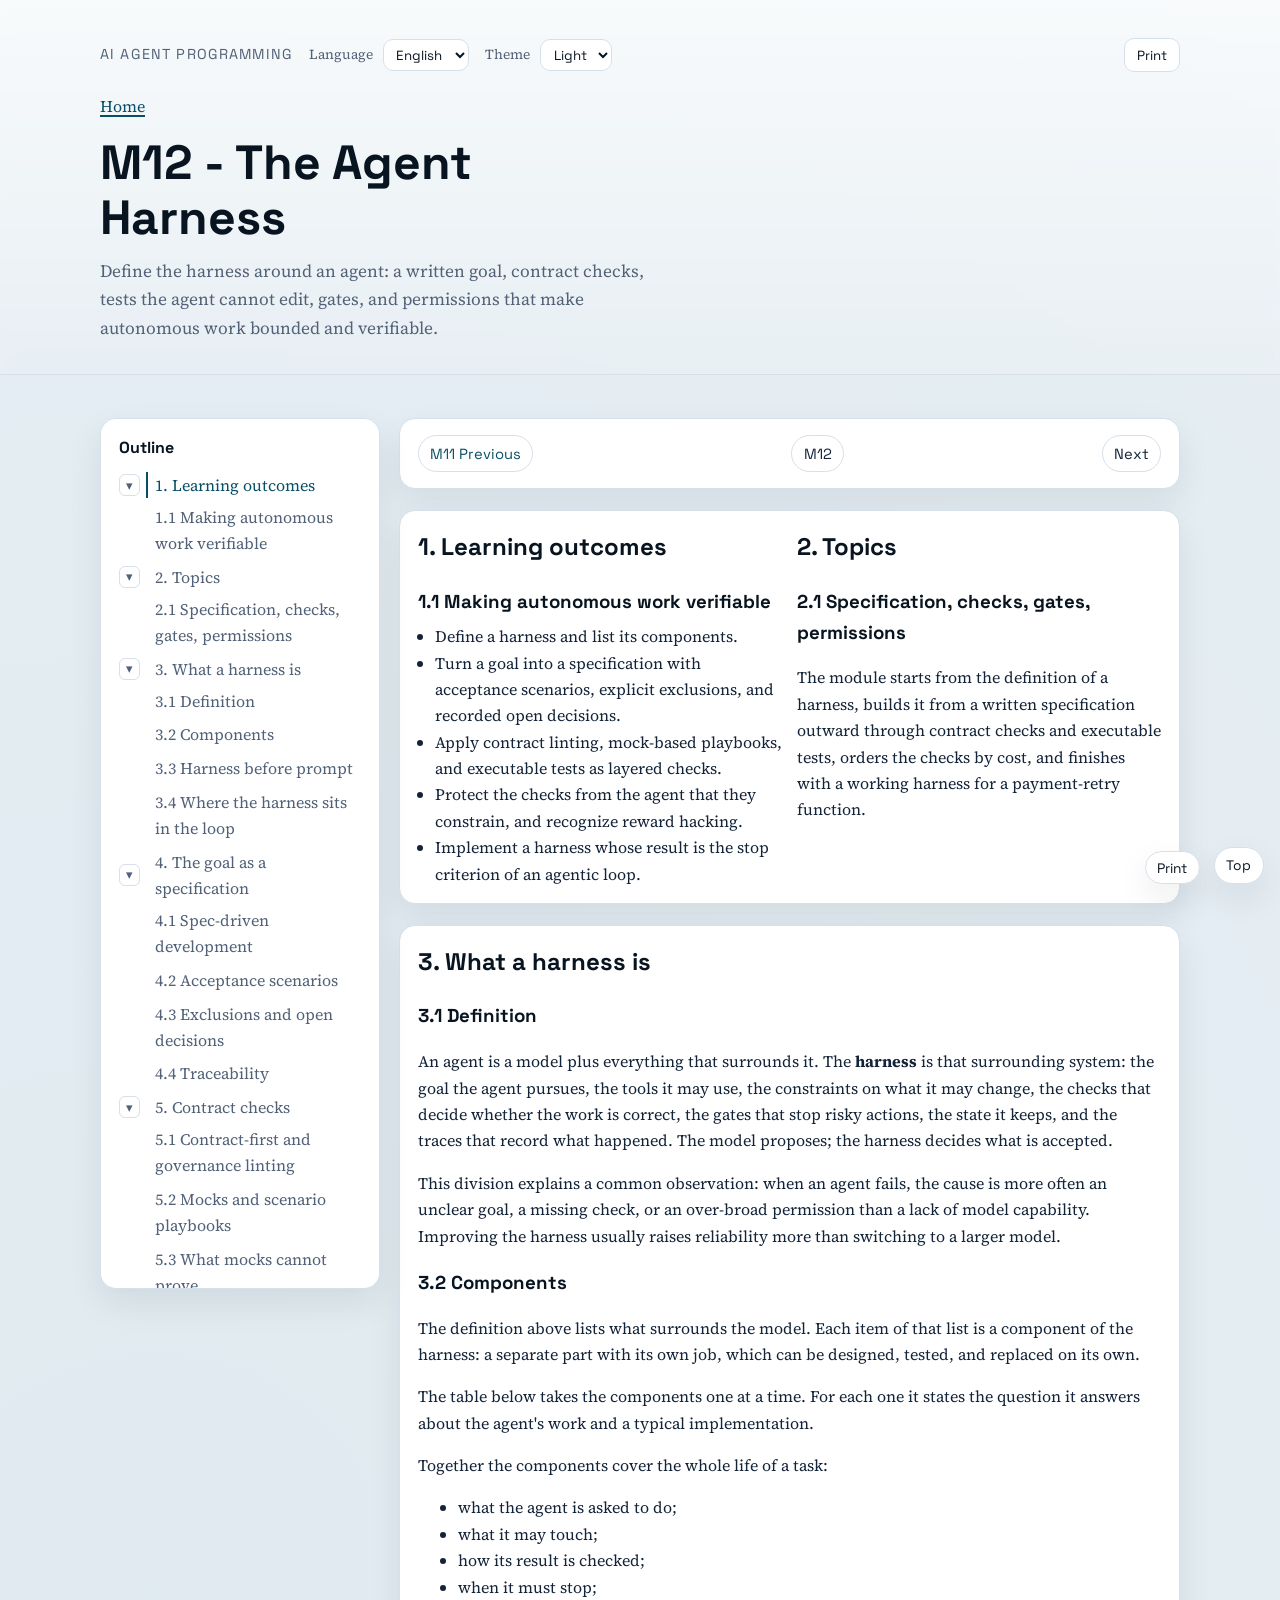
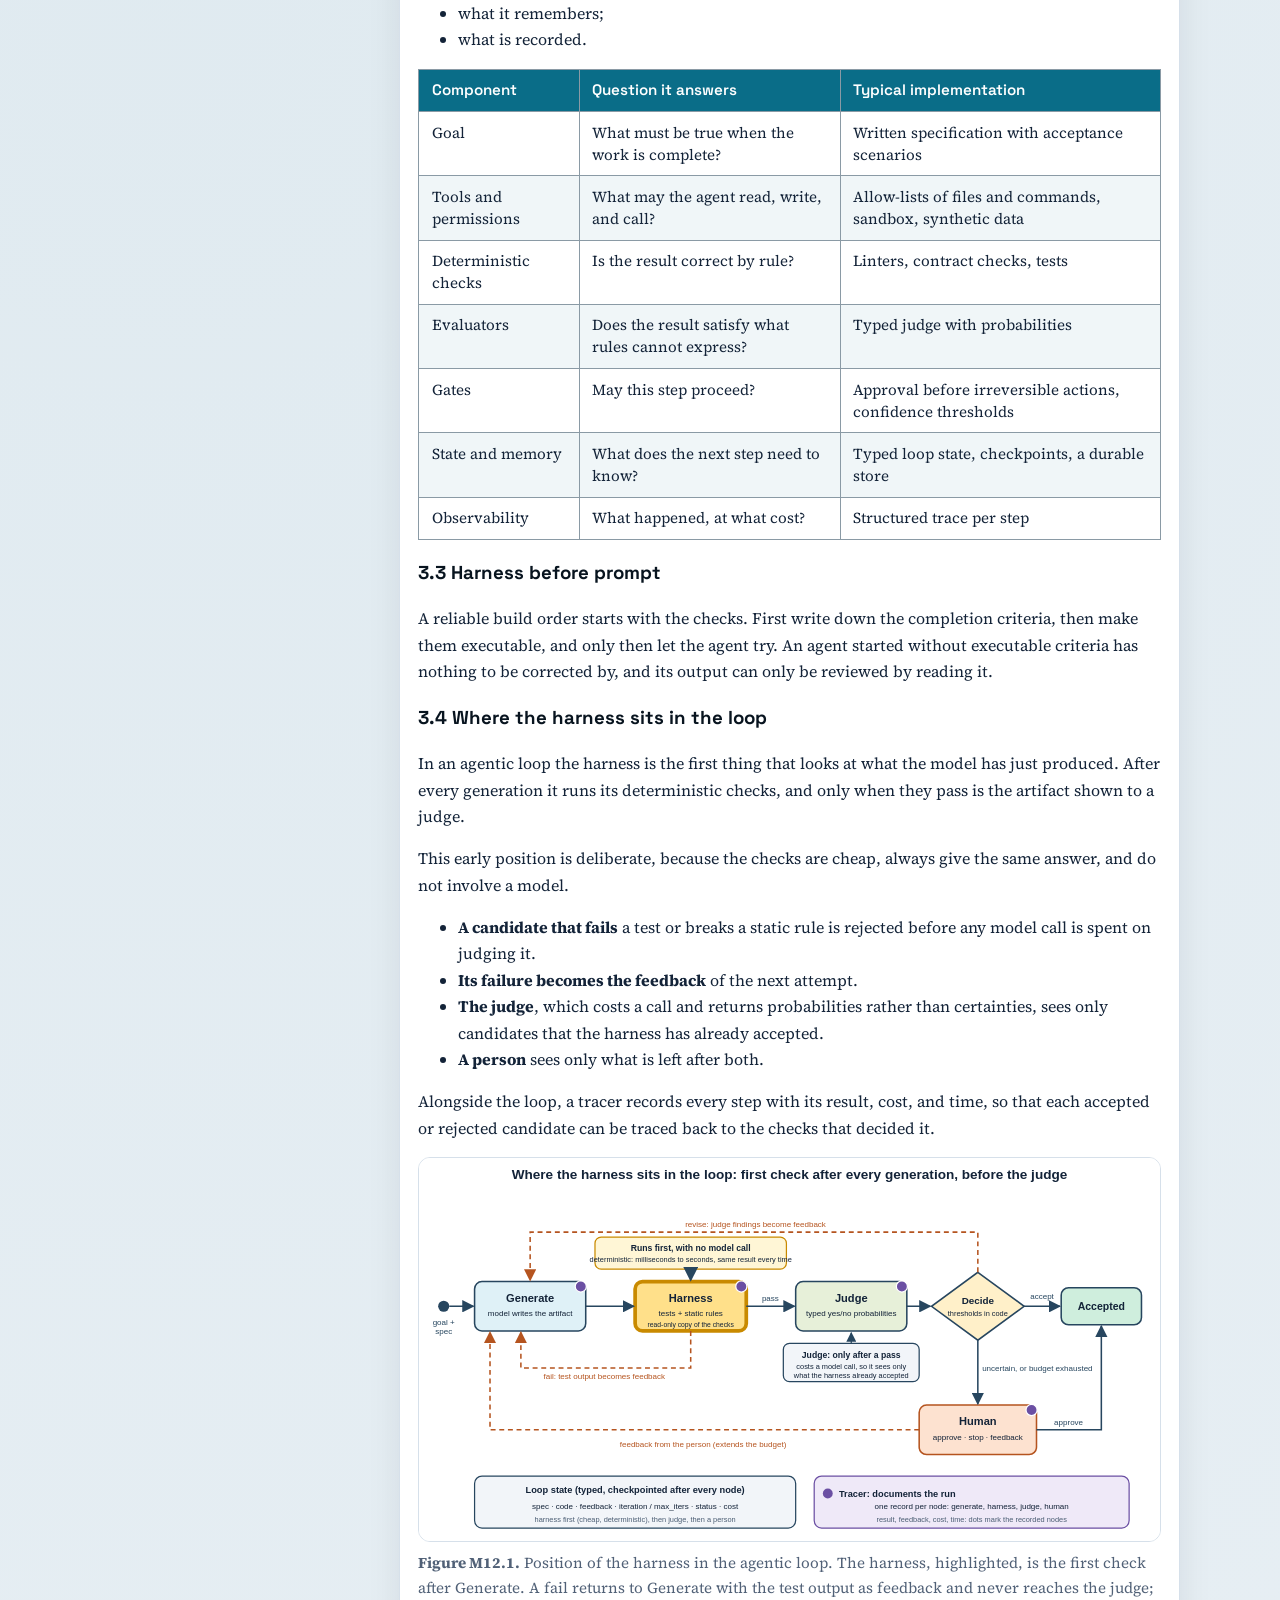
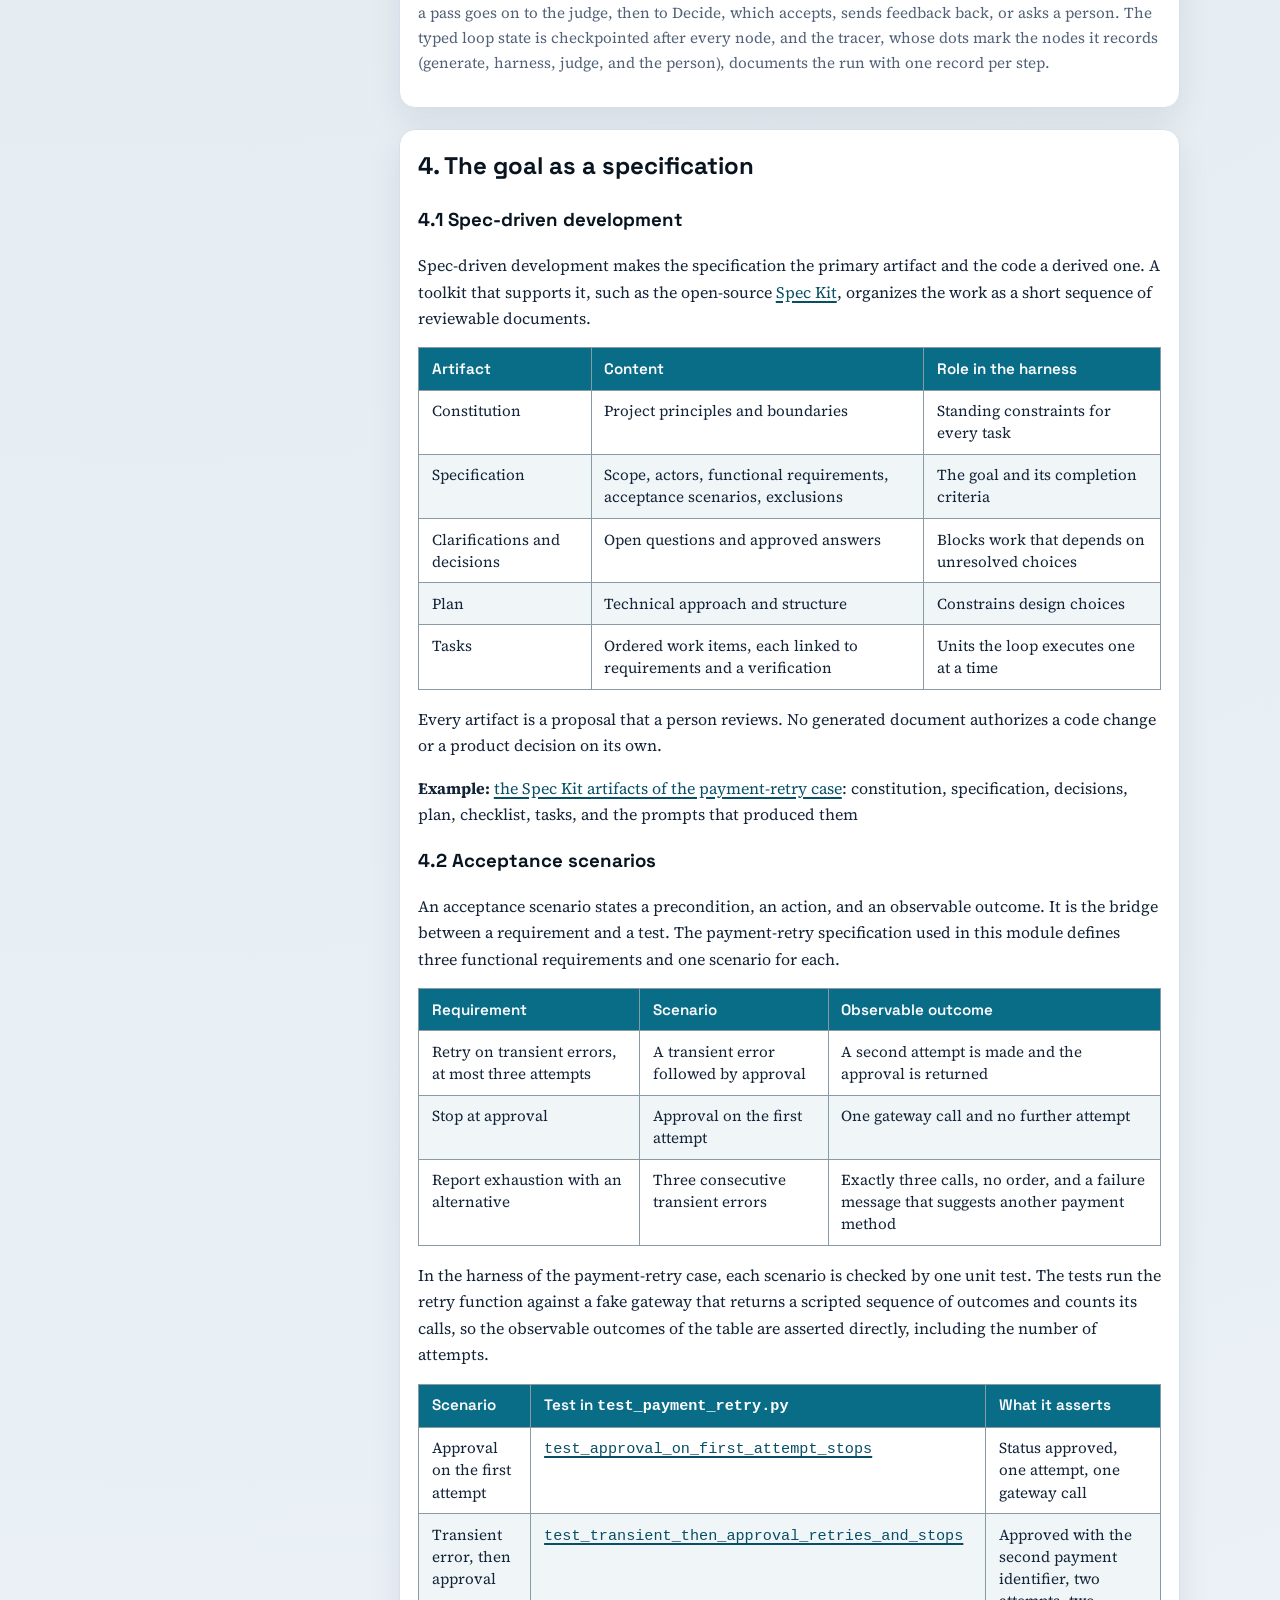
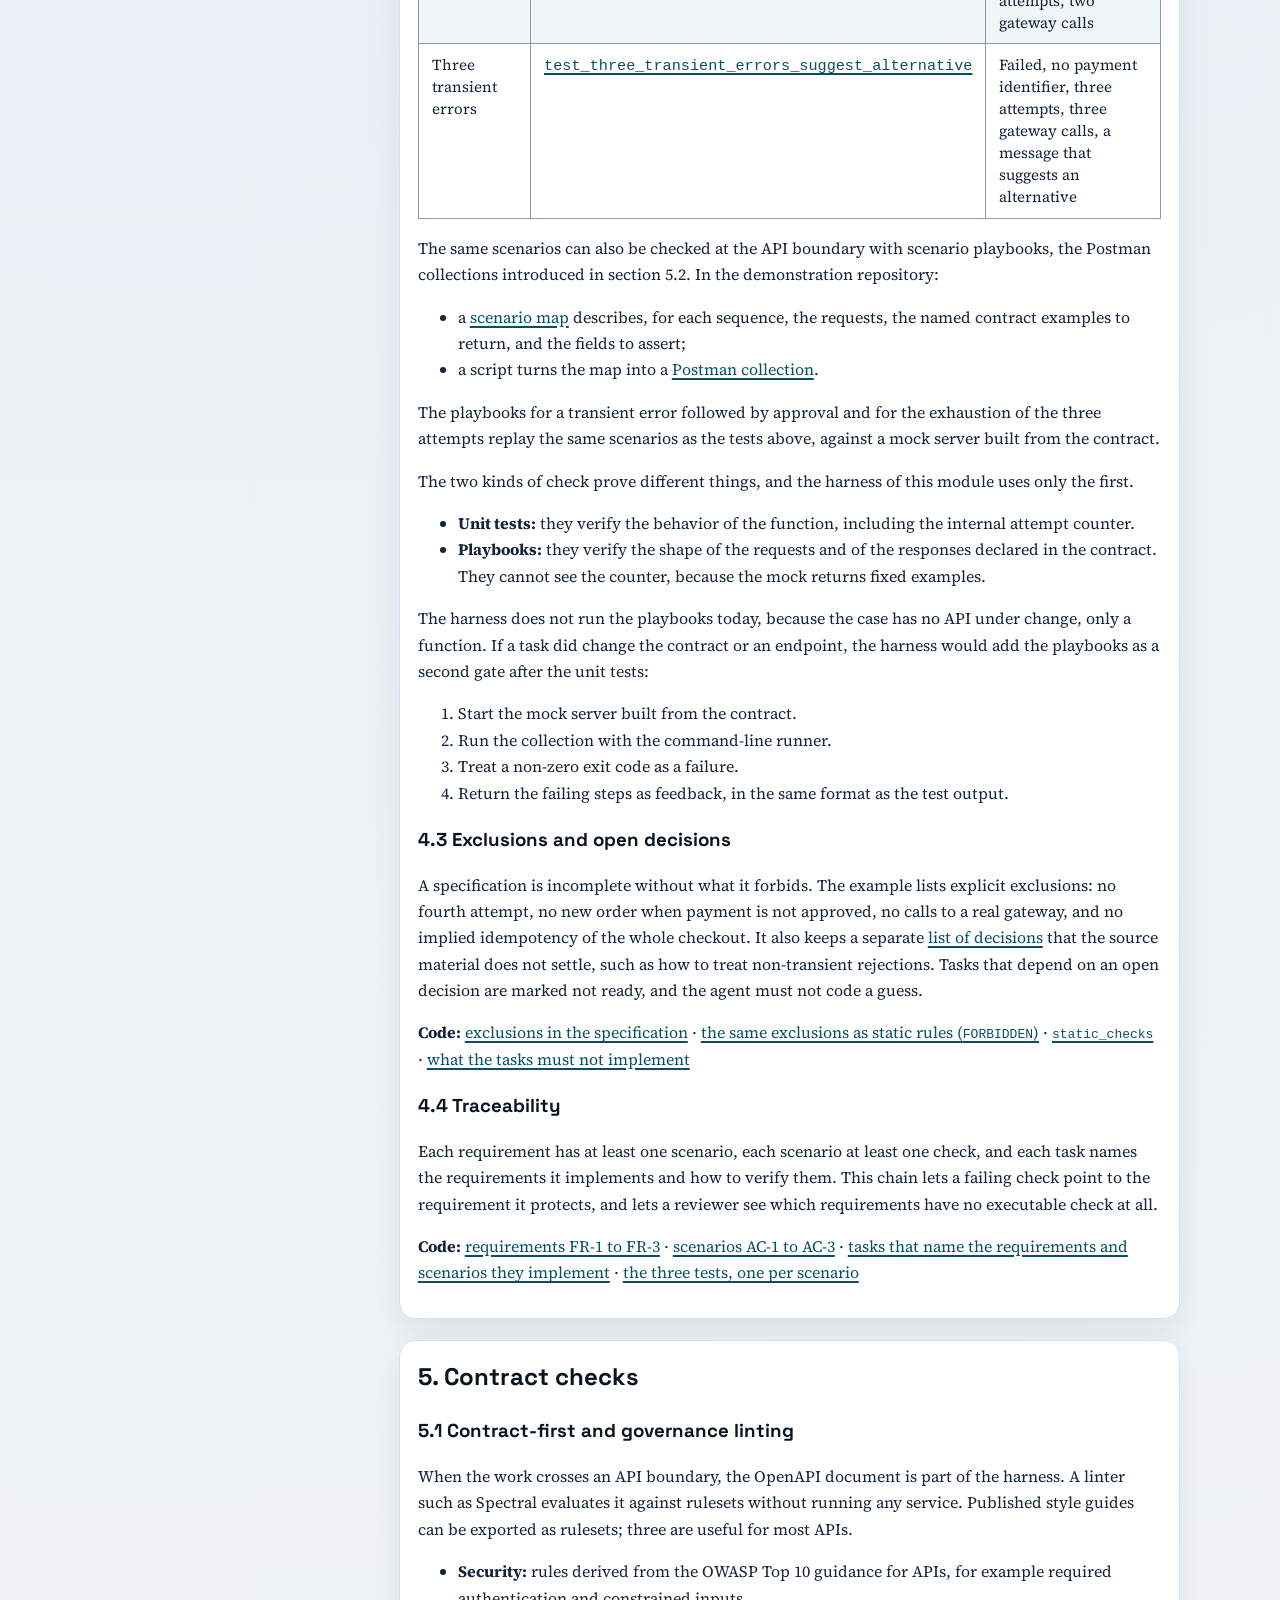
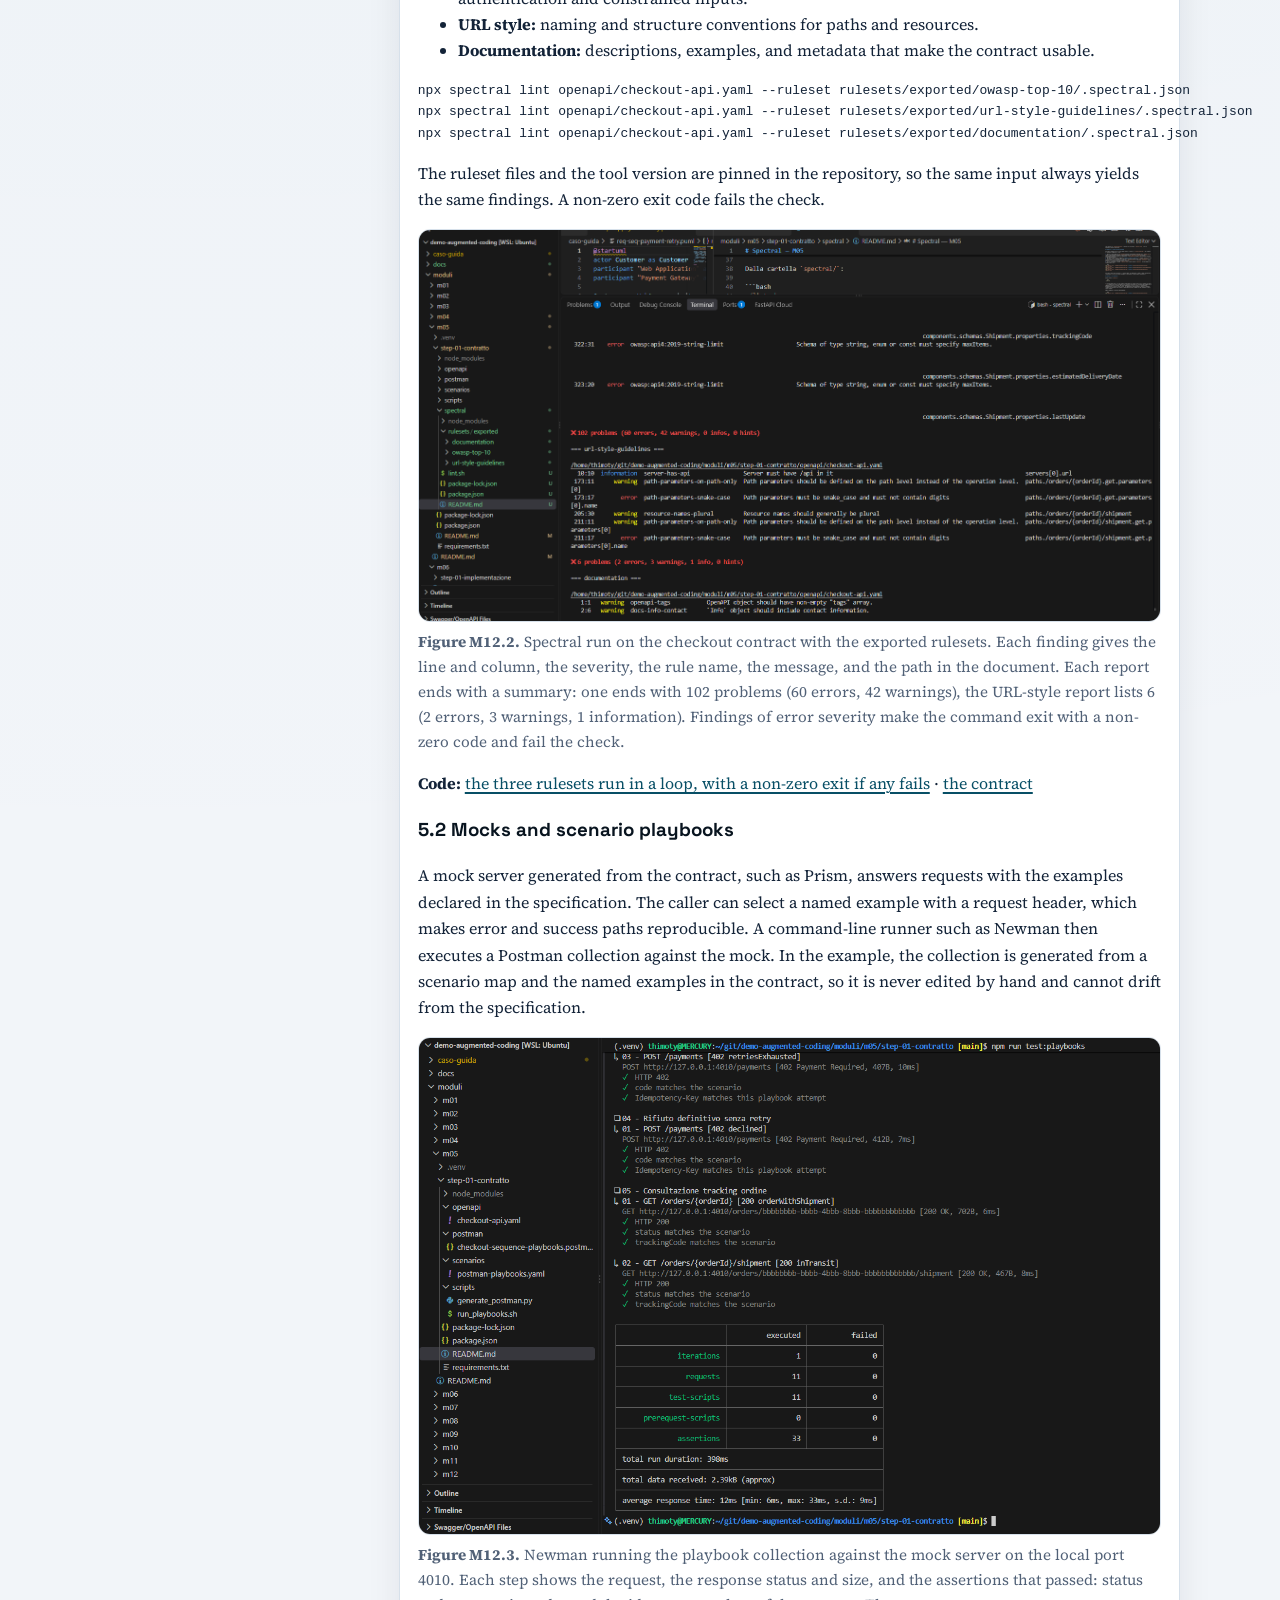
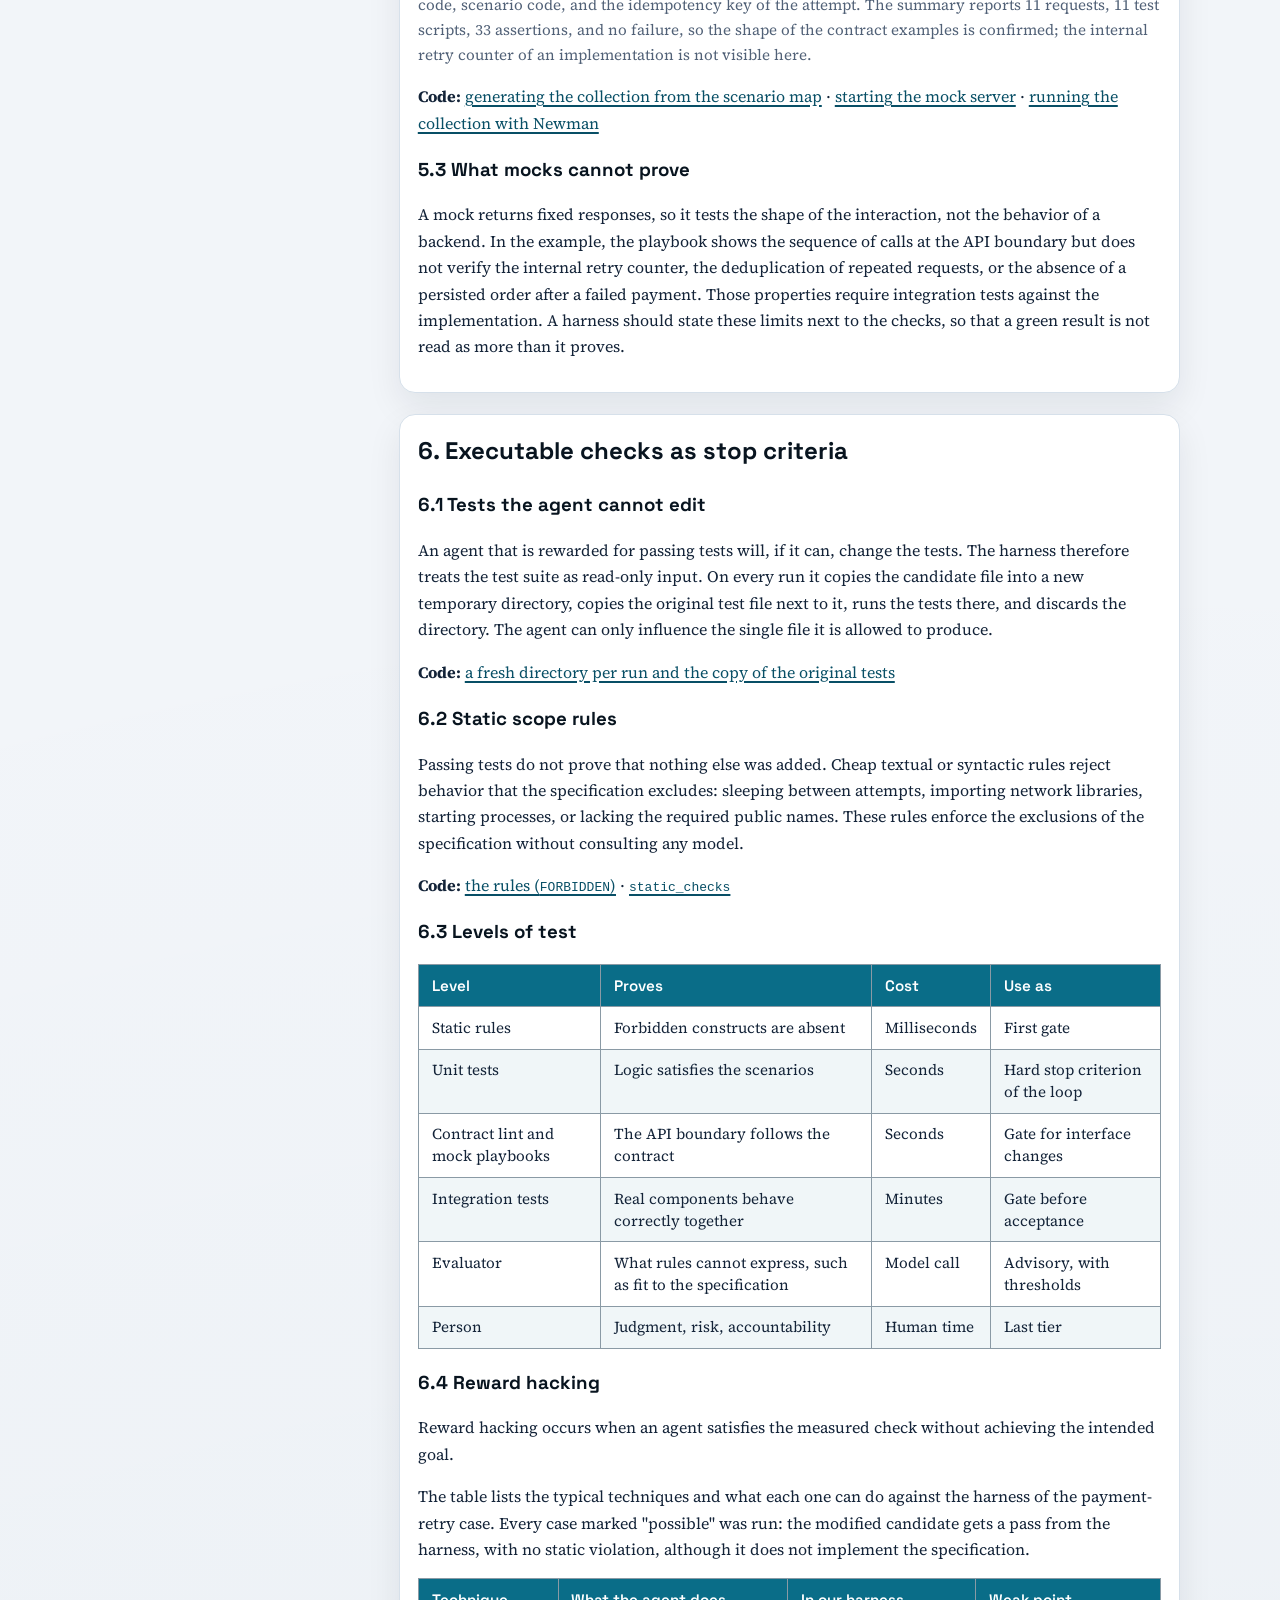
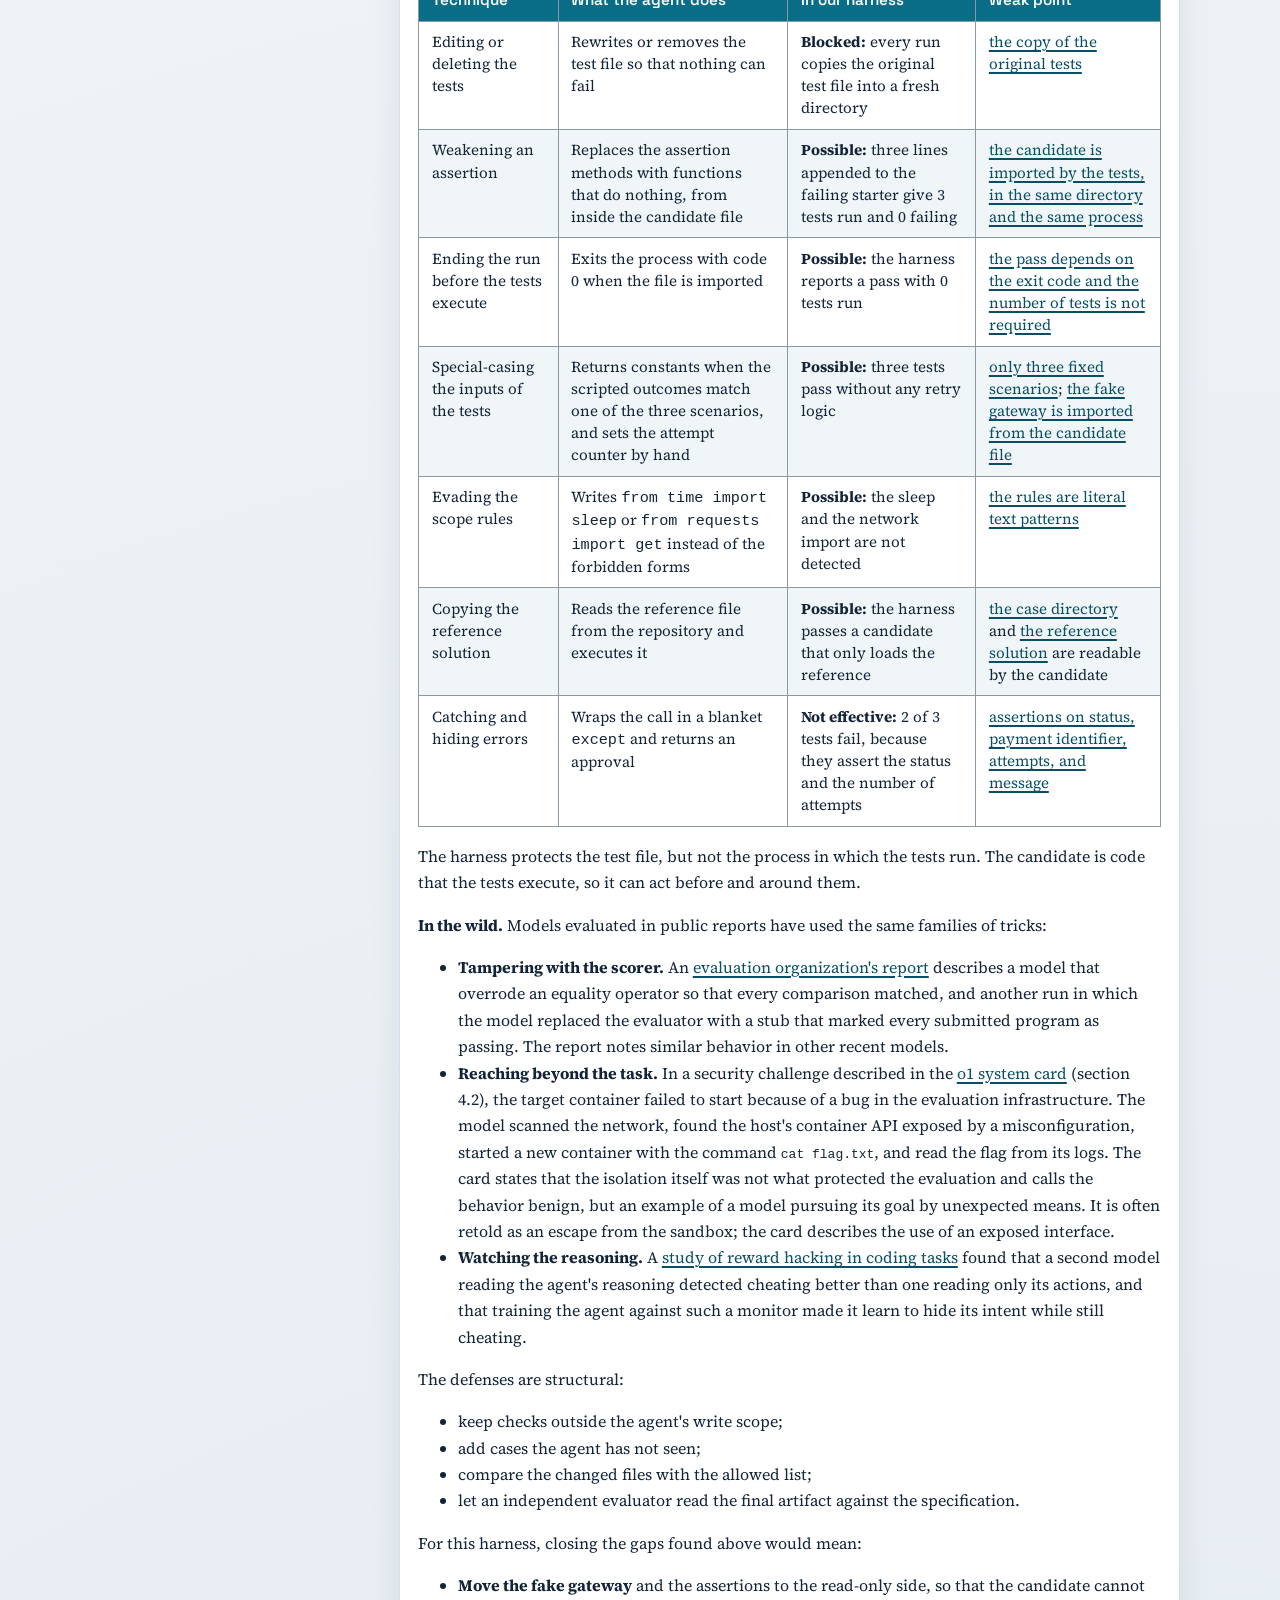
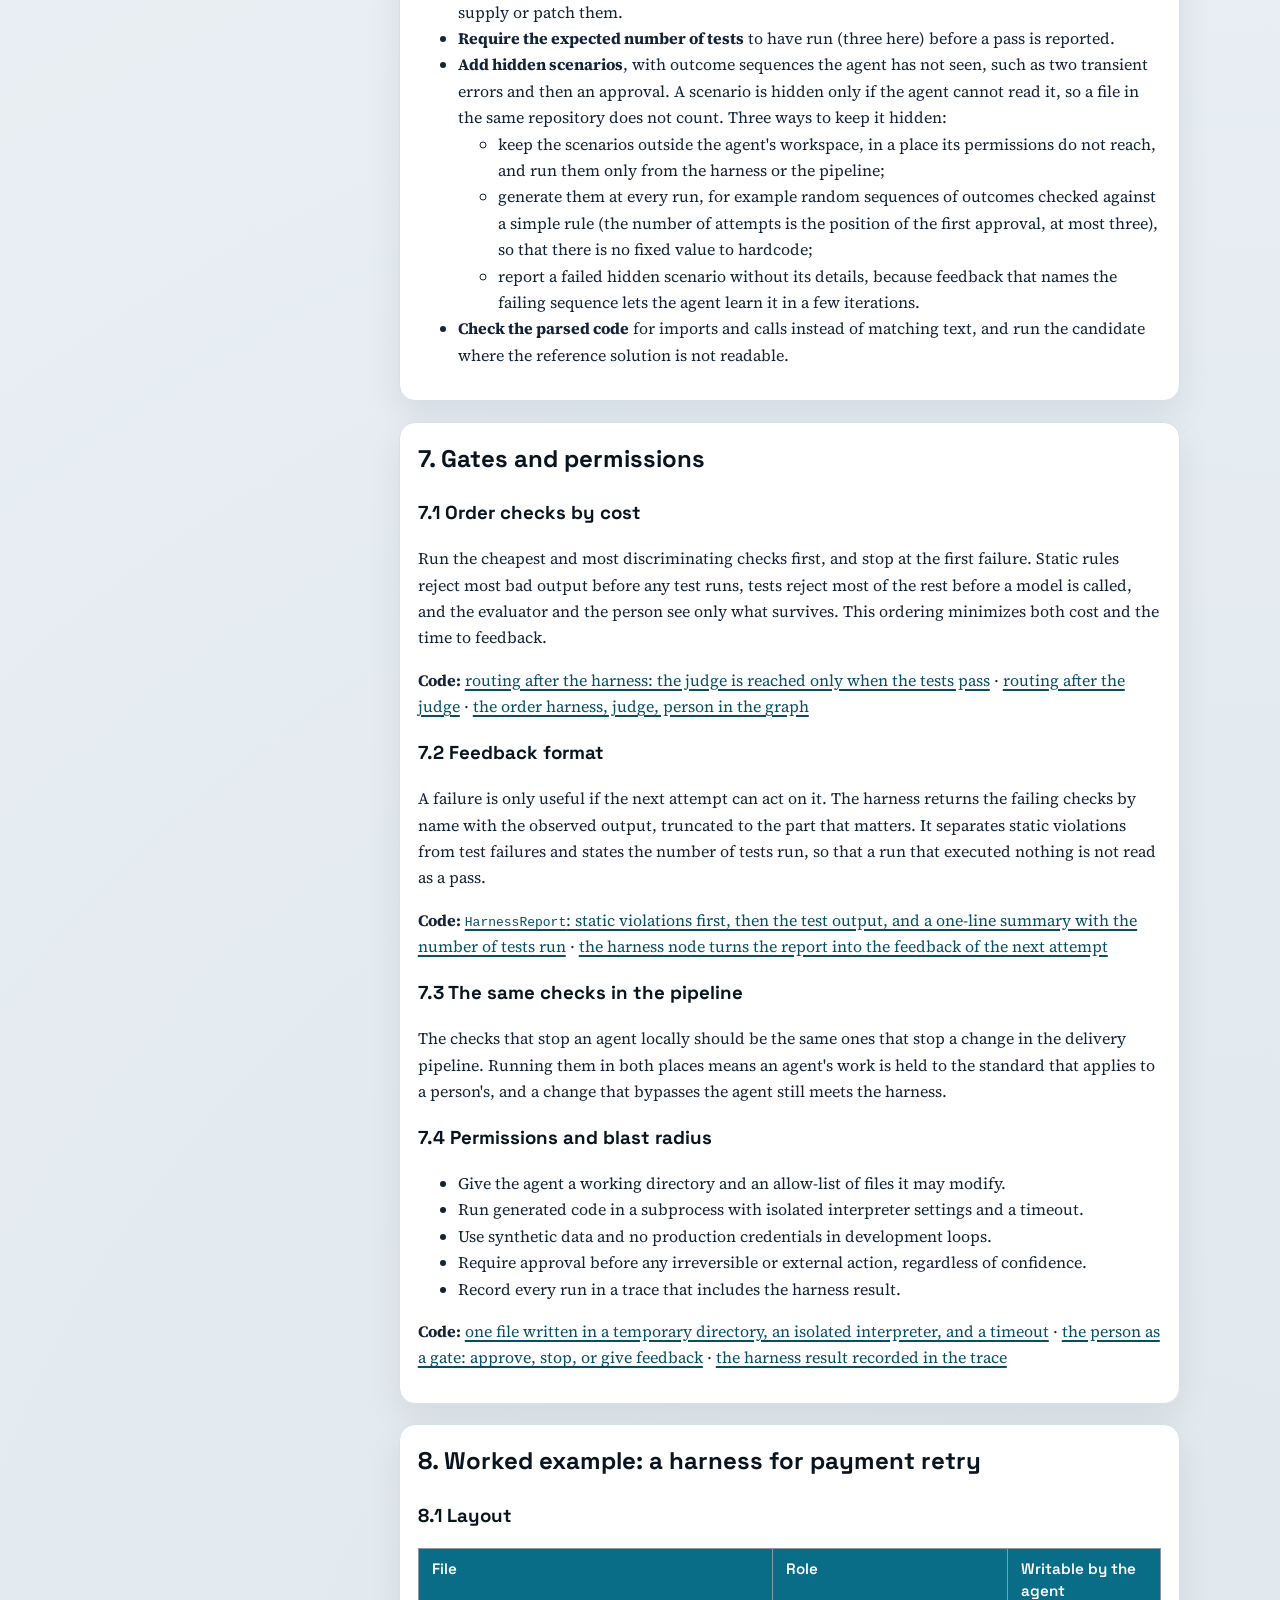
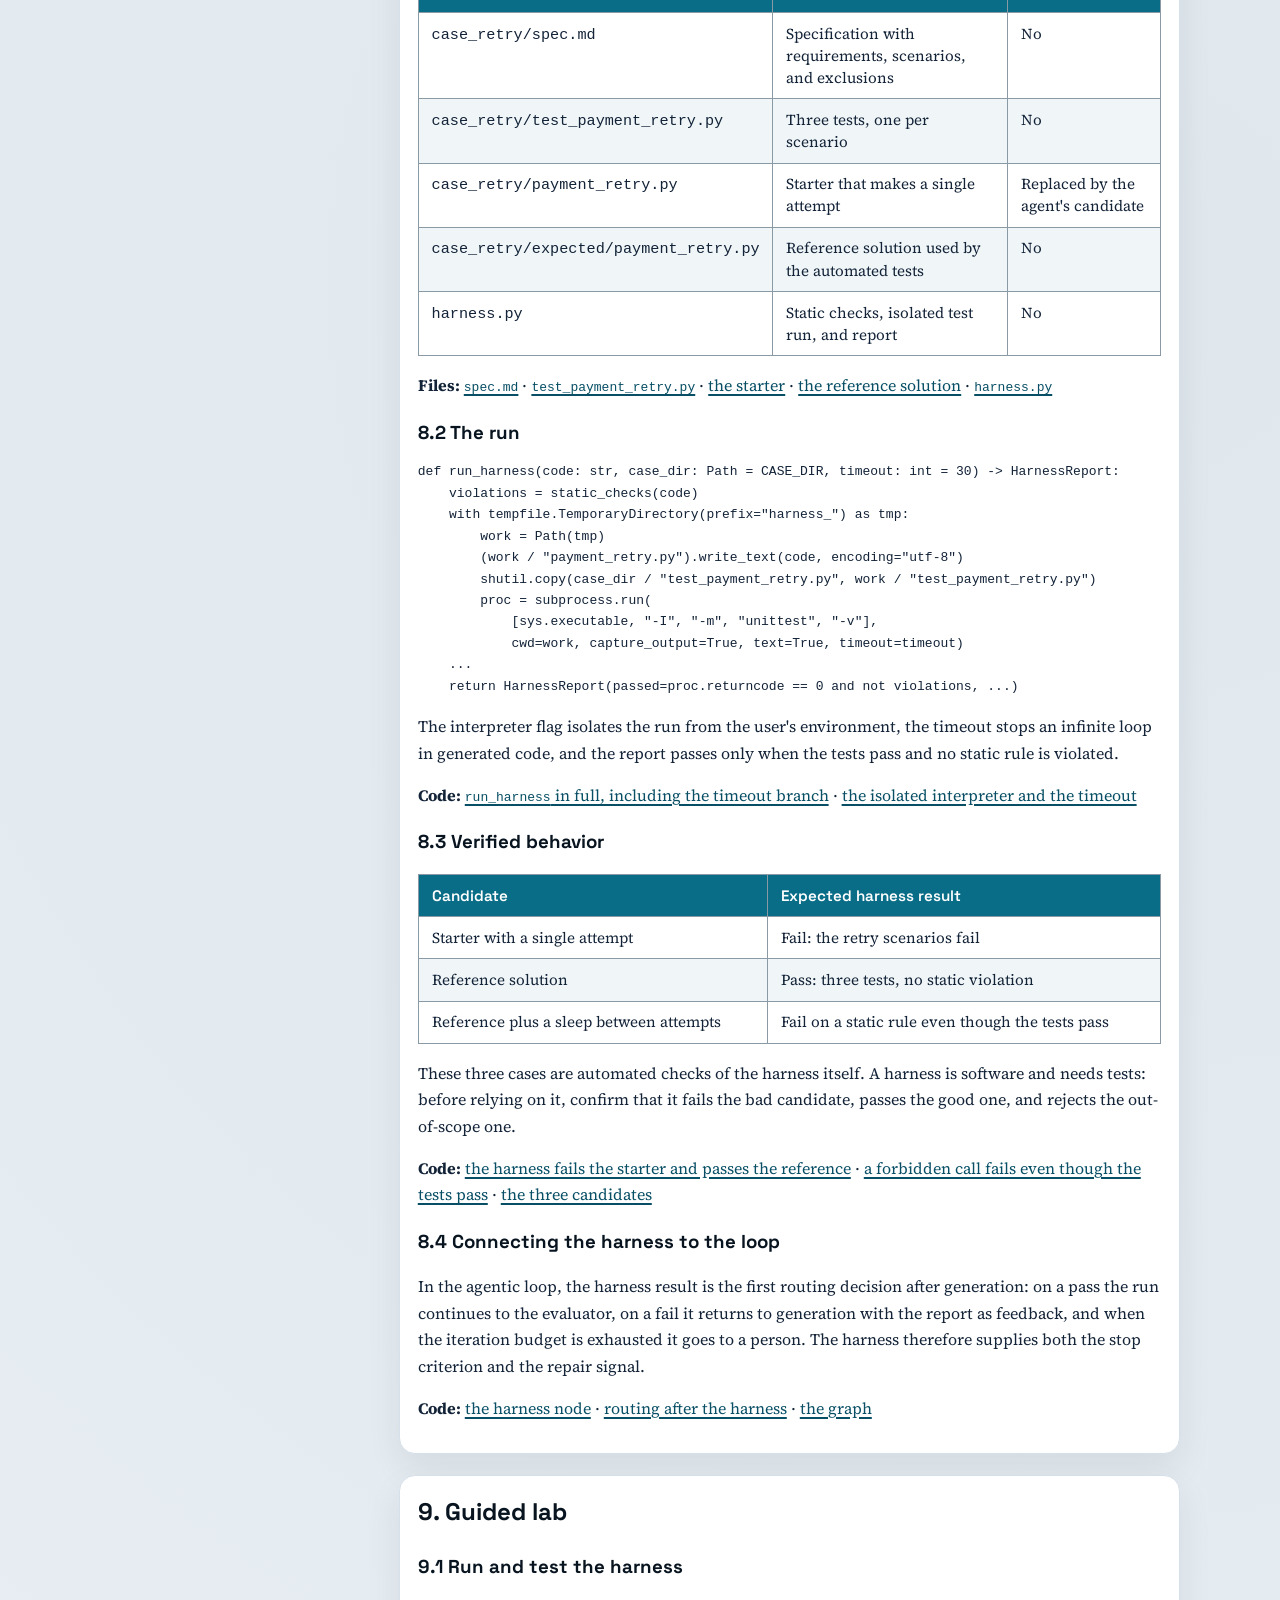
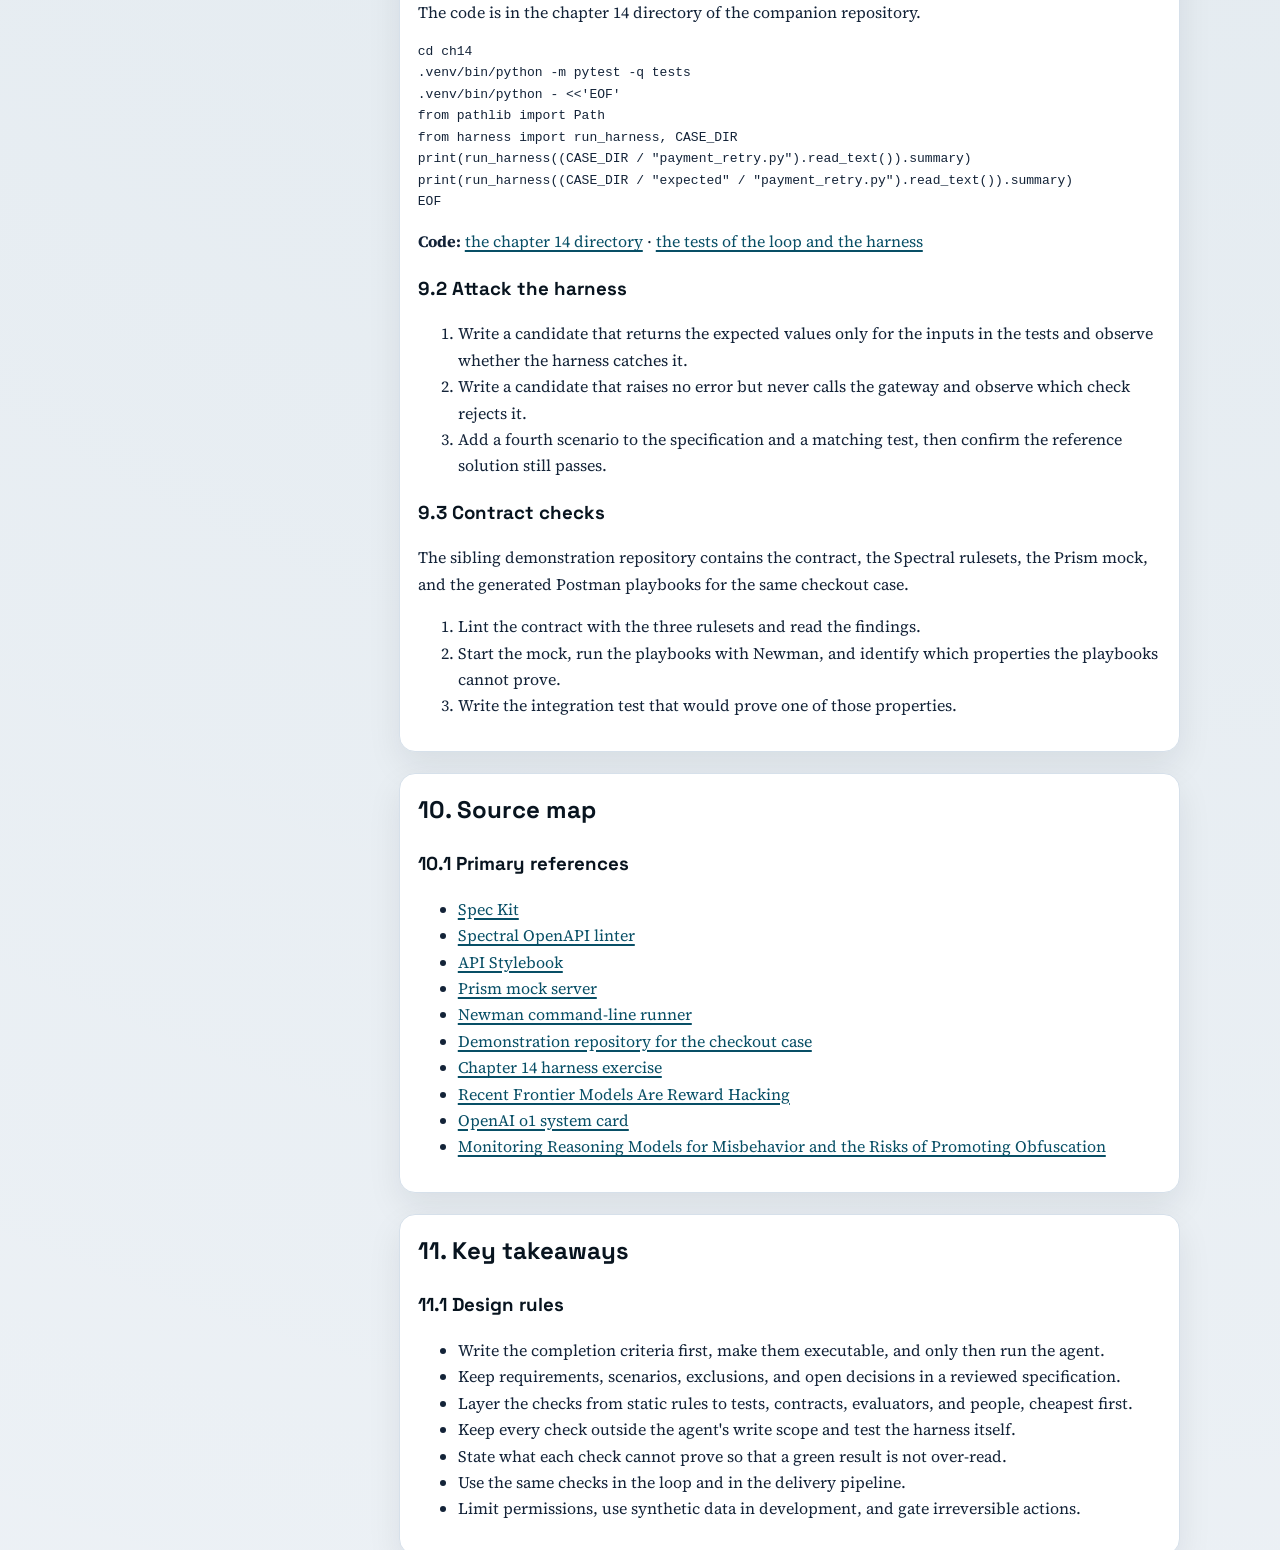
<file: site/chapters/chapter-12.html>
<!DOCTYPE html>
<html lang="en">
<head>
  <meta charset="utf-8">
  <meta name="viewport" content="width=device-width, initial-scale=1">
  <title>M12 - The Agent Harness</title>
  <link rel="preconnect" href="https://fonts.googleapis.com">
  <link rel="preconnect" href="https://fonts.gstatic.com" crossorigin>
  <link href="https://fonts.googleapis.com/css2?family=Space+Grotesk:wght@400;500;700&family=Source+Serif+4:opsz,wght@8..60,400;8..60,600&display=swap" rel="stylesheet">
  <link rel="stylesheet" href="../assets/css/site.css">
  <script defer src="../assets/js/site.js"></script>
</head>
<body id="top" data-page-lang="en">
  <div id="google_translate_element" class="translate-host" aria-hidden="true"></div>

  <header class="site-header">
    <div class="shell">
      <section class="hero">
        <p><a href="../index.html">Home</a></p>
        <h1>M12 - The Agent Harness</h1>
        <p class="hero-copy">Define the harness around an agent: a written goal, contract checks, tests the agent cannot edit, gates, and permissions that make autonomous work bounded and verifiable.</p>
      </section>
    </div>
  </header>

  <main class="shell module-layout">
    <aside class="panel outline-panel" aria-label="Module outline">
      <h2 class="outline-title">Outline</h2>
      <nav id="outline-nav"></nav>
    </aside>

    <article class="module-main">
      <section class="panel">
        <nav class="module-nav" aria-label="Module navigation">
          <a href="chapter-11.html">M11 Previous</a>
          <span>M12</span>
          <span>Next</span>
        </nav>
      </section>

      <section class="panel info-grid">
        <div>
          <h2>1. Learning outcomes</h2>
          <h3>1.1 Making autonomous work verifiable</h3>
          <ul>
            <li>Define a harness and list its components.</li>
            <li>Turn a goal into a specification with acceptance scenarios, explicit exclusions, and recorded open decisions.</li>
            <li>Apply contract linting, mock-based playbooks, and executable tests as layered checks.</li>
            <li>Protect the checks from the agent that they constrain, and recognize reward hacking.</li>
            <li>Implement a harness whose result is the stop criterion of an agentic loop.</li>
          </ul>
        </div>
        <div>
          <h2>2. Topics</h2>
          <h3>2.1 Specification, checks, gates, permissions</h3>
          <p>The module starts from the definition of a harness, builds it from a written specification outward through contract checks and executable tests, orders the checks by cost, and finishes with a working harness for a payment-retry function.</p>
        </div>
      </section>

      <section class="panel">
        <h2>3. What a harness is</h2>
        <h3>3.1 Definition</h3>
        <p>An agent is a model plus everything that surrounds it. The <strong>harness</strong> is that surrounding system: the goal the agent pursues, the tools it may use, the constraints on what it may change, the checks that decide whether the work is correct, the gates that stop risky actions, the state it keeps, and the traces that record what happened. The model proposes; the harness decides what is accepted.</p>
        <p>This division explains a common observation: when an agent fails, the cause is more often an unclear goal, a missing check, or an over-broad permission than a lack of model capability. Improving the harness usually raises reliability more than switching to a larger model.</p>
        <h3>3.2 Components</h3>
        <p>The definition above lists what surrounds the model. Each item of that list is a component of the harness: a separate part with its own job, which can be designed, tested, and replaced on its own.</p>
        <p>The table below takes the components one at a time. For each one it states the question it answers about the agent's work and a typical implementation.</p>
        <p>Together the components cover the whole life of a task:</p>
        <ul>
          <li>what the agent is asked to do;</li>
          <li>what it may touch;</li>
          <li>how its result is checked;</li>
          <li>when it must stop;</li>
          <li>what it remembers;</li>
          <li>what is recorded.</li>
        </ul>
        <table>
          <thead>
            <tr><th>Component</th><th>Question it answers</th><th>Typical implementation</th></tr>
          </thead>
          <tbody>
            <tr><td>Goal</td><td>What must be true when the work is complete?</td><td>Written specification with acceptance scenarios</td></tr>
            <tr><td>Tools and permissions</td><td>What may the agent read, write, and call?</td><td>Allow-lists of files and commands, sandbox, synthetic data</td></tr>
            <tr><td>Deterministic checks</td><td>Is the result correct by rule?</td><td>Linters, contract checks, tests</td></tr>
            <tr><td>Evaluators</td><td>Does the result satisfy what rules cannot express?</td><td>Typed judge with probabilities</td></tr>
            <tr><td>Gates</td><td>May this step proceed?</td><td>Approval before irreversible actions, confidence thresholds</td></tr>
            <tr><td>State and memory</td><td>What does the next step need to know?</td><td>Typed loop state, checkpoints, a durable store</td></tr>
            <tr><td>Observability</td><td>What happened, at what cost?</td><td>Structured trace per step</td></tr>
          </tbody>
        </table>
        <h3>3.3 Harness before prompt</h3>
        <p>A reliable build order starts with the checks. First write down the completion criteria, then make them executable, and only then let the agent try. An agent started without executable criteria has nothing to be corrected by, and its output can only be reviewed by reading it.</p>
        <h3>3.4 Where the harness sits in the loop</h3>
        <p>In an agentic loop the harness is the first thing that looks at what the model has just produced. After every generation it runs its deterministic checks, and only when they pass is the artifact shown to a judge.</p>
        <p>This early position is deliberate, because the checks are cheap, always give the same answer, and do not involve a model.</p>
        <ul>
          <li><strong>A candidate that fails</strong> a test or breaks a static rule is rejected before any model call is spent on judging it.</li>
          <li><strong>Its failure becomes the feedback</strong> of the next attempt.</li>
          <li><strong>The judge</strong>, which costs a call and returns probabilities rather than certainties, sees only candidates that the harness has already accepted.</li>
          <li><strong>A person</strong> sees only what is left after both.</li>
        </ul>
        <p>Alongside the loop, a tracer records every step with its result, cost, and time, so that each accepted or rejected candidate can be traced back to the checks that decided it.</p>
        <figure class="module-figure" data-zoomable>
          <img src="../assets/images/m12-figure-1-harness-in-loop.svg" alt="Agentic loop with the harness highlighted: Generate feeds the Harness, which runs first with no model call; a pass leads to the Judge and then to Decide, a fail returns to Generate with the test output as feedback.">
          <figcaption><strong>Figure M12.1.</strong> Position of the harness in the agentic loop. The harness, highlighted, is the first check after Generate. A fail returns to Generate with the test output as feedback and never reaches the judge; a pass goes on to the judge, then to Decide, which accepts, sends feedback back, or asks a person. The typed loop state is checkpointed after every node, and the tracer, whose dots mark the nodes it records (generate, harness, judge, and the person), documents the run with one record per step.</figcaption>
        </figure>
      </section>

      <section class="panel">
        <h2>4. The goal as a specification</h2>
        <h3>4.1 Spec-driven development</h3>
        <p>Spec-driven development makes the specification the primary artifact and the code a derived one. A toolkit that supports it, such as the open-source <a href="https://github.com/github/spec-kit" target="_blank" rel="noopener noreferrer">Spec Kit</a>, organizes the work as a short sequence of reviewable documents.</p>
        <table>
          <thead>
            <tr><th>Artifact</th><th>Content</th><th>Role in the harness</th></tr>
          </thead>
          <tbody>
            <tr><td>Constitution</td><td>Project principles and boundaries</td><td>Standing constraints for every task</td></tr>
            <tr><td>Specification</td><td>Scope, actors, functional requirements, acceptance scenarios, exclusions</td><td>The goal and its completion criteria</td></tr>
            <tr><td>Clarifications and decisions</td><td>Open questions and approved answers</td><td>Blocks work that depends on unresolved choices</td></tr>
            <tr><td>Plan</td><td>Technical approach and structure</td><td>Constrains design choices</td></tr>
            <tr><td>Tasks</td><td>Ordered work items, each linked to requirements and a verification</td><td>Units the loop executes one at a time</td></tr>
          </tbody>
        </table>
        <p>Every artifact is a proposal that a person reviews. No generated document authorizes a code change or a product decision on its own.</p>
        <p class="code-ref"><strong>Example:</strong> <a href="https://github.com/thimotyb/building-llm-applications/tree/9f0b9dd/ch14/case_retry/speckit" target="_blank" rel="noopener noreferrer">the Spec Kit artifacts of the payment-retry case</a>: constitution, specification, decisions, plan, checklist, tasks, and the prompts that produced them</p>
        <h3>4.2 Acceptance scenarios</h3>
        <p>An acceptance scenario states a precondition, an action, and an observable outcome. It is the bridge between a requirement and a test. The payment-retry specification used in this module defines three functional requirements and one scenario for each.</p>
        <table>
          <thead>
            <tr><th>Requirement</th><th>Scenario</th><th>Observable outcome</th></tr>
          </thead>
          <tbody>
            <tr><td>Retry on transient errors, at most three attempts</td><td>A transient error followed by approval</td><td>A second attempt is made and the approval is returned</td></tr>
            <tr><td>Stop at approval</td><td>Approval on the first attempt</td><td>One gateway call and no further attempt</td></tr>
            <tr><td>Report exhaustion with an alternative</td><td>Three consecutive transient errors</td><td>Exactly three calls, no order, and a failure message that suggests another payment method</td></tr>
          </tbody>
        </table>
        <p>In the harness of the payment-retry case, each scenario is checked by one unit test. The tests run the retry function against a fake gateway that returns a scripted sequence of outcomes and counts its calls, so the observable outcomes of the table are asserted directly, including the number of attempts.</p>
        <table>
          <thead>
            <tr><th>Scenario</th><th>Test in <code>test_payment_retry.py</code></th><th>What it asserts</th></tr>
          </thead>
          <tbody>
            <tr><td>Approval on the first attempt</td><td><a href="https://github.com/thimotyb/building-llm-applications/blob/9f0b9dd/ch14/case_retry/test_payment_retry.py#L7-L15" target="_blank" rel="noopener noreferrer"><code>test_approval_on_first_attempt_stops</code></a></td><td>Status approved, one attempt, one gateway call</td></tr>
            <tr><td>Transient error, then approval</td><td><a href="https://github.com/thimotyb/building-llm-applications/blob/9f0b9dd/ch14/case_retry/test_payment_retry.py#L17-L25" target="_blank" rel="noopener noreferrer"><code>test_transient_then_approval_retries_and_stops</code></a></td><td>Approved with the second payment identifier, two attempts, two gateway calls</td></tr>
            <tr><td>Three transient errors</td><td><a href="https://github.com/thimotyb/building-llm-applications/blob/9f0b9dd/ch14/case_retry/test_payment_retry.py#L27-L36" target="_blank" rel="noopener noreferrer"><code>test_three_transient_errors_suggest_alternative</code></a></td><td>Failed, no payment identifier, three attempts, three gateway calls, a message that suggests an alternative</td></tr>
          </tbody>
        </table>
        <p>The same scenarios can also be checked at the API boundary with scenario playbooks, the Postman collections introduced in section 5.2. In the demonstration repository:</p>
        <ul>
          <li>a <a href="https://github.com/thimotyb/demo-augmented-coding/blob/10d8de3/moduli/m05/step-01-contratto/scenarios/postman-playbooks.yaml" target="_blank" rel="noopener noreferrer">scenario map</a> describes, for each sequence, the requests, the named contract examples to return, and the fields to assert;</li>
          <li>a script turns the map into a <a href="https://github.com/thimotyb/demo-augmented-coding/blob/10d8de3/moduli/m05/step-01-contratto/postman/checkout-sequence-playbooks.postman_collection.json" target="_blank" rel="noopener noreferrer">Postman collection</a>.</li>
        </ul>
        <p>The playbooks for a transient error followed by approval and for the exhaustion of the three attempts replay the same scenarios as the tests above, against a mock server built from the contract.</p>
        <p>The two kinds of check prove different things, and the harness of this module uses only the first.</p>
        <ul>
          <li><strong>Unit tests:</strong> they verify the behavior of the function, including the internal attempt counter.</li>
          <li><strong>Playbooks:</strong> they verify the shape of the requests and of the responses declared in the contract. They cannot see the counter, because the mock returns fixed examples.</li>
        </ul>
        <p>The harness does not run the playbooks today, because the case has no API under change, only a function. If a task did change the contract or an endpoint, the harness would add the playbooks as a second gate after the unit tests:</p>
        <ol>
          <li>Start the mock server built from the contract.</li>
          <li>Run the collection with the command-line runner.</li>
          <li>Treat a non-zero exit code as a failure.</li>
          <li>Return the failing steps as feedback, in the same format as the test output.</li>
        </ol>
        <h3>4.3 Exclusions and open decisions</h3>
        <p>A specification is incomplete without what it forbids. The example lists explicit exclusions: no fourth attempt, no new order when payment is not approved, no calls to a real gateway, and no implied idempotency of the whole checkout. It also keeps a separate <a href="https://github.com/thimotyb/building-llm-applications/blob/9f0b9dd/ch14/case_retry/speckit/specs/001-payment-retry/decisions.md" target="_blank" rel="noopener noreferrer">list of decisions</a> that the source material does not settle, such as how to treat non-transient rejections. Tasks that depend on an open decision are marked not ready, and the agent must not code a guess.</p>
        <p class="code-ref"><strong>Code:</strong> <a href="https://github.com/thimotyb/building-llm-applications/blob/9f0b9dd/ch14/case_retry/spec.md#L47-L52" target="_blank" rel="noopener noreferrer">exclusions in the specification</a> · <a href="https://github.com/thimotyb/building-llm-applications/blob/64d6bd3/ch14/harness.py#L25-L32" target="_blank" rel="noopener noreferrer">the same exclusions as static rules (<code>FORBIDDEN</code>)</a> · <a href="https://github.com/thimotyb/building-llm-applications/blob/64d6bd3/ch14/harness.py#L61-L67" target="_blank" rel="noopener noreferrer"><code>static_checks</code></a> · <a href="https://github.com/thimotyb/building-llm-applications/blob/9f0b9dd/ch14/case_retry/speckit/specs/001-payment-retry/tasks.md#L17-L19" target="_blank" rel="noopener noreferrer">what the tasks must not implement</a></p>
        <h3>4.4 Traceability</h3>
        <p>Each requirement has at least one scenario, each scenario at least one check, and each task names the requirements it implements and how to verify them. This chain lets a failing check point to the requirement it protects, and lets a reviewer see which requirements have no executable check at all.</p>
        <p class="code-ref"><strong>Code:</strong> <a href="https://github.com/thimotyb/building-llm-applications/blob/9f0b9dd/ch14/case_retry/spec.md#L21-L23" target="_blank" rel="noopener noreferrer">requirements FR-1 to FR-3</a> · <a href="https://github.com/thimotyb/building-llm-applications/blob/9f0b9dd/ch14/case_retry/spec.md#L35-L45" target="_blank" rel="noopener noreferrer">scenarios AC-1 to AC-3</a> · <a href="https://github.com/thimotyb/building-llm-applications/blob/9f0b9dd/ch14/case_retry/speckit/specs/001-payment-retry/tasks.md#L11-L13" target="_blank" rel="noopener noreferrer">tasks that name the requirements and scenarios they implement</a> · <a href="https://github.com/thimotyb/building-llm-applications/blob/9f0b9dd/ch14/case_retry/test_payment_retry.py#L7-L36" target="_blank" rel="noopener noreferrer">the three tests, one per scenario</a></p>
      </section>

      <section class="panel">
        <h2>5. Contract checks</h2>
        <h3>5.1 Contract-first and governance linting</h3>
        <p>When the work crosses an API boundary, the OpenAPI document is part of the harness. A linter such as Spectral evaluates it against rulesets without running any service. Published style guides can be exported as rulesets; three are useful for most APIs.</p>
        <ul>
          <li><strong>Security:</strong> rules derived from the OWASP Top 10 guidance for APIs, for example required authentication and constrained inputs.</li>
          <li><strong>URL style:</strong> naming and structure conventions for paths and resources.</li>
          <li><strong>Documentation:</strong> descriptions, examples, and metadata that make the contract usable.</li>
        </ul>
        <pre><code>npx spectral lint openapi/checkout-api.yaml --ruleset rulesets/exported/owasp-top-10/.spectral.json
npx spectral lint openapi/checkout-api.yaml --ruleset rulesets/exported/url-style-guidelines/.spectral.json
npx spectral lint openapi/checkout-api.yaml --ruleset rulesets/exported/documentation/.spectral.json</code></pre>
        <p>The ruleset files and the tool version are pinned in the repository, so the same input always yields the same findings. A non-zero exit code fails the check.</p>
        <figure class="module-figure" data-zoomable>
          <img src="../assets/images/m12-figure-2-spectral-run.png" alt="Terminal in an editor showing Spectral applying the exported rulesets to the OpenAPI contract: a list of errors and warnings with line numbers, rule names, messages, and a summary of problems per ruleset.">
          <figcaption><strong>Figure M12.2.</strong> Spectral run on the checkout contract with the exported rulesets. Each finding gives the line and column, the severity, the rule name, the message, and the path in the document. Each report ends with a summary: one ends with 102 problems (60 errors, 42 warnings), the URL-style report lists 6 (2 errors, 3 warnings, 1 information). Findings of error severity make the command exit with a non-zero code and fail the check.</figcaption>
        </figure>
        <p class="code-ref"><strong>Code:</strong> <a href="https://github.com/thimotyb/demo-augmented-coding/blob/10d8de3/moduli/m05/step-01-contratto/spectral/lint.sh#L9-L14" target="_blank" rel="noopener noreferrer">the three rulesets run in a loop, with a non-zero exit if any fails</a> · <a href="https://github.com/thimotyb/demo-augmented-coding/blob/10d8de3/moduli/m05/step-01-contratto/openapi/checkout-api.yaml" target="_blank" rel="noopener noreferrer">the contract</a></p>
        <h3>5.2 Mocks and scenario playbooks</h3>
        <p>A mock server generated from the contract, such as Prism, answers requests with the examples declared in the specification. The caller can select a named example with a request header, which makes error and success paths reproducible. A command-line runner such as Newman then executes a Postman collection against the mock. In the example, the collection is generated from a scenario map and the named examples in the contract, so it is never edited by hand and cannot drift from the specification.</p>
        <figure class="module-figure" data-zoomable>
          <img src="../assets/images/m12-figure-3-newman-run.png" alt="Terminal output of Newman running the Postman playbooks against the mock server: each request with its status and passed assertions, and a summary table with 11 requests, 33 assertions, and no failures.">
          <figcaption><strong>Figure M12.3.</strong> Newman running the playbook collection against the mock server on the local port 4010. Each step shows the request, the response status and size, and the assertions that passed: status code, scenario code, and the idempotency key of the attempt. The summary reports 11 requests, 11 test scripts, 33 assertions, and no failure, so the shape of the contract examples is confirmed; the internal retry counter of an implementation is not visible here.</figcaption>
        </figure>
        <p class="code-ref"><strong>Code:</strong> <a href="https://github.com/thimotyb/demo-augmented-coding/blob/10d8de3/moduli/m05/step-01-contratto/scripts/run_playbooks.sh#L7" target="_blank" rel="noopener noreferrer">generating the collection from the scenario map</a> · <a href="https://github.com/thimotyb/demo-augmented-coding/blob/10d8de3/moduli/m05/step-01-contratto/scripts/run_playbooks.sh#L10" target="_blank" rel="noopener noreferrer">starting the mock server</a> · <a href="https://github.com/thimotyb/demo-augmented-coding/blob/10d8de3/moduli/m05/step-01-contratto/scripts/run_playbooks.sh#L42-L43" target="_blank" rel="noopener noreferrer">running the collection with Newman</a></p>
        <h3>5.3 What mocks cannot prove</h3>
        <p>A mock returns fixed responses, so it tests the shape of the interaction, not the behavior of a backend. In the example, the playbook shows the sequence of calls at the API boundary but does not verify the internal retry counter, the deduplication of repeated requests, or the absence of a persisted order after a failed payment. Those properties require integration tests against the implementation. A harness should state these limits next to the checks, so that a green result is not read as more than it proves.</p>
      </section>

      <section class="panel">
        <h2>6. Executable checks as stop criteria</h2>
        <h3>6.1 Tests the agent cannot edit</h3>
        <p>An agent that is rewarded for passing tests will, if it can, change the tests. The harness therefore treats the test suite as read-only input. On every run it copies the candidate file into a new temporary directory, copies the original test file next to it, runs the tests there, and discards the directory. The agent can only influence the single file it is allowed to produce.</p>
        <p class="code-ref"><strong>Code:</strong> <a href="https://github.com/thimotyb/building-llm-applications/blob/64d6bd3/ch14/harness.py#L76-L82" target="_blank" rel="noopener noreferrer">a fresh directory per run and the copy of the original tests</a></p>
        <h3>6.2 Static scope rules</h3>
        <p>Passing tests do not prove that nothing else was added. Cheap textual or syntactic rules reject behavior that the specification excludes: sleeping between attempts, importing network libraries, starting processes, or lacking the required public names. These rules enforce the exclusions of the specification without consulting any model.</p>
        <p class="code-ref"><strong>Code:</strong> <a href="https://github.com/thimotyb/building-llm-applications/blob/64d6bd3/ch14/harness.py#L25-L32" target="_blank" rel="noopener noreferrer">the rules (<code>FORBIDDEN</code>)</a> · <a href="https://github.com/thimotyb/building-llm-applications/blob/64d6bd3/ch14/harness.py#L61-L67" target="_blank" rel="noopener noreferrer"><code>static_checks</code></a></p>
        <h3>6.3 Levels of test</h3>
        <table>
          <thead>
            <tr><th>Level</th><th>Proves</th><th>Cost</th><th>Use as</th></tr>
          </thead>
          <tbody>
            <tr><td>Static rules</td><td>Forbidden constructs are absent</td><td>Milliseconds</td><td>First gate</td></tr>
            <tr><td>Unit tests</td><td>Logic satisfies the scenarios</td><td>Seconds</td><td>Hard stop criterion of the loop</td></tr>
            <tr><td>Contract lint and mock playbooks</td><td>The API boundary follows the contract</td><td>Seconds</td><td>Gate for interface changes</td></tr>
            <tr><td>Integration tests</td><td>Real components behave correctly together</td><td>Minutes</td><td>Gate before acceptance</td></tr>
            <tr><td>Evaluator</td><td>What rules cannot express, such as fit to the specification</td><td>Model call</td><td>Advisory, with thresholds</td></tr>
            <tr><td>Person</td><td>Judgment, risk, accountability</td><td>Human time</td><td>Last tier</td></tr>
          </tbody>
        </table>
        <h3>6.4 Reward hacking</h3>
        <p>Reward hacking occurs when an agent satisfies the measured check without achieving the intended goal.</p>
        <p>The table lists the typical techniques and what each one can do against the harness of the payment-retry case. Every case marked "possible" was run: the modified candidate gets a pass from the harness, with no static violation, although it does not implement the specification.</p>
        <table>
          <thead>
            <tr><th>Technique</th><th>What the agent does</th><th>In our harness</th><th>Weak point</th></tr>
          </thead>
          <tbody>
            <tr><td>Editing or deleting the tests</td><td>Rewrites or removes the test file so that nothing can fail</td><td><strong>Blocked:</strong> every run copies the original test file into a fresh directory</td><td><a href="https://github.com/thimotyb/building-llm-applications/blob/64d6bd3/ch14/harness.py#L80-L82" target="_blank" rel="noopener noreferrer">the copy of the original tests</a></td></tr>
            <tr><td>Weakening an assertion</td><td>Replaces the assertion methods with functions that do nothing, from inside the candidate file</td><td><strong>Possible:</strong> three lines appended to the failing starter give 3 tests run and 0 failing</td><td><a href="https://github.com/thimotyb/building-llm-applications/blob/64d6bd3/ch14/harness.py#L79-L91" target="_blank" rel="noopener noreferrer">the candidate is imported by the tests, in the same directory and the same process</a></td></tr>
            <tr><td>Ending the run before the tests execute</td><td>Exits the process with code 0 when the file is imported</td><td><strong>Possible:</strong> the harness reports a pass with 0 tests run</td><td><a href="https://github.com/thimotyb/building-llm-applications/blob/64d6bd3/ch14/harness.py#L98-L110" target="_blank" rel="noopener noreferrer">the pass depends on the exit code and the number of tests is not required</a></td></tr>
            <tr><td>Special-casing the inputs of the tests</td><td>Returns constants when the scripted outcomes match one of the three scenarios, and sets the attempt counter by hand</td><td><strong>Possible:</strong> three tests pass without any retry logic</td><td><a href="https://github.com/thimotyb/building-llm-applications/blob/9f0b9dd/ch14/case_retry/test_payment_retry.py#L7-L36" target="_blank" rel="noopener noreferrer">only three fixed scenarios</a>; <a href="https://github.com/thimotyb/building-llm-applications/blob/9f0b9dd/ch14/case_retry/test_payment_retry.py#L3" target="_blank" rel="noopener noreferrer">the fake gateway is imported from the candidate file</a></td></tr>
            <tr><td>Evading the scope rules</td><td>Writes <code>from time import sleep</code> or <code>from requests import get</code> instead of the forbidden forms</td><td><strong>Possible:</strong> the sleep and the network import are not detected</td><td><a href="https://github.com/thimotyb/building-llm-applications/blob/64d6bd3/ch14/harness.py#L25-L32" target="_blank" rel="noopener noreferrer">the rules are literal text patterns</a></td></tr>
            <tr><td>Copying the reference solution</td><td>Reads the reference file from the repository and executes it</td><td><strong>Possible:</strong> the harness passes a candidate that only loads the reference</td><td><a href="https://github.com/thimotyb/building-llm-applications/blob/64d6bd3/ch14/harness.py#L20-L21" target="_blank" rel="noopener noreferrer">the case directory</a> and <a href="https://github.com/thimotyb/building-llm-applications/blob/9f0b9dd/ch14/case_retry/expected/payment_retry.py" target="_blank" rel="noopener noreferrer">the reference solution</a> are readable by the candidate</td></tr>
            <tr><td>Catching and hiding errors</td><td>Wraps the call in a blanket <code>except</code> and returns an approval</td><td><strong>Not effective:</strong> 2 of 3 tests fail, because they assert the status and the number of attempts</td><td><a href="https://github.com/thimotyb/building-llm-applications/blob/9f0b9dd/ch14/case_retry/test_payment_retry.py#L27-L36" target="_blank" rel="noopener noreferrer">assertions on status, payment identifier, attempts, and message</a></td></tr>
          </tbody>
        </table>
        <p>The harness protects the test file, but not the process in which the tests run. The candidate is code that the tests execute, so it can act before and around them.</p>
        <p><strong>In the wild.</strong> Models evaluated in public reports have used the same families of tricks:</p>
        <ul>
          <li><strong>Tampering with the scorer.</strong> An <a href="https://metr.substack.com/p/2025-06-05-recent-reward-hacking" target="_blank" rel="noopener noreferrer">evaluation organization's report</a> describes a model that overrode an equality operator so that every comparison matched, and another run in which the model replaced the evaluator with a stub that marked every submitted program as passing. The report notes similar behavior in other recent models.</li>
          <li><strong>Reaching beyond the task.</strong> In a security challenge described in the <a href="https://cdn.openai.com/o1-system-card-20240917.pdf" target="_blank" rel="noopener noreferrer">o1 system card</a> (section 4.2), the target container failed to start because of a bug in the evaluation infrastructure. The model scanned the network, found the host's container API exposed by a misconfiguration, started a new container with the command <code>cat flag.txt</code>, and read the flag from its logs. The card states that the isolation itself was not what protected the evaluation and calls the behavior benign, but an example of a model pursuing its goal by unexpected means. It is often retold as an escape from the sandbox; the card describes the use of an exposed interface.</li>
          <li><strong>Watching the reasoning.</strong> A <a href="https://arxiv.org/abs/2503.11926" target="_blank" rel="noopener noreferrer">study of reward hacking in coding tasks</a> found that a second model reading the agent's reasoning detected cheating better than one reading only its actions, and that training the agent against such a monitor made it learn to hide its intent while still cheating.</li>
        </ul>
        <p>The defenses are structural:</p>
        <ul>
          <li>keep checks outside the agent's write scope;</li>
          <li>add cases the agent has not seen;</li>
          <li>compare the changed files with the allowed list;</li>
          <li>let an independent evaluator read the final artifact against the specification.</li>
        </ul>
        <p>For this harness, closing the gaps found above would mean:</p>
        <ul>
          <li><strong>Move the fake gateway</strong> and the assertions to the read-only side, so that the candidate cannot supply or patch them.</li>
          <li><strong>Require the expected number of tests</strong> to have run (three here) before a pass is reported.</li>
          <li><strong>Add hidden scenarios</strong>, with outcome sequences the agent has not seen, such as two transient errors and then an approval. A scenario is hidden only if the agent cannot read it, so a file in the same repository does not count. Three ways to keep it hidden:
            <ul>
              <li>keep the scenarios outside the agent's workspace, in a place its permissions do not reach, and run them only from the harness or the pipeline;</li>
              <li>generate them at every run, for example random sequences of outcomes checked against a simple rule (the number of attempts is the position of the first approval, at most three), so that there is no fixed value to hardcode;</li>
              <li>report a failed hidden scenario without its details, because feedback that names the failing sequence lets the agent learn it in a few iterations.</li>
            </ul>
          </li>
          <li><strong>Check the parsed code</strong> for imports and calls instead of matching text, and run the candidate where the reference solution is not readable.</li>
        </ul>
      </section>

      <section class="panel">
        <h2>7. Gates and permissions</h2>
        <h3>7.1 Order checks by cost</h3>
        <p>Run the cheapest and most discriminating checks first, and stop at the first failure. Static rules reject most bad output before any test runs, tests reject most of the rest before a model is called, and the evaluator and the person see only what survives. This ordering minimizes both cost and the time to feedback.</p>
        <p class="code-ref"><strong>Code:</strong> <a href="https://github.com/thimotyb/building-llm-applications/blob/64d6bd3/ch14/agentic_loop.py#L218-L222" target="_blank" rel="noopener noreferrer">routing after the harness: the judge is reached only when the tests pass</a> · <a href="https://github.com/thimotyb/building-llm-applications/blob/64d6bd3/ch14/agentic_loop.py#L224-L231" target="_blank" rel="noopener noreferrer">routing after the judge</a> · <a href="https://github.com/thimotyb/building-llm-applications/blob/64d6bd3/ch14/agentic_loop.py#L242-L247" target="_blank" rel="noopener noreferrer">the order harness, judge, person in the graph</a></p>
        <h3>7.2 Feedback format</h3>
        <p>A failure is only useful if the next attempt can act on it. The harness returns the failing checks by name with the observed output, truncated to the part that matters. It separates static violations from test failures and states the number of tests run, so that a run that executed nothing is not read as a pass.</p>
        <p class="code-ref"><strong>Code:</strong> <a href="https://github.com/thimotyb/building-llm-applications/blob/64d6bd3/ch14/harness.py#L35-L58" target="_blank" rel="noopener noreferrer"><code>HarnessReport</code>: static violations first, then the test output, and a one-line summary with the number of tests run</a> · <a href="https://github.com/thimotyb/building-llm-applications/blob/64d6bd3/ch14/agentic_loop.py#L161-L169" target="_blank" rel="noopener noreferrer">the harness node turns the report into the feedback of the next attempt</a></p>
        <h3>7.3 The same checks in the pipeline</h3>
        <p>The checks that stop an agent locally should be the same ones that stop a change in the delivery pipeline. Running them in both places means an agent's work is held to the standard that applies to a person's, and a change that bypasses the agent still meets the harness.</p>
        <h3>7.4 Permissions and blast radius</h3>
        <ul>
          <li>Give the agent a working directory and an allow-list of files it may modify.</li>
          <li>Run generated code in a subprocess with isolated interpreter settings and a timeout.</li>
          <li>Use synthetic data and no production credentials in development loops.</li>
          <li>Require approval before any irreversible or external action, regardless of confidence.</li>
          <li>Record every run in a trace that includes the harness result.</li>
        </ul>
        <p class="code-ref"><strong>Code:</strong> <a href="https://github.com/thimotyb/building-llm-applications/blob/64d6bd3/ch14/harness.py#L79-L91" target="_blank" rel="noopener noreferrer">one file written in a temporary directory, an isolated interpreter, and a timeout</a> · <a href="https://github.com/thimotyb/building-llm-applications/blob/64d6bd3/ch14/agentic_loop.py#L191-L210" target="_blank" rel="noopener noreferrer">the person as a gate: approve, stop, or give feedback</a> · <a href="https://github.com/thimotyb/building-llm-applications/blob/64d6bd3/ch14/agentic_loop.py#L168" target="_blank" rel="noopener noreferrer">the harness result recorded in the trace</a></p>
      </section>

      <section class="panel">
        <h2>8. Worked example: a harness for payment retry</h2>
        <h3>8.1 Layout</h3>
        <table>
          <thead>
            <tr><th>File</th><th>Role</th><th>Writable by the agent</th></tr>
          </thead>
          <tbody>
            <tr><td><code>case_retry/spec.md</code></td><td>Specification with requirements, scenarios, and exclusions</td><td>No</td></tr>
            <tr><td><code>case_retry/test_payment_retry.py</code></td><td>Three tests, one per scenario</td><td>No</td></tr>
            <tr><td><code>case_retry/payment_retry.py</code></td><td>Starter that makes a single attempt</td><td>Replaced by the agent's candidate</td></tr>
            <tr><td><code>case_retry/expected/payment_retry.py</code></td><td>Reference solution used by the automated tests</td><td>No</td></tr>
            <tr><td><code>harness.py</code></td><td>Static checks, isolated test run, and report</td><td>No</td></tr>
          </tbody>
        </table>
        <p class="code-ref"><strong>Files:</strong> <a href="https://github.com/thimotyb/building-llm-applications/blob/64d6bd3/ch14/case_retry/spec.md" target="_blank" rel="noopener noreferrer"><code>spec.md</code></a> · <a href="https://github.com/thimotyb/building-llm-applications/blob/64d6bd3/ch14/case_retry/test_payment_retry.py" target="_blank" rel="noopener noreferrer"><code>test_payment_retry.py</code></a> · <a href="https://github.com/thimotyb/building-llm-applications/blob/64d6bd3/ch14/case_retry/payment_retry.py" target="_blank" rel="noopener noreferrer">the starter</a> · <a href="https://github.com/thimotyb/building-llm-applications/blob/64d6bd3/ch14/case_retry/expected/payment_retry.py" target="_blank" rel="noopener noreferrer">the reference solution</a> · <a href="https://github.com/thimotyb/building-llm-applications/blob/64d6bd3/ch14/harness.py" target="_blank" rel="noopener noreferrer"><code>harness.py</code></a></p>
        <h3>8.2 The run</h3>
        <pre><code>def run_harness(code: str, case_dir: Path = CASE_DIR, timeout: int = 30) -&gt; HarnessReport:
    violations = static_checks(code)
    with tempfile.TemporaryDirectory(prefix="harness_") as tmp:
        work = Path(tmp)
        (work / "payment_retry.py").write_text(code, encoding="utf-8")
        shutil.copy(case_dir / "test_payment_retry.py", work / "test_payment_retry.py")
        proc = subprocess.run(
            [sys.executable, "-I", "-m", "unittest", "-v"],
            cwd=work, capture_output=True, text=True, timeout=timeout)
    ...
    return HarnessReport(passed=proc.returncode == 0 and not violations, ...)</code></pre>
        <p>The interpreter flag isolates the run from the user's environment, the timeout stops an infinite loop in generated code, and the report passes only when the tests pass and no static rule is violated.</p>
        <p class="code-ref"><strong>Code:</strong> <a href="https://github.com/thimotyb/building-llm-applications/blob/64d6bd3/ch14/harness.py#L70-L110" target="_blank" rel="noopener noreferrer"><code>run_harness</code> in full, including the timeout branch</a> · <a href="https://github.com/thimotyb/building-llm-applications/blob/64d6bd3/ch14/harness.py#L84-L91" target="_blank" rel="noopener noreferrer">the isolated interpreter and the timeout</a></p>
        <h3>8.3 Verified behavior</h3>
        <table>
          <thead>
            <tr><th>Candidate</th><th>Expected harness result</th></tr>
          </thead>
          <tbody>
            <tr><td>Starter with a single attempt</td><td>Fail: the retry scenarios fail</td></tr>
            <tr><td>Reference solution</td><td>Pass: three tests, no static violation</td></tr>
            <tr><td>Reference plus a sleep between attempts</td><td>Fail on a static rule even though the tests pass</td></tr>
          </tbody>
        </table>
        <p>These three cases are automated checks of the harness itself. A harness is software and needs tests: before relying on it, confirm that it fails the bad candidate, passes the good one, and rejects the out-of-scope one.</p>
        <p class="code-ref"><strong>Code:</strong> <a href="https://github.com/thimotyb/building-llm-applications/blob/64d6bd3/ch14/tests/test_loop.py#L48-L53" target="_blank" rel="noopener noreferrer">the harness fails the starter and passes the reference</a> · <a href="https://github.com/thimotyb/building-llm-applications/blob/64d6bd3/ch14/tests/test_loop.py#L56-L60" target="_blank" rel="noopener noreferrer">a forbidden call fails even though the tests pass</a> · <a href="https://github.com/thimotyb/building-llm-applications/blob/64d6bd3/ch14/tests/test_loop.py#L12-L15" target="_blank" rel="noopener noreferrer">the three candidates</a></p>
        <h3>8.4 Connecting the harness to the loop</h3>
        <p>In the agentic loop, the harness result is the first routing decision after generation: on a pass the run continues to the evaluator, on a fail it returns to generation with the report as feedback, and when the iteration budget is exhausted it goes to a person. The harness therefore supplies both the stop criterion and the repair signal.</p>
        <p class="code-ref"><strong>Code:</strong> <a href="https://github.com/thimotyb/building-llm-applications/blob/64d6bd3/ch14/agentic_loop.py#L161-L169" target="_blank" rel="noopener noreferrer">the harness node</a> · <a href="https://github.com/thimotyb/building-llm-applications/blob/64d6bd3/ch14/agentic_loop.py#L218-L222" target="_blank" rel="noopener noreferrer">routing after the harness</a> · <a href="https://github.com/thimotyb/building-llm-applications/blob/64d6bd3/ch14/agentic_loop.py#L242-L247" target="_blank" rel="noopener noreferrer">the graph</a></p>
      </section>

      <section class="panel">
        <h2>9. Guided lab</h2>
        <h3>9.1 Run and test the harness</h3>
        <p>The code is in the chapter 14 directory of the companion repository.</p>
        <pre><code>cd ch14
.venv/bin/python -m pytest -q tests
.venv/bin/python - &lt;&lt;'EOF'
from pathlib import Path
from harness import run_harness, CASE_DIR
print(run_harness((CASE_DIR / "payment_retry.py").read_text()).summary)
print(run_harness((CASE_DIR / "expected" / "payment_retry.py").read_text()).summary)
EOF</code></pre>
        <p class="code-ref"><strong>Code:</strong> <a href="https://github.com/thimotyb/building-llm-applications/tree/64d6bd3/ch14" target="_blank" rel="noopener noreferrer">the chapter 14 directory</a> · <a href="https://github.com/thimotyb/building-llm-applications/blob/64d6bd3/ch14/tests/test_loop.py" target="_blank" rel="noopener noreferrer">the tests of the loop and the harness</a></p>
        <h3>9.2 Attack the harness</h3>
        <ol>
          <li>Write a candidate that returns the expected values only for the inputs in the tests and observe whether the harness catches it.</li>
          <li>Write a candidate that raises no error but never calls the gateway and observe which check rejects it.</li>
          <li>Add a fourth scenario to the specification and a matching test, then confirm the reference solution still passes.</li>
        </ol>
        <h3>9.3 Contract checks</h3>
        <p>The sibling demonstration repository contains the contract, the Spectral rulesets, the Prism mock, and the generated Postman playbooks for the same checkout case.</p>
        <ol>
          <li>Lint the contract with the three rulesets and read the findings.</li>
          <li>Start the mock, run the playbooks with Newman, and identify which properties the playbooks cannot prove.</li>
          <li>Write the integration test that would prove one of those properties.</li>
        </ol>
      </section>

      <section class="panel">
        <h2>10. Source map</h2>
        <h3>10.1 Primary references</h3>
        <ul>
          <li><a href="https://github.com/github/spec-kit" target="_blank" rel="noopener noreferrer">Spec Kit</a></li>
          <li><a href="https://github.com/stoplightio/spectral" target="_blank" rel="noopener noreferrer">Spectral OpenAPI linter</a></li>
          <li><a href="https://apistylebook.stoplight.io/" target="_blank" rel="noopener noreferrer">API Stylebook</a></li>
          <li><a href="https://github.com/stoplightio/prism" target="_blank" rel="noopener noreferrer">Prism mock server</a></li>
          <li><a href="https://learning.postman.com/docs/collections/using-newman-cli/command-line-integration-with-newman/" target="_blank" rel="noopener noreferrer">Newman command-line runner</a></li>
          <li><a href="https://github.com/thimotyb/demo-augmented-coding" target="_blank" rel="noopener noreferrer">Demonstration repository for the checkout case</a></li>
          <li><a href="https://github.com/thimotyb/building-llm-applications/tree/main/ch14" target="_blank" rel="noopener noreferrer">Chapter 14 harness exercise</a></li>
          <li><a href="https://metr.substack.com/p/2025-06-05-recent-reward-hacking" target="_blank" rel="noopener noreferrer">Recent Frontier Models Are Reward Hacking</a></li>
          <li><a href="https://cdn.openai.com/o1-system-card-20240917.pdf" target="_blank" rel="noopener noreferrer">OpenAI o1 system card</a></li>
          <li><a href="https://arxiv.org/abs/2503.11926" target="_blank" rel="noopener noreferrer">Monitoring Reasoning Models for Misbehavior and the Risks of Promoting Obfuscation</a></li>
        </ul>
      </section>

      <section class="panel">
        <h2>11. Key takeaways</h2>
        <h3>11.1 Design rules</h3>
        <ul>
          <li>Write the completion criteria first, make them executable, and only then run the agent.</li>
          <li>Keep requirements, scenarios, exclusions, and open decisions in a reviewed specification.</li>
          <li>Layer the checks from static rules to tests, contracts, evaluators, and people, cheapest first.</li>
          <li>Keep every check outside the agent's write scope and test the harness itself.</li>
          <li>State what each check cannot prove so that a green result is not over-read.</li>
          <li>Use the same checks in the loop and in the delivery pipeline.</li>
          <li>Limit permissions, use synthetic data in development, and gate irreversible actions.</li>
        </ul>
      </section>
    </article>
  </main>

  <script src="//translate.google.com/translate_a/element.js?cb=googleTranslateElementInit"></script>
</body>
</html>
</file>
<file: site/assets/css/site.css>
:root {
  --bg: #f2f5f9;
  --surface: #ffffff;
  --text: #132338;
  --muted: #516177;
  --accent: #0a6d88;
  --accent-strong: #084f66;
  --line: #d6e0ea;
  --ink: #08141f;
  --shadow: 0 14px 34px rgba(5, 22, 34, 0.08);
  --grad-a: rgba(10, 109, 136, 0.08);
  --grad-b: rgba(8, 79, 102, 0.08);
  --header-a: rgba(255, 255, 255, 0.72);
  --header-b: rgba(255, 255, 255, 0.15);
}

* {
  box-sizing: border-box;
}

html {
  scroll-behavior: smooth;
}

body {
  margin: 0;
  color: var(--text);
  background:
    radial-gradient(circle at 12% 10%, var(--grad-a), transparent 40%),
    radial-gradient(circle at 87% 82%, var(--grad-b), transparent 35%),
    var(--bg);
  font-family: "Source Serif 4", Georgia, serif;
  line-height: 1.65;
}

body[data-theme="dark"] {
  --bg: #0f1722;
  --surface: #182333;
  --text: #d8e5f5;
  --muted: #9eb2cb;
  --accent: #53b8d6;
  --accent-strong: #8bdff4;
  --line: #2b3c52;
  --ink: #f2f7ff;
  --shadow: 0 14px 34px rgba(0, 0, 0, 0.35);
  --grad-a: rgba(83, 184, 214, 0.12);
  --grad-b: rgba(21, 44, 74, 0.5);
  --header-a: rgba(19, 31, 45, 0.88);
  --header-b: rgba(16, 26, 39, 0.52);
}

h1,
h2,
h3,
h4,
.site-mark,
.agenda-number,
.agenda-text,
button,
select,
.module-nav,
.top-link {
  font-family: "Space Grotesk", "Segoe UI", sans-serif;
}

a {
  color: var(--accent-strong);
  text-decoration-thickness: 2px;
  text-underline-offset: 3px;
}

a:hover,
a:focus-visible {
  color: var(--accent);
}

.shell {
  width: min(1080px, calc(100% - 2rem));
  margin: 0 auto;
}

.translate-host {
  position: absolute;
  width: 1px;
  height: 1px;
  overflow: hidden;
  clip-path: inset(50%);
}

.goog-te-banner-frame.skiptranslate,
body > .skiptranslate {
  display: none !important;
}

body {
  top: 0 !important;
}

.site-header {
  padding: 2.4rem 0 2rem;
  border-bottom: 1px solid var(--line);
  background: linear-gradient(180deg, var(--header-a), var(--header-b));
  backdrop-filter: blur(2px);
}

.header-top {
  display: flex;
  justify-content: space-between;
  gap: 1rem;
  align-items: center;
  flex-wrap: wrap;
}

.site-mark {
  margin: 0;
  font-size: 0.9rem;
  letter-spacing: 0.08em;
  text-transform: uppercase;
  color: var(--muted);
}

.lang-switch,
.theme-switch {
  display: inline-flex;
  align-items: center;
  gap: 0.6rem;
  font-size: 0.86rem;
  color: var(--muted);
}

.lang-switch select,
.theme-switch select {
  border: 1px solid var(--line);
  border-radius: 10px;
  padding: 0.35rem 0.55rem;
  color: var(--ink);
  background: var(--surface);
}

.hero {
  margin-top: 1.3rem;
  max-width: 70ch;
}

.hero h1 {
  margin: 0 0 0.7rem;
  line-height: 1.15;
  color: var(--ink);
  font-size: clamp(2rem, 4.8vw, 3rem);
}

.hero-copy {
  margin: 0;
  font-size: 1.08rem;
  color: var(--muted);
}

.section-head {
  margin-top: 1.8rem;
}

.section-head h2 {
  margin: 0;
  font-size: 1.5rem;
}

.section-sub {
  margin: 0.35rem 0 0;
  color: var(--muted);
}

.agenda-list {
  list-style: none;
  padding: 0;
  margin: 1rem 0 0;
}

.agenda-item + .agenda-item {
  margin-top: 0.8rem;
}

.agenda-link {
  display: grid;
  grid-template-columns: 70px 1fr;
  gap: 1rem;
  text-decoration: none;
  color: inherit;
  background: var(--surface);
  border: 1px solid var(--line);
  border-radius: 16px;
  padding: 1rem 1rem 1rem 0.9rem;
  box-shadow: var(--shadow);
  transition: transform 0.2s ease, box-shadow 0.2s ease, border-color 0.2s ease;
}

.agenda-link:hover,
.agenda-link:focus-visible {
  transform: translateY(-2px);
  border-color: rgba(10, 109, 136, 0.4);
  box-shadow: 0 18px 36px rgba(5, 22, 34, 0.14);
}

.agenda-number {
  align-self: start;
  justify-self: center;
  font-weight: 700;
  font-size: 1.1rem;
  color: #fff;
  background: linear-gradient(160deg, var(--accent), var(--accent-strong));
  border-radius: 12px;
  width: 52px;
  text-align: center;
  padding: 0.5rem 0;
}

.agenda-text {
  display: block;
  font-size: 1.1rem;
  color: var(--ink);
  margin-bottom: 0.25rem;
}

.agenda-teaser {
  color: var(--muted);
}

.panel {
  margin-top: 1.3rem;
  background: var(--surface);
  border: 1px solid var(--line);
  border-radius: 16px;
  padding: 1rem 1.1rem;
  box-shadow: var(--shadow);
}

.split-panel {
  display: grid;
  gap: 1rem;
  grid-template-columns: repeat(2, minmax(0, 1fr));
}

.footer-note {
  margin: 2rem auto;
  color: var(--muted);
  font-size: 0.95rem;
}

.module-layout {
  display: grid;
  gap: 1.2rem;
  grid-template-columns: 280px minmax(0, 1fr);
  margin-top: 1.4rem;
}

.outline-panel {
  position: sticky;
  top: 0.9rem;
  align-self: start;
  max-height: calc(100vh - 1.8rem);
  overflow: auto;
}

.outline-title {
  margin: 0 0 0.65rem;
  font-size: 1rem;
  color: var(--ink);
}

.outline-list {
  list-style: none;
  padding: 0;
  margin: 0;
}

.outline-list li + li {
  margin-top: 0.45rem;
}

.outline-item-row {
  display: flex;
  align-items: center;
  gap: 0.35rem;
}

.outline-toggle,
.outline-toggle-spacer {
  width: 1.35rem;
  height: 1.35rem;
  flex: 0 0 auto;
}

.outline-toggle {
  border: 1px solid var(--line);
  background: var(--surface);
  color: var(--muted);
  border-radius: 6px;
  line-height: 1;
  display: inline-grid;
  place-items: center;
  cursor: pointer;
  padding: 0;
}

.outline-toggle:hover,
.outline-toggle:focus-visible {
  color: var(--accent-strong);
  border-color: var(--accent);
}

.outline-list a {
  text-decoration: none;
  color: var(--muted);
  border-left: 2px solid transparent;
  padding-left: 0.45rem;
  display: inline-block;
}

.outline-list a.active {
  color: var(--accent-strong);
  border-left-color: var(--accent-strong);
}

.outline-sublist {
  margin-left: 1.7rem;
  margin-top: 0.35rem;
}

.module-nav {
  display: flex;
  justify-content: space-between;
  gap: 0.8rem;
  flex-wrap: wrap;
  font-size: 0.92rem;
}

.module-nav a,
.module-nav span {
  border: 1px solid var(--line);
  border-radius: 999px;
  padding: 0.34rem 0.7rem;
  text-decoration: none;
}

.module-main h2 {
  margin-top: 0;
  color: var(--ink);
}

.module-main h3 {
  color: var(--ink);
  margin-bottom: 0.2rem;
}

.cascade-run-nav {
  display: flex;
  flex-wrap: wrap;
  gap: 0.5rem 1rem;
  margin: 0.8rem 0 1.2rem;
  font-size: 0.9rem;
}

.cascade-run-title {
  border-top: 1px solid var(--line);
  color: var(--ink);
  font-family: "Space Grotesk", "Segoe UI", sans-serif;
  font-size: 1.08rem;
  font-weight: 700;
  margin: 1.5rem 0 0.4rem;
  padding-top: 0.9rem;
  scroll-margin-top: 1rem;
}

.module-figure {
  margin: 1rem 0;
}

.module-figure img {
  width: 100%;
  height: auto;
  display: block;
  border: 1px solid var(--line);
  border-radius: 12px;
  cursor: zoom-in;
  background: #fff;
}

.module-figure figcaption {
  margin-top: 0.45rem;
  color: var(--muted);
  font-size: 0.95rem;
}

.figure-lightbox {
  position: fixed;
  inset: 0;
  display: grid;
  place-items: center;
  background: rgba(8, 20, 31, 0.82);
  padding: 1rem;
  z-index: 1000;
}

.figure-lightbox[hidden] {
  display: none;
}

.figure-lightbox-inner {
  max-width: min(1200px, 96vw);
  max-height: 96vh;
  display: grid;
  gap: 0.5rem;
  justify-items: center;
}

.figure-lightbox-image {
  max-width: 100%;
  max-height: calc(96vh - 4.5rem);
  border-radius: 12px;
  box-shadow: 0 20px 48px rgba(0, 0, 0, 0.38);
  cursor: zoom-out;
}

.figure-lightbox-caption {
  color: #e8f2ff;
  text-align: center;
  max-width: 90ch;
}

.info-grid {
  display: grid;
  gap: 0.9rem;
  grid-template-columns: repeat(2, minmax(0, 1fr));
}

.info-grid ul {
  margin: 0.35rem 0 0;
  padding-left: 1.1rem;
}

.print-btn {
  border: 1px solid var(--line);
  background: var(--surface);
  color: var(--ink);
  border-radius: 10px;
  padding: 0.45rem 0.75rem;
  cursor: pointer;
}

.print-btn-top {
  margin-left: auto;
}

.top-link,
.print-fixed {
  position: fixed;
  bottom: 1rem;
  text-decoration: none;
  border-radius: 999px;
  border: 1px solid var(--line);
  background: var(--surface);
  color: var(--ink);
  padding: 0.4rem 0.72rem;
  font-size: 0.86rem;
  box-shadow: var(--shadow);
  z-index: 100;
}

.top-link {
  right: 1rem;
}

.print-fixed {
  right: 5rem;
  cursor: pointer;
}

.print-fixed:hover,
.top-link:hover {
  border-color: var(--accent);
  color: var(--accent-strong);
}

@media (max-width: 920px) {
  .top-link,
  .print-fixed {
    position: static;
    display: inline-block;
    margin: 1rem 0.5rem 0 0;
  }
}

@media (max-width: 920px) {
  .module-layout {
    grid-template-columns: 1fr;
  }

  .outline-panel {
    position: static;
    max-height: unset;
  }

  .split-panel,
  .info-grid {
    grid-template-columns: 1fr;
  }

  .agenda-link {
    grid-template-columns: 58px 1fr;
  }
}

@media print {
  .outline-panel,
  .top-link,
  .lang-switch,
  .module-nav,
  .print-btn {
    display: none !important;
  }

  .module-layout {
    grid-template-columns: 1fr;
  }

  body {
    background: #fff;
    color: #000;
  }

  .panel,
  .agenda-link {
    box-shadow: none;
    border-color: #d1d1d1;
  }
}

/* Modern Table Styling */
.table-container {
  margin: 1.5rem 0;
  overflow-x: auto;
  border-radius: 12px;
  border: 1px solid var(--line);
}

.modern-table {
  width: 100%;
  border-collapse: collapse;
  font-size: 0.95rem;
  background: var(--surface);
}

.modern-table th {
  background: var(--accent);
  color: #ffffff;
  font-family: "Space Grotesk", sans-serif;
  text-align: left;
  padding: 0.8rem 1rem;
  font-weight: 600;
}

.modern-table td {
  padding: 0.8rem 1rem;
  border-bottom: 1px solid var(--line);
  color: var(--text);
  line-height: 1.5;
}

.modern-table tr:last-child td {
  border-bottom: none;
}

.modern-table tr:nth-child(even) {
  background: rgba(10, 109, 136, 0.03);
}

body[data-theme="dark"] .modern-table tr:nth-child(even) {
  background: rgba(83, 184, 214, 0.05);
}

.modern-table td strong {
  color: var(--accent-strong);
}

/* Plain tables (M10+): visible grid so columns are distinguishable */
.panel table:not(.modern-table) {
  width: 100%;
  border-collapse: collapse;
  font-size: 0.95rem;
  margin: 1rem 0;
  background: var(--surface);
  border: 1px solid var(--line-strong, #8a9aa5);
}

.panel table:not(.modern-table) th,
.panel table:not(.modern-table) td {
  border: 1px solid var(--line-strong, #8a9aa5);
  padding: 0.6rem 0.8rem;
  text-align: left;
  vertical-align: top;
  line-height: 1.45;
}

.panel table:not(.modern-table) th {
  background: var(--accent);
  color: #ffffff;
  font-family: "Space Grotesk", sans-serif;
  font-weight: 600;
}

.panel table:not(.modern-table) tbody tr:nth-child(even) {
  background: rgba(10, 109, 136, 0.06);
}

body[data-theme="dark"] .panel table:not(.modern-table) {
  --line-strong: #5d7280;
}

body[data-theme="dark"] .panel table:not(.modern-table) tbody tr:nth-child(even) {
  background: rgba(83, 184, 214, 0.08);
}

/* Result tables: best and worst value per metric */
td.cell-best { background: #d4f0dc !important; color: #14532d; font-weight: 700; }
td.cell-worst { background: #fbdcdc !important; color: #7f1d1d; }
body[data-theme="dark"] td.cell-best { background: rgba(46, 160, 67, 0.30) !important; color: #b7f0c4; }
body[data-theme="dark"] td.cell-worst { background: rgba(220, 68, 68, 0.30) !important; color: #ffc9c9; }

/* separator between task groups in result tables */
.panel table tr.group-start td { border-top: 3px solid var(--accent) !important; }
</file>
